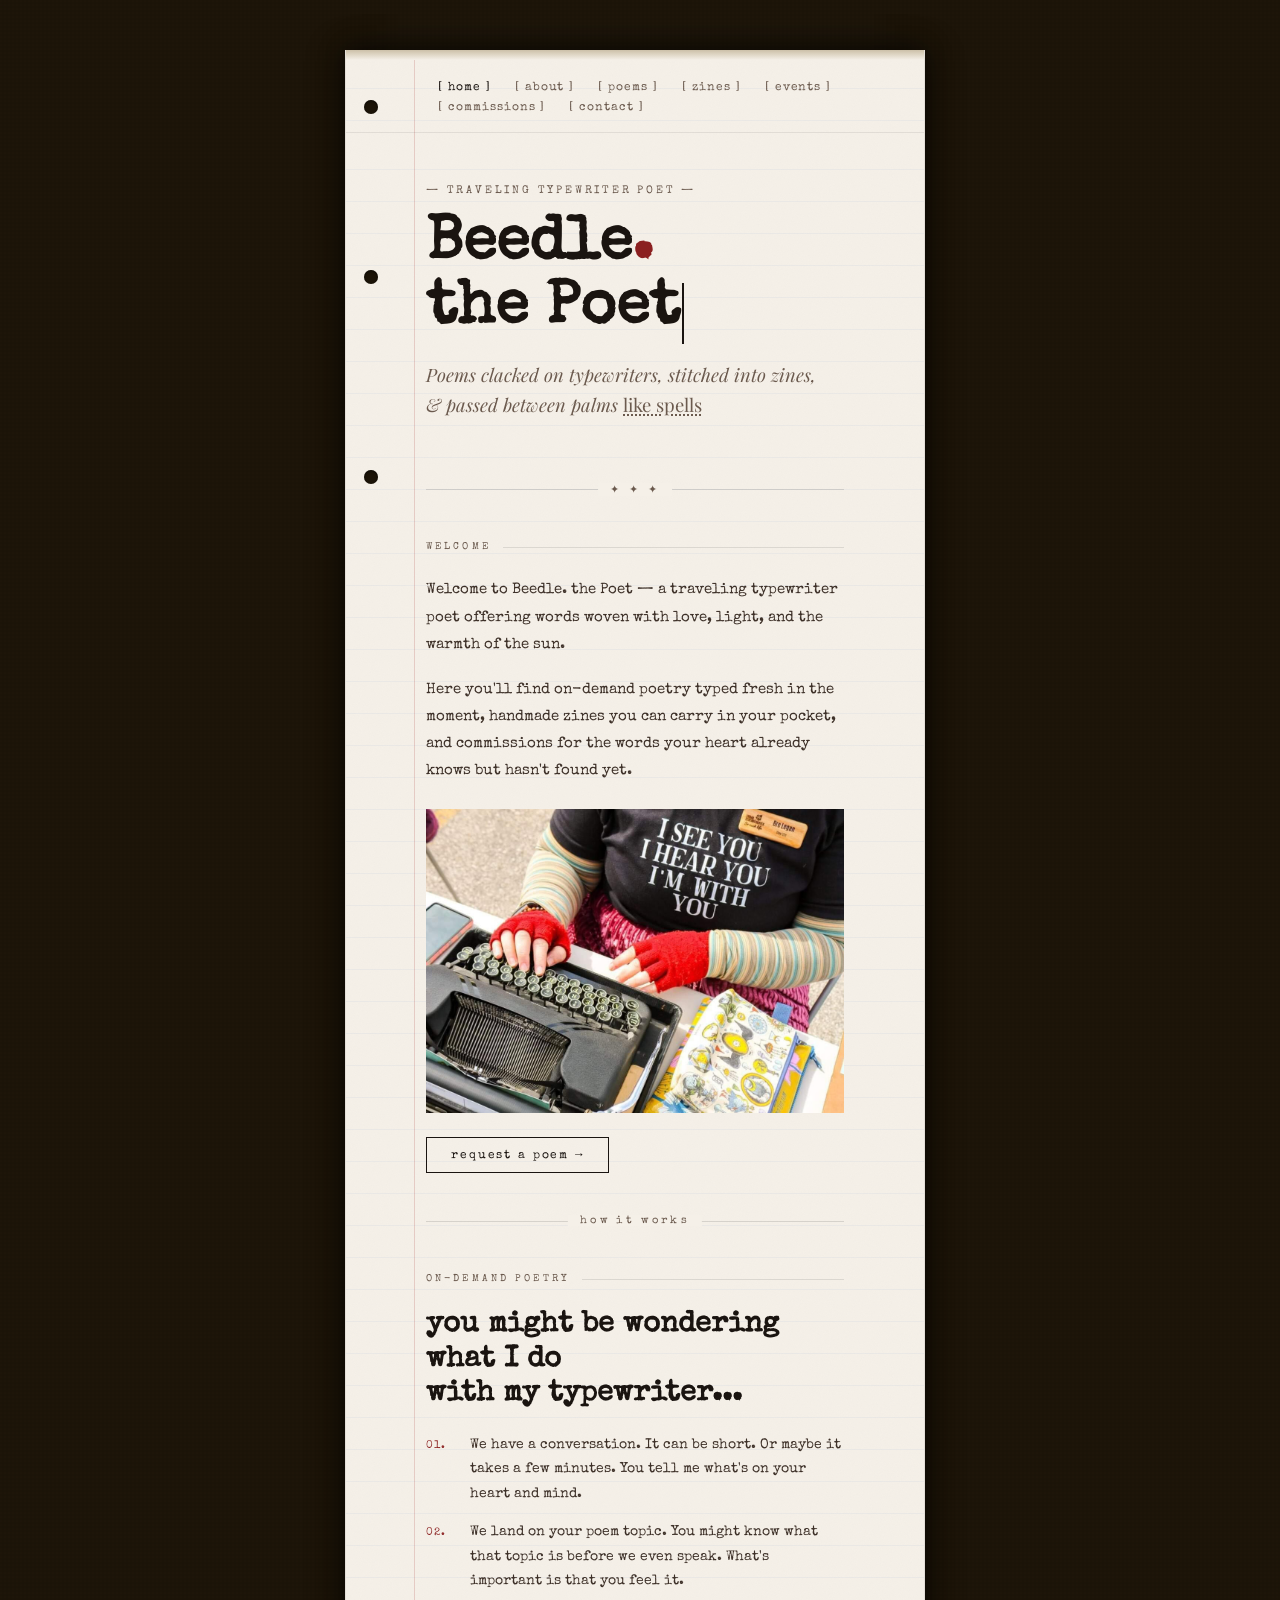
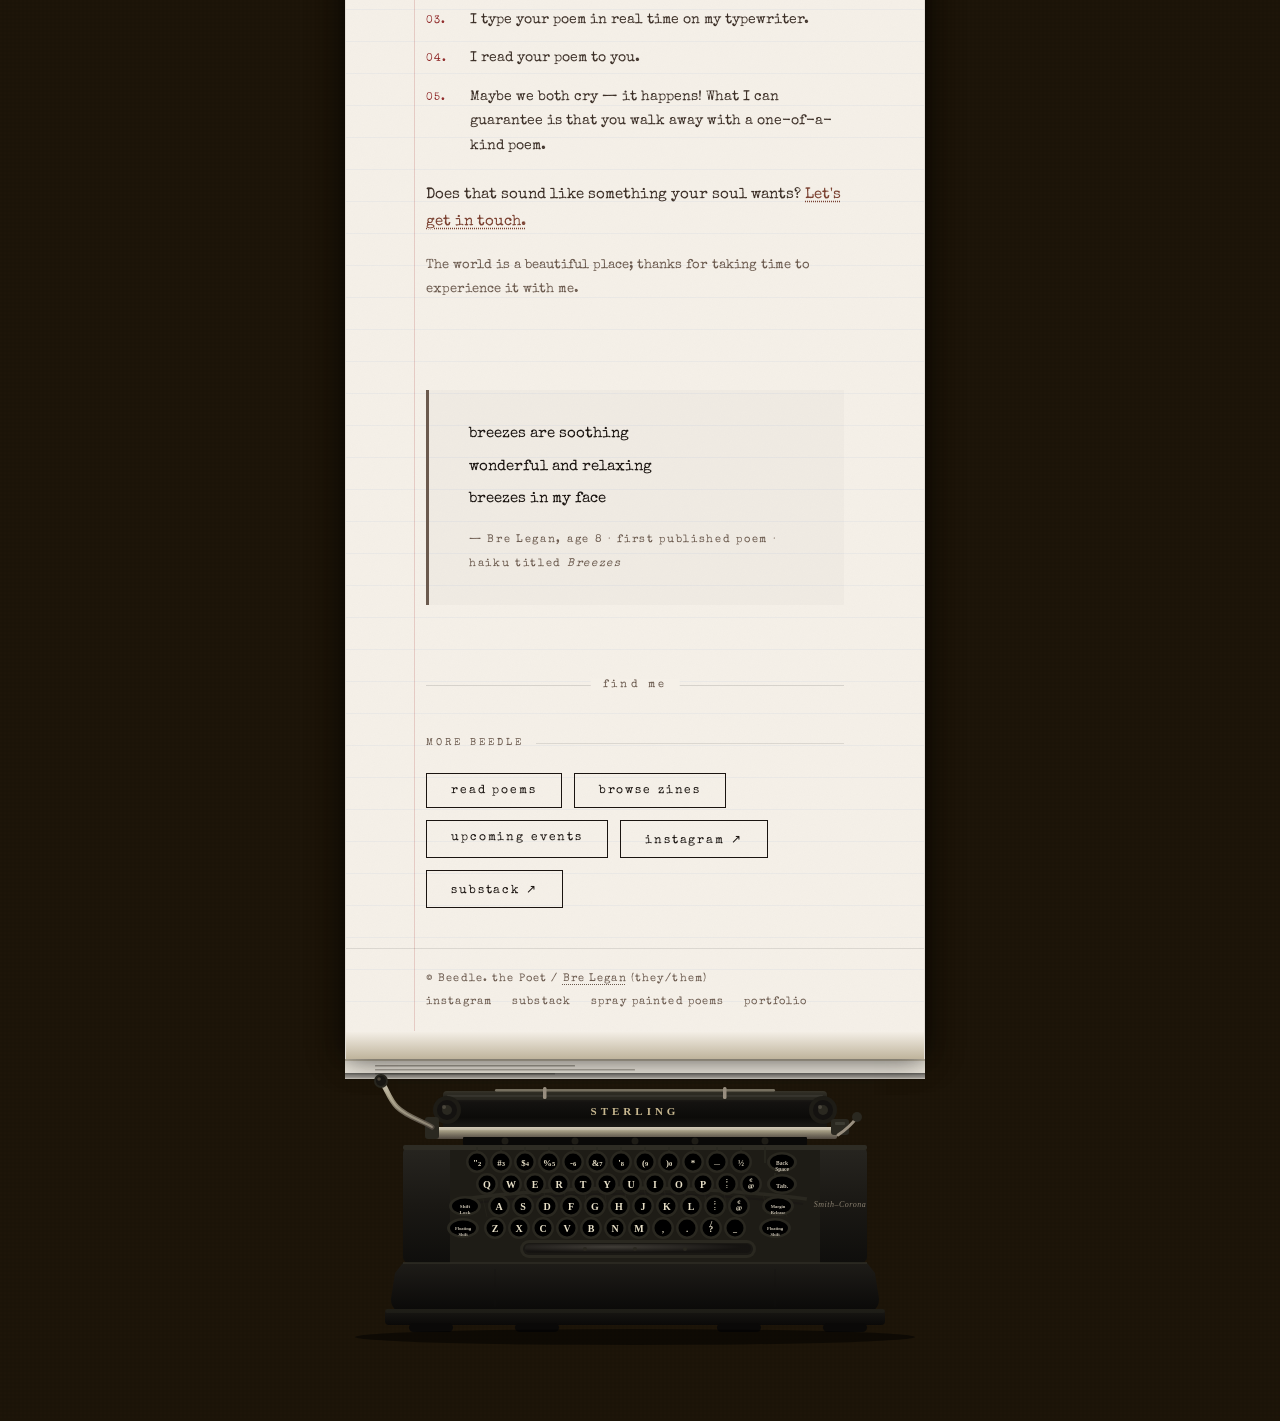
<file: index.html>
<!DOCTYPE html>
<html lang="en">
<head>
  <meta charset="UTF-8" />
  <meta name="viewport" content="width=device-width, initial-scale=1.0" />
  <title>Beedle. the Poet</title>
  <link rel="preconnect" href="https://fonts.googleapis.com">
  <link href="https://fonts.googleapis.com/css2?family=Special+Elite&family=Courier+Prime:ital,wght@0,400;0,700;1,400&family=Playfair+Display:ital@0;1&display=swap" rel="stylesheet">
  <style>
@import url('https://fonts.googleapis.com/css2?family=Special+Elite&family=Courier+Prime:ital,wght@0,400;0,700;1,400&family=Playfair+Display:ital@0;1&display=swap');

/* ─── Variables ─── */
:root {
  --paper:        #f5f0e8;
  --paper-dark:   #ede6d6;
  --paper-cream:  #faf7f0;
  --ink:          #1a1410;
  --ink-faded:    #3d3028;
  --ink-light:    #6b5a4e;
  --red-ink:      #8b2020;
  --rust:         #7a4030;
  --typewriter:   'Special Elite', 'Courier Prime', monospace;
  --serif:        'Playfair Display', Georgia, serif;
}

/* ─── Reset & Base ─── */
*, *::before, *::after { box-sizing: border-box; margin: 0; padding: 0; }
html { scroll-behavior: smooth; }

body {
  background-color: #1c1408;
  background-image:
    url("data:image/svg+xml,%3Csvg xmlns='http://www.w3.org/2000/svg' width='4' height='4'%3E%3Crect width='4' height='4' fill='%231c1408'/%3E%3Ccircle cx='1' cy='1' r='0.5' fill='%23261c0e' opacity='0.6'/%3E%3Ccircle cx='3' cy='3' r='0.5' fill='%23140e04' opacity='0.6'/%3E%3C/svg%3E");
  font-family: var(--typewriter);
  color: var(--ink);
  min-height: 100vh;
  overflow-x: hidden;
}

/* ─── Page wrapper — same width as typewriter SVG ─── */
.page-wrap {
  max-width: 690px;
  margin: 0 auto;
  padding-top: 50px;
  padding-left: 0;
  padding-right: 0;
}

/* ─── Outer shell that holds paper + typewriter together ─── */
.page-wrap .paper {
  margin-left: 7.25%;
  margin-right: 8.70%;
}

/* ════════════════════════════════
   TYPEWRITER FOOTER SVG
   ════════════════════════════════ */
.typewriter-footer {
  display: block;
  width: 100%;
  line-height: 0;
  font-size: 0;
  padding-bottom: 40px;
}
.typewriter-footer img {
  display: block;
  width: 100%;
  height: auto;
}

/* ─── Paper sheet ─── */
.paper {
  position: relative;
  background: var(--paper);
  border-left:  1px solid rgba(0,0,0,0.07);
  border-right: 1px solid rgba(0,0,0,0.07);
  box-shadow:
    -6px 0 30px rgba(0,0,0,0.35),
     6px 0 30px rgba(0,0,0,0.35),
     0 -4px 20px rgba(0,0,0,0.2);
}

/* Paper texture overlay */
.paper::after {
  content: '';
  position: absolute;
  inset: 0;
  background-image:
    url("data:image/svg+xml,%3Csvg xmlns='http://www.w3.org/2000/svg' width='300' height='300'%3E%3Cfilter id='n'%3E%3CfeTurbulence type='fractalNoise' baseFrequency='0.9' numOctaves='4' stitchTiles='stitch'/%3E%3CfeColorMatrix type='saturate' values='0'/%3E%3C/filter%3E%3Crect width='300' height='300' filter='url(%23n)' opacity='0.03'/%3E%3C/svg%3E");
  pointer-events: none;
  z-index: 1;
}

/* Ruled lines */
.paper-lines {
  position: absolute;
  inset: 0;
  pointer-events: none;
  z-index: 0;
}
.paper-lines::after {
  content: '';
  position: absolute;
  inset: 0;
  background-image: repeating-linear-gradient(
    to bottom,
    transparent 0px,
    transparent 31px,
    rgba(100,140,200,0.07) 31px,
    rgba(100,140,200,0.07) 32px
  );
  background-position: 0 88px;
}

/* Red margin line */
.margin-line {
  position: absolute;
  left: 68px; top: 0; bottom: 0;
  width: 1px;
  background: rgba(160,40,40,0.18);
  pointer-events: none;
  z-index: 2;
}

/* Hole punches */
.hole-punch {
  position: absolute;
  left: 18px;
  width: 14px; height: 14px;
  border-radius: 50%;
  background: #1c1408;
  box-shadow: inset 0 1px 3px rgba(0,0,0,0.6);
  z-index: 3;
}

/* Top edge of paper (where it curls out of platen) */
.paper-top-edge {
  height: 10px;
  background: linear-gradient(to bottom, #ccc0a8, var(--paper));
  position: relative;
  z-index: 5;
}

/* Bottom of paper fades into the typewriter slot */
.paper-bottom-fade {
  height: 28px;
  background: linear-gradient(to bottom, var(--paper), #bfb49c);
  position: relative;
  z-index: 4;
}

/* ─── Navigation ─── */
nav.site-nav {
  position: relative;
  z-index: 100;
  padding: 18px 80px 14px;
  display: flex;
  gap: 0;
  flex-wrap: wrap;
  border-bottom: 1px solid rgba(0,0,0,0.08);
}
nav.site-nav a {
  font-family: var(--typewriter);
  font-size: 0.75rem;
  letter-spacing: 0.08em;
  text-decoration: none;
  color: var(--ink-light);
  padding: 4px 12px;
  transition: color 0.2s;
  text-transform: lowercase;
}
nav.site-nav a::before { content: '[ '; }
nav.site-nav a::after  { content: ' ]'; }
nav.site-nav a:hover,
nav.site-nav a.active  { color: var(--ink); }

/* ─── Hero ─── */
.hero {
  position: relative;
  z-index: 10;
  padding: 48px 80px 40px;
}
.hero-eyebrow {
  font-family: var(--typewriter);
  font-size: 0.7rem;
  letter-spacing: 0.25em;
  color: var(--ink-light);
  text-transform: uppercase;
  margin-bottom: 12px;
}
.hero-title {
  font-family: var(--typewriter);
  font-size: clamp(2.4rem, 5vw, 3.8rem);
  line-height: 1.05;
  color: var(--ink);
}
.hero-title .period { color: var(--red-ink); }
.hero-subtitle {
  font-family: var(--serif);
  font-style: italic;
  font-size: clamp(0.95rem, 2vw, 1.15rem);
  color: var(--ink-light);
  margin-top: 16px;
  line-height: 1.6;
  max-width: 520px;
}
.hero-subtitle em {
  font-style: normal;
  text-decoration: underline;
  text-decoration-style: dotted;
  text-underline-offset: 3px;
}

/* Blinking cursor */
.cursor {
  display: inline-block;
  width: 2px; height: 1em;
  background: var(--ink);
  vertical-align: middle;
  animation: blink 1.1s step-end infinite;
  margin-left: 2px;
}
@keyframes blink { 0%,100%{opacity:1} 50%{opacity:0} }

/* ─── Divider ─── */
.divider {
  position: relative;
  z-index: 10;
  margin: 8px 80px;
  border: none;
  border-top: 1px solid rgba(0,0,0,0.12);
  overflow: visible;
}
.divider::after {
  content: attr(data-text);
  position: absolute;
  top: -0.6em; left: 50%;
  transform: translateX(-50%);
  background: var(--paper);
  padding: 0 12px;
  font-family: var(--typewriter);
  font-size: 0.7rem;
  letter-spacing: 0.3em;
  color: var(--ink-light);
}

/* ─── Sections ─── */
.section {
  position: relative;
  z-index: 10;
  padding: 40px 80px;
}
.section-label {
  font-family: var(--typewriter);
  font-size: 0.65rem;
  letter-spacing: 0.3em;
  text-transform: uppercase;
  color: var(--ink-light);
  margin-bottom: 20px;
  display: flex;
  align-items: center;
  gap: 12px;
}
.section-label::after {
  content: ''; flex: 1;
  height: 1px; background: rgba(0,0,0,0.1);
}

h2 {
  font-family: var(--typewriter);
  font-size: clamp(1.3rem,3vw,1.8rem);
  color: var(--ink); margin-bottom: 20px; line-height: 1.2;
}
h3 { font-family: var(--typewriter); font-size: 1.1rem; color: var(--ink); margin-bottom: 12px; }
p {
  font-family: var(--typewriter);
  font-size: 0.92rem; line-height: 1.85;
  color: var(--ink-faded); margin-bottom: 1.2em;
}
a { color: var(--rust); text-decoration: underline; text-decoration-style: dotted; text-underline-offset: 3px; }
a:hover { color: var(--red-ink); }

/* ─── Process list ─── */
.process-list { list-style: none; margin: 0 0 1.5em; }
.process-list li {
  display: flex; gap: 16px; margin-bottom: 14px;
  font-family: var(--typewriter); font-size: 0.9rem; line-height: 1.7; color: var(--ink-faded);
}
.process-list li .step-num {
  flex-shrink: 0; font-size: 0.7rem; color: var(--red-ink);
  letter-spacing: 0.1em; padding-top: 3px; min-width: 28px;
}

/* ─── Poem card ─── */
.poem-card {
  background: var(--paper-cream);
  border: 1px solid rgba(0,0,0,0.08);
  padding: 32px 36px; margin-bottom: 24px;
  box-shadow: 1px 2px 8px rgba(0,0,0,0.08);
}
.poem-title {
  font-size: 0.75rem; letter-spacing: 0.2em; text-transform: lowercase;
  color: var(--ink-light); margin-bottom: 16px; padding-bottom: 10px;
  border-bottom: 1px dashed rgba(0,0,0,0.15);
}
.poem-body { font-size: 0.92rem; line-height: 2; color: var(--ink); white-space: pre-line; }

/* ─── Zine cards ─── */
.zines-grid {
  display: grid; grid-template-columns: repeat(auto-fill, minmax(280px,1fr));
  gap: 24px; margin-top: 8px;
}
.zine-card {
  position: relative; background: var(--paper-cream);
  border: 1px solid rgba(0,0,0,0.1); padding: 28px 28px 24px;
  box-shadow: 2px 3px 12px rgba(0,0,0,0.1);
  transition: transform 0.2s, box-shadow 0.2s;
}
.zine-card:hover { transform: translateY(-2px) rotate(0.3deg); box-shadow: 4px 8px 24px rgba(0,0,0,0.15); }
.zine-spine { position: absolute; left: 0; top: 0; bottom: 0; width: 6px; }
.zine-year { font-size: 0.65rem; letter-spacing: 0.25em; color: var(--ink-light); margin-bottom: 8px; }
.zine-title { font-family: var(--typewriter); font-size: 1rem; color: var(--ink); margin-bottom: 8px; line-height: 1.3; }
.zine-subtitle { font-family: var(--serif); font-style: italic; font-size: 0.8rem; color: var(--ink-light); margin-bottom: 14px; }
.zine-desc { font-size: 0.8rem; line-height: 1.65; color: var(--ink-faded); margin-bottom: 0; }

/* ─── FAQ ─── */
.faq-item { margin-bottom: 20px; padding-left: 20px; border-left: 2px solid rgba(0,0,0,0.08); }
.faq-q { font-family: var(--typewriter); font-size: 0.88rem; font-weight: 700; color: var(--ink); margin-bottom: 6px; }
.faq-q::before { content: 'Q: '; color: var(--red-ink); }
.faq-a { font-size: 0.85rem; line-height: 1.7; color: var(--ink-faded); margin: 0; }
.faq-a::before { content: 'A: '; color: var(--ink-light); }

/* ─── CTA box ─── */
.contact-box {
  background: var(--paper-dark); border: 1px dashed rgba(0,0,0,0.2);
  padding: 36px; text-align: center; margin: 0 0 12px;
}
.contact-box p { font-size: 0.88rem; max-width: 460px; margin: 0 auto 20px; }

/* ─── Buttons ─── */
.btn {
  display: inline-block; font-family: var(--typewriter);
  font-size: 0.78rem; letter-spacing: 0.15em; text-transform: lowercase;
  text-decoration: none; color: var(--ink); border: 1.5px solid var(--ink);
  padding: 10px 24px; transition: background 0.2s, color 0.2s;
}
.btn:hover { background: var(--ink); color: var(--paper); text-decoration: none; }
.btn-ink { background: var(--ink); color: var(--paper); }
.btn-ink:hover { background: var(--ink-faded); color: var(--paper); }

/* ─── Haiku ─── */
.haiku {
  margin: 32px 0; padding: 28px 40px;
  border-left: 3px solid var(--ink-light);
  font-family: var(--typewriter); font-size: 0.92rem; line-height: 2.2;
  color: var(--ink); background: rgba(0,0,0,0.02);
}
.haiku cite {
  display: block; margin-top: 12px;
  font-size: 0.7rem; letter-spacing: 0.15em;
  color: var(--ink-light); font-style: normal;
}

/* ─── Sticker ─── */
.sticker {
  display: inline-block; font-family: var(--typewriter); font-size: 0.65rem;
  letter-spacing: 0.1em; padding: 4px 10px; border: 1px solid rgba(0,0,0,0.2);
  color: var(--ink-light); margin-bottom: 8px; text-transform: uppercase;
}

/* ─── Bio grid ─── */
.bio-grid { display: grid; grid-template-columns: 1fr 1fr; gap: 40px; align-items: start; }
@media (max-width: 600px) { .bio-grid { grid-template-columns: 1fr; } }

/* ─── Event list ─── */
.event-list { list-style: none; }
.event-list li {
  padding: 6px 0; font-size: 0.88rem; color: var(--ink-faded);
  border-bottom: 1px dotted rgba(0,0,0,0.1); display: flex; gap: 12px;
}
.event-list li::before { content: '•'; color: var(--red-ink); flex-shrink: 0; }

/* ─── Poems intro ─── */
.poems-intro {
  font-family: var(--serif); font-style: italic; font-size: 1rem; line-height: 1.8;
  color: var(--ink-light); border-bottom: 1px dashed rgba(0,0,0,0.12);
  padding-bottom: 24px; margin-bottom: 32px;
}

/* ─── Responsive ─── */
@media (max-width: 700px) {
  .section, .hero, nav.site-nav { padding-left: 36px; padding-right: 28px; }
  .divider { margin-left: 36px; margin-right: 36px; }
  .margin-line { left: 28px; }
  .zines-grid { grid-template-columns: 1fr; }
}

  </style>
</head>
<body>
<div class="page-wrap">
  <div class="paper">
    <div class="paper-top-edge"></div>
    <div class="paper-lines"></div>
    <div class="margin-line"></div>
    <div class="hole-punch" style="top:50px"></div>
    <div class="hole-punch" style="top:220px"></div>
    <div class="hole-punch" style="top:420px"></div>
    <nav class="site-nav">
      <a href="index.html" class="active">home</a>
      <a href="about.html">about</a>
      <a href="poems.html">poems</a>
      <a href="zines.html">zines</a>
      <a href="events.html">events</a>
      <a href="commissions.html">commissions</a>
      <a href="contact.html">contact</a>
    </nav>
    <header class="hero">
      <p class="hero-eyebrow">— traveling typewriter poet —</p>
      <h1 class="hero-title">Beedle<span class="period">.</span><br>the Poet<span class="cursor"></span></h1>
      <p class="hero-subtitle">Poems clacked on typewriters, stitched into zines,<br>&amp; passed between palms <em>like spells</em></p>
    </header>
    <hr class="divider" data-text="✦ ✦ ✦" />
    <section class="section">
      <p class="section-label">welcome</p>
      <p>Welcome to Beedle. the Poet — a traveling typewriter poet offering words woven with love, light, and the warmth of the sun.</p>
      <p>Here you'll find on-demand poetry typed fresh in the moment, handmade zines you can carry in your pocket, and commissions for the words your heart already knows but hasn't found yet.</p>
     <img src="typing-aerial.PNG" alt="Aerial view of hands typing on the Smith-Corona Sterling" style="width:100%;margin:24px 0;display:block;" />
      <a href="commissions.html" class="btn">request a poem →</a>
    </section>
    <hr class="divider" data-text="how it works" />
    <section class="section">
      <p class="section-label">on-demand poetry</p>
      <h2>you might be wondering what I do<br>with my typewriter...</h2>
      <ol class="process-list">
        <li><span class="step-num">01.</span> We have a conversation. It can be short. Or maybe it takes a few minutes. You tell me what's on your heart and mind.</li>
        <li><span class="step-num">02.</span> We land on your poem topic. You might know what that topic is before we even speak. What's important is that you feel it.</li>
        <li><span class="step-num">03.</span> I type your poem in real time on my typewriter.</li>
        <li><span class="step-num">04.</span> I read your poem to you.</li>
        <li><span class="step-num">05.</span> Maybe we both cry — it happens! What I can guarantee is that you walk away with a one-of-a-kind poem.</li>
      </ol>
      <p>Does that sound like something your soul wants? <a href="contact.html">Let's get in touch.</a></p>
      <p style="font-size:0.82rem;color:var(--ink-light);margin-top:8px;">The world is a beautiful place; thanks for taking time to experience it with me.</p>
    </section>
    <section class="section" style="padding-top:0;">
      <div class="haiku">breezes are soothing<br>wonderful and relaxing<br>breezes in my face<cite>— Bre Legan, age 8 · first published poem · haiku titled <em>Breezes</em></cite></div>
    </section>
    <hr class="divider" data-text="find me" />
    <section class="section">
      <p class="section-label">more beedle</p>
      <div style="display:flex;flex-wrap:wrap;gap:12px;">
        <a href="poems.html" class="btn">read poems</a>
        <a href="zines.html" class="btn">browse zines</a>
        <a href="events.html" class="btn">upcoming events</a>
        <a href="https://www.instagram.com/beedle.thepoet" target="_blank" class="btn">instagram ↗</a>
        <a href="https://thebecomingrambles.substack.com/t/poetics" target="_blank" class="btn">substack ↗</a>
      </div>
    </section>
    <footer class="site-footer" style="position:relative;z-index:10;padding:24px 80px;border-top:1px solid rgba(0,0,0,0.1);display:flex;justify-content:space-between;align-items:center;flex-wrap:wrap;gap:12px;">
      <span style="font-family:var(--typewriter);font-size:0.7rem;letter-spacing:0.1em;color:var(--ink-light);">© Beedle. the Poet / <a href="https://brelegan.com" target="_blank" style="color:inherit;">Bre Legan</a> (they/them)</span>
      <nav style="display:flex;gap:20px;">
        <a href="https://www.instagram.com/beedle.thepoet" target="_blank" style="font-family:var(--typewriter);font-size:0.7rem;letter-spacing:0.1em;color:var(--ink-light);text-decoration:none;">instagram</a>
        <a href="https://thebecomingrambles.substack.com/t/poetics" target="_blank" style="font-family:var(--typewriter);font-size:0.7rem;letter-spacing:0.1em;color:var(--ink-light);text-decoration:none;">substack</a>
        <a href="https://spraypaintedpoems.com" target="_blank" style="font-family:var(--typewriter);font-size:0.7rem;letter-spacing:0.1em;color:var(--ink-light);text-decoration:none;">spray painted poems</a>
        <a href="https://brelegan.com" target="_blank" style="font-family:var(--typewriter);font-size:0.7rem;letter-spacing:0.1em;color:var(--ink-light);text-decoration:none;">portfolio</a>
      </nav>
    </footer>
    <div class="paper-bottom-fade"></div>
  </div>
  <div class="typewriter-footer">
<svg width="100%" viewBox="0 0 690 320" role="img" xmlns="http://www.w3.org/2000/svg" style="">
<title style="fill:rgb(0, 0, 0);stroke:none;color:rgb(0, 0, 0);stroke-width:1px;stroke-linecap:butt;stroke-linejoin:miter;opacity:1;font-family:&quot;Anthropic Sans&quot;, -apple-system, BlinkMacSystemFont, &quot;Segoe UI&quot;, sans-serif;font-size:16px;font-weight:400;text-anchor:start;dominant-baseline:auto">Smith-Corona Sterling typewriter illustration</title>
<desc style="fill:rgb(0, 0, 0);stroke:none;color:rgb(0, 0, 0);stroke-width:1px;stroke-linecap:butt;stroke-linejoin:miter;opacity:1;font-family:&quot;Anthropic Sans&quot;, -apple-system, BlinkMacSystemFont, &quot;Segoe UI&quot;, sans-serif;font-size:16px;font-weight:400;text-anchor:start;dominant-baseline:auto">Front-facing illustration of a 1943 Smith-Corona Sterling typewriter, black body with round glass-topped keys on tall stems, prominent chrome carriage return lever, STERLING badge on platen bar, paper emerging from the top.</desc>
<defs>
  <linearGradient id="bodyG" x1="0" y1="0" x2="0" y2="1">
    <stop offset="0%" stop-color="#272520"/>
    <stop offset="50%" stop-color="#1a1814"/>
    <stop offset="100%" stop-color="#0f0e0c"/>
  </linearGradient>
  <linearGradient id="platenG" x1="0" y1="0" x2="0" y2="1">
    <stop offset="0%" stop-color="#353228"/>
    <stop offset="30%" stop-color="#141210"/>
    <stop offset="70%" stop-color="#0c0b09"/>
    <stop offset="100%" stop-color="#1e1c18"/>
  </linearGradient>
  <linearGradient id="chromeG" x1="0" y1="0" x2="0" y2="1">
    <stop offset="0%" stop-color="#d8d0c0"/>
    <stop offset="35%" stop-color="#a09880"/>
    <stop offset="65%" stop-color="#787060"/>
    <stop offset="100%" stop-color="#504840"/>
  </linearGradient>
  <linearGradient id="keyG" cx="38%" cy="32%" r="58%" gradientUnits="objectBoundingBox">
    <stop offset="0%" stop-color="#4a4640" stop-opacity="0.7"/>
    <stop offset="100%" stop-color="#1a1814" stop-opacity="0.95"/>
  </linearGradient>
  <radialGradient id="keyRad" cx="38%" cy="32%" r="58%">
    <stop offset="0%" stop-color="#4a4640"/>
    <stop offset="100%" stop-color="#141210"/>
  </radialGradient>
  <radialGradient id="keyShine" cx="35%" cy="28%" r="55%">
    <stop offset="0%" stop-color="#c8c0b0" stop-opacity="0.55"/>
    <stop offset="45%" stop-color="#706860" stop-opacity="0.2"/>
    <stop offset="100%" stop-color="#141210" stop-opacity="0.9"/>
  </radialGradient>
  <linearGradient id="baseG" x1="0" y1="0" x2="0" y2="1">
    <stop offset="0%" stop-color="#1a1814"/>
    <stop offset="100%" stop-color="#0a0908"/>
  </linearGradient>
  <linearGradient id="paperFade" x1="0" y1="0" x2="0" y2="1">
    <stop offset="0%" stop-color="rgba(0,0,0,0.6)"/>
    <stop offset="100%" stop-color="rgba(0,0,0,0)"/>
  </linearGradient>
  <linearGradient id="skirtG" x1="0" y1="0" x2="0" y2="1">
    <stop offset="0%" stop-color="#1e1c18"/>
    <stop offset="100%" stop-color="#0a0908"/>
  </linearGradient>
<mask id="imagine-text-gaps-62n0mh" maskUnits="userSpaceOnUse"><rect x="0" y="0" width="690" height="320" fill="white"/><rect x="291.03125" y="43.5" width="97.9375" height="17" fill="black" rx="2"/><rect x="511.71875" y="138.5" width="66.5625" height="13.5" fill="black" rx="2"/><rect x="-8.34375" y="-6.5" width="16.6875" height="14.5" fill="black" rx="2"/><rect x="-9.203125" y="-6.5" width="18.40625" height="14.5" fill="black" rx="2"/><rect x="-9" y="-6.5" width="18" height="14.5" fill="black" rx="2"/><rect x="-9.90625" y="-6.5" width="19.8125" height="14.5" fill="black" rx="2"/><rect x="-7.8125" y="-6.5" width="15.625" height="14.5" fill="black" rx="2"/><rect x="-9.40625" y="-6.5" width="18.8125" height="14.5" fill="black" rx="2"/><rect x="-7.421875" y="-6.5" width="14.84375" height="14.5" fill="black" rx="2"/><rect x="-8.125" y="-6.5" width="16.25" height="14.5" fill="black" rx="2"/><rect x="-8.296875" y="-6.5" width="16.59375" height="14.5" fill="black" rx="2"/><rect x="-6.171875" y="-6.5" width="12.34375" height="14.5" fill="black" rx="2"/><rect x="-6.796875" y="-4.5" width="13.59375" height="11.5" fill="black" rx="2"/><rect x="-8.296875" y="-5.5" width="16.59375" height="13.5" fill="black" rx="2"/><rect x="-12.265625" y="-4.5" width="24.53125" height="16.5" fill="black" rx="2"/><rect x="-8.109375" y="-7.5" width="16.21875" height="16" fill="black" rx="2"/><rect x="-9.640625" y="-7.5" width="19.28125" height="16" fill="black" rx="2"/><rect x="-7.609375" y="-7.5" width="15.21875" height="16" fill="black" rx="2"/><rect x="-8" y="-7.5" width="16" height="16" fill="black" rx="2"/><rect x="-7.421875" y="-7.5" width="14.84375" height="16" fill="black" rx="2"/><rect x="-7.671875" y="-7.5" width="15.34375" height="16" fill="black" rx="2"/><rect x="-8.171875" y="-7.5" width="16.34375" height="16" fill="black" rx="2"/><rect x="-6.234375" y="-7.5" width="12.46875" height="16" fill="black" rx="2"/><rect x="-8.109375" y="-7.5" width="16.21875" height="16" fill="black" rx="2"/><rect x="-7.515625" y="-7.5" width="15.03125" height="16" fill="black" rx="2"/><rect x="-5.296875" y="-11" width="10.59375" height="18.5" fill="black" rx="2"/><rect x="-7.390625" y="-11" width="14.78125" height="18.5" fill="black" rx="2"/><rect x="-11.328125" y="-4.5" width="22.65625" height="11.5" fill="black" rx="2"/><rect x="-10.21875" y="-5" width="20.4375" height="16" fill="black" rx="2"/><rect x="-7.796875" y="-7.5" width="15.59375" height="16" fill="black" rx="2"/><rect x="-7.25" y="-7.5" width="14.5" height="16" fill="black" rx="2"/><rect x="-8.171875" y="-7.5" width="16.34375" height="16" fill="black" rx="2"/><rect x="-7.359375" y="-7.5" width="14.71875" height="16" fill="black" rx="2"/><rect x="-8.046875" y="-7.5" width="16.09375" height="16" fill="black" rx="2"/><rect x="-8.578125" y="-7.5" width="17.15625" height="16" fill="black" rx="2"/><rect x="-6.984375" y="-7.5" width="13.96875" height="16" fill="black" rx="2"/><rect x="-8.09375" y="-7.5" width="16.1875" height="16" fill="black" rx="2"/><rect x="-7.4375" y="-7.5" width="14.875" height="16" fill="black" rx="2"/><rect x="-5.296875" y="-10.5" width="10.59375" height="18" fill="black" rx="2"/><rect x="-7.390625" y="-10.5" width="14.78125" height="18" fill="black" rx="2"/><rect x="-12.9375" y="-4.5" width="25.875" height="15" fill="black" rx="2"/><rect x="-13.609375" y="-4.5" width="27.21875" height="15" fill="black" rx="2"/><rect x="-7.453125" y="-7.5" width="14.90625" height="16" fill="black" rx="2"/><rect x="-8.046875" y="-7.5" width="16.09375" height="16" fill="black" rx="2"/><rect x="-7.578125" y="-7.5" width="15.15625" height="16" fill="black" rx="2"/><rect x="-7.8125" y="-7.5" width="15.625" height="16" fill="black" rx="2"/><rect x="-7.796875" y="-7.5" width="15.59375" height="16" fill="black" rx="2"/><rect x="-8.203125" y="-7.5" width="16.40625" height="16" fill="black" rx="2"/><rect x="-9.125" y="-7.5" width="18.25" height="16" fill="black" rx="2"/><rect x="-5.3125" y="-6" width="10.625" height="13.5" fill="black" rx="2"/><rect x="-5.484375" y="-6.5" width="10.96875" height="14.5" fill="black" rx="2"/><rect x="-6.46875" y="-12" width="12.9375" height="19.5" fill="black" rx="2"/><rect x="-6.8125" y="-6" width="13.625" height="13.5" fill="black" rx="2"/><rect x="-13.609375" y="-4.5" width="27.21875" height="15" fill="black" rx="2"/></mask></defs>





<!-- ═══ PAPER emerging from platen (top) ═══ -->
<rect x="50" y="0" width="580" height="20" fill="#f5f0e8" style="fill:rgb(240, 235, 224);stroke:none;color:rgb(0, 0, 0);stroke-width:1px;stroke-linecap:butt;stroke-linejoin:miter;opacity:1;font-family:&quot;Anthropic Sans&quot;, -apple-system, BlinkMacSystemFont, &quot;Segoe UI&quot;, sans-serif;font-size:16px;font-weight:400;text-anchor:start;dominant-baseline:auto"/>
<rect x="50" y="0" width="580" height="2" fill="#e0dbd0" style="fill:rgb(205, 196, 176);stroke:none;color:rgb(0, 0, 0);stroke-width:1px;stroke-linecap:butt;stroke-linejoin:miter;opacity:1;font-family:&quot;Anthropic Sans&quot;, -apple-system, BlinkMacSystemFont, &quot;Segoe UI&quot;, sans-serif;font-size:16px;font-weight:400;text-anchor:start;dominant-baseline:auto"/>
<line x1="50" y1="18" x2="630" y2="18" stroke="rgba(0,0,0,0.12)" stroke-width="1" style="fill:rgb(0, 0, 0);stroke:rgba(0, 0, 0, 0.12);color:rgb(0, 0, 0);stroke-width:1px;stroke-linecap:butt;stroke-linejoin:miter;opacity:1;font-family:&quot;Anthropic Sans&quot;, -apple-system, BlinkMacSystemFont, &quot;Segoe UI&quot;, sans-serif;font-size:16px;font-weight:400;text-anchor:start;dominant-baseline:auto"/>
<!-- typed text lines on paper (decorative) -->
<rect x="80" y="6" width="200" height="1.5" rx="0.5" fill="rgba(30,25,15,0.35)" style="fill:rgba(30, 25, 15, 0.35);stroke:none;color:rgb(0, 0, 0);stroke-width:1px;stroke-linecap:butt;stroke-linejoin:miter;opacity:1;font-family:&quot;Anthropic Sans&quot;, -apple-system, BlinkMacSystemFont, &quot;Segoe UI&quot;, sans-serif;font-size:16px;font-weight:400;text-anchor:start;dominant-baseline:auto"/>
<rect x="80" y="10" width="260" height="1.5" rx="0.5" fill="rgba(30,25,15,0.3)" style="fill:rgba(30, 25, 15, 0.3);stroke:none;color:rgb(0, 0, 0);stroke-width:1px;stroke-linecap:butt;stroke-linejoin:miter;opacity:1;font-family:&quot;Anthropic Sans&quot;, -apple-system, BlinkMacSystemFont, &quot;Segoe UI&quot;, sans-serif;font-size:16px;font-weight:400;text-anchor:start;dominant-baseline:auto"/>
<rect x="80" y="14" width="180" height="1.5" rx="0.5" fill="rgba(30,25,15,0.25)" style="fill:rgba(30, 25, 15, 0.25);stroke:none;color:rgb(0, 0, 0);stroke-width:1px;stroke-linecap:butt;stroke-linejoin:miter;opacity:1;font-family:&quot;Anthropic Sans&quot;, -apple-system, BlinkMacSystemFont, &quot;Segoe UI&quot;, sans-serif;font-size:16px;font-weight:400;text-anchor:start;dominant-baseline:auto"/>
<rect x="80" y="18" width="0" height="1.5" rx="0.5" fill="rgba(30,25,15,0.2)" style="fill:rgba(30, 25, 15, 0.2);stroke:none;color:rgb(0, 0, 0);stroke-width:1px;stroke-linecap:butt;stroke-linejoin:miter;opacity:1;font-family:&quot;Anthropic Sans&quot;, -apple-system, BlinkMacSystemFont, &quot;Segoe UI&quot;, sans-serif;font-size:16px;font-weight:400;text-anchor:start;dominant-baseline:auto"/>
<!-- paper shadow onto machine -->
<rect x="50" y="14" width="580" height="8" fill="url(#paperFade)" style="stroke:none;color:rgb(0, 0, 0);stroke-width:1px;stroke-linecap:butt;stroke-linejoin:miter;opacity:1;font-family:&quot;Anthropic Sans&quot;, -apple-system, BlinkMacSystemFont, &quot;Segoe UI&quot;, sans-serif;font-size:16px;font-weight:400;text-anchor:start;dominant-baseline:auto"/>

<!-- ═══ CARRIAGE ASSEMBLY ═══ -->
<!-- Main platen bar — wide, high-profile -->
<rect x="148" y="32" width="384" height="38" rx="4" fill="url(#platenG)" style="stroke:none;color:rgb(0, 0, 0);stroke-width:1px;stroke-linecap:butt;stroke-linejoin:miter;opacity:1;font-family:&quot;Anthropic Sans&quot;, -apple-system, BlinkMacSystemFont, &quot;Segoe UI&quot;, sans-serif;font-size:16px;font-weight:400;text-anchor:start;dominant-baseline:auto"/>
<!-- platen cylinder highlight -->
<rect x="152" y="34" width="376" height="7" rx="3" fill="#2e2c24" opacity="0.6" style="fill:rgb(46, 44, 36);stroke:none;color:rgb(0, 0, 0);stroke-width:1px;stroke-linecap:butt;stroke-linejoin:miter;opacity:0.6;font-family:&quot;Anthropic Sans&quot;, -apple-system, BlinkMacSystemFont, &quot;Segoe UI&quot;, sans-serif;font-size:16px;font-weight:400;text-anchor:start;dominant-baseline:auto"/>
<rect x="152" y="36" width="376" height="2" rx="1" fill="#484440" opacity="0.4" style="fill:rgb(72, 68, 64);stroke:none;color:rgb(0, 0, 0);stroke-width:1px;stroke-linecap:butt;stroke-linejoin:miter;opacity:0.4;font-family:&quot;Anthropic Sans&quot;, -apple-system, BlinkMacSystemFont, &quot;Segoe UI&quot;, sans-serif;font-size:16px;font-weight:400;text-anchor:start;dominant-baseline:auto"/>
<!-- STERLING badge text -->
<text x="340" y="56" font-family="Georgia,serif" font-size="11" font-weight="bold" fill="#c8b890" text-anchor="middle" letter-spacing="4" style="fill:rgb(200, 184, 144);stroke:none;color:rgb(0, 0, 0);stroke-width:1px;stroke-linecap:butt;stroke-linejoin:miter;opacity:1;font-family:Georgia, serif;font-size:11px;font-weight:700;text-anchor:middle;dominant-baseline:auto">STERLING</text>

<!-- Platen knob left -->
<circle cx="152" cy="51" r="14" fill="#1e1c16" style="fill:rgb(30, 28, 22);stroke:none;color:rgb(0, 0, 0);stroke-width:1px;stroke-linecap:butt;stroke-linejoin:miter;opacity:1;font-family:&quot;Anthropic Sans&quot;, -apple-system, BlinkMacSystemFont, &quot;Segoe UI&quot;, sans-serif;font-size:16px;font-weight:400;text-anchor:start;dominant-baseline:auto"/>
<circle cx="152" cy="51" r="10" fill="#141210" style="fill:rgb(20, 18, 16);stroke:none;color:rgb(0, 0, 0);stroke-width:1px;stroke-linecap:butt;stroke-linejoin:miter;opacity:1;font-family:&quot;Anthropic Sans&quot;, -apple-system, BlinkMacSystemFont, &quot;Segoe UI&quot;, sans-serif;font-size:16px;font-weight:400;text-anchor:start;dominant-baseline:auto"/>
<circle cx="152" cy="51" r="5" fill="#2a2820" style="fill:rgb(42, 40, 32);stroke:none;color:rgb(0, 0, 0);stroke-width:1px;stroke-linecap:butt;stroke-linejoin:miter;opacity:1;font-family:&quot;Anthropic Sans&quot;, -apple-system, BlinkMacSystemFont, &quot;Segoe UI&quot;, sans-serif;font-size:16px;font-weight:400;text-anchor:start;dominant-baseline:auto"/>
<circle cx="149" cy="48" r="2" fill="#5a5448" opacity="0.7" style="fill:rgb(90, 84, 72);stroke:none;color:rgb(0, 0, 0);stroke-width:1px;stroke-linecap:butt;stroke-linejoin:miter;opacity:0.7;font-family:&quot;Anthropic Sans&quot;, -apple-system, BlinkMacSystemFont, &quot;Segoe UI&quot;, sans-serif;font-size:16px;font-weight:400;text-anchor:start;dominant-baseline:auto"/>
<!-- Platen knob right -->
<circle cx="528" cy="51" r="14" fill="#1e1c16" style="fill:rgb(30, 28, 22);stroke:none;color:rgb(0, 0, 0);stroke-width:1px;stroke-linecap:butt;stroke-linejoin:miter;opacity:1;font-family:&quot;Anthropic Sans&quot;, -apple-system, BlinkMacSystemFont, &quot;Segoe UI&quot;, sans-serif;font-size:16px;font-weight:400;text-anchor:start;dominant-baseline:auto"/>
<circle cx="528" cy="51" r="10" fill="#141210" style="fill:rgb(20, 18, 16);stroke:none;color:rgb(0, 0, 0);stroke-width:1px;stroke-linecap:butt;stroke-linejoin:miter;opacity:1;font-family:&quot;Anthropic Sans&quot;, -apple-system, BlinkMacSystemFont, &quot;Segoe UI&quot;, sans-serif;font-size:16px;font-weight:400;text-anchor:start;dominant-baseline:auto"/>
<circle cx="528" cy="51" r="5" fill="#2a2820" style="fill:rgb(42, 40, 32);stroke:none;color:rgb(0, 0, 0);stroke-width:1px;stroke-linecap:butt;stroke-linejoin:miter;opacity:1;font-family:&quot;Anthropic Sans&quot;, -apple-system, BlinkMacSystemFont, &quot;Segoe UI&quot;, sans-serif;font-size:16px;font-weight:400;text-anchor:start;dominant-baseline:auto"/>
<circle cx="525" cy="48" r="2" fill="#5a5448" opacity="0.7" style="fill:rgb(90, 84, 72);stroke:none;color:rgb(0, 0, 0);stroke-width:1px;stroke-linecap:butt;stroke-linejoin:miter;opacity:0.7;font-family:&quot;Anthropic Sans&quot;, -apple-system, BlinkMacSystemFont, &quot;Segoe UI&quot;, sans-serif;font-size:16px;font-weight:400;text-anchor:start;dominant-baseline:auto"/>

<!-- Paper bail wire -->
<rect x="200" y="30" width="280" height="2.5" rx="1.2" fill="#888070" opacity="0.85" style="fill:rgb(136, 128, 112);stroke:none;color:rgb(0, 0, 0);stroke-width:1px;stroke-linecap:butt;stroke-linejoin:miter;opacity:0.85;font-family:&quot;Anthropic Sans&quot;, -apple-system, BlinkMacSystemFont, &quot;Segoe UI&quot;, sans-serif;font-size:16px;font-weight:400;text-anchor:start;dominant-baseline:auto"/>
<rect x="248" y="28" width="3.5" height="12" rx="1.5" fill="#9a9080" style="fill:rgb(154, 144, 128);stroke:none;color:rgb(0, 0, 0);stroke-width:1px;stroke-linecap:butt;stroke-linejoin:miter;opacity:1;font-family:&quot;Anthropic Sans&quot;, -apple-system, BlinkMacSystemFont, &quot;Segoe UI&quot;, sans-serif;font-size:16px;font-weight:400;text-anchor:start;dominant-baseline:auto"/>
<rect x="428" y="28" width="3.5" height="12" rx="1.5" fill="#9a9080" style="fill:rgb(154, 144, 128);stroke:none;color:rgb(0, 0, 0);stroke-width:1px;stroke-linecap:butt;stroke-linejoin:miter;opacity:1;font-family:&quot;Anthropic Sans&quot;, -apple-system, BlinkMacSystemFont, &quot;Segoe UI&quot;, sans-serif;font-size:16px;font-weight:400;text-anchor:start;dominant-baseline:auto"/>

<!-- Carriage rail -->
<rect x="138" y="68" width="404" height="12" rx="2" fill="url(#chromeG)" style="stroke:none;color:rgb(0, 0, 0);stroke-width:1px;stroke-linecap:butt;stroke-linejoin:miter;opacity:1;font-family:&quot;Anthropic Sans&quot;, -apple-system, BlinkMacSystemFont, &quot;Segoe UI&quot;, sans-serif;font-size:16px;font-weight:400;text-anchor:start;dominant-baseline:auto"/>
<rect x="138" y="68" width="404" height="3" rx="1" fill="#d0c8b4" opacity="0.5" style="fill:rgb(208, 200, 180);stroke:none;color:rgb(0, 0, 0);stroke-width:1px;stroke-linecap:butt;stroke-linejoin:miter;opacity:0.5;font-family:&quot;Anthropic Sans&quot;, -apple-system, BlinkMacSystemFont, &quot;Segoe UI&quot;, sans-serif;font-size:16px;font-weight:400;text-anchor:start;dominant-baseline:auto"/>

<!-- ═══ CARRIAGE RETURN LEVER — chrome S-curve, left side ═══ -->
<!-- Base mount on carriage left -->
<rect x="130" y="58" width="14" height="22" rx="3" fill="#2a2820" style="fill:rgb(42, 40, 32);stroke:none;color:rgb(0, 0, 0);stroke-width:1px;stroke-linecap:butt;stroke-linejoin:miter;opacity:1;font-family:&quot;Anthropic Sans&quot;, -apple-system, BlinkMacSystemFont, &quot;Segoe UI&quot;, sans-serif;font-size:16px;font-weight:400;text-anchor:start;dominant-baseline:auto"/>
<!-- S-curve chrome arm -->
<path d="M 137 68 C 128 62, 112 58, 102 48 C 94 40, 92 30, 86 22" stroke="url(#chromeG)" stroke-width="5" fill="none" stroke-linecap="round" style="fill:none;color:rgb(0, 0, 0);stroke-width:5px;stroke-linecap:round;stroke-linejoin:miter;opacity:1;font-family:&quot;Anthropic Sans&quot;, -apple-system, BlinkMacSystemFont, &quot;Segoe UI&quot;, sans-serif;font-size:16px;font-weight:400;text-anchor:start;dominant-baseline:auto"/>
<path d="M 137 68 C 128 62, 112 58, 102 48 C 94 40, 92 30, 86 22" stroke="#c8c0a8" stroke-width="2" fill="none" stroke-linecap="round" opacity="0.5" style="fill:none;stroke:rgb(200, 192, 168);color:rgb(0, 0, 0);stroke-width:2px;stroke-linecap:round;stroke-linejoin:miter;opacity:0.5;font-family:&quot;Anthropic Sans&quot;, -apple-system, BlinkMacSystemFont, &quot;Segoe UI&quot;, sans-serif;font-size:16px;font-weight:400;text-anchor:start;dominant-baseline:auto"/>
<!-- Lever handle knob -->
<circle cx="86" cy="22" r="7" fill="#2a2820" style="fill:rgb(42, 40, 32);stroke:none;color:rgb(0, 0, 0);stroke-width:1px;stroke-linecap:butt;stroke-linejoin:miter;opacity:1;font-family:&quot;Anthropic Sans&quot;, -apple-system, BlinkMacSystemFont, &quot;Segoe UI&quot;, sans-serif;font-size:16px;font-weight:400;text-anchor:start;dominant-baseline:auto"/>
<circle cx="86" cy="22" r="5" fill="#1a1814" style="fill:rgb(26, 24, 20);stroke:none;color:rgb(0, 0, 0);stroke-width:1px;stroke-linecap:butt;stroke-linejoin:miter;opacity:1;font-family:&quot;Anthropic Sans&quot;, -apple-system, BlinkMacSystemFont, &quot;Segoe UI&quot;, sans-serif;font-size:16px;font-weight:400;text-anchor:start;dominant-baseline:auto"/>
<circle cx="84" cy="20" r="1.8" fill="#6a6050" opacity="0.7" style="fill:rgb(106, 96, 80);stroke:none;color:rgb(0, 0, 0);stroke-width:1px;stroke-linecap:butt;stroke-linejoin:miter;opacity:0.7;font-family:&quot;Anthropic Sans&quot;, -apple-system, BlinkMacSystemFont, &quot;Segoe UI&quot;, sans-serif;font-size:16px;font-weight:400;text-anchor:start;dominant-baseline:auto"/>

<!-- ═══ MARGIN RELEASE / right side detail ═══ -->
<rect x="536" y="60" width="18" height="16" rx="3" fill="#2a2820" style="fill:rgb(42, 40, 32);stroke:none;color:rgb(0, 0, 0);stroke-width:1px;stroke-linecap:butt;stroke-linejoin:miter;opacity:1;font-family:&quot;Anthropic Sans&quot;, -apple-system, BlinkMacSystemFont, &quot;Segoe UI&quot;, sans-serif;font-size:16px;font-weight:400;text-anchor:start;dominant-baseline:auto"/>
<rect x="540" y="63" width="10" height="3" rx="1" fill="#4a4840" opacity="0.6" style="fill:rgb(74, 72, 64);stroke:none;color:rgb(0, 0, 0);stroke-width:1px;stroke-linecap:butt;stroke-linejoin:miter;opacity:0.6;font-family:&quot;Anthropic Sans&quot;, -apple-system, BlinkMacSystemFont, &quot;Segoe UI&quot;, sans-serif;font-size:16px;font-weight:400;text-anchor:start;dominant-baseline:auto"/>

<!-- Tab lever right -->
<path d="M 543 76 C 552 70, 558 64, 562 58" stroke="#9a9080" stroke-width="3" fill="none" stroke-linecap="round" style="fill:none;stroke:rgb(154, 144, 128);color:rgb(0, 0, 0);stroke-width:3px;stroke-linecap:round;stroke-linejoin:miter;opacity:1;font-family:&quot;Anthropic Sans&quot;, -apple-system, BlinkMacSystemFont, &quot;Segoe UI&quot;, sans-serif;font-size:16px;font-weight:400;text-anchor:start;dominant-baseline:auto"/>
<circle cx="562" cy="58" r="5" fill="#2a2820" style="fill:rgb(42, 40, 32);stroke:none;color:rgb(0, 0, 0);stroke-width:1px;stroke-linecap:butt;stroke-linejoin:miter;opacity:1;font-family:&quot;Anthropic Sans&quot;, -apple-system, BlinkMacSystemFont, &quot;Segoe UI&quot;, sans-serif;font-size:16px;font-weight:400;text-anchor:start;dominant-baseline:auto"/>

<!-- ═══ PAPER FEED SLOT ═══ -->
<rect x="168" y="78" width="344" height="8" rx="1" fill="#0a0908" style="fill:rgb(10, 9, 8);stroke:none;color:rgb(0, 0, 0);stroke-width:1px;stroke-linecap:butt;stroke-linejoin:miter;opacity:1;font-family:&quot;Anthropic Sans&quot;, -apple-system, BlinkMacSystemFont, &quot;Segoe UI&quot;, sans-serif;font-size:16px;font-weight:400;text-anchor:start;dominant-baseline:auto"/>
<!-- feed roller bumps -->
<circle cx="210" cy="82" r="3.5" fill="#1e1c16" style="fill:rgb(30, 28, 22);stroke:none;color:rgb(0, 0, 0);stroke-width:1px;stroke-linecap:butt;stroke-linejoin:miter;opacity:1;font-family:&quot;Anthropic Sans&quot;, -apple-system, BlinkMacSystemFont, &quot;Segoe UI&quot;, sans-serif;font-size:16px;font-weight:400;text-anchor:start;dominant-baseline:auto"/>
<circle cx="280" cy="82" r="3.5" fill="#1e1c16" style="fill:rgb(30, 28, 22);stroke:none;color:rgb(0, 0, 0);stroke-width:1px;stroke-linecap:butt;stroke-linejoin:miter;opacity:1;font-family:&quot;Anthropic Sans&quot;, -apple-system, BlinkMacSystemFont, &quot;Segoe UI&quot;, sans-serif;font-size:16px;font-weight:400;text-anchor:start;dominant-baseline:auto"/>
<circle cx="340" cy="82" r="3.5" fill="#1e1c16" style="fill:rgb(30, 28, 22);stroke:none;color:rgb(0, 0, 0);stroke-width:1px;stroke-linecap:butt;stroke-linejoin:miter;opacity:1;font-family:&quot;Anthropic Sans&quot;, -apple-system, BlinkMacSystemFont, &quot;Segoe UI&quot;, sans-serif;font-size:16px;font-weight:400;text-anchor:start;dominant-baseline:auto"/>
<circle cx="400" cy="82" r="3.5" fill="#1e1c16" style="fill:rgb(30, 28, 22);stroke:none;color:rgb(0, 0, 0);stroke-width:1px;stroke-linecap:butt;stroke-linejoin:miter;opacity:1;font-family:&quot;Anthropic Sans&quot;, -apple-system, BlinkMacSystemFont, &quot;Segoe UI&quot;, sans-serif;font-size:16px;font-weight:400;text-anchor:start;dominant-baseline:auto"/>
<circle cx="470" cy="82" r="3.5" fill="#1e1c16" style="fill:rgb(30, 28, 22);stroke:none;color:rgb(0, 0, 0);stroke-width:1px;stroke-linecap:butt;stroke-linejoin:miter;opacity:1;font-family:&quot;Anthropic Sans&quot;, -apple-system, BlinkMacSystemFont, &quot;Segoe UI&quot;, sans-serif;font-size:16px;font-weight:400;text-anchor:start;dominant-baseline:auto"/>

<!-- ═══ MAIN BODY ═══ -->
<!-- Side panels (slightly raised shoulders) -->
<rect x="108" y="88" width="60" height="116" rx="6" fill="url(#bodyG)" style="stroke:none;color:rgb(0, 0, 0);stroke-width:1px;stroke-linecap:butt;stroke-linejoin:miter;opacity:1;font-family:&quot;Anthropic Sans&quot;, -apple-system, BlinkMacSystemFont, &quot;Segoe UI&quot;, sans-serif;font-size:16px;font-weight:400;text-anchor:start;dominant-baseline:auto"/>
<rect x="512" y="88" width="60" height="116" rx="6" fill="url(#bodyG)" style="stroke:none;color:rgb(0, 0, 0);stroke-width:1px;stroke-linecap:butt;stroke-linejoin:miter;opacity:1;font-family:&quot;Anthropic Sans&quot;, -apple-system, BlinkMacSystemFont, &quot;Segoe UI&quot;, sans-serif;font-size:16px;font-weight:400;text-anchor:start;dominant-baseline:auto"/>
<!-- Center keyboard deck -->
<rect x="155" y="86" width="370" height="128" rx="2" fill="#1e1c16" style="fill:rgb(30, 28, 22);stroke:none;color:rgb(0, 0, 0);stroke-width:1px;stroke-linecap:butt;stroke-linejoin:miter;opacity:1;font-family:&quot;Anthropic Sans&quot;, -apple-system, BlinkMacSystemFont, &quot;Segoe UI&quot;, sans-serif;font-size:16px;font-weight:400;text-anchor:start;dominant-baseline:auto"/>
<!-- Body highlight seam at top -->
<rect x="108" y="86" width="464" height="5" rx="2" fill="#2e2c24" style="fill:rgb(46, 44, 36);stroke:none;color:rgb(0, 0, 0);stroke-width:1px;stroke-linecap:butt;stroke-linejoin:miter;opacity:1;font-family:&quot;Anthropic Sans&quot;, -apple-system, BlinkMacSystemFont, &quot;Segoe UI&quot;, sans-serif;font-size:16px;font-weight:400;text-anchor:start;dominant-baseline:auto"/>

<!-- Smith-Corona script on right body panel -->
<text x="545" y="148" font-family="Georgia,serif" font-style="italic" font-size="8" fill="#8a8070" text-anchor="middle" letter-spacing="0.5" style="fill:rgb(138, 128, 112);stroke:none;color:rgb(0, 0, 0);stroke-width:1px;stroke-linecap:butt;stroke-linejoin:miter;opacity:1;font-family:Georgia, serif;font-size:8px;font-weight:400;font-style:italic;text-anchor:middle;dominant-baseline:auto">Smith–Corona</text>

<!-- Typebar comb/basket — visible arch between body and keys -->
<path d="M 168 140 Q 340 118 512 140" stroke="#2a2820" stroke-width="3.5" fill="none" mask="url(#imagine-text-gaps-62n0mh)" style="fill:none;stroke:rgb(42, 40, 32);color:rgb(0, 0, 0);stroke-width:3.5px;stroke-linecap:butt;stroke-linejoin:miter;opacity:1;font-family:&quot;Anthropic Sans&quot;, -apple-system, BlinkMacSystemFont, &quot;Segoe UI&quot;, sans-serif;font-size:16px;font-weight:400;text-anchor:start;dominant-baseline:auto"/>
<path d="M 172 145 Q 340 124 508 145" stroke="#1a1814" stroke-width="2" fill="none" opacity="0.7" style="fill:none;stroke:rgb(26, 24, 20);color:rgb(0, 0, 0);stroke-width:2px;stroke-linecap:butt;stroke-linejoin:miter;opacity:0.7;font-family:&quot;Anthropic Sans&quot;, -apple-system, BlinkMacSystemFont, &quot;Segoe UI&quot;, sans-serif;font-size:16px;font-weight:400;text-anchor:start;dominant-baseline:auto"/>
<!-- Individual typebar stems visible as thin verticals rising from comb -->
<g stroke="#2a2820" stroke-width="1" opacity="0.5" style="fill:rgb(0, 0, 0);stroke:rgb(42, 40, 32);color:rgb(0, 0, 0);stroke-width:1px;stroke-linecap:butt;stroke-linejoin:miter;opacity:0.5;font-family:&quot;Anthropic Sans&quot;, -apple-system, BlinkMacSystemFont, &quot;Segoe UI&quot;, sans-serif;font-size:16px;font-weight:400;text-anchor:start;dominant-baseline:auto">
  <line x1="188" y1="140" x2="192" y2="158" style="fill:rgb(0, 0, 0);stroke:rgb(42, 40, 32);color:rgb(0, 0, 0);stroke-width:1px;stroke-linecap:butt;stroke-linejoin:miter;opacity:1;font-family:&quot;Anthropic Sans&quot;, -apple-system, BlinkMacSystemFont, &quot;Segoe UI&quot;, sans-serif;font-size:16px;font-weight:400;text-anchor:start;dominant-baseline:auto"/>
  <line x1="208" y1="134" x2="212" y2="155" style="fill:rgb(0, 0, 0);stroke:rgb(42, 40, 32);color:rgb(0, 0, 0);stroke-width:1px;stroke-linecap:butt;stroke-linejoin:miter;opacity:1;font-family:&quot;Anthropic Sans&quot;, -apple-system, BlinkMacSystemFont, &quot;Segoe UI&quot;, sans-serif;font-size:16px;font-weight:400;text-anchor:start;dominant-baseline:auto"/>
  <line x1="228" y1="130" x2="232" y2="153" style="fill:rgb(0, 0, 0);stroke:rgb(42, 40, 32);color:rgb(0, 0, 0);stroke-width:1px;stroke-linecap:butt;stroke-linejoin:miter;opacity:1;font-family:&quot;Anthropic Sans&quot;, -apple-system, BlinkMacSystemFont, &quot;Segoe UI&quot;, sans-serif;font-size:16px;font-weight:400;text-anchor:start;dominant-baseline:auto"/>
  <line x1="248" y1="127" x2="252" y2="151" style="fill:rgb(0, 0, 0);stroke:rgb(42, 40, 32);color:rgb(0, 0, 0);stroke-width:1px;stroke-linecap:butt;stroke-linejoin:miter;opacity:1;font-family:&quot;Anthropic Sans&quot;, -apple-system, BlinkMacSystemFont, &quot;Segoe UI&quot;, sans-serif;font-size:16px;font-weight:400;text-anchor:start;dominant-baseline:auto"/>
  <line x1="268" y1="124" x2="272" y2="150" style="fill:rgb(0, 0, 0);stroke:rgb(42, 40, 32);color:rgb(0, 0, 0);stroke-width:1px;stroke-linecap:butt;stroke-linejoin:miter;opacity:1;font-family:&quot;Anthropic Sans&quot;, -apple-system, BlinkMacSystemFont, &quot;Segoe UI&quot;, sans-serif;font-size:16px;font-weight:400;text-anchor:start;dominant-baseline:auto"/>
  <line x1="288" y1="122" x2="292" y2="149" style="fill:rgb(0, 0, 0);stroke:rgb(42, 40, 32);color:rgb(0, 0, 0);stroke-width:1px;stroke-linecap:butt;stroke-linejoin:miter;opacity:1;font-family:&quot;Anthropic Sans&quot;, -apple-system, BlinkMacSystemFont, &quot;Segoe UI&quot;, sans-serif;font-size:16px;font-weight:400;text-anchor:start;dominant-baseline:auto"/>
  <line x1="308" y1="121" x2="312" y2="149" style="fill:rgb(0, 0, 0);stroke:rgb(42, 40, 32);color:rgb(0, 0, 0);stroke-width:1px;stroke-linecap:butt;stroke-linejoin:miter;opacity:1;font-family:&quot;Anthropic Sans&quot;, -apple-system, BlinkMacSystemFont, &quot;Segoe UI&quot;, sans-serif;font-size:16px;font-weight:400;text-anchor:start;dominant-baseline:auto"/>
  <line x1="328" y1="120" x2="332" y2="148" style="fill:rgb(0, 0, 0);stroke:rgb(42, 40, 32);color:rgb(0, 0, 0);stroke-width:1px;stroke-linecap:butt;stroke-linejoin:miter;opacity:1;font-family:&quot;Anthropic Sans&quot;, -apple-system, BlinkMacSystemFont, &quot;Segoe UI&quot;, sans-serif;font-size:16px;font-weight:400;text-anchor:start;dominant-baseline:auto"/>
  <line x1="348" y1="120" x2="352" y2="148" style="fill:rgb(0, 0, 0);stroke:rgb(42, 40, 32);color:rgb(0, 0, 0);stroke-width:1px;stroke-linecap:butt;stroke-linejoin:miter;opacity:1;font-family:&quot;Anthropic Sans&quot;, -apple-system, BlinkMacSystemFont, &quot;Segoe UI&quot;, sans-serif;font-size:16px;font-weight:400;text-anchor:start;dominant-baseline:auto"/>
  <line x1="368" y1="121" x2="372" y2="149" style="fill:rgb(0, 0, 0);stroke:rgb(42, 40, 32);color:rgb(0, 0, 0);stroke-width:1px;stroke-linecap:butt;stroke-linejoin:miter;opacity:1;font-family:&quot;Anthropic Sans&quot;, -apple-system, BlinkMacSystemFont, &quot;Segoe UI&quot;, sans-serif;font-size:16px;font-weight:400;text-anchor:start;dominant-baseline:auto"/>
  <line x1="388" y1="122" x2="392" y2="149" style="fill:rgb(0, 0, 0);stroke:rgb(42, 40, 32);color:rgb(0, 0, 0);stroke-width:1px;stroke-linecap:butt;stroke-linejoin:miter;opacity:1;font-family:&quot;Anthropic Sans&quot;, -apple-system, BlinkMacSystemFont, &quot;Segoe UI&quot;, sans-serif;font-size:16px;font-weight:400;text-anchor:start;dominant-baseline:auto"/>
  <line x1="408" y1="124" x2="412" y2="150" style="fill:rgb(0, 0, 0);stroke:rgb(42, 40, 32);color:rgb(0, 0, 0);stroke-width:1px;stroke-linecap:butt;stroke-linejoin:miter;opacity:1;font-family:&quot;Anthropic Sans&quot;, -apple-system, BlinkMacSystemFont, &quot;Segoe UI&quot;, sans-serif;font-size:16px;font-weight:400;text-anchor:start;dominant-baseline:auto"/>
  <line x1="428" y1="127" x2="432" y2="151" style="fill:rgb(0, 0, 0);stroke:rgb(42, 40, 32);color:rgb(0, 0, 0);stroke-width:1px;stroke-linecap:butt;stroke-linejoin:miter;opacity:1;font-family:&quot;Anthropic Sans&quot;, -apple-system, BlinkMacSystemFont, &quot;Segoe UI&quot;, sans-serif;font-size:16px;font-weight:400;text-anchor:start;dominant-baseline:auto"/>
  <line x1="448" y1="130" x2="452" y2="153" style="fill:rgb(0, 0, 0);stroke:rgb(42, 40, 32);color:rgb(0, 0, 0);stroke-width:1px;stroke-linecap:butt;stroke-linejoin:miter;opacity:1;font-family:&quot;Anthropic Sans&quot;, -apple-system, BlinkMacSystemFont, &quot;Segoe UI&quot;, sans-serif;font-size:16px;font-weight:400;text-anchor:start;dominant-baseline:auto"/>
  <line x1="468" y1="134" x2="472" y2="155" style="fill:rgb(0, 0, 0);stroke:rgb(42, 40, 32);color:rgb(0, 0, 0);stroke-width:1px;stroke-linecap:butt;stroke-linejoin:miter;opacity:1;font-family:&quot;Anthropic Sans&quot;, -apple-system, BlinkMacSystemFont, &quot;Segoe UI&quot;, sans-serif;font-size:16px;font-weight:400;text-anchor:start;dominant-baseline:auto"/>
  <line x1="488" y1="140" x2="492" y2="158" style="fill:rgb(0, 0, 0);stroke:rgb(42, 40, 32);color:rgb(0, 0, 0);stroke-width:1px;stroke-linecap:butt;stroke-linejoin:miter;opacity:1;font-family:&quot;Anthropic Sans&quot;, -apple-system, BlinkMacSystemFont, &quot;Segoe UI&quot;, sans-serif;font-size:16px;font-weight:400;text-anchor:start;dominant-baseline:auto"/>
</g>

<!-- ═══ KEY ROWS ═══ -->
<!-- Each key: stem line up from deck, outer ring, dark body, shine cap, label -->
<!-- Key macro parameters: cx, cy, r_outer=11, r_inner=8.5, r_shine=7, label, font-size -->

<!-- ── ROW 1: Number row  y=103 ── -->
<!-- Stems -->
<g style="fill:none;stroke:rgb(42, 40, 32);color:rgb(0, 0, 0);stroke-width:1.5px;stroke-linecap:butt;stroke-linejoin:miter;opacity:1;font-family:&quot;Anthropic Sans&quot;, -apple-system, BlinkMacSystemFont, &quot;Segoe UI&quot;, sans-serif;font-size:16px;font-weight:400;text-anchor:start;dominant-baseline:auto">
  <line x1="182" y1="88" x2="182" y2="104" style="fill:none;stroke:rgb(42, 40, 32);color:rgb(0, 0, 0);stroke-width:1.5px;stroke-linecap:butt;stroke-linejoin:miter;opacity:1;font-family:&quot;Anthropic Sans&quot;, -apple-system, BlinkMacSystemFont, &quot;Segoe UI&quot;, sans-serif;font-size:16px;font-weight:400;text-anchor:start;dominant-baseline:auto"/><line x1="206" y1="88" x2="206" y2="104" style="fill:none;stroke:rgb(42, 40, 32);color:rgb(0, 0, 0);stroke-width:1.5px;stroke-linecap:butt;stroke-linejoin:miter;opacity:1;font-family:&quot;Anthropic Sans&quot;, -apple-system, BlinkMacSystemFont, &quot;Segoe UI&quot;, sans-serif;font-size:16px;font-weight:400;text-anchor:start;dominant-baseline:auto"/>
  <line x1="230" y1="88" x2="230" y2="104" style="fill:none;stroke:rgb(42, 40, 32);color:rgb(0, 0, 0);stroke-width:1.5px;stroke-linecap:butt;stroke-linejoin:miter;opacity:1;font-family:&quot;Anthropic Sans&quot;, -apple-system, BlinkMacSystemFont, &quot;Segoe UI&quot;, sans-serif;font-size:16px;font-weight:400;text-anchor:start;dominant-baseline:auto"/><line x1="254" y1="88" x2="254" y2="104" style="fill:none;stroke:rgb(42, 40, 32);color:rgb(0, 0, 0);stroke-width:1.5px;stroke-linecap:butt;stroke-linejoin:miter;opacity:1;font-family:&quot;Anthropic Sans&quot;, -apple-system, BlinkMacSystemFont, &quot;Segoe UI&quot;, sans-serif;font-size:16px;font-weight:400;text-anchor:start;dominant-baseline:auto"/>
  <line x1="278" y1="88" x2="278" y2="104" style="fill:none;stroke:rgb(42, 40, 32);color:rgb(0, 0, 0);stroke-width:1.5px;stroke-linecap:butt;stroke-linejoin:miter;opacity:1;font-family:&quot;Anthropic Sans&quot;, -apple-system, BlinkMacSystemFont, &quot;Segoe UI&quot;, sans-serif;font-size:16px;font-weight:400;text-anchor:start;dominant-baseline:auto"/><line x1="302" y1="88" x2="302" y2="104" style="fill:none;stroke:rgb(42, 40, 32);color:rgb(0, 0, 0);stroke-width:1.5px;stroke-linecap:butt;stroke-linejoin:miter;opacity:1;font-family:&quot;Anthropic Sans&quot;, -apple-system, BlinkMacSystemFont, &quot;Segoe UI&quot;, sans-serif;font-size:16px;font-weight:400;text-anchor:start;dominant-baseline:auto"/>
  <line x1="326" y1="88" x2="326" y2="104" style="fill:none;stroke:rgb(42, 40, 32);color:rgb(0, 0, 0);stroke-width:1.5px;stroke-linecap:butt;stroke-linejoin:miter;opacity:1;font-family:&quot;Anthropic Sans&quot;, -apple-system, BlinkMacSystemFont, &quot;Segoe UI&quot;, sans-serif;font-size:16px;font-weight:400;text-anchor:start;dominant-baseline:auto"/><line x1="350" y1="88" x2="350" y2="104" style="fill:none;stroke:rgb(42, 40, 32);color:rgb(0, 0, 0);stroke-width:1.5px;stroke-linecap:butt;stroke-linejoin:miter;opacity:1;font-family:&quot;Anthropic Sans&quot;, -apple-system, BlinkMacSystemFont, &quot;Segoe UI&quot;, sans-serif;font-size:16px;font-weight:400;text-anchor:start;dominant-baseline:auto"/>
  <line x1="374" y1="88" x2="374" y2="104" style="fill:none;stroke:rgb(42, 40, 32);color:rgb(0, 0, 0);stroke-width:1.5px;stroke-linecap:butt;stroke-linejoin:miter;opacity:1;font-family:&quot;Anthropic Sans&quot;, -apple-system, BlinkMacSystemFont, &quot;Segoe UI&quot;, sans-serif;font-size:16px;font-weight:400;text-anchor:start;dominant-baseline:auto"/><line x1="398" y1="88" x2="398" y2="104" style="fill:none;stroke:rgb(42, 40, 32);color:rgb(0, 0, 0);stroke-width:1.5px;stroke-linecap:butt;stroke-linejoin:miter;opacity:1;font-family:&quot;Anthropic Sans&quot;, -apple-system, BlinkMacSystemFont, &quot;Segoe UI&quot;, sans-serif;font-size:16px;font-weight:400;text-anchor:start;dominant-baseline:auto"/>
  <line x1="422" y1="88" x2="422" y2="104" style="fill:none;stroke:rgb(42, 40, 32);color:rgb(0, 0, 0);stroke-width:1.5px;stroke-linecap:butt;stroke-linejoin:miter;opacity:1;font-family:&quot;Anthropic Sans&quot;, -apple-system, BlinkMacSystemFont, &quot;Segoe UI&quot;, sans-serif;font-size:16px;font-weight:400;text-anchor:start;dominant-baseline:auto"/><line x1="446" y1="88" x2="446" y2="104" style="fill:none;stroke:rgb(42, 40, 32);color:rgb(0, 0, 0);stroke-width:1.5px;stroke-linecap:butt;stroke-linejoin:miter;opacity:1;font-family:&quot;Anthropic Sans&quot;, -apple-system, BlinkMacSystemFont, &quot;Segoe UI&quot;, sans-serif;font-size:16px;font-weight:400;text-anchor:start;dominant-baseline:auto"/>
  <line x1="470" y1="88" x2="470" y2="104" style="fill:none;stroke:rgb(42, 40, 32);color:rgb(0, 0, 0);stroke-width:1.5px;stroke-linecap:butt;stroke-linejoin:miter;opacity:1;font-family:&quot;Anthropic Sans&quot;, -apple-system, BlinkMacSystemFont, &quot;Segoe UI&quot;, sans-serif;font-size:16px;font-weight:400;text-anchor:start;dominant-baseline:auto"/>
</g>
<!-- Keys -->
<g style="fill:rgb(0, 0, 0);stroke:none;color:rgb(0, 0, 0);stroke-width:1px;stroke-linecap:butt;stroke-linejoin:miter;opacity:1;font-family:&quot;Anthropic Sans&quot;, -apple-system, BlinkMacSystemFont, &quot;Segoe UI&quot;, sans-serif;font-size:16px;font-weight:400;text-anchor:start;dominant-baseline:auto">
  <g transform="translate(182,103)" style="fill:rgb(0, 0, 0);stroke:none;color:rgb(0, 0, 0);stroke-width:1px;stroke-linecap:butt;stroke-linejoin:miter;opacity:1;font-family:&quot;Anthropic Sans&quot;, -apple-system, BlinkMacSystemFont, &quot;Segoe UI&quot;, sans-serif;font-size:16px;font-weight:400;text-anchor:start;dominant-baseline:auto"><circle r="11" style="fill:rgb(42, 40, 32);stroke:none;color:rgb(0, 0, 0);stroke-width:1px;stroke-linecap:butt;stroke-linejoin:miter;opacity:1;font-family:&quot;Anthropic Sans&quot;, -apple-system, BlinkMacSystemFont, &quot;Segoe UI&quot;, sans-serif;font-size:16px;font-weight:400;text-anchor:start;dominant-baseline:auto"/><circle r="8.5" style="stroke:none;color:rgb(0, 0, 0);stroke-width:1px;stroke-linecap:butt;stroke-linejoin:miter;opacity:1;font-family:&quot;Anthropic Sans&quot;, -apple-system, BlinkMacSystemFont, &quot;Segoe UI&quot;, sans-serif;font-size:16px;font-weight:400;text-anchor:start;dominant-baseline:auto"/><circle r="7" style="stroke:none;color:rgb(0, 0, 0);stroke-width:1px;stroke-linecap:butt;stroke-linejoin:miter;opacity:1;font-family:&quot;Anthropic Sans&quot;, -apple-system, BlinkMacSystemFont, &quot;Segoe UI&quot;, sans-serif;font-size:16px;font-weight:400;text-anchor:start;dominant-baseline:auto"/><text y="4" font-size="9" style="fill:rgb(232, 224, 200);stroke:none;color:rgb(0, 0, 0);stroke-width:1px;stroke-linecap:butt;stroke-linejoin:miter;opacity:1;font-family:Georgia, serif;font-size:9px;font-weight:700;text-anchor:middle;dominant-baseline:auto">"<tspan dy="0" font-size="6.5" style="fill:rgb(232, 224, 200);stroke:none;color:rgb(0, 0, 0);stroke-width:1px;stroke-linecap:butt;stroke-linejoin:miter;opacity:1;font-family:Georgia, serif;font-size:6.5px;font-weight:700;text-anchor:middle;dominant-baseline:auto">2</tspan></text></g>
  <g transform="translate(206,103)" style="fill:rgb(0, 0, 0);stroke:none;color:rgb(0, 0, 0);stroke-width:1px;stroke-linecap:butt;stroke-linejoin:miter;opacity:1;font-family:&quot;Anthropic Sans&quot;, -apple-system, BlinkMacSystemFont, &quot;Segoe UI&quot;, sans-serif;font-size:16px;font-weight:400;text-anchor:start;dominant-baseline:auto"><circle r="11" style="fill:rgb(42, 40, 32);stroke:none;color:rgb(0, 0, 0);stroke-width:1px;stroke-linecap:butt;stroke-linejoin:miter;opacity:1;font-family:&quot;Anthropic Sans&quot;, -apple-system, BlinkMacSystemFont, &quot;Segoe UI&quot;, sans-serif;font-size:16px;font-weight:400;text-anchor:start;dominant-baseline:auto"/><circle r="8.5" style="stroke:none;color:rgb(0, 0, 0);stroke-width:1px;stroke-linecap:butt;stroke-linejoin:miter;opacity:1;font-family:&quot;Anthropic Sans&quot;, -apple-system, BlinkMacSystemFont, &quot;Segoe UI&quot;, sans-serif;font-size:16px;font-weight:400;text-anchor:start;dominant-baseline:auto"/><circle r="7" style="stroke:none;color:rgb(0, 0, 0);stroke-width:1px;stroke-linecap:butt;stroke-linejoin:miter;opacity:1;font-family:&quot;Anthropic Sans&quot;, -apple-system, BlinkMacSystemFont, &quot;Segoe UI&quot;, sans-serif;font-size:16px;font-weight:400;text-anchor:start;dominant-baseline:auto"/><text y="4" font-size="9" style="fill:rgb(232, 224, 200);stroke:none;color:rgb(0, 0, 0);stroke-width:1px;stroke-linecap:butt;stroke-linejoin:miter;opacity:1;font-family:Georgia, serif;font-size:9px;font-weight:700;text-anchor:middle;dominant-baseline:auto">#<tspan dy="0" font-size="6.5" style="fill:rgb(232, 224, 200);stroke:none;color:rgb(0, 0, 0);stroke-width:1px;stroke-linecap:butt;stroke-linejoin:miter;opacity:1;font-family:Georgia, serif;font-size:6.5px;font-weight:700;text-anchor:middle;dominant-baseline:auto">3</tspan></text></g>
  <g transform="translate(230,103)" style="fill:rgb(0, 0, 0);stroke:none;color:rgb(0, 0, 0);stroke-width:1px;stroke-linecap:butt;stroke-linejoin:miter;opacity:1;font-family:&quot;Anthropic Sans&quot;, -apple-system, BlinkMacSystemFont, &quot;Segoe UI&quot;, sans-serif;font-size:16px;font-weight:400;text-anchor:start;dominant-baseline:auto"><circle r="11" style="fill:rgb(42, 40, 32);stroke:none;color:rgb(0, 0, 0);stroke-width:1px;stroke-linecap:butt;stroke-linejoin:miter;opacity:1;font-family:&quot;Anthropic Sans&quot;, -apple-system, BlinkMacSystemFont, &quot;Segoe UI&quot;, sans-serif;font-size:16px;font-weight:400;text-anchor:start;dominant-baseline:auto"/><circle r="8.5" style="stroke:none;color:rgb(0, 0, 0);stroke-width:1px;stroke-linecap:butt;stroke-linejoin:miter;opacity:1;font-family:&quot;Anthropic Sans&quot;, -apple-system, BlinkMacSystemFont, &quot;Segoe UI&quot;, sans-serif;font-size:16px;font-weight:400;text-anchor:start;dominant-baseline:auto"/><circle r="7" style="stroke:none;color:rgb(0, 0, 0);stroke-width:1px;stroke-linecap:butt;stroke-linejoin:miter;opacity:1;font-family:&quot;Anthropic Sans&quot;, -apple-system, BlinkMacSystemFont, &quot;Segoe UI&quot;, sans-serif;font-size:16px;font-weight:400;text-anchor:start;dominant-baseline:auto"/><text y="4" font-size="9" style="fill:rgb(232, 224, 200);stroke:none;color:rgb(0, 0, 0);stroke-width:1px;stroke-linecap:butt;stroke-linejoin:miter;opacity:1;font-family:Georgia, serif;font-size:9px;font-weight:700;text-anchor:middle;dominant-baseline:auto">$<tspan dy="0" font-size="6.5" style="fill:rgb(232, 224, 200);stroke:none;color:rgb(0, 0, 0);stroke-width:1px;stroke-linecap:butt;stroke-linejoin:miter;opacity:1;font-family:Georgia, serif;font-size:6.5px;font-weight:700;text-anchor:middle;dominant-baseline:auto">4</tspan></text></g>
  <g transform="translate(254,103)" style="fill:rgb(0, 0, 0);stroke:none;color:rgb(0, 0, 0);stroke-width:1px;stroke-linecap:butt;stroke-linejoin:miter;opacity:1;font-family:&quot;Anthropic Sans&quot;, -apple-system, BlinkMacSystemFont, &quot;Segoe UI&quot;, sans-serif;font-size:16px;font-weight:400;text-anchor:start;dominant-baseline:auto"><circle r="11" style="fill:rgb(42, 40, 32);stroke:none;color:rgb(0, 0, 0);stroke-width:1px;stroke-linecap:butt;stroke-linejoin:miter;opacity:1;font-family:&quot;Anthropic Sans&quot;, -apple-system, BlinkMacSystemFont, &quot;Segoe UI&quot;, sans-serif;font-size:16px;font-weight:400;text-anchor:start;dominant-baseline:auto"/><circle r="8.5" style="stroke:none;color:rgb(0, 0, 0);stroke-width:1px;stroke-linecap:butt;stroke-linejoin:miter;opacity:1;font-family:&quot;Anthropic Sans&quot;, -apple-system, BlinkMacSystemFont, &quot;Segoe UI&quot;, sans-serif;font-size:16px;font-weight:400;text-anchor:start;dominant-baseline:auto"/><circle r="7" style="stroke:none;color:rgb(0, 0, 0);stroke-width:1px;stroke-linecap:butt;stroke-linejoin:miter;opacity:1;font-family:&quot;Anthropic Sans&quot;, -apple-system, BlinkMacSystemFont, &quot;Segoe UI&quot;, sans-serif;font-size:16px;font-weight:400;text-anchor:start;dominant-baseline:auto"/><text y="4" font-size="9" style="fill:rgb(232, 224, 200);stroke:none;color:rgb(0, 0, 0);stroke-width:1px;stroke-linecap:butt;stroke-linejoin:miter;opacity:1;font-family:Georgia, serif;font-size:9px;font-weight:700;text-anchor:middle;dominant-baseline:auto">%<tspan dy="0" font-size="6.5" style="fill:rgb(232, 224, 200);stroke:none;color:rgb(0, 0, 0);stroke-width:1px;stroke-linecap:butt;stroke-linejoin:miter;opacity:1;font-family:Georgia, serif;font-size:6.5px;font-weight:700;text-anchor:middle;dominant-baseline:auto">5</tspan></text></g>
  <g transform="translate(278,103)" style="fill:rgb(0, 0, 0);stroke:none;color:rgb(0, 0, 0);stroke-width:1px;stroke-linecap:butt;stroke-linejoin:miter;opacity:1;font-family:&quot;Anthropic Sans&quot;, -apple-system, BlinkMacSystemFont, &quot;Segoe UI&quot;, sans-serif;font-size:16px;font-weight:400;text-anchor:start;dominant-baseline:auto"><circle r="11" style="fill:rgb(42, 40, 32);stroke:none;color:rgb(0, 0, 0);stroke-width:1px;stroke-linecap:butt;stroke-linejoin:miter;opacity:1;font-family:&quot;Anthropic Sans&quot;, -apple-system, BlinkMacSystemFont, &quot;Segoe UI&quot;, sans-serif;font-size:16px;font-weight:400;text-anchor:start;dominant-baseline:auto"/><circle r="8.5" style="stroke:none;color:rgb(0, 0, 0);stroke-width:1px;stroke-linecap:butt;stroke-linejoin:miter;opacity:1;font-family:&quot;Anthropic Sans&quot;, -apple-system, BlinkMacSystemFont, &quot;Segoe UI&quot;, sans-serif;font-size:16px;font-weight:400;text-anchor:start;dominant-baseline:auto"/><circle r="7" style="stroke:none;color:rgb(0, 0, 0);stroke-width:1px;stroke-linecap:butt;stroke-linejoin:miter;opacity:1;font-family:&quot;Anthropic Sans&quot;, -apple-system, BlinkMacSystemFont, &quot;Segoe UI&quot;, sans-serif;font-size:16px;font-weight:400;text-anchor:start;dominant-baseline:auto"/><text y="4" font-size="9" style="fill:rgb(232, 224, 200);stroke:none;color:rgb(0, 0, 0);stroke-width:1px;stroke-linecap:butt;stroke-linejoin:miter;opacity:1;font-family:Georgia, serif;font-size:9px;font-weight:700;text-anchor:middle;dominant-baseline:auto">-<tspan dy="0" font-size="6.5" style="fill:rgb(232, 224, 200);stroke:none;color:rgb(0, 0, 0);stroke-width:1px;stroke-linecap:butt;stroke-linejoin:miter;opacity:1;font-family:Georgia, serif;font-size:6.5px;font-weight:700;text-anchor:middle;dominant-baseline:auto">6</tspan></text></g>
  <g transform="translate(302,103)" style="fill:rgb(0, 0, 0);stroke:none;color:rgb(0, 0, 0);stroke-width:1px;stroke-linecap:butt;stroke-linejoin:miter;opacity:1;font-family:&quot;Anthropic Sans&quot;, -apple-system, BlinkMacSystemFont, &quot;Segoe UI&quot;, sans-serif;font-size:16px;font-weight:400;text-anchor:start;dominant-baseline:auto"><circle r="11" style="fill:rgb(42, 40, 32);stroke:none;color:rgb(0, 0, 0);stroke-width:1px;stroke-linecap:butt;stroke-linejoin:miter;opacity:1;font-family:&quot;Anthropic Sans&quot;, -apple-system, BlinkMacSystemFont, &quot;Segoe UI&quot;, sans-serif;font-size:16px;font-weight:400;text-anchor:start;dominant-baseline:auto"/><circle r="8.5" style="stroke:none;color:rgb(0, 0, 0);stroke-width:1px;stroke-linecap:butt;stroke-linejoin:miter;opacity:1;font-family:&quot;Anthropic Sans&quot;, -apple-system, BlinkMacSystemFont, &quot;Segoe UI&quot;, sans-serif;font-size:16px;font-weight:400;text-anchor:start;dominant-baseline:auto"/><circle r="7" style="stroke:none;color:rgb(0, 0, 0);stroke-width:1px;stroke-linecap:butt;stroke-linejoin:miter;opacity:1;font-family:&quot;Anthropic Sans&quot;, -apple-system, BlinkMacSystemFont, &quot;Segoe UI&quot;, sans-serif;font-size:16px;font-weight:400;text-anchor:start;dominant-baseline:auto"/><text y="4" font-size="9" style="fill:rgb(232, 224, 200);stroke:none;color:rgb(0, 0, 0);stroke-width:1px;stroke-linecap:butt;stroke-linejoin:miter;opacity:1;font-family:Georgia, serif;font-size:9px;font-weight:700;text-anchor:middle;dominant-baseline:auto">&amp;<tspan dy="0" font-size="6.5" style="fill:rgb(232, 224, 200);stroke:none;color:rgb(0, 0, 0);stroke-width:1px;stroke-linecap:butt;stroke-linejoin:miter;opacity:1;font-family:Georgia, serif;font-size:6.5px;font-weight:700;text-anchor:middle;dominant-baseline:auto">7</tspan></text></g>
  <g transform="translate(326,103)" style="fill:rgb(0, 0, 0);stroke:none;color:rgb(0, 0, 0);stroke-width:1px;stroke-linecap:butt;stroke-linejoin:miter;opacity:1;font-family:&quot;Anthropic Sans&quot;, -apple-system, BlinkMacSystemFont, &quot;Segoe UI&quot;, sans-serif;font-size:16px;font-weight:400;text-anchor:start;dominant-baseline:auto"><circle r="11" style="fill:rgb(42, 40, 32);stroke:none;color:rgb(0, 0, 0);stroke-width:1px;stroke-linecap:butt;stroke-linejoin:miter;opacity:1;font-family:&quot;Anthropic Sans&quot;, -apple-system, BlinkMacSystemFont, &quot;Segoe UI&quot;, sans-serif;font-size:16px;font-weight:400;text-anchor:start;dominant-baseline:auto"/><circle r="8.5" style="stroke:none;color:rgb(0, 0, 0);stroke-width:1px;stroke-linecap:butt;stroke-linejoin:miter;opacity:1;font-family:&quot;Anthropic Sans&quot;, -apple-system, BlinkMacSystemFont, &quot;Segoe UI&quot;, sans-serif;font-size:16px;font-weight:400;text-anchor:start;dominant-baseline:auto"/><circle r="7" style="stroke:none;color:rgb(0, 0, 0);stroke-width:1px;stroke-linecap:butt;stroke-linejoin:miter;opacity:1;font-family:&quot;Anthropic Sans&quot;, -apple-system, BlinkMacSystemFont, &quot;Segoe UI&quot;, sans-serif;font-size:16px;font-weight:400;text-anchor:start;dominant-baseline:auto"/><text y="4" font-size="9" style="fill:rgb(232, 224, 200);stroke:none;color:rgb(0, 0, 0);stroke-width:1px;stroke-linecap:butt;stroke-linejoin:miter;opacity:1;font-family:Georgia, serif;font-size:9px;font-weight:700;text-anchor:middle;dominant-baseline:auto">'<tspan dy="0" font-size="6.5" style="fill:rgb(232, 224, 200);stroke:none;color:rgb(0, 0, 0);stroke-width:1px;stroke-linecap:butt;stroke-linejoin:miter;opacity:1;font-family:Georgia, serif;font-size:6.5px;font-weight:700;text-anchor:middle;dominant-baseline:auto">8</tspan></text></g>
  <g transform="translate(350,103)" style="fill:rgb(0, 0, 0);stroke:none;color:rgb(0, 0, 0);stroke-width:1px;stroke-linecap:butt;stroke-linejoin:miter;opacity:1;font-family:&quot;Anthropic Sans&quot;, -apple-system, BlinkMacSystemFont, &quot;Segoe UI&quot;, sans-serif;font-size:16px;font-weight:400;text-anchor:start;dominant-baseline:auto"><circle r="11" style="fill:rgb(42, 40, 32);stroke:none;color:rgb(0, 0, 0);stroke-width:1px;stroke-linecap:butt;stroke-linejoin:miter;opacity:1;font-family:&quot;Anthropic Sans&quot;, -apple-system, BlinkMacSystemFont, &quot;Segoe UI&quot;, sans-serif;font-size:16px;font-weight:400;text-anchor:start;dominant-baseline:auto"/><circle r="8.5" style="stroke:none;color:rgb(0, 0, 0);stroke-width:1px;stroke-linecap:butt;stroke-linejoin:miter;opacity:1;font-family:&quot;Anthropic Sans&quot;, -apple-system, BlinkMacSystemFont, &quot;Segoe UI&quot;, sans-serif;font-size:16px;font-weight:400;text-anchor:start;dominant-baseline:auto"/><circle r="7" style="stroke:none;color:rgb(0, 0, 0);stroke-width:1px;stroke-linecap:butt;stroke-linejoin:miter;opacity:1;font-family:&quot;Anthropic Sans&quot;, -apple-system, BlinkMacSystemFont, &quot;Segoe UI&quot;, sans-serif;font-size:16px;font-weight:400;text-anchor:start;dominant-baseline:auto"/><text y="4" font-size="9" style="fill:rgb(232, 224, 200);stroke:none;color:rgb(0, 0, 0);stroke-width:1px;stroke-linecap:butt;stroke-linejoin:miter;opacity:1;font-family:Georgia, serif;font-size:9px;font-weight:700;text-anchor:middle;dominant-baseline:auto">(<tspan dy="0" font-size="6.5" style="fill:rgb(232, 224, 200);stroke:none;color:rgb(0, 0, 0);stroke-width:1px;stroke-linecap:butt;stroke-linejoin:miter;opacity:1;font-family:Georgia, serif;font-size:6.5px;font-weight:700;text-anchor:middle;dominant-baseline:auto">9</tspan></text></g>
  <g transform="translate(374,103)" style="fill:rgb(0, 0, 0);stroke:none;color:rgb(0, 0, 0);stroke-width:1px;stroke-linecap:butt;stroke-linejoin:miter;opacity:1;font-family:&quot;Anthropic Sans&quot;, -apple-system, BlinkMacSystemFont, &quot;Segoe UI&quot;, sans-serif;font-size:16px;font-weight:400;text-anchor:start;dominant-baseline:auto"><circle r="11" style="fill:rgb(42, 40, 32);stroke:none;color:rgb(0, 0, 0);stroke-width:1px;stroke-linecap:butt;stroke-linejoin:miter;opacity:1;font-family:&quot;Anthropic Sans&quot;, -apple-system, BlinkMacSystemFont, &quot;Segoe UI&quot;, sans-serif;font-size:16px;font-weight:400;text-anchor:start;dominant-baseline:auto"/><circle r="8.5" style="stroke:none;color:rgb(0, 0, 0);stroke-width:1px;stroke-linecap:butt;stroke-linejoin:miter;opacity:1;font-family:&quot;Anthropic Sans&quot;, -apple-system, BlinkMacSystemFont, &quot;Segoe UI&quot;, sans-serif;font-size:16px;font-weight:400;text-anchor:start;dominant-baseline:auto"/><circle r="7" style="stroke:none;color:rgb(0, 0, 0);stroke-width:1px;stroke-linecap:butt;stroke-linejoin:miter;opacity:1;font-family:&quot;Anthropic Sans&quot;, -apple-system, BlinkMacSystemFont, &quot;Segoe UI&quot;, sans-serif;font-size:16px;font-weight:400;text-anchor:start;dominant-baseline:auto"/><text y="4" font-size="9" style="fill:rgb(232, 224, 200);stroke:none;color:rgb(0, 0, 0);stroke-width:1px;stroke-linecap:butt;stroke-linejoin:miter;opacity:1;font-family:Georgia, serif;font-size:9px;font-weight:700;text-anchor:middle;dominant-baseline:auto">)<tspan dy="0" font-size="6.5" style="fill:rgb(232, 224, 200);stroke:none;color:rgb(0, 0, 0);stroke-width:1px;stroke-linecap:butt;stroke-linejoin:miter;opacity:1;font-family:Georgia, serif;font-size:6.5px;font-weight:700;text-anchor:middle;dominant-baseline:auto">0</tspan></text></g>
  <g transform="translate(398,103)" style="fill:rgb(0, 0, 0);stroke:none;color:rgb(0, 0, 0);stroke-width:1px;stroke-linecap:butt;stroke-linejoin:miter;opacity:1;font-family:&quot;Anthropic Sans&quot;, -apple-system, BlinkMacSystemFont, &quot;Segoe UI&quot;, sans-serif;font-size:16px;font-weight:400;text-anchor:start;dominant-baseline:auto"><circle r="11" style="fill:rgb(42, 40, 32);stroke:none;color:rgb(0, 0, 0);stroke-width:1px;stroke-linecap:butt;stroke-linejoin:miter;opacity:1;font-family:&quot;Anthropic Sans&quot;, -apple-system, BlinkMacSystemFont, &quot;Segoe UI&quot;, sans-serif;font-size:16px;font-weight:400;text-anchor:start;dominant-baseline:auto"/><circle r="8.5" style="stroke:none;color:rgb(0, 0, 0);stroke-width:1px;stroke-linecap:butt;stroke-linejoin:miter;opacity:1;font-family:&quot;Anthropic Sans&quot;, -apple-system, BlinkMacSystemFont, &quot;Segoe UI&quot;, sans-serif;font-size:16px;font-weight:400;text-anchor:start;dominant-baseline:auto"/><circle r="7" style="stroke:none;color:rgb(0, 0, 0);stroke-width:1px;stroke-linecap:butt;stroke-linejoin:miter;opacity:1;font-family:&quot;Anthropic Sans&quot;, -apple-system, BlinkMacSystemFont, &quot;Segoe UI&quot;, sans-serif;font-size:16px;font-weight:400;text-anchor:start;dominant-baseline:auto"/><text y="4" font-size="9" style="fill:rgb(232, 224, 200);stroke:none;color:rgb(0, 0, 0);stroke-width:1px;stroke-linecap:butt;stroke-linejoin:miter;opacity:1;font-family:Georgia, serif;font-size:9px;font-weight:700;text-anchor:middle;dominant-baseline:auto">*</text></g>
  <g transform="translate(422,103)" style="fill:rgb(0, 0, 0);stroke:none;color:rgb(0, 0, 0);stroke-width:1px;stroke-linecap:butt;stroke-linejoin:miter;opacity:1;font-family:&quot;Anthropic Sans&quot;, -apple-system, BlinkMacSystemFont, &quot;Segoe UI&quot;, sans-serif;font-size:16px;font-weight:400;text-anchor:start;dominant-baseline:auto"><circle r="11" style="fill:rgb(42, 40, 32);stroke:none;color:rgb(0, 0, 0);stroke-width:1px;stroke-linecap:butt;stroke-linejoin:miter;opacity:1;font-family:&quot;Anthropic Sans&quot;, -apple-system, BlinkMacSystemFont, &quot;Segoe UI&quot;, sans-serif;font-size:16px;font-weight:400;text-anchor:start;dominant-baseline:auto"/><circle r="8.5" style="stroke:none;color:rgb(0, 0, 0);stroke-width:1px;stroke-linecap:butt;stroke-linejoin:miter;opacity:1;font-family:&quot;Anthropic Sans&quot;, -apple-system, BlinkMacSystemFont, &quot;Segoe UI&quot;, sans-serif;font-size:16px;font-weight:400;text-anchor:start;dominant-baseline:auto"/><circle r="7" style="stroke:none;color:rgb(0, 0, 0);stroke-width:1px;stroke-linecap:butt;stroke-linejoin:miter;opacity:1;font-family:&quot;Anthropic Sans&quot;, -apple-system, BlinkMacSystemFont, &quot;Segoe UI&quot;, sans-serif;font-size:16px;font-weight:400;text-anchor:start;dominant-baseline:auto"/><text y="3.5" font-size="6" style="fill:rgb(232, 224, 200);stroke:none;color:rgb(0, 0, 0);stroke-width:1px;stroke-linecap:butt;stroke-linejoin:miter;opacity:1;font-family:Georgia, serif;font-size:6px;font-weight:700;text-anchor:middle;dominant-baseline:auto">—</text></g>
  <g transform="translate(446,103)" style="fill:rgb(0, 0, 0);stroke:none;color:rgb(0, 0, 0);stroke-width:1px;stroke-linecap:butt;stroke-linejoin:miter;opacity:1;font-family:&quot;Anthropic Sans&quot;, -apple-system, BlinkMacSystemFont, &quot;Segoe UI&quot;, sans-serif;font-size:16px;font-weight:400;text-anchor:start;dominant-baseline:auto"><circle r="11" style="fill:rgb(42, 40, 32);stroke:none;color:rgb(0, 0, 0);stroke-width:1px;stroke-linecap:butt;stroke-linejoin:miter;opacity:1;font-family:&quot;Anthropic Sans&quot;, -apple-system, BlinkMacSystemFont, &quot;Segoe UI&quot;, sans-serif;font-size:16px;font-weight:400;text-anchor:start;dominant-baseline:auto"/><circle r="8.5" style="stroke:none;color:rgb(0, 0, 0);stroke-width:1px;stroke-linecap:butt;stroke-linejoin:miter;opacity:1;font-family:&quot;Anthropic Sans&quot;, -apple-system, BlinkMacSystemFont, &quot;Segoe UI&quot;, sans-serif;font-size:16px;font-weight:400;text-anchor:start;dominant-baseline:auto"/><circle r="7" style="stroke:none;color:rgb(0, 0, 0);stroke-width:1px;stroke-linecap:butt;stroke-linejoin:miter;opacity:1;font-family:&quot;Anthropic Sans&quot;, -apple-system, BlinkMacSystemFont, &quot;Segoe UI&quot;, sans-serif;font-size:16px;font-weight:400;text-anchor:start;dominant-baseline:auto"/><text y="4" font-size="8" style="fill:rgb(232, 224, 200);stroke:none;color:rgb(0, 0, 0);stroke-width:1px;stroke-linecap:butt;stroke-linejoin:miter;opacity:1;font-family:Georgia, serif;font-size:8px;font-weight:700;text-anchor:middle;dominant-baseline:auto">½</text></g>
  <!-- Back Space (small oval, right side) -->
  <g transform="translate(487,103)" style="fill:rgb(0, 0, 0);stroke:none;color:rgb(0, 0, 0);stroke-width:1px;stroke-linecap:butt;stroke-linejoin:miter;opacity:1;font-family:&quot;Anthropic Sans&quot;, -apple-system, BlinkMacSystemFont, &quot;Segoe UI&quot;, sans-serif;font-size:16px;font-weight:400;text-anchor:start;dominant-baseline:auto">
    <ellipse rx="15" ry="10" style="fill:rgb(42, 40, 32);stroke:none;color:rgb(0, 0, 0);stroke-width:1px;stroke-linecap:butt;stroke-linejoin:miter;opacity:1;font-family:&quot;Anthropic Sans&quot;, -apple-system, BlinkMacSystemFont, &quot;Segoe UI&quot;, sans-serif;font-size:16px;font-weight:400;text-anchor:start;dominant-baseline:auto"/>
    <ellipse rx="12" ry="7.5" style="stroke:none;color:rgb(0, 0, 0);stroke-width:1px;stroke-linecap:butt;stroke-linejoin:miter;opacity:1;font-family:&quot;Anthropic Sans&quot;, -apple-system, BlinkMacSystemFont, &quot;Segoe UI&quot;, sans-serif;font-size:16px;font-weight:400;text-anchor:start;dominant-baseline:auto"/>
    <ellipse rx="10.5" ry="6" style="stroke:none;color:rgb(0, 0, 0);stroke-width:1px;stroke-linecap:butt;stroke-linejoin:miter;opacity:1;font-family:&quot;Anthropic Sans&quot;, -apple-system, BlinkMacSystemFont, &quot;Segoe UI&quot;, sans-serif;font-size:16px;font-weight:400;text-anchor:start;dominant-baseline:auto"/>
    <text y="3" font-size="5.5" style="fill:rgb(200, 192, 176);stroke:none;color:rgb(0, 0, 0);stroke-width:1px;stroke-linecap:butt;stroke-linejoin:miter;opacity:1;font-family:Georgia, serif;font-size:5.5px;font-weight:700;text-anchor:middle;dominant-baseline:auto">Back<tspan x="0" dy="5.5" style="fill:rgb(200, 192, 176);stroke:none;color:rgb(0, 0, 0);stroke-width:1px;stroke-linecap:butt;stroke-linejoin:miter;opacity:1;font-family:Georgia, serif;font-size:5.5px;font-weight:700;text-anchor:middle;dominant-baseline:auto">Space</tspan></text>
  </g>
</g>

<!-- ── ROW 2: QWERTY  y=125 ── -->
<g style="fill:none;stroke:rgb(42, 40, 32);color:rgb(0, 0, 0);stroke-width:1.5px;stroke-linecap:butt;stroke-linejoin:miter;opacity:1;font-family:&quot;Anthropic Sans&quot;, -apple-system, BlinkMacSystemFont, &quot;Segoe UI&quot;, sans-serif;font-size:16px;font-weight:400;text-anchor:start;dominant-baseline:auto">
  <line x1="192" y1="114" x2="192" y2="126" style="fill:none;stroke:rgb(42, 40, 32);color:rgb(0, 0, 0);stroke-width:1.5px;stroke-linecap:butt;stroke-linejoin:miter;opacity:1;font-family:&quot;Anthropic Sans&quot;, -apple-system, BlinkMacSystemFont, &quot;Segoe UI&quot;, sans-serif;font-size:16px;font-weight:400;text-anchor:start;dominant-baseline:auto"/><line x1="216" y1="114" x2="216" y2="126" style="fill:none;stroke:rgb(42, 40, 32);color:rgb(0, 0, 0);stroke-width:1.5px;stroke-linecap:butt;stroke-linejoin:miter;opacity:1;font-family:&quot;Anthropic Sans&quot;, -apple-system, BlinkMacSystemFont, &quot;Segoe UI&quot;, sans-serif;font-size:16px;font-weight:400;text-anchor:start;dominant-baseline:auto"/>
  <line x1="240" y1="114" x2="240" y2="126" style="fill:none;stroke:rgb(42, 40, 32);color:rgb(0, 0, 0);stroke-width:1.5px;stroke-linecap:butt;stroke-linejoin:miter;opacity:1;font-family:&quot;Anthropic Sans&quot;, -apple-system, BlinkMacSystemFont, &quot;Segoe UI&quot;, sans-serif;font-size:16px;font-weight:400;text-anchor:start;dominant-baseline:auto"/><line x1="264" y1="114" x2="264" y2="126" style="fill:none;stroke:rgb(42, 40, 32);color:rgb(0, 0, 0);stroke-width:1.5px;stroke-linecap:butt;stroke-linejoin:miter;opacity:1;font-family:&quot;Anthropic Sans&quot;, -apple-system, BlinkMacSystemFont, &quot;Segoe UI&quot;, sans-serif;font-size:16px;font-weight:400;text-anchor:start;dominant-baseline:auto"/>
  <line x1="288" y1="114" x2="288" y2="126" style="fill:none;stroke:rgb(42, 40, 32);color:rgb(0, 0, 0);stroke-width:1.5px;stroke-linecap:butt;stroke-linejoin:miter;opacity:1;font-family:&quot;Anthropic Sans&quot;, -apple-system, BlinkMacSystemFont, &quot;Segoe UI&quot;, sans-serif;font-size:16px;font-weight:400;text-anchor:start;dominant-baseline:auto"/><line x1="312" y1="114" x2="312" y2="126" style="fill:none;stroke:rgb(42, 40, 32);color:rgb(0, 0, 0);stroke-width:1.5px;stroke-linecap:butt;stroke-linejoin:miter;opacity:1;font-family:&quot;Anthropic Sans&quot;, -apple-system, BlinkMacSystemFont, &quot;Segoe UI&quot;, sans-serif;font-size:16px;font-weight:400;text-anchor:start;dominant-baseline:auto"/>
  <line x1="336" y1="114" x2="336" y2="126" style="fill:none;stroke:rgb(42, 40, 32);color:rgb(0, 0, 0);stroke-width:1.5px;stroke-linecap:butt;stroke-linejoin:miter;opacity:1;font-family:&quot;Anthropic Sans&quot;, -apple-system, BlinkMacSystemFont, &quot;Segoe UI&quot;, sans-serif;font-size:16px;font-weight:400;text-anchor:start;dominant-baseline:auto"/><line x1="360" y1="114" x2="360" y2="126" style="fill:none;stroke:rgb(42, 40, 32);color:rgb(0, 0, 0);stroke-width:1.5px;stroke-linecap:butt;stroke-linejoin:miter;opacity:1;font-family:&quot;Anthropic Sans&quot;, -apple-system, BlinkMacSystemFont, &quot;Segoe UI&quot;, sans-serif;font-size:16px;font-weight:400;text-anchor:start;dominant-baseline:auto"/>
  <line x1="384" y1="114" x2="384" y2="126" style="fill:none;stroke:rgb(42, 40, 32);color:rgb(0, 0, 0);stroke-width:1.5px;stroke-linecap:butt;stroke-linejoin:miter;opacity:1;font-family:&quot;Anthropic Sans&quot;, -apple-system, BlinkMacSystemFont, &quot;Segoe UI&quot;, sans-serif;font-size:16px;font-weight:400;text-anchor:start;dominant-baseline:auto"/><line x1="408" y1="114" x2="408" y2="126" style="fill:none;stroke:rgb(42, 40, 32);color:rgb(0, 0, 0);stroke-width:1.5px;stroke-linecap:butt;stroke-linejoin:miter;opacity:1;font-family:&quot;Anthropic Sans&quot;, -apple-system, BlinkMacSystemFont, &quot;Segoe UI&quot;, sans-serif;font-size:16px;font-weight:400;text-anchor:start;dominant-baseline:auto"/>
  <line x1="432" y1="114" x2="432" y2="126" style="fill:none;stroke:rgb(42, 40, 32);color:rgb(0, 0, 0);stroke-width:1.5px;stroke-linecap:butt;stroke-linejoin:miter;opacity:1;font-family:&quot;Anthropic Sans&quot;, -apple-system, BlinkMacSystemFont, &quot;Segoe UI&quot;, sans-serif;font-size:16px;font-weight:400;text-anchor:start;dominant-baseline:auto"/><line x1="456" y1="114" x2="456" y2="126" style="fill:none;stroke:rgb(42, 40, 32);color:rgb(0, 0, 0);stroke-width:1.5px;stroke-linecap:butt;stroke-linejoin:miter;opacity:1;font-family:&quot;Anthropic Sans&quot;, -apple-system, BlinkMacSystemFont, &quot;Segoe UI&quot;, sans-serif;font-size:16px;font-weight:400;text-anchor:start;dominant-baseline:auto"/>
  <line x1="480" y1="114" x2="480" y2="126" style="fill:none;stroke:rgb(42, 40, 32);color:rgb(0, 0, 0);stroke-width:1.5px;stroke-linecap:butt;stroke-linejoin:miter;opacity:1;font-family:&quot;Anthropic Sans&quot;, -apple-system, BlinkMacSystemFont, &quot;Segoe UI&quot;, sans-serif;font-size:16px;font-weight:400;text-anchor:start;dominant-baseline:auto"/>
</g>
<g style="fill:rgb(0, 0, 0);stroke:none;color:rgb(0, 0, 0);stroke-width:1px;stroke-linecap:butt;stroke-linejoin:miter;opacity:1;font-family:&quot;Anthropic Sans&quot;, -apple-system, BlinkMacSystemFont, &quot;Segoe UI&quot;, sans-serif;font-size:16px;font-weight:400;text-anchor:start;dominant-baseline:auto">
  <g transform="translate(192,125)" style="fill:rgb(0, 0, 0);stroke:none;color:rgb(0, 0, 0);stroke-width:1px;stroke-linecap:butt;stroke-linejoin:miter;opacity:1;font-family:&quot;Anthropic Sans&quot;, -apple-system, BlinkMacSystemFont, &quot;Segoe UI&quot;, sans-serif;font-size:16px;font-weight:400;text-anchor:start;dominant-baseline:auto"><circle r="11" style="fill:rgb(42, 40, 32);stroke:none;color:rgb(0, 0, 0);stroke-width:1px;stroke-linecap:butt;stroke-linejoin:miter;opacity:1;font-family:&quot;Anthropic Sans&quot;, -apple-system, BlinkMacSystemFont, &quot;Segoe UI&quot;, sans-serif;font-size:16px;font-weight:400;text-anchor:start;dominant-baseline:auto"/><circle r="8.5" style="stroke:none;color:rgb(0, 0, 0);stroke-width:1px;stroke-linecap:butt;stroke-linejoin:miter;opacity:1;font-family:&quot;Anthropic Sans&quot;, -apple-system, BlinkMacSystemFont, &quot;Segoe UI&quot;, sans-serif;font-size:16px;font-weight:400;text-anchor:start;dominant-baseline:auto"/><circle r="7" style="stroke:none;color:rgb(0, 0, 0);stroke-width:1px;stroke-linecap:butt;stroke-linejoin:miter;opacity:1;font-family:&quot;Anthropic Sans&quot;, -apple-system, BlinkMacSystemFont, &quot;Segoe UI&quot;, sans-serif;font-size:16px;font-weight:400;text-anchor:start;dominant-baseline:auto"/><text y="4" font-size="10" style="fill:rgb(232, 224, 200);stroke:none;color:rgb(0, 0, 0);stroke-width:1px;stroke-linecap:butt;stroke-linejoin:miter;opacity:1;font-family:Georgia, serif;font-size:10px;font-weight:700;text-anchor:middle;dominant-baseline:auto">Q</text></g>
  <g transform="translate(216,125)" style="fill:rgb(0, 0, 0);stroke:none;color:rgb(0, 0, 0);stroke-width:1px;stroke-linecap:butt;stroke-linejoin:miter;opacity:1;font-family:&quot;Anthropic Sans&quot;, -apple-system, BlinkMacSystemFont, &quot;Segoe UI&quot;, sans-serif;font-size:16px;font-weight:400;text-anchor:start;dominant-baseline:auto"><circle r="11" style="fill:rgb(42, 40, 32);stroke:none;color:rgb(0, 0, 0);stroke-width:1px;stroke-linecap:butt;stroke-linejoin:miter;opacity:1;font-family:&quot;Anthropic Sans&quot;, -apple-system, BlinkMacSystemFont, &quot;Segoe UI&quot;, sans-serif;font-size:16px;font-weight:400;text-anchor:start;dominant-baseline:auto"/><circle r="8.5" style="stroke:none;color:rgb(0, 0, 0);stroke-width:1px;stroke-linecap:butt;stroke-linejoin:miter;opacity:1;font-family:&quot;Anthropic Sans&quot;, -apple-system, BlinkMacSystemFont, &quot;Segoe UI&quot;, sans-serif;font-size:16px;font-weight:400;text-anchor:start;dominant-baseline:auto"/><circle r="7" style="stroke:none;color:rgb(0, 0, 0);stroke-width:1px;stroke-linecap:butt;stroke-linejoin:miter;opacity:1;font-family:&quot;Anthropic Sans&quot;, -apple-system, BlinkMacSystemFont, &quot;Segoe UI&quot;, sans-serif;font-size:16px;font-weight:400;text-anchor:start;dominant-baseline:auto"/><text y="4" font-size="10" style="fill:rgb(232, 224, 200);stroke:none;color:rgb(0, 0, 0);stroke-width:1px;stroke-linecap:butt;stroke-linejoin:miter;opacity:1;font-family:Georgia, serif;font-size:10px;font-weight:700;text-anchor:middle;dominant-baseline:auto">W</text></g>
  <g transform="translate(240,125)" style="fill:rgb(0, 0, 0);stroke:none;color:rgb(0, 0, 0);stroke-width:1px;stroke-linecap:butt;stroke-linejoin:miter;opacity:1;font-family:&quot;Anthropic Sans&quot;, -apple-system, BlinkMacSystemFont, &quot;Segoe UI&quot;, sans-serif;font-size:16px;font-weight:400;text-anchor:start;dominant-baseline:auto"><circle r="11" style="fill:rgb(42, 40, 32);stroke:none;color:rgb(0, 0, 0);stroke-width:1px;stroke-linecap:butt;stroke-linejoin:miter;opacity:1;font-family:&quot;Anthropic Sans&quot;, -apple-system, BlinkMacSystemFont, &quot;Segoe UI&quot;, sans-serif;font-size:16px;font-weight:400;text-anchor:start;dominant-baseline:auto"/><circle r="8.5" style="stroke:none;color:rgb(0, 0, 0);stroke-width:1px;stroke-linecap:butt;stroke-linejoin:miter;opacity:1;font-family:&quot;Anthropic Sans&quot;, -apple-system, BlinkMacSystemFont, &quot;Segoe UI&quot;, sans-serif;font-size:16px;font-weight:400;text-anchor:start;dominant-baseline:auto"/><circle r="7" style="stroke:none;color:rgb(0, 0, 0);stroke-width:1px;stroke-linecap:butt;stroke-linejoin:miter;opacity:1;font-family:&quot;Anthropic Sans&quot;, -apple-system, BlinkMacSystemFont, &quot;Segoe UI&quot;, sans-serif;font-size:16px;font-weight:400;text-anchor:start;dominant-baseline:auto"/><text y="4" font-size="10" style="fill:rgb(232, 224, 200);stroke:none;color:rgb(0, 0, 0);stroke-width:1px;stroke-linecap:butt;stroke-linejoin:miter;opacity:1;font-family:Georgia, serif;font-size:10px;font-weight:700;text-anchor:middle;dominant-baseline:auto">E</text></g>
  <g transform="translate(264,125)" style="fill:rgb(0, 0, 0);stroke:none;color:rgb(0, 0, 0);stroke-width:1px;stroke-linecap:butt;stroke-linejoin:miter;opacity:1;font-family:&quot;Anthropic Sans&quot;, -apple-system, BlinkMacSystemFont, &quot;Segoe UI&quot;, sans-serif;font-size:16px;font-weight:400;text-anchor:start;dominant-baseline:auto"><circle r="11" style="fill:rgb(42, 40, 32);stroke:none;color:rgb(0, 0, 0);stroke-width:1px;stroke-linecap:butt;stroke-linejoin:miter;opacity:1;font-family:&quot;Anthropic Sans&quot;, -apple-system, BlinkMacSystemFont, &quot;Segoe UI&quot;, sans-serif;font-size:16px;font-weight:400;text-anchor:start;dominant-baseline:auto"/><circle r="8.5" style="stroke:none;color:rgb(0, 0, 0);stroke-width:1px;stroke-linecap:butt;stroke-linejoin:miter;opacity:1;font-family:&quot;Anthropic Sans&quot;, -apple-system, BlinkMacSystemFont, &quot;Segoe UI&quot;, sans-serif;font-size:16px;font-weight:400;text-anchor:start;dominant-baseline:auto"/><circle r="7" style="stroke:none;color:rgb(0, 0, 0);stroke-width:1px;stroke-linecap:butt;stroke-linejoin:miter;opacity:1;font-family:&quot;Anthropic Sans&quot;, -apple-system, BlinkMacSystemFont, &quot;Segoe UI&quot;, sans-serif;font-size:16px;font-weight:400;text-anchor:start;dominant-baseline:auto"/><text y="4" font-size="10" style="fill:rgb(232, 224, 200);stroke:none;color:rgb(0, 0, 0);stroke-width:1px;stroke-linecap:butt;stroke-linejoin:miter;opacity:1;font-family:Georgia, serif;font-size:10px;font-weight:700;text-anchor:middle;dominant-baseline:auto">R</text></g>
  <g transform="translate(288,125)" style="fill:rgb(0, 0, 0);stroke:none;color:rgb(0, 0, 0);stroke-width:1px;stroke-linecap:butt;stroke-linejoin:miter;opacity:1;font-family:&quot;Anthropic Sans&quot;, -apple-system, BlinkMacSystemFont, &quot;Segoe UI&quot;, sans-serif;font-size:16px;font-weight:400;text-anchor:start;dominant-baseline:auto"><circle r="11" style="fill:rgb(42, 40, 32);stroke:none;color:rgb(0, 0, 0);stroke-width:1px;stroke-linecap:butt;stroke-linejoin:miter;opacity:1;font-family:&quot;Anthropic Sans&quot;, -apple-system, BlinkMacSystemFont, &quot;Segoe UI&quot;, sans-serif;font-size:16px;font-weight:400;text-anchor:start;dominant-baseline:auto"/><circle r="8.5" style="stroke:none;color:rgb(0, 0, 0);stroke-width:1px;stroke-linecap:butt;stroke-linejoin:miter;opacity:1;font-family:&quot;Anthropic Sans&quot;, -apple-system, BlinkMacSystemFont, &quot;Segoe UI&quot;, sans-serif;font-size:16px;font-weight:400;text-anchor:start;dominant-baseline:auto"/><circle r="7" style="stroke:none;color:rgb(0, 0, 0);stroke-width:1px;stroke-linecap:butt;stroke-linejoin:miter;opacity:1;font-family:&quot;Anthropic Sans&quot;, -apple-system, BlinkMacSystemFont, &quot;Segoe UI&quot;, sans-serif;font-size:16px;font-weight:400;text-anchor:start;dominant-baseline:auto"/><text y="4" font-size="10" style="fill:rgb(232, 224, 200);stroke:none;color:rgb(0, 0, 0);stroke-width:1px;stroke-linecap:butt;stroke-linejoin:miter;opacity:1;font-family:Georgia, serif;font-size:10px;font-weight:700;text-anchor:middle;dominant-baseline:auto">T</text></g>
  <g transform="translate(312,125)" style="fill:rgb(0, 0, 0);stroke:none;color:rgb(0, 0, 0);stroke-width:1px;stroke-linecap:butt;stroke-linejoin:miter;opacity:1;font-family:&quot;Anthropic Sans&quot;, -apple-system, BlinkMacSystemFont, &quot;Segoe UI&quot;, sans-serif;font-size:16px;font-weight:400;text-anchor:start;dominant-baseline:auto"><circle r="11" style="fill:rgb(42, 40, 32);stroke:none;color:rgb(0, 0, 0);stroke-width:1px;stroke-linecap:butt;stroke-linejoin:miter;opacity:1;font-family:&quot;Anthropic Sans&quot;, -apple-system, BlinkMacSystemFont, &quot;Segoe UI&quot;, sans-serif;font-size:16px;font-weight:400;text-anchor:start;dominant-baseline:auto"/><circle r="8.5" style="stroke:none;color:rgb(0, 0, 0);stroke-width:1px;stroke-linecap:butt;stroke-linejoin:miter;opacity:1;font-family:&quot;Anthropic Sans&quot;, -apple-system, BlinkMacSystemFont, &quot;Segoe UI&quot;, sans-serif;font-size:16px;font-weight:400;text-anchor:start;dominant-baseline:auto"/><circle r="7" style="stroke:none;color:rgb(0, 0, 0);stroke-width:1px;stroke-linecap:butt;stroke-linejoin:miter;opacity:1;font-family:&quot;Anthropic Sans&quot;, -apple-system, BlinkMacSystemFont, &quot;Segoe UI&quot;, sans-serif;font-size:16px;font-weight:400;text-anchor:start;dominant-baseline:auto"/><text y="4" font-size="10" style="fill:rgb(232, 224, 200);stroke:none;color:rgb(0, 0, 0);stroke-width:1px;stroke-linecap:butt;stroke-linejoin:miter;opacity:1;font-family:Georgia, serif;font-size:10px;font-weight:700;text-anchor:middle;dominant-baseline:auto">Y</text></g>
  <g transform="translate(336,125)" style="fill:rgb(0, 0, 0);stroke:none;color:rgb(0, 0, 0);stroke-width:1px;stroke-linecap:butt;stroke-linejoin:miter;opacity:1;font-family:&quot;Anthropic Sans&quot;, -apple-system, BlinkMacSystemFont, &quot;Segoe UI&quot;, sans-serif;font-size:16px;font-weight:400;text-anchor:start;dominant-baseline:auto"><circle r="11" style="fill:rgb(42, 40, 32);stroke:none;color:rgb(0, 0, 0);stroke-width:1px;stroke-linecap:butt;stroke-linejoin:miter;opacity:1;font-family:&quot;Anthropic Sans&quot;, -apple-system, BlinkMacSystemFont, &quot;Segoe UI&quot;, sans-serif;font-size:16px;font-weight:400;text-anchor:start;dominant-baseline:auto"/><circle r="8.5" style="stroke:none;color:rgb(0, 0, 0);stroke-width:1px;stroke-linecap:butt;stroke-linejoin:miter;opacity:1;font-family:&quot;Anthropic Sans&quot;, -apple-system, BlinkMacSystemFont, &quot;Segoe UI&quot;, sans-serif;font-size:16px;font-weight:400;text-anchor:start;dominant-baseline:auto"/><circle r="7" style="stroke:none;color:rgb(0, 0, 0);stroke-width:1px;stroke-linecap:butt;stroke-linejoin:miter;opacity:1;font-family:&quot;Anthropic Sans&quot;, -apple-system, BlinkMacSystemFont, &quot;Segoe UI&quot;, sans-serif;font-size:16px;font-weight:400;text-anchor:start;dominant-baseline:auto"/><text y="4" font-size="10" style="fill:rgb(232, 224, 200);stroke:none;color:rgb(0, 0, 0);stroke-width:1px;stroke-linecap:butt;stroke-linejoin:miter;opacity:1;font-family:Georgia, serif;font-size:10px;font-weight:700;text-anchor:middle;dominant-baseline:auto">U</text></g>
  <g transform="translate(360,125)" style="fill:rgb(0, 0, 0);stroke:none;color:rgb(0, 0, 0);stroke-width:1px;stroke-linecap:butt;stroke-linejoin:miter;opacity:1;font-family:&quot;Anthropic Sans&quot;, -apple-system, BlinkMacSystemFont, &quot;Segoe UI&quot;, sans-serif;font-size:16px;font-weight:400;text-anchor:start;dominant-baseline:auto"><circle r="11" style="fill:rgb(42, 40, 32);stroke:none;color:rgb(0, 0, 0);stroke-width:1px;stroke-linecap:butt;stroke-linejoin:miter;opacity:1;font-family:&quot;Anthropic Sans&quot;, -apple-system, BlinkMacSystemFont, &quot;Segoe UI&quot;, sans-serif;font-size:16px;font-weight:400;text-anchor:start;dominant-baseline:auto"/><circle r="8.5" style="stroke:none;color:rgb(0, 0, 0);stroke-width:1px;stroke-linecap:butt;stroke-linejoin:miter;opacity:1;font-family:&quot;Anthropic Sans&quot;, -apple-system, BlinkMacSystemFont, &quot;Segoe UI&quot;, sans-serif;font-size:16px;font-weight:400;text-anchor:start;dominant-baseline:auto"/><circle r="7" style="stroke:none;color:rgb(0, 0, 0);stroke-width:1px;stroke-linecap:butt;stroke-linejoin:miter;opacity:1;font-family:&quot;Anthropic Sans&quot;, -apple-system, BlinkMacSystemFont, &quot;Segoe UI&quot;, sans-serif;font-size:16px;font-weight:400;text-anchor:start;dominant-baseline:auto"/><text y="4" font-size="10" style="fill:rgb(232, 224, 200);stroke:none;color:rgb(0, 0, 0);stroke-width:1px;stroke-linecap:butt;stroke-linejoin:miter;opacity:1;font-family:Georgia, serif;font-size:10px;font-weight:700;text-anchor:middle;dominant-baseline:auto">I</text></g>
  <g transform="translate(384,125)" style="fill:rgb(0, 0, 0);stroke:none;color:rgb(0, 0, 0);stroke-width:1px;stroke-linecap:butt;stroke-linejoin:miter;opacity:1;font-family:&quot;Anthropic Sans&quot;, -apple-system, BlinkMacSystemFont, &quot;Segoe UI&quot;, sans-serif;font-size:16px;font-weight:400;text-anchor:start;dominant-baseline:auto"><circle r="11" style="fill:rgb(42, 40, 32);stroke:none;color:rgb(0, 0, 0);stroke-width:1px;stroke-linecap:butt;stroke-linejoin:miter;opacity:1;font-family:&quot;Anthropic Sans&quot;, -apple-system, BlinkMacSystemFont, &quot;Segoe UI&quot;, sans-serif;font-size:16px;font-weight:400;text-anchor:start;dominant-baseline:auto"/><circle r="8.5" style="stroke:none;color:rgb(0, 0, 0);stroke-width:1px;stroke-linecap:butt;stroke-linejoin:miter;opacity:1;font-family:&quot;Anthropic Sans&quot;, -apple-system, BlinkMacSystemFont, &quot;Segoe UI&quot;, sans-serif;font-size:16px;font-weight:400;text-anchor:start;dominant-baseline:auto"/><circle r="7" style="stroke:none;color:rgb(0, 0, 0);stroke-width:1px;stroke-linecap:butt;stroke-linejoin:miter;opacity:1;font-family:&quot;Anthropic Sans&quot;, -apple-system, BlinkMacSystemFont, &quot;Segoe UI&quot;, sans-serif;font-size:16px;font-weight:400;text-anchor:start;dominant-baseline:auto"/><text y="4" font-size="10" style="fill:rgb(232, 224, 200);stroke:none;color:rgb(0, 0, 0);stroke-width:1px;stroke-linecap:butt;stroke-linejoin:miter;opacity:1;font-family:Georgia, serif;font-size:10px;font-weight:700;text-anchor:middle;dominant-baseline:auto">O</text></g>
  <g transform="translate(408,125)" style="fill:rgb(0, 0, 0);stroke:none;color:rgb(0, 0, 0);stroke-width:1px;stroke-linecap:butt;stroke-linejoin:miter;opacity:1;font-family:&quot;Anthropic Sans&quot;, -apple-system, BlinkMacSystemFont, &quot;Segoe UI&quot;, sans-serif;font-size:16px;font-weight:400;text-anchor:start;dominant-baseline:auto"><circle r="11" style="fill:rgb(42, 40, 32);stroke:none;color:rgb(0, 0, 0);stroke-width:1px;stroke-linecap:butt;stroke-linejoin:miter;opacity:1;font-family:&quot;Anthropic Sans&quot;, -apple-system, BlinkMacSystemFont, &quot;Segoe UI&quot;, sans-serif;font-size:16px;font-weight:400;text-anchor:start;dominant-baseline:auto"/><circle r="8.5" style="stroke:none;color:rgb(0, 0, 0);stroke-width:1px;stroke-linecap:butt;stroke-linejoin:miter;opacity:1;font-family:&quot;Anthropic Sans&quot;, -apple-system, BlinkMacSystemFont, &quot;Segoe UI&quot;, sans-serif;font-size:16px;font-weight:400;text-anchor:start;dominant-baseline:auto"/><circle r="7" style="stroke:none;color:rgb(0, 0, 0);stroke-width:1px;stroke-linecap:butt;stroke-linejoin:miter;opacity:1;font-family:&quot;Anthropic Sans&quot;, -apple-system, BlinkMacSystemFont, &quot;Segoe UI&quot;, sans-serif;font-size:16px;font-weight:400;text-anchor:start;dominant-baseline:auto"/><text y="4" font-size="10" style="fill:rgb(232, 224, 200);stroke:none;color:rgb(0, 0, 0);stroke-width:1px;stroke-linecap:butt;stroke-linejoin:miter;opacity:1;font-family:Georgia, serif;font-size:10px;font-weight:700;text-anchor:middle;dominant-baseline:auto">P</text></g>
  <g transform="translate(432,125)" style="fill:rgb(0, 0, 0);stroke:none;color:rgb(0, 0, 0);stroke-width:1px;stroke-linecap:butt;stroke-linejoin:miter;opacity:1;font-family:&quot;Anthropic Sans&quot;, -apple-system, BlinkMacSystemFont, &quot;Segoe UI&quot;, sans-serif;font-size:16px;font-weight:400;text-anchor:start;dominant-baseline:auto"><circle r="11" style="fill:rgb(42, 40, 32);stroke:none;color:rgb(0, 0, 0);stroke-width:1px;stroke-linecap:butt;stroke-linejoin:miter;opacity:1;font-family:&quot;Anthropic Sans&quot;, -apple-system, BlinkMacSystemFont, &quot;Segoe UI&quot;, sans-serif;font-size:16px;font-weight:400;text-anchor:start;dominant-baseline:auto"/><circle r="8.5" style="stroke:none;color:rgb(0, 0, 0);stroke-width:1px;stroke-linecap:butt;stroke-linejoin:miter;opacity:1;font-family:&quot;Anthropic Sans&quot;, -apple-system, BlinkMacSystemFont, &quot;Segoe UI&quot;, sans-serif;font-size:16px;font-weight:400;text-anchor:start;dominant-baseline:auto"/><circle r="7" style="stroke:none;color:rgb(0, 0, 0);stroke-width:1px;stroke-linecap:butt;stroke-linejoin:miter;opacity:1;font-family:&quot;Anthropic Sans&quot;, -apple-system, BlinkMacSystemFont, &quot;Segoe UI&quot;, sans-serif;font-size:16px;font-weight:400;text-anchor:start;dominant-baseline:auto"/><text y="3.5" font-size="7" style="fill:rgb(232, 224, 200);stroke:none;color:rgb(0, 0, 0);stroke-width:1px;stroke-linecap:butt;stroke-linejoin:miter;opacity:1;font-family:Georgia, serif;font-size:7px;font-weight:700;text-anchor:middle;dominant-baseline:auto">:<tspan x="0" dy="-6" style="fill:rgb(232, 224, 200);stroke:none;color:rgb(0, 0, 0);stroke-width:1px;stroke-linecap:butt;stroke-linejoin:miter;opacity:1;font-family:Georgia, serif;font-size:7px;font-weight:700;text-anchor:middle;dominant-baseline:auto">;</tspan></text></g>
  <g transform="translate(456,125)" style="fill:rgb(0, 0, 0);stroke:none;color:rgb(0, 0, 0);stroke-width:1px;stroke-linecap:butt;stroke-linejoin:miter;opacity:1;font-family:&quot;Anthropic Sans&quot;, -apple-system, BlinkMacSystemFont, &quot;Segoe UI&quot;, sans-serif;font-size:16px;font-weight:400;text-anchor:start;dominant-baseline:auto"><circle r="11" style="fill:rgb(42, 40, 32);stroke:none;color:rgb(0, 0, 0);stroke-width:1px;stroke-linecap:butt;stroke-linejoin:miter;opacity:1;font-family:&quot;Anthropic Sans&quot;, -apple-system, BlinkMacSystemFont, &quot;Segoe UI&quot;, sans-serif;font-size:16px;font-weight:400;text-anchor:start;dominant-baseline:auto"/><circle r="8.5" style="stroke:none;color:rgb(0, 0, 0);stroke-width:1px;stroke-linecap:butt;stroke-linejoin:miter;opacity:1;font-family:&quot;Anthropic Sans&quot;, -apple-system, BlinkMacSystemFont, &quot;Segoe UI&quot;, sans-serif;font-size:16px;font-weight:400;text-anchor:start;dominant-baseline:auto"/><circle r="7" style="stroke:none;color:rgb(0, 0, 0);stroke-width:1px;stroke-linecap:butt;stroke-linejoin:miter;opacity:1;font-family:&quot;Anthropic Sans&quot;, -apple-system, BlinkMacSystemFont, &quot;Segoe UI&quot;, sans-serif;font-size:16px;font-weight:400;text-anchor:start;dominant-baseline:auto"/><text y="3.5" font-size="7" style="fill:rgb(232, 224, 200);stroke:none;color:rgb(0, 0, 0);stroke-width:1px;stroke-linecap:butt;stroke-linejoin:miter;opacity:1;font-family:Georgia, serif;font-size:7px;font-weight:700;text-anchor:middle;dominant-baseline:auto">@<tspan x="0" dy="-6" style="fill:rgb(232, 224, 200);stroke:none;color:rgb(0, 0, 0);stroke-width:1px;stroke-linecap:butt;stroke-linejoin:miter;opacity:1;font-family:Georgia, serif;font-size:7px;font-weight:700;text-anchor:middle;dominant-baseline:auto">¢</tspan></text></g>
  <!-- Tab key (small oval right) -->
  <g transform="translate(487,125)" style="fill:rgb(0, 0, 0);stroke:none;color:rgb(0, 0, 0);stroke-width:1px;stroke-linecap:butt;stroke-linejoin:miter;opacity:1;font-family:&quot;Anthropic Sans&quot;, -apple-system, BlinkMacSystemFont, &quot;Segoe UI&quot;, sans-serif;font-size:16px;font-weight:400;text-anchor:start;dominant-baseline:auto">
    <ellipse rx="15" ry="10" style="fill:rgb(42, 40, 32);stroke:none;color:rgb(0, 0, 0);stroke-width:1px;stroke-linecap:butt;stroke-linejoin:miter;opacity:1;font-family:&quot;Anthropic Sans&quot;, -apple-system, BlinkMacSystemFont, &quot;Segoe UI&quot;, sans-serif;font-size:16px;font-weight:400;text-anchor:start;dominant-baseline:auto"/>
    <ellipse rx="12" ry="7.5" style="stroke:none;color:rgb(0, 0, 0);stroke-width:1px;stroke-linecap:butt;stroke-linejoin:miter;opacity:1;font-family:&quot;Anthropic Sans&quot;, -apple-system, BlinkMacSystemFont, &quot;Segoe UI&quot;, sans-serif;font-size:16px;font-weight:400;text-anchor:start;dominant-baseline:auto"/>
    <ellipse rx="10.5" ry="6" style="stroke:none;color:rgb(0, 0, 0);stroke-width:1px;stroke-linecap:butt;stroke-linejoin:miter;opacity:1;font-family:&quot;Anthropic Sans&quot;, -apple-system, BlinkMacSystemFont, &quot;Segoe UI&quot;, sans-serif;font-size:16px;font-weight:400;text-anchor:start;dominant-baseline:auto"/>
    <text y="3.5" font-size="6.5" style="fill:rgb(200, 192, 176);stroke:none;color:rgb(0, 0, 0);stroke-width:1px;stroke-linecap:butt;stroke-linejoin:miter;opacity:1;font-family:Georgia, serif;font-size:6.5px;font-weight:700;text-anchor:middle;dominant-baseline:auto">Tab.</text>
  </g>
</g>

<!-- ── ROW 3: ASDF  y=147 ── -->
<!-- Shift Lock left -->
<g transform="translate(170,147)" style="fill:rgb(0, 0, 0);stroke:none;color:rgb(0, 0, 0);stroke-width:1px;stroke-linecap:butt;stroke-linejoin:miter;opacity:1;font-family:&quot;Anthropic Sans&quot;, -apple-system, BlinkMacSystemFont, &quot;Segoe UI&quot;, sans-serif;font-size:16px;font-weight:400;text-anchor:start;dominant-baseline:auto">
  <ellipse rx="16" ry="10" style="fill:rgb(42, 40, 32);stroke:none;color:rgb(0, 0, 0);stroke-width:1px;stroke-linecap:butt;stroke-linejoin:miter;opacity:1;font-family:&quot;Anthropic Sans&quot;, -apple-system, BlinkMacSystemFont, &quot;Segoe UI&quot;, sans-serif;font-size:16px;font-weight:400;text-anchor:start;dominant-baseline:auto"/>
  <ellipse rx="13" ry="7.5" style="stroke:none;color:rgb(0, 0, 0);stroke-width:1px;stroke-linecap:butt;stroke-linejoin:miter;opacity:1;font-family:&quot;Anthropic Sans&quot;, -apple-system, BlinkMacSystemFont, &quot;Segoe UI&quot;, sans-serif;font-size:16px;font-weight:400;text-anchor:start;dominant-baseline:auto"/>
  <ellipse rx="11" ry="6" style="stroke:none;color:rgb(0, 0, 0);stroke-width:1px;stroke-linecap:butt;stroke-linejoin:miter;opacity:1;font-family:&quot;Anthropic Sans&quot;, -apple-system, BlinkMacSystemFont, &quot;Segoe UI&quot;, sans-serif;font-size:16px;font-weight:400;text-anchor:start;dominant-baseline:auto"/>
  <text y="2" font-size="5" style="fill:rgb(200, 192, 176);stroke:none;color:rgb(0, 0, 0);stroke-width:1px;stroke-linecap:butt;stroke-linejoin:miter;opacity:1;font-family:Georgia, serif;font-size:5px;font-weight:700;text-anchor:middle;dominant-baseline:auto">Shift<tspan x="0" dy="5.5" style="fill:rgb(200, 192, 176);stroke:none;color:rgb(0, 0, 0);stroke-width:1px;stroke-linecap:butt;stroke-linejoin:miter;opacity:1;font-family:Georgia, serif;font-size:5px;font-weight:700;text-anchor:middle;dominant-baseline:auto">Lock</tspan></text>
</g>
<g style="fill:none;stroke:rgb(42, 40, 32);color:rgb(0, 0, 0);stroke-width:1.5px;stroke-linecap:butt;stroke-linejoin:miter;opacity:1;font-family:&quot;Anthropic Sans&quot;, -apple-system, BlinkMacSystemFont, &quot;Segoe UI&quot;, sans-serif;font-size:16px;font-weight:400;text-anchor:start;dominant-baseline:auto">
  <line x1="204" y1="136" x2="204" y2="148" style="fill:none;stroke:rgb(42, 40, 32);color:rgb(0, 0, 0);stroke-width:1.5px;stroke-linecap:butt;stroke-linejoin:miter;opacity:1;font-family:&quot;Anthropic Sans&quot;, -apple-system, BlinkMacSystemFont, &quot;Segoe UI&quot;, sans-serif;font-size:16px;font-weight:400;text-anchor:start;dominant-baseline:auto"/><line x1="228" y1="136" x2="228" y2="148" style="fill:none;stroke:rgb(42, 40, 32);color:rgb(0, 0, 0);stroke-width:1.5px;stroke-linecap:butt;stroke-linejoin:miter;opacity:1;font-family:&quot;Anthropic Sans&quot;, -apple-system, BlinkMacSystemFont, &quot;Segoe UI&quot;, sans-serif;font-size:16px;font-weight:400;text-anchor:start;dominant-baseline:auto"/>
  <line x1="252" y1="136" x2="252" y2="148" style="fill:none;stroke:rgb(42, 40, 32);color:rgb(0, 0, 0);stroke-width:1.5px;stroke-linecap:butt;stroke-linejoin:miter;opacity:1;font-family:&quot;Anthropic Sans&quot;, -apple-system, BlinkMacSystemFont, &quot;Segoe UI&quot;, sans-serif;font-size:16px;font-weight:400;text-anchor:start;dominant-baseline:auto"/><line x1="276" y1="136" x2="276" y2="148" style="fill:none;stroke:rgb(42, 40, 32);color:rgb(0, 0, 0);stroke-width:1.5px;stroke-linecap:butt;stroke-linejoin:miter;opacity:1;font-family:&quot;Anthropic Sans&quot;, -apple-system, BlinkMacSystemFont, &quot;Segoe UI&quot;, sans-serif;font-size:16px;font-weight:400;text-anchor:start;dominant-baseline:auto"/>
  <line x1="300" y1="136" x2="300" y2="148" style="fill:none;stroke:rgb(42, 40, 32);color:rgb(0, 0, 0);stroke-width:1.5px;stroke-linecap:butt;stroke-linejoin:miter;opacity:1;font-family:&quot;Anthropic Sans&quot;, -apple-system, BlinkMacSystemFont, &quot;Segoe UI&quot;, sans-serif;font-size:16px;font-weight:400;text-anchor:start;dominant-baseline:auto"/><line x1="324" y1="136" x2="324" y2="148" style="fill:none;stroke:rgb(42, 40, 32);color:rgb(0, 0, 0);stroke-width:1.5px;stroke-linecap:butt;stroke-linejoin:miter;opacity:1;font-family:&quot;Anthropic Sans&quot;, -apple-system, BlinkMacSystemFont, &quot;Segoe UI&quot;, sans-serif;font-size:16px;font-weight:400;text-anchor:start;dominant-baseline:auto"/>
  <line x1="348" y1="136" x2="348" y2="148" style="fill:none;stroke:rgb(42, 40, 32);color:rgb(0, 0, 0);stroke-width:1.5px;stroke-linecap:butt;stroke-linejoin:miter;opacity:1;font-family:&quot;Anthropic Sans&quot;, -apple-system, BlinkMacSystemFont, &quot;Segoe UI&quot;, sans-serif;font-size:16px;font-weight:400;text-anchor:start;dominant-baseline:auto"/><line x1="372" y1="136" x2="372" y2="148" style="fill:none;stroke:rgb(42, 40, 32);color:rgb(0, 0, 0);stroke-width:1.5px;stroke-linecap:butt;stroke-linejoin:miter;opacity:1;font-family:&quot;Anthropic Sans&quot;, -apple-system, BlinkMacSystemFont, &quot;Segoe UI&quot;, sans-serif;font-size:16px;font-weight:400;text-anchor:start;dominant-baseline:auto"/>
  <line x1="396" y1="136" x2="396" y2="148" style="fill:none;stroke:rgb(42, 40, 32);color:rgb(0, 0, 0);stroke-width:1.5px;stroke-linecap:butt;stroke-linejoin:miter;opacity:1;font-family:&quot;Anthropic Sans&quot;, -apple-system, BlinkMacSystemFont, &quot;Segoe UI&quot;, sans-serif;font-size:16px;font-weight:400;text-anchor:start;dominant-baseline:auto"/><line x1="420" y1="136" x2="420" y2="148" style="fill:none;stroke:rgb(42, 40, 32);color:rgb(0, 0, 0);stroke-width:1.5px;stroke-linecap:butt;stroke-linejoin:miter;opacity:1;font-family:&quot;Anthropic Sans&quot;, -apple-system, BlinkMacSystemFont, &quot;Segoe UI&quot;, sans-serif;font-size:16px;font-weight:400;text-anchor:start;dominant-baseline:auto"/>
  <line x1="444" y1="136" x2="444" y2="148" style="fill:none;stroke:rgb(42, 40, 32);color:rgb(0, 0, 0);stroke-width:1.5px;stroke-linecap:butt;stroke-linejoin:miter;opacity:1;font-family:&quot;Anthropic Sans&quot;, -apple-system, BlinkMacSystemFont, &quot;Segoe UI&quot;, sans-serif;font-size:16px;font-weight:400;text-anchor:start;dominant-baseline:auto"/>
</g>
<g style="fill:rgb(0, 0, 0);stroke:none;color:rgb(0, 0, 0);stroke-width:1px;stroke-linecap:butt;stroke-linejoin:miter;opacity:1;font-family:&quot;Anthropic Sans&quot;, -apple-system, BlinkMacSystemFont, &quot;Segoe UI&quot;, sans-serif;font-size:16px;font-weight:400;text-anchor:start;dominant-baseline:auto">
  <g transform="translate(204,147)" style="fill:rgb(0, 0, 0);stroke:none;color:rgb(0, 0, 0);stroke-width:1px;stroke-linecap:butt;stroke-linejoin:miter;opacity:1;font-family:&quot;Anthropic Sans&quot;, -apple-system, BlinkMacSystemFont, &quot;Segoe UI&quot;, sans-serif;font-size:16px;font-weight:400;text-anchor:start;dominant-baseline:auto"><circle r="11" style="fill:rgb(42, 40, 32);stroke:none;color:rgb(0, 0, 0);stroke-width:1px;stroke-linecap:butt;stroke-linejoin:miter;opacity:1;font-family:&quot;Anthropic Sans&quot;, -apple-system, BlinkMacSystemFont, &quot;Segoe UI&quot;, sans-serif;font-size:16px;font-weight:400;text-anchor:start;dominant-baseline:auto"/><circle r="8.5" style="stroke:none;color:rgb(0, 0, 0);stroke-width:1px;stroke-linecap:butt;stroke-linejoin:miter;opacity:1;font-family:&quot;Anthropic Sans&quot;, -apple-system, BlinkMacSystemFont, &quot;Segoe UI&quot;, sans-serif;font-size:16px;font-weight:400;text-anchor:start;dominant-baseline:auto"/><circle r="7" style="stroke:none;color:rgb(0, 0, 0);stroke-width:1px;stroke-linecap:butt;stroke-linejoin:miter;opacity:1;font-family:&quot;Anthropic Sans&quot;, -apple-system, BlinkMacSystemFont, &quot;Segoe UI&quot;, sans-serif;font-size:16px;font-weight:400;text-anchor:start;dominant-baseline:auto"/><text y="4" font-size="10" style="fill:rgb(232, 224, 200);stroke:none;color:rgb(0, 0, 0);stroke-width:1px;stroke-linecap:butt;stroke-linejoin:miter;opacity:1;font-family:Georgia, serif;font-size:10px;font-weight:700;text-anchor:middle;dominant-baseline:auto">A</text></g>
  <g transform="translate(228,147)" style="fill:rgb(0, 0, 0);stroke:none;color:rgb(0, 0, 0);stroke-width:1px;stroke-linecap:butt;stroke-linejoin:miter;opacity:1;font-family:&quot;Anthropic Sans&quot;, -apple-system, BlinkMacSystemFont, &quot;Segoe UI&quot;, sans-serif;font-size:16px;font-weight:400;text-anchor:start;dominant-baseline:auto"><circle r="11" style="fill:rgb(42, 40, 32);stroke:none;color:rgb(0, 0, 0);stroke-width:1px;stroke-linecap:butt;stroke-linejoin:miter;opacity:1;font-family:&quot;Anthropic Sans&quot;, -apple-system, BlinkMacSystemFont, &quot;Segoe UI&quot;, sans-serif;font-size:16px;font-weight:400;text-anchor:start;dominant-baseline:auto"/><circle r="8.5" style="stroke:none;color:rgb(0, 0, 0);stroke-width:1px;stroke-linecap:butt;stroke-linejoin:miter;opacity:1;font-family:&quot;Anthropic Sans&quot;, -apple-system, BlinkMacSystemFont, &quot;Segoe UI&quot;, sans-serif;font-size:16px;font-weight:400;text-anchor:start;dominant-baseline:auto"/><circle r="7" style="stroke:none;color:rgb(0, 0, 0);stroke-width:1px;stroke-linecap:butt;stroke-linejoin:miter;opacity:1;font-family:&quot;Anthropic Sans&quot;, -apple-system, BlinkMacSystemFont, &quot;Segoe UI&quot;, sans-serif;font-size:16px;font-weight:400;text-anchor:start;dominant-baseline:auto"/><text y="4" font-size="10" style="fill:rgb(232, 224, 200);stroke:none;color:rgb(0, 0, 0);stroke-width:1px;stroke-linecap:butt;stroke-linejoin:miter;opacity:1;font-family:Georgia, serif;font-size:10px;font-weight:700;text-anchor:middle;dominant-baseline:auto">S</text></g>
  <g transform="translate(252,147)" style="fill:rgb(0, 0, 0);stroke:none;color:rgb(0, 0, 0);stroke-width:1px;stroke-linecap:butt;stroke-linejoin:miter;opacity:1;font-family:&quot;Anthropic Sans&quot;, -apple-system, BlinkMacSystemFont, &quot;Segoe UI&quot;, sans-serif;font-size:16px;font-weight:400;text-anchor:start;dominant-baseline:auto"><circle r="11" style="fill:rgb(42, 40, 32);stroke:none;color:rgb(0, 0, 0);stroke-width:1px;stroke-linecap:butt;stroke-linejoin:miter;opacity:1;font-family:&quot;Anthropic Sans&quot;, -apple-system, BlinkMacSystemFont, &quot;Segoe UI&quot;, sans-serif;font-size:16px;font-weight:400;text-anchor:start;dominant-baseline:auto"/><circle r="8.5" style="stroke:none;color:rgb(0, 0, 0);stroke-width:1px;stroke-linecap:butt;stroke-linejoin:miter;opacity:1;font-family:&quot;Anthropic Sans&quot;, -apple-system, BlinkMacSystemFont, &quot;Segoe UI&quot;, sans-serif;font-size:16px;font-weight:400;text-anchor:start;dominant-baseline:auto"/><circle r="7" style="stroke:none;color:rgb(0, 0, 0);stroke-width:1px;stroke-linecap:butt;stroke-linejoin:miter;opacity:1;font-family:&quot;Anthropic Sans&quot;, -apple-system, BlinkMacSystemFont, &quot;Segoe UI&quot;, sans-serif;font-size:16px;font-weight:400;text-anchor:start;dominant-baseline:auto"/><text y="4" font-size="10" style="fill:rgb(232, 224, 200);stroke:none;color:rgb(0, 0, 0);stroke-width:1px;stroke-linecap:butt;stroke-linejoin:miter;opacity:1;font-family:Georgia, serif;font-size:10px;font-weight:700;text-anchor:middle;dominant-baseline:auto">D</text></g>
  <g transform="translate(276,147)" style="fill:rgb(0, 0, 0);stroke:none;color:rgb(0, 0, 0);stroke-width:1px;stroke-linecap:butt;stroke-linejoin:miter;opacity:1;font-family:&quot;Anthropic Sans&quot;, -apple-system, BlinkMacSystemFont, &quot;Segoe UI&quot;, sans-serif;font-size:16px;font-weight:400;text-anchor:start;dominant-baseline:auto"><circle r="11" style="fill:rgb(42, 40, 32);stroke:none;color:rgb(0, 0, 0);stroke-width:1px;stroke-linecap:butt;stroke-linejoin:miter;opacity:1;font-family:&quot;Anthropic Sans&quot;, -apple-system, BlinkMacSystemFont, &quot;Segoe UI&quot;, sans-serif;font-size:16px;font-weight:400;text-anchor:start;dominant-baseline:auto"/><circle r="8.5" style="stroke:none;color:rgb(0, 0, 0);stroke-width:1px;stroke-linecap:butt;stroke-linejoin:miter;opacity:1;font-family:&quot;Anthropic Sans&quot;, -apple-system, BlinkMacSystemFont, &quot;Segoe UI&quot;, sans-serif;font-size:16px;font-weight:400;text-anchor:start;dominant-baseline:auto"/><circle r="7" style="stroke:none;color:rgb(0, 0, 0);stroke-width:1px;stroke-linecap:butt;stroke-linejoin:miter;opacity:1;font-family:&quot;Anthropic Sans&quot;, -apple-system, BlinkMacSystemFont, &quot;Segoe UI&quot;, sans-serif;font-size:16px;font-weight:400;text-anchor:start;dominant-baseline:auto"/><text y="4" font-size="10" style="fill:rgb(232, 224, 200);stroke:none;color:rgb(0, 0, 0);stroke-width:1px;stroke-linecap:butt;stroke-linejoin:miter;opacity:1;font-family:Georgia, serif;font-size:10px;font-weight:700;text-anchor:middle;dominant-baseline:auto">F</text></g>
  <g transform="translate(300,147)" style="fill:rgb(0, 0, 0);stroke:none;color:rgb(0, 0, 0);stroke-width:1px;stroke-linecap:butt;stroke-linejoin:miter;opacity:1;font-family:&quot;Anthropic Sans&quot;, -apple-system, BlinkMacSystemFont, &quot;Segoe UI&quot;, sans-serif;font-size:16px;font-weight:400;text-anchor:start;dominant-baseline:auto"><circle r="11" style="fill:rgb(42, 40, 32);stroke:none;color:rgb(0, 0, 0);stroke-width:1px;stroke-linecap:butt;stroke-linejoin:miter;opacity:1;font-family:&quot;Anthropic Sans&quot;, -apple-system, BlinkMacSystemFont, &quot;Segoe UI&quot;, sans-serif;font-size:16px;font-weight:400;text-anchor:start;dominant-baseline:auto"/><circle r="8.5" style="stroke:none;color:rgb(0, 0, 0);stroke-width:1px;stroke-linecap:butt;stroke-linejoin:miter;opacity:1;font-family:&quot;Anthropic Sans&quot;, -apple-system, BlinkMacSystemFont, &quot;Segoe UI&quot;, sans-serif;font-size:16px;font-weight:400;text-anchor:start;dominant-baseline:auto"/><circle r="7" style="stroke:none;color:rgb(0, 0, 0);stroke-width:1px;stroke-linecap:butt;stroke-linejoin:miter;opacity:1;font-family:&quot;Anthropic Sans&quot;, -apple-system, BlinkMacSystemFont, &quot;Segoe UI&quot;, sans-serif;font-size:16px;font-weight:400;text-anchor:start;dominant-baseline:auto"/><text y="4" font-size="10" style="fill:rgb(232, 224, 200);stroke:none;color:rgb(0, 0, 0);stroke-width:1px;stroke-linecap:butt;stroke-linejoin:miter;opacity:1;font-family:Georgia, serif;font-size:10px;font-weight:700;text-anchor:middle;dominant-baseline:auto">G</text></g>
  <g transform="translate(324,147)" style="fill:rgb(0, 0, 0);stroke:none;color:rgb(0, 0, 0);stroke-width:1px;stroke-linecap:butt;stroke-linejoin:miter;opacity:1;font-family:&quot;Anthropic Sans&quot;, -apple-system, BlinkMacSystemFont, &quot;Segoe UI&quot;, sans-serif;font-size:16px;font-weight:400;text-anchor:start;dominant-baseline:auto"><circle r="11" style="fill:rgb(42, 40, 32);stroke:none;color:rgb(0, 0, 0);stroke-width:1px;stroke-linecap:butt;stroke-linejoin:miter;opacity:1;font-family:&quot;Anthropic Sans&quot;, -apple-system, BlinkMacSystemFont, &quot;Segoe UI&quot;, sans-serif;font-size:16px;font-weight:400;text-anchor:start;dominant-baseline:auto"/><circle r="8.5" style="stroke:none;color:rgb(0, 0, 0);stroke-width:1px;stroke-linecap:butt;stroke-linejoin:miter;opacity:1;font-family:&quot;Anthropic Sans&quot;, -apple-system, BlinkMacSystemFont, &quot;Segoe UI&quot;, sans-serif;font-size:16px;font-weight:400;text-anchor:start;dominant-baseline:auto"/><circle r="7" style="stroke:none;color:rgb(0, 0, 0);stroke-width:1px;stroke-linecap:butt;stroke-linejoin:miter;opacity:1;font-family:&quot;Anthropic Sans&quot;, -apple-system, BlinkMacSystemFont, &quot;Segoe UI&quot;, sans-serif;font-size:16px;font-weight:400;text-anchor:start;dominant-baseline:auto"/><text y="4" font-size="10" style="fill:rgb(232, 224, 200);stroke:none;color:rgb(0, 0, 0);stroke-width:1px;stroke-linecap:butt;stroke-linejoin:miter;opacity:1;font-family:Georgia, serif;font-size:10px;font-weight:700;text-anchor:middle;dominant-baseline:auto">H</text></g>
  <g transform="translate(348,147)" style="fill:rgb(0, 0, 0);stroke:none;color:rgb(0, 0, 0);stroke-width:1px;stroke-linecap:butt;stroke-linejoin:miter;opacity:1;font-family:&quot;Anthropic Sans&quot;, -apple-system, BlinkMacSystemFont, &quot;Segoe UI&quot;, sans-serif;font-size:16px;font-weight:400;text-anchor:start;dominant-baseline:auto"><circle r="11" style="fill:rgb(42, 40, 32);stroke:none;color:rgb(0, 0, 0);stroke-width:1px;stroke-linecap:butt;stroke-linejoin:miter;opacity:1;font-family:&quot;Anthropic Sans&quot;, -apple-system, BlinkMacSystemFont, &quot;Segoe UI&quot;, sans-serif;font-size:16px;font-weight:400;text-anchor:start;dominant-baseline:auto"/><circle r="8.5" style="stroke:none;color:rgb(0, 0, 0);stroke-width:1px;stroke-linecap:butt;stroke-linejoin:miter;opacity:1;font-family:&quot;Anthropic Sans&quot;, -apple-system, BlinkMacSystemFont, &quot;Segoe UI&quot;, sans-serif;font-size:16px;font-weight:400;text-anchor:start;dominant-baseline:auto"/><circle r="7" style="stroke:none;color:rgb(0, 0, 0);stroke-width:1px;stroke-linecap:butt;stroke-linejoin:miter;opacity:1;font-family:&quot;Anthropic Sans&quot;, -apple-system, BlinkMacSystemFont, &quot;Segoe UI&quot;, sans-serif;font-size:16px;font-weight:400;text-anchor:start;dominant-baseline:auto"/><text y="4" font-size="10" style="fill:rgb(232, 224, 200);stroke:none;color:rgb(0, 0, 0);stroke-width:1px;stroke-linecap:butt;stroke-linejoin:miter;opacity:1;font-family:Georgia, serif;font-size:10px;font-weight:700;text-anchor:middle;dominant-baseline:auto">J</text></g>
  <g transform="translate(372,147)" style="fill:rgb(0, 0, 0);stroke:none;color:rgb(0, 0, 0);stroke-width:1px;stroke-linecap:butt;stroke-linejoin:miter;opacity:1;font-family:&quot;Anthropic Sans&quot;, -apple-system, BlinkMacSystemFont, &quot;Segoe UI&quot;, sans-serif;font-size:16px;font-weight:400;text-anchor:start;dominant-baseline:auto"><circle r="11" style="fill:rgb(42, 40, 32);stroke:none;color:rgb(0, 0, 0);stroke-width:1px;stroke-linecap:butt;stroke-linejoin:miter;opacity:1;font-family:&quot;Anthropic Sans&quot;, -apple-system, BlinkMacSystemFont, &quot;Segoe UI&quot;, sans-serif;font-size:16px;font-weight:400;text-anchor:start;dominant-baseline:auto"/><circle r="8.5" style="stroke:none;color:rgb(0, 0, 0);stroke-width:1px;stroke-linecap:butt;stroke-linejoin:miter;opacity:1;font-family:&quot;Anthropic Sans&quot;, -apple-system, BlinkMacSystemFont, &quot;Segoe UI&quot;, sans-serif;font-size:16px;font-weight:400;text-anchor:start;dominant-baseline:auto"/><circle r="7" style="stroke:none;color:rgb(0, 0, 0);stroke-width:1px;stroke-linecap:butt;stroke-linejoin:miter;opacity:1;font-family:&quot;Anthropic Sans&quot;, -apple-system, BlinkMacSystemFont, &quot;Segoe UI&quot;, sans-serif;font-size:16px;font-weight:400;text-anchor:start;dominant-baseline:auto"/><text y="4" font-size="10" style="fill:rgb(232, 224, 200);stroke:none;color:rgb(0, 0, 0);stroke-width:1px;stroke-linecap:butt;stroke-linejoin:miter;opacity:1;font-family:Georgia, serif;font-size:10px;font-weight:700;text-anchor:middle;dominant-baseline:auto">K</text></g>
  <g transform="translate(396,147)" style="fill:rgb(0, 0, 0);stroke:none;color:rgb(0, 0, 0);stroke-width:1px;stroke-linecap:butt;stroke-linejoin:miter;opacity:1;font-family:&quot;Anthropic Sans&quot;, -apple-system, BlinkMacSystemFont, &quot;Segoe UI&quot;, sans-serif;font-size:16px;font-weight:400;text-anchor:start;dominant-baseline:auto"><circle r="11" style="fill:rgb(42, 40, 32);stroke:none;color:rgb(0, 0, 0);stroke-width:1px;stroke-linecap:butt;stroke-linejoin:miter;opacity:1;font-family:&quot;Anthropic Sans&quot;, -apple-system, BlinkMacSystemFont, &quot;Segoe UI&quot;, sans-serif;font-size:16px;font-weight:400;text-anchor:start;dominant-baseline:auto"/><circle r="8.5" style="stroke:none;color:rgb(0, 0, 0);stroke-width:1px;stroke-linecap:butt;stroke-linejoin:miter;opacity:1;font-family:&quot;Anthropic Sans&quot;, -apple-system, BlinkMacSystemFont, &quot;Segoe UI&quot;, sans-serif;font-size:16px;font-weight:400;text-anchor:start;dominant-baseline:auto"/><circle r="7" style="stroke:none;color:rgb(0, 0, 0);stroke-width:1px;stroke-linecap:butt;stroke-linejoin:miter;opacity:1;font-family:&quot;Anthropic Sans&quot;, -apple-system, BlinkMacSystemFont, &quot;Segoe UI&quot;, sans-serif;font-size:16px;font-weight:400;text-anchor:start;dominant-baseline:auto"/><text y="4" font-size="10" style="fill:rgb(232, 224, 200);stroke:none;color:rgb(0, 0, 0);stroke-width:1px;stroke-linecap:butt;stroke-linejoin:miter;opacity:1;font-family:Georgia, serif;font-size:10px;font-weight:700;text-anchor:middle;dominant-baseline:auto">L</text></g>
  <g transform="translate(420,147)" style="fill:rgb(0, 0, 0);stroke:none;color:rgb(0, 0, 0);stroke-width:1px;stroke-linecap:butt;stroke-linejoin:miter;opacity:1;font-family:&quot;Anthropic Sans&quot;, -apple-system, BlinkMacSystemFont, &quot;Segoe UI&quot;, sans-serif;font-size:16px;font-weight:400;text-anchor:start;dominant-baseline:auto"><circle r="11" style="fill:rgb(42, 40, 32);stroke:none;color:rgb(0, 0, 0);stroke-width:1px;stroke-linecap:butt;stroke-linejoin:miter;opacity:1;font-family:&quot;Anthropic Sans&quot;, -apple-system, BlinkMacSystemFont, &quot;Segoe UI&quot;, sans-serif;font-size:16px;font-weight:400;text-anchor:start;dominant-baseline:auto"/><circle r="8.5" style="stroke:none;color:rgb(0, 0, 0);stroke-width:1px;stroke-linecap:butt;stroke-linejoin:miter;opacity:1;font-family:&quot;Anthropic Sans&quot;, -apple-system, BlinkMacSystemFont, &quot;Segoe UI&quot;, sans-serif;font-size:16px;font-weight:400;text-anchor:start;dominant-baseline:auto"/><circle r="7" style="stroke:none;color:rgb(0, 0, 0);stroke-width:1px;stroke-linecap:butt;stroke-linejoin:miter;opacity:1;font-family:&quot;Anthropic Sans&quot;, -apple-system, BlinkMacSystemFont, &quot;Segoe UI&quot;, sans-serif;font-size:16px;font-weight:400;text-anchor:start;dominant-baseline:auto"/><text y="3.5" font-size="7" style="fill:rgb(232, 224, 200);stroke:none;color:rgb(0, 0, 0);stroke-width:1px;stroke-linecap:butt;stroke-linejoin:miter;opacity:1;font-family:Georgia, serif;font-size:7px;font-weight:700;text-anchor:middle;dominant-baseline:auto">:<tspan x="0" dy="-5.5" style="fill:rgb(232, 224, 200);stroke:none;color:rgb(0, 0, 0);stroke-width:1px;stroke-linecap:butt;stroke-linejoin:miter;opacity:1;font-family:Georgia, serif;font-size:7px;font-weight:700;text-anchor:middle;dominant-baseline:auto">;</tspan></text></g>
  <g transform="translate(444,147)" style="fill:rgb(0, 0, 0);stroke:none;color:rgb(0, 0, 0);stroke-width:1px;stroke-linecap:butt;stroke-linejoin:miter;opacity:1;font-family:&quot;Anthropic Sans&quot;, -apple-system, BlinkMacSystemFont, &quot;Segoe UI&quot;, sans-serif;font-size:16px;font-weight:400;text-anchor:start;dominant-baseline:auto"><circle r="11" style="fill:rgb(42, 40, 32);stroke:none;color:rgb(0, 0, 0);stroke-width:1px;stroke-linecap:butt;stroke-linejoin:miter;opacity:1;font-family:&quot;Anthropic Sans&quot;, -apple-system, BlinkMacSystemFont, &quot;Segoe UI&quot;, sans-serif;font-size:16px;font-weight:400;text-anchor:start;dominant-baseline:auto"/><circle r="8.5" style="stroke:none;color:rgb(0, 0, 0);stroke-width:1px;stroke-linecap:butt;stroke-linejoin:miter;opacity:1;font-family:&quot;Anthropic Sans&quot;, -apple-system, BlinkMacSystemFont, &quot;Segoe UI&quot;, sans-serif;font-size:16px;font-weight:400;text-anchor:start;dominant-baseline:auto"/><circle r="7" style="stroke:none;color:rgb(0, 0, 0);stroke-width:1px;stroke-linecap:butt;stroke-linejoin:miter;opacity:1;font-family:&quot;Anthropic Sans&quot;, -apple-system, BlinkMacSystemFont, &quot;Segoe UI&quot;, sans-serif;font-size:16px;font-weight:400;text-anchor:start;dominant-baseline:auto"/><text y="3.5" font-size="7" style="fill:rgb(232, 224, 200);stroke:none;color:rgb(0, 0, 0);stroke-width:1px;stroke-linecap:butt;stroke-linejoin:miter;opacity:1;font-family:Georgia, serif;font-size:7px;font-weight:700;text-anchor:middle;dominant-baseline:auto">@<tspan x="0" dy="-5.5" style="fill:rgb(232, 224, 200);stroke:none;color:rgb(0, 0, 0);stroke-width:1px;stroke-linecap:butt;stroke-linejoin:miter;opacity:1;font-family:Georgia, serif;font-size:7px;font-weight:700;text-anchor:middle;dominant-baseline:auto">¢</tspan></text></g>
  <!-- Margin Release right -->
  <g transform="translate(483,147)" style="fill:rgb(0, 0, 0);stroke:none;color:rgb(0, 0, 0);stroke-width:1px;stroke-linecap:butt;stroke-linejoin:miter;opacity:1;font-family:&quot;Anthropic Sans&quot;, -apple-system, BlinkMacSystemFont, &quot;Segoe UI&quot;, sans-serif;font-size:16px;font-weight:400;text-anchor:start;dominant-baseline:auto">
    <ellipse rx="16" ry="10" style="fill:rgb(42, 40, 32);stroke:none;color:rgb(0, 0, 0);stroke-width:1px;stroke-linecap:butt;stroke-linejoin:miter;opacity:1;font-family:&quot;Anthropic Sans&quot;, -apple-system, BlinkMacSystemFont, &quot;Segoe UI&quot;, sans-serif;font-size:16px;font-weight:400;text-anchor:start;dominant-baseline:auto"/>
    <ellipse rx="13" ry="7.5" style="stroke:none;color:rgb(0, 0, 0);stroke-width:1px;stroke-linecap:butt;stroke-linejoin:miter;opacity:1;font-family:&quot;Anthropic Sans&quot;, -apple-system, BlinkMacSystemFont, &quot;Segoe UI&quot;, sans-serif;font-size:16px;font-weight:400;text-anchor:start;dominant-baseline:auto"/>
    <ellipse rx="11" ry="6" style="stroke:none;color:rgb(0, 0, 0);stroke-width:1px;stroke-linecap:butt;stroke-linejoin:miter;opacity:1;font-family:&quot;Anthropic Sans&quot;, -apple-system, BlinkMacSystemFont, &quot;Segoe UI&quot;, sans-serif;font-size:16px;font-weight:400;text-anchor:start;dominant-baseline:auto"/>
    <text y="2" font-size="4.5" style="fill:rgb(200, 192, 176);stroke:none;color:rgb(0, 0, 0);stroke-width:1px;stroke-linecap:butt;stroke-linejoin:miter;opacity:1;font-family:Georgia, serif;font-size:4.5px;font-weight:700;text-anchor:middle;dominant-baseline:auto">Margin<tspan x="0" dy="5.5" style="fill:rgb(200, 192, 176);stroke:none;color:rgb(0, 0, 0);stroke-width:1px;stroke-linecap:butt;stroke-linejoin:miter;opacity:1;font-family:Georgia, serif;font-size:4.5px;font-weight:700;text-anchor:middle;dominant-baseline:auto">Release</tspan></text>
  </g>
</g>

<!-- ── ROW 4: ZXCV  y=169 ── -->
<!-- Floating Shift left -->
<g transform="translate(168,169)" style="fill:rgb(0, 0, 0);stroke:none;color:rgb(0, 0, 0);stroke-width:1px;stroke-linecap:butt;stroke-linejoin:miter;opacity:1;font-family:&quot;Anthropic Sans&quot;, -apple-system, BlinkMacSystemFont, &quot;Segoe UI&quot;, sans-serif;font-size:16px;font-weight:400;text-anchor:start;dominant-baseline:auto">
  <ellipse rx="16" ry="10" style="fill:rgb(42, 40, 32);stroke:none;color:rgb(0, 0, 0);stroke-width:1px;stroke-linecap:butt;stroke-linejoin:miter;opacity:1;font-family:&quot;Anthropic Sans&quot;, -apple-system, BlinkMacSystemFont, &quot;Segoe UI&quot;, sans-serif;font-size:16px;font-weight:400;text-anchor:start;dominant-baseline:auto"/>
  <ellipse rx="13" ry="7.5" style="stroke:none;color:rgb(0, 0, 0);stroke-width:1px;stroke-linecap:butt;stroke-linejoin:miter;opacity:1;font-family:&quot;Anthropic Sans&quot;, -apple-system, BlinkMacSystemFont, &quot;Segoe UI&quot;, sans-serif;font-size:16px;font-weight:400;text-anchor:start;dominant-baseline:auto"/>
  <ellipse rx="11" ry="6" style="stroke:none;color:rgb(0, 0, 0);stroke-width:1px;stroke-linecap:butt;stroke-linejoin:miter;opacity:1;font-family:&quot;Anthropic Sans&quot;, -apple-system, BlinkMacSystemFont, &quot;Segoe UI&quot;, sans-serif;font-size:16px;font-weight:400;text-anchor:start;dominant-baseline:auto"/>
  <text y="2" font-size="4.5" style="fill:rgb(200, 192, 176);stroke:none;color:rgb(0, 0, 0);stroke-width:1px;stroke-linecap:butt;stroke-linejoin:miter;opacity:1;font-family:Georgia, serif;font-size:4.5px;font-weight:700;text-anchor:middle;dominant-baseline:auto">Floating<tspan x="0" dy="5.5" style="fill:rgb(200, 192, 176);stroke:none;color:rgb(0, 0, 0);stroke-width:1px;stroke-linecap:butt;stroke-linejoin:miter;opacity:1;font-family:Georgia, serif;font-size:4.5px;font-weight:700;text-anchor:middle;dominant-baseline:auto">Shift</tspan></text>
</g>
<g style="fill:none;stroke:rgb(42, 40, 32);color:rgb(0, 0, 0);stroke-width:1.5px;stroke-linecap:butt;stroke-linejoin:miter;opacity:1;font-family:&quot;Anthropic Sans&quot;, -apple-system, BlinkMacSystemFont, &quot;Segoe UI&quot;, sans-serif;font-size:16px;font-weight:400;text-anchor:start;dominant-baseline:auto">
  <line x1="200" y1="158" x2="200" y2="170" style="fill:none;stroke:rgb(42, 40, 32);color:rgb(0, 0, 0);stroke-width:1.5px;stroke-linecap:butt;stroke-linejoin:miter;opacity:1;font-family:&quot;Anthropic Sans&quot;, -apple-system, BlinkMacSystemFont, &quot;Segoe UI&quot;, sans-serif;font-size:16px;font-weight:400;text-anchor:start;dominant-baseline:auto"/><line x1="224" y1="158" x2="224" y2="170" style="fill:none;stroke:rgb(42, 40, 32);color:rgb(0, 0, 0);stroke-width:1.5px;stroke-linecap:butt;stroke-linejoin:miter;opacity:1;font-family:&quot;Anthropic Sans&quot;, -apple-system, BlinkMacSystemFont, &quot;Segoe UI&quot;, sans-serif;font-size:16px;font-weight:400;text-anchor:start;dominant-baseline:auto"/>
  <line x1="248" y1="158" x2="248" y2="170" style="fill:none;stroke:rgb(42, 40, 32);color:rgb(0, 0, 0);stroke-width:1.5px;stroke-linecap:butt;stroke-linejoin:miter;opacity:1;font-family:&quot;Anthropic Sans&quot;, -apple-system, BlinkMacSystemFont, &quot;Segoe UI&quot;, sans-serif;font-size:16px;font-weight:400;text-anchor:start;dominant-baseline:auto"/><line x1="272" y1="158" x2="272" y2="170" style="fill:none;stroke:rgb(42, 40, 32);color:rgb(0, 0, 0);stroke-width:1.5px;stroke-linecap:butt;stroke-linejoin:miter;opacity:1;font-family:&quot;Anthropic Sans&quot;, -apple-system, BlinkMacSystemFont, &quot;Segoe UI&quot;, sans-serif;font-size:16px;font-weight:400;text-anchor:start;dominant-baseline:auto"/>
  <line x1="296" y1="158" x2="296" y2="170" style="fill:none;stroke:rgb(42, 40, 32);color:rgb(0, 0, 0);stroke-width:1.5px;stroke-linecap:butt;stroke-linejoin:miter;opacity:1;font-family:&quot;Anthropic Sans&quot;, -apple-system, BlinkMacSystemFont, &quot;Segoe UI&quot;, sans-serif;font-size:16px;font-weight:400;text-anchor:start;dominant-baseline:auto"/><line x1="320" y1="158" x2="320" y2="170" style="fill:none;stroke:rgb(42, 40, 32);color:rgb(0, 0, 0);stroke-width:1.5px;stroke-linecap:butt;stroke-linejoin:miter;opacity:1;font-family:&quot;Anthropic Sans&quot;, -apple-system, BlinkMacSystemFont, &quot;Segoe UI&quot;, sans-serif;font-size:16px;font-weight:400;text-anchor:start;dominant-baseline:auto"/>
  <line x1="344" y1="158" x2="344" y2="170" style="fill:none;stroke:rgb(42, 40, 32);color:rgb(0, 0, 0);stroke-width:1.5px;stroke-linecap:butt;stroke-linejoin:miter;opacity:1;font-family:&quot;Anthropic Sans&quot;, -apple-system, BlinkMacSystemFont, &quot;Segoe UI&quot;, sans-serif;font-size:16px;font-weight:400;text-anchor:start;dominant-baseline:auto"/><line x1="368" y1="158" x2="368" y2="170" style="fill:none;stroke:rgb(42, 40, 32);color:rgb(0, 0, 0);stroke-width:1.5px;stroke-linecap:butt;stroke-linejoin:miter;opacity:1;font-family:&quot;Anthropic Sans&quot;, -apple-system, BlinkMacSystemFont, &quot;Segoe UI&quot;, sans-serif;font-size:16px;font-weight:400;text-anchor:start;dominant-baseline:auto"/>
  <line x1="392" y1="158" x2="392" y2="170" style="fill:none;stroke:rgb(42, 40, 32);color:rgb(0, 0, 0);stroke-width:1.5px;stroke-linecap:butt;stroke-linejoin:miter;opacity:1;font-family:&quot;Anthropic Sans&quot;, -apple-system, BlinkMacSystemFont, &quot;Segoe UI&quot;, sans-serif;font-size:16px;font-weight:400;text-anchor:start;dominant-baseline:auto"/><line x1="416" y1="158" x2="416" y2="170" style="fill:none;stroke:rgb(42, 40, 32);color:rgb(0, 0, 0);stroke-width:1.5px;stroke-linecap:butt;stroke-linejoin:miter;opacity:1;font-family:&quot;Anthropic Sans&quot;, -apple-system, BlinkMacSystemFont, &quot;Segoe UI&quot;, sans-serif;font-size:16px;font-weight:400;text-anchor:start;dominant-baseline:auto"/>
  <line x1="440" y1="158" x2="440" y2="170" style="fill:none;stroke:rgb(42, 40, 32);color:rgb(0, 0, 0);stroke-width:1.5px;stroke-linecap:butt;stroke-linejoin:miter;opacity:1;font-family:&quot;Anthropic Sans&quot;, -apple-system, BlinkMacSystemFont, &quot;Segoe UI&quot;, sans-serif;font-size:16px;font-weight:400;text-anchor:start;dominant-baseline:auto"/>
</g>
<g style="fill:rgb(0, 0, 0);stroke:none;color:rgb(0, 0, 0);stroke-width:1px;stroke-linecap:butt;stroke-linejoin:miter;opacity:1;font-family:&quot;Anthropic Sans&quot;, -apple-system, BlinkMacSystemFont, &quot;Segoe UI&quot;, sans-serif;font-size:16px;font-weight:400;text-anchor:start;dominant-baseline:auto">
  <g transform="translate(200,169)" style="fill:rgb(0, 0, 0);stroke:none;color:rgb(0, 0, 0);stroke-width:1px;stroke-linecap:butt;stroke-linejoin:miter;opacity:1;font-family:&quot;Anthropic Sans&quot;, -apple-system, BlinkMacSystemFont, &quot;Segoe UI&quot;, sans-serif;font-size:16px;font-weight:400;text-anchor:start;dominant-baseline:auto"><circle r="11" style="fill:rgb(42, 40, 32);stroke:none;color:rgb(0, 0, 0);stroke-width:1px;stroke-linecap:butt;stroke-linejoin:miter;opacity:1;font-family:&quot;Anthropic Sans&quot;, -apple-system, BlinkMacSystemFont, &quot;Segoe UI&quot;, sans-serif;font-size:16px;font-weight:400;text-anchor:start;dominant-baseline:auto"/><circle r="8.5" style="stroke:none;color:rgb(0, 0, 0);stroke-width:1px;stroke-linecap:butt;stroke-linejoin:miter;opacity:1;font-family:&quot;Anthropic Sans&quot;, -apple-system, BlinkMacSystemFont, &quot;Segoe UI&quot;, sans-serif;font-size:16px;font-weight:400;text-anchor:start;dominant-baseline:auto"/><circle r="7" style="stroke:none;color:rgb(0, 0, 0);stroke-width:1px;stroke-linecap:butt;stroke-linejoin:miter;opacity:1;font-family:&quot;Anthropic Sans&quot;, -apple-system, BlinkMacSystemFont, &quot;Segoe UI&quot;, sans-serif;font-size:16px;font-weight:400;text-anchor:start;dominant-baseline:auto"/><text y="4" font-size="10" style="fill:rgb(232, 224, 200);stroke:none;color:rgb(0, 0, 0);stroke-width:1px;stroke-linecap:butt;stroke-linejoin:miter;opacity:1;font-family:Georgia, serif;font-size:10px;font-weight:700;text-anchor:middle;dominant-baseline:auto">Z</text></g>
  <g transform="translate(224,169)" style="fill:rgb(0, 0, 0);stroke:none;color:rgb(0, 0, 0);stroke-width:1px;stroke-linecap:butt;stroke-linejoin:miter;opacity:1;font-family:&quot;Anthropic Sans&quot;, -apple-system, BlinkMacSystemFont, &quot;Segoe UI&quot;, sans-serif;font-size:16px;font-weight:400;text-anchor:start;dominant-baseline:auto"><circle r="11" style="fill:rgb(42, 40, 32);stroke:none;color:rgb(0, 0, 0);stroke-width:1px;stroke-linecap:butt;stroke-linejoin:miter;opacity:1;font-family:&quot;Anthropic Sans&quot;, -apple-system, BlinkMacSystemFont, &quot;Segoe UI&quot;, sans-serif;font-size:16px;font-weight:400;text-anchor:start;dominant-baseline:auto"/><circle r="8.5" style="stroke:none;color:rgb(0, 0, 0);stroke-width:1px;stroke-linecap:butt;stroke-linejoin:miter;opacity:1;font-family:&quot;Anthropic Sans&quot;, -apple-system, BlinkMacSystemFont, &quot;Segoe UI&quot;, sans-serif;font-size:16px;font-weight:400;text-anchor:start;dominant-baseline:auto"/><circle r="7" style="stroke:none;color:rgb(0, 0, 0);stroke-width:1px;stroke-linecap:butt;stroke-linejoin:miter;opacity:1;font-family:&quot;Anthropic Sans&quot;, -apple-system, BlinkMacSystemFont, &quot;Segoe UI&quot;, sans-serif;font-size:16px;font-weight:400;text-anchor:start;dominant-baseline:auto"/><text y="4" font-size="10" style="fill:rgb(232, 224, 200);stroke:none;color:rgb(0, 0, 0);stroke-width:1px;stroke-linecap:butt;stroke-linejoin:miter;opacity:1;font-family:Georgia, serif;font-size:10px;font-weight:700;text-anchor:middle;dominant-baseline:auto">X</text></g>
  <g transform="translate(248,169)" style="fill:rgb(0, 0, 0);stroke:none;color:rgb(0, 0, 0);stroke-width:1px;stroke-linecap:butt;stroke-linejoin:miter;opacity:1;font-family:&quot;Anthropic Sans&quot;, -apple-system, BlinkMacSystemFont, &quot;Segoe UI&quot;, sans-serif;font-size:16px;font-weight:400;text-anchor:start;dominant-baseline:auto"><circle r="11" style="fill:rgb(42, 40, 32);stroke:none;color:rgb(0, 0, 0);stroke-width:1px;stroke-linecap:butt;stroke-linejoin:miter;opacity:1;font-family:&quot;Anthropic Sans&quot;, -apple-system, BlinkMacSystemFont, &quot;Segoe UI&quot;, sans-serif;font-size:16px;font-weight:400;text-anchor:start;dominant-baseline:auto"/><circle r="8.5" style="stroke:none;color:rgb(0, 0, 0);stroke-width:1px;stroke-linecap:butt;stroke-linejoin:miter;opacity:1;font-family:&quot;Anthropic Sans&quot;, -apple-system, BlinkMacSystemFont, &quot;Segoe UI&quot;, sans-serif;font-size:16px;font-weight:400;text-anchor:start;dominant-baseline:auto"/><circle r="7" style="stroke:none;color:rgb(0, 0, 0);stroke-width:1px;stroke-linecap:butt;stroke-linejoin:miter;opacity:1;font-family:&quot;Anthropic Sans&quot;, -apple-system, BlinkMacSystemFont, &quot;Segoe UI&quot;, sans-serif;font-size:16px;font-weight:400;text-anchor:start;dominant-baseline:auto"/><text y="4" font-size="10" style="fill:rgb(232, 224, 200);stroke:none;color:rgb(0, 0, 0);stroke-width:1px;stroke-linecap:butt;stroke-linejoin:miter;opacity:1;font-family:Georgia, serif;font-size:10px;font-weight:700;text-anchor:middle;dominant-baseline:auto">C</text></g>
  <g transform="translate(272,169)" style="fill:rgb(0, 0, 0);stroke:none;color:rgb(0, 0, 0);stroke-width:1px;stroke-linecap:butt;stroke-linejoin:miter;opacity:1;font-family:&quot;Anthropic Sans&quot;, -apple-system, BlinkMacSystemFont, &quot;Segoe UI&quot;, sans-serif;font-size:16px;font-weight:400;text-anchor:start;dominant-baseline:auto"><circle r="11" style="fill:rgb(42, 40, 32);stroke:none;color:rgb(0, 0, 0);stroke-width:1px;stroke-linecap:butt;stroke-linejoin:miter;opacity:1;font-family:&quot;Anthropic Sans&quot;, -apple-system, BlinkMacSystemFont, &quot;Segoe UI&quot;, sans-serif;font-size:16px;font-weight:400;text-anchor:start;dominant-baseline:auto"/><circle r="8.5" style="stroke:none;color:rgb(0, 0, 0);stroke-width:1px;stroke-linecap:butt;stroke-linejoin:miter;opacity:1;font-family:&quot;Anthropic Sans&quot;, -apple-system, BlinkMacSystemFont, &quot;Segoe UI&quot;, sans-serif;font-size:16px;font-weight:400;text-anchor:start;dominant-baseline:auto"/><circle r="7" style="stroke:none;color:rgb(0, 0, 0);stroke-width:1px;stroke-linecap:butt;stroke-linejoin:miter;opacity:1;font-family:&quot;Anthropic Sans&quot;, -apple-system, BlinkMacSystemFont, &quot;Segoe UI&quot;, sans-serif;font-size:16px;font-weight:400;text-anchor:start;dominant-baseline:auto"/><text y="4" font-size="10" style="fill:rgb(232, 224, 200);stroke:none;color:rgb(0, 0, 0);stroke-width:1px;stroke-linecap:butt;stroke-linejoin:miter;opacity:1;font-family:Georgia, serif;font-size:10px;font-weight:700;text-anchor:middle;dominant-baseline:auto">V</text></g>
  <g transform="translate(296,169)" style="fill:rgb(0, 0, 0);stroke:none;color:rgb(0, 0, 0);stroke-width:1px;stroke-linecap:butt;stroke-linejoin:miter;opacity:1;font-family:&quot;Anthropic Sans&quot;, -apple-system, BlinkMacSystemFont, &quot;Segoe UI&quot;, sans-serif;font-size:16px;font-weight:400;text-anchor:start;dominant-baseline:auto"><circle r="11" style="fill:rgb(42, 40, 32);stroke:none;color:rgb(0, 0, 0);stroke-width:1px;stroke-linecap:butt;stroke-linejoin:miter;opacity:1;font-family:&quot;Anthropic Sans&quot;, -apple-system, BlinkMacSystemFont, &quot;Segoe UI&quot;, sans-serif;font-size:16px;font-weight:400;text-anchor:start;dominant-baseline:auto"/><circle r="8.5" style="stroke:none;color:rgb(0, 0, 0);stroke-width:1px;stroke-linecap:butt;stroke-linejoin:miter;opacity:1;font-family:&quot;Anthropic Sans&quot;, -apple-system, BlinkMacSystemFont, &quot;Segoe UI&quot;, sans-serif;font-size:16px;font-weight:400;text-anchor:start;dominant-baseline:auto"/><circle r="7" style="stroke:none;color:rgb(0, 0, 0);stroke-width:1px;stroke-linecap:butt;stroke-linejoin:miter;opacity:1;font-family:&quot;Anthropic Sans&quot;, -apple-system, BlinkMacSystemFont, &quot;Segoe UI&quot;, sans-serif;font-size:16px;font-weight:400;text-anchor:start;dominant-baseline:auto"/><text y="4" font-size="10" style="fill:rgb(232, 224, 200);stroke:none;color:rgb(0, 0, 0);stroke-width:1px;stroke-linecap:butt;stroke-linejoin:miter;opacity:1;font-family:Georgia, serif;font-size:10px;font-weight:700;text-anchor:middle;dominant-baseline:auto">B</text></g>
  <g transform="translate(320,169)" style="fill:rgb(0, 0, 0);stroke:none;color:rgb(0, 0, 0);stroke-width:1px;stroke-linecap:butt;stroke-linejoin:miter;opacity:1;font-family:&quot;Anthropic Sans&quot;, -apple-system, BlinkMacSystemFont, &quot;Segoe UI&quot;, sans-serif;font-size:16px;font-weight:400;text-anchor:start;dominant-baseline:auto"><circle r="11" style="fill:rgb(42, 40, 32);stroke:none;color:rgb(0, 0, 0);stroke-width:1px;stroke-linecap:butt;stroke-linejoin:miter;opacity:1;font-family:&quot;Anthropic Sans&quot;, -apple-system, BlinkMacSystemFont, &quot;Segoe UI&quot;, sans-serif;font-size:16px;font-weight:400;text-anchor:start;dominant-baseline:auto"/><circle r="8.5" style="stroke:none;color:rgb(0, 0, 0);stroke-width:1px;stroke-linecap:butt;stroke-linejoin:miter;opacity:1;font-family:&quot;Anthropic Sans&quot;, -apple-system, BlinkMacSystemFont, &quot;Segoe UI&quot;, sans-serif;font-size:16px;font-weight:400;text-anchor:start;dominant-baseline:auto"/><circle r="7" style="stroke:none;color:rgb(0, 0, 0);stroke-width:1px;stroke-linecap:butt;stroke-linejoin:miter;opacity:1;font-family:&quot;Anthropic Sans&quot;, -apple-system, BlinkMacSystemFont, &quot;Segoe UI&quot;, sans-serif;font-size:16px;font-weight:400;text-anchor:start;dominant-baseline:auto"/><text y="4" font-size="10" style="fill:rgb(232, 224, 200);stroke:none;color:rgb(0, 0, 0);stroke-width:1px;stroke-linecap:butt;stroke-linejoin:miter;opacity:1;font-family:Georgia, serif;font-size:10px;font-weight:700;text-anchor:middle;dominant-baseline:auto">N</text></g>
  <g transform="translate(344,169)" style="fill:rgb(0, 0, 0);stroke:none;color:rgb(0, 0, 0);stroke-width:1px;stroke-linecap:butt;stroke-linejoin:miter;opacity:1;font-family:&quot;Anthropic Sans&quot;, -apple-system, BlinkMacSystemFont, &quot;Segoe UI&quot;, sans-serif;font-size:16px;font-weight:400;text-anchor:start;dominant-baseline:auto"><circle r="11" style="fill:rgb(42, 40, 32);stroke:none;color:rgb(0, 0, 0);stroke-width:1px;stroke-linecap:butt;stroke-linejoin:miter;opacity:1;font-family:&quot;Anthropic Sans&quot;, -apple-system, BlinkMacSystemFont, &quot;Segoe UI&quot;, sans-serif;font-size:16px;font-weight:400;text-anchor:start;dominant-baseline:auto"/><circle r="8.5" style="stroke:none;color:rgb(0, 0, 0);stroke-width:1px;stroke-linecap:butt;stroke-linejoin:miter;opacity:1;font-family:&quot;Anthropic Sans&quot;, -apple-system, BlinkMacSystemFont, &quot;Segoe UI&quot;, sans-serif;font-size:16px;font-weight:400;text-anchor:start;dominant-baseline:auto"/><circle r="7" style="stroke:none;color:rgb(0, 0, 0);stroke-width:1px;stroke-linecap:butt;stroke-linejoin:miter;opacity:1;font-family:&quot;Anthropic Sans&quot;, -apple-system, BlinkMacSystemFont, &quot;Segoe UI&quot;, sans-serif;font-size:16px;font-weight:400;text-anchor:start;dominant-baseline:auto"/><text y="4" font-size="10" style="fill:rgb(232, 224, 200);stroke:none;color:rgb(0, 0, 0);stroke-width:1px;stroke-linecap:butt;stroke-linejoin:miter;opacity:1;font-family:Georgia, serif;font-size:10px;font-weight:700;text-anchor:middle;dominant-baseline:auto">M</text></g>
  <g transform="translate(368,169)" style="fill:rgb(0, 0, 0);stroke:none;color:rgb(0, 0, 0);stroke-width:1px;stroke-linecap:butt;stroke-linejoin:miter;opacity:1;font-family:&quot;Anthropic Sans&quot;, -apple-system, BlinkMacSystemFont, &quot;Segoe UI&quot;, sans-serif;font-size:16px;font-weight:400;text-anchor:start;dominant-baseline:auto"><circle r="11" style="fill:rgb(42, 40, 32);stroke:none;color:rgb(0, 0, 0);stroke-width:1px;stroke-linecap:butt;stroke-linejoin:miter;opacity:1;font-family:&quot;Anthropic Sans&quot;, -apple-system, BlinkMacSystemFont, &quot;Segoe UI&quot;, sans-serif;font-size:16px;font-weight:400;text-anchor:start;dominant-baseline:auto"/><circle r="8.5" style="stroke:none;color:rgb(0, 0, 0);stroke-width:1px;stroke-linecap:butt;stroke-linejoin:miter;opacity:1;font-family:&quot;Anthropic Sans&quot;, -apple-system, BlinkMacSystemFont, &quot;Segoe UI&quot;, sans-serif;font-size:16px;font-weight:400;text-anchor:start;dominant-baseline:auto"/><circle r="7" style="stroke:none;color:rgb(0, 0, 0);stroke-width:1px;stroke-linecap:butt;stroke-linejoin:miter;opacity:1;font-family:&quot;Anthropic Sans&quot;, -apple-system, BlinkMacSystemFont, &quot;Segoe UI&quot;, sans-serif;font-size:16px;font-weight:400;text-anchor:start;dominant-baseline:auto"/><text y="3.5" font-size="8" style="fill:rgb(232, 224, 200);stroke:none;color:rgb(0, 0, 0);stroke-width:1px;stroke-linecap:butt;stroke-linejoin:miter;opacity:1;font-family:Georgia, serif;font-size:8px;font-weight:700;text-anchor:middle;dominant-baseline:auto">,</text></g>
  <g transform="translate(392,169)" style="fill:rgb(0, 0, 0);stroke:none;color:rgb(0, 0, 0);stroke-width:1px;stroke-linecap:butt;stroke-linejoin:miter;opacity:1;font-family:&quot;Anthropic Sans&quot;, -apple-system, BlinkMacSystemFont, &quot;Segoe UI&quot;, sans-serif;font-size:16px;font-weight:400;text-anchor:start;dominant-baseline:auto"><circle r="11" style="fill:rgb(42, 40, 32);stroke:none;color:rgb(0, 0, 0);stroke-width:1px;stroke-linecap:butt;stroke-linejoin:miter;opacity:1;font-family:&quot;Anthropic Sans&quot;, -apple-system, BlinkMacSystemFont, &quot;Segoe UI&quot;, sans-serif;font-size:16px;font-weight:400;text-anchor:start;dominant-baseline:auto"/><circle r="8.5" style="stroke:none;color:rgb(0, 0, 0);stroke-width:1px;stroke-linecap:butt;stroke-linejoin:miter;opacity:1;font-family:&quot;Anthropic Sans&quot;, -apple-system, BlinkMacSystemFont, &quot;Segoe UI&quot;, sans-serif;font-size:16px;font-weight:400;text-anchor:start;dominant-baseline:auto"/><circle r="7" style="stroke:none;color:rgb(0, 0, 0);stroke-width:1px;stroke-linecap:butt;stroke-linejoin:miter;opacity:1;font-family:&quot;Anthropic Sans&quot;, -apple-system, BlinkMacSystemFont, &quot;Segoe UI&quot;, sans-serif;font-size:16px;font-weight:400;text-anchor:start;dominant-baseline:auto"/><text y="4" font-size="9" style="fill:rgb(232, 224, 200);stroke:none;color:rgb(0, 0, 0);stroke-width:1px;stroke-linecap:butt;stroke-linejoin:miter;opacity:1;font-family:Georgia, serif;font-size:9px;font-weight:700;text-anchor:middle;dominant-baseline:auto">.</text></g>
  <g transform="translate(416,169)" style="fill:rgb(0, 0, 0);stroke:none;color:rgb(0, 0, 0);stroke-width:1px;stroke-linecap:butt;stroke-linejoin:miter;opacity:1;font-family:&quot;Anthropic Sans&quot;, -apple-system, BlinkMacSystemFont, &quot;Segoe UI&quot;, sans-serif;font-size:16px;font-weight:400;text-anchor:start;dominant-baseline:auto"><circle r="11" style="fill:rgb(42, 40, 32);stroke:none;color:rgb(0, 0, 0);stroke-width:1px;stroke-linecap:butt;stroke-linejoin:miter;opacity:1;font-family:&quot;Anthropic Sans&quot;, -apple-system, BlinkMacSystemFont, &quot;Segoe UI&quot;, sans-serif;font-size:16px;font-weight:400;text-anchor:start;dominant-baseline:auto"/><circle r="8.5" style="stroke:none;color:rgb(0, 0, 0);stroke-width:1px;stroke-linecap:butt;stroke-linejoin:miter;opacity:1;font-family:&quot;Anthropic Sans&quot;, -apple-system, BlinkMacSystemFont, &quot;Segoe UI&quot;, sans-serif;font-size:16px;font-weight:400;text-anchor:start;dominant-baseline:auto"/><circle r="7" style="stroke:none;color:rgb(0, 0, 0);stroke-width:1px;stroke-linecap:butt;stroke-linejoin:miter;opacity:1;font-family:&quot;Anthropic Sans&quot;, -apple-system, BlinkMacSystemFont, &quot;Segoe UI&quot;, sans-serif;font-size:16px;font-weight:400;text-anchor:start;dominant-baseline:auto"/><text y="3.5" font-size="9" style="fill:rgb(232, 224, 200);stroke:none;color:rgb(0, 0, 0);stroke-width:1px;stroke-linecap:butt;stroke-linejoin:miter;opacity:1;font-family:Georgia, serif;font-size:9px;font-weight:700;text-anchor:middle;dominant-baseline:auto">?<tspan x="0" dy="-5" style="fill:rgb(232, 224, 200);stroke:none;color:rgb(0, 0, 0);stroke-width:1px;stroke-linecap:butt;stroke-linejoin:miter;opacity:1;font-family:Georgia, serif;font-size:9px;font-weight:700;text-anchor:middle;dominant-baseline:auto">/</tspan></text></g>
  <g transform="translate(440,169)" style="fill:rgb(0, 0, 0);stroke:none;color:rgb(0, 0, 0);stroke-width:1px;stroke-linecap:butt;stroke-linejoin:miter;opacity:1;font-family:&quot;Anthropic Sans&quot;, -apple-system, BlinkMacSystemFont, &quot;Segoe UI&quot;, sans-serif;font-size:16px;font-weight:400;text-anchor:start;dominant-baseline:auto"><circle r="11" style="fill:rgb(42, 40, 32);stroke:none;color:rgb(0, 0, 0);stroke-width:1px;stroke-linecap:butt;stroke-linejoin:miter;opacity:1;font-family:&quot;Anthropic Sans&quot;, -apple-system, BlinkMacSystemFont, &quot;Segoe UI&quot;, sans-serif;font-size:16px;font-weight:400;text-anchor:start;dominant-baseline:auto"/><circle r="8.5" style="stroke:none;color:rgb(0, 0, 0);stroke-width:1px;stroke-linecap:butt;stroke-linejoin:miter;opacity:1;font-family:&quot;Anthropic Sans&quot;, -apple-system, BlinkMacSystemFont, &quot;Segoe UI&quot;, sans-serif;font-size:16px;font-weight:400;text-anchor:start;dominant-baseline:auto"/><circle r="7" style="stroke:none;color:rgb(0, 0, 0);stroke-width:1px;stroke-linecap:butt;stroke-linejoin:miter;opacity:1;font-family:&quot;Anthropic Sans&quot;, -apple-system, BlinkMacSystemFont, &quot;Segoe UI&quot;, sans-serif;font-size:16px;font-weight:400;text-anchor:start;dominant-baseline:auto"/><text y="3.5" font-size="8" style="fill:rgb(232, 224, 200);stroke:none;color:rgb(0, 0, 0);stroke-width:1px;stroke-linecap:butt;stroke-linejoin:miter;opacity:1;font-family:Georgia, serif;font-size:8px;font-weight:700;text-anchor:middle;dominant-baseline:auto">_</text></g>
  <!-- Floating Shift right -->
  <g transform="translate(480,169)" style="fill:rgb(0, 0, 0);stroke:none;color:rgb(0, 0, 0);stroke-width:1px;stroke-linecap:butt;stroke-linejoin:miter;opacity:1;font-family:&quot;Anthropic Sans&quot;, -apple-system, BlinkMacSystemFont, &quot;Segoe UI&quot;, sans-serif;font-size:16px;font-weight:400;text-anchor:start;dominant-baseline:auto">
    <ellipse rx="16" ry="10" style="fill:rgb(42, 40, 32);stroke:none;color:rgb(0, 0, 0);stroke-width:1px;stroke-linecap:butt;stroke-linejoin:miter;opacity:1;font-family:&quot;Anthropic Sans&quot;, -apple-system, BlinkMacSystemFont, &quot;Segoe UI&quot;, sans-serif;font-size:16px;font-weight:400;text-anchor:start;dominant-baseline:auto"/>
    <ellipse rx="13" ry="7.5" style="stroke:none;color:rgb(0, 0, 0);stroke-width:1px;stroke-linecap:butt;stroke-linejoin:miter;opacity:1;font-family:&quot;Anthropic Sans&quot;, -apple-system, BlinkMacSystemFont, &quot;Segoe UI&quot;, sans-serif;font-size:16px;font-weight:400;text-anchor:start;dominant-baseline:auto"/>
    <ellipse rx="11" ry="6" style="stroke:none;color:rgb(0, 0, 0);stroke-width:1px;stroke-linecap:butt;stroke-linejoin:miter;opacity:1;font-family:&quot;Anthropic Sans&quot;, -apple-system, BlinkMacSystemFont, &quot;Segoe UI&quot;, sans-serif;font-size:16px;font-weight:400;text-anchor:start;dominant-baseline:auto"/>
    <text y="2" font-size="4.5" style="fill:rgb(200, 192, 176);stroke:none;color:rgb(0, 0, 0);stroke-width:1px;stroke-linecap:butt;stroke-linejoin:miter;opacity:1;font-family:Georgia, serif;font-size:4.5px;font-weight:700;text-anchor:middle;dominant-baseline:auto">Floating<tspan x="0" dy="5.5" style="fill:rgb(200, 192, 176);stroke:none;color:rgb(0, 0, 0);stroke-width:1px;stroke-linecap:butt;stroke-linejoin:miter;opacity:1;font-family:Georgia, serif;font-size:4.5px;font-weight:700;text-anchor:middle;dominant-baseline:auto">Shift</tspan></text>
  </g>
</g>

<!-- ── SPACE BAR ── -->
<rect x="225" y="181" width="236" height="18" rx="9" fill="#2a2820" style="fill:rgb(42, 40, 32);stroke:none;color:rgb(0, 0, 0);stroke-width:1px;stroke-linecap:butt;stroke-linejoin:miter;opacity:1;font-family:&quot;Anthropic Sans&quot;, -apple-system, BlinkMacSystemFont, &quot;Segoe UI&quot;, sans-serif;font-size:16px;font-weight:400;text-anchor:start;dominant-baseline:auto"/>
<rect x="228" y="184" width="230" height="12" rx="6" fill="#1a1814" style="fill:rgb(26, 24, 20);stroke:none;color:rgb(0, 0, 0);stroke-width:1px;stroke-linecap:butt;stroke-linejoin:miter;opacity:1;font-family:&quot;Anthropic Sans&quot;, -apple-system, BlinkMacSystemFont, &quot;Segoe UI&quot;, sans-serif;font-size:16px;font-weight:400;text-anchor:start;dominant-baseline:auto"/>
<rect x="230" y="185" width="226" height="9" rx="4.5" fill="url(#keyRad)" opacity="0.8" style="stroke:none;color:rgb(0, 0, 0);stroke-width:1px;stroke-linecap:butt;stroke-linejoin:miter;opacity:0.8;font-family:&quot;Anthropic Sans&quot;, -apple-system, BlinkMacSystemFont, &quot;Segoe UI&quot;, sans-serif;font-size:16px;font-weight:400;text-anchor:start;dominant-baseline:auto"/>
<!-- stabilizer dots -->
<circle cx="290" cy="190" r="2" fill="#2a2820" style="fill:rgb(42, 40, 32);stroke:none;color:rgb(0, 0, 0);stroke-width:1px;stroke-linecap:butt;stroke-linejoin:miter;opacity:1;font-family:&quot;Anthropic Sans&quot;, -apple-system, BlinkMacSystemFont, &quot;Segoe UI&quot;, sans-serif;font-size:16px;font-weight:400;text-anchor:start;dominant-baseline:auto"/>
<circle cx="340" cy="190" r="2" fill="#2a2820" style="fill:rgb(42, 40, 32);stroke:none;color:rgb(0, 0, 0);stroke-width:1px;stroke-linecap:butt;stroke-linejoin:miter;opacity:1;font-family:&quot;Anthropic Sans&quot;, -apple-system, BlinkMacSystemFont, &quot;Segoe UI&quot;, sans-serif;font-size:16px;font-weight:400;text-anchor:start;dominant-baseline:auto"/>
<circle cx="390" cy="190" r="2" fill="#2a2820" style="fill:rgb(42, 40, 32);stroke:none;color:rgb(0, 0, 0);stroke-width:1px;stroke-linecap:butt;stroke-linejoin:miter;opacity:1;font-family:&quot;Anthropic Sans&quot;, -apple-system, BlinkMacSystemFont, &quot;Segoe UI&quot;, sans-serif;font-size:16px;font-weight:400;text-anchor:start;dominant-baseline:auto"/>

<!-- ═══ BODY LOWER / SKIRT ═══ -->
<path d="M 108 204 L 572 204 L 580 214 L 584 240 Q 584 252 572 253 L 108 253 Q 96 252 96 240 L 100 214 Z" fill="url(#skirtG)" style="stroke:none;color:rgb(0, 0, 0);stroke-width:1px;stroke-linecap:butt;stroke-linejoin:miter;opacity:1;font-family:&quot;Anthropic Sans&quot;, -apple-system, BlinkMacSystemFont, &quot;Segoe UI&quot;, sans-serif;font-size:16px;font-weight:400;text-anchor:start;dominant-baseline:auto"/>
<!-- body seam line -->
<line x1="108" y1="204" x2="572" y2="204" stroke="#2e2c24" stroke-width="1.5" style="fill:rgb(0, 0, 0);stroke:rgb(46, 44, 36);color:rgb(0, 0, 0);stroke-width:1.5px;stroke-linecap:butt;stroke-linejoin:miter;opacity:1;font-family:&quot;Anthropic Sans&quot;, -apple-system, BlinkMacSystemFont, &quot;Segoe UI&quot;, sans-serif;font-size:16px;font-weight:400;text-anchor:start;dominant-baseline:auto"/>
<!-- subtle body panel lines -->
<line x1="200" y1="210" x2="200" y2="248" stroke="#141210" stroke-width="1" opacity="0.4" style="fill:rgb(0, 0, 0);stroke:rgb(20, 18, 16);color:rgb(0, 0, 0);stroke-width:1px;stroke-linecap:butt;stroke-linejoin:miter;opacity:0.4;font-family:&quot;Anthropic Sans&quot;, -apple-system, BlinkMacSystemFont, &quot;Segoe UI&quot;, sans-serif;font-size:16px;font-weight:400;text-anchor:start;dominant-baseline:auto"/>
<line x1="480" y1="210" x2="480" y2="248" stroke="#141210" stroke-width="1" opacity="0.4" style="fill:rgb(0, 0, 0);stroke:rgb(20, 18, 16);color:rgb(0, 0, 0);stroke-width:1px;stroke-linecap:butt;stroke-linejoin:miter;opacity:0.4;font-family:&quot;Anthropic Sans&quot;, -apple-system, BlinkMacSystemFont, &quot;Segoe UI&quot;, sans-serif;font-size:16px;font-weight:400;text-anchor:start;dominant-baseline:auto"/>

<!-- ═══ BASE & FEET ═══ -->
<rect x="90" y="250" width="500" height="16" rx="4" fill="url(#baseG)" style="stroke:none;color:rgb(0, 0, 0);stroke-width:1px;stroke-linecap:butt;stroke-linejoin:miter;opacity:1;font-family:&quot;Anthropic Sans&quot;, -apple-system, BlinkMacSystemFont, &quot;Segoe UI&quot;, sans-serif;font-size:16px;font-weight:400;text-anchor:start;dominant-baseline:auto"/>
<rect x="90" y="250" width="500" height="4" rx="2" fill="#2a2820" opacity="0.4" style="fill:rgb(42, 40, 32);stroke:none;color:rgb(0, 0, 0);stroke-width:1px;stroke-linecap:butt;stroke-linejoin:miter;opacity:0.4;font-family:&quot;Anthropic Sans&quot;, -apple-system, BlinkMacSystemFont, &quot;Segoe UI&quot;, sans-serif;font-size:16px;font-weight:400;text-anchor:start;dominant-baseline:auto"/>
<!-- rubber feet -->
<rect x="114" y="264" width="44" height="9" rx="4.5" fill="#0a0908" style="fill:rgb(10, 9, 8);stroke:none;color:rgb(0, 0, 0);stroke-width:1px;stroke-linecap:butt;stroke-linejoin:miter;opacity:1;font-family:&quot;Anthropic Sans&quot;, -apple-system, BlinkMacSystemFont, &quot;Segoe UI&quot;, sans-serif;font-size:16px;font-weight:400;text-anchor:start;dominant-baseline:auto"/>
<rect x="220" y="264" width="44" height="9" rx="4.5" fill="#0a0908" style="fill:rgb(10, 9, 8);stroke:none;color:rgb(0, 0, 0);stroke-width:1px;stroke-linecap:butt;stroke-linejoin:miter;opacity:1;font-family:&quot;Anthropic Sans&quot;, -apple-system, BlinkMacSystemFont, &quot;Segoe UI&quot;, sans-serif;font-size:16px;font-weight:400;text-anchor:start;dominant-baseline:auto"/>
<rect x="422" y="264" width="44" height="9" rx="4.5" fill="#0a0908" style="fill:rgb(10, 9, 8);stroke:none;color:rgb(0, 0, 0);stroke-width:1px;stroke-linecap:butt;stroke-linejoin:miter;opacity:1;font-family:&quot;Anthropic Sans&quot;, -apple-system, BlinkMacSystemFont, &quot;Segoe UI&quot;, sans-serif;font-size:16px;font-weight:400;text-anchor:start;dominant-baseline:auto"/>
<rect x="528" y="264" width="44" height="9" rx="4.5" fill="#0a0908" style="fill:rgb(10, 9, 8);stroke:none;color:rgb(0, 0, 0);stroke-width:1px;stroke-linecap:butt;stroke-linejoin:miter;opacity:1;font-family:&quot;Anthropic Sans&quot;, -apple-system, BlinkMacSystemFont, &quot;Segoe UI&quot;, sans-serif;font-size:16px;font-weight:400;text-anchor:start;dominant-baseline:auto"/>

<!-- ground shadow -->
<ellipse cx="340" cy="278" rx="280" ry="8" fill="rgba(0,0,0,0.5)" style="fill:rgba(0, 0, 0, 0.5);stroke:none;color:rgb(0, 0, 0);stroke-width:1px;stroke-linecap:butt;stroke-linejoin:miter;opacity:1;font-family:&quot;Anthropic Sans&quot;, -apple-system, BlinkMacSystemFont, &quot;Segoe UI&quot;, sans-serif;font-size:16px;font-weight:400;text-anchor:start;dominant-baseline:auto"/>

</svg>
  </div>
</div>
</body>
</html>
</file>
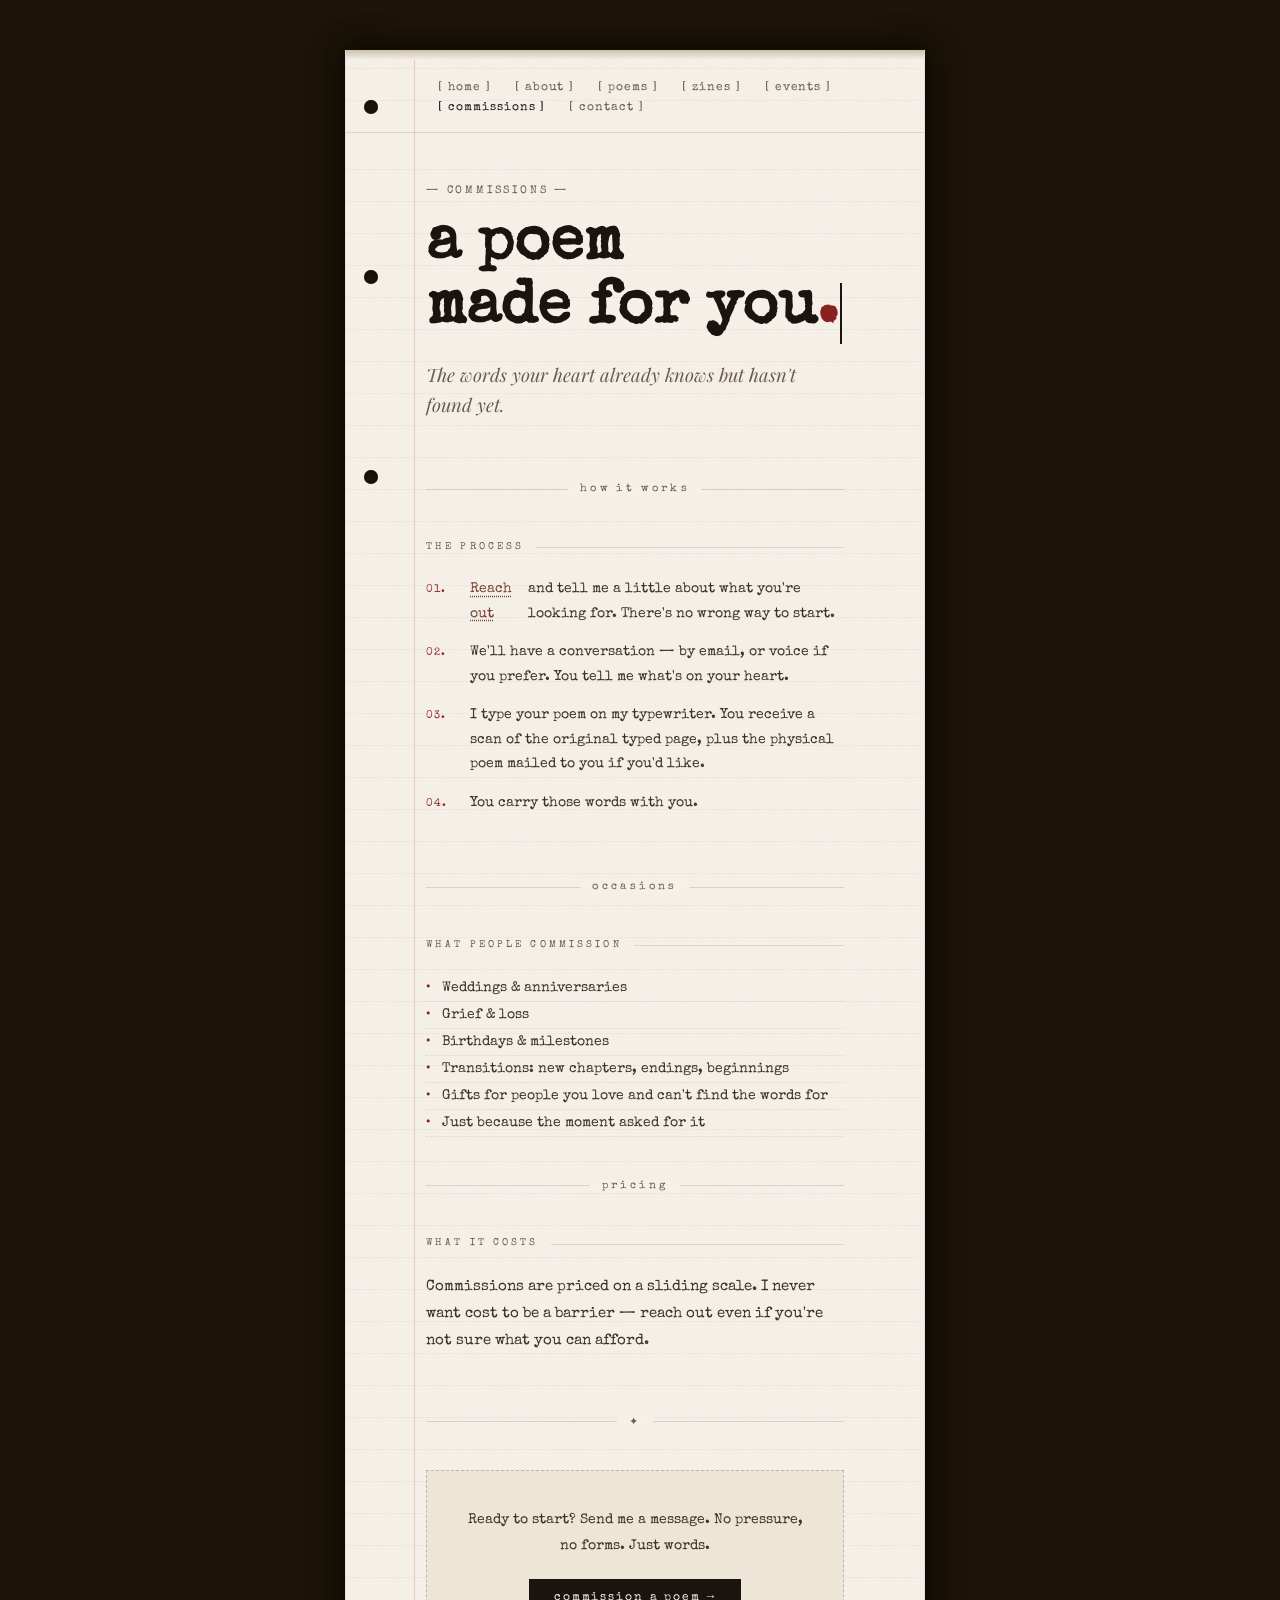
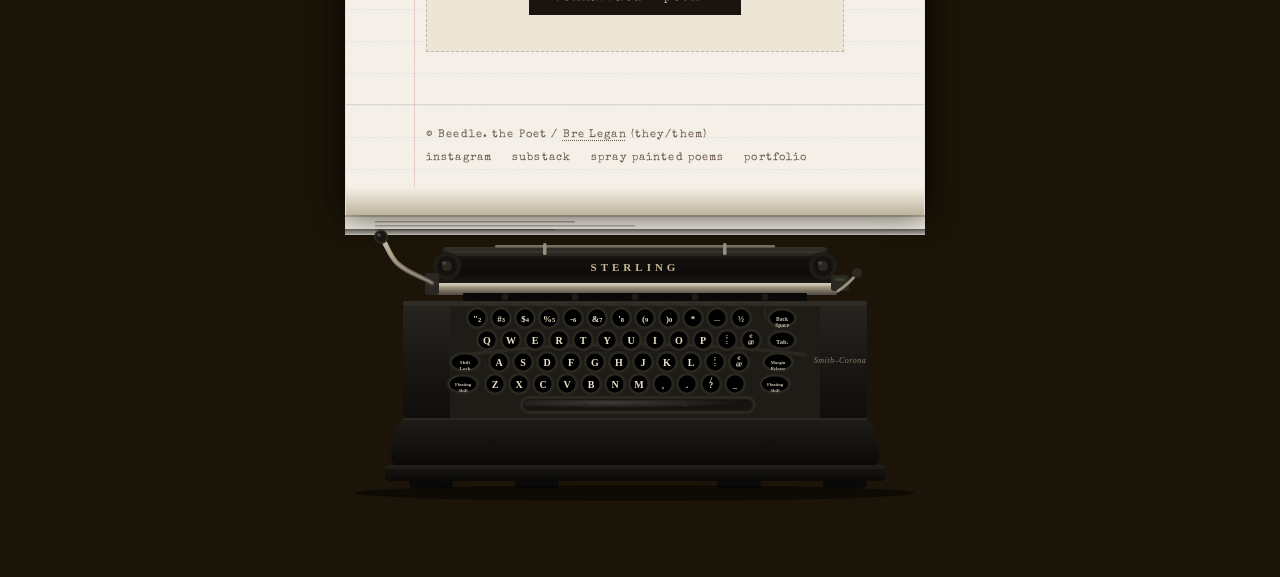
<file: commissions.html>
<!DOCTYPE html>
<html lang="en">
<head>
  <meta charset="UTF-8" />
  <meta name="viewport" content="width=device-width, initial-scale=1.0" />
  <title>Commissions · Beedle. the Poet</title>
  <link rel="preconnect" href="https://fonts.googleapis.com">
  <link href="https://fonts.googleapis.com/css2?family=Special+Elite&family=Courier+Prime:ital,wght@0,400;0,700;1,400&family=Playfair+Display:ital@0;1&display=swap" rel="stylesheet">
  <style>
@import url('https://fonts.googleapis.com/css2?family=Special+Elite&family=Courier+Prime:ital,wght@0,400;0,700;1,400&family=Playfair+Display:ital@0;1&display=swap');

/* ─── Variables ─── */
:root {
  --paper:        #f5f0e8;
  --paper-dark:   #ede6d6;
  --paper-cream:  #faf7f0;
  --ink:          #1a1410;
  --ink-faded:    #3d3028;
  --ink-light:    #6b5a4e;
  --red-ink:      #8b2020;
  --rust:         #7a4030;
  --typewriter:   'Special Elite', 'Courier Prime', monospace;
  --serif:        'Playfair Display', Georgia, serif;
}

/* ─── Reset & Base ─── */
*, *::before, *::after { box-sizing: border-box; margin: 0; padding: 0; }
html { scroll-behavior: smooth; }

body {
  background-color: #1c1408;
  background-image:
    url("data:image/svg+xml,%3Csvg xmlns='http://www.w3.org/2000/svg' width='4' height='4'%3E%3Crect width='4' height='4' fill='%231c1408'/%3E%3Ccircle cx='1' cy='1' r='0.5' fill='%23261c0e' opacity='0.6'/%3E%3Ccircle cx='3' cy='3' r='0.5' fill='%23140e04' opacity='0.6'/%3E%3C/svg%3E");
  font-family: var(--typewriter);
  color: var(--ink);
  min-height: 100vh;
  overflow-x: hidden;
}

/* ─── Page wrapper — same width as typewriter SVG ─── */
.page-wrap {
  max-width: 690px;
  margin: 0 auto;
  padding-top: 50px;
  padding-left: 0;
  padding-right: 0;
}

/* ─── Outer shell that holds paper + typewriter together ─── */
.page-wrap .paper {
  margin-left: 7.25%;
  margin-right: 8.70%;
}

/* ════════════════════════════════
   TYPEWRITER FOOTER SVG
   ════════════════════════════════ */
.typewriter-footer {
  display: block;
  width: 100%;
  line-height: 0;
  font-size: 0;
  padding-bottom: 40px;
}
.typewriter-footer img {
  display: block;
  width: 100%;
  height: auto;
}

/* ─── Paper sheet ─── */
.paper {
  position: relative;
  background: var(--paper);
  border-left:  1px solid rgba(0,0,0,0.07);
  border-right: 1px solid rgba(0,0,0,0.07);
  box-shadow:
    -6px 0 30px rgba(0,0,0,0.35),
     6px 0 30px rgba(0,0,0,0.35),
     0 -4px 20px rgba(0,0,0,0.2);
}

/* Paper texture overlay */
.paper::after {
  content: '';
  position: absolute;
  inset: 0;
  background-image:
    url("data:image/svg+xml,%3Csvg xmlns='http://www.w3.org/2000/svg' width='300' height='300'%3E%3Cfilter id='n'%3E%3CfeTurbulence type='fractalNoise' baseFrequency='0.9' numOctaves='4' stitchTiles='stitch'/%3E%3CfeColorMatrix type='saturate' values='0'/%3E%3C/filter%3E%3Crect width='300' height='300' filter='url(%23n)' opacity='0.03'/%3E%3C/svg%3E");
  pointer-events: none;
  z-index: 1;
}

/* Ruled lines */
.paper-lines {
  position: absolute;
  inset: 0;
  pointer-events: none;
  z-index: 0;
}
.paper-lines::after {
  content: '';
  position: absolute;
  inset: 0;
  background-image: repeating-linear-gradient(
    to bottom,
    transparent 0px,
    transparent 31px,
    rgba(100,140,200,0.07) 31px,
    rgba(100,140,200,0.07) 32px
  );
  background-position: 0 88px;
}

/* Red margin line */
.margin-line {
  position: absolute;
  left: 68px; top: 0; bottom: 0;
  width: 1px;
  background: rgba(160,40,40,0.18);
  pointer-events: none;
  z-index: 2;
}

/* Hole punches */
.hole-punch {
  position: absolute;
  left: 18px;
  width: 14px; height: 14px;
  border-radius: 50%;
  background: #1c1408;
  box-shadow: inset 0 1px 3px rgba(0,0,0,0.6);
  z-index: 3;
}

/* Top edge of paper (where it curls out of platen) */
.paper-top-edge {
  height: 10px;
  background: linear-gradient(to bottom, #ccc0a8, var(--paper));
  position: relative;
  z-index: 5;
}

/* Bottom of paper fades into the typewriter slot */
.paper-bottom-fade {
  height: 28px;
  background: linear-gradient(to bottom, var(--paper), #bfb49c);
  position: relative;
  z-index: 4;
}

/* ─── Navigation ─── */
nav.site-nav {
  position: relative;
  z-index: 100;
  padding: 18px 80px 14px;
  display: flex;
  gap: 0;
  flex-wrap: wrap;
  border-bottom: 1px solid rgba(0,0,0,0.08);
}
nav.site-nav a {
  font-family: var(--typewriter);
  font-size: 0.75rem;
  letter-spacing: 0.08em;
  text-decoration: none;
  color: var(--ink-light);
  padding: 4px 12px;
  transition: color 0.2s;
  text-transform: lowercase;
}
nav.site-nav a::before { content: '[ '; }
nav.site-nav a::after  { content: ' ]'; }
nav.site-nav a:hover,
nav.site-nav a.active  { color: var(--ink); }

/* ─── Hero ─── */
.hero {
  position: relative;
  z-index: 10;
  padding: 48px 80px 40px;
}
.hero-eyebrow {
  font-family: var(--typewriter);
  font-size: 0.7rem;
  letter-spacing: 0.25em;
  color: var(--ink-light);
  text-transform: uppercase;
  margin-bottom: 12px;
}
.hero-title {
  font-family: var(--typewriter);
  font-size: clamp(2.4rem, 5vw, 3.8rem);
  line-height: 1.05;
  color: var(--ink);
}
.hero-title .period { color: var(--red-ink); }
.hero-subtitle {
  font-family: var(--serif);
  font-style: italic;
  font-size: clamp(0.95rem, 2vw, 1.15rem);
  color: var(--ink-light);
  margin-top: 16px;
  line-height: 1.6;
  max-width: 520px;
}
.hero-subtitle em {
  font-style: normal;
  text-decoration: underline;
  text-decoration-style: dotted;
  text-underline-offset: 3px;
}

/* Blinking cursor */
.cursor {
  display: inline-block;
  width: 2px; height: 1em;
  background: var(--ink);
  vertical-align: middle;
  animation: blink 1.1s step-end infinite;
  margin-left: 2px;
}
@keyframes blink { 0%,100%{opacity:1} 50%{opacity:0} }

/* ─── Divider ─── */
.divider {
  position: relative;
  z-index: 10;
  margin: 8px 80px;
  border: none;
  border-top: 1px solid rgba(0,0,0,0.12);
  overflow: visible;
}
.divider::after {
  content: attr(data-text);
  position: absolute;
  top: -0.6em; left: 50%;
  transform: translateX(-50%);
  background: var(--paper);
  padding: 0 12px;
  font-family: var(--typewriter);
  font-size: 0.7rem;
  letter-spacing: 0.3em;
  color: var(--ink-light);
}

/* ─── Sections ─── */
.section {
  position: relative;
  z-index: 10;
  padding: 40px 80px;
}
.section-label {
  font-family: var(--typewriter);
  font-size: 0.65rem;
  letter-spacing: 0.3em;
  text-transform: uppercase;
  color: var(--ink-light);
  margin-bottom: 20px;
  display: flex;
  align-items: center;
  gap: 12px;
}
.section-label::after {
  content: ''; flex: 1;
  height: 1px; background: rgba(0,0,0,0.1);
}

h2 {
  font-family: var(--typewriter);
  font-size: clamp(1.3rem,3vw,1.8rem);
  color: var(--ink); margin-bottom: 20px; line-height: 1.2;
}
h3 { font-family: var(--typewriter); font-size: 1.1rem; color: var(--ink); margin-bottom: 12px; }
p {
  font-family: var(--typewriter);
  font-size: 0.92rem; line-height: 1.85;
  color: var(--ink-faded); margin-bottom: 1.2em;
}
a { color: var(--rust); text-decoration: underline; text-decoration-style: dotted; text-underline-offset: 3px; }
a:hover { color: var(--red-ink); }

/* ─── Process list ─── */
.process-list { list-style: none; margin: 0 0 1.5em; }
.process-list li {
  display: flex; gap: 16px; margin-bottom: 14px;
  font-family: var(--typewriter); font-size: 0.9rem; line-height: 1.7; color: var(--ink-faded);
}
.process-list li .step-num {
  flex-shrink: 0; font-size: 0.7rem; color: var(--red-ink);
  letter-spacing: 0.1em; padding-top: 3px; min-width: 28px;
}

/* ─── Poem card ─── */
.poem-card {
  background: var(--paper-cream);
  border: 1px solid rgba(0,0,0,0.08);
  padding: 32px 36px; margin-bottom: 24px;
  box-shadow: 1px 2px 8px rgba(0,0,0,0.08);
}
.poem-title {
  font-size: 0.75rem; letter-spacing: 0.2em; text-transform: lowercase;
  color: var(--ink-light); margin-bottom: 16px; padding-bottom: 10px;
  border-bottom: 1px dashed rgba(0,0,0,0.15);
}
.poem-body { font-size: 0.92rem; line-height: 2; color: var(--ink); white-space: pre-line; }

/* ─── Zine cards ─── */
.zines-grid {
  display: grid; grid-template-columns: repeat(auto-fill, minmax(280px,1fr));
  gap: 24px; margin-top: 8px;
}
.zine-card {
  position: relative; background: var(--paper-cream);
  border: 1px solid rgba(0,0,0,0.1); padding: 28px 28px 24px;
  box-shadow: 2px 3px 12px rgba(0,0,0,0.1);
  transition: transform 0.2s, box-shadow 0.2s;
}
.zine-card:hover { transform: translateY(-2px) rotate(0.3deg); box-shadow: 4px 8px 24px rgba(0,0,0,0.15); }
.zine-spine { position: absolute; left: 0; top: 0; bottom: 0; width: 6px; }
.zine-year { font-size: 0.65rem; letter-spacing: 0.25em; color: var(--ink-light); margin-bottom: 8px; }
.zine-title { font-family: var(--typewriter); font-size: 1rem; color: var(--ink); margin-bottom: 8px; line-height: 1.3; }
.zine-subtitle { font-family: var(--serif); font-style: italic; font-size: 0.8rem; color: var(--ink-light); margin-bottom: 14px; }
.zine-desc { font-size: 0.8rem; line-height: 1.65; color: var(--ink-faded); margin-bottom: 0; }

/* ─── FAQ ─── */
.faq-item { margin-bottom: 20px; padding-left: 20px; border-left: 2px solid rgba(0,0,0,0.08); }
.faq-q { font-family: var(--typewriter); font-size: 0.88rem; font-weight: 700; color: var(--ink); margin-bottom: 6px; }
.faq-q::before { content: 'Q: '; color: var(--red-ink); }
.faq-a { font-size: 0.85rem; line-height: 1.7; color: var(--ink-faded); margin: 0; }
.faq-a::before { content: 'A: '; color: var(--ink-light); }

/* ─── CTA box ─── */
.contact-box {
  background: var(--paper-dark); border: 1px dashed rgba(0,0,0,0.2);
  padding: 36px; text-align: center; margin: 0 0 12px;
}
.contact-box p { font-size: 0.88rem; max-width: 460px; margin: 0 auto 20px; }

/* ─── Buttons ─── */
.btn {
  display: inline-block; font-family: var(--typewriter);
  font-size: 0.78rem; letter-spacing: 0.15em; text-transform: lowercase;
  text-decoration: none; color: var(--ink); border: 1.5px solid var(--ink);
  padding: 10px 24px; transition: background 0.2s, color 0.2s;
}
.btn:hover { background: var(--ink); color: var(--paper); text-decoration: none; }
.btn-ink { background: var(--ink); color: var(--paper); }
.btn-ink:hover { background: var(--ink-faded); color: var(--paper); }

/* ─── Haiku ─── */
.haiku {
  margin: 32px 0; padding: 28px 40px;
  border-left: 3px solid var(--ink-light);
  font-family: var(--typewriter); font-size: 0.92rem; line-height: 2.2;
  color: var(--ink); background: rgba(0,0,0,0.02);
}
.haiku cite {
  display: block; margin-top: 12px;
  font-size: 0.7rem; letter-spacing: 0.15em;
  color: var(--ink-light); font-style: normal;
}

/* ─── Sticker ─── */
.sticker {
  display: inline-block; font-family: var(--typewriter); font-size: 0.65rem;
  letter-spacing: 0.1em; padding: 4px 10px; border: 1px solid rgba(0,0,0,0.2);
  color: var(--ink-light); margin-bottom: 8px; text-transform: uppercase;
}

/* ─── Bio grid ─── */
.bio-grid { display: grid; grid-template-columns: 1fr 1fr; gap: 40px; align-items: start; }
@media (max-width: 600px) { .bio-grid { grid-template-columns: 1fr; } }

/* ─── Event list ─── */
.event-list { list-style: none; }
.event-list li {
  padding: 6px 0; font-size: 0.88rem; color: var(--ink-faded);
  border-bottom: 1px dotted rgba(0,0,0,0.1); display: flex; gap: 12px;
}
.event-list li::before { content: '•'; color: var(--red-ink); flex-shrink: 0; }

/* ─── Poems intro ─── */
.poems-intro {
  font-family: var(--serif); font-style: italic; font-size: 1rem; line-height: 1.8;
  color: var(--ink-light); border-bottom: 1px dashed rgba(0,0,0,0.12);
  padding-bottom: 24px; margin-bottom: 32px;
}

/* ─── Responsive ─── */
@media (max-width: 700px) {
  .section, .hero, nav.site-nav { padding-left: 36px; padding-right: 28px; }
  .divider { margin-left: 36px; margin-right: 36px; }
  .margin-line { left: 28px; }
  .zines-grid { grid-template-columns: 1fr; }
}

  </style>
</head>
<body>
<div class="page-wrap">
  <div class="paper">
    <div class="paper-top-edge"></div>
    <div class="paper-lines"></div>
    <div class="margin-line"></div>
    <div class="hole-punch" style="top:50px"></div>
    <div class="hole-punch" style="top:220px"></div>
    <div class="hole-punch" style="top:420px"></div>
    <nav class="site-nav">
      <a href="index.html">home</a>
      <a href="about.html">about</a>
      <a href="poems.html">poems</a>
      <a href="zines.html">zines</a>
      <a href="events.html">events</a>
      <a href="commissions.html" class="active">commissions</a>
      <a href="contact.html">contact</a>
    </nav>
    <header class="hero">
      <p class="hero-eyebrow">— commissions —</p>
      <h1 class="hero-title">a poem<br>made for you<span class="period">.</span><span class="cursor"></span></h1>
      <p class="hero-subtitle">The words your heart already knows but hasn't found yet.</p>
    </header>
    <hr class="divider" data-text="how it works" />
    <section class="section">
      <p class="section-label">the process</p>
      <ol class="process-list">
        <li><span class="step-num">01.</span> <a href="contact.html">Reach out</a> and tell me a little about what you're looking for. There's no wrong way to start.</li>
        <li><span class="step-num">02.</span> We'll have a conversation — by email, or voice if you prefer. You tell me what's on your heart.</li>
        <li><span class="step-num">03.</span> I type your poem on my typewriter. You receive a scan of the original typed page, plus the physical poem mailed to you if you'd like.</li>
        <li><span class="step-num">04.</span> You carry those words with you.</li>
      </ol>
    </section>
    <hr class="divider" data-text="occasions" />
    <section class="section">
      <p class="section-label">what people commission</p>
      <ul class="event-list" style="margin-top:12px;">
        <li>Weddings &amp; anniversaries</li>
        <li>Grief &amp; loss</li>
        <li>Birthdays &amp; milestones</li>
        <li>Transitions: new chapters, endings, beginnings</li>
        <li>Gifts for people you love and can't find the words for</li>
        <li>Just because the moment asked for it</li>
      </ul>
    </section>
    <hr class="divider" data-text="pricing" />
    <section class="section">
      <p class="section-label">what it costs</p>
      <p>Commissions are priced on a sliding scale. I never want cost to be a barrier — reach out even if you're not sure what you can afford.</p>
    </section>
    <hr class="divider" data-text="✦" />
    <section class="section">
      <div class="contact-box">
        <p>Ready to start? Send me a message. No pressure, no forms. Just words.</p>
        <a href="contact.html" class="btn btn-ink">commission a poem →</a>
      </div>
    </section>
    <footer class="site-footer" style="position:relative;z-index:10;padding:24px 80px;border-top:1px solid rgba(0,0,0,0.1);display:flex;justify-content:space-between;align-items:center;flex-wrap:wrap;gap:12px;">
      <span style="font-family:var(--typewriter);font-size:0.7rem;letter-spacing:0.1em;color:var(--ink-light);">© Beedle. the Poet / <a href="https://brelegan.com" target="_blank" style="color:inherit;">Bre Legan</a> (they/them)</span>
      <nav style="display:flex;gap:20px;">
        <a href="https://www.instagram.com/beedle.thepoet" target="_blank" style="font-family:var(--typewriter);font-size:0.7rem;letter-spacing:0.1em;color:var(--ink-light);text-decoration:none;">instagram</a>
        <a href="https://thebecomingrambles.substack.com/t/poetics" target="_blank" style="font-family:var(--typewriter);font-size:0.7rem;letter-spacing:0.1em;color:var(--ink-light);text-decoration:none;">substack</a>
        <a href="https://spraypaintedpoems.com" target="_blank" style="font-family:var(--typewriter);font-size:0.7rem;letter-spacing:0.1em;color:var(--ink-light);text-decoration:none;">spray painted poems</a>
        <a href="https://brelegan.com" target="_blank" style="font-family:var(--typewriter);font-size:0.7rem;letter-spacing:0.1em;color:var(--ink-light);text-decoration:none;">portfolio</a>
      </nav>
    </footer>
    <div class="paper-bottom-fade"></div>
  </div>
  <div class="typewriter-footer">
<svg width="100%" viewBox="0 0 690 320" role="img" xmlns="http://www.w3.org/2000/svg" style="">
<title style="fill:rgb(0, 0, 0);stroke:none;color:rgb(0, 0, 0);stroke-width:1px;stroke-linecap:butt;stroke-linejoin:miter;opacity:1;font-family:&quot;Anthropic Sans&quot;, -apple-system, BlinkMacSystemFont, &quot;Segoe UI&quot;, sans-serif;font-size:16px;font-weight:400;text-anchor:start;dominant-baseline:auto">Smith-Corona Sterling typewriter illustration</title>
<desc style="fill:rgb(0, 0, 0);stroke:none;color:rgb(0, 0, 0);stroke-width:1px;stroke-linecap:butt;stroke-linejoin:miter;opacity:1;font-family:&quot;Anthropic Sans&quot;, -apple-system, BlinkMacSystemFont, &quot;Segoe UI&quot;, sans-serif;font-size:16px;font-weight:400;text-anchor:start;dominant-baseline:auto">Front-facing illustration of a 1943 Smith-Corona Sterling typewriter, black body with round glass-topped keys on tall stems, prominent chrome carriage return lever, STERLING badge on platen bar, paper emerging from the top.</desc>
<defs>
  <linearGradient id="bodyG" x1="0" y1="0" x2="0" y2="1">
    <stop offset="0%" stop-color="#272520"/>
    <stop offset="50%" stop-color="#1a1814"/>
    <stop offset="100%" stop-color="#0f0e0c"/>
  </linearGradient>
  <linearGradient id="platenG" x1="0" y1="0" x2="0" y2="1">
    <stop offset="0%" stop-color="#353228"/>
    <stop offset="30%" stop-color="#141210"/>
    <stop offset="70%" stop-color="#0c0b09"/>
    <stop offset="100%" stop-color="#1e1c18"/>
  </linearGradient>
  <linearGradient id="chromeG" x1="0" y1="0" x2="0" y2="1">
    <stop offset="0%" stop-color="#d8d0c0"/>
    <stop offset="35%" stop-color="#a09880"/>
    <stop offset="65%" stop-color="#787060"/>
    <stop offset="100%" stop-color="#504840"/>
  </linearGradient>
  <linearGradient id="keyG" cx="38%" cy="32%" r="58%" gradientUnits="objectBoundingBox">
    <stop offset="0%" stop-color="#4a4640" stop-opacity="0.7"/>
    <stop offset="100%" stop-color="#1a1814" stop-opacity="0.95"/>
  </linearGradient>
  <radialGradient id="keyRad" cx="38%" cy="32%" r="58%">
    <stop offset="0%" stop-color="#4a4640"/>
    <stop offset="100%" stop-color="#141210"/>
  </radialGradient>
  <radialGradient id="keyShine" cx="35%" cy="28%" r="55%">
    <stop offset="0%" stop-color="#c8c0b0" stop-opacity="0.55"/>
    <stop offset="45%" stop-color="#706860" stop-opacity="0.2"/>
    <stop offset="100%" stop-color="#141210" stop-opacity="0.9"/>
  </radialGradient>
  <linearGradient id="baseG" x1="0" y1="0" x2="0" y2="1">
    <stop offset="0%" stop-color="#1a1814"/>
    <stop offset="100%" stop-color="#0a0908"/>
  </linearGradient>
  <linearGradient id="paperFade" x1="0" y1="0" x2="0" y2="1">
    <stop offset="0%" stop-color="rgba(0,0,0,0.6)"/>
    <stop offset="100%" stop-color="rgba(0,0,0,0)"/>
  </linearGradient>
  <linearGradient id="skirtG" x1="0" y1="0" x2="0" y2="1">
    <stop offset="0%" stop-color="#1e1c18"/>
    <stop offset="100%" stop-color="#0a0908"/>
  </linearGradient>
<mask id="imagine-text-gaps-62n0mh" maskUnits="userSpaceOnUse"><rect x="0" y="0" width="690" height="320" fill="white"/><rect x="291.03125" y="43.5" width="97.9375" height="17" fill="black" rx="2"/><rect x="511.71875" y="138.5" width="66.5625" height="13.5" fill="black" rx="2"/><rect x="-8.34375" y="-6.5" width="16.6875" height="14.5" fill="black" rx="2"/><rect x="-9.203125" y="-6.5" width="18.40625" height="14.5" fill="black" rx="2"/><rect x="-9" y="-6.5" width="18" height="14.5" fill="black" rx="2"/><rect x="-9.90625" y="-6.5" width="19.8125" height="14.5" fill="black" rx="2"/><rect x="-7.8125" y="-6.5" width="15.625" height="14.5" fill="black" rx="2"/><rect x="-9.40625" y="-6.5" width="18.8125" height="14.5" fill="black" rx="2"/><rect x="-7.421875" y="-6.5" width="14.84375" height="14.5" fill="black" rx="2"/><rect x="-8.125" y="-6.5" width="16.25" height="14.5" fill="black" rx="2"/><rect x="-8.296875" y="-6.5" width="16.59375" height="14.5" fill="black" rx="2"/><rect x="-6.171875" y="-6.5" width="12.34375" height="14.5" fill="black" rx="2"/><rect x="-6.796875" y="-4.5" width="13.59375" height="11.5" fill="black" rx="2"/><rect x="-8.296875" y="-5.5" width="16.59375" height="13.5" fill="black" rx="2"/><rect x="-12.265625" y="-4.5" width="24.53125" height="16.5" fill="black" rx="2"/><rect x="-8.109375" y="-7.5" width="16.21875" height="16" fill="black" rx="2"/><rect x="-9.640625" y="-7.5" width="19.28125" height="16" fill="black" rx="2"/><rect x="-7.609375" y="-7.5" width="15.21875" height="16" fill="black" rx="2"/><rect x="-8" y="-7.5" width="16" height="16" fill="black" rx="2"/><rect x="-7.421875" y="-7.5" width="14.84375" height="16" fill="black" rx="2"/><rect x="-7.671875" y="-7.5" width="15.34375" height="16" fill="black" rx="2"/><rect x="-8.171875" y="-7.5" width="16.34375" height="16" fill="black" rx="2"/><rect x="-6.234375" y="-7.5" width="12.46875" height="16" fill="black" rx="2"/><rect x="-8.109375" y="-7.5" width="16.21875" height="16" fill="black" rx="2"/><rect x="-7.515625" y="-7.5" width="15.03125" height="16" fill="black" rx="2"/><rect x="-5.296875" y="-11" width="10.59375" height="18.5" fill="black" rx="2"/><rect x="-7.390625" y="-11" width="14.78125" height="18.5" fill="black" rx="2"/><rect x="-11.328125" y="-4.5" width="22.65625" height="11.5" fill="black" rx="2"/><rect x="-10.21875" y="-5" width="20.4375" height="16" fill="black" rx="2"/><rect x="-7.796875" y="-7.5" width="15.59375" height="16" fill="black" rx="2"/><rect x="-7.25" y="-7.5" width="14.5" height="16" fill="black" rx="2"/><rect x="-8.171875" y="-7.5" width="16.34375" height="16" fill="black" rx="2"/><rect x="-7.359375" y="-7.5" width="14.71875" height="16" fill="black" rx="2"/><rect x="-8.046875" y="-7.5" width="16.09375" height="16" fill="black" rx="2"/><rect x="-8.578125" y="-7.5" width="17.15625" height="16" fill="black" rx="2"/><rect x="-6.984375" y="-7.5" width="13.96875" height="16" fill="black" rx="2"/><rect x="-8.09375" y="-7.5" width="16.1875" height="16" fill="black" rx="2"/><rect x="-7.4375" y="-7.5" width="14.875" height="16" fill="black" rx="2"/><rect x="-5.296875" y="-10.5" width="10.59375" height="18" fill="black" rx="2"/><rect x="-7.390625" y="-10.5" width="14.78125" height="18" fill="black" rx="2"/><rect x="-12.9375" y="-4.5" width="25.875" height="15" fill="black" rx="2"/><rect x="-13.609375" y="-4.5" width="27.21875" height="15" fill="black" rx="2"/><rect x="-7.453125" y="-7.5" width="14.90625" height="16" fill="black" rx="2"/><rect x="-8.046875" y="-7.5" width="16.09375" height="16" fill="black" rx="2"/><rect x="-7.578125" y="-7.5" width="15.15625" height="16" fill="black" rx="2"/><rect x="-7.8125" y="-7.5" width="15.625" height="16" fill="black" rx="2"/><rect x="-7.796875" y="-7.5" width="15.59375" height="16" fill="black" rx="2"/><rect x="-8.203125" y="-7.5" width="16.40625" height="16" fill="black" rx="2"/><rect x="-9.125" y="-7.5" width="18.25" height="16" fill="black" rx="2"/><rect x="-5.3125" y="-6" width="10.625" height="13.5" fill="black" rx="2"/><rect x="-5.484375" y="-6.5" width="10.96875" height="14.5" fill="black" rx="2"/><rect x="-6.46875" y="-12" width="12.9375" height="19.5" fill="black" rx="2"/><rect x="-6.8125" y="-6" width="13.625" height="13.5" fill="black" rx="2"/><rect x="-13.609375" y="-4.5" width="27.21875" height="15" fill="black" rx="2"/></mask></defs>





<!-- ═══ PAPER emerging from platen (top) ═══ -->
<rect x="50" y="0" width="580" height="20" fill="#f5f0e8" style="fill:rgb(240, 235, 224);stroke:none;color:rgb(0, 0, 0);stroke-width:1px;stroke-linecap:butt;stroke-linejoin:miter;opacity:1;font-family:&quot;Anthropic Sans&quot;, -apple-system, BlinkMacSystemFont, &quot;Segoe UI&quot;, sans-serif;font-size:16px;font-weight:400;text-anchor:start;dominant-baseline:auto"/>
<rect x="50" y="0" width="580" height="2" fill="#e0dbd0" style="fill:rgb(205, 196, 176);stroke:none;color:rgb(0, 0, 0);stroke-width:1px;stroke-linecap:butt;stroke-linejoin:miter;opacity:1;font-family:&quot;Anthropic Sans&quot;, -apple-system, BlinkMacSystemFont, &quot;Segoe UI&quot;, sans-serif;font-size:16px;font-weight:400;text-anchor:start;dominant-baseline:auto"/>
<line x1="50" y1="18" x2="630" y2="18" stroke="rgba(0,0,0,0.12)" stroke-width="1" style="fill:rgb(0, 0, 0);stroke:rgba(0, 0, 0, 0.12);color:rgb(0, 0, 0);stroke-width:1px;stroke-linecap:butt;stroke-linejoin:miter;opacity:1;font-family:&quot;Anthropic Sans&quot;, -apple-system, BlinkMacSystemFont, &quot;Segoe UI&quot;, sans-serif;font-size:16px;font-weight:400;text-anchor:start;dominant-baseline:auto"/>
<!-- typed text lines on paper (decorative) -->
<rect x="80" y="6" width="200" height="1.5" rx="0.5" fill="rgba(30,25,15,0.35)" style="fill:rgba(30, 25, 15, 0.35);stroke:none;color:rgb(0, 0, 0);stroke-width:1px;stroke-linecap:butt;stroke-linejoin:miter;opacity:1;font-family:&quot;Anthropic Sans&quot;, -apple-system, BlinkMacSystemFont, &quot;Segoe UI&quot;, sans-serif;font-size:16px;font-weight:400;text-anchor:start;dominant-baseline:auto"/>
<rect x="80" y="10" width="260" height="1.5" rx="0.5" fill="rgba(30,25,15,0.3)" style="fill:rgba(30, 25, 15, 0.3);stroke:none;color:rgb(0, 0, 0);stroke-width:1px;stroke-linecap:butt;stroke-linejoin:miter;opacity:1;font-family:&quot;Anthropic Sans&quot;, -apple-system, BlinkMacSystemFont, &quot;Segoe UI&quot;, sans-serif;font-size:16px;font-weight:400;text-anchor:start;dominant-baseline:auto"/>
<rect x="80" y="14" width="180" height="1.5" rx="0.5" fill="rgba(30,25,15,0.25)" style="fill:rgba(30, 25, 15, 0.25);stroke:none;color:rgb(0, 0, 0);stroke-width:1px;stroke-linecap:butt;stroke-linejoin:miter;opacity:1;font-family:&quot;Anthropic Sans&quot;, -apple-system, BlinkMacSystemFont, &quot;Segoe UI&quot;, sans-serif;font-size:16px;font-weight:400;text-anchor:start;dominant-baseline:auto"/>
<rect x="80" y="18" width="0" height="1.5" rx="0.5" fill="rgba(30,25,15,0.2)" style="fill:rgba(30, 25, 15, 0.2);stroke:none;color:rgb(0, 0, 0);stroke-width:1px;stroke-linecap:butt;stroke-linejoin:miter;opacity:1;font-family:&quot;Anthropic Sans&quot;, -apple-system, BlinkMacSystemFont, &quot;Segoe UI&quot;, sans-serif;font-size:16px;font-weight:400;text-anchor:start;dominant-baseline:auto"/>
<!-- paper shadow onto machine -->
<rect x="50" y="14" width="580" height="8" fill="url(#paperFade)" style="stroke:none;color:rgb(0, 0, 0);stroke-width:1px;stroke-linecap:butt;stroke-linejoin:miter;opacity:1;font-family:&quot;Anthropic Sans&quot;, -apple-system, BlinkMacSystemFont, &quot;Segoe UI&quot;, sans-serif;font-size:16px;font-weight:400;text-anchor:start;dominant-baseline:auto"/>

<!-- ═══ CARRIAGE ASSEMBLY ═══ -->
<!-- Main platen bar — wide, high-profile -->
<rect x="148" y="32" width="384" height="38" rx="4" fill="url(#platenG)" style="stroke:none;color:rgb(0, 0, 0);stroke-width:1px;stroke-linecap:butt;stroke-linejoin:miter;opacity:1;font-family:&quot;Anthropic Sans&quot;, -apple-system, BlinkMacSystemFont, &quot;Segoe UI&quot;, sans-serif;font-size:16px;font-weight:400;text-anchor:start;dominant-baseline:auto"/>
<!-- platen cylinder highlight -->
<rect x="152" y="34" width="376" height="7" rx="3" fill="#2e2c24" opacity="0.6" style="fill:rgb(46, 44, 36);stroke:none;color:rgb(0, 0, 0);stroke-width:1px;stroke-linecap:butt;stroke-linejoin:miter;opacity:0.6;font-family:&quot;Anthropic Sans&quot;, -apple-system, BlinkMacSystemFont, &quot;Segoe UI&quot;, sans-serif;font-size:16px;font-weight:400;text-anchor:start;dominant-baseline:auto"/>
<rect x="152" y="36" width="376" height="2" rx="1" fill="#484440" opacity="0.4" style="fill:rgb(72, 68, 64);stroke:none;color:rgb(0, 0, 0);stroke-width:1px;stroke-linecap:butt;stroke-linejoin:miter;opacity:0.4;font-family:&quot;Anthropic Sans&quot;, -apple-system, BlinkMacSystemFont, &quot;Segoe UI&quot;, sans-serif;font-size:16px;font-weight:400;text-anchor:start;dominant-baseline:auto"/>
<!-- STERLING badge text -->
<text x="340" y="56" font-family="Georgia,serif" font-size="11" font-weight="bold" fill="#c8b890" text-anchor="middle" letter-spacing="4" style="fill:rgb(200, 184, 144);stroke:none;color:rgb(0, 0, 0);stroke-width:1px;stroke-linecap:butt;stroke-linejoin:miter;opacity:1;font-family:Georgia, serif;font-size:11px;font-weight:700;text-anchor:middle;dominant-baseline:auto">STERLING</text>

<!-- Platen knob left -->
<circle cx="152" cy="51" r="14" fill="#1e1c16" style="fill:rgb(30, 28, 22);stroke:none;color:rgb(0, 0, 0);stroke-width:1px;stroke-linecap:butt;stroke-linejoin:miter;opacity:1;font-family:&quot;Anthropic Sans&quot;, -apple-system, BlinkMacSystemFont, &quot;Segoe UI&quot;, sans-serif;font-size:16px;font-weight:400;text-anchor:start;dominant-baseline:auto"/>
<circle cx="152" cy="51" r="10" fill="#141210" style="fill:rgb(20, 18, 16);stroke:none;color:rgb(0, 0, 0);stroke-width:1px;stroke-linecap:butt;stroke-linejoin:miter;opacity:1;font-family:&quot;Anthropic Sans&quot;, -apple-system, BlinkMacSystemFont, &quot;Segoe UI&quot;, sans-serif;font-size:16px;font-weight:400;text-anchor:start;dominant-baseline:auto"/>
<circle cx="152" cy="51" r="5" fill="#2a2820" style="fill:rgb(42, 40, 32);stroke:none;color:rgb(0, 0, 0);stroke-width:1px;stroke-linecap:butt;stroke-linejoin:miter;opacity:1;font-family:&quot;Anthropic Sans&quot;, -apple-system, BlinkMacSystemFont, &quot;Segoe UI&quot;, sans-serif;font-size:16px;font-weight:400;text-anchor:start;dominant-baseline:auto"/>
<circle cx="149" cy="48" r="2" fill="#5a5448" opacity="0.7" style="fill:rgb(90, 84, 72);stroke:none;color:rgb(0, 0, 0);stroke-width:1px;stroke-linecap:butt;stroke-linejoin:miter;opacity:0.7;font-family:&quot;Anthropic Sans&quot;, -apple-system, BlinkMacSystemFont, &quot;Segoe UI&quot;, sans-serif;font-size:16px;font-weight:400;text-anchor:start;dominant-baseline:auto"/>
<!-- Platen knob right -->
<circle cx="528" cy="51" r="14" fill="#1e1c16" style="fill:rgb(30, 28, 22);stroke:none;color:rgb(0, 0, 0);stroke-width:1px;stroke-linecap:butt;stroke-linejoin:miter;opacity:1;font-family:&quot;Anthropic Sans&quot;, -apple-system, BlinkMacSystemFont, &quot;Segoe UI&quot;, sans-serif;font-size:16px;font-weight:400;text-anchor:start;dominant-baseline:auto"/>
<circle cx="528" cy="51" r="10" fill="#141210" style="fill:rgb(20, 18, 16);stroke:none;color:rgb(0, 0, 0);stroke-width:1px;stroke-linecap:butt;stroke-linejoin:miter;opacity:1;font-family:&quot;Anthropic Sans&quot;, -apple-system, BlinkMacSystemFont, &quot;Segoe UI&quot;, sans-serif;font-size:16px;font-weight:400;text-anchor:start;dominant-baseline:auto"/>
<circle cx="528" cy="51" r="5" fill="#2a2820" style="fill:rgb(42, 40, 32);stroke:none;color:rgb(0, 0, 0);stroke-width:1px;stroke-linecap:butt;stroke-linejoin:miter;opacity:1;font-family:&quot;Anthropic Sans&quot;, -apple-system, BlinkMacSystemFont, &quot;Segoe UI&quot;, sans-serif;font-size:16px;font-weight:400;text-anchor:start;dominant-baseline:auto"/>
<circle cx="525" cy="48" r="2" fill="#5a5448" opacity="0.7" style="fill:rgb(90, 84, 72);stroke:none;color:rgb(0, 0, 0);stroke-width:1px;stroke-linecap:butt;stroke-linejoin:miter;opacity:0.7;font-family:&quot;Anthropic Sans&quot;, -apple-system, BlinkMacSystemFont, &quot;Segoe UI&quot;, sans-serif;font-size:16px;font-weight:400;text-anchor:start;dominant-baseline:auto"/>

<!-- Paper bail wire -->
<rect x="200" y="30" width="280" height="2.5" rx="1.2" fill="#888070" opacity="0.85" style="fill:rgb(136, 128, 112);stroke:none;color:rgb(0, 0, 0);stroke-width:1px;stroke-linecap:butt;stroke-linejoin:miter;opacity:0.85;font-family:&quot;Anthropic Sans&quot;, -apple-system, BlinkMacSystemFont, &quot;Segoe UI&quot;, sans-serif;font-size:16px;font-weight:400;text-anchor:start;dominant-baseline:auto"/>
<rect x="248" y="28" width="3.5" height="12" rx="1.5" fill="#9a9080" style="fill:rgb(154, 144, 128);stroke:none;color:rgb(0, 0, 0);stroke-width:1px;stroke-linecap:butt;stroke-linejoin:miter;opacity:1;font-family:&quot;Anthropic Sans&quot;, -apple-system, BlinkMacSystemFont, &quot;Segoe UI&quot;, sans-serif;font-size:16px;font-weight:400;text-anchor:start;dominant-baseline:auto"/>
<rect x="428" y="28" width="3.5" height="12" rx="1.5" fill="#9a9080" style="fill:rgb(154, 144, 128);stroke:none;color:rgb(0, 0, 0);stroke-width:1px;stroke-linecap:butt;stroke-linejoin:miter;opacity:1;font-family:&quot;Anthropic Sans&quot;, -apple-system, BlinkMacSystemFont, &quot;Segoe UI&quot;, sans-serif;font-size:16px;font-weight:400;text-anchor:start;dominant-baseline:auto"/>

<!-- Carriage rail -->
<rect x="138" y="68" width="404" height="12" rx="2" fill="url(#chromeG)" style="stroke:none;color:rgb(0, 0, 0);stroke-width:1px;stroke-linecap:butt;stroke-linejoin:miter;opacity:1;font-family:&quot;Anthropic Sans&quot;, -apple-system, BlinkMacSystemFont, &quot;Segoe UI&quot;, sans-serif;font-size:16px;font-weight:400;text-anchor:start;dominant-baseline:auto"/>
<rect x="138" y="68" width="404" height="3" rx="1" fill="#d0c8b4" opacity="0.5" style="fill:rgb(208, 200, 180);stroke:none;color:rgb(0, 0, 0);stroke-width:1px;stroke-linecap:butt;stroke-linejoin:miter;opacity:0.5;font-family:&quot;Anthropic Sans&quot;, -apple-system, BlinkMacSystemFont, &quot;Segoe UI&quot;, sans-serif;font-size:16px;font-weight:400;text-anchor:start;dominant-baseline:auto"/>

<!-- ═══ CARRIAGE RETURN LEVER — chrome S-curve, left side ═══ -->
<!-- Base mount on carriage left -->
<rect x="130" y="58" width="14" height="22" rx="3" fill="#2a2820" style="fill:rgb(42, 40, 32);stroke:none;color:rgb(0, 0, 0);stroke-width:1px;stroke-linecap:butt;stroke-linejoin:miter;opacity:1;font-family:&quot;Anthropic Sans&quot;, -apple-system, BlinkMacSystemFont, &quot;Segoe UI&quot;, sans-serif;font-size:16px;font-weight:400;text-anchor:start;dominant-baseline:auto"/>
<!-- S-curve chrome arm -->
<path d="M 137 68 C 128 62, 112 58, 102 48 C 94 40, 92 30, 86 22" stroke="url(#chromeG)" stroke-width="5" fill="none" stroke-linecap="round" style="fill:none;color:rgb(0, 0, 0);stroke-width:5px;stroke-linecap:round;stroke-linejoin:miter;opacity:1;font-family:&quot;Anthropic Sans&quot;, -apple-system, BlinkMacSystemFont, &quot;Segoe UI&quot;, sans-serif;font-size:16px;font-weight:400;text-anchor:start;dominant-baseline:auto"/>
<path d="M 137 68 C 128 62, 112 58, 102 48 C 94 40, 92 30, 86 22" stroke="#c8c0a8" stroke-width="2" fill="none" stroke-linecap="round" opacity="0.5" style="fill:none;stroke:rgb(200, 192, 168);color:rgb(0, 0, 0);stroke-width:2px;stroke-linecap:round;stroke-linejoin:miter;opacity:0.5;font-family:&quot;Anthropic Sans&quot;, -apple-system, BlinkMacSystemFont, &quot;Segoe UI&quot;, sans-serif;font-size:16px;font-weight:400;text-anchor:start;dominant-baseline:auto"/>
<!-- Lever handle knob -->
<circle cx="86" cy="22" r="7" fill="#2a2820" style="fill:rgb(42, 40, 32);stroke:none;color:rgb(0, 0, 0);stroke-width:1px;stroke-linecap:butt;stroke-linejoin:miter;opacity:1;font-family:&quot;Anthropic Sans&quot;, -apple-system, BlinkMacSystemFont, &quot;Segoe UI&quot;, sans-serif;font-size:16px;font-weight:400;text-anchor:start;dominant-baseline:auto"/>
<circle cx="86" cy="22" r="5" fill="#1a1814" style="fill:rgb(26, 24, 20);stroke:none;color:rgb(0, 0, 0);stroke-width:1px;stroke-linecap:butt;stroke-linejoin:miter;opacity:1;font-family:&quot;Anthropic Sans&quot;, -apple-system, BlinkMacSystemFont, &quot;Segoe UI&quot;, sans-serif;font-size:16px;font-weight:400;text-anchor:start;dominant-baseline:auto"/>
<circle cx="84" cy="20" r="1.8" fill="#6a6050" opacity="0.7" style="fill:rgb(106, 96, 80);stroke:none;color:rgb(0, 0, 0);stroke-width:1px;stroke-linecap:butt;stroke-linejoin:miter;opacity:0.7;font-family:&quot;Anthropic Sans&quot;, -apple-system, BlinkMacSystemFont, &quot;Segoe UI&quot;, sans-serif;font-size:16px;font-weight:400;text-anchor:start;dominant-baseline:auto"/>

<!-- ═══ MARGIN RELEASE / right side detail ═══ -->
<rect x="536" y="60" width="18" height="16" rx="3" fill="#2a2820" style="fill:rgb(42, 40, 32);stroke:none;color:rgb(0, 0, 0);stroke-width:1px;stroke-linecap:butt;stroke-linejoin:miter;opacity:1;font-family:&quot;Anthropic Sans&quot;, -apple-system, BlinkMacSystemFont, &quot;Segoe UI&quot;, sans-serif;font-size:16px;font-weight:400;text-anchor:start;dominant-baseline:auto"/>
<rect x="540" y="63" width="10" height="3" rx="1" fill="#4a4840" opacity="0.6" style="fill:rgb(74, 72, 64);stroke:none;color:rgb(0, 0, 0);stroke-width:1px;stroke-linecap:butt;stroke-linejoin:miter;opacity:0.6;font-family:&quot;Anthropic Sans&quot;, -apple-system, BlinkMacSystemFont, &quot;Segoe UI&quot;, sans-serif;font-size:16px;font-weight:400;text-anchor:start;dominant-baseline:auto"/>

<!-- Tab lever right -->
<path d="M 543 76 C 552 70, 558 64, 562 58" stroke="#9a9080" stroke-width="3" fill="none" stroke-linecap="round" style="fill:none;stroke:rgb(154, 144, 128);color:rgb(0, 0, 0);stroke-width:3px;stroke-linecap:round;stroke-linejoin:miter;opacity:1;font-family:&quot;Anthropic Sans&quot;, -apple-system, BlinkMacSystemFont, &quot;Segoe UI&quot;, sans-serif;font-size:16px;font-weight:400;text-anchor:start;dominant-baseline:auto"/>
<circle cx="562" cy="58" r="5" fill="#2a2820" style="fill:rgb(42, 40, 32);stroke:none;color:rgb(0, 0, 0);stroke-width:1px;stroke-linecap:butt;stroke-linejoin:miter;opacity:1;font-family:&quot;Anthropic Sans&quot;, -apple-system, BlinkMacSystemFont, &quot;Segoe UI&quot;, sans-serif;font-size:16px;font-weight:400;text-anchor:start;dominant-baseline:auto"/>

<!-- ═══ PAPER FEED SLOT ═══ -->
<rect x="168" y="78" width="344" height="8" rx="1" fill="#0a0908" style="fill:rgb(10, 9, 8);stroke:none;color:rgb(0, 0, 0);stroke-width:1px;stroke-linecap:butt;stroke-linejoin:miter;opacity:1;font-family:&quot;Anthropic Sans&quot;, -apple-system, BlinkMacSystemFont, &quot;Segoe UI&quot;, sans-serif;font-size:16px;font-weight:400;text-anchor:start;dominant-baseline:auto"/>
<!-- feed roller bumps -->
<circle cx="210" cy="82" r="3.5" fill="#1e1c16" style="fill:rgb(30, 28, 22);stroke:none;color:rgb(0, 0, 0);stroke-width:1px;stroke-linecap:butt;stroke-linejoin:miter;opacity:1;font-family:&quot;Anthropic Sans&quot;, -apple-system, BlinkMacSystemFont, &quot;Segoe UI&quot;, sans-serif;font-size:16px;font-weight:400;text-anchor:start;dominant-baseline:auto"/>
<circle cx="280" cy="82" r="3.5" fill="#1e1c16" style="fill:rgb(30, 28, 22);stroke:none;color:rgb(0, 0, 0);stroke-width:1px;stroke-linecap:butt;stroke-linejoin:miter;opacity:1;font-family:&quot;Anthropic Sans&quot;, -apple-system, BlinkMacSystemFont, &quot;Segoe UI&quot;, sans-serif;font-size:16px;font-weight:400;text-anchor:start;dominant-baseline:auto"/>
<circle cx="340" cy="82" r="3.5" fill="#1e1c16" style="fill:rgb(30, 28, 22);stroke:none;color:rgb(0, 0, 0);stroke-width:1px;stroke-linecap:butt;stroke-linejoin:miter;opacity:1;font-family:&quot;Anthropic Sans&quot;, -apple-system, BlinkMacSystemFont, &quot;Segoe UI&quot;, sans-serif;font-size:16px;font-weight:400;text-anchor:start;dominant-baseline:auto"/>
<circle cx="400" cy="82" r="3.5" fill="#1e1c16" style="fill:rgb(30, 28, 22);stroke:none;color:rgb(0, 0, 0);stroke-width:1px;stroke-linecap:butt;stroke-linejoin:miter;opacity:1;font-family:&quot;Anthropic Sans&quot;, -apple-system, BlinkMacSystemFont, &quot;Segoe UI&quot;, sans-serif;font-size:16px;font-weight:400;text-anchor:start;dominant-baseline:auto"/>
<circle cx="470" cy="82" r="3.5" fill="#1e1c16" style="fill:rgb(30, 28, 22);stroke:none;color:rgb(0, 0, 0);stroke-width:1px;stroke-linecap:butt;stroke-linejoin:miter;opacity:1;font-family:&quot;Anthropic Sans&quot;, -apple-system, BlinkMacSystemFont, &quot;Segoe UI&quot;, sans-serif;font-size:16px;font-weight:400;text-anchor:start;dominant-baseline:auto"/>

<!-- ═══ MAIN BODY ═══ -->
<!-- Side panels (slightly raised shoulders) -->
<rect x="108" y="88" width="60" height="116" rx="6" fill="url(#bodyG)" style="stroke:none;color:rgb(0, 0, 0);stroke-width:1px;stroke-linecap:butt;stroke-linejoin:miter;opacity:1;font-family:&quot;Anthropic Sans&quot;, -apple-system, BlinkMacSystemFont, &quot;Segoe UI&quot;, sans-serif;font-size:16px;font-weight:400;text-anchor:start;dominant-baseline:auto"/>
<rect x="512" y="88" width="60" height="116" rx="6" fill="url(#bodyG)" style="stroke:none;color:rgb(0, 0, 0);stroke-width:1px;stroke-linecap:butt;stroke-linejoin:miter;opacity:1;font-family:&quot;Anthropic Sans&quot;, -apple-system, BlinkMacSystemFont, &quot;Segoe UI&quot;, sans-serif;font-size:16px;font-weight:400;text-anchor:start;dominant-baseline:auto"/>
<!-- Center keyboard deck -->
<rect x="155" y="86" width="370" height="128" rx="2" fill="#1e1c16" style="fill:rgb(30, 28, 22);stroke:none;color:rgb(0, 0, 0);stroke-width:1px;stroke-linecap:butt;stroke-linejoin:miter;opacity:1;font-family:&quot;Anthropic Sans&quot;, -apple-system, BlinkMacSystemFont, &quot;Segoe UI&quot;, sans-serif;font-size:16px;font-weight:400;text-anchor:start;dominant-baseline:auto"/>
<!-- Body highlight seam at top -->
<rect x="108" y="86" width="464" height="5" rx="2" fill="#2e2c24" style="fill:rgb(46, 44, 36);stroke:none;color:rgb(0, 0, 0);stroke-width:1px;stroke-linecap:butt;stroke-linejoin:miter;opacity:1;font-family:&quot;Anthropic Sans&quot;, -apple-system, BlinkMacSystemFont, &quot;Segoe UI&quot;, sans-serif;font-size:16px;font-weight:400;text-anchor:start;dominant-baseline:auto"/>

<!-- Smith-Corona script on right body panel -->
<text x="545" y="148" font-family="Georgia,serif" font-style="italic" font-size="8" fill="#8a8070" text-anchor="middle" letter-spacing="0.5" style="fill:rgb(138, 128, 112);stroke:none;color:rgb(0, 0, 0);stroke-width:1px;stroke-linecap:butt;stroke-linejoin:miter;opacity:1;font-family:Georgia, serif;font-size:8px;font-weight:400;font-style:italic;text-anchor:middle;dominant-baseline:auto">Smith–Corona</text>

<!-- Typebar comb/basket — visible arch between body and keys -->
<path d="M 168 140 Q 340 118 512 140" stroke="#2a2820" stroke-width="3.5" fill="none" mask="url(#imagine-text-gaps-62n0mh)" style="fill:none;stroke:rgb(42, 40, 32);color:rgb(0, 0, 0);stroke-width:3.5px;stroke-linecap:butt;stroke-linejoin:miter;opacity:1;font-family:&quot;Anthropic Sans&quot;, -apple-system, BlinkMacSystemFont, &quot;Segoe UI&quot;, sans-serif;font-size:16px;font-weight:400;text-anchor:start;dominant-baseline:auto"/>
<path d="M 172 145 Q 340 124 508 145" stroke="#1a1814" stroke-width="2" fill="none" opacity="0.7" style="fill:none;stroke:rgb(26, 24, 20);color:rgb(0, 0, 0);stroke-width:2px;stroke-linecap:butt;stroke-linejoin:miter;opacity:0.7;font-family:&quot;Anthropic Sans&quot;, -apple-system, BlinkMacSystemFont, &quot;Segoe UI&quot;, sans-serif;font-size:16px;font-weight:400;text-anchor:start;dominant-baseline:auto"/>
<!-- Individual typebar stems visible as thin verticals rising from comb -->
<g stroke="#2a2820" stroke-width="1" opacity="0.5" style="fill:rgb(0, 0, 0);stroke:rgb(42, 40, 32);color:rgb(0, 0, 0);stroke-width:1px;stroke-linecap:butt;stroke-linejoin:miter;opacity:0.5;font-family:&quot;Anthropic Sans&quot;, -apple-system, BlinkMacSystemFont, &quot;Segoe UI&quot;, sans-serif;font-size:16px;font-weight:400;text-anchor:start;dominant-baseline:auto">
  <line x1="188" y1="140" x2="192" y2="158" style="fill:rgb(0, 0, 0);stroke:rgb(42, 40, 32);color:rgb(0, 0, 0);stroke-width:1px;stroke-linecap:butt;stroke-linejoin:miter;opacity:1;font-family:&quot;Anthropic Sans&quot;, -apple-system, BlinkMacSystemFont, &quot;Segoe UI&quot;, sans-serif;font-size:16px;font-weight:400;text-anchor:start;dominant-baseline:auto"/>
  <line x1="208" y1="134" x2="212" y2="155" style="fill:rgb(0, 0, 0);stroke:rgb(42, 40, 32);color:rgb(0, 0, 0);stroke-width:1px;stroke-linecap:butt;stroke-linejoin:miter;opacity:1;font-family:&quot;Anthropic Sans&quot;, -apple-system, BlinkMacSystemFont, &quot;Segoe UI&quot;, sans-serif;font-size:16px;font-weight:400;text-anchor:start;dominant-baseline:auto"/>
  <line x1="228" y1="130" x2="232" y2="153" style="fill:rgb(0, 0, 0);stroke:rgb(42, 40, 32);color:rgb(0, 0, 0);stroke-width:1px;stroke-linecap:butt;stroke-linejoin:miter;opacity:1;font-family:&quot;Anthropic Sans&quot;, -apple-system, BlinkMacSystemFont, &quot;Segoe UI&quot;, sans-serif;font-size:16px;font-weight:400;text-anchor:start;dominant-baseline:auto"/>
  <line x1="248" y1="127" x2="252" y2="151" style="fill:rgb(0, 0, 0);stroke:rgb(42, 40, 32);color:rgb(0, 0, 0);stroke-width:1px;stroke-linecap:butt;stroke-linejoin:miter;opacity:1;font-family:&quot;Anthropic Sans&quot;, -apple-system, BlinkMacSystemFont, &quot;Segoe UI&quot;, sans-serif;font-size:16px;font-weight:400;text-anchor:start;dominant-baseline:auto"/>
  <line x1="268" y1="124" x2="272" y2="150" style="fill:rgb(0, 0, 0);stroke:rgb(42, 40, 32);color:rgb(0, 0, 0);stroke-width:1px;stroke-linecap:butt;stroke-linejoin:miter;opacity:1;font-family:&quot;Anthropic Sans&quot;, -apple-system, BlinkMacSystemFont, &quot;Segoe UI&quot;, sans-serif;font-size:16px;font-weight:400;text-anchor:start;dominant-baseline:auto"/>
  <line x1="288" y1="122" x2="292" y2="149" style="fill:rgb(0, 0, 0);stroke:rgb(42, 40, 32);color:rgb(0, 0, 0);stroke-width:1px;stroke-linecap:butt;stroke-linejoin:miter;opacity:1;font-family:&quot;Anthropic Sans&quot;, -apple-system, BlinkMacSystemFont, &quot;Segoe UI&quot;, sans-serif;font-size:16px;font-weight:400;text-anchor:start;dominant-baseline:auto"/>
  <line x1="308" y1="121" x2="312" y2="149" style="fill:rgb(0, 0, 0);stroke:rgb(42, 40, 32);color:rgb(0, 0, 0);stroke-width:1px;stroke-linecap:butt;stroke-linejoin:miter;opacity:1;font-family:&quot;Anthropic Sans&quot;, -apple-system, BlinkMacSystemFont, &quot;Segoe UI&quot;, sans-serif;font-size:16px;font-weight:400;text-anchor:start;dominant-baseline:auto"/>
  <line x1="328" y1="120" x2="332" y2="148" style="fill:rgb(0, 0, 0);stroke:rgb(42, 40, 32);color:rgb(0, 0, 0);stroke-width:1px;stroke-linecap:butt;stroke-linejoin:miter;opacity:1;font-family:&quot;Anthropic Sans&quot;, -apple-system, BlinkMacSystemFont, &quot;Segoe UI&quot;, sans-serif;font-size:16px;font-weight:400;text-anchor:start;dominant-baseline:auto"/>
  <line x1="348" y1="120" x2="352" y2="148" style="fill:rgb(0, 0, 0);stroke:rgb(42, 40, 32);color:rgb(0, 0, 0);stroke-width:1px;stroke-linecap:butt;stroke-linejoin:miter;opacity:1;font-family:&quot;Anthropic Sans&quot;, -apple-system, BlinkMacSystemFont, &quot;Segoe UI&quot;, sans-serif;font-size:16px;font-weight:400;text-anchor:start;dominant-baseline:auto"/>
  <line x1="368" y1="121" x2="372" y2="149" style="fill:rgb(0, 0, 0);stroke:rgb(42, 40, 32);color:rgb(0, 0, 0);stroke-width:1px;stroke-linecap:butt;stroke-linejoin:miter;opacity:1;font-family:&quot;Anthropic Sans&quot;, -apple-system, BlinkMacSystemFont, &quot;Segoe UI&quot;, sans-serif;font-size:16px;font-weight:400;text-anchor:start;dominant-baseline:auto"/>
  <line x1="388" y1="122" x2="392" y2="149" style="fill:rgb(0, 0, 0);stroke:rgb(42, 40, 32);color:rgb(0, 0, 0);stroke-width:1px;stroke-linecap:butt;stroke-linejoin:miter;opacity:1;font-family:&quot;Anthropic Sans&quot;, -apple-system, BlinkMacSystemFont, &quot;Segoe UI&quot;, sans-serif;font-size:16px;font-weight:400;text-anchor:start;dominant-baseline:auto"/>
  <line x1="408" y1="124" x2="412" y2="150" style="fill:rgb(0, 0, 0);stroke:rgb(42, 40, 32);color:rgb(0, 0, 0);stroke-width:1px;stroke-linecap:butt;stroke-linejoin:miter;opacity:1;font-family:&quot;Anthropic Sans&quot;, -apple-system, BlinkMacSystemFont, &quot;Segoe UI&quot;, sans-serif;font-size:16px;font-weight:400;text-anchor:start;dominant-baseline:auto"/>
  <line x1="428" y1="127" x2="432" y2="151" style="fill:rgb(0, 0, 0);stroke:rgb(42, 40, 32);color:rgb(0, 0, 0);stroke-width:1px;stroke-linecap:butt;stroke-linejoin:miter;opacity:1;font-family:&quot;Anthropic Sans&quot;, -apple-system, BlinkMacSystemFont, &quot;Segoe UI&quot;, sans-serif;font-size:16px;font-weight:400;text-anchor:start;dominant-baseline:auto"/>
  <line x1="448" y1="130" x2="452" y2="153" style="fill:rgb(0, 0, 0);stroke:rgb(42, 40, 32);color:rgb(0, 0, 0);stroke-width:1px;stroke-linecap:butt;stroke-linejoin:miter;opacity:1;font-family:&quot;Anthropic Sans&quot;, -apple-system, BlinkMacSystemFont, &quot;Segoe UI&quot;, sans-serif;font-size:16px;font-weight:400;text-anchor:start;dominant-baseline:auto"/>
  <line x1="468" y1="134" x2="472" y2="155" style="fill:rgb(0, 0, 0);stroke:rgb(42, 40, 32);color:rgb(0, 0, 0);stroke-width:1px;stroke-linecap:butt;stroke-linejoin:miter;opacity:1;font-family:&quot;Anthropic Sans&quot;, -apple-system, BlinkMacSystemFont, &quot;Segoe UI&quot;, sans-serif;font-size:16px;font-weight:400;text-anchor:start;dominant-baseline:auto"/>
  <line x1="488" y1="140" x2="492" y2="158" style="fill:rgb(0, 0, 0);stroke:rgb(42, 40, 32);color:rgb(0, 0, 0);stroke-width:1px;stroke-linecap:butt;stroke-linejoin:miter;opacity:1;font-family:&quot;Anthropic Sans&quot;, -apple-system, BlinkMacSystemFont, &quot;Segoe UI&quot;, sans-serif;font-size:16px;font-weight:400;text-anchor:start;dominant-baseline:auto"/>
</g>

<!-- ═══ KEY ROWS ═══ -->
<!-- Each key: stem line up from deck, outer ring, dark body, shine cap, label -->
<!-- Key macro parameters: cx, cy, r_outer=11, r_inner=8.5, r_shine=7, label, font-size -->

<!-- ── ROW 1: Number row  y=103 ── -->
<!-- Stems -->
<g style="fill:none;stroke:rgb(42, 40, 32);color:rgb(0, 0, 0);stroke-width:1.5px;stroke-linecap:butt;stroke-linejoin:miter;opacity:1;font-family:&quot;Anthropic Sans&quot;, -apple-system, BlinkMacSystemFont, &quot;Segoe UI&quot;, sans-serif;font-size:16px;font-weight:400;text-anchor:start;dominant-baseline:auto">
  <line x1="182" y1="88" x2="182" y2="104" style="fill:none;stroke:rgb(42, 40, 32);color:rgb(0, 0, 0);stroke-width:1.5px;stroke-linecap:butt;stroke-linejoin:miter;opacity:1;font-family:&quot;Anthropic Sans&quot;, -apple-system, BlinkMacSystemFont, &quot;Segoe UI&quot;, sans-serif;font-size:16px;font-weight:400;text-anchor:start;dominant-baseline:auto"/><line x1="206" y1="88" x2="206" y2="104" style="fill:none;stroke:rgb(42, 40, 32);color:rgb(0, 0, 0);stroke-width:1.5px;stroke-linecap:butt;stroke-linejoin:miter;opacity:1;font-family:&quot;Anthropic Sans&quot;, -apple-system, BlinkMacSystemFont, &quot;Segoe UI&quot;, sans-serif;font-size:16px;font-weight:400;text-anchor:start;dominant-baseline:auto"/>
  <line x1="230" y1="88" x2="230" y2="104" style="fill:none;stroke:rgb(42, 40, 32);color:rgb(0, 0, 0);stroke-width:1.5px;stroke-linecap:butt;stroke-linejoin:miter;opacity:1;font-family:&quot;Anthropic Sans&quot;, -apple-system, BlinkMacSystemFont, &quot;Segoe UI&quot;, sans-serif;font-size:16px;font-weight:400;text-anchor:start;dominant-baseline:auto"/><line x1="254" y1="88" x2="254" y2="104" style="fill:none;stroke:rgb(42, 40, 32);color:rgb(0, 0, 0);stroke-width:1.5px;stroke-linecap:butt;stroke-linejoin:miter;opacity:1;font-family:&quot;Anthropic Sans&quot;, -apple-system, BlinkMacSystemFont, &quot;Segoe UI&quot;, sans-serif;font-size:16px;font-weight:400;text-anchor:start;dominant-baseline:auto"/>
  <line x1="278" y1="88" x2="278" y2="104" style="fill:none;stroke:rgb(42, 40, 32);color:rgb(0, 0, 0);stroke-width:1.5px;stroke-linecap:butt;stroke-linejoin:miter;opacity:1;font-family:&quot;Anthropic Sans&quot;, -apple-system, BlinkMacSystemFont, &quot;Segoe UI&quot;, sans-serif;font-size:16px;font-weight:400;text-anchor:start;dominant-baseline:auto"/><line x1="302" y1="88" x2="302" y2="104" style="fill:none;stroke:rgb(42, 40, 32);color:rgb(0, 0, 0);stroke-width:1.5px;stroke-linecap:butt;stroke-linejoin:miter;opacity:1;font-family:&quot;Anthropic Sans&quot;, -apple-system, BlinkMacSystemFont, &quot;Segoe UI&quot;, sans-serif;font-size:16px;font-weight:400;text-anchor:start;dominant-baseline:auto"/>
  <line x1="326" y1="88" x2="326" y2="104" style="fill:none;stroke:rgb(42, 40, 32);color:rgb(0, 0, 0);stroke-width:1.5px;stroke-linecap:butt;stroke-linejoin:miter;opacity:1;font-family:&quot;Anthropic Sans&quot;, -apple-system, BlinkMacSystemFont, &quot;Segoe UI&quot;, sans-serif;font-size:16px;font-weight:400;text-anchor:start;dominant-baseline:auto"/><line x1="350" y1="88" x2="350" y2="104" style="fill:none;stroke:rgb(42, 40, 32);color:rgb(0, 0, 0);stroke-width:1.5px;stroke-linecap:butt;stroke-linejoin:miter;opacity:1;font-family:&quot;Anthropic Sans&quot;, -apple-system, BlinkMacSystemFont, &quot;Segoe UI&quot;, sans-serif;font-size:16px;font-weight:400;text-anchor:start;dominant-baseline:auto"/>
  <line x1="374" y1="88" x2="374" y2="104" style="fill:none;stroke:rgb(42, 40, 32);color:rgb(0, 0, 0);stroke-width:1.5px;stroke-linecap:butt;stroke-linejoin:miter;opacity:1;font-family:&quot;Anthropic Sans&quot;, -apple-system, BlinkMacSystemFont, &quot;Segoe UI&quot;, sans-serif;font-size:16px;font-weight:400;text-anchor:start;dominant-baseline:auto"/><line x1="398" y1="88" x2="398" y2="104" style="fill:none;stroke:rgb(42, 40, 32);color:rgb(0, 0, 0);stroke-width:1.5px;stroke-linecap:butt;stroke-linejoin:miter;opacity:1;font-family:&quot;Anthropic Sans&quot;, -apple-system, BlinkMacSystemFont, &quot;Segoe UI&quot;, sans-serif;font-size:16px;font-weight:400;text-anchor:start;dominant-baseline:auto"/>
  <line x1="422" y1="88" x2="422" y2="104" style="fill:none;stroke:rgb(42, 40, 32);color:rgb(0, 0, 0);stroke-width:1.5px;stroke-linecap:butt;stroke-linejoin:miter;opacity:1;font-family:&quot;Anthropic Sans&quot;, -apple-system, BlinkMacSystemFont, &quot;Segoe UI&quot;, sans-serif;font-size:16px;font-weight:400;text-anchor:start;dominant-baseline:auto"/><line x1="446" y1="88" x2="446" y2="104" style="fill:none;stroke:rgb(42, 40, 32);color:rgb(0, 0, 0);stroke-width:1.5px;stroke-linecap:butt;stroke-linejoin:miter;opacity:1;font-family:&quot;Anthropic Sans&quot;, -apple-system, BlinkMacSystemFont, &quot;Segoe UI&quot;, sans-serif;font-size:16px;font-weight:400;text-anchor:start;dominant-baseline:auto"/>
  <line x1="470" y1="88" x2="470" y2="104" style="fill:none;stroke:rgb(42, 40, 32);color:rgb(0, 0, 0);stroke-width:1.5px;stroke-linecap:butt;stroke-linejoin:miter;opacity:1;font-family:&quot;Anthropic Sans&quot;, -apple-system, BlinkMacSystemFont, &quot;Segoe UI&quot;, sans-serif;font-size:16px;font-weight:400;text-anchor:start;dominant-baseline:auto"/>
</g>
<!-- Keys -->
<g style="fill:rgb(0, 0, 0);stroke:none;color:rgb(0, 0, 0);stroke-width:1px;stroke-linecap:butt;stroke-linejoin:miter;opacity:1;font-family:&quot;Anthropic Sans&quot;, -apple-system, BlinkMacSystemFont, &quot;Segoe UI&quot;, sans-serif;font-size:16px;font-weight:400;text-anchor:start;dominant-baseline:auto">
  <g transform="translate(182,103)" style="fill:rgb(0, 0, 0);stroke:none;color:rgb(0, 0, 0);stroke-width:1px;stroke-linecap:butt;stroke-linejoin:miter;opacity:1;font-family:&quot;Anthropic Sans&quot;, -apple-system, BlinkMacSystemFont, &quot;Segoe UI&quot;, sans-serif;font-size:16px;font-weight:400;text-anchor:start;dominant-baseline:auto"><circle r="11" style="fill:rgb(42, 40, 32);stroke:none;color:rgb(0, 0, 0);stroke-width:1px;stroke-linecap:butt;stroke-linejoin:miter;opacity:1;font-family:&quot;Anthropic Sans&quot;, -apple-system, BlinkMacSystemFont, &quot;Segoe UI&quot;, sans-serif;font-size:16px;font-weight:400;text-anchor:start;dominant-baseline:auto"/><circle r="8.5" style="stroke:none;color:rgb(0, 0, 0);stroke-width:1px;stroke-linecap:butt;stroke-linejoin:miter;opacity:1;font-family:&quot;Anthropic Sans&quot;, -apple-system, BlinkMacSystemFont, &quot;Segoe UI&quot;, sans-serif;font-size:16px;font-weight:400;text-anchor:start;dominant-baseline:auto"/><circle r="7" style="stroke:none;color:rgb(0, 0, 0);stroke-width:1px;stroke-linecap:butt;stroke-linejoin:miter;opacity:1;font-family:&quot;Anthropic Sans&quot;, -apple-system, BlinkMacSystemFont, &quot;Segoe UI&quot;, sans-serif;font-size:16px;font-weight:400;text-anchor:start;dominant-baseline:auto"/><text y="4" font-size="9" style="fill:rgb(232, 224, 200);stroke:none;color:rgb(0, 0, 0);stroke-width:1px;stroke-linecap:butt;stroke-linejoin:miter;opacity:1;font-family:Georgia, serif;font-size:9px;font-weight:700;text-anchor:middle;dominant-baseline:auto">"<tspan dy="0" font-size="6.5" style="fill:rgb(232, 224, 200);stroke:none;color:rgb(0, 0, 0);stroke-width:1px;stroke-linecap:butt;stroke-linejoin:miter;opacity:1;font-family:Georgia, serif;font-size:6.5px;font-weight:700;text-anchor:middle;dominant-baseline:auto">2</tspan></text></g>
  <g transform="translate(206,103)" style="fill:rgb(0, 0, 0);stroke:none;color:rgb(0, 0, 0);stroke-width:1px;stroke-linecap:butt;stroke-linejoin:miter;opacity:1;font-family:&quot;Anthropic Sans&quot;, -apple-system, BlinkMacSystemFont, &quot;Segoe UI&quot;, sans-serif;font-size:16px;font-weight:400;text-anchor:start;dominant-baseline:auto"><circle r="11" style="fill:rgb(42, 40, 32);stroke:none;color:rgb(0, 0, 0);stroke-width:1px;stroke-linecap:butt;stroke-linejoin:miter;opacity:1;font-family:&quot;Anthropic Sans&quot;, -apple-system, BlinkMacSystemFont, &quot;Segoe UI&quot;, sans-serif;font-size:16px;font-weight:400;text-anchor:start;dominant-baseline:auto"/><circle r="8.5" style="stroke:none;color:rgb(0, 0, 0);stroke-width:1px;stroke-linecap:butt;stroke-linejoin:miter;opacity:1;font-family:&quot;Anthropic Sans&quot;, -apple-system, BlinkMacSystemFont, &quot;Segoe UI&quot;, sans-serif;font-size:16px;font-weight:400;text-anchor:start;dominant-baseline:auto"/><circle r="7" style="stroke:none;color:rgb(0, 0, 0);stroke-width:1px;stroke-linecap:butt;stroke-linejoin:miter;opacity:1;font-family:&quot;Anthropic Sans&quot;, -apple-system, BlinkMacSystemFont, &quot;Segoe UI&quot;, sans-serif;font-size:16px;font-weight:400;text-anchor:start;dominant-baseline:auto"/><text y="4" font-size="9" style="fill:rgb(232, 224, 200);stroke:none;color:rgb(0, 0, 0);stroke-width:1px;stroke-linecap:butt;stroke-linejoin:miter;opacity:1;font-family:Georgia, serif;font-size:9px;font-weight:700;text-anchor:middle;dominant-baseline:auto">#<tspan dy="0" font-size="6.5" style="fill:rgb(232, 224, 200);stroke:none;color:rgb(0, 0, 0);stroke-width:1px;stroke-linecap:butt;stroke-linejoin:miter;opacity:1;font-family:Georgia, serif;font-size:6.5px;font-weight:700;text-anchor:middle;dominant-baseline:auto">3</tspan></text></g>
  <g transform="translate(230,103)" style="fill:rgb(0, 0, 0);stroke:none;color:rgb(0, 0, 0);stroke-width:1px;stroke-linecap:butt;stroke-linejoin:miter;opacity:1;font-family:&quot;Anthropic Sans&quot;, -apple-system, BlinkMacSystemFont, &quot;Segoe UI&quot;, sans-serif;font-size:16px;font-weight:400;text-anchor:start;dominant-baseline:auto"><circle r="11" style="fill:rgb(42, 40, 32);stroke:none;color:rgb(0, 0, 0);stroke-width:1px;stroke-linecap:butt;stroke-linejoin:miter;opacity:1;font-family:&quot;Anthropic Sans&quot;, -apple-system, BlinkMacSystemFont, &quot;Segoe UI&quot;, sans-serif;font-size:16px;font-weight:400;text-anchor:start;dominant-baseline:auto"/><circle r="8.5" style="stroke:none;color:rgb(0, 0, 0);stroke-width:1px;stroke-linecap:butt;stroke-linejoin:miter;opacity:1;font-family:&quot;Anthropic Sans&quot;, -apple-system, BlinkMacSystemFont, &quot;Segoe UI&quot;, sans-serif;font-size:16px;font-weight:400;text-anchor:start;dominant-baseline:auto"/><circle r="7" style="stroke:none;color:rgb(0, 0, 0);stroke-width:1px;stroke-linecap:butt;stroke-linejoin:miter;opacity:1;font-family:&quot;Anthropic Sans&quot;, -apple-system, BlinkMacSystemFont, &quot;Segoe UI&quot;, sans-serif;font-size:16px;font-weight:400;text-anchor:start;dominant-baseline:auto"/><text y="4" font-size="9" style="fill:rgb(232, 224, 200);stroke:none;color:rgb(0, 0, 0);stroke-width:1px;stroke-linecap:butt;stroke-linejoin:miter;opacity:1;font-family:Georgia, serif;font-size:9px;font-weight:700;text-anchor:middle;dominant-baseline:auto">$<tspan dy="0" font-size="6.5" style="fill:rgb(232, 224, 200);stroke:none;color:rgb(0, 0, 0);stroke-width:1px;stroke-linecap:butt;stroke-linejoin:miter;opacity:1;font-family:Georgia, serif;font-size:6.5px;font-weight:700;text-anchor:middle;dominant-baseline:auto">4</tspan></text></g>
  <g transform="translate(254,103)" style="fill:rgb(0, 0, 0);stroke:none;color:rgb(0, 0, 0);stroke-width:1px;stroke-linecap:butt;stroke-linejoin:miter;opacity:1;font-family:&quot;Anthropic Sans&quot;, -apple-system, BlinkMacSystemFont, &quot;Segoe UI&quot;, sans-serif;font-size:16px;font-weight:400;text-anchor:start;dominant-baseline:auto"><circle r="11" style="fill:rgb(42, 40, 32);stroke:none;color:rgb(0, 0, 0);stroke-width:1px;stroke-linecap:butt;stroke-linejoin:miter;opacity:1;font-family:&quot;Anthropic Sans&quot;, -apple-system, BlinkMacSystemFont, &quot;Segoe UI&quot;, sans-serif;font-size:16px;font-weight:400;text-anchor:start;dominant-baseline:auto"/><circle r="8.5" style="stroke:none;color:rgb(0, 0, 0);stroke-width:1px;stroke-linecap:butt;stroke-linejoin:miter;opacity:1;font-family:&quot;Anthropic Sans&quot;, -apple-system, BlinkMacSystemFont, &quot;Segoe UI&quot;, sans-serif;font-size:16px;font-weight:400;text-anchor:start;dominant-baseline:auto"/><circle r="7" style="stroke:none;color:rgb(0, 0, 0);stroke-width:1px;stroke-linecap:butt;stroke-linejoin:miter;opacity:1;font-family:&quot;Anthropic Sans&quot;, -apple-system, BlinkMacSystemFont, &quot;Segoe UI&quot;, sans-serif;font-size:16px;font-weight:400;text-anchor:start;dominant-baseline:auto"/><text y="4" font-size="9" style="fill:rgb(232, 224, 200);stroke:none;color:rgb(0, 0, 0);stroke-width:1px;stroke-linecap:butt;stroke-linejoin:miter;opacity:1;font-family:Georgia, serif;font-size:9px;font-weight:700;text-anchor:middle;dominant-baseline:auto">%<tspan dy="0" font-size="6.5" style="fill:rgb(232, 224, 200);stroke:none;color:rgb(0, 0, 0);stroke-width:1px;stroke-linecap:butt;stroke-linejoin:miter;opacity:1;font-family:Georgia, serif;font-size:6.5px;font-weight:700;text-anchor:middle;dominant-baseline:auto">5</tspan></text></g>
  <g transform="translate(278,103)" style="fill:rgb(0, 0, 0);stroke:none;color:rgb(0, 0, 0);stroke-width:1px;stroke-linecap:butt;stroke-linejoin:miter;opacity:1;font-family:&quot;Anthropic Sans&quot;, -apple-system, BlinkMacSystemFont, &quot;Segoe UI&quot;, sans-serif;font-size:16px;font-weight:400;text-anchor:start;dominant-baseline:auto"><circle r="11" style="fill:rgb(42, 40, 32);stroke:none;color:rgb(0, 0, 0);stroke-width:1px;stroke-linecap:butt;stroke-linejoin:miter;opacity:1;font-family:&quot;Anthropic Sans&quot;, -apple-system, BlinkMacSystemFont, &quot;Segoe UI&quot;, sans-serif;font-size:16px;font-weight:400;text-anchor:start;dominant-baseline:auto"/><circle r="8.5" style="stroke:none;color:rgb(0, 0, 0);stroke-width:1px;stroke-linecap:butt;stroke-linejoin:miter;opacity:1;font-family:&quot;Anthropic Sans&quot;, -apple-system, BlinkMacSystemFont, &quot;Segoe UI&quot;, sans-serif;font-size:16px;font-weight:400;text-anchor:start;dominant-baseline:auto"/><circle r="7" style="stroke:none;color:rgb(0, 0, 0);stroke-width:1px;stroke-linecap:butt;stroke-linejoin:miter;opacity:1;font-family:&quot;Anthropic Sans&quot;, -apple-system, BlinkMacSystemFont, &quot;Segoe UI&quot;, sans-serif;font-size:16px;font-weight:400;text-anchor:start;dominant-baseline:auto"/><text y="4" font-size="9" style="fill:rgb(232, 224, 200);stroke:none;color:rgb(0, 0, 0);stroke-width:1px;stroke-linecap:butt;stroke-linejoin:miter;opacity:1;font-family:Georgia, serif;font-size:9px;font-weight:700;text-anchor:middle;dominant-baseline:auto">-<tspan dy="0" font-size="6.5" style="fill:rgb(232, 224, 200);stroke:none;color:rgb(0, 0, 0);stroke-width:1px;stroke-linecap:butt;stroke-linejoin:miter;opacity:1;font-family:Georgia, serif;font-size:6.5px;font-weight:700;text-anchor:middle;dominant-baseline:auto">6</tspan></text></g>
  <g transform="translate(302,103)" style="fill:rgb(0, 0, 0);stroke:none;color:rgb(0, 0, 0);stroke-width:1px;stroke-linecap:butt;stroke-linejoin:miter;opacity:1;font-family:&quot;Anthropic Sans&quot;, -apple-system, BlinkMacSystemFont, &quot;Segoe UI&quot;, sans-serif;font-size:16px;font-weight:400;text-anchor:start;dominant-baseline:auto"><circle r="11" style="fill:rgb(42, 40, 32);stroke:none;color:rgb(0, 0, 0);stroke-width:1px;stroke-linecap:butt;stroke-linejoin:miter;opacity:1;font-family:&quot;Anthropic Sans&quot;, -apple-system, BlinkMacSystemFont, &quot;Segoe UI&quot;, sans-serif;font-size:16px;font-weight:400;text-anchor:start;dominant-baseline:auto"/><circle r="8.5" style="stroke:none;color:rgb(0, 0, 0);stroke-width:1px;stroke-linecap:butt;stroke-linejoin:miter;opacity:1;font-family:&quot;Anthropic Sans&quot;, -apple-system, BlinkMacSystemFont, &quot;Segoe UI&quot;, sans-serif;font-size:16px;font-weight:400;text-anchor:start;dominant-baseline:auto"/><circle r="7" style="stroke:none;color:rgb(0, 0, 0);stroke-width:1px;stroke-linecap:butt;stroke-linejoin:miter;opacity:1;font-family:&quot;Anthropic Sans&quot;, -apple-system, BlinkMacSystemFont, &quot;Segoe UI&quot;, sans-serif;font-size:16px;font-weight:400;text-anchor:start;dominant-baseline:auto"/><text y="4" font-size="9" style="fill:rgb(232, 224, 200);stroke:none;color:rgb(0, 0, 0);stroke-width:1px;stroke-linecap:butt;stroke-linejoin:miter;opacity:1;font-family:Georgia, serif;font-size:9px;font-weight:700;text-anchor:middle;dominant-baseline:auto">&amp;<tspan dy="0" font-size="6.5" style="fill:rgb(232, 224, 200);stroke:none;color:rgb(0, 0, 0);stroke-width:1px;stroke-linecap:butt;stroke-linejoin:miter;opacity:1;font-family:Georgia, serif;font-size:6.5px;font-weight:700;text-anchor:middle;dominant-baseline:auto">7</tspan></text></g>
  <g transform="translate(326,103)" style="fill:rgb(0, 0, 0);stroke:none;color:rgb(0, 0, 0);stroke-width:1px;stroke-linecap:butt;stroke-linejoin:miter;opacity:1;font-family:&quot;Anthropic Sans&quot;, -apple-system, BlinkMacSystemFont, &quot;Segoe UI&quot;, sans-serif;font-size:16px;font-weight:400;text-anchor:start;dominant-baseline:auto"><circle r="11" style="fill:rgb(42, 40, 32);stroke:none;color:rgb(0, 0, 0);stroke-width:1px;stroke-linecap:butt;stroke-linejoin:miter;opacity:1;font-family:&quot;Anthropic Sans&quot;, -apple-system, BlinkMacSystemFont, &quot;Segoe UI&quot;, sans-serif;font-size:16px;font-weight:400;text-anchor:start;dominant-baseline:auto"/><circle r="8.5" style="stroke:none;color:rgb(0, 0, 0);stroke-width:1px;stroke-linecap:butt;stroke-linejoin:miter;opacity:1;font-family:&quot;Anthropic Sans&quot;, -apple-system, BlinkMacSystemFont, &quot;Segoe UI&quot;, sans-serif;font-size:16px;font-weight:400;text-anchor:start;dominant-baseline:auto"/><circle r="7" style="stroke:none;color:rgb(0, 0, 0);stroke-width:1px;stroke-linecap:butt;stroke-linejoin:miter;opacity:1;font-family:&quot;Anthropic Sans&quot;, -apple-system, BlinkMacSystemFont, &quot;Segoe UI&quot;, sans-serif;font-size:16px;font-weight:400;text-anchor:start;dominant-baseline:auto"/><text y="4" font-size="9" style="fill:rgb(232, 224, 200);stroke:none;color:rgb(0, 0, 0);stroke-width:1px;stroke-linecap:butt;stroke-linejoin:miter;opacity:1;font-family:Georgia, serif;font-size:9px;font-weight:700;text-anchor:middle;dominant-baseline:auto">'<tspan dy="0" font-size="6.5" style="fill:rgb(232, 224, 200);stroke:none;color:rgb(0, 0, 0);stroke-width:1px;stroke-linecap:butt;stroke-linejoin:miter;opacity:1;font-family:Georgia, serif;font-size:6.5px;font-weight:700;text-anchor:middle;dominant-baseline:auto">8</tspan></text></g>
  <g transform="translate(350,103)" style="fill:rgb(0, 0, 0);stroke:none;color:rgb(0, 0, 0);stroke-width:1px;stroke-linecap:butt;stroke-linejoin:miter;opacity:1;font-family:&quot;Anthropic Sans&quot;, -apple-system, BlinkMacSystemFont, &quot;Segoe UI&quot;, sans-serif;font-size:16px;font-weight:400;text-anchor:start;dominant-baseline:auto"><circle r="11" style="fill:rgb(42, 40, 32);stroke:none;color:rgb(0, 0, 0);stroke-width:1px;stroke-linecap:butt;stroke-linejoin:miter;opacity:1;font-family:&quot;Anthropic Sans&quot;, -apple-system, BlinkMacSystemFont, &quot;Segoe UI&quot;, sans-serif;font-size:16px;font-weight:400;text-anchor:start;dominant-baseline:auto"/><circle r="8.5" style="stroke:none;color:rgb(0, 0, 0);stroke-width:1px;stroke-linecap:butt;stroke-linejoin:miter;opacity:1;font-family:&quot;Anthropic Sans&quot;, -apple-system, BlinkMacSystemFont, &quot;Segoe UI&quot;, sans-serif;font-size:16px;font-weight:400;text-anchor:start;dominant-baseline:auto"/><circle r="7" style="stroke:none;color:rgb(0, 0, 0);stroke-width:1px;stroke-linecap:butt;stroke-linejoin:miter;opacity:1;font-family:&quot;Anthropic Sans&quot;, -apple-system, BlinkMacSystemFont, &quot;Segoe UI&quot;, sans-serif;font-size:16px;font-weight:400;text-anchor:start;dominant-baseline:auto"/><text y="4" font-size="9" style="fill:rgb(232, 224, 200);stroke:none;color:rgb(0, 0, 0);stroke-width:1px;stroke-linecap:butt;stroke-linejoin:miter;opacity:1;font-family:Georgia, serif;font-size:9px;font-weight:700;text-anchor:middle;dominant-baseline:auto">(<tspan dy="0" font-size="6.5" style="fill:rgb(232, 224, 200);stroke:none;color:rgb(0, 0, 0);stroke-width:1px;stroke-linecap:butt;stroke-linejoin:miter;opacity:1;font-family:Georgia, serif;font-size:6.5px;font-weight:700;text-anchor:middle;dominant-baseline:auto">9</tspan></text></g>
  <g transform="translate(374,103)" style="fill:rgb(0, 0, 0);stroke:none;color:rgb(0, 0, 0);stroke-width:1px;stroke-linecap:butt;stroke-linejoin:miter;opacity:1;font-family:&quot;Anthropic Sans&quot;, -apple-system, BlinkMacSystemFont, &quot;Segoe UI&quot;, sans-serif;font-size:16px;font-weight:400;text-anchor:start;dominant-baseline:auto"><circle r="11" style="fill:rgb(42, 40, 32);stroke:none;color:rgb(0, 0, 0);stroke-width:1px;stroke-linecap:butt;stroke-linejoin:miter;opacity:1;font-family:&quot;Anthropic Sans&quot;, -apple-system, BlinkMacSystemFont, &quot;Segoe UI&quot;, sans-serif;font-size:16px;font-weight:400;text-anchor:start;dominant-baseline:auto"/><circle r="8.5" style="stroke:none;color:rgb(0, 0, 0);stroke-width:1px;stroke-linecap:butt;stroke-linejoin:miter;opacity:1;font-family:&quot;Anthropic Sans&quot;, -apple-system, BlinkMacSystemFont, &quot;Segoe UI&quot;, sans-serif;font-size:16px;font-weight:400;text-anchor:start;dominant-baseline:auto"/><circle r="7" style="stroke:none;color:rgb(0, 0, 0);stroke-width:1px;stroke-linecap:butt;stroke-linejoin:miter;opacity:1;font-family:&quot;Anthropic Sans&quot;, -apple-system, BlinkMacSystemFont, &quot;Segoe UI&quot;, sans-serif;font-size:16px;font-weight:400;text-anchor:start;dominant-baseline:auto"/><text y="4" font-size="9" style="fill:rgb(232, 224, 200);stroke:none;color:rgb(0, 0, 0);stroke-width:1px;stroke-linecap:butt;stroke-linejoin:miter;opacity:1;font-family:Georgia, serif;font-size:9px;font-weight:700;text-anchor:middle;dominant-baseline:auto">)<tspan dy="0" font-size="6.5" style="fill:rgb(232, 224, 200);stroke:none;color:rgb(0, 0, 0);stroke-width:1px;stroke-linecap:butt;stroke-linejoin:miter;opacity:1;font-family:Georgia, serif;font-size:6.5px;font-weight:700;text-anchor:middle;dominant-baseline:auto">0</tspan></text></g>
  <g transform="translate(398,103)" style="fill:rgb(0, 0, 0);stroke:none;color:rgb(0, 0, 0);stroke-width:1px;stroke-linecap:butt;stroke-linejoin:miter;opacity:1;font-family:&quot;Anthropic Sans&quot;, -apple-system, BlinkMacSystemFont, &quot;Segoe UI&quot;, sans-serif;font-size:16px;font-weight:400;text-anchor:start;dominant-baseline:auto"><circle r="11" style="fill:rgb(42, 40, 32);stroke:none;color:rgb(0, 0, 0);stroke-width:1px;stroke-linecap:butt;stroke-linejoin:miter;opacity:1;font-family:&quot;Anthropic Sans&quot;, -apple-system, BlinkMacSystemFont, &quot;Segoe UI&quot;, sans-serif;font-size:16px;font-weight:400;text-anchor:start;dominant-baseline:auto"/><circle r="8.5" style="stroke:none;color:rgb(0, 0, 0);stroke-width:1px;stroke-linecap:butt;stroke-linejoin:miter;opacity:1;font-family:&quot;Anthropic Sans&quot;, -apple-system, BlinkMacSystemFont, &quot;Segoe UI&quot;, sans-serif;font-size:16px;font-weight:400;text-anchor:start;dominant-baseline:auto"/><circle r="7" style="stroke:none;color:rgb(0, 0, 0);stroke-width:1px;stroke-linecap:butt;stroke-linejoin:miter;opacity:1;font-family:&quot;Anthropic Sans&quot;, -apple-system, BlinkMacSystemFont, &quot;Segoe UI&quot;, sans-serif;font-size:16px;font-weight:400;text-anchor:start;dominant-baseline:auto"/><text y="4" font-size="9" style="fill:rgb(232, 224, 200);stroke:none;color:rgb(0, 0, 0);stroke-width:1px;stroke-linecap:butt;stroke-linejoin:miter;opacity:1;font-family:Georgia, serif;font-size:9px;font-weight:700;text-anchor:middle;dominant-baseline:auto">*</text></g>
  <g transform="translate(422,103)" style="fill:rgb(0, 0, 0);stroke:none;color:rgb(0, 0, 0);stroke-width:1px;stroke-linecap:butt;stroke-linejoin:miter;opacity:1;font-family:&quot;Anthropic Sans&quot;, -apple-system, BlinkMacSystemFont, &quot;Segoe UI&quot;, sans-serif;font-size:16px;font-weight:400;text-anchor:start;dominant-baseline:auto"><circle r="11" style="fill:rgb(42, 40, 32);stroke:none;color:rgb(0, 0, 0);stroke-width:1px;stroke-linecap:butt;stroke-linejoin:miter;opacity:1;font-family:&quot;Anthropic Sans&quot;, -apple-system, BlinkMacSystemFont, &quot;Segoe UI&quot;, sans-serif;font-size:16px;font-weight:400;text-anchor:start;dominant-baseline:auto"/><circle r="8.5" style="stroke:none;color:rgb(0, 0, 0);stroke-width:1px;stroke-linecap:butt;stroke-linejoin:miter;opacity:1;font-family:&quot;Anthropic Sans&quot;, -apple-system, BlinkMacSystemFont, &quot;Segoe UI&quot;, sans-serif;font-size:16px;font-weight:400;text-anchor:start;dominant-baseline:auto"/><circle r="7" style="stroke:none;color:rgb(0, 0, 0);stroke-width:1px;stroke-linecap:butt;stroke-linejoin:miter;opacity:1;font-family:&quot;Anthropic Sans&quot;, -apple-system, BlinkMacSystemFont, &quot;Segoe UI&quot;, sans-serif;font-size:16px;font-weight:400;text-anchor:start;dominant-baseline:auto"/><text y="3.5" font-size="6" style="fill:rgb(232, 224, 200);stroke:none;color:rgb(0, 0, 0);stroke-width:1px;stroke-linecap:butt;stroke-linejoin:miter;opacity:1;font-family:Georgia, serif;font-size:6px;font-weight:700;text-anchor:middle;dominant-baseline:auto">—</text></g>
  <g transform="translate(446,103)" style="fill:rgb(0, 0, 0);stroke:none;color:rgb(0, 0, 0);stroke-width:1px;stroke-linecap:butt;stroke-linejoin:miter;opacity:1;font-family:&quot;Anthropic Sans&quot;, -apple-system, BlinkMacSystemFont, &quot;Segoe UI&quot;, sans-serif;font-size:16px;font-weight:400;text-anchor:start;dominant-baseline:auto"><circle r="11" style="fill:rgb(42, 40, 32);stroke:none;color:rgb(0, 0, 0);stroke-width:1px;stroke-linecap:butt;stroke-linejoin:miter;opacity:1;font-family:&quot;Anthropic Sans&quot;, -apple-system, BlinkMacSystemFont, &quot;Segoe UI&quot;, sans-serif;font-size:16px;font-weight:400;text-anchor:start;dominant-baseline:auto"/><circle r="8.5" style="stroke:none;color:rgb(0, 0, 0);stroke-width:1px;stroke-linecap:butt;stroke-linejoin:miter;opacity:1;font-family:&quot;Anthropic Sans&quot;, -apple-system, BlinkMacSystemFont, &quot;Segoe UI&quot;, sans-serif;font-size:16px;font-weight:400;text-anchor:start;dominant-baseline:auto"/><circle r="7" style="stroke:none;color:rgb(0, 0, 0);stroke-width:1px;stroke-linecap:butt;stroke-linejoin:miter;opacity:1;font-family:&quot;Anthropic Sans&quot;, -apple-system, BlinkMacSystemFont, &quot;Segoe UI&quot;, sans-serif;font-size:16px;font-weight:400;text-anchor:start;dominant-baseline:auto"/><text y="4" font-size="8" style="fill:rgb(232, 224, 200);stroke:none;color:rgb(0, 0, 0);stroke-width:1px;stroke-linecap:butt;stroke-linejoin:miter;opacity:1;font-family:Georgia, serif;font-size:8px;font-weight:700;text-anchor:middle;dominant-baseline:auto">½</text></g>
  <!-- Back Space (small oval, right side) -->
  <g transform="translate(487,103)" style="fill:rgb(0, 0, 0);stroke:none;color:rgb(0, 0, 0);stroke-width:1px;stroke-linecap:butt;stroke-linejoin:miter;opacity:1;font-family:&quot;Anthropic Sans&quot;, -apple-system, BlinkMacSystemFont, &quot;Segoe UI&quot;, sans-serif;font-size:16px;font-weight:400;text-anchor:start;dominant-baseline:auto">
    <ellipse rx="15" ry="10" style="fill:rgb(42, 40, 32);stroke:none;color:rgb(0, 0, 0);stroke-width:1px;stroke-linecap:butt;stroke-linejoin:miter;opacity:1;font-family:&quot;Anthropic Sans&quot;, -apple-system, BlinkMacSystemFont, &quot;Segoe UI&quot;, sans-serif;font-size:16px;font-weight:400;text-anchor:start;dominant-baseline:auto"/>
    <ellipse rx="12" ry="7.5" style="stroke:none;color:rgb(0, 0, 0);stroke-width:1px;stroke-linecap:butt;stroke-linejoin:miter;opacity:1;font-family:&quot;Anthropic Sans&quot;, -apple-system, BlinkMacSystemFont, &quot;Segoe UI&quot;, sans-serif;font-size:16px;font-weight:400;text-anchor:start;dominant-baseline:auto"/>
    <ellipse rx="10.5" ry="6" style="stroke:none;color:rgb(0, 0, 0);stroke-width:1px;stroke-linecap:butt;stroke-linejoin:miter;opacity:1;font-family:&quot;Anthropic Sans&quot;, -apple-system, BlinkMacSystemFont, &quot;Segoe UI&quot;, sans-serif;font-size:16px;font-weight:400;text-anchor:start;dominant-baseline:auto"/>
    <text y="3" font-size="5.5" style="fill:rgb(200, 192, 176);stroke:none;color:rgb(0, 0, 0);stroke-width:1px;stroke-linecap:butt;stroke-linejoin:miter;opacity:1;font-family:Georgia, serif;font-size:5.5px;font-weight:700;text-anchor:middle;dominant-baseline:auto">Back<tspan x="0" dy="5.5" style="fill:rgb(200, 192, 176);stroke:none;color:rgb(0, 0, 0);stroke-width:1px;stroke-linecap:butt;stroke-linejoin:miter;opacity:1;font-family:Georgia, serif;font-size:5.5px;font-weight:700;text-anchor:middle;dominant-baseline:auto">Space</tspan></text>
  </g>
</g>

<!-- ── ROW 2: QWERTY  y=125 ── -->
<g style="fill:none;stroke:rgb(42, 40, 32);color:rgb(0, 0, 0);stroke-width:1.5px;stroke-linecap:butt;stroke-linejoin:miter;opacity:1;font-family:&quot;Anthropic Sans&quot;, -apple-system, BlinkMacSystemFont, &quot;Segoe UI&quot;, sans-serif;font-size:16px;font-weight:400;text-anchor:start;dominant-baseline:auto">
  <line x1="192" y1="114" x2="192" y2="126" style="fill:none;stroke:rgb(42, 40, 32);color:rgb(0, 0, 0);stroke-width:1.5px;stroke-linecap:butt;stroke-linejoin:miter;opacity:1;font-family:&quot;Anthropic Sans&quot;, -apple-system, BlinkMacSystemFont, &quot;Segoe UI&quot;, sans-serif;font-size:16px;font-weight:400;text-anchor:start;dominant-baseline:auto"/><line x1="216" y1="114" x2="216" y2="126" style="fill:none;stroke:rgb(42, 40, 32);color:rgb(0, 0, 0);stroke-width:1.5px;stroke-linecap:butt;stroke-linejoin:miter;opacity:1;font-family:&quot;Anthropic Sans&quot;, -apple-system, BlinkMacSystemFont, &quot;Segoe UI&quot;, sans-serif;font-size:16px;font-weight:400;text-anchor:start;dominant-baseline:auto"/>
  <line x1="240" y1="114" x2="240" y2="126" style="fill:none;stroke:rgb(42, 40, 32);color:rgb(0, 0, 0);stroke-width:1.5px;stroke-linecap:butt;stroke-linejoin:miter;opacity:1;font-family:&quot;Anthropic Sans&quot;, -apple-system, BlinkMacSystemFont, &quot;Segoe UI&quot;, sans-serif;font-size:16px;font-weight:400;text-anchor:start;dominant-baseline:auto"/><line x1="264" y1="114" x2="264" y2="126" style="fill:none;stroke:rgb(42, 40, 32);color:rgb(0, 0, 0);stroke-width:1.5px;stroke-linecap:butt;stroke-linejoin:miter;opacity:1;font-family:&quot;Anthropic Sans&quot;, -apple-system, BlinkMacSystemFont, &quot;Segoe UI&quot;, sans-serif;font-size:16px;font-weight:400;text-anchor:start;dominant-baseline:auto"/>
  <line x1="288" y1="114" x2="288" y2="126" style="fill:none;stroke:rgb(42, 40, 32);color:rgb(0, 0, 0);stroke-width:1.5px;stroke-linecap:butt;stroke-linejoin:miter;opacity:1;font-family:&quot;Anthropic Sans&quot;, -apple-system, BlinkMacSystemFont, &quot;Segoe UI&quot;, sans-serif;font-size:16px;font-weight:400;text-anchor:start;dominant-baseline:auto"/><line x1="312" y1="114" x2="312" y2="126" style="fill:none;stroke:rgb(42, 40, 32);color:rgb(0, 0, 0);stroke-width:1.5px;stroke-linecap:butt;stroke-linejoin:miter;opacity:1;font-family:&quot;Anthropic Sans&quot;, -apple-system, BlinkMacSystemFont, &quot;Segoe UI&quot;, sans-serif;font-size:16px;font-weight:400;text-anchor:start;dominant-baseline:auto"/>
  <line x1="336" y1="114" x2="336" y2="126" style="fill:none;stroke:rgb(42, 40, 32);color:rgb(0, 0, 0);stroke-width:1.5px;stroke-linecap:butt;stroke-linejoin:miter;opacity:1;font-family:&quot;Anthropic Sans&quot;, -apple-system, BlinkMacSystemFont, &quot;Segoe UI&quot;, sans-serif;font-size:16px;font-weight:400;text-anchor:start;dominant-baseline:auto"/><line x1="360" y1="114" x2="360" y2="126" style="fill:none;stroke:rgb(42, 40, 32);color:rgb(0, 0, 0);stroke-width:1.5px;stroke-linecap:butt;stroke-linejoin:miter;opacity:1;font-family:&quot;Anthropic Sans&quot;, -apple-system, BlinkMacSystemFont, &quot;Segoe UI&quot;, sans-serif;font-size:16px;font-weight:400;text-anchor:start;dominant-baseline:auto"/>
  <line x1="384" y1="114" x2="384" y2="126" style="fill:none;stroke:rgb(42, 40, 32);color:rgb(0, 0, 0);stroke-width:1.5px;stroke-linecap:butt;stroke-linejoin:miter;opacity:1;font-family:&quot;Anthropic Sans&quot;, -apple-system, BlinkMacSystemFont, &quot;Segoe UI&quot;, sans-serif;font-size:16px;font-weight:400;text-anchor:start;dominant-baseline:auto"/><line x1="408" y1="114" x2="408" y2="126" style="fill:none;stroke:rgb(42, 40, 32);color:rgb(0, 0, 0);stroke-width:1.5px;stroke-linecap:butt;stroke-linejoin:miter;opacity:1;font-family:&quot;Anthropic Sans&quot;, -apple-system, BlinkMacSystemFont, &quot;Segoe UI&quot;, sans-serif;font-size:16px;font-weight:400;text-anchor:start;dominant-baseline:auto"/>
  <line x1="432" y1="114" x2="432" y2="126" style="fill:none;stroke:rgb(42, 40, 32);color:rgb(0, 0, 0);stroke-width:1.5px;stroke-linecap:butt;stroke-linejoin:miter;opacity:1;font-family:&quot;Anthropic Sans&quot;, -apple-system, BlinkMacSystemFont, &quot;Segoe UI&quot;, sans-serif;font-size:16px;font-weight:400;text-anchor:start;dominant-baseline:auto"/><line x1="456" y1="114" x2="456" y2="126" style="fill:none;stroke:rgb(42, 40, 32);color:rgb(0, 0, 0);stroke-width:1.5px;stroke-linecap:butt;stroke-linejoin:miter;opacity:1;font-family:&quot;Anthropic Sans&quot;, -apple-system, BlinkMacSystemFont, &quot;Segoe UI&quot;, sans-serif;font-size:16px;font-weight:400;text-anchor:start;dominant-baseline:auto"/>
  <line x1="480" y1="114" x2="480" y2="126" style="fill:none;stroke:rgb(42, 40, 32);color:rgb(0, 0, 0);stroke-width:1.5px;stroke-linecap:butt;stroke-linejoin:miter;opacity:1;font-family:&quot;Anthropic Sans&quot;, -apple-system, BlinkMacSystemFont, &quot;Segoe UI&quot;, sans-serif;font-size:16px;font-weight:400;text-anchor:start;dominant-baseline:auto"/>
</g>
<g style="fill:rgb(0, 0, 0);stroke:none;color:rgb(0, 0, 0);stroke-width:1px;stroke-linecap:butt;stroke-linejoin:miter;opacity:1;font-family:&quot;Anthropic Sans&quot;, -apple-system, BlinkMacSystemFont, &quot;Segoe UI&quot;, sans-serif;font-size:16px;font-weight:400;text-anchor:start;dominant-baseline:auto">
  <g transform="translate(192,125)" style="fill:rgb(0, 0, 0);stroke:none;color:rgb(0, 0, 0);stroke-width:1px;stroke-linecap:butt;stroke-linejoin:miter;opacity:1;font-family:&quot;Anthropic Sans&quot;, -apple-system, BlinkMacSystemFont, &quot;Segoe UI&quot;, sans-serif;font-size:16px;font-weight:400;text-anchor:start;dominant-baseline:auto"><circle r="11" style="fill:rgb(42, 40, 32);stroke:none;color:rgb(0, 0, 0);stroke-width:1px;stroke-linecap:butt;stroke-linejoin:miter;opacity:1;font-family:&quot;Anthropic Sans&quot;, -apple-system, BlinkMacSystemFont, &quot;Segoe UI&quot;, sans-serif;font-size:16px;font-weight:400;text-anchor:start;dominant-baseline:auto"/><circle r="8.5" style="stroke:none;color:rgb(0, 0, 0);stroke-width:1px;stroke-linecap:butt;stroke-linejoin:miter;opacity:1;font-family:&quot;Anthropic Sans&quot;, -apple-system, BlinkMacSystemFont, &quot;Segoe UI&quot;, sans-serif;font-size:16px;font-weight:400;text-anchor:start;dominant-baseline:auto"/><circle r="7" style="stroke:none;color:rgb(0, 0, 0);stroke-width:1px;stroke-linecap:butt;stroke-linejoin:miter;opacity:1;font-family:&quot;Anthropic Sans&quot;, -apple-system, BlinkMacSystemFont, &quot;Segoe UI&quot;, sans-serif;font-size:16px;font-weight:400;text-anchor:start;dominant-baseline:auto"/><text y="4" font-size="10" style="fill:rgb(232, 224, 200);stroke:none;color:rgb(0, 0, 0);stroke-width:1px;stroke-linecap:butt;stroke-linejoin:miter;opacity:1;font-family:Georgia, serif;font-size:10px;font-weight:700;text-anchor:middle;dominant-baseline:auto">Q</text></g>
  <g transform="translate(216,125)" style="fill:rgb(0, 0, 0);stroke:none;color:rgb(0, 0, 0);stroke-width:1px;stroke-linecap:butt;stroke-linejoin:miter;opacity:1;font-family:&quot;Anthropic Sans&quot;, -apple-system, BlinkMacSystemFont, &quot;Segoe UI&quot;, sans-serif;font-size:16px;font-weight:400;text-anchor:start;dominant-baseline:auto"><circle r="11" style="fill:rgb(42, 40, 32);stroke:none;color:rgb(0, 0, 0);stroke-width:1px;stroke-linecap:butt;stroke-linejoin:miter;opacity:1;font-family:&quot;Anthropic Sans&quot;, -apple-system, BlinkMacSystemFont, &quot;Segoe UI&quot;, sans-serif;font-size:16px;font-weight:400;text-anchor:start;dominant-baseline:auto"/><circle r="8.5" style="stroke:none;color:rgb(0, 0, 0);stroke-width:1px;stroke-linecap:butt;stroke-linejoin:miter;opacity:1;font-family:&quot;Anthropic Sans&quot;, -apple-system, BlinkMacSystemFont, &quot;Segoe UI&quot;, sans-serif;font-size:16px;font-weight:400;text-anchor:start;dominant-baseline:auto"/><circle r="7" style="stroke:none;color:rgb(0, 0, 0);stroke-width:1px;stroke-linecap:butt;stroke-linejoin:miter;opacity:1;font-family:&quot;Anthropic Sans&quot;, -apple-system, BlinkMacSystemFont, &quot;Segoe UI&quot;, sans-serif;font-size:16px;font-weight:400;text-anchor:start;dominant-baseline:auto"/><text y="4" font-size="10" style="fill:rgb(232, 224, 200);stroke:none;color:rgb(0, 0, 0);stroke-width:1px;stroke-linecap:butt;stroke-linejoin:miter;opacity:1;font-family:Georgia, serif;font-size:10px;font-weight:700;text-anchor:middle;dominant-baseline:auto">W</text></g>
  <g transform="translate(240,125)" style="fill:rgb(0, 0, 0);stroke:none;color:rgb(0, 0, 0);stroke-width:1px;stroke-linecap:butt;stroke-linejoin:miter;opacity:1;font-family:&quot;Anthropic Sans&quot;, -apple-system, BlinkMacSystemFont, &quot;Segoe UI&quot;, sans-serif;font-size:16px;font-weight:400;text-anchor:start;dominant-baseline:auto"><circle r="11" style="fill:rgb(42, 40, 32);stroke:none;color:rgb(0, 0, 0);stroke-width:1px;stroke-linecap:butt;stroke-linejoin:miter;opacity:1;font-family:&quot;Anthropic Sans&quot;, -apple-system, BlinkMacSystemFont, &quot;Segoe UI&quot;, sans-serif;font-size:16px;font-weight:400;text-anchor:start;dominant-baseline:auto"/><circle r="8.5" style="stroke:none;color:rgb(0, 0, 0);stroke-width:1px;stroke-linecap:butt;stroke-linejoin:miter;opacity:1;font-family:&quot;Anthropic Sans&quot;, -apple-system, BlinkMacSystemFont, &quot;Segoe UI&quot;, sans-serif;font-size:16px;font-weight:400;text-anchor:start;dominant-baseline:auto"/><circle r="7" style="stroke:none;color:rgb(0, 0, 0);stroke-width:1px;stroke-linecap:butt;stroke-linejoin:miter;opacity:1;font-family:&quot;Anthropic Sans&quot;, -apple-system, BlinkMacSystemFont, &quot;Segoe UI&quot;, sans-serif;font-size:16px;font-weight:400;text-anchor:start;dominant-baseline:auto"/><text y="4" font-size="10" style="fill:rgb(232, 224, 200);stroke:none;color:rgb(0, 0, 0);stroke-width:1px;stroke-linecap:butt;stroke-linejoin:miter;opacity:1;font-family:Georgia, serif;font-size:10px;font-weight:700;text-anchor:middle;dominant-baseline:auto">E</text></g>
  <g transform="translate(264,125)" style="fill:rgb(0, 0, 0);stroke:none;color:rgb(0, 0, 0);stroke-width:1px;stroke-linecap:butt;stroke-linejoin:miter;opacity:1;font-family:&quot;Anthropic Sans&quot;, -apple-system, BlinkMacSystemFont, &quot;Segoe UI&quot;, sans-serif;font-size:16px;font-weight:400;text-anchor:start;dominant-baseline:auto"><circle r="11" style="fill:rgb(42, 40, 32);stroke:none;color:rgb(0, 0, 0);stroke-width:1px;stroke-linecap:butt;stroke-linejoin:miter;opacity:1;font-family:&quot;Anthropic Sans&quot;, -apple-system, BlinkMacSystemFont, &quot;Segoe UI&quot;, sans-serif;font-size:16px;font-weight:400;text-anchor:start;dominant-baseline:auto"/><circle r="8.5" style="stroke:none;color:rgb(0, 0, 0);stroke-width:1px;stroke-linecap:butt;stroke-linejoin:miter;opacity:1;font-family:&quot;Anthropic Sans&quot;, -apple-system, BlinkMacSystemFont, &quot;Segoe UI&quot;, sans-serif;font-size:16px;font-weight:400;text-anchor:start;dominant-baseline:auto"/><circle r="7" style="stroke:none;color:rgb(0, 0, 0);stroke-width:1px;stroke-linecap:butt;stroke-linejoin:miter;opacity:1;font-family:&quot;Anthropic Sans&quot;, -apple-system, BlinkMacSystemFont, &quot;Segoe UI&quot;, sans-serif;font-size:16px;font-weight:400;text-anchor:start;dominant-baseline:auto"/><text y="4" font-size="10" style="fill:rgb(232, 224, 200);stroke:none;color:rgb(0, 0, 0);stroke-width:1px;stroke-linecap:butt;stroke-linejoin:miter;opacity:1;font-family:Georgia, serif;font-size:10px;font-weight:700;text-anchor:middle;dominant-baseline:auto">R</text></g>
  <g transform="translate(288,125)" style="fill:rgb(0, 0, 0);stroke:none;color:rgb(0, 0, 0);stroke-width:1px;stroke-linecap:butt;stroke-linejoin:miter;opacity:1;font-family:&quot;Anthropic Sans&quot;, -apple-system, BlinkMacSystemFont, &quot;Segoe UI&quot;, sans-serif;font-size:16px;font-weight:400;text-anchor:start;dominant-baseline:auto"><circle r="11" style="fill:rgb(42, 40, 32);stroke:none;color:rgb(0, 0, 0);stroke-width:1px;stroke-linecap:butt;stroke-linejoin:miter;opacity:1;font-family:&quot;Anthropic Sans&quot;, -apple-system, BlinkMacSystemFont, &quot;Segoe UI&quot;, sans-serif;font-size:16px;font-weight:400;text-anchor:start;dominant-baseline:auto"/><circle r="8.5" style="stroke:none;color:rgb(0, 0, 0);stroke-width:1px;stroke-linecap:butt;stroke-linejoin:miter;opacity:1;font-family:&quot;Anthropic Sans&quot;, -apple-system, BlinkMacSystemFont, &quot;Segoe UI&quot;, sans-serif;font-size:16px;font-weight:400;text-anchor:start;dominant-baseline:auto"/><circle r="7" style="stroke:none;color:rgb(0, 0, 0);stroke-width:1px;stroke-linecap:butt;stroke-linejoin:miter;opacity:1;font-family:&quot;Anthropic Sans&quot;, -apple-system, BlinkMacSystemFont, &quot;Segoe UI&quot;, sans-serif;font-size:16px;font-weight:400;text-anchor:start;dominant-baseline:auto"/><text y="4" font-size="10" style="fill:rgb(232, 224, 200);stroke:none;color:rgb(0, 0, 0);stroke-width:1px;stroke-linecap:butt;stroke-linejoin:miter;opacity:1;font-family:Georgia, serif;font-size:10px;font-weight:700;text-anchor:middle;dominant-baseline:auto">T</text></g>
  <g transform="translate(312,125)" style="fill:rgb(0, 0, 0);stroke:none;color:rgb(0, 0, 0);stroke-width:1px;stroke-linecap:butt;stroke-linejoin:miter;opacity:1;font-family:&quot;Anthropic Sans&quot;, -apple-system, BlinkMacSystemFont, &quot;Segoe UI&quot;, sans-serif;font-size:16px;font-weight:400;text-anchor:start;dominant-baseline:auto"><circle r="11" style="fill:rgb(42, 40, 32);stroke:none;color:rgb(0, 0, 0);stroke-width:1px;stroke-linecap:butt;stroke-linejoin:miter;opacity:1;font-family:&quot;Anthropic Sans&quot;, -apple-system, BlinkMacSystemFont, &quot;Segoe UI&quot;, sans-serif;font-size:16px;font-weight:400;text-anchor:start;dominant-baseline:auto"/><circle r="8.5" style="stroke:none;color:rgb(0, 0, 0);stroke-width:1px;stroke-linecap:butt;stroke-linejoin:miter;opacity:1;font-family:&quot;Anthropic Sans&quot;, -apple-system, BlinkMacSystemFont, &quot;Segoe UI&quot;, sans-serif;font-size:16px;font-weight:400;text-anchor:start;dominant-baseline:auto"/><circle r="7" style="stroke:none;color:rgb(0, 0, 0);stroke-width:1px;stroke-linecap:butt;stroke-linejoin:miter;opacity:1;font-family:&quot;Anthropic Sans&quot;, -apple-system, BlinkMacSystemFont, &quot;Segoe UI&quot;, sans-serif;font-size:16px;font-weight:400;text-anchor:start;dominant-baseline:auto"/><text y="4" font-size="10" style="fill:rgb(232, 224, 200);stroke:none;color:rgb(0, 0, 0);stroke-width:1px;stroke-linecap:butt;stroke-linejoin:miter;opacity:1;font-family:Georgia, serif;font-size:10px;font-weight:700;text-anchor:middle;dominant-baseline:auto">Y</text></g>
  <g transform="translate(336,125)" style="fill:rgb(0, 0, 0);stroke:none;color:rgb(0, 0, 0);stroke-width:1px;stroke-linecap:butt;stroke-linejoin:miter;opacity:1;font-family:&quot;Anthropic Sans&quot;, -apple-system, BlinkMacSystemFont, &quot;Segoe UI&quot;, sans-serif;font-size:16px;font-weight:400;text-anchor:start;dominant-baseline:auto"><circle r="11" style="fill:rgb(42, 40, 32);stroke:none;color:rgb(0, 0, 0);stroke-width:1px;stroke-linecap:butt;stroke-linejoin:miter;opacity:1;font-family:&quot;Anthropic Sans&quot;, -apple-system, BlinkMacSystemFont, &quot;Segoe UI&quot;, sans-serif;font-size:16px;font-weight:400;text-anchor:start;dominant-baseline:auto"/><circle r="8.5" style="stroke:none;color:rgb(0, 0, 0);stroke-width:1px;stroke-linecap:butt;stroke-linejoin:miter;opacity:1;font-family:&quot;Anthropic Sans&quot;, -apple-system, BlinkMacSystemFont, &quot;Segoe UI&quot;, sans-serif;font-size:16px;font-weight:400;text-anchor:start;dominant-baseline:auto"/><circle r="7" style="stroke:none;color:rgb(0, 0, 0);stroke-width:1px;stroke-linecap:butt;stroke-linejoin:miter;opacity:1;font-family:&quot;Anthropic Sans&quot;, -apple-system, BlinkMacSystemFont, &quot;Segoe UI&quot;, sans-serif;font-size:16px;font-weight:400;text-anchor:start;dominant-baseline:auto"/><text y="4" font-size="10" style="fill:rgb(232, 224, 200);stroke:none;color:rgb(0, 0, 0);stroke-width:1px;stroke-linecap:butt;stroke-linejoin:miter;opacity:1;font-family:Georgia, serif;font-size:10px;font-weight:700;text-anchor:middle;dominant-baseline:auto">U</text></g>
  <g transform="translate(360,125)" style="fill:rgb(0, 0, 0);stroke:none;color:rgb(0, 0, 0);stroke-width:1px;stroke-linecap:butt;stroke-linejoin:miter;opacity:1;font-family:&quot;Anthropic Sans&quot;, -apple-system, BlinkMacSystemFont, &quot;Segoe UI&quot;, sans-serif;font-size:16px;font-weight:400;text-anchor:start;dominant-baseline:auto"><circle r="11" style="fill:rgb(42, 40, 32);stroke:none;color:rgb(0, 0, 0);stroke-width:1px;stroke-linecap:butt;stroke-linejoin:miter;opacity:1;font-family:&quot;Anthropic Sans&quot;, -apple-system, BlinkMacSystemFont, &quot;Segoe UI&quot;, sans-serif;font-size:16px;font-weight:400;text-anchor:start;dominant-baseline:auto"/><circle r="8.5" style="stroke:none;color:rgb(0, 0, 0);stroke-width:1px;stroke-linecap:butt;stroke-linejoin:miter;opacity:1;font-family:&quot;Anthropic Sans&quot;, -apple-system, BlinkMacSystemFont, &quot;Segoe UI&quot;, sans-serif;font-size:16px;font-weight:400;text-anchor:start;dominant-baseline:auto"/><circle r="7" style="stroke:none;color:rgb(0, 0, 0);stroke-width:1px;stroke-linecap:butt;stroke-linejoin:miter;opacity:1;font-family:&quot;Anthropic Sans&quot;, -apple-system, BlinkMacSystemFont, &quot;Segoe UI&quot;, sans-serif;font-size:16px;font-weight:400;text-anchor:start;dominant-baseline:auto"/><text y="4" font-size="10" style="fill:rgb(232, 224, 200);stroke:none;color:rgb(0, 0, 0);stroke-width:1px;stroke-linecap:butt;stroke-linejoin:miter;opacity:1;font-family:Georgia, serif;font-size:10px;font-weight:700;text-anchor:middle;dominant-baseline:auto">I</text></g>
  <g transform="translate(384,125)" style="fill:rgb(0, 0, 0);stroke:none;color:rgb(0, 0, 0);stroke-width:1px;stroke-linecap:butt;stroke-linejoin:miter;opacity:1;font-family:&quot;Anthropic Sans&quot;, -apple-system, BlinkMacSystemFont, &quot;Segoe UI&quot;, sans-serif;font-size:16px;font-weight:400;text-anchor:start;dominant-baseline:auto"><circle r="11" style="fill:rgb(42, 40, 32);stroke:none;color:rgb(0, 0, 0);stroke-width:1px;stroke-linecap:butt;stroke-linejoin:miter;opacity:1;font-family:&quot;Anthropic Sans&quot;, -apple-system, BlinkMacSystemFont, &quot;Segoe UI&quot;, sans-serif;font-size:16px;font-weight:400;text-anchor:start;dominant-baseline:auto"/><circle r="8.5" style="stroke:none;color:rgb(0, 0, 0);stroke-width:1px;stroke-linecap:butt;stroke-linejoin:miter;opacity:1;font-family:&quot;Anthropic Sans&quot;, -apple-system, BlinkMacSystemFont, &quot;Segoe UI&quot;, sans-serif;font-size:16px;font-weight:400;text-anchor:start;dominant-baseline:auto"/><circle r="7" style="stroke:none;color:rgb(0, 0, 0);stroke-width:1px;stroke-linecap:butt;stroke-linejoin:miter;opacity:1;font-family:&quot;Anthropic Sans&quot;, -apple-system, BlinkMacSystemFont, &quot;Segoe UI&quot;, sans-serif;font-size:16px;font-weight:400;text-anchor:start;dominant-baseline:auto"/><text y="4" font-size="10" style="fill:rgb(232, 224, 200);stroke:none;color:rgb(0, 0, 0);stroke-width:1px;stroke-linecap:butt;stroke-linejoin:miter;opacity:1;font-family:Georgia, serif;font-size:10px;font-weight:700;text-anchor:middle;dominant-baseline:auto">O</text></g>
  <g transform="translate(408,125)" style="fill:rgb(0, 0, 0);stroke:none;color:rgb(0, 0, 0);stroke-width:1px;stroke-linecap:butt;stroke-linejoin:miter;opacity:1;font-family:&quot;Anthropic Sans&quot;, -apple-system, BlinkMacSystemFont, &quot;Segoe UI&quot;, sans-serif;font-size:16px;font-weight:400;text-anchor:start;dominant-baseline:auto"><circle r="11" style="fill:rgb(42, 40, 32);stroke:none;color:rgb(0, 0, 0);stroke-width:1px;stroke-linecap:butt;stroke-linejoin:miter;opacity:1;font-family:&quot;Anthropic Sans&quot;, -apple-system, BlinkMacSystemFont, &quot;Segoe UI&quot;, sans-serif;font-size:16px;font-weight:400;text-anchor:start;dominant-baseline:auto"/><circle r="8.5" style="stroke:none;color:rgb(0, 0, 0);stroke-width:1px;stroke-linecap:butt;stroke-linejoin:miter;opacity:1;font-family:&quot;Anthropic Sans&quot;, -apple-system, BlinkMacSystemFont, &quot;Segoe UI&quot;, sans-serif;font-size:16px;font-weight:400;text-anchor:start;dominant-baseline:auto"/><circle r="7" style="stroke:none;color:rgb(0, 0, 0);stroke-width:1px;stroke-linecap:butt;stroke-linejoin:miter;opacity:1;font-family:&quot;Anthropic Sans&quot;, -apple-system, BlinkMacSystemFont, &quot;Segoe UI&quot;, sans-serif;font-size:16px;font-weight:400;text-anchor:start;dominant-baseline:auto"/><text y="4" font-size="10" style="fill:rgb(232, 224, 200);stroke:none;color:rgb(0, 0, 0);stroke-width:1px;stroke-linecap:butt;stroke-linejoin:miter;opacity:1;font-family:Georgia, serif;font-size:10px;font-weight:700;text-anchor:middle;dominant-baseline:auto">P</text></g>
  <g transform="translate(432,125)" style="fill:rgb(0, 0, 0);stroke:none;color:rgb(0, 0, 0);stroke-width:1px;stroke-linecap:butt;stroke-linejoin:miter;opacity:1;font-family:&quot;Anthropic Sans&quot;, -apple-system, BlinkMacSystemFont, &quot;Segoe UI&quot;, sans-serif;font-size:16px;font-weight:400;text-anchor:start;dominant-baseline:auto"><circle r="11" style="fill:rgb(42, 40, 32);stroke:none;color:rgb(0, 0, 0);stroke-width:1px;stroke-linecap:butt;stroke-linejoin:miter;opacity:1;font-family:&quot;Anthropic Sans&quot;, -apple-system, BlinkMacSystemFont, &quot;Segoe UI&quot;, sans-serif;font-size:16px;font-weight:400;text-anchor:start;dominant-baseline:auto"/><circle r="8.5" style="stroke:none;color:rgb(0, 0, 0);stroke-width:1px;stroke-linecap:butt;stroke-linejoin:miter;opacity:1;font-family:&quot;Anthropic Sans&quot;, -apple-system, BlinkMacSystemFont, &quot;Segoe UI&quot;, sans-serif;font-size:16px;font-weight:400;text-anchor:start;dominant-baseline:auto"/><circle r="7" style="stroke:none;color:rgb(0, 0, 0);stroke-width:1px;stroke-linecap:butt;stroke-linejoin:miter;opacity:1;font-family:&quot;Anthropic Sans&quot;, -apple-system, BlinkMacSystemFont, &quot;Segoe UI&quot;, sans-serif;font-size:16px;font-weight:400;text-anchor:start;dominant-baseline:auto"/><text y="3.5" font-size="7" style="fill:rgb(232, 224, 200);stroke:none;color:rgb(0, 0, 0);stroke-width:1px;stroke-linecap:butt;stroke-linejoin:miter;opacity:1;font-family:Georgia, serif;font-size:7px;font-weight:700;text-anchor:middle;dominant-baseline:auto">:<tspan x="0" dy="-6" style="fill:rgb(232, 224, 200);stroke:none;color:rgb(0, 0, 0);stroke-width:1px;stroke-linecap:butt;stroke-linejoin:miter;opacity:1;font-family:Georgia, serif;font-size:7px;font-weight:700;text-anchor:middle;dominant-baseline:auto">;</tspan></text></g>
  <g transform="translate(456,125)" style="fill:rgb(0, 0, 0);stroke:none;color:rgb(0, 0, 0);stroke-width:1px;stroke-linecap:butt;stroke-linejoin:miter;opacity:1;font-family:&quot;Anthropic Sans&quot;, -apple-system, BlinkMacSystemFont, &quot;Segoe UI&quot;, sans-serif;font-size:16px;font-weight:400;text-anchor:start;dominant-baseline:auto"><circle r="11" style="fill:rgb(42, 40, 32);stroke:none;color:rgb(0, 0, 0);stroke-width:1px;stroke-linecap:butt;stroke-linejoin:miter;opacity:1;font-family:&quot;Anthropic Sans&quot;, -apple-system, BlinkMacSystemFont, &quot;Segoe UI&quot;, sans-serif;font-size:16px;font-weight:400;text-anchor:start;dominant-baseline:auto"/><circle r="8.5" style="stroke:none;color:rgb(0, 0, 0);stroke-width:1px;stroke-linecap:butt;stroke-linejoin:miter;opacity:1;font-family:&quot;Anthropic Sans&quot;, -apple-system, BlinkMacSystemFont, &quot;Segoe UI&quot;, sans-serif;font-size:16px;font-weight:400;text-anchor:start;dominant-baseline:auto"/><circle r="7" style="stroke:none;color:rgb(0, 0, 0);stroke-width:1px;stroke-linecap:butt;stroke-linejoin:miter;opacity:1;font-family:&quot;Anthropic Sans&quot;, -apple-system, BlinkMacSystemFont, &quot;Segoe UI&quot;, sans-serif;font-size:16px;font-weight:400;text-anchor:start;dominant-baseline:auto"/><text y="3.5" font-size="7" style="fill:rgb(232, 224, 200);stroke:none;color:rgb(0, 0, 0);stroke-width:1px;stroke-linecap:butt;stroke-linejoin:miter;opacity:1;font-family:Georgia, serif;font-size:7px;font-weight:700;text-anchor:middle;dominant-baseline:auto">@<tspan x="0" dy="-6" style="fill:rgb(232, 224, 200);stroke:none;color:rgb(0, 0, 0);stroke-width:1px;stroke-linecap:butt;stroke-linejoin:miter;opacity:1;font-family:Georgia, serif;font-size:7px;font-weight:700;text-anchor:middle;dominant-baseline:auto">¢</tspan></text></g>
  <!-- Tab key (small oval right) -->
  <g transform="translate(487,125)" style="fill:rgb(0, 0, 0);stroke:none;color:rgb(0, 0, 0);stroke-width:1px;stroke-linecap:butt;stroke-linejoin:miter;opacity:1;font-family:&quot;Anthropic Sans&quot;, -apple-system, BlinkMacSystemFont, &quot;Segoe UI&quot;, sans-serif;font-size:16px;font-weight:400;text-anchor:start;dominant-baseline:auto">
    <ellipse rx="15" ry="10" style="fill:rgb(42, 40, 32);stroke:none;color:rgb(0, 0, 0);stroke-width:1px;stroke-linecap:butt;stroke-linejoin:miter;opacity:1;font-family:&quot;Anthropic Sans&quot;, -apple-system, BlinkMacSystemFont, &quot;Segoe UI&quot;, sans-serif;font-size:16px;font-weight:400;text-anchor:start;dominant-baseline:auto"/>
    <ellipse rx="12" ry="7.5" style="stroke:none;color:rgb(0, 0, 0);stroke-width:1px;stroke-linecap:butt;stroke-linejoin:miter;opacity:1;font-family:&quot;Anthropic Sans&quot;, -apple-system, BlinkMacSystemFont, &quot;Segoe UI&quot;, sans-serif;font-size:16px;font-weight:400;text-anchor:start;dominant-baseline:auto"/>
    <ellipse rx="10.5" ry="6" style="stroke:none;color:rgb(0, 0, 0);stroke-width:1px;stroke-linecap:butt;stroke-linejoin:miter;opacity:1;font-family:&quot;Anthropic Sans&quot;, -apple-system, BlinkMacSystemFont, &quot;Segoe UI&quot;, sans-serif;font-size:16px;font-weight:400;text-anchor:start;dominant-baseline:auto"/>
    <text y="3.5" font-size="6.5" style="fill:rgb(200, 192, 176);stroke:none;color:rgb(0, 0, 0);stroke-width:1px;stroke-linecap:butt;stroke-linejoin:miter;opacity:1;font-family:Georgia, serif;font-size:6.5px;font-weight:700;text-anchor:middle;dominant-baseline:auto">Tab.</text>
  </g>
</g>

<!-- ── ROW 3: ASDF  y=147 ── -->
<!-- Shift Lock left -->
<g transform="translate(170,147)" style="fill:rgb(0, 0, 0);stroke:none;color:rgb(0, 0, 0);stroke-width:1px;stroke-linecap:butt;stroke-linejoin:miter;opacity:1;font-family:&quot;Anthropic Sans&quot;, -apple-system, BlinkMacSystemFont, &quot;Segoe UI&quot;, sans-serif;font-size:16px;font-weight:400;text-anchor:start;dominant-baseline:auto">
  <ellipse rx="16" ry="10" style="fill:rgb(42, 40, 32);stroke:none;color:rgb(0, 0, 0);stroke-width:1px;stroke-linecap:butt;stroke-linejoin:miter;opacity:1;font-family:&quot;Anthropic Sans&quot;, -apple-system, BlinkMacSystemFont, &quot;Segoe UI&quot;, sans-serif;font-size:16px;font-weight:400;text-anchor:start;dominant-baseline:auto"/>
  <ellipse rx="13" ry="7.5" style="stroke:none;color:rgb(0, 0, 0);stroke-width:1px;stroke-linecap:butt;stroke-linejoin:miter;opacity:1;font-family:&quot;Anthropic Sans&quot;, -apple-system, BlinkMacSystemFont, &quot;Segoe UI&quot;, sans-serif;font-size:16px;font-weight:400;text-anchor:start;dominant-baseline:auto"/>
  <ellipse rx="11" ry="6" style="stroke:none;color:rgb(0, 0, 0);stroke-width:1px;stroke-linecap:butt;stroke-linejoin:miter;opacity:1;font-family:&quot;Anthropic Sans&quot;, -apple-system, BlinkMacSystemFont, &quot;Segoe UI&quot;, sans-serif;font-size:16px;font-weight:400;text-anchor:start;dominant-baseline:auto"/>
  <text y="2" font-size="5" style="fill:rgb(200, 192, 176);stroke:none;color:rgb(0, 0, 0);stroke-width:1px;stroke-linecap:butt;stroke-linejoin:miter;opacity:1;font-family:Georgia, serif;font-size:5px;font-weight:700;text-anchor:middle;dominant-baseline:auto">Shift<tspan x="0" dy="5.5" style="fill:rgb(200, 192, 176);stroke:none;color:rgb(0, 0, 0);stroke-width:1px;stroke-linecap:butt;stroke-linejoin:miter;opacity:1;font-family:Georgia, serif;font-size:5px;font-weight:700;text-anchor:middle;dominant-baseline:auto">Lock</tspan></text>
</g>
<g style="fill:none;stroke:rgb(42, 40, 32);color:rgb(0, 0, 0);stroke-width:1.5px;stroke-linecap:butt;stroke-linejoin:miter;opacity:1;font-family:&quot;Anthropic Sans&quot;, -apple-system, BlinkMacSystemFont, &quot;Segoe UI&quot;, sans-serif;font-size:16px;font-weight:400;text-anchor:start;dominant-baseline:auto">
  <line x1="204" y1="136" x2="204" y2="148" style="fill:none;stroke:rgb(42, 40, 32);color:rgb(0, 0, 0);stroke-width:1.5px;stroke-linecap:butt;stroke-linejoin:miter;opacity:1;font-family:&quot;Anthropic Sans&quot;, -apple-system, BlinkMacSystemFont, &quot;Segoe UI&quot;, sans-serif;font-size:16px;font-weight:400;text-anchor:start;dominant-baseline:auto"/><line x1="228" y1="136" x2="228" y2="148" style="fill:none;stroke:rgb(42, 40, 32);color:rgb(0, 0, 0);stroke-width:1.5px;stroke-linecap:butt;stroke-linejoin:miter;opacity:1;font-family:&quot;Anthropic Sans&quot;, -apple-system, BlinkMacSystemFont, &quot;Segoe UI&quot;, sans-serif;font-size:16px;font-weight:400;text-anchor:start;dominant-baseline:auto"/>
  <line x1="252" y1="136" x2="252" y2="148" style="fill:none;stroke:rgb(42, 40, 32);color:rgb(0, 0, 0);stroke-width:1.5px;stroke-linecap:butt;stroke-linejoin:miter;opacity:1;font-family:&quot;Anthropic Sans&quot;, -apple-system, BlinkMacSystemFont, &quot;Segoe UI&quot;, sans-serif;font-size:16px;font-weight:400;text-anchor:start;dominant-baseline:auto"/><line x1="276" y1="136" x2="276" y2="148" style="fill:none;stroke:rgb(42, 40, 32);color:rgb(0, 0, 0);stroke-width:1.5px;stroke-linecap:butt;stroke-linejoin:miter;opacity:1;font-family:&quot;Anthropic Sans&quot;, -apple-system, BlinkMacSystemFont, &quot;Segoe UI&quot;, sans-serif;font-size:16px;font-weight:400;text-anchor:start;dominant-baseline:auto"/>
  <line x1="300" y1="136" x2="300" y2="148" style="fill:none;stroke:rgb(42, 40, 32);color:rgb(0, 0, 0);stroke-width:1.5px;stroke-linecap:butt;stroke-linejoin:miter;opacity:1;font-family:&quot;Anthropic Sans&quot;, -apple-system, BlinkMacSystemFont, &quot;Segoe UI&quot;, sans-serif;font-size:16px;font-weight:400;text-anchor:start;dominant-baseline:auto"/><line x1="324" y1="136" x2="324" y2="148" style="fill:none;stroke:rgb(42, 40, 32);color:rgb(0, 0, 0);stroke-width:1.5px;stroke-linecap:butt;stroke-linejoin:miter;opacity:1;font-family:&quot;Anthropic Sans&quot;, -apple-system, BlinkMacSystemFont, &quot;Segoe UI&quot;, sans-serif;font-size:16px;font-weight:400;text-anchor:start;dominant-baseline:auto"/>
  <line x1="348" y1="136" x2="348" y2="148" style="fill:none;stroke:rgb(42, 40, 32);color:rgb(0, 0, 0);stroke-width:1.5px;stroke-linecap:butt;stroke-linejoin:miter;opacity:1;font-family:&quot;Anthropic Sans&quot;, -apple-system, BlinkMacSystemFont, &quot;Segoe UI&quot;, sans-serif;font-size:16px;font-weight:400;text-anchor:start;dominant-baseline:auto"/><line x1="372" y1="136" x2="372" y2="148" style="fill:none;stroke:rgb(42, 40, 32);color:rgb(0, 0, 0);stroke-width:1.5px;stroke-linecap:butt;stroke-linejoin:miter;opacity:1;font-family:&quot;Anthropic Sans&quot;, -apple-system, BlinkMacSystemFont, &quot;Segoe UI&quot;, sans-serif;font-size:16px;font-weight:400;text-anchor:start;dominant-baseline:auto"/>
  <line x1="396" y1="136" x2="396" y2="148" style="fill:none;stroke:rgb(42, 40, 32);color:rgb(0, 0, 0);stroke-width:1.5px;stroke-linecap:butt;stroke-linejoin:miter;opacity:1;font-family:&quot;Anthropic Sans&quot;, -apple-system, BlinkMacSystemFont, &quot;Segoe UI&quot;, sans-serif;font-size:16px;font-weight:400;text-anchor:start;dominant-baseline:auto"/><line x1="420" y1="136" x2="420" y2="148" style="fill:none;stroke:rgb(42, 40, 32);color:rgb(0, 0, 0);stroke-width:1.5px;stroke-linecap:butt;stroke-linejoin:miter;opacity:1;font-family:&quot;Anthropic Sans&quot;, -apple-system, BlinkMacSystemFont, &quot;Segoe UI&quot;, sans-serif;font-size:16px;font-weight:400;text-anchor:start;dominant-baseline:auto"/>
  <line x1="444" y1="136" x2="444" y2="148" style="fill:none;stroke:rgb(42, 40, 32);color:rgb(0, 0, 0);stroke-width:1.5px;stroke-linecap:butt;stroke-linejoin:miter;opacity:1;font-family:&quot;Anthropic Sans&quot;, -apple-system, BlinkMacSystemFont, &quot;Segoe UI&quot;, sans-serif;font-size:16px;font-weight:400;text-anchor:start;dominant-baseline:auto"/>
</g>
<g style="fill:rgb(0, 0, 0);stroke:none;color:rgb(0, 0, 0);stroke-width:1px;stroke-linecap:butt;stroke-linejoin:miter;opacity:1;font-family:&quot;Anthropic Sans&quot;, -apple-system, BlinkMacSystemFont, &quot;Segoe UI&quot;, sans-serif;font-size:16px;font-weight:400;text-anchor:start;dominant-baseline:auto">
  <g transform="translate(204,147)" style="fill:rgb(0, 0, 0);stroke:none;color:rgb(0, 0, 0);stroke-width:1px;stroke-linecap:butt;stroke-linejoin:miter;opacity:1;font-family:&quot;Anthropic Sans&quot;, -apple-system, BlinkMacSystemFont, &quot;Segoe UI&quot;, sans-serif;font-size:16px;font-weight:400;text-anchor:start;dominant-baseline:auto"><circle r="11" style="fill:rgb(42, 40, 32);stroke:none;color:rgb(0, 0, 0);stroke-width:1px;stroke-linecap:butt;stroke-linejoin:miter;opacity:1;font-family:&quot;Anthropic Sans&quot;, -apple-system, BlinkMacSystemFont, &quot;Segoe UI&quot;, sans-serif;font-size:16px;font-weight:400;text-anchor:start;dominant-baseline:auto"/><circle r="8.5" style="stroke:none;color:rgb(0, 0, 0);stroke-width:1px;stroke-linecap:butt;stroke-linejoin:miter;opacity:1;font-family:&quot;Anthropic Sans&quot;, -apple-system, BlinkMacSystemFont, &quot;Segoe UI&quot;, sans-serif;font-size:16px;font-weight:400;text-anchor:start;dominant-baseline:auto"/><circle r="7" style="stroke:none;color:rgb(0, 0, 0);stroke-width:1px;stroke-linecap:butt;stroke-linejoin:miter;opacity:1;font-family:&quot;Anthropic Sans&quot;, -apple-system, BlinkMacSystemFont, &quot;Segoe UI&quot;, sans-serif;font-size:16px;font-weight:400;text-anchor:start;dominant-baseline:auto"/><text y="4" font-size="10" style="fill:rgb(232, 224, 200);stroke:none;color:rgb(0, 0, 0);stroke-width:1px;stroke-linecap:butt;stroke-linejoin:miter;opacity:1;font-family:Georgia, serif;font-size:10px;font-weight:700;text-anchor:middle;dominant-baseline:auto">A</text></g>
  <g transform="translate(228,147)" style="fill:rgb(0, 0, 0);stroke:none;color:rgb(0, 0, 0);stroke-width:1px;stroke-linecap:butt;stroke-linejoin:miter;opacity:1;font-family:&quot;Anthropic Sans&quot;, -apple-system, BlinkMacSystemFont, &quot;Segoe UI&quot;, sans-serif;font-size:16px;font-weight:400;text-anchor:start;dominant-baseline:auto"><circle r="11" style="fill:rgb(42, 40, 32);stroke:none;color:rgb(0, 0, 0);stroke-width:1px;stroke-linecap:butt;stroke-linejoin:miter;opacity:1;font-family:&quot;Anthropic Sans&quot;, -apple-system, BlinkMacSystemFont, &quot;Segoe UI&quot;, sans-serif;font-size:16px;font-weight:400;text-anchor:start;dominant-baseline:auto"/><circle r="8.5" style="stroke:none;color:rgb(0, 0, 0);stroke-width:1px;stroke-linecap:butt;stroke-linejoin:miter;opacity:1;font-family:&quot;Anthropic Sans&quot;, -apple-system, BlinkMacSystemFont, &quot;Segoe UI&quot;, sans-serif;font-size:16px;font-weight:400;text-anchor:start;dominant-baseline:auto"/><circle r="7" style="stroke:none;color:rgb(0, 0, 0);stroke-width:1px;stroke-linecap:butt;stroke-linejoin:miter;opacity:1;font-family:&quot;Anthropic Sans&quot;, -apple-system, BlinkMacSystemFont, &quot;Segoe UI&quot;, sans-serif;font-size:16px;font-weight:400;text-anchor:start;dominant-baseline:auto"/><text y="4" font-size="10" style="fill:rgb(232, 224, 200);stroke:none;color:rgb(0, 0, 0);stroke-width:1px;stroke-linecap:butt;stroke-linejoin:miter;opacity:1;font-family:Georgia, serif;font-size:10px;font-weight:700;text-anchor:middle;dominant-baseline:auto">S</text></g>
  <g transform="translate(252,147)" style="fill:rgb(0, 0, 0);stroke:none;color:rgb(0, 0, 0);stroke-width:1px;stroke-linecap:butt;stroke-linejoin:miter;opacity:1;font-family:&quot;Anthropic Sans&quot;, -apple-system, BlinkMacSystemFont, &quot;Segoe UI&quot;, sans-serif;font-size:16px;font-weight:400;text-anchor:start;dominant-baseline:auto"><circle r="11" style="fill:rgb(42, 40, 32);stroke:none;color:rgb(0, 0, 0);stroke-width:1px;stroke-linecap:butt;stroke-linejoin:miter;opacity:1;font-family:&quot;Anthropic Sans&quot;, -apple-system, BlinkMacSystemFont, &quot;Segoe UI&quot;, sans-serif;font-size:16px;font-weight:400;text-anchor:start;dominant-baseline:auto"/><circle r="8.5" style="stroke:none;color:rgb(0, 0, 0);stroke-width:1px;stroke-linecap:butt;stroke-linejoin:miter;opacity:1;font-family:&quot;Anthropic Sans&quot;, -apple-system, BlinkMacSystemFont, &quot;Segoe UI&quot;, sans-serif;font-size:16px;font-weight:400;text-anchor:start;dominant-baseline:auto"/><circle r="7" style="stroke:none;color:rgb(0, 0, 0);stroke-width:1px;stroke-linecap:butt;stroke-linejoin:miter;opacity:1;font-family:&quot;Anthropic Sans&quot;, -apple-system, BlinkMacSystemFont, &quot;Segoe UI&quot;, sans-serif;font-size:16px;font-weight:400;text-anchor:start;dominant-baseline:auto"/><text y="4" font-size="10" style="fill:rgb(232, 224, 200);stroke:none;color:rgb(0, 0, 0);stroke-width:1px;stroke-linecap:butt;stroke-linejoin:miter;opacity:1;font-family:Georgia, serif;font-size:10px;font-weight:700;text-anchor:middle;dominant-baseline:auto">D</text></g>
  <g transform="translate(276,147)" style="fill:rgb(0, 0, 0);stroke:none;color:rgb(0, 0, 0);stroke-width:1px;stroke-linecap:butt;stroke-linejoin:miter;opacity:1;font-family:&quot;Anthropic Sans&quot;, -apple-system, BlinkMacSystemFont, &quot;Segoe UI&quot;, sans-serif;font-size:16px;font-weight:400;text-anchor:start;dominant-baseline:auto"><circle r="11" style="fill:rgb(42, 40, 32);stroke:none;color:rgb(0, 0, 0);stroke-width:1px;stroke-linecap:butt;stroke-linejoin:miter;opacity:1;font-family:&quot;Anthropic Sans&quot;, -apple-system, BlinkMacSystemFont, &quot;Segoe UI&quot;, sans-serif;font-size:16px;font-weight:400;text-anchor:start;dominant-baseline:auto"/><circle r="8.5" style="stroke:none;color:rgb(0, 0, 0);stroke-width:1px;stroke-linecap:butt;stroke-linejoin:miter;opacity:1;font-family:&quot;Anthropic Sans&quot;, -apple-system, BlinkMacSystemFont, &quot;Segoe UI&quot;, sans-serif;font-size:16px;font-weight:400;text-anchor:start;dominant-baseline:auto"/><circle r="7" style="stroke:none;color:rgb(0, 0, 0);stroke-width:1px;stroke-linecap:butt;stroke-linejoin:miter;opacity:1;font-family:&quot;Anthropic Sans&quot;, -apple-system, BlinkMacSystemFont, &quot;Segoe UI&quot;, sans-serif;font-size:16px;font-weight:400;text-anchor:start;dominant-baseline:auto"/><text y="4" font-size="10" style="fill:rgb(232, 224, 200);stroke:none;color:rgb(0, 0, 0);stroke-width:1px;stroke-linecap:butt;stroke-linejoin:miter;opacity:1;font-family:Georgia, serif;font-size:10px;font-weight:700;text-anchor:middle;dominant-baseline:auto">F</text></g>
  <g transform="translate(300,147)" style="fill:rgb(0, 0, 0);stroke:none;color:rgb(0, 0, 0);stroke-width:1px;stroke-linecap:butt;stroke-linejoin:miter;opacity:1;font-family:&quot;Anthropic Sans&quot;, -apple-system, BlinkMacSystemFont, &quot;Segoe UI&quot;, sans-serif;font-size:16px;font-weight:400;text-anchor:start;dominant-baseline:auto"><circle r="11" style="fill:rgb(42, 40, 32);stroke:none;color:rgb(0, 0, 0);stroke-width:1px;stroke-linecap:butt;stroke-linejoin:miter;opacity:1;font-family:&quot;Anthropic Sans&quot;, -apple-system, BlinkMacSystemFont, &quot;Segoe UI&quot;, sans-serif;font-size:16px;font-weight:400;text-anchor:start;dominant-baseline:auto"/><circle r="8.5" style="stroke:none;color:rgb(0, 0, 0);stroke-width:1px;stroke-linecap:butt;stroke-linejoin:miter;opacity:1;font-family:&quot;Anthropic Sans&quot;, -apple-system, BlinkMacSystemFont, &quot;Segoe UI&quot;, sans-serif;font-size:16px;font-weight:400;text-anchor:start;dominant-baseline:auto"/><circle r="7" style="stroke:none;color:rgb(0, 0, 0);stroke-width:1px;stroke-linecap:butt;stroke-linejoin:miter;opacity:1;font-family:&quot;Anthropic Sans&quot;, -apple-system, BlinkMacSystemFont, &quot;Segoe UI&quot;, sans-serif;font-size:16px;font-weight:400;text-anchor:start;dominant-baseline:auto"/><text y="4" font-size="10" style="fill:rgb(232, 224, 200);stroke:none;color:rgb(0, 0, 0);stroke-width:1px;stroke-linecap:butt;stroke-linejoin:miter;opacity:1;font-family:Georgia, serif;font-size:10px;font-weight:700;text-anchor:middle;dominant-baseline:auto">G</text></g>
  <g transform="translate(324,147)" style="fill:rgb(0, 0, 0);stroke:none;color:rgb(0, 0, 0);stroke-width:1px;stroke-linecap:butt;stroke-linejoin:miter;opacity:1;font-family:&quot;Anthropic Sans&quot;, -apple-system, BlinkMacSystemFont, &quot;Segoe UI&quot;, sans-serif;font-size:16px;font-weight:400;text-anchor:start;dominant-baseline:auto"><circle r="11" style="fill:rgb(42, 40, 32);stroke:none;color:rgb(0, 0, 0);stroke-width:1px;stroke-linecap:butt;stroke-linejoin:miter;opacity:1;font-family:&quot;Anthropic Sans&quot;, -apple-system, BlinkMacSystemFont, &quot;Segoe UI&quot;, sans-serif;font-size:16px;font-weight:400;text-anchor:start;dominant-baseline:auto"/><circle r="8.5" style="stroke:none;color:rgb(0, 0, 0);stroke-width:1px;stroke-linecap:butt;stroke-linejoin:miter;opacity:1;font-family:&quot;Anthropic Sans&quot;, -apple-system, BlinkMacSystemFont, &quot;Segoe UI&quot;, sans-serif;font-size:16px;font-weight:400;text-anchor:start;dominant-baseline:auto"/><circle r="7" style="stroke:none;color:rgb(0, 0, 0);stroke-width:1px;stroke-linecap:butt;stroke-linejoin:miter;opacity:1;font-family:&quot;Anthropic Sans&quot;, -apple-system, BlinkMacSystemFont, &quot;Segoe UI&quot;, sans-serif;font-size:16px;font-weight:400;text-anchor:start;dominant-baseline:auto"/><text y="4" font-size="10" style="fill:rgb(232, 224, 200);stroke:none;color:rgb(0, 0, 0);stroke-width:1px;stroke-linecap:butt;stroke-linejoin:miter;opacity:1;font-family:Georgia, serif;font-size:10px;font-weight:700;text-anchor:middle;dominant-baseline:auto">H</text></g>
  <g transform="translate(348,147)" style="fill:rgb(0, 0, 0);stroke:none;color:rgb(0, 0, 0);stroke-width:1px;stroke-linecap:butt;stroke-linejoin:miter;opacity:1;font-family:&quot;Anthropic Sans&quot;, -apple-system, BlinkMacSystemFont, &quot;Segoe UI&quot;, sans-serif;font-size:16px;font-weight:400;text-anchor:start;dominant-baseline:auto"><circle r="11" style="fill:rgb(42, 40, 32);stroke:none;color:rgb(0, 0, 0);stroke-width:1px;stroke-linecap:butt;stroke-linejoin:miter;opacity:1;font-family:&quot;Anthropic Sans&quot;, -apple-system, BlinkMacSystemFont, &quot;Segoe UI&quot;, sans-serif;font-size:16px;font-weight:400;text-anchor:start;dominant-baseline:auto"/><circle r="8.5" style="stroke:none;color:rgb(0, 0, 0);stroke-width:1px;stroke-linecap:butt;stroke-linejoin:miter;opacity:1;font-family:&quot;Anthropic Sans&quot;, -apple-system, BlinkMacSystemFont, &quot;Segoe UI&quot;, sans-serif;font-size:16px;font-weight:400;text-anchor:start;dominant-baseline:auto"/><circle r="7" style="stroke:none;color:rgb(0, 0, 0);stroke-width:1px;stroke-linecap:butt;stroke-linejoin:miter;opacity:1;font-family:&quot;Anthropic Sans&quot;, -apple-system, BlinkMacSystemFont, &quot;Segoe UI&quot;, sans-serif;font-size:16px;font-weight:400;text-anchor:start;dominant-baseline:auto"/><text y="4" font-size="10" style="fill:rgb(232, 224, 200);stroke:none;color:rgb(0, 0, 0);stroke-width:1px;stroke-linecap:butt;stroke-linejoin:miter;opacity:1;font-family:Georgia, serif;font-size:10px;font-weight:700;text-anchor:middle;dominant-baseline:auto">J</text></g>
  <g transform="translate(372,147)" style="fill:rgb(0, 0, 0);stroke:none;color:rgb(0, 0, 0);stroke-width:1px;stroke-linecap:butt;stroke-linejoin:miter;opacity:1;font-family:&quot;Anthropic Sans&quot;, -apple-system, BlinkMacSystemFont, &quot;Segoe UI&quot;, sans-serif;font-size:16px;font-weight:400;text-anchor:start;dominant-baseline:auto"><circle r="11" style="fill:rgb(42, 40, 32);stroke:none;color:rgb(0, 0, 0);stroke-width:1px;stroke-linecap:butt;stroke-linejoin:miter;opacity:1;font-family:&quot;Anthropic Sans&quot;, -apple-system, BlinkMacSystemFont, &quot;Segoe UI&quot;, sans-serif;font-size:16px;font-weight:400;text-anchor:start;dominant-baseline:auto"/><circle r="8.5" style="stroke:none;color:rgb(0, 0, 0);stroke-width:1px;stroke-linecap:butt;stroke-linejoin:miter;opacity:1;font-family:&quot;Anthropic Sans&quot;, -apple-system, BlinkMacSystemFont, &quot;Segoe UI&quot;, sans-serif;font-size:16px;font-weight:400;text-anchor:start;dominant-baseline:auto"/><circle r="7" style="stroke:none;color:rgb(0, 0, 0);stroke-width:1px;stroke-linecap:butt;stroke-linejoin:miter;opacity:1;font-family:&quot;Anthropic Sans&quot;, -apple-system, BlinkMacSystemFont, &quot;Segoe UI&quot;, sans-serif;font-size:16px;font-weight:400;text-anchor:start;dominant-baseline:auto"/><text y="4" font-size="10" style="fill:rgb(232, 224, 200);stroke:none;color:rgb(0, 0, 0);stroke-width:1px;stroke-linecap:butt;stroke-linejoin:miter;opacity:1;font-family:Georgia, serif;font-size:10px;font-weight:700;text-anchor:middle;dominant-baseline:auto">K</text></g>
  <g transform="translate(396,147)" style="fill:rgb(0, 0, 0);stroke:none;color:rgb(0, 0, 0);stroke-width:1px;stroke-linecap:butt;stroke-linejoin:miter;opacity:1;font-family:&quot;Anthropic Sans&quot;, -apple-system, BlinkMacSystemFont, &quot;Segoe UI&quot;, sans-serif;font-size:16px;font-weight:400;text-anchor:start;dominant-baseline:auto"><circle r="11" style="fill:rgb(42, 40, 32);stroke:none;color:rgb(0, 0, 0);stroke-width:1px;stroke-linecap:butt;stroke-linejoin:miter;opacity:1;font-family:&quot;Anthropic Sans&quot;, -apple-system, BlinkMacSystemFont, &quot;Segoe UI&quot;, sans-serif;font-size:16px;font-weight:400;text-anchor:start;dominant-baseline:auto"/><circle r="8.5" style="stroke:none;color:rgb(0, 0, 0);stroke-width:1px;stroke-linecap:butt;stroke-linejoin:miter;opacity:1;font-family:&quot;Anthropic Sans&quot;, -apple-system, BlinkMacSystemFont, &quot;Segoe UI&quot;, sans-serif;font-size:16px;font-weight:400;text-anchor:start;dominant-baseline:auto"/><circle r="7" style="stroke:none;color:rgb(0, 0, 0);stroke-width:1px;stroke-linecap:butt;stroke-linejoin:miter;opacity:1;font-family:&quot;Anthropic Sans&quot;, -apple-system, BlinkMacSystemFont, &quot;Segoe UI&quot;, sans-serif;font-size:16px;font-weight:400;text-anchor:start;dominant-baseline:auto"/><text y="4" font-size="10" style="fill:rgb(232, 224, 200);stroke:none;color:rgb(0, 0, 0);stroke-width:1px;stroke-linecap:butt;stroke-linejoin:miter;opacity:1;font-family:Georgia, serif;font-size:10px;font-weight:700;text-anchor:middle;dominant-baseline:auto">L</text></g>
  <g transform="translate(420,147)" style="fill:rgb(0, 0, 0);stroke:none;color:rgb(0, 0, 0);stroke-width:1px;stroke-linecap:butt;stroke-linejoin:miter;opacity:1;font-family:&quot;Anthropic Sans&quot;, -apple-system, BlinkMacSystemFont, &quot;Segoe UI&quot;, sans-serif;font-size:16px;font-weight:400;text-anchor:start;dominant-baseline:auto"><circle r="11" style="fill:rgb(42, 40, 32);stroke:none;color:rgb(0, 0, 0);stroke-width:1px;stroke-linecap:butt;stroke-linejoin:miter;opacity:1;font-family:&quot;Anthropic Sans&quot;, -apple-system, BlinkMacSystemFont, &quot;Segoe UI&quot;, sans-serif;font-size:16px;font-weight:400;text-anchor:start;dominant-baseline:auto"/><circle r="8.5" style="stroke:none;color:rgb(0, 0, 0);stroke-width:1px;stroke-linecap:butt;stroke-linejoin:miter;opacity:1;font-family:&quot;Anthropic Sans&quot;, -apple-system, BlinkMacSystemFont, &quot;Segoe UI&quot;, sans-serif;font-size:16px;font-weight:400;text-anchor:start;dominant-baseline:auto"/><circle r="7" style="stroke:none;color:rgb(0, 0, 0);stroke-width:1px;stroke-linecap:butt;stroke-linejoin:miter;opacity:1;font-family:&quot;Anthropic Sans&quot;, -apple-system, BlinkMacSystemFont, &quot;Segoe UI&quot;, sans-serif;font-size:16px;font-weight:400;text-anchor:start;dominant-baseline:auto"/><text y="3.5" font-size="7" style="fill:rgb(232, 224, 200);stroke:none;color:rgb(0, 0, 0);stroke-width:1px;stroke-linecap:butt;stroke-linejoin:miter;opacity:1;font-family:Georgia, serif;font-size:7px;font-weight:700;text-anchor:middle;dominant-baseline:auto">:<tspan x="0" dy="-5.5" style="fill:rgb(232, 224, 200);stroke:none;color:rgb(0, 0, 0);stroke-width:1px;stroke-linecap:butt;stroke-linejoin:miter;opacity:1;font-family:Georgia, serif;font-size:7px;font-weight:700;text-anchor:middle;dominant-baseline:auto">;</tspan></text></g>
  <g transform="translate(444,147)" style="fill:rgb(0, 0, 0);stroke:none;color:rgb(0, 0, 0);stroke-width:1px;stroke-linecap:butt;stroke-linejoin:miter;opacity:1;font-family:&quot;Anthropic Sans&quot;, -apple-system, BlinkMacSystemFont, &quot;Segoe UI&quot;, sans-serif;font-size:16px;font-weight:400;text-anchor:start;dominant-baseline:auto"><circle r="11" style="fill:rgb(42, 40, 32);stroke:none;color:rgb(0, 0, 0);stroke-width:1px;stroke-linecap:butt;stroke-linejoin:miter;opacity:1;font-family:&quot;Anthropic Sans&quot;, -apple-system, BlinkMacSystemFont, &quot;Segoe UI&quot;, sans-serif;font-size:16px;font-weight:400;text-anchor:start;dominant-baseline:auto"/><circle r="8.5" style="stroke:none;color:rgb(0, 0, 0);stroke-width:1px;stroke-linecap:butt;stroke-linejoin:miter;opacity:1;font-family:&quot;Anthropic Sans&quot;, -apple-system, BlinkMacSystemFont, &quot;Segoe UI&quot;, sans-serif;font-size:16px;font-weight:400;text-anchor:start;dominant-baseline:auto"/><circle r="7" style="stroke:none;color:rgb(0, 0, 0);stroke-width:1px;stroke-linecap:butt;stroke-linejoin:miter;opacity:1;font-family:&quot;Anthropic Sans&quot;, -apple-system, BlinkMacSystemFont, &quot;Segoe UI&quot;, sans-serif;font-size:16px;font-weight:400;text-anchor:start;dominant-baseline:auto"/><text y="3.5" font-size="7" style="fill:rgb(232, 224, 200);stroke:none;color:rgb(0, 0, 0);stroke-width:1px;stroke-linecap:butt;stroke-linejoin:miter;opacity:1;font-family:Georgia, serif;font-size:7px;font-weight:700;text-anchor:middle;dominant-baseline:auto">@<tspan x="0" dy="-5.5" style="fill:rgb(232, 224, 200);stroke:none;color:rgb(0, 0, 0);stroke-width:1px;stroke-linecap:butt;stroke-linejoin:miter;opacity:1;font-family:Georgia, serif;font-size:7px;font-weight:700;text-anchor:middle;dominant-baseline:auto">¢</tspan></text></g>
  <!-- Margin Release right -->
  <g transform="translate(483,147)" style="fill:rgb(0, 0, 0);stroke:none;color:rgb(0, 0, 0);stroke-width:1px;stroke-linecap:butt;stroke-linejoin:miter;opacity:1;font-family:&quot;Anthropic Sans&quot;, -apple-system, BlinkMacSystemFont, &quot;Segoe UI&quot;, sans-serif;font-size:16px;font-weight:400;text-anchor:start;dominant-baseline:auto">
    <ellipse rx="16" ry="10" style="fill:rgb(42, 40, 32);stroke:none;color:rgb(0, 0, 0);stroke-width:1px;stroke-linecap:butt;stroke-linejoin:miter;opacity:1;font-family:&quot;Anthropic Sans&quot;, -apple-system, BlinkMacSystemFont, &quot;Segoe UI&quot;, sans-serif;font-size:16px;font-weight:400;text-anchor:start;dominant-baseline:auto"/>
    <ellipse rx="13" ry="7.5" style="stroke:none;color:rgb(0, 0, 0);stroke-width:1px;stroke-linecap:butt;stroke-linejoin:miter;opacity:1;font-family:&quot;Anthropic Sans&quot;, -apple-system, BlinkMacSystemFont, &quot;Segoe UI&quot;, sans-serif;font-size:16px;font-weight:400;text-anchor:start;dominant-baseline:auto"/>
    <ellipse rx="11" ry="6" style="stroke:none;color:rgb(0, 0, 0);stroke-width:1px;stroke-linecap:butt;stroke-linejoin:miter;opacity:1;font-family:&quot;Anthropic Sans&quot;, -apple-system, BlinkMacSystemFont, &quot;Segoe UI&quot;, sans-serif;font-size:16px;font-weight:400;text-anchor:start;dominant-baseline:auto"/>
    <text y="2" font-size="4.5" style="fill:rgb(200, 192, 176);stroke:none;color:rgb(0, 0, 0);stroke-width:1px;stroke-linecap:butt;stroke-linejoin:miter;opacity:1;font-family:Georgia, serif;font-size:4.5px;font-weight:700;text-anchor:middle;dominant-baseline:auto">Margin<tspan x="0" dy="5.5" style="fill:rgb(200, 192, 176);stroke:none;color:rgb(0, 0, 0);stroke-width:1px;stroke-linecap:butt;stroke-linejoin:miter;opacity:1;font-family:Georgia, serif;font-size:4.5px;font-weight:700;text-anchor:middle;dominant-baseline:auto">Release</tspan></text>
  </g>
</g>

<!-- ── ROW 4: ZXCV  y=169 ── -->
<!-- Floating Shift left -->
<g transform="translate(168,169)" style="fill:rgb(0, 0, 0);stroke:none;color:rgb(0, 0, 0);stroke-width:1px;stroke-linecap:butt;stroke-linejoin:miter;opacity:1;font-family:&quot;Anthropic Sans&quot;, -apple-system, BlinkMacSystemFont, &quot;Segoe UI&quot;, sans-serif;font-size:16px;font-weight:400;text-anchor:start;dominant-baseline:auto">
  <ellipse rx="16" ry="10" style="fill:rgb(42, 40, 32);stroke:none;color:rgb(0, 0, 0);stroke-width:1px;stroke-linecap:butt;stroke-linejoin:miter;opacity:1;font-family:&quot;Anthropic Sans&quot;, -apple-system, BlinkMacSystemFont, &quot;Segoe UI&quot;, sans-serif;font-size:16px;font-weight:400;text-anchor:start;dominant-baseline:auto"/>
  <ellipse rx="13" ry="7.5" style="stroke:none;color:rgb(0, 0, 0);stroke-width:1px;stroke-linecap:butt;stroke-linejoin:miter;opacity:1;font-family:&quot;Anthropic Sans&quot;, -apple-system, BlinkMacSystemFont, &quot;Segoe UI&quot;, sans-serif;font-size:16px;font-weight:400;text-anchor:start;dominant-baseline:auto"/>
  <ellipse rx="11" ry="6" style="stroke:none;color:rgb(0, 0, 0);stroke-width:1px;stroke-linecap:butt;stroke-linejoin:miter;opacity:1;font-family:&quot;Anthropic Sans&quot;, -apple-system, BlinkMacSystemFont, &quot;Segoe UI&quot;, sans-serif;font-size:16px;font-weight:400;text-anchor:start;dominant-baseline:auto"/>
  <text y="2" font-size="4.5" style="fill:rgb(200, 192, 176);stroke:none;color:rgb(0, 0, 0);stroke-width:1px;stroke-linecap:butt;stroke-linejoin:miter;opacity:1;font-family:Georgia, serif;font-size:4.5px;font-weight:700;text-anchor:middle;dominant-baseline:auto">Floating<tspan x="0" dy="5.5" style="fill:rgb(200, 192, 176);stroke:none;color:rgb(0, 0, 0);stroke-width:1px;stroke-linecap:butt;stroke-linejoin:miter;opacity:1;font-family:Georgia, serif;font-size:4.5px;font-weight:700;text-anchor:middle;dominant-baseline:auto">Shift</tspan></text>
</g>
<g style="fill:none;stroke:rgb(42, 40, 32);color:rgb(0, 0, 0);stroke-width:1.5px;stroke-linecap:butt;stroke-linejoin:miter;opacity:1;font-family:&quot;Anthropic Sans&quot;, -apple-system, BlinkMacSystemFont, &quot;Segoe UI&quot;, sans-serif;font-size:16px;font-weight:400;text-anchor:start;dominant-baseline:auto">
  <line x1="200" y1="158" x2="200" y2="170" style="fill:none;stroke:rgb(42, 40, 32);color:rgb(0, 0, 0);stroke-width:1.5px;stroke-linecap:butt;stroke-linejoin:miter;opacity:1;font-family:&quot;Anthropic Sans&quot;, -apple-system, BlinkMacSystemFont, &quot;Segoe UI&quot;, sans-serif;font-size:16px;font-weight:400;text-anchor:start;dominant-baseline:auto"/><line x1="224" y1="158" x2="224" y2="170" style="fill:none;stroke:rgb(42, 40, 32);color:rgb(0, 0, 0);stroke-width:1.5px;stroke-linecap:butt;stroke-linejoin:miter;opacity:1;font-family:&quot;Anthropic Sans&quot;, -apple-system, BlinkMacSystemFont, &quot;Segoe UI&quot;, sans-serif;font-size:16px;font-weight:400;text-anchor:start;dominant-baseline:auto"/>
  <line x1="248" y1="158" x2="248" y2="170" style="fill:none;stroke:rgb(42, 40, 32);color:rgb(0, 0, 0);stroke-width:1.5px;stroke-linecap:butt;stroke-linejoin:miter;opacity:1;font-family:&quot;Anthropic Sans&quot;, -apple-system, BlinkMacSystemFont, &quot;Segoe UI&quot;, sans-serif;font-size:16px;font-weight:400;text-anchor:start;dominant-baseline:auto"/><line x1="272" y1="158" x2="272" y2="170" style="fill:none;stroke:rgb(42, 40, 32);color:rgb(0, 0, 0);stroke-width:1.5px;stroke-linecap:butt;stroke-linejoin:miter;opacity:1;font-family:&quot;Anthropic Sans&quot;, -apple-system, BlinkMacSystemFont, &quot;Segoe UI&quot;, sans-serif;font-size:16px;font-weight:400;text-anchor:start;dominant-baseline:auto"/>
  <line x1="296" y1="158" x2="296" y2="170" style="fill:none;stroke:rgb(42, 40, 32);color:rgb(0, 0, 0);stroke-width:1.5px;stroke-linecap:butt;stroke-linejoin:miter;opacity:1;font-family:&quot;Anthropic Sans&quot;, -apple-system, BlinkMacSystemFont, &quot;Segoe UI&quot;, sans-serif;font-size:16px;font-weight:400;text-anchor:start;dominant-baseline:auto"/><line x1="320" y1="158" x2="320" y2="170" style="fill:none;stroke:rgb(42, 40, 32);color:rgb(0, 0, 0);stroke-width:1.5px;stroke-linecap:butt;stroke-linejoin:miter;opacity:1;font-family:&quot;Anthropic Sans&quot;, -apple-system, BlinkMacSystemFont, &quot;Segoe UI&quot;, sans-serif;font-size:16px;font-weight:400;text-anchor:start;dominant-baseline:auto"/>
  <line x1="344" y1="158" x2="344" y2="170" style="fill:none;stroke:rgb(42, 40, 32);color:rgb(0, 0, 0);stroke-width:1.5px;stroke-linecap:butt;stroke-linejoin:miter;opacity:1;font-family:&quot;Anthropic Sans&quot;, -apple-system, BlinkMacSystemFont, &quot;Segoe UI&quot;, sans-serif;font-size:16px;font-weight:400;text-anchor:start;dominant-baseline:auto"/><line x1="368" y1="158" x2="368" y2="170" style="fill:none;stroke:rgb(42, 40, 32);color:rgb(0, 0, 0);stroke-width:1.5px;stroke-linecap:butt;stroke-linejoin:miter;opacity:1;font-family:&quot;Anthropic Sans&quot;, -apple-system, BlinkMacSystemFont, &quot;Segoe UI&quot;, sans-serif;font-size:16px;font-weight:400;text-anchor:start;dominant-baseline:auto"/>
  <line x1="392" y1="158" x2="392" y2="170" style="fill:none;stroke:rgb(42, 40, 32);color:rgb(0, 0, 0);stroke-width:1.5px;stroke-linecap:butt;stroke-linejoin:miter;opacity:1;font-family:&quot;Anthropic Sans&quot;, -apple-system, BlinkMacSystemFont, &quot;Segoe UI&quot;, sans-serif;font-size:16px;font-weight:400;text-anchor:start;dominant-baseline:auto"/><line x1="416" y1="158" x2="416" y2="170" style="fill:none;stroke:rgb(42, 40, 32);color:rgb(0, 0, 0);stroke-width:1.5px;stroke-linecap:butt;stroke-linejoin:miter;opacity:1;font-family:&quot;Anthropic Sans&quot;, -apple-system, BlinkMacSystemFont, &quot;Segoe UI&quot;, sans-serif;font-size:16px;font-weight:400;text-anchor:start;dominant-baseline:auto"/>
  <line x1="440" y1="158" x2="440" y2="170" style="fill:none;stroke:rgb(42, 40, 32);color:rgb(0, 0, 0);stroke-width:1.5px;stroke-linecap:butt;stroke-linejoin:miter;opacity:1;font-family:&quot;Anthropic Sans&quot;, -apple-system, BlinkMacSystemFont, &quot;Segoe UI&quot;, sans-serif;font-size:16px;font-weight:400;text-anchor:start;dominant-baseline:auto"/>
</g>
<g style="fill:rgb(0, 0, 0);stroke:none;color:rgb(0, 0, 0);stroke-width:1px;stroke-linecap:butt;stroke-linejoin:miter;opacity:1;font-family:&quot;Anthropic Sans&quot;, -apple-system, BlinkMacSystemFont, &quot;Segoe UI&quot;, sans-serif;font-size:16px;font-weight:400;text-anchor:start;dominant-baseline:auto">
  <g transform="translate(200,169)" style="fill:rgb(0, 0, 0);stroke:none;color:rgb(0, 0, 0);stroke-width:1px;stroke-linecap:butt;stroke-linejoin:miter;opacity:1;font-family:&quot;Anthropic Sans&quot;, -apple-system, BlinkMacSystemFont, &quot;Segoe UI&quot;, sans-serif;font-size:16px;font-weight:400;text-anchor:start;dominant-baseline:auto"><circle r="11" style="fill:rgb(42, 40, 32);stroke:none;color:rgb(0, 0, 0);stroke-width:1px;stroke-linecap:butt;stroke-linejoin:miter;opacity:1;font-family:&quot;Anthropic Sans&quot;, -apple-system, BlinkMacSystemFont, &quot;Segoe UI&quot;, sans-serif;font-size:16px;font-weight:400;text-anchor:start;dominant-baseline:auto"/><circle r="8.5" style="stroke:none;color:rgb(0, 0, 0);stroke-width:1px;stroke-linecap:butt;stroke-linejoin:miter;opacity:1;font-family:&quot;Anthropic Sans&quot;, -apple-system, BlinkMacSystemFont, &quot;Segoe UI&quot;, sans-serif;font-size:16px;font-weight:400;text-anchor:start;dominant-baseline:auto"/><circle r="7" style="stroke:none;color:rgb(0, 0, 0);stroke-width:1px;stroke-linecap:butt;stroke-linejoin:miter;opacity:1;font-family:&quot;Anthropic Sans&quot;, -apple-system, BlinkMacSystemFont, &quot;Segoe UI&quot;, sans-serif;font-size:16px;font-weight:400;text-anchor:start;dominant-baseline:auto"/><text y="4" font-size="10" style="fill:rgb(232, 224, 200);stroke:none;color:rgb(0, 0, 0);stroke-width:1px;stroke-linecap:butt;stroke-linejoin:miter;opacity:1;font-family:Georgia, serif;font-size:10px;font-weight:700;text-anchor:middle;dominant-baseline:auto">Z</text></g>
  <g transform="translate(224,169)" style="fill:rgb(0, 0, 0);stroke:none;color:rgb(0, 0, 0);stroke-width:1px;stroke-linecap:butt;stroke-linejoin:miter;opacity:1;font-family:&quot;Anthropic Sans&quot;, -apple-system, BlinkMacSystemFont, &quot;Segoe UI&quot;, sans-serif;font-size:16px;font-weight:400;text-anchor:start;dominant-baseline:auto"><circle r="11" style="fill:rgb(42, 40, 32);stroke:none;color:rgb(0, 0, 0);stroke-width:1px;stroke-linecap:butt;stroke-linejoin:miter;opacity:1;font-family:&quot;Anthropic Sans&quot;, -apple-system, BlinkMacSystemFont, &quot;Segoe UI&quot;, sans-serif;font-size:16px;font-weight:400;text-anchor:start;dominant-baseline:auto"/><circle r="8.5" style="stroke:none;color:rgb(0, 0, 0);stroke-width:1px;stroke-linecap:butt;stroke-linejoin:miter;opacity:1;font-family:&quot;Anthropic Sans&quot;, -apple-system, BlinkMacSystemFont, &quot;Segoe UI&quot;, sans-serif;font-size:16px;font-weight:400;text-anchor:start;dominant-baseline:auto"/><circle r="7" style="stroke:none;color:rgb(0, 0, 0);stroke-width:1px;stroke-linecap:butt;stroke-linejoin:miter;opacity:1;font-family:&quot;Anthropic Sans&quot;, -apple-system, BlinkMacSystemFont, &quot;Segoe UI&quot;, sans-serif;font-size:16px;font-weight:400;text-anchor:start;dominant-baseline:auto"/><text y="4" font-size="10" style="fill:rgb(232, 224, 200);stroke:none;color:rgb(0, 0, 0);stroke-width:1px;stroke-linecap:butt;stroke-linejoin:miter;opacity:1;font-family:Georgia, serif;font-size:10px;font-weight:700;text-anchor:middle;dominant-baseline:auto">X</text></g>
  <g transform="translate(248,169)" style="fill:rgb(0, 0, 0);stroke:none;color:rgb(0, 0, 0);stroke-width:1px;stroke-linecap:butt;stroke-linejoin:miter;opacity:1;font-family:&quot;Anthropic Sans&quot;, -apple-system, BlinkMacSystemFont, &quot;Segoe UI&quot;, sans-serif;font-size:16px;font-weight:400;text-anchor:start;dominant-baseline:auto"><circle r="11" style="fill:rgb(42, 40, 32);stroke:none;color:rgb(0, 0, 0);stroke-width:1px;stroke-linecap:butt;stroke-linejoin:miter;opacity:1;font-family:&quot;Anthropic Sans&quot;, -apple-system, BlinkMacSystemFont, &quot;Segoe UI&quot;, sans-serif;font-size:16px;font-weight:400;text-anchor:start;dominant-baseline:auto"/><circle r="8.5" style="stroke:none;color:rgb(0, 0, 0);stroke-width:1px;stroke-linecap:butt;stroke-linejoin:miter;opacity:1;font-family:&quot;Anthropic Sans&quot;, -apple-system, BlinkMacSystemFont, &quot;Segoe UI&quot;, sans-serif;font-size:16px;font-weight:400;text-anchor:start;dominant-baseline:auto"/><circle r="7" style="stroke:none;color:rgb(0, 0, 0);stroke-width:1px;stroke-linecap:butt;stroke-linejoin:miter;opacity:1;font-family:&quot;Anthropic Sans&quot;, -apple-system, BlinkMacSystemFont, &quot;Segoe UI&quot;, sans-serif;font-size:16px;font-weight:400;text-anchor:start;dominant-baseline:auto"/><text y="4" font-size="10" style="fill:rgb(232, 224, 200);stroke:none;color:rgb(0, 0, 0);stroke-width:1px;stroke-linecap:butt;stroke-linejoin:miter;opacity:1;font-family:Georgia, serif;font-size:10px;font-weight:700;text-anchor:middle;dominant-baseline:auto">C</text></g>
  <g transform="translate(272,169)" style="fill:rgb(0, 0, 0);stroke:none;color:rgb(0, 0, 0);stroke-width:1px;stroke-linecap:butt;stroke-linejoin:miter;opacity:1;font-family:&quot;Anthropic Sans&quot;, -apple-system, BlinkMacSystemFont, &quot;Segoe UI&quot;, sans-serif;font-size:16px;font-weight:400;text-anchor:start;dominant-baseline:auto"><circle r="11" style="fill:rgb(42, 40, 32);stroke:none;color:rgb(0, 0, 0);stroke-width:1px;stroke-linecap:butt;stroke-linejoin:miter;opacity:1;font-family:&quot;Anthropic Sans&quot;, -apple-system, BlinkMacSystemFont, &quot;Segoe UI&quot;, sans-serif;font-size:16px;font-weight:400;text-anchor:start;dominant-baseline:auto"/><circle r="8.5" style="stroke:none;color:rgb(0, 0, 0);stroke-width:1px;stroke-linecap:butt;stroke-linejoin:miter;opacity:1;font-family:&quot;Anthropic Sans&quot;, -apple-system, BlinkMacSystemFont, &quot;Segoe UI&quot;, sans-serif;font-size:16px;font-weight:400;text-anchor:start;dominant-baseline:auto"/><circle r="7" style="stroke:none;color:rgb(0, 0, 0);stroke-width:1px;stroke-linecap:butt;stroke-linejoin:miter;opacity:1;font-family:&quot;Anthropic Sans&quot;, -apple-system, BlinkMacSystemFont, &quot;Segoe UI&quot;, sans-serif;font-size:16px;font-weight:400;text-anchor:start;dominant-baseline:auto"/><text y="4" font-size="10" style="fill:rgb(232, 224, 200);stroke:none;color:rgb(0, 0, 0);stroke-width:1px;stroke-linecap:butt;stroke-linejoin:miter;opacity:1;font-family:Georgia, serif;font-size:10px;font-weight:700;text-anchor:middle;dominant-baseline:auto">V</text></g>
  <g transform="translate(296,169)" style="fill:rgb(0, 0, 0);stroke:none;color:rgb(0, 0, 0);stroke-width:1px;stroke-linecap:butt;stroke-linejoin:miter;opacity:1;font-family:&quot;Anthropic Sans&quot;, -apple-system, BlinkMacSystemFont, &quot;Segoe UI&quot;, sans-serif;font-size:16px;font-weight:400;text-anchor:start;dominant-baseline:auto"><circle r="11" style="fill:rgb(42, 40, 32);stroke:none;color:rgb(0, 0, 0);stroke-width:1px;stroke-linecap:butt;stroke-linejoin:miter;opacity:1;font-family:&quot;Anthropic Sans&quot;, -apple-system, BlinkMacSystemFont, &quot;Segoe UI&quot;, sans-serif;font-size:16px;font-weight:400;text-anchor:start;dominant-baseline:auto"/><circle r="8.5" style="stroke:none;color:rgb(0, 0, 0);stroke-width:1px;stroke-linecap:butt;stroke-linejoin:miter;opacity:1;font-family:&quot;Anthropic Sans&quot;, -apple-system, BlinkMacSystemFont, &quot;Segoe UI&quot;, sans-serif;font-size:16px;font-weight:400;text-anchor:start;dominant-baseline:auto"/><circle r="7" style="stroke:none;color:rgb(0, 0, 0);stroke-width:1px;stroke-linecap:butt;stroke-linejoin:miter;opacity:1;font-family:&quot;Anthropic Sans&quot;, -apple-system, BlinkMacSystemFont, &quot;Segoe UI&quot;, sans-serif;font-size:16px;font-weight:400;text-anchor:start;dominant-baseline:auto"/><text y="4" font-size="10" style="fill:rgb(232, 224, 200);stroke:none;color:rgb(0, 0, 0);stroke-width:1px;stroke-linecap:butt;stroke-linejoin:miter;opacity:1;font-family:Georgia, serif;font-size:10px;font-weight:700;text-anchor:middle;dominant-baseline:auto">B</text></g>
  <g transform="translate(320,169)" style="fill:rgb(0, 0, 0);stroke:none;color:rgb(0, 0, 0);stroke-width:1px;stroke-linecap:butt;stroke-linejoin:miter;opacity:1;font-family:&quot;Anthropic Sans&quot;, -apple-system, BlinkMacSystemFont, &quot;Segoe UI&quot;, sans-serif;font-size:16px;font-weight:400;text-anchor:start;dominant-baseline:auto"><circle r="11" style="fill:rgb(42, 40, 32);stroke:none;color:rgb(0, 0, 0);stroke-width:1px;stroke-linecap:butt;stroke-linejoin:miter;opacity:1;font-family:&quot;Anthropic Sans&quot;, -apple-system, BlinkMacSystemFont, &quot;Segoe UI&quot;, sans-serif;font-size:16px;font-weight:400;text-anchor:start;dominant-baseline:auto"/><circle r="8.5" style="stroke:none;color:rgb(0, 0, 0);stroke-width:1px;stroke-linecap:butt;stroke-linejoin:miter;opacity:1;font-family:&quot;Anthropic Sans&quot;, -apple-system, BlinkMacSystemFont, &quot;Segoe UI&quot;, sans-serif;font-size:16px;font-weight:400;text-anchor:start;dominant-baseline:auto"/><circle r="7" style="stroke:none;color:rgb(0, 0, 0);stroke-width:1px;stroke-linecap:butt;stroke-linejoin:miter;opacity:1;font-family:&quot;Anthropic Sans&quot;, -apple-system, BlinkMacSystemFont, &quot;Segoe UI&quot;, sans-serif;font-size:16px;font-weight:400;text-anchor:start;dominant-baseline:auto"/><text y="4" font-size="10" style="fill:rgb(232, 224, 200);stroke:none;color:rgb(0, 0, 0);stroke-width:1px;stroke-linecap:butt;stroke-linejoin:miter;opacity:1;font-family:Georgia, serif;font-size:10px;font-weight:700;text-anchor:middle;dominant-baseline:auto">N</text></g>
  <g transform="translate(344,169)" style="fill:rgb(0, 0, 0);stroke:none;color:rgb(0, 0, 0);stroke-width:1px;stroke-linecap:butt;stroke-linejoin:miter;opacity:1;font-family:&quot;Anthropic Sans&quot;, -apple-system, BlinkMacSystemFont, &quot;Segoe UI&quot;, sans-serif;font-size:16px;font-weight:400;text-anchor:start;dominant-baseline:auto"><circle r="11" style="fill:rgb(42, 40, 32);stroke:none;color:rgb(0, 0, 0);stroke-width:1px;stroke-linecap:butt;stroke-linejoin:miter;opacity:1;font-family:&quot;Anthropic Sans&quot;, -apple-system, BlinkMacSystemFont, &quot;Segoe UI&quot;, sans-serif;font-size:16px;font-weight:400;text-anchor:start;dominant-baseline:auto"/><circle r="8.5" style="stroke:none;color:rgb(0, 0, 0);stroke-width:1px;stroke-linecap:butt;stroke-linejoin:miter;opacity:1;font-family:&quot;Anthropic Sans&quot;, -apple-system, BlinkMacSystemFont, &quot;Segoe UI&quot;, sans-serif;font-size:16px;font-weight:400;text-anchor:start;dominant-baseline:auto"/><circle r="7" style="stroke:none;color:rgb(0, 0, 0);stroke-width:1px;stroke-linecap:butt;stroke-linejoin:miter;opacity:1;font-family:&quot;Anthropic Sans&quot;, -apple-system, BlinkMacSystemFont, &quot;Segoe UI&quot;, sans-serif;font-size:16px;font-weight:400;text-anchor:start;dominant-baseline:auto"/><text y="4" font-size="10" style="fill:rgb(232, 224, 200);stroke:none;color:rgb(0, 0, 0);stroke-width:1px;stroke-linecap:butt;stroke-linejoin:miter;opacity:1;font-family:Georgia, serif;font-size:10px;font-weight:700;text-anchor:middle;dominant-baseline:auto">M</text></g>
  <g transform="translate(368,169)" style="fill:rgb(0, 0, 0);stroke:none;color:rgb(0, 0, 0);stroke-width:1px;stroke-linecap:butt;stroke-linejoin:miter;opacity:1;font-family:&quot;Anthropic Sans&quot;, -apple-system, BlinkMacSystemFont, &quot;Segoe UI&quot;, sans-serif;font-size:16px;font-weight:400;text-anchor:start;dominant-baseline:auto"><circle r="11" style="fill:rgb(42, 40, 32);stroke:none;color:rgb(0, 0, 0);stroke-width:1px;stroke-linecap:butt;stroke-linejoin:miter;opacity:1;font-family:&quot;Anthropic Sans&quot;, -apple-system, BlinkMacSystemFont, &quot;Segoe UI&quot;, sans-serif;font-size:16px;font-weight:400;text-anchor:start;dominant-baseline:auto"/><circle r="8.5" style="stroke:none;color:rgb(0, 0, 0);stroke-width:1px;stroke-linecap:butt;stroke-linejoin:miter;opacity:1;font-family:&quot;Anthropic Sans&quot;, -apple-system, BlinkMacSystemFont, &quot;Segoe UI&quot;, sans-serif;font-size:16px;font-weight:400;text-anchor:start;dominant-baseline:auto"/><circle r="7" style="stroke:none;color:rgb(0, 0, 0);stroke-width:1px;stroke-linecap:butt;stroke-linejoin:miter;opacity:1;font-family:&quot;Anthropic Sans&quot;, -apple-system, BlinkMacSystemFont, &quot;Segoe UI&quot;, sans-serif;font-size:16px;font-weight:400;text-anchor:start;dominant-baseline:auto"/><text y="3.5" font-size="8" style="fill:rgb(232, 224, 200);stroke:none;color:rgb(0, 0, 0);stroke-width:1px;stroke-linecap:butt;stroke-linejoin:miter;opacity:1;font-family:Georgia, serif;font-size:8px;font-weight:700;text-anchor:middle;dominant-baseline:auto">,</text></g>
  <g transform="translate(392,169)" style="fill:rgb(0, 0, 0);stroke:none;color:rgb(0, 0, 0);stroke-width:1px;stroke-linecap:butt;stroke-linejoin:miter;opacity:1;font-family:&quot;Anthropic Sans&quot;, -apple-system, BlinkMacSystemFont, &quot;Segoe UI&quot;, sans-serif;font-size:16px;font-weight:400;text-anchor:start;dominant-baseline:auto"><circle r="11" style="fill:rgb(42, 40, 32);stroke:none;color:rgb(0, 0, 0);stroke-width:1px;stroke-linecap:butt;stroke-linejoin:miter;opacity:1;font-family:&quot;Anthropic Sans&quot;, -apple-system, BlinkMacSystemFont, &quot;Segoe UI&quot;, sans-serif;font-size:16px;font-weight:400;text-anchor:start;dominant-baseline:auto"/><circle r="8.5" style="stroke:none;color:rgb(0, 0, 0);stroke-width:1px;stroke-linecap:butt;stroke-linejoin:miter;opacity:1;font-family:&quot;Anthropic Sans&quot;, -apple-system, BlinkMacSystemFont, &quot;Segoe UI&quot;, sans-serif;font-size:16px;font-weight:400;text-anchor:start;dominant-baseline:auto"/><circle r="7" style="stroke:none;color:rgb(0, 0, 0);stroke-width:1px;stroke-linecap:butt;stroke-linejoin:miter;opacity:1;font-family:&quot;Anthropic Sans&quot;, -apple-system, BlinkMacSystemFont, &quot;Segoe UI&quot;, sans-serif;font-size:16px;font-weight:400;text-anchor:start;dominant-baseline:auto"/><text y="4" font-size="9" style="fill:rgb(232, 224, 200);stroke:none;color:rgb(0, 0, 0);stroke-width:1px;stroke-linecap:butt;stroke-linejoin:miter;opacity:1;font-family:Georgia, serif;font-size:9px;font-weight:700;text-anchor:middle;dominant-baseline:auto">.</text></g>
  <g transform="translate(416,169)" style="fill:rgb(0, 0, 0);stroke:none;color:rgb(0, 0, 0);stroke-width:1px;stroke-linecap:butt;stroke-linejoin:miter;opacity:1;font-family:&quot;Anthropic Sans&quot;, -apple-system, BlinkMacSystemFont, &quot;Segoe UI&quot;, sans-serif;font-size:16px;font-weight:400;text-anchor:start;dominant-baseline:auto"><circle r="11" style="fill:rgb(42, 40, 32);stroke:none;color:rgb(0, 0, 0);stroke-width:1px;stroke-linecap:butt;stroke-linejoin:miter;opacity:1;font-family:&quot;Anthropic Sans&quot;, -apple-system, BlinkMacSystemFont, &quot;Segoe UI&quot;, sans-serif;font-size:16px;font-weight:400;text-anchor:start;dominant-baseline:auto"/><circle r="8.5" style="stroke:none;color:rgb(0, 0, 0);stroke-width:1px;stroke-linecap:butt;stroke-linejoin:miter;opacity:1;font-family:&quot;Anthropic Sans&quot;, -apple-system, BlinkMacSystemFont, &quot;Segoe UI&quot;, sans-serif;font-size:16px;font-weight:400;text-anchor:start;dominant-baseline:auto"/><circle r="7" style="stroke:none;color:rgb(0, 0, 0);stroke-width:1px;stroke-linecap:butt;stroke-linejoin:miter;opacity:1;font-family:&quot;Anthropic Sans&quot;, -apple-system, BlinkMacSystemFont, &quot;Segoe UI&quot;, sans-serif;font-size:16px;font-weight:400;text-anchor:start;dominant-baseline:auto"/><text y="3.5" font-size="9" style="fill:rgb(232, 224, 200);stroke:none;color:rgb(0, 0, 0);stroke-width:1px;stroke-linecap:butt;stroke-linejoin:miter;opacity:1;font-family:Georgia, serif;font-size:9px;font-weight:700;text-anchor:middle;dominant-baseline:auto">?<tspan x="0" dy="-5" style="fill:rgb(232, 224, 200);stroke:none;color:rgb(0, 0, 0);stroke-width:1px;stroke-linecap:butt;stroke-linejoin:miter;opacity:1;font-family:Georgia, serif;font-size:9px;font-weight:700;text-anchor:middle;dominant-baseline:auto">/</tspan></text></g>
  <g transform="translate(440,169)" style="fill:rgb(0, 0, 0);stroke:none;color:rgb(0, 0, 0);stroke-width:1px;stroke-linecap:butt;stroke-linejoin:miter;opacity:1;font-family:&quot;Anthropic Sans&quot;, -apple-system, BlinkMacSystemFont, &quot;Segoe UI&quot;, sans-serif;font-size:16px;font-weight:400;text-anchor:start;dominant-baseline:auto"><circle r="11" style="fill:rgb(42, 40, 32);stroke:none;color:rgb(0, 0, 0);stroke-width:1px;stroke-linecap:butt;stroke-linejoin:miter;opacity:1;font-family:&quot;Anthropic Sans&quot;, -apple-system, BlinkMacSystemFont, &quot;Segoe UI&quot;, sans-serif;font-size:16px;font-weight:400;text-anchor:start;dominant-baseline:auto"/><circle r="8.5" style="stroke:none;color:rgb(0, 0, 0);stroke-width:1px;stroke-linecap:butt;stroke-linejoin:miter;opacity:1;font-family:&quot;Anthropic Sans&quot;, -apple-system, BlinkMacSystemFont, &quot;Segoe UI&quot;, sans-serif;font-size:16px;font-weight:400;text-anchor:start;dominant-baseline:auto"/><circle r="7" style="stroke:none;color:rgb(0, 0, 0);stroke-width:1px;stroke-linecap:butt;stroke-linejoin:miter;opacity:1;font-family:&quot;Anthropic Sans&quot;, -apple-system, BlinkMacSystemFont, &quot;Segoe UI&quot;, sans-serif;font-size:16px;font-weight:400;text-anchor:start;dominant-baseline:auto"/><text y="3.5" font-size="8" style="fill:rgb(232, 224, 200);stroke:none;color:rgb(0, 0, 0);stroke-width:1px;stroke-linecap:butt;stroke-linejoin:miter;opacity:1;font-family:Georgia, serif;font-size:8px;font-weight:700;text-anchor:middle;dominant-baseline:auto">_</text></g>
  <!-- Floating Shift right -->
  <g transform="translate(480,169)" style="fill:rgb(0, 0, 0);stroke:none;color:rgb(0, 0, 0);stroke-width:1px;stroke-linecap:butt;stroke-linejoin:miter;opacity:1;font-family:&quot;Anthropic Sans&quot;, -apple-system, BlinkMacSystemFont, &quot;Segoe UI&quot;, sans-serif;font-size:16px;font-weight:400;text-anchor:start;dominant-baseline:auto">
    <ellipse rx="16" ry="10" style="fill:rgb(42, 40, 32);stroke:none;color:rgb(0, 0, 0);stroke-width:1px;stroke-linecap:butt;stroke-linejoin:miter;opacity:1;font-family:&quot;Anthropic Sans&quot;, -apple-system, BlinkMacSystemFont, &quot;Segoe UI&quot;, sans-serif;font-size:16px;font-weight:400;text-anchor:start;dominant-baseline:auto"/>
    <ellipse rx="13" ry="7.5" style="stroke:none;color:rgb(0, 0, 0);stroke-width:1px;stroke-linecap:butt;stroke-linejoin:miter;opacity:1;font-family:&quot;Anthropic Sans&quot;, -apple-system, BlinkMacSystemFont, &quot;Segoe UI&quot;, sans-serif;font-size:16px;font-weight:400;text-anchor:start;dominant-baseline:auto"/>
    <ellipse rx="11" ry="6" style="stroke:none;color:rgb(0, 0, 0);stroke-width:1px;stroke-linecap:butt;stroke-linejoin:miter;opacity:1;font-family:&quot;Anthropic Sans&quot;, -apple-system, BlinkMacSystemFont, &quot;Segoe UI&quot;, sans-serif;font-size:16px;font-weight:400;text-anchor:start;dominant-baseline:auto"/>
    <text y="2" font-size="4.5" style="fill:rgb(200, 192, 176);stroke:none;color:rgb(0, 0, 0);stroke-width:1px;stroke-linecap:butt;stroke-linejoin:miter;opacity:1;font-family:Georgia, serif;font-size:4.5px;font-weight:700;text-anchor:middle;dominant-baseline:auto">Floating<tspan x="0" dy="5.5" style="fill:rgb(200, 192, 176);stroke:none;color:rgb(0, 0, 0);stroke-width:1px;stroke-linecap:butt;stroke-linejoin:miter;opacity:1;font-family:Georgia, serif;font-size:4.5px;font-weight:700;text-anchor:middle;dominant-baseline:auto">Shift</tspan></text>
  </g>
</g>

<!-- ── SPACE BAR ── -->
<rect x="225" y="181" width="236" height="18" rx="9" fill="#2a2820" style="fill:rgb(42, 40, 32);stroke:none;color:rgb(0, 0, 0);stroke-width:1px;stroke-linecap:butt;stroke-linejoin:miter;opacity:1;font-family:&quot;Anthropic Sans&quot;, -apple-system, BlinkMacSystemFont, &quot;Segoe UI&quot;, sans-serif;font-size:16px;font-weight:400;text-anchor:start;dominant-baseline:auto"/>
<rect x="228" y="184" width="230" height="12" rx="6" fill="#1a1814" style="fill:rgb(26, 24, 20);stroke:none;color:rgb(0, 0, 0);stroke-width:1px;stroke-linecap:butt;stroke-linejoin:miter;opacity:1;font-family:&quot;Anthropic Sans&quot;, -apple-system, BlinkMacSystemFont, &quot;Segoe UI&quot;, sans-serif;font-size:16px;font-weight:400;text-anchor:start;dominant-baseline:auto"/>
<rect x="230" y="185" width="226" height="9" rx="4.5" fill="url(#keyRad)" opacity="0.8" style="stroke:none;color:rgb(0, 0, 0);stroke-width:1px;stroke-linecap:butt;stroke-linejoin:miter;opacity:0.8;font-family:&quot;Anthropic Sans&quot;, -apple-system, BlinkMacSystemFont, &quot;Segoe UI&quot;, sans-serif;font-size:16px;font-weight:400;text-anchor:start;dominant-baseline:auto"/>
<!-- stabilizer dots -->
<circle cx="290" cy="190" r="2" fill="#2a2820" style="fill:rgb(42, 40, 32);stroke:none;color:rgb(0, 0, 0);stroke-width:1px;stroke-linecap:butt;stroke-linejoin:miter;opacity:1;font-family:&quot;Anthropic Sans&quot;, -apple-system, BlinkMacSystemFont, &quot;Segoe UI&quot;, sans-serif;font-size:16px;font-weight:400;text-anchor:start;dominant-baseline:auto"/>
<circle cx="340" cy="190" r="2" fill="#2a2820" style="fill:rgb(42, 40, 32);stroke:none;color:rgb(0, 0, 0);stroke-width:1px;stroke-linecap:butt;stroke-linejoin:miter;opacity:1;font-family:&quot;Anthropic Sans&quot;, -apple-system, BlinkMacSystemFont, &quot;Segoe UI&quot;, sans-serif;font-size:16px;font-weight:400;text-anchor:start;dominant-baseline:auto"/>
<circle cx="390" cy="190" r="2" fill="#2a2820" style="fill:rgb(42, 40, 32);stroke:none;color:rgb(0, 0, 0);stroke-width:1px;stroke-linecap:butt;stroke-linejoin:miter;opacity:1;font-family:&quot;Anthropic Sans&quot;, -apple-system, BlinkMacSystemFont, &quot;Segoe UI&quot;, sans-serif;font-size:16px;font-weight:400;text-anchor:start;dominant-baseline:auto"/>

<!-- ═══ BODY LOWER / SKIRT ═══ -->
<path d="M 108 204 L 572 204 L 580 214 L 584 240 Q 584 252 572 253 L 108 253 Q 96 252 96 240 L 100 214 Z" fill="url(#skirtG)" style="stroke:none;color:rgb(0, 0, 0);stroke-width:1px;stroke-linecap:butt;stroke-linejoin:miter;opacity:1;font-family:&quot;Anthropic Sans&quot;, -apple-system, BlinkMacSystemFont, &quot;Segoe UI&quot;, sans-serif;font-size:16px;font-weight:400;text-anchor:start;dominant-baseline:auto"/>
<!-- body seam line -->
<line x1="108" y1="204" x2="572" y2="204" stroke="#2e2c24" stroke-width="1.5" style="fill:rgb(0, 0, 0);stroke:rgb(46, 44, 36);color:rgb(0, 0, 0);stroke-width:1.5px;stroke-linecap:butt;stroke-linejoin:miter;opacity:1;font-family:&quot;Anthropic Sans&quot;, -apple-system, BlinkMacSystemFont, &quot;Segoe UI&quot;, sans-serif;font-size:16px;font-weight:400;text-anchor:start;dominant-baseline:auto"/>
<!-- subtle body panel lines -->
<line x1="200" y1="210" x2="200" y2="248" stroke="#141210" stroke-width="1" opacity="0.4" style="fill:rgb(0, 0, 0);stroke:rgb(20, 18, 16);color:rgb(0, 0, 0);stroke-width:1px;stroke-linecap:butt;stroke-linejoin:miter;opacity:0.4;font-family:&quot;Anthropic Sans&quot;, -apple-system, BlinkMacSystemFont, &quot;Segoe UI&quot;, sans-serif;font-size:16px;font-weight:400;text-anchor:start;dominant-baseline:auto"/>
<line x1="480" y1="210" x2="480" y2="248" stroke="#141210" stroke-width="1" opacity="0.4" style="fill:rgb(0, 0, 0);stroke:rgb(20, 18, 16);color:rgb(0, 0, 0);stroke-width:1px;stroke-linecap:butt;stroke-linejoin:miter;opacity:0.4;font-family:&quot;Anthropic Sans&quot;, -apple-system, BlinkMacSystemFont, &quot;Segoe UI&quot;, sans-serif;font-size:16px;font-weight:400;text-anchor:start;dominant-baseline:auto"/>

<!-- ═══ BASE & FEET ═══ -->
<rect x="90" y="250" width="500" height="16" rx="4" fill="url(#baseG)" style="stroke:none;color:rgb(0, 0, 0);stroke-width:1px;stroke-linecap:butt;stroke-linejoin:miter;opacity:1;font-family:&quot;Anthropic Sans&quot;, -apple-system, BlinkMacSystemFont, &quot;Segoe UI&quot;, sans-serif;font-size:16px;font-weight:400;text-anchor:start;dominant-baseline:auto"/>
<rect x="90" y="250" width="500" height="4" rx="2" fill="#2a2820" opacity="0.4" style="fill:rgb(42, 40, 32);stroke:none;color:rgb(0, 0, 0);stroke-width:1px;stroke-linecap:butt;stroke-linejoin:miter;opacity:0.4;font-family:&quot;Anthropic Sans&quot;, -apple-system, BlinkMacSystemFont, &quot;Segoe UI&quot;, sans-serif;font-size:16px;font-weight:400;text-anchor:start;dominant-baseline:auto"/>
<!-- rubber feet -->
<rect x="114" y="264" width="44" height="9" rx="4.5" fill="#0a0908" style="fill:rgb(10, 9, 8);stroke:none;color:rgb(0, 0, 0);stroke-width:1px;stroke-linecap:butt;stroke-linejoin:miter;opacity:1;font-family:&quot;Anthropic Sans&quot;, -apple-system, BlinkMacSystemFont, &quot;Segoe UI&quot;, sans-serif;font-size:16px;font-weight:400;text-anchor:start;dominant-baseline:auto"/>
<rect x="220" y="264" width="44" height="9" rx="4.5" fill="#0a0908" style="fill:rgb(10, 9, 8);stroke:none;color:rgb(0, 0, 0);stroke-width:1px;stroke-linecap:butt;stroke-linejoin:miter;opacity:1;font-family:&quot;Anthropic Sans&quot;, -apple-system, BlinkMacSystemFont, &quot;Segoe UI&quot;, sans-serif;font-size:16px;font-weight:400;text-anchor:start;dominant-baseline:auto"/>
<rect x="422" y="264" width="44" height="9" rx="4.5" fill="#0a0908" style="fill:rgb(10, 9, 8);stroke:none;color:rgb(0, 0, 0);stroke-width:1px;stroke-linecap:butt;stroke-linejoin:miter;opacity:1;font-family:&quot;Anthropic Sans&quot;, -apple-system, BlinkMacSystemFont, &quot;Segoe UI&quot;, sans-serif;font-size:16px;font-weight:400;text-anchor:start;dominant-baseline:auto"/>
<rect x="528" y="264" width="44" height="9" rx="4.5" fill="#0a0908" style="fill:rgb(10, 9, 8);stroke:none;color:rgb(0, 0, 0);stroke-width:1px;stroke-linecap:butt;stroke-linejoin:miter;opacity:1;font-family:&quot;Anthropic Sans&quot;, -apple-system, BlinkMacSystemFont, &quot;Segoe UI&quot;, sans-serif;font-size:16px;font-weight:400;text-anchor:start;dominant-baseline:auto"/>

<!-- ground shadow -->
<ellipse cx="340" cy="278" rx="280" ry="8" fill="rgba(0,0,0,0.5)" style="fill:rgba(0, 0, 0, 0.5);stroke:none;color:rgb(0, 0, 0);stroke-width:1px;stroke-linecap:butt;stroke-linejoin:miter;opacity:1;font-family:&quot;Anthropic Sans&quot;, -apple-system, BlinkMacSystemFont, &quot;Segoe UI&quot;, sans-serif;font-size:16px;font-weight:400;text-anchor:start;dominant-baseline:auto"/>

</svg>
  </div>
</div>
</body>
</html>
</file>
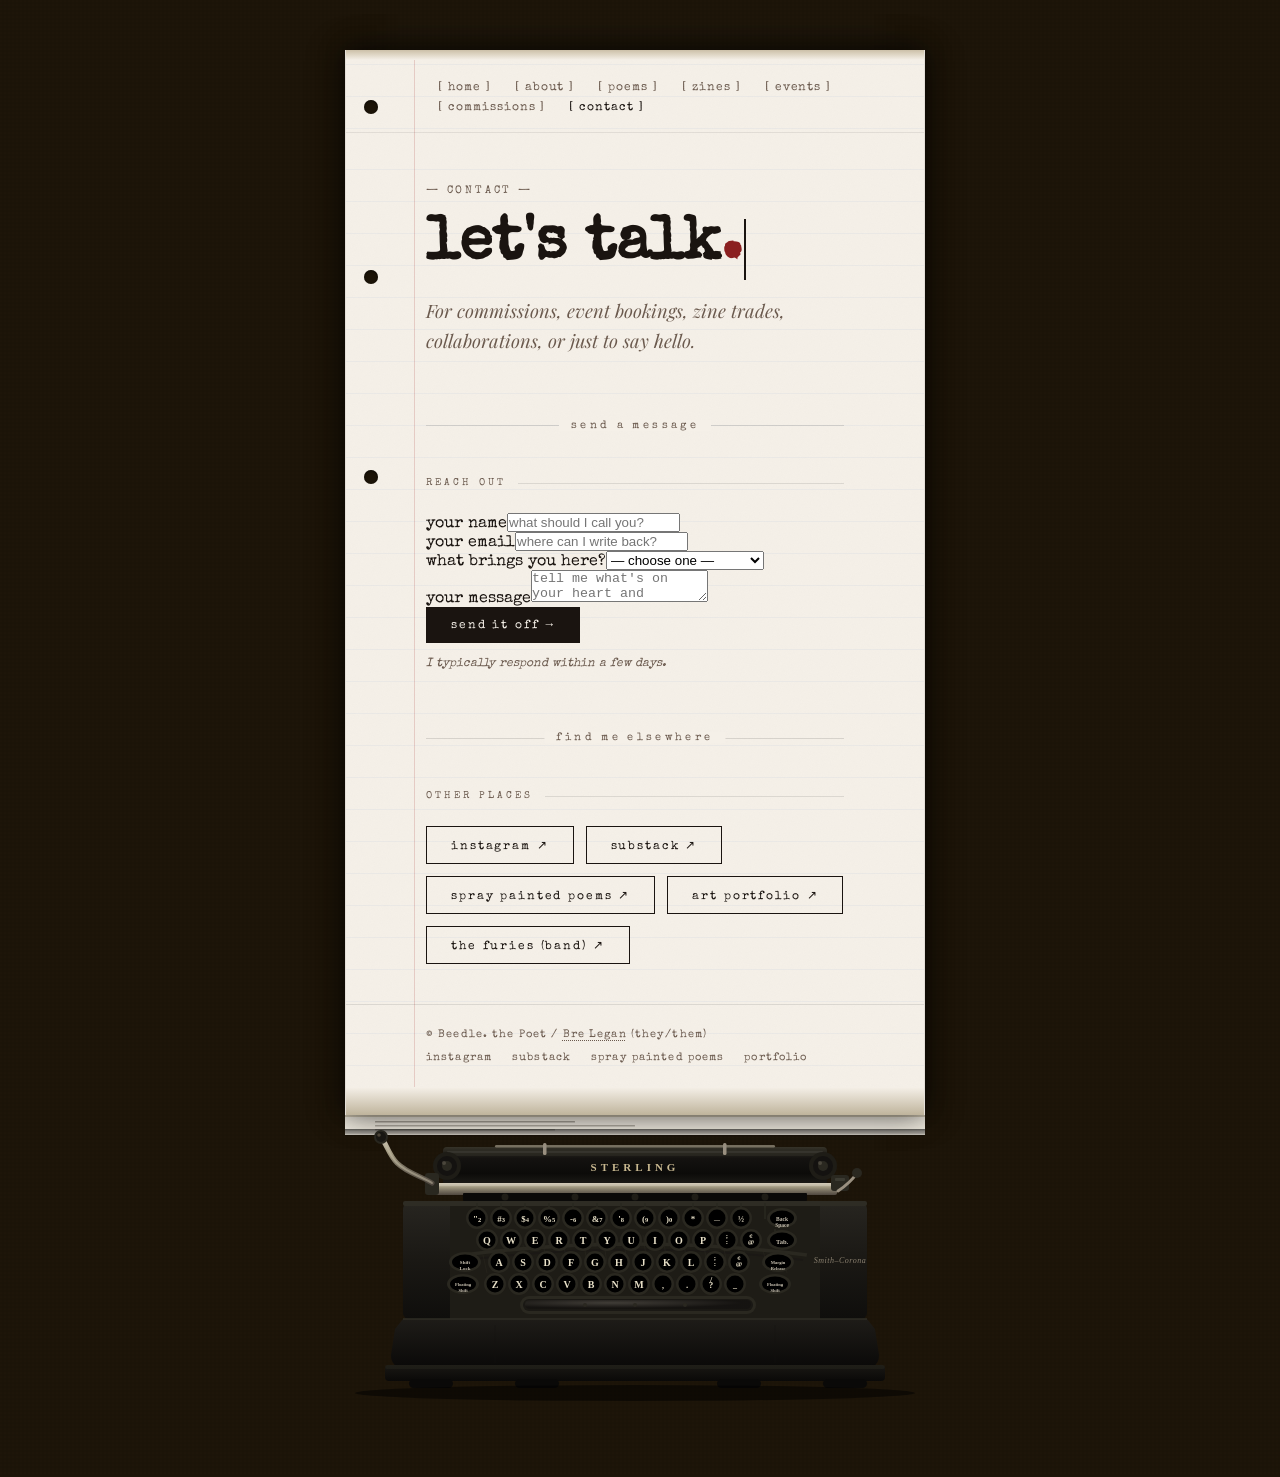
<file: contact.html>
<!DOCTYPE html>
<html lang="en">
<head>
  <meta charset="UTF-8" />
  <meta name="viewport" content="width=device-width, initial-scale=1.0" />
  <title>Contact · Beedle. the Poet</title>
  <link rel="preconnect" href="https://fonts.googleapis.com">
  <link href="https://fonts.googleapis.com/css2?family=Special+Elite&family=Courier+Prime:ital,wght@0,400;0,700;1,400&family=Playfair+Display:ital@0;1&display=swap" rel="stylesheet">
  <style>
@import url('https://fonts.googleapis.com/css2?family=Special+Elite&family=Courier+Prime:ital,wght@0,400;0,700;1,400&family=Playfair+Display:ital@0;1&display=swap');

/* ─── Variables ─── */
:root {
  --paper:        #f5f0e8;
  --paper-dark:   #ede6d6;
  --paper-cream:  #faf7f0;
  --ink:          #1a1410;
  --ink-faded:    #3d3028;
  --ink-light:    #6b5a4e;
  --red-ink:      #8b2020;
  --rust:         #7a4030;
  --typewriter:   'Special Elite', 'Courier Prime', monospace;
  --serif:        'Playfair Display', Georgia, serif;
}

/* ─── Reset & Base ─── */
*, *::before, *::after { box-sizing: border-box; margin: 0; padding: 0; }
html { scroll-behavior: smooth; }

body {
  background-color: #1c1408;
  background-image:
    url("data:image/svg+xml,%3Csvg xmlns='http://www.w3.org/2000/svg' width='4' height='4'%3E%3Crect width='4' height='4' fill='%231c1408'/%3E%3Ccircle cx='1' cy='1' r='0.5' fill='%23261c0e' opacity='0.6'/%3E%3Ccircle cx='3' cy='3' r='0.5' fill='%23140e04' opacity='0.6'/%3E%3C/svg%3E");
  font-family: var(--typewriter);
  color: var(--ink);
  min-height: 100vh;
  overflow-x: hidden;
}

/* ─── Page wrapper — same width as typewriter SVG ─── */
.page-wrap {
  max-width: 690px;
  margin: 0 auto;
  padding-top: 50px;
  padding-left: 0;
  padding-right: 0;
}

/* ─── Outer shell that holds paper + typewriter together ─── */
.page-wrap .paper {
  margin-left: 7.25%;
  margin-right: 8.70%;
}

/* ════════════════════════════════
   TYPEWRITER FOOTER SVG
   ════════════════════════════════ */
.typewriter-footer {
  display: block;
  width: 100%;
  line-height: 0;
  font-size: 0;
  padding-bottom: 40px;
}
.typewriter-footer img {
  display: block;
  width: 100%;
  height: auto;
}

/* ─── Paper sheet ─── */
.paper {
  position: relative;
  background: var(--paper);
  border-left:  1px solid rgba(0,0,0,0.07);
  border-right: 1px solid rgba(0,0,0,0.07);
  box-shadow:
    -6px 0 30px rgba(0,0,0,0.35),
     6px 0 30px rgba(0,0,0,0.35),
     0 -4px 20px rgba(0,0,0,0.2);
}

/* Paper texture overlay */
.paper::after {
  content: '';
  position: absolute;
  inset: 0;
  background-image:
    url("data:image/svg+xml,%3Csvg xmlns='http://www.w3.org/2000/svg' width='300' height='300'%3E%3Cfilter id='n'%3E%3CfeTurbulence type='fractalNoise' baseFrequency='0.9' numOctaves='4' stitchTiles='stitch'/%3E%3CfeColorMatrix type='saturate' values='0'/%3E%3C/filter%3E%3Crect width='300' height='300' filter='url(%23n)' opacity='0.03'/%3E%3C/svg%3E");
  pointer-events: none;
  z-index: 1;
}

/* Ruled lines */
.paper-lines {
  position: absolute;
  inset: 0;
  pointer-events: none;
  z-index: 0;
}
.paper-lines::after {
  content: '';
  position: absolute;
  inset: 0;
  background-image: repeating-linear-gradient(
    to bottom,
    transparent 0px,
    transparent 31px,
    rgba(100,140,200,0.07) 31px,
    rgba(100,140,200,0.07) 32px
  );
  background-position: 0 88px;
}

/* Red margin line */
.margin-line {
  position: absolute;
  left: 68px; top: 0; bottom: 0;
  width: 1px;
  background: rgba(160,40,40,0.18);
  pointer-events: none;
  z-index: 2;
}

/* Hole punches */
.hole-punch {
  position: absolute;
  left: 18px;
  width: 14px; height: 14px;
  border-radius: 50%;
  background: #1c1408;
  box-shadow: inset 0 1px 3px rgba(0,0,0,0.6);
  z-index: 3;
}

/* Top edge of paper (where it curls out of platen) */
.paper-top-edge {
  height: 10px;
  background: linear-gradient(to bottom, #ccc0a8, var(--paper));
  position: relative;
  z-index: 5;
}

/* Bottom of paper fades into the typewriter slot */
.paper-bottom-fade {
  height: 28px;
  background: linear-gradient(to bottom, var(--paper), #bfb49c);
  position: relative;
  z-index: 4;
}

/* ─── Navigation ─── */
nav.site-nav {
  position: relative;
  z-index: 100;
  padding: 18px 80px 14px;
  display: flex;
  gap: 0;
  flex-wrap: wrap;
  border-bottom: 1px solid rgba(0,0,0,0.08);
}
nav.site-nav a {
  font-family: var(--typewriter);
  font-size: 0.75rem;
  letter-spacing: 0.08em;
  text-decoration: none;
  color: var(--ink-light);
  padding: 4px 12px;
  transition: color 0.2s;
  text-transform: lowercase;
}
nav.site-nav a::before { content: '[ '; }
nav.site-nav a::after  { content: ' ]'; }
nav.site-nav a:hover,
nav.site-nav a.active  { color: var(--ink); }

/* ─── Hero ─── */
.hero {
  position: relative;
  z-index: 10;
  padding: 48px 80px 40px;
}
.hero-eyebrow {
  font-family: var(--typewriter);
  font-size: 0.7rem;
  letter-spacing: 0.25em;
  color: var(--ink-light);
  text-transform: uppercase;
  margin-bottom: 12px;
}
.hero-title {
  font-family: var(--typewriter);
  font-size: clamp(2.4rem, 5vw, 3.8rem);
  line-height: 1.05;
  color: var(--ink);
}
.hero-title .period { color: var(--red-ink); }
.hero-subtitle {
  font-family: var(--serif);
  font-style: italic;
  font-size: clamp(0.95rem, 2vw, 1.15rem);
  color: var(--ink-light);
  margin-top: 16px;
  line-height: 1.6;
  max-width: 520px;
}
.hero-subtitle em {
  font-style: normal;
  text-decoration: underline;
  text-decoration-style: dotted;
  text-underline-offset: 3px;
}

/* Blinking cursor */
.cursor {
  display: inline-block;
  width: 2px; height: 1em;
  background: var(--ink);
  vertical-align: middle;
  animation: blink 1.1s step-end infinite;
  margin-left: 2px;
}
@keyframes blink { 0%,100%{opacity:1} 50%{opacity:0} }

/* ─── Divider ─── */
.divider {
  position: relative;
  z-index: 10;
  margin: 8px 80px;
  border: none;
  border-top: 1px solid rgba(0,0,0,0.12);
  overflow: visible;
}
.divider::after {
  content: attr(data-text);
  position: absolute;
  top: -0.6em; left: 50%;
  transform: translateX(-50%);
  background: var(--paper);
  padding: 0 12px;
  font-family: var(--typewriter);
  font-size: 0.7rem;
  letter-spacing: 0.3em;
  color: var(--ink-light);
}

/* ─── Sections ─── */
.section {
  position: relative;
  z-index: 10;
  padding: 40px 80px;
}
.section-label {
  font-family: var(--typewriter);
  font-size: 0.65rem;
  letter-spacing: 0.3em;
  text-transform: uppercase;
  color: var(--ink-light);
  margin-bottom: 20px;
  display: flex;
  align-items: center;
  gap: 12px;
}
.section-label::after {
  content: ''; flex: 1;
  height: 1px; background: rgba(0,0,0,0.1);
}

h2 {
  font-family: var(--typewriter);
  font-size: clamp(1.3rem,3vw,1.8rem);
  color: var(--ink); margin-bottom: 20px; line-height: 1.2;
}
h3 { font-family: var(--typewriter); font-size: 1.1rem; color: var(--ink); margin-bottom: 12px; }
p {
  font-family: var(--typewriter);
  font-size: 0.92rem; line-height: 1.85;
  color: var(--ink-faded); margin-bottom: 1.2em;
}
a { color: var(--rust); text-decoration: underline; text-decoration-style: dotted; text-underline-offset: 3px; }
a:hover { color: var(--red-ink); }

/* ─── Process list ─── */
.process-list { list-style: none; margin: 0 0 1.5em; }
.process-list li {
  display: flex; gap: 16px; margin-bottom: 14px;
  font-family: var(--typewriter); font-size: 0.9rem; line-height: 1.7; color: var(--ink-faded);
}
.process-list li .step-num {
  flex-shrink: 0; font-size: 0.7rem; color: var(--red-ink);
  letter-spacing: 0.1em; padding-top: 3px; min-width: 28px;
}

/* ─── Poem card ─── */
.poem-card {
  background: var(--paper-cream);
  border: 1px solid rgba(0,0,0,0.08);
  padding: 32px 36px; margin-bottom: 24px;
  box-shadow: 1px 2px 8px rgba(0,0,0,0.08);
}
.poem-title {
  font-size: 0.75rem; letter-spacing: 0.2em; text-transform: lowercase;
  color: var(--ink-light); margin-bottom: 16px; padding-bottom: 10px;
  border-bottom: 1px dashed rgba(0,0,0,0.15);
}
.poem-body { font-size: 0.92rem; line-height: 2; color: var(--ink); white-space: pre-line; }

/* ─── Zine cards ─── */
.zines-grid {
  display: grid; grid-template-columns: repeat(auto-fill, minmax(280px,1fr));
  gap: 24px; margin-top: 8px;
}
.zine-card {
  position: relative; background: var(--paper-cream);
  border: 1px solid rgba(0,0,0,0.1); padding: 28px 28px 24px;
  box-shadow: 2px 3px 12px rgba(0,0,0,0.1);
  transition: transform 0.2s, box-shadow 0.2s;
}
.zine-card:hover { transform: translateY(-2px) rotate(0.3deg); box-shadow: 4px 8px 24px rgba(0,0,0,0.15); }
.zine-spine { position: absolute; left: 0; top: 0; bottom: 0; width: 6px; }
.zine-year { font-size: 0.65rem; letter-spacing: 0.25em; color: var(--ink-light); margin-bottom: 8px; }
.zine-title { font-family: var(--typewriter); font-size: 1rem; color: var(--ink); margin-bottom: 8px; line-height: 1.3; }
.zine-subtitle { font-family: var(--serif); font-style: italic; font-size: 0.8rem; color: var(--ink-light); margin-bottom: 14px; }
.zine-desc { font-size: 0.8rem; line-height: 1.65; color: var(--ink-faded); margin-bottom: 0; }

/* ─── FAQ ─── */
.faq-item { margin-bottom: 20px; padding-left: 20px; border-left: 2px solid rgba(0,0,0,0.08); }
.faq-q { font-family: var(--typewriter); font-size: 0.88rem; font-weight: 700; color: var(--ink); margin-bottom: 6px; }
.faq-q::before { content: 'Q: '; color: var(--red-ink); }
.faq-a { font-size: 0.85rem; line-height: 1.7; color: var(--ink-faded); margin: 0; }
.faq-a::before { content: 'A: '; color: var(--ink-light); }

/* ─── CTA box ─── */
.contact-box {
  background: var(--paper-dark); border: 1px dashed rgba(0,0,0,0.2);
  padding: 36px; text-align: center; margin: 0 0 12px;
}
.contact-box p { font-size: 0.88rem; max-width: 460px; margin: 0 auto 20px; }

/* ─── Buttons ─── */
.btn {
  display: inline-block; font-family: var(--typewriter);
  font-size: 0.78rem; letter-spacing: 0.15em; text-transform: lowercase;
  text-decoration: none; color: var(--ink); border: 1.5px solid var(--ink);
  padding: 10px 24px; transition: background 0.2s, color 0.2s;
}
.btn:hover { background: var(--ink); color: var(--paper); text-decoration: none; }
.btn-ink { background: var(--ink); color: var(--paper); }
.btn-ink:hover { background: var(--ink-faded); color: var(--paper); }

/* ─── Haiku ─── */
.haiku {
  margin: 32px 0; padding: 28px 40px;
  border-left: 3px solid var(--ink-light);
  font-family: var(--typewriter); font-size: 0.92rem; line-height: 2.2;
  color: var(--ink); background: rgba(0,0,0,0.02);
}
.haiku cite {
  display: block; margin-top: 12px;
  font-size: 0.7rem; letter-spacing: 0.15em;
  color: var(--ink-light); font-style: normal;
}

/* ─── Sticker ─── */
.sticker {
  display: inline-block; font-family: var(--typewriter); font-size: 0.65rem;
  letter-spacing: 0.1em; padding: 4px 10px; border: 1px solid rgba(0,0,0,0.2);
  color: var(--ink-light); margin-bottom: 8px; text-transform: uppercase;
}

/* ─── Bio grid ─── */
.bio-grid { display: grid; grid-template-columns: 1fr 1fr; gap: 40px; align-items: start; }
@media (max-width: 600px) { .bio-grid { grid-template-columns: 1fr; } }

/* ─── Event list ─── */
.event-list { list-style: none; }
.event-list li {
  padding: 6px 0; font-size: 0.88rem; color: var(--ink-faded);
  border-bottom: 1px dotted rgba(0,0,0,0.1); display: flex; gap: 12px;
}
.event-list li::before { content: '•'; color: var(--red-ink); flex-shrink: 0; }

/* ─── Poems intro ─── */
.poems-intro {
  font-family: var(--serif); font-style: italic; font-size: 1rem; line-height: 1.8;
  color: var(--ink-light); border-bottom: 1px dashed rgba(0,0,0,0.12);
  padding-bottom: 24px; margin-bottom: 32px;
}

/* ─── Responsive ─── */
@media (max-width: 700px) {
  .section, .hero, nav.site-nav { padding-left: 36px; padding-right: 28px; }
  .divider { margin-left: 36px; margin-right: 36px; }
  .margin-line { left: 28px; }
  .zines-grid { grid-template-columns: 1fr; }
}

  </style>
</head>
<body>
<div class="page-wrap">
  <div class="paper">
    <div class="paper-top-edge"></div>
    <div class="paper-lines"></div>
    <div class="margin-line"></div>
    <div class="hole-punch" style="top:50px"></div>
    <div class="hole-punch" style="top:220px"></div>
    <div class="hole-punch" style="top:420px"></div>
    <nav class="site-nav">
      <a href="index.html">home</a>
      <a href="about.html">about</a>
      <a href="poems.html">poems</a>
      <a href="zines.html">zines</a>
      <a href="events.html">events</a>
      <a href="commissions.html">commissions</a>
      <a href="contact.html" class="active">contact</a>
    </nav>
    <header class="hero">
      <p class="hero-eyebrow">— contact —</p>
      <h1 class="hero-title">let's talk<span class="period">.</span><span class="cursor"></span></h1>
      <p class="hero-subtitle">For commissions, event bookings, zine trades, collaborations, or just to say hello.</p>
    </header>
    <hr class="divider" data-text="send a message" />
    <section class="section">
      <p class="section-label">reach out</p>
      <style>
@import url('https://fonts.googleapis.com/css2?family=Special+Elite&family=Courier+Prime:ital,wght@0,400;0,700;1,400&family=Playfair+Display:ital@0;1&display=swap');

/* ─── Variables ─── */
:root {
  --paper:        #f5f0e8;
  --paper-dark:   #ede6d6;
  --paper-cream:  #faf7f0;
  --ink:          #1a1410;
  --ink-faded:    #3d3028;
  --ink-light:    #6b5a4e;
  --red-ink:      #8b2020;
  --rust:         #7a4030;
  --typewriter:   'Special Elite', 'Courier Prime', monospace;
  --serif:        'Playfair Display', Georgia, serif;
}

/* ─── Reset & Base ─── */
*, *::before, *::after { box-sizing: border-box; margin: 0; padding: 0; }
html { scroll-behavior: smooth; }

body {
  background-color: #1c1408;
  background-image:
    url("data:image/svg+xml,%3Csvg xmlns='http://www.w3.org/2000/svg' width='4' height='4'%3E%3Crect width='4' height='4' fill='%231c1408'/%3E%3Ccircle cx='1' cy='1' r='0.5' fill='%23261c0e' opacity='0.6'/%3E%3Ccircle cx='3' cy='3' r='0.5' fill='%23140e04' opacity='0.6'/%3E%3C/svg%3E");
  font-family: var(--typewriter);
  color: var(--ink);
  min-height: 100vh;
  overflow-x: hidden;
}

/* ─── Page wrapper — same width as typewriter SVG ─── */
.page-wrap {
  max-width: 690px;
  margin: 0 auto;
  padding-top: 50px;
  padding-left: 0;
  padding-right: 0;
}

/* ─── Outer shell that holds paper + typewriter together ─── */
.page-wrap .paper {
  margin-left: 7.25%;
  margin-right: 8.70%;
}

/* ════════════════════════════════
   TYPEWRITER FOOTER SVG
   ════════════════════════════════ */
.typewriter-footer {
  display: block;
  width: 100%;
  line-height: 0;
  font-size: 0;
  padding-bottom: 40px;
}
.typewriter-footer img {
  display: block;
  width: 100%;
  height: auto;
}

/* ─── Paper sheet ─── */
.paper {
  position: relative;
  background: var(--paper);
  border-left:  1px solid rgba(0,0,0,0.07);
  border-right: 1px solid rgba(0,0,0,0.07);
  box-shadow:
    -6px 0 30px rgba(0,0,0,0.35),
     6px 0 30px rgba(0,0,0,0.35),
     0 -4px 20px rgba(0,0,0,0.2);
}

/* Paper texture overlay */
.paper::after {
  content: '';
  position: absolute;
  inset: 0;
  background-image:
    url("data:image/svg+xml,%3Csvg xmlns='http://www.w3.org/2000/svg' width='300' height='300'%3E%3Cfilter id='n'%3E%3CfeTurbulence type='fractalNoise' baseFrequency='0.9' numOctaves='4' stitchTiles='stitch'/%3E%3CfeColorMatrix type='saturate' values='0'/%3E%3C/filter%3E%3Crect width='300' height='300' filter='url(%23n)' opacity='0.03'/%3E%3C/svg%3E");
  pointer-events: none;
  z-index: 1;
}

/* Ruled lines */
.paper-lines {
  position: absolute;
  inset: 0;
  pointer-events: none;
  z-index: 0;
}
.paper-lines::after {
  content: '';
  position: absolute;
  inset: 0;
  background-image: repeating-linear-gradient(
    to bottom,
    transparent 0px,
    transparent 31px,
    rgba(100,140,200,0.07) 31px,
    rgba(100,140,200,0.07) 32px
  );
  background-position: 0 88px;
}

/* Red margin line */
.margin-line {
  position: absolute;
  left: 68px; top: 0; bottom: 0;
  width: 1px;
  background: rgba(160,40,40,0.18);
  pointer-events: none;
  z-index: 2;
}

/* Hole punches */
.hole-punch {
  position: absolute;
  left: 18px;
  width: 14px; height: 14px;
  border-radius: 50%;
  background: #1c1408;
  box-shadow: inset 0 1px 3px rgba(0,0,0,0.6);
  z-index: 3;
}

/* Top edge of paper (where it curls out of platen) */
.paper-top-edge {
  height: 10px;
  background: linear-gradient(to bottom, #ccc0a8, var(--paper));
  position: relative;
  z-index: 5;
}

/* Bottom of paper fades into the typewriter slot */
.paper-bottom-fade {
  height: 28px;
  background: linear-gradient(to bottom, var(--paper), #bfb49c);
  position: relative;
  z-index: 4;
}

/* ─── Navigation ─── */
nav.site-nav {
  position: relative;
  z-index: 100;
  padding: 18px 80px 14px;
  display: flex;
  gap: 0;
  flex-wrap: wrap;
  border-bottom: 1px solid rgba(0,0,0,0.08);
}
nav.site-nav a {
  font-family: var(--typewriter);
  font-size: 0.75rem;
  letter-spacing: 0.08em;
  text-decoration: none;
  color: var(--ink-light);
  padding: 4px 12px;
  transition: color 0.2s;
  text-transform: lowercase;
}
nav.site-nav a::before { content: '[ '; }
nav.site-nav a::after  { content: ' ]'; }
nav.site-nav a:hover,
nav.site-nav a.active  { color: var(--ink); }

/* ─── Hero ─── */
.hero {
  position: relative;
  z-index: 10;
  padding: 48px 80px 40px;
}
.hero-eyebrow {
  font-family: var(--typewriter);
  font-size: 0.7rem;
  letter-spacing: 0.25em;
  color: var(--ink-light);
  text-transform: uppercase;
  margin-bottom: 12px;
}
.hero-title {
  font-family: var(--typewriter);
  font-size: clamp(2.4rem, 5vw, 3.8rem);
  line-height: 1.05;
  color: var(--ink);
}
.hero-title .period { color: var(--red-ink); }
.hero-subtitle {
  font-family: var(--serif);
  font-style: italic;
  font-size: clamp(0.95rem, 2vw, 1.15rem);
  color: var(--ink-light);
  margin-top: 16px;
  line-height: 1.6;
  max-width: 520px;
}
.hero-subtitle em {
  font-style: normal;
  text-decoration: underline;
  text-decoration-style: dotted;
  text-underline-offset: 3px;
}

/* Blinking cursor */
.cursor {
  display: inline-block;
  width: 2px; height: 1em;
  background: var(--ink);
  vertical-align: middle;
  animation: blink 1.1s step-end infinite;
  margin-left: 2px;
}
@keyframes blink { 0%,100%{opacity:1} 50%{opacity:0} }

/* ─── Divider ─── */
.divider {
  position: relative;
  z-index: 10;
  margin: 8px 80px;
  border: none;
  border-top: 1px solid rgba(0,0,0,0.12);
  overflow: visible;
}
.divider::after {
  content: attr(data-text);
  position: absolute;
  top: -0.6em; left: 50%;
  transform: translateX(-50%);
  background: var(--paper);
  padding: 0 12px;
  font-family: var(--typewriter);
  font-size: 0.7rem;
  letter-spacing: 0.3em;
  color: var(--ink-light);
}

/* ─── Sections ─── */
.section {
  position: relative;
  z-index: 10;
  padding: 40px 80px;
}
.section-label {
  font-family: var(--typewriter);
  font-size: 0.65rem;
  letter-spacing: 0.3em;
  text-transform: uppercase;
  color: var(--ink-light);
  margin-bottom: 20px;
  display: flex;
  align-items: center;
  gap: 12px;
}
.section-label::after {
  content: ''; flex: 1;
  height: 1px; background: rgba(0,0,0,0.1);
}

h2 {
  font-family: var(--typewriter);
  font-size: clamp(1.3rem,3vw,1.8rem);
  color: var(--ink); margin-bottom: 20px; line-height: 1.2;
}
h3 { font-family: var(--typewriter); font-size: 1.1rem; color: var(--ink); margin-bottom: 12px; }
p {
  font-family: var(--typewriter);
  font-size: 0.92rem; line-height: 1.85;
  color: var(--ink-faded); margin-bottom: 1.2em;
}
a { color: var(--rust); text-decoration: underline; text-decoration-style: dotted; text-underline-offset: 3px; }
a:hover { color: var(--red-ink); }

/* ─── Process list ─── */
.process-list { list-style: none; margin: 0 0 1.5em; }
.process-list li {
  display: flex; gap: 16px; margin-bottom: 14px;
  font-family: var(--typewriter); font-size: 0.9rem; line-height: 1.7; color: var(--ink-faded);
}
.process-list li .step-num {
  flex-shrink: 0; font-size: 0.7rem; color: var(--red-ink);
  letter-spacing: 0.1em; padding-top: 3px; min-width: 28px;
}

/* ─── Poem card ─── */
.poem-card {
  background: var(--paper-cream);
  border: 1px solid rgba(0,0,0,0.08);
  padding: 32px 36px; margin-bottom: 24px;
  box-shadow: 1px 2px 8px rgba(0,0,0,0.08);
}
.poem-title {
  font-size: 0.75rem; letter-spacing: 0.2em; text-transform: lowercase;
  color: var(--ink-light); margin-bottom: 16px; padding-bottom: 10px;
  border-bottom: 1px dashed rgba(0,0,0,0.15);
}
.poem-body { font-size: 0.92rem; line-height: 2; color: var(--ink); white-space: pre-line; }

/* ─── Zine cards ─── */
.zines-grid {
  display: grid; grid-template-columns: repeat(auto-fill, minmax(280px,1fr));
  gap: 24px; margin-top: 8px;
}
.zine-card {
  position: relative; background: var(--paper-cream);
  border: 1px solid rgba(0,0,0,0.1); padding: 28px 28px 24px;
  box-shadow: 2px 3px 12px rgba(0,0,0,0.1);
  transition: transform 0.2s, box-shadow 0.2s;
}
.zine-card:hover { transform: translateY(-2px) rotate(0.3deg); box-shadow: 4px 8px 24px rgba(0,0,0,0.15); }
.zine-spine { position: absolute; left: 0; top: 0; bottom: 0; width: 6px; }
.zine-year { font-size: 0.65rem; letter-spacing: 0.25em; color: var(--ink-light); margin-bottom: 8px; }
.zine-title { font-family: var(--typewriter); font-size: 1rem; color: var(--ink); margin-bottom: 8px; line-height: 1.3; }
.zine-subtitle { font-family: var(--serif); font-style: italic; font-size: 0.8rem; color: var(--ink-light); margin-bottom: 14px; }
.zine-desc { font-size: 0.8rem; line-height: 1.65; color: var(--ink-faded); margin-bottom: 0; }

/* ─── FAQ ─── */
.faq-item { margin-bottom: 20px; padding-left: 20px; border-left: 2px solid rgba(0,0,0,0.08); }
.faq-q { font-family: var(--typewriter); font-size: 0.88rem; font-weight: 700; color: var(--ink); margin-bottom: 6px; }
.faq-q::before { content: 'Q: '; color: var(--red-ink); }
.faq-a { font-size: 0.85rem; line-height: 1.7; color: var(--ink-faded); margin: 0; }
.faq-a::before { content: 'A: '; color: var(--ink-light); }

/* ─── CTA box ─── */
.contact-box {
  background: var(--paper-dark); border: 1px dashed rgba(0,0,0,0.2);
  padding: 36px; text-align: center; margin: 0 0 12px;
}
.contact-box p { font-size: 0.88rem; max-width: 460px; margin: 0 auto 20px; }

/* ─── Buttons ─── */
.btn {
  display: inline-block; font-family: var(--typewriter);
  font-size: 0.78rem; letter-spacing: 0.15em; text-transform: lowercase;
  text-decoration: none; color: var(--ink); border: 1.5px solid var(--ink);
  padding: 10px 24px; transition: background 0.2s, color 0.2s;
}
.btn:hover { background: var(--ink); color: var(--paper); text-decoration: none; }
.btn-ink { background: var(--ink); color: var(--paper); }
.btn-ink:hover { background: var(--ink-faded); color: var(--paper); }

/* ─── Haiku ─── */
.haiku {
  margin: 32px 0; padding: 28px 40px;
  border-left: 3px solid var(--ink-light);
  font-family: var(--typewriter); font-size: 0.92rem; line-height: 2.2;
  color: var(--ink); background: rgba(0,0,0,0.02);
}
.haiku cite {
  display: block; margin-top: 12px;
  font-size: 0.7rem; letter-spacing: 0.15em;
  color: var(--ink-light); font-style: normal;
}

/* ─── Sticker ─── */
.sticker {
  display: inline-block; font-family: var(--typewriter); font-size: 0.65rem;
  letter-spacing: 0.1em; padding: 4px 10px; border: 1px solid rgba(0,0,0,0.2);
  color: var(--ink-light); margin-bottom: 8px; text-transform: uppercase;
}

/* ─── Bio grid ─── */
.bio-grid { display: grid; grid-template-columns: 1fr 1fr; gap: 40px; align-items: start; }
@media (max-width: 600px) { .bio-grid { grid-template-columns: 1fr; } }

/* ─── Event list ─── */
.event-list { list-style: none; }
.event-list li {
  padding: 6px 0; font-size: 0.88rem; color: var(--ink-faded);
  border-bottom: 1px dotted rgba(0,0,0,0.1); display: flex; gap: 12px;
}
.event-list li::before { content: '•'; color: var(--red-ink); flex-shrink: 0; }

/* ─── Poems intro ─── */
.poems-intro {
  font-family: var(--serif); font-style: italic; font-size: 1rem; line-height: 1.8;
  color: var(--ink-light); border-bottom: 1px dashed rgba(0,0,0,0.12);
  padding-bottom: 24px; margin-bottom: 32px;
}

/* ─── Responsive ─── */
@media (max-width: 700px) {
  .section, .hero, nav.site-nav { padding-left: 36px; padding-right: 28px; }
  .divider { margin-left: 36px; margin-right: 36px; }
  .margin-line { left: 28px; }
  .zines-grid { grid-template-columns: 1fr; }
}

  </style>
      <form class="cf" action="https://formspree.io/f/YOUR_FORM_ID" method="POST">
        <div class="fg"><label for="name">your name</label><input type="text" id="name" name="name" placeholder="what should I call you?" required /></div>
        <div class="fg"><label for="email">your email</label><input type="email" id="email" name="email" placeholder="where can I write back?" required /></div>
        <div class="fg"><label for="reason">what brings you here?</label><select id="reason" name="reason"><option value="">— choose one —</option><option value="commission">commission a poem</option><option value="event">book me for an event</option><option value="zine">purchase / trade a zine</option><option value="collab">collaboration</option><option value="hello">just saying hello</option></select></div>
        <div class="fg"><label for="message">your message</label><textarea id="message" name="message" placeholder="tell me what's on your heart and mind..." required></textarea></div>
        <div><button type="submit" class="btn btn-ink">send it off →</button><p style="font-size:0.75rem;color:var(--ink-light);font-style:italic;margin-top:10px;">I typically respond within a few days.</p></div>
      </form>
    </section>
    <hr class="divider" data-text="find me elsewhere" />
    <section class="section">
      <p class="section-label">other places</p>
      <div style="display:flex;flex-wrap:wrap;gap:12px;">
        <a href="https://www.instagram.com/beedle.thepoet" target="_blank" class="btn">instagram ↗</a>
        <a href="https://thebecomingrambles.substack.com/t/poetics" target="_blank" class="btn">substack ↗</a>
        <a href="https://spraypaintedpoems.com" target="_blank" class="btn">spray painted poems ↗</a>
        <a href="https://brelegan.com" target="_blank" class="btn">art portfolio ↗</a>
        <a href="https://www.instagram.com/thefuriesband" target="_blank" class="btn">the furies (band) ↗</a>
      </div>
    </section>
    <footer class="site-footer" style="position:relative;z-index:10;padding:24px 80px;border-top:1px solid rgba(0,0,0,0.1);display:flex;justify-content:space-between;align-items:center;flex-wrap:wrap;gap:12px;">
      <span style="font-family:var(--typewriter);font-size:0.7rem;letter-spacing:0.1em;color:var(--ink-light);">© Beedle. the Poet / <a href="https://brelegan.com" target="_blank" style="color:inherit;">Bre Legan</a> (they/them)</span>
      <nav style="display:flex;gap:20px;">
        <a href="https://www.instagram.com/beedle.thepoet" target="_blank" style="font-family:var(--typewriter);font-size:0.7rem;letter-spacing:0.1em;color:var(--ink-light);text-decoration:none;">instagram</a>
        <a href="https://thebecomingrambles.substack.com/t/poetics" target="_blank" style="font-family:var(--typewriter);font-size:0.7rem;letter-spacing:0.1em;color:var(--ink-light);text-decoration:none;">substack</a>
        <a href="https://spraypaintedpoems.com" target="_blank" style="font-family:var(--typewriter);font-size:0.7rem;letter-spacing:0.1em;color:var(--ink-light);text-decoration:none;">spray painted poems</a>
        <a href="https://brelegan.com" target="_blank" style="font-family:var(--typewriter);font-size:0.7rem;letter-spacing:0.1em;color:var(--ink-light);text-decoration:none;">portfolio</a>
      </nav>
    </footer>
    <div class="paper-bottom-fade"></div>
  </div>
  <div class="typewriter-footer">
<svg width="100%" viewBox="0 0 690 320" role="img" xmlns="http://www.w3.org/2000/svg" style="">
<title style="fill:rgb(0, 0, 0);stroke:none;color:rgb(0, 0, 0);stroke-width:1px;stroke-linecap:butt;stroke-linejoin:miter;opacity:1;font-family:&quot;Anthropic Sans&quot;, -apple-system, BlinkMacSystemFont, &quot;Segoe UI&quot;, sans-serif;font-size:16px;font-weight:400;text-anchor:start;dominant-baseline:auto">Smith-Corona Sterling typewriter illustration</title>
<desc style="fill:rgb(0, 0, 0);stroke:none;color:rgb(0, 0, 0);stroke-width:1px;stroke-linecap:butt;stroke-linejoin:miter;opacity:1;font-family:&quot;Anthropic Sans&quot;, -apple-system, BlinkMacSystemFont, &quot;Segoe UI&quot;, sans-serif;font-size:16px;font-weight:400;text-anchor:start;dominant-baseline:auto">Front-facing illustration of a 1943 Smith-Corona Sterling typewriter, black body with round glass-topped keys on tall stems, prominent chrome carriage return lever, STERLING badge on platen bar, paper emerging from the top.</desc>
<defs>
  <linearGradient id="bodyG" x1="0" y1="0" x2="0" y2="1">
    <stop offset="0%" stop-color="#272520"/>
    <stop offset="50%" stop-color="#1a1814"/>
    <stop offset="100%" stop-color="#0f0e0c"/>
  </linearGradient>
  <linearGradient id="platenG" x1="0" y1="0" x2="0" y2="1">
    <stop offset="0%" stop-color="#353228"/>
    <stop offset="30%" stop-color="#141210"/>
    <stop offset="70%" stop-color="#0c0b09"/>
    <stop offset="100%" stop-color="#1e1c18"/>
  </linearGradient>
  <linearGradient id="chromeG" x1="0" y1="0" x2="0" y2="1">
    <stop offset="0%" stop-color="#d8d0c0"/>
    <stop offset="35%" stop-color="#a09880"/>
    <stop offset="65%" stop-color="#787060"/>
    <stop offset="100%" stop-color="#504840"/>
  </linearGradient>
  <linearGradient id="keyG" cx="38%" cy="32%" r="58%" gradientUnits="objectBoundingBox">
    <stop offset="0%" stop-color="#4a4640" stop-opacity="0.7"/>
    <stop offset="100%" stop-color="#1a1814" stop-opacity="0.95"/>
  </linearGradient>
  <radialGradient id="keyRad" cx="38%" cy="32%" r="58%">
    <stop offset="0%" stop-color="#4a4640"/>
    <stop offset="100%" stop-color="#141210"/>
  </radialGradient>
  <radialGradient id="keyShine" cx="35%" cy="28%" r="55%">
    <stop offset="0%" stop-color="#c8c0b0" stop-opacity="0.55"/>
    <stop offset="45%" stop-color="#706860" stop-opacity="0.2"/>
    <stop offset="100%" stop-color="#141210" stop-opacity="0.9"/>
  </radialGradient>
  <linearGradient id="baseG" x1="0" y1="0" x2="0" y2="1">
    <stop offset="0%" stop-color="#1a1814"/>
    <stop offset="100%" stop-color="#0a0908"/>
  </linearGradient>
  <linearGradient id="paperFade" x1="0" y1="0" x2="0" y2="1">
    <stop offset="0%" stop-color="rgba(0,0,0,0.6)"/>
    <stop offset="100%" stop-color="rgba(0,0,0,0)"/>
  </linearGradient>
  <linearGradient id="skirtG" x1="0" y1="0" x2="0" y2="1">
    <stop offset="0%" stop-color="#1e1c18"/>
    <stop offset="100%" stop-color="#0a0908"/>
  </linearGradient>
<mask id="imagine-text-gaps-62n0mh" maskUnits="userSpaceOnUse"><rect x="0" y="0" width="690" height="320" fill="white"/><rect x="291.03125" y="43.5" width="97.9375" height="17" fill="black" rx="2"/><rect x="511.71875" y="138.5" width="66.5625" height="13.5" fill="black" rx="2"/><rect x="-8.34375" y="-6.5" width="16.6875" height="14.5" fill="black" rx="2"/><rect x="-9.203125" y="-6.5" width="18.40625" height="14.5" fill="black" rx="2"/><rect x="-9" y="-6.5" width="18" height="14.5" fill="black" rx="2"/><rect x="-9.90625" y="-6.5" width="19.8125" height="14.5" fill="black" rx="2"/><rect x="-7.8125" y="-6.5" width="15.625" height="14.5" fill="black" rx="2"/><rect x="-9.40625" y="-6.5" width="18.8125" height="14.5" fill="black" rx="2"/><rect x="-7.421875" y="-6.5" width="14.84375" height="14.5" fill="black" rx="2"/><rect x="-8.125" y="-6.5" width="16.25" height="14.5" fill="black" rx="2"/><rect x="-8.296875" y="-6.5" width="16.59375" height="14.5" fill="black" rx="2"/><rect x="-6.171875" y="-6.5" width="12.34375" height="14.5" fill="black" rx="2"/><rect x="-6.796875" y="-4.5" width="13.59375" height="11.5" fill="black" rx="2"/><rect x="-8.296875" y="-5.5" width="16.59375" height="13.5" fill="black" rx="2"/><rect x="-12.265625" y="-4.5" width="24.53125" height="16.5" fill="black" rx="2"/><rect x="-8.109375" y="-7.5" width="16.21875" height="16" fill="black" rx="2"/><rect x="-9.640625" y="-7.5" width="19.28125" height="16" fill="black" rx="2"/><rect x="-7.609375" y="-7.5" width="15.21875" height="16" fill="black" rx="2"/><rect x="-8" y="-7.5" width="16" height="16" fill="black" rx="2"/><rect x="-7.421875" y="-7.5" width="14.84375" height="16" fill="black" rx="2"/><rect x="-7.671875" y="-7.5" width="15.34375" height="16" fill="black" rx="2"/><rect x="-8.171875" y="-7.5" width="16.34375" height="16" fill="black" rx="2"/><rect x="-6.234375" y="-7.5" width="12.46875" height="16" fill="black" rx="2"/><rect x="-8.109375" y="-7.5" width="16.21875" height="16" fill="black" rx="2"/><rect x="-7.515625" y="-7.5" width="15.03125" height="16" fill="black" rx="2"/><rect x="-5.296875" y="-11" width="10.59375" height="18.5" fill="black" rx="2"/><rect x="-7.390625" y="-11" width="14.78125" height="18.5" fill="black" rx="2"/><rect x="-11.328125" y="-4.5" width="22.65625" height="11.5" fill="black" rx="2"/><rect x="-10.21875" y="-5" width="20.4375" height="16" fill="black" rx="2"/><rect x="-7.796875" y="-7.5" width="15.59375" height="16" fill="black" rx="2"/><rect x="-7.25" y="-7.5" width="14.5" height="16" fill="black" rx="2"/><rect x="-8.171875" y="-7.5" width="16.34375" height="16" fill="black" rx="2"/><rect x="-7.359375" y="-7.5" width="14.71875" height="16" fill="black" rx="2"/><rect x="-8.046875" y="-7.5" width="16.09375" height="16" fill="black" rx="2"/><rect x="-8.578125" y="-7.5" width="17.15625" height="16" fill="black" rx="2"/><rect x="-6.984375" y="-7.5" width="13.96875" height="16" fill="black" rx="2"/><rect x="-8.09375" y="-7.5" width="16.1875" height="16" fill="black" rx="2"/><rect x="-7.4375" y="-7.5" width="14.875" height="16" fill="black" rx="2"/><rect x="-5.296875" y="-10.5" width="10.59375" height="18" fill="black" rx="2"/><rect x="-7.390625" y="-10.5" width="14.78125" height="18" fill="black" rx="2"/><rect x="-12.9375" y="-4.5" width="25.875" height="15" fill="black" rx="2"/><rect x="-13.609375" y="-4.5" width="27.21875" height="15" fill="black" rx="2"/><rect x="-7.453125" y="-7.5" width="14.90625" height="16" fill="black" rx="2"/><rect x="-8.046875" y="-7.5" width="16.09375" height="16" fill="black" rx="2"/><rect x="-7.578125" y="-7.5" width="15.15625" height="16" fill="black" rx="2"/><rect x="-7.8125" y="-7.5" width="15.625" height="16" fill="black" rx="2"/><rect x="-7.796875" y="-7.5" width="15.59375" height="16" fill="black" rx="2"/><rect x="-8.203125" y="-7.5" width="16.40625" height="16" fill="black" rx="2"/><rect x="-9.125" y="-7.5" width="18.25" height="16" fill="black" rx="2"/><rect x="-5.3125" y="-6" width="10.625" height="13.5" fill="black" rx="2"/><rect x="-5.484375" y="-6.5" width="10.96875" height="14.5" fill="black" rx="2"/><rect x="-6.46875" y="-12" width="12.9375" height="19.5" fill="black" rx="2"/><rect x="-6.8125" y="-6" width="13.625" height="13.5" fill="black" rx="2"/><rect x="-13.609375" y="-4.5" width="27.21875" height="15" fill="black" rx="2"/></mask></defs>





<!-- ═══ PAPER emerging from platen (top) ═══ -->
<rect x="50" y="0" width="580" height="20" fill="#f5f0e8" style="fill:rgb(240, 235, 224);stroke:none;color:rgb(0, 0, 0);stroke-width:1px;stroke-linecap:butt;stroke-linejoin:miter;opacity:1;font-family:&quot;Anthropic Sans&quot;, -apple-system, BlinkMacSystemFont, &quot;Segoe UI&quot;, sans-serif;font-size:16px;font-weight:400;text-anchor:start;dominant-baseline:auto"/>
<rect x="50" y="0" width="580" height="2" fill="#e0dbd0" style="fill:rgb(205, 196, 176);stroke:none;color:rgb(0, 0, 0);stroke-width:1px;stroke-linecap:butt;stroke-linejoin:miter;opacity:1;font-family:&quot;Anthropic Sans&quot;, -apple-system, BlinkMacSystemFont, &quot;Segoe UI&quot;, sans-serif;font-size:16px;font-weight:400;text-anchor:start;dominant-baseline:auto"/>
<line x1="50" y1="18" x2="630" y2="18" stroke="rgba(0,0,0,0.12)" stroke-width="1" style="fill:rgb(0, 0, 0);stroke:rgba(0, 0, 0, 0.12);color:rgb(0, 0, 0);stroke-width:1px;stroke-linecap:butt;stroke-linejoin:miter;opacity:1;font-family:&quot;Anthropic Sans&quot;, -apple-system, BlinkMacSystemFont, &quot;Segoe UI&quot;, sans-serif;font-size:16px;font-weight:400;text-anchor:start;dominant-baseline:auto"/>
<!-- typed text lines on paper (decorative) -->
<rect x="80" y="6" width="200" height="1.5" rx="0.5" fill="rgba(30,25,15,0.35)" style="fill:rgba(30, 25, 15, 0.35);stroke:none;color:rgb(0, 0, 0);stroke-width:1px;stroke-linecap:butt;stroke-linejoin:miter;opacity:1;font-family:&quot;Anthropic Sans&quot;, -apple-system, BlinkMacSystemFont, &quot;Segoe UI&quot;, sans-serif;font-size:16px;font-weight:400;text-anchor:start;dominant-baseline:auto"/>
<rect x="80" y="10" width="260" height="1.5" rx="0.5" fill="rgba(30,25,15,0.3)" style="fill:rgba(30, 25, 15, 0.3);stroke:none;color:rgb(0, 0, 0);stroke-width:1px;stroke-linecap:butt;stroke-linejoin:miter;opacity:1;font-family:&quot;Anthropic Sans&quot;, -apple-system, BlinkMacSystemFont, &quot;Segoe UI&quot;, sans-serif;font-size:16px;font-weight:400;text-anchor:start;dominant-baseline:auto"/>
<rect x="80" y="14" width="180" height="1.5" rx="0.5" fill="rgba(30,25,15,0.25)" style="fill:rgba(30, 25, 15, 0.25);stroke:none;color:rgb(0, 0, 0);stroke-width:1px;stroke-linecap:butt;stroke-linejoin:miter;opacity:1;font-family:&quot;Anthropic Sans&quot;, -apple-system, BlinkMacSystemFont, &quot;Segoe UI&quot;, sans-serif;font-size:16px;font-weight:400;text-anchor:start;dominant-baseline:auto"/>
<rect x="80" y="18" width="0" height="1.5" rx="0.5" fill="rgba(30,25,15,0.2)" style="fill:rgba(30, 25, 15, 0.2);stroke:none;color:rgb(0, 0, 0);stroke-width:1px;stroke-linecap:butt;stroke-linejoin:miter;opacity:1;font-family:&quot;Anthropic Sans&quot;, -apple-system, BlinkMacSystemFont, &quot;Segoe UI&quot;, sans-serif;font-size:16px;font-weight:400;text-anchor:start;dominant-baseline:auto"/>
<!-- paper shadow onto machine -->
<rect x="50" y="14" width="580" height="8" fill="url(#paperFade)" style="stroke:none;color:rgb(0, 0, 0);stroke-width:1px;stroke-linecap:butt;stroke-linejoin:miter;opacity:1;font-family:&quot;Anthropic Sans&quot;, -apple-system, BlinkMacSystemFont, &quot;Segoe UI&quot;, sans-serif;font-size:16px;font-weight:400;text-anchor:start;dominant-baseline:auto"/>

<!-- ═══ CARRIAGE ASSEMBLY ═══ -->
<!-- Main platen bar — wide, high-profile -->
<rect x="148" y="32" width="384" height="38" rx="4" fill="url(#platenG)" style="stroke:none;color:rgb(0, 0, 0);stroke-width:1px;stroke-linecap:butt;stroke-linejoin:miter;opacity:1;font-family:&quot;Anthropic Sans&quot;, -apple-system, BlinkMacSystemFont, &quot;Segoe UI&quot;, sans-serif;font-size:16px;font-weight:400;text-anchor:start;dominant-baseline:auto"/>
<!-- platen cylinder highlight -->
<rect x="152" y="34" width="376" height="7" rx="3" fill="#2e2c24" opacity="0.6" style="fill:rgb(46, 44, 36);stroke:none;color:rgb(0, 0, 0);stroke-width:1px;stroke-linecap:butt;stroke-linejoin:miter;opacity:0.6;font-family:&quot;Anthropic Sans&quot;, -apple-system, BlinkMacSystemFont, &quot;Segoe UI&quot;, sans-serif;font-size:16px;font-weight:400;text-anchor:start;dominant-baseline:auto"/>
<rect x="152" y="36" width="376" height="2" rx="1" fill="#484440" opacity="0.4" style="fill:rgb(72, 68, 64);stroke:none;color:rgb(0, 0, 0);stroke-width:1px;stroke-linecap:butt;stroke-linejoin:miter;opacity:0.4;font-family:&quot;Anthropic Sans&quot;, -apple-system, BlinkMacSystemFont, &quot;Segoe UI&quot;, sans-serif;font-size:16px;font-weight:400;text-anchor:start;dominant-baseline:auto"/>
<!-- STERLING badge text -->
<text x="340" y="56" font-family="Georgia,serif" font-size="11" font-weight="bold" fill="#c8b890" text-anchor="middle" letter-spacing="4" style="fill:rgb(200, 184, 144);stroke:none;color:rgb(0, 0, 0);stroke-width:1px;stroke-linecap:butt;stroke-linejoin:miter;opacity:1;font-family:Georgia, serif;font-size:11px;font-weight:700;text-anchor:middle;dominant-baseline:auto">STERLING</text>

<!-- Platen knob left -->
<circle cx="152" cy="51" r="14" fill="#1e1c16" style="fill:rgb(30, 28, 22);stroke:none;color:rgb(0, 0, 0);stroke-width:1px;stroke-linecap:butt;stroke-linejoin:miter;opacity:1;font-family:&quot;Anthropic Sans&quot;, -apple-system, BlinkMacSystemFont, &quot;Segoe UI&quot;, sans-serif;font-size:16px;font-weight:400;text-anchor:start;dominant-baseline:auto"/>
<circle cx="152" cy="51" r="10" fill="#141210" style="fill:rgb(20, 18, 16);stroke:none;color:rgb(0, 0, 0);stroke-width:1px;stroke-linecap:butt;stroke-linejoin:miter;opacity:1;font-family:&quot;Anthropic Sans&quot;, -apple-system, BlinkMacSystemFont, &quot;Segoe UI&quot;, sans-serif;font-size:16px;font-weight:400;text-anchor:start;dominant-baseline:auto"/>
<circle cx="152" cy="51" r="5" fill="#2a2820" style="fill:rgb(42, 40, 32);stroke:none;color:rgb(0, 0, 0);stroke-width:1px;stroke-linecap:butt;stroke-linejoin:miter;opacity:1;font-family:&quot;Anthropic Sans&quot;, -apple-system, BlinkMacSystemFont, &quot;Segoe UI&quot;, sans-serif;font-size:16px;font-weight:400;text-anchor:start;dominant-baseline:auto"/>
<circle cx="149" cy="48" r="2" fill="#5a5448" opacity="0.7" style="fill:rgb(90, 84, 72);stroke:none;color:rgb(0, 0, 0);stroke-width:1px;stroke-linecap:butt;stroke-linejoin:miter;opacity:0.7;font-family:&quot;Anthropic Sans&quot;, -apple-system, BlinkMacSystemFont, &quot;Segoe UI&quot;, sans-serif;font-size:16px;font-weight:400;text-anchor:start;dominant-baseline:auto"/>
<!-- Platen knob right -->
<circle cx="528" cy="51" r="14" fill="#1e1c16" style="fill:rgb(30, 28, 22);stroke:none;color:rgb(0, 0, 0);stroke-width:1px;stroke-linecap:butt;stroke-linejoin:miter;opacity:1;font-family:&quot;Anthropic Sans&quot;, -apple-system, BlinkMacSystemFont, &quot;Segoe UI&quot;, sans-serif;font-size:16px;font-weight:400;text-anchor:start;dominant-baseline:auto"/>
<circle cx="528" cy="51" r="10" fill="#141210" style="fill:rgb(20, 18, 16);stroke:none;color:rgb(0, 0, 0);stroke-width:1px;stroke-linecap:butt;stroke-linejoin:miter;opacity:1;font-family:&quot;Anthropic Sans&quot;, -apple-system, BlinkMacSystemFont, &quot;Segoe UI&quot;, sans-serif;font-size:16px;font-weight:400;text-anchor:start;dominant-baseline:auto"/>
<circle cx="528" cy="51" r="5" fill="#2a2820" style="fill:rgb(42, 40, 32);stroke:none;color:rgb(0, 0, 0);stroke-width:1px;stroke-linecap:butt;stroke-linejoin:miter;opacity:1;font-family:&quot;Anthropic Sans&quot;, -apple-system, BlinkMacSystemFont, &quot;Segoe UI&quot;, sans-serif;font-size:16px;font-weight:400;text-anchor:start;dominant-baseline:auto"/>
<circle cx="525" cy="48" r="2" fill="#5a5448" opacity="0.7" style="fill:rgb(90, 84, 72);stroke:none;color:rgb(0, 0, 0);stroke-width:1px;stroke-linecap:butt;stroke-linejoin:miter;opacity:0.7;font-family:&quot;Anthropic Sans&quot;, -apple-system, BlinkMacSystemFont, &quot;Segoe UI&quot;, sans-serif;font-size:16px;font-weight:400;text-anchor:start;dominant-baseline:auto"/>

<!-- Paper bail wire -->
<rect x="200" y="30" width="280" height="2.5" rx="1.2" fill="#888070" opacity="0.85" style="fill:rgb(136, 128, 112);stroke:none;color:rgb(0, 0, 0);stroke-width:1px;stroke-linecap:butt;stroke-linejoin:miter;opacity:0.85;font-family:&quot;Anthropic Sans&quot;, -apple-system, BlinkMacSystemFont, &quot;Segoe UI&quot;, sans-serif;font-size:16px;font-weight:400;text-anchor:start;dominant-baseline:auto"/>
<rect x="248" y="28" width="3.5" height="12" rx="1.5" fill="#9a9080" style="fill:rgb(154, 144, 128);stroke:none;color:rgb(0, 0, 0);stroke-width:1px;stroke-linecap:butt;stroke-linejoin:miter;opacity:1;font-family:&quot;Anthropic Sans&quot;, -apple-system, BlinkMacSystemFont, &quot;Segoe UI&quot;, sans-serif;font-size:16px;font-weight:400;text-anchor:start;dominant-baseline:auto"/>
<rect x="428" y="28" width="3.5" height="12" rx="1.5" fill="#9a9080" style="fill:rgb(154, 144, 128);stroke:none;color:rgb(0, 0, 0);stroke-width:1px;stroke-linecap:butt;stroke-linejoin:miter;opacity:1;font-family:&quot;Anthropic Sans&quot;, -apple-system, BlinkMacSystemFont, &quot;Segoe UI&quot;, sans-serif;font-size:16px;font-weight:400;text-anchor:start;dominant-baseline:auto"/>

<!-- Carriage rail -->
<rect x="138" y="68" width="404" height="12" rx="2" fill="url(#chromeG)" style="stroke:none;color:rgb(0, 0, 0);stroke-width:1px;stroke-linecap:butt;stroke-linejoin:miter;opacity:1;font-family:&quot;Anthropic Sans&quot;, -apple-system, BlinkMacSystemFont, &quot;Segoe UI&quot;, sans-serif;font-size:16px;font-weight:400;text-anchor:start;dominant-baseline:auto"/>
<rect x="138" y="68" width="404" height="3" rx="1" fill="#d0c8b4" opacity="0.5" style="fill:rgb(208, 200, 180);stroke:none;color:rgb(0, 0, 0);stroke-width:1px;stroke-linecap:butt;stroke-linejoin:miter;opacity:0.5;font-family:&quot;Anthropic Sans&quot;, -apple-system, BlinkMacSystemFont, &quot;Segoe UI&quot;, sans-serif;font-size:16px;font-weight:400;text-anchor:start;dominant-baseline:auto"/>

<!-- ═══ CARRIAGE RETURN LEVER — chrome S-curve, left side ═══ -->
<!-- Base mount on carriage left -->
<rect x="130" y="58" width="14" height="22" rx="3" fill="#2a2820" style="fill:rgb(42, 40, 32);stroke:none;color:rgb(0, 0, 0);stroke-width:1px;stroke-linecap:butt;stroke-linejoin:miter;opacity:1;font-family:&quot;Anthropic Sans&quot;, -apple-system, BlinkMacSystemFont, &quot;Segoe UI&quot;, sans-serif;font-size:16px;font-weight:400;text-anchor:start;dominant-baseline:auto"/>
<!-- S-curve chrome arm -->
<path d="M 137 68 C 128 62, 112 58, 102 48 C 94 40, 92 30, 86 22" stroke="url(#chromeG)" stroke-width="5" fill="none" stroke-linecap="round" style="fill:none;color:rgb(0, 0, 0);stroke-width:5px;stroke-linecap:round;stroke-linejoin:miter;opacity:1;font-family:&quot;Anthropic Sans&quot;, -apple-system, BlinkMacSystemFont, &quot;Segoe UI&quot;, sans-serif;font-size:16px;font-weight:400;text-anchor:start;dominant-baseline:auto"/>
<path d="M 137 68 C 128 62, 112 58, 102 48 C 94 40, 92 30, 86 22" stroke="#c8c0a8" stroke-width="2" fill="none" stroke-linecap="round" opacity="0.5" style="fill:none;stroke:rgb(200, 192, 168);color:rgb(0, 0, 0);stroke-width:2px;stroke-linecap:round;stroke-linejoin:miter;opacity:0.5;font-family:&quot;Anthropic Sans&quot;, -apple-system, BlinkMacSystemFont, &quot;Segoe UI&quot;, sans-serif;font-size:16px;font-weight:400;text-anchor:start;dominant-baseline:auto"/>
<!-- Lever handle knob -->
<circle cx="86" cy="22" r="7" fill="#2a2820" style="fill:rgb(42, 40, 32);stroke:none;color:rgb(0, 0, 0);stroke-width:1px;stroke-linecap:butt;stroke-linejoin:miter;opacity:1;font-family:&quot;Anthropic Sans&quot;, -apple-system, BlinkMacSystemFont, &quot;Segoe UI&quot;, sans-serif;font-size:16px;font-weight:400;text-anchor:start;dominant-baseline:auto"/>
<circle cx="86" cy="22" r="5" fill="#1a1814" style="fill:rgb(26, 24, 20);stroke:none;color:rgb(0, 0, 0);stroke-width:1px;stroke-linecap:butt;stroke-linejoin:miter;opacity:1;font-family:&quot;Anthropic Sans&quot;, -apple-system, BlinkMacSystemFont, &quot;Segoe UI&quot;, sans-serif;font-size:16px;font-weight:400;text-anchor:start;dominant-baseline:auto"/>
<circle cx="84" cy="20" r="1.8" fill="#6a6050" opacity="0.7" style="fill:rgb(106, 96, 80);stroke:none;color:rgb(0, 0, 0);stroke-width:1px;stroke-linecap:butt;stroke-linejoin:miter;opacity:0.7;font-family:&quot;Anthropic Sans&quot;, -apple-system, BlinkMacSystemFont, &quot;Segoe UI&quot;, sans-serif;font-size:16px;font-weight:400;text-anchor:start;dominant-baseline:auto"/>

<!-- ═══ MARGIN RELEASE / right side detail ═══ -->
<rect x="536" y="60" width="18" height="16" rx="3" fill="#2a2820" style="fill:rgb(42, 40, 32);stroke:none;color:rgb(0, 0, 0);stroke-width:1px;stroke-linecap:butt;stroke-linejoin:miter;opacity:1;font-family:&quot;Anthropic Sans&quot;, -apple-system, BlinkMacSystemFont, &quot;Segoe UI&quot;, sans-serif;font-size:16px;font-weight:400;text-anchor:start;dominant-baseline:auto"/>
<rect x="540" y="63" width="10" height="3" rx="1" fill="#4a4840" opacity="0.6" style="fill:rgb(74, 72, 64);stroke:none;color:rgb(0, 0, 0);stroke-width:1px;stroke-linecap:butt;stroke-linejoin:miter;opacity:0.6;font-family:&quot;Anthropic Sans&quot;, -apple-system, BlinkMacSystemFont, &quot;Segoe UI&quot;, sans-serif;font-size:16px;font-weight:400;text-anchor:start;dominant-baseline:auto"/>

<!-- Tab lever right -->
<path d="M 543 76 C 552 70, 558 64, 562 58" stroke="#9a9080" stroke-width="3" fill="none" stroke-linecap="round" style="fill:none;stroke:rgb(154, 144, 128);color:rgb(0, 0, 0);stroke-width:3px;stroke-linecap:round;stroke-linejoin:miter;opacity:1;font-family:&quot;Anthropic Sans&quot;, -apple-system, BlinkMacSystemFont, &quot;Segoe UI&quot;, sans-serif;font-size:16px;font-weight:400;text-anchor:start;dominant-baseline:auto"/>
<circle cx="562" cy="58" r="5" fill="#2a2820" style="fill:rgb(42, 40, 32);stroke:none;color:rgb(0, 0, 0);stroke-width:1px;stroke-linecap:butt;stroke-linejoin:miter;opacity:1;font-family:&quot;Anthropic Sans&quot;, -apple-system, BlinkMacSystemFont, &quot;Segoe UI&quot;, sans-serif;font-size:16px;font-weight:400;text-anchor:start;dominant-baseline:auto"/>

<!-- ═══ PAPER FEED SLOT ═══ -->
<rect x="168" y="78" width="344" height="8" rx="1" fill="#0a0908" style="fill:rgb(10, 9, 8);stroke:none;color:rgb(0, 0, 0);stroke-width:1px;stroke-linecap:butt;stroke-linejoin:miter;opacity:1;font-family:&quot;Anthropic Sans&quot;, -apple-system, BlinkMacSystemFont, &quot;Segoe UI&quot;, sans-serif;font-size:16px;font-weight:400;text-anchor:start;dominant-baseline:auto"/>
<!-- feed roller bumps -->
<circle cx="210" cy="82" r="3.5" fill="#1e1c16" style="fill:rgb(30, 28, 22);stroke:none;color:rgb(0, 0, 0);stroke-width:1px;stroke-linecap:butt;stroke-linejoin:miter;opacity:1;font-family:&quot;Anthropic Sans&quot;, -apple-system, BlinkMacSystemFont, &quot;Segoe UI&quot;, sans-serif;font-size:16px;font-weight:400;text-anchor:start;dominant-baseline:auto"/>
<circle cx="280" cy="82" r="3.5" fill="#1e1c16" style="fill:rgb(30, 28, 22);stroke:none;color:rgb(0, 0, 0);stroke-width:1px;stroke-linecap:butt;stroke-linejoin:miter;opacity:1;font-family:&quot;Anthropic Sans&quot;, -apple-system, BlinkMacSystemFont, &quot;Segoe UI&quot;, sans-serif;font-size:16px;font-weight:400;text-anchor:start;dominant-baseline:auto"/>
<circle cx="340" cy="82" r="3.5" fill="#1e1c16" style="fill:rgb(30, 28, 22);stroke:none;color:rgb(0, 0, 0);stroke-width:1px;stroke-linecap:butt;stroke-linejoin:miter;opacity:1;font-family:&quot;Anthropic Sans&quot;, -apple-system, BlinkMacSystemFont, &quot;Segoe UI&quot;, sans-serif;font-size:16px;font-weight:400;text-anchor:start;dominant-baseline:auto"/>
<circle cx="400" cy="82" r="3.5" fill="#1e1c16" style="fill:rgb(30, 28, 22);stroke:none;color:rgb(0, 0, 0);stroke-width:1px;stroke-linecap:butt;stroke-linejoin:miter;opacity:1;font-family:&quot;Anthropic Sans&quot;, -apple-system, BlinkMacSystemFont, &quot;Segoe UI&quot;, sans-serif;font-size:16px;font-weight:400;text-anchor:start;dominant-baseline:auto"/>
<circle cx="470" cy="82" r="3.5" fill="#1e1c16" style="fill:rgb(30, 28, 22);stroke:none;color:rgb(0, 0, 0);stroke-width:1px;stroke-linecap:butt;stroke-linejoin:miter;opacity:1;font-family:&quot;Anthropic Sans&quot;, -apple-system, BlinkMacSystemFont, &quot;Segoe UI&quot;, sans-serif;font-size:16px;font-weight:400;text-anchor:start;dominant-baseline:auto"/>

<!-- ═══ MAIN BODY ═══ -->
<!-- Side panels (slightly raised shoulders) -->
<rect x="108" y="88" width="60" height="116" rx="6" fill="url(#bodyG)" style="stroke:none;color:rgb(0, 0, 0);stroke-width:1px;stroke-linecap:butt;stroke-linejoin:miter;opacity:1;font-family:&quot;Anthropic Sans&quot;, -apple-system, BlinkMacSystemFont, &quot;Segoe UI&quot;, sans-serif;font-size:16px;font-weight:400;text-anchor:start;dominant-baseline:auto"/>
<rect x="512" y="88" width="60" height="116" rx="6" fill="url(#bodyG)" style="stroke:none;color:rgb(0, 0, 0);stroke-width:1px;stroke-linecap:butt;stroke-linejoin:miter;opacity:1;font-family:&quot;Anthropic Sans&quot;, -apple-system, BlinkMacSystemFont, &quot;Segoe UI&quot;, sans-serif;font-size:16px;font-weight:400;text-anchor:start;dominant-baseline:auto"/>
<!-- Center keyboard deck -->
<rect x="155" y="86" width="370" height="128" rx="2" fill="#1e1c16" style="fill:rgb(30, 28, 22);stroke:none;color:rgb(0, 0, 0);stroke-width:1px;stroke-linecap:butt;stroke-linejoin:miter;opacity:1;font-family:&quot;Anthropic Sans&quot;, -apple-system, BlinkMacSystemFont, &quot;Segoe UI&quot;, sans-serif;font-size:16px;font-weight:400;text-anchor:start;dominant-baseline:auto"/>
<!-- Body highlight seam at top -->
<rect x="108" y="86" width="464" height="5" rx="2" fill="#2e2c24" style="fill:rgb(46, 44, 36);stroke:none;color:rgb(0, 0, 0);stroke-width:1px;stroke-linecap:butt;stroke-linejoin:miter;opacity:1;font-family:&quot;Anthropic Sans&quot;, -apple-system, BlinkMacSystemFont, &quot;Segoe UI&quot;, sans-serif;font-size:16px;font-weight:400;text-anchor:start;dominant-baseline:auto"/>

<!-- Smith-Corona script on right body panel -->
<text x="545" y="148" font-family="Georgia,serif" font-style="italic" font-size="8" fill="#8a8070" text-anchor="middle" letter-spacing="0.5" style="fill:rgb(138, 128, 112);stroke:none;color:rgb(0, 0, 0);stroke-width:1px;stroke-linecap:butt;stroke-linejoin:miter;opacity:1;font-family:Georgia, serif;font-size:8px;font-weight:400;font-style:italic;text-anchor:middle;dominant-baseline:auto">Smith–Corona</text>

<!-- Typebar comb/basket — visible arch between body and keys -->
<path d="M 168 140 Q 340 118 512 140" stroke="#2a2820" stroke-width="3.5" fill="none" mask="url(#imagine-text-gaps-62n0mh)" style="fill:none;stroke:rgb(42, 40, 32);color:rgb(0, 0, 0);stroke-width:3.5px;stroke-linecap:butt;stroke-linejoin:miter;opacity:1;font-family:&quot;Anthropic Sans&quot;, -apple-system, BlinkMacSystemFont, &quot;Segoe UI&quot;, sans-serif;font-size:16px;font-weight:400;text-anchor:start;dominant-baseline:auto"/>
<path d="M 172 145 Q 340 124 508 145" stroke="#1a1814" stroke-width="2" fill="none" opacity="0.7" style="fill:none;stroke:rgb(26, 24, 20);color:rgb(0, 0, 0);stroke-width:2px;stroke-linecap:butt;stroke-linejoin:miter;opacity:0.7;font-family:&quot;Anthropic Sans&quot;, -apple-system, BlinkMacSystemFont, &quot;Segoe UI&quot;, sans-serif;font-size:16px;font-weight:400;text-anchor:start;dominant-baseline:auto"/>
<!-- Individual typebar stems visible as thin verticals rising from comb -->
<g stroke="#2a2820" stroke-width="1" opacity="0.5" style="fill:rgb(0, 0, 0);stroke:rgb(42, 40, 32);color:rgb(0, 0, 0);stroke-width:1px;stroke-linecap:butt;stroke-linejoin:miter;opacity:0.5;font-family:&quot;Anthropic Sans&quot;, -apple-system, BlinkMacSystemFont, &quot;Segoe UI&quot;, sans-serif;font-size:16px;font-weight:400;text-anchor:start;dominant-baseline:auto">
  <line x1="188" y1="140" x2="192" y2="158" style="fill:rgb(0, 0, 0);stroke:rgb(42, 40, 32);color:rgb(0, 0, 0);stroke-width:1px;stroke-linecap:butt;stroke-linejoin:miter;opacity:1;font-family:&quot;Anthropic Sans&quot;, -apple-system, BlinkMacSystemFont, &quot;Segoe UI&quot;, sans-serif;font-size:16px;font-weight:400;text-anchor:start;dominant-baseline:auto"/>
  <line x1="208" y1="134" x2="212" y2="155" style="fill:rgb(0, 0, 0);stroke:rgb(42, 40, 32);color:rgb(0, 0, 0);stroke-width:1px;stroke-linecap:butt;stroke-linejoin:miter;opacity:1;font-family:&quot;Anthropic Sans&quot;, -apple-system, BlinkMacSystemFont, &quot;Segoe UI&quot;, sans-serif;font-size:16px;font-weight:400;text-anchor:start;dominant-baseline:auto"/>
  <line x1="228" y1="130" x2="232" y2="153" style="fill:rgb(0, 0, 0);stroke:rgb(42, 40, 32);color:rgb(0, 0, 0);stroke-width:1px;stroke-linecap:butt;stroke-linejoin:miter;opacity:1;font-family:&quot;Anthropic Sans&quot;, -apple-system, BlinkMacSystemFont, &quot;Segoe UI&quot;, sans-serif;font-size:16px;font-weight:400;text-anchor:start;dominant-baseline:auto"/>
  <line x1="248" y1="127" x2="252" y2="151" style="fill:rgb(0, 0, 0);stroke:rgb(42, 40, 32);color:rgb(0, 0, 0);stroke-width:1px;stroke-linecap:butt;stroke-linejoin:miter;opacity:1;font-family:&quot;Anthropic Sans&quot;, -apple-system, BlinkMacSystemFont, &quot;Segoe UI&quot;, sans-serif;font-size:16px;font-weight:400;text-anchor:start;dominant-baseline:auto"/>
  <line x1="268" y1="124" x2="272" y2="150" style="fill:rgb(0, 0, 0);stroke:rgb(42, 40, 32);color:rgb(0, 0, 0);stroke-width:1px;stroke-linecap:butt;stroke-linejoin:miter;opacity:1;font-family:&quot;Anthropic Sans&quot;, -apple-system, BlinkMacSystemFont, &quot;Segoe UI&quot;, sans-serif;font-size:16px;font-weight:400;text-anchor:start;dominant-baseline:auto"/>
  <line x1="288" y1="122" x2="292" y2="149" style="fill:rgb(0, 0, 0);stroke:rgb(42, 40, 32);color:rgb(0, 0, 0);stroke-width:1px;stroke-linecap:butt;stroke-linejoin:miter;opacity:1;font-family:&quot;Anthropic Sans&quot;, -apple-system, BlinkMacSystemFont, &quot;Segoe UI&quot;, sans-serif;font-size:16px;font-weight:400;text-anchor:start;dominant-baseline:auto"/>
  <line x1="308" y1="121" x2="312" y2="149" style="fill:rgb(0, 0, 0);stroke:rgb(42, 40, 32);color:rgb(0, 0, 0);stroke-width:1px;stroke-linecap:butt;stroke-linejoin:miter;opacity:1;font-family:&quot;Anthropic Sans&quot;, -apple-system, BlinkMacSystemFont, &quot;Segoe UI&quot;, sans-serif;font-size:16px;font-weight:400;text-anchor:start;dominant-baseline:auto"/>
  <line x1="328" y1="120" x2="332" y2="148" style="fill:rgb(0, 0, 0);stroke:rgb(42, 40, 32);color:rgb(0, 0, 0);stroke-width:1px;stroke-linecap:butt;stroke-linejoin:miter;opacity:1;font-family:&quot;Anthropic Sans&quot;, -apple-system, BlinkMacSystemFont, &quot;Segoe UI&quot;, sans-serif;font-size:16px;font-weight:400;text-anchor:start;dominant-baseline:auto"/>
  <line x1="348" y1="120" x2="352" y2="148" style="fill:rgb(0, 0, 0);stroke:rgb(42, 40, 32);color:rgb(0, 0, 0);stroke-width:1px;stroke-linecap:butt;stroke-linejoin:miter;opacity:1;font-family:&quot;Anthropic Sans&quot;, -apple-system, BlinkMacSystemFont, &quot;Segoe UI&quot;, sans-serif;font-size:16px;font-weight:400;text-anchor:start;dominant-baseline:auto"/>
  <line x1="368" y1="121" x2="372" y2="149" style="fill:rgb(0, 0, 0);stroke:rgb(42, 40, 32);color:rgb(0, 0, 0);stroke-width:1px;stroke-linecap:butt;stroke-linejoin:miter;opacity:1;font-family:&quot;Anthropic Sans&quot;, -apple-system, BlinkMacSystemFont, &quot;Segoe UI&quot;, sans-serif;font-size:16px;font-weight:400;text-anchor:start;dominant-baseline:auto"/>
  <line x1="388" y1="122" x2="392" y2="149" style="fill:rgb(0, 0, 0);stroke:rgb(42, 40, 32);color:rgb(0, 0, 0);stroke-width:1px;stroke-linecap:butt;stroke-linejoin:miter;opacity:1;font-family:&quot;Anthropic Sans&quot;, -apple-system, BlinkMacSystemFont, &quot;Segoe UI&quot;, sans-serif;font-size:16px;font-weight:400;text-anchor:start;dominant-baseline:auto"/>
  <line x1="408" y1="124" x2="412" y2="150" style="fill:rgb(0, 0, 0);stroke:rgb(42, 40, 32);color:rgb(0, 0, 0);stroke-width:1px;stroke-linecap:butt;stroke-linejoin:miter;opacity:1;font-family:&quot;Anthropic Sans&quot;, -apple-system, BlinkMacSystemFont, &quot;Segoe UI&quot;, sans-serif;font-size:16px;font-weight:400;text-anchor:start;dominant-baseline:auto"/>
  <line x1="428" y1="127" x2="432" y2="151" style="fill:rgb(0, 0, 0);stroke:rgb(42, 40, 32);color:rgb(0, 0, 0);stroke-width:1px;stroke-linecap:butt;stroke-linejoin:miter;opacity:1;font-family:&quot;Anthropic Sans&quot;, -apple-system, BlinkMacSystemFont, &quot;Segoe UI&quot;, sans-serif;font-size:16px;font-weight:400;text-anchor:start;dominant-baseline:auto"/>
  <line x1="448" y1="130" x2="452" y2="153" style="fill:rgb(0, 0, 0);stroke:rgb(42, 40, 32);color:rgb(0, 0, 0);stroke-width:1px;stroke-linecap:butt;stroke-linejoin:miter;opacity:1;font-family:&quot;Anthropic Sans&quot;, -apple-system, BlinkMacSystemFont, &quot;Segoe UI&quot;, sans-serif;font-size:16px;font-weight:400;text-anchor:start;dominant-baseline:auto"/>
  <line x1="468" y1="134" x2="472" y2="155" style="fill:rgb(0, 0, 0);stroke:rgb(42, 40, 32);color:rgb(0, 0, 0);stroke-width:1px;stroke-linecap:butt;stroke-linejoin:miter;opacity:1;font-family:&quot;Anthropic Sans&quot;, -apple-system, BlinkMacSystemFont, &quot;Segoe UI&quot;, sans-serif;font-size:16px;font-weight:400;text-anchor:start;dominant-baseline:auto"/>
  <line x1="488" y1="140" x2="492" y2="158" style="fill:rgb(0, 0, 0);stroke:rgb(42, 40, 32);color:rgb(0, 0, 0);stroke-width:1px;stroke-linecap:butt;stroke-linejoin:miter;opacity:1;font-family:&quot;Anthropic Sans&quot;, -apple-system, BlinkMacSystemFont, &quot;Segoe UI&quot;, sans-serif;font-size:16px;font-weight:400;text-anchor:start;dominant-baseline:auto"/>
</g>

<!-- ═══ KEY ROWS ═══ -->
<!-- Each key: stem line up from deck, outer ring, dark body, shine cap, label -->
<!-- Key macro parameters: cx, cy, r_outer=11, r_inner=8.5, r_shine=7, label, font-size -->

<!-- ── ROW 1: Number row  y=103 ── -->
<!-- Stems -->
<g style="fill:none;stroke:rgb(42, 40, 32);color:rgb(0, 0, 0);stroke-width:1.5px;stroke-linecap:butt;stroke-linejoin:miter;opacity:1;font-family:&quot;Anthropic Sans&quot;, -apple-system, BlinkMacSystemFont, &quot;Segoe UI&quot;, sans-serif;font-size:16px;font-weight:400;text-anchor:start;dominant-baseline:auto">
  <line x1="182" y1="88" x2="182" y2="104" style="fill:none;stroke:rgb(42, 40, 32);color:rgb(0, 0, 0);stroke-width:1.5px;stroke-linecap:butt;stroke-linejoin:miter;opacity:1;font-family:&quot;Anthropic Sans&quot;, -apple-system, BlinkMacSystemFont, &quot;Segoe UI&quot;, sans-serif;font-size:16px;font-weight:400;text-anchor:start;dominant-baseline:auto"/><line x1="206" y1="88" x2="206" y2="104" style="fill:none;stroke:rgb(42, 40, 32);color:rgb(0, 0, 0);stroke-width:1.5px;stroke-linecap:butt;stroke-linejoin:miter;opacity:1;font-family:&quot;Anthropic Sans&quot;, -apple-system, BlinkMacSystemFont, &quot;Segoe UI&quot;, sans-serif;font-size:16px;font-weight:400;text-anchor:start;dominant-baseline:auto"/>
  <line x1="230" y1="88" x2="230" y2="104" style="fill:none;stroke:rgb(42, 40, 32);color:rgb(0, 0, 0);stroke-width:1.5px;stroke-linecap:butt;stroke-linejoin:miter;opacity:1;font-family:&quot;Anthropic Sans&quot;, -apple-system, BlinkMacSystemFont, &quot;Segoe UI&quot;, sans-serif;font-size:16px;font-weight:400;text-anchor:start;dominant-baseline:auto"/><line x1="254" y1="88" x2="254" y2="104" style="fill:none;stroke:rgb(42, 40, 32);color:rgb(0, 0, 0);stroke-width:1.5px;stroke-linecap:butt;stroke-linejoin:miter;opacity:1;font-family:&quot;Anthropic Sans&quot;, -apple-system, BlinkMacSystemFont, &quot;Segoe UI&quot;, sans-serif;font-size:16px;font-weight:400;text-anchor:start;dominant-baseline:auto"/>
  <line x1="278" y1="88" x2="278" y2="104" style="fill:none;stroke:rgb(42, 40, 32);color:rgb(0, 0, 0);stroke-width:1.5px;stroke-linecap:butt;stroke-linejoin:miter;opacity:1;font-family:&quot;Anthropic Sans&quot;, -apple-system, BlinkMacSystemFont, &quot;Segoe UI&quot;, sans-serif;font-size:16px;font-weight:400;text-anchor:start;dominant-baseline:auto"/><line x1="302" y1="88" x2="302" y2="104" style="fill:none;stroke:rgb(42, 40, 32);color:rgb(0, 0, 0);stroke-width:1.5px;stroke-linecap:butt;stroke-linejoin:miter;opacity:1;font-family:&quot;Anthropic Sans&quot;, -apple-system, BlinkMacSystemFont, &quot;Segoe UI&quot;, sans-serif;font-size:16px;font-weight:400;text-anchor:start;dominant-baseline:auto"/>
  <line x1="326" y1="88" x2="326" y2="104" style="fill:none;stroke:rgb(42, 40, 32);color:rgb(0, 0, 0);stroke-width:1.5px;stroke-linecap:butt;stroke-linejoin:miter;opacity:1;font-family:&quot;Anthropic Sans&quot;, -apple-system, BlinkMacSystemFont, &quot;Segoe UI&quot;, sans-serif;font-size:16px;font-weight:400;text-anchor:start;dominant-baseline:auto"/><line x1="350" y1="88" x2="350" y2="104" style="fill:none;stroke:rgb(42, 40, 32);color:rgb(0, 0, 0);stroke-width:1.5px;stroke-linecap:butt;stroke-linejoin:miter;opacity:1;font-family:&quot;Anthropic Sans&quot;, -apple-system, BlinkMacSystemFont, &quot;Segoe UI&quot;, sans-serif;font-size:16px;font-weight:400;text-anchor:start;dominant-baseline:auto"/>
  <line x1="374" y1="88" x2="374" y2="104" style="fill:none;stroke:rgb(42, 40, 32);color:rgb(0, 0, 0);stroke-width:1.5px;stroke-linecap:butt;stroke-linejoin:miter;opacity:1;font-family:&quot;Anthropic Sans&quot;, -apple-system, BlinkMacSystemFont, &quot;Segoe UI&quot;, sans-serif;font-size:16px;font-weight:400;text-anchor:start;dominant-baseline:auto"/><line x1="398" y1="88" x2="398" y2="104" style="fill:none;stroke:rgb(42, 40, 32);color:rgb(0, 0, 0);stroke-width:1.5px;stroke-linecap:butt;stroke-linejoin:miter;opacity:1;font-family:&quot;Anthropic Sans&quot;, -apple-system, BlinkMacSystemFont, &quot;Segoe UI&quot;, sans-serif;font-size:16px;font-weight:400;text-anchor:start;dominant-baseline:auto"/>
  <line x1="422" y1="88" x2="422" y2="104" style="fill:none;stroke:rgb(42, 40, 32);color:rgb(0, 0, 0);stroke-width:1.5px;stroke-linecap:butt;stroke-linejoin:miter;opacity:1;font-family:&quot;Anthropic Sans&quot;, -apple-system, BlinkMacSystemFont, &quot;Segoe UI&quot;, sans-serif;font-size:16px;font-weight:400;text-anchor:start;dominant-baseline:auto"/><line x1="446" y1="88" x2="446" y2="104" style="fill:none;stroke:rgb(42, 40, 32);color:rgb(0, 0, 0);stroke-width:1.5px;stroke-linecap:butt;stroke-linejoin:miter;opacity:1;font-family:&quot;Anthropic Sans&quot;, -apple-system, BlinkMacSystemFont, &quot;Segoe UI&quot;, sans-serif;font-size:16px;font-weight:400;text-anchor:start;dominant-baseline:auto"/>
  <line x1="470" y1="88" x2="470" y2="104" style="fill:none;stroke:rgb(42, 40, 32);color:rgb(0, 0, 0);stroke-width:1.5px;stroke-linecap:butt;stroke-linejoin:miter;opacity:1;font-family:&quot;Anthropic Sans&quot;, -apple-system, BlinkMacSystemFont, &quot;Segoe UI&quot;, sans-serif;font-size:16px;font-weight:400;text-anchor:start;dominant-baseline:auto"/>
</g>
<!-- Keys -->
<g style="fill:rgb(0, 0, 0);stroke:none;color:rgb(0, 0, 0);stroke-width:1px;stroke-linecap:butt;stroke-linejoin:miter;opacity:1;font-family:&quot;Anthropic Sans&quot;, -apple-system, BlinkMacSystemFont, &quot;Segoe UI&quot;, sans-serif;font-size:16px;font-weight:400;text-anchor:start;dominant-baseline:auto">
  <g transform="translate(182,103)" style="fill:rgb(0, 0, 0);stroke:none;color:rgb(0, 0, 0);stroke-width:1px;stroke-linecap:butt;stroke-linejoin:miter;opacity:1;font-family:&quot;Anthropic Sans&quot;, -apple-system, BlinkMacSystemFont, &quot;Segoe UI&quot;, sans-serif;font-size:16px;font-weight:400;text-anchor:start;dominant-baseline:auto"><circle r="11" style="fill:rgb(42, 40, 32);stroke:none;color:rgb(0, 0, 0);stroke-width:1px;stroke-linecap:butt;stroke-linejoin:miter;opacity:1;font-family:&quot;Anthropic Sans&quot;, -apple-system, BlinkMacSystemFont, &quot;Segoe UI&quot;, sans-serif;font-size:16px;font-weight:400;text-anchor:start;dominant-baseline:auto"/><circle r="8.5" style="stroke:none;color:rgb(0, 0, 0);stroke-width:1px;stroke-linecap:butt;stroke-linejoin:miter;opacity:1;font-family:&quot;Anthropic Sans&quot;, -apple-system, BlinkMacSystemFont, &quot;Segoe UI&quot;, sans-serif;font-size:16px;font-weight:400;text-anchor:start;dominant-baseline:auto"/><circle r="7" style="stroke:none;color:rgb(0, 0, 0);stroke-width:1px;stroke-linecap:butt;stroke-linejoin:miter;opacity:1;font-family:&quot;Anthropic Sans&quot;, -apple-system, BlinkMacSystemFont, &quot;Segoe UI&quot;, sans-serif;font-size:16px;font-weight:400;text-anchor:start;dominant-baseline:auto"/><text y="4" font-size="9" style="fill:rgb(232, 224, 200);stroke:none;color:rgb(0, 0, 0);stroke-width:1px;stroke-linecap:butt;stroke-linejoin:miter;opacity:1;font-family:Georgia, serif;font-size:9px;font-weight:700;text-anchor:middle;dominant-baseline:auto">"<tspan dy="0" font-size="6.5" style="fill:rgb(232, 224, 200);stroke:none;color:rgb(0, 0, 0);stroke-width:1px;stroke-linecap:butt;stroke-linejoin:miter;opacity:1;font-family:Georgia, serif;font-size:6.5px;font-weight:700;text-anchor:middle;dominant-baseline:auto">2</tspan></text></g>
  <g transform="translate(206,103)" style="fill:rgb(0, 0, 0);stroke:none;color:rgb(0, 0, 0);stroke-width:1px;stroke-linecap:butt;stroke-linejoin:miter;opacity:1;font-family:&quot;Anthropic Sans&quot;, -apple-system, BlinkMacSystemFont, &quot;Segoe UI&quot;, sans-serif;font-size:16px;font-weight:400;text-anchor:start;dominant-baseline:auto"><circle r="11" style="fill:rgb(42, 40, 32);stroke:none;color:rgb(0, 0, 0);stroke-width:1px;stroke-linecap:butt;stroke-linejoin:miter;opacity:1;font-family:&quot;Anthropic Sans&quot;, -apple-system, BlinkMacSystemFont, &quot;Segoe UI&quot;, sans-serif;font-size:16px;font-weight:400;text-anchor:start;dominant-baseline:auto"/><circle r="8.5" style="stroke:none;color:rgb(0, 0, 0);stroke-width:1px;stroke-linecap:butt;stroke-linejoin:miter;opacity:1;font-family:&quot;Anthropic Sans&quot;, -apple-system, BlinkMacSystemFont, &quot;Segoe UI&quot;, sans-serif;font-size:16px;font-weight:400;text-anchor:start;dominant-baseline:auto"/><circle r="7" style="stroke:none;color:rgb(0, 0, 0);stroke-width:1px;stroke-linecap:butt;stroke-linejoin:miter;opacity:1;font-family:&quot;Anthropic Sans&quot;, -apple-system, BlinkMacSystemFont, &quot;Segoe UI&quot;, sans-serif;font-size:16px;font-weight:400;text-anchor:start;dominant-baseline:auto"/><text y="4" font-size="9" style="fill:rgb(232, 224, 200);stroke:none;color:rgb(0, 0, 0);stroke-width:1px;stroke-linecap:butt;stroke-linejoin:miter;opacity:1;font-family:Georgia, serif;font-size:9px;font-weight:700;text-anchor:middle;dominant-baseline:auto">#<tspan dy="0" font-size="6.5" style="fill:rgb(232, 224, 200);stroke:none;color:rgb(0, 0, 0);stroke-width:1px;stroke-linecap:butt;stroke-linejoin:miter;opacity:1;font-family:Georgia, serif;font-size:6.5px;font-weight:700;text-anchor:middle;dominant-baseline:auto">3</tspan></text></g>
  <g transform="translate(230,103)" style="fill:rgb(0, 0, 0);stroke:none;color:rgb(0, 0, 0);stroke-width:1px;stroke-linecap:butt;stroke-linejoin:miter;opacity:1;font-family:&quot;Anthropic Sans&quot;, -apple-system, BlinkMacSystemFont, &quot;Segoe UI&quot;, sans-serif;font-size:16px;font-weight:400;text-anchor:start;dominant-baseline:auto"><circle r="11" style="fill:rgb(42, 40, 32);stroke:none;color:rgb(0, 0, 0);stroke-width:1px;stroke-linecap:butt;stroke-linejoin:miter;opacity:1;font-family:&quot;Anthropic Sans&quot;, -apple-system, BlinkMacSystemFont, &quot;Segoe UI&quot;, sans-serif;font-size:16px;font-weight:400;text-anchor:start;dominant-baseline:auto"/><circle r="8.5" style="stroke:none;color:rgb(0, 0, 0);stroke-width:1px;stroke-linecap:butt;stroke-linejoin:miter;opacity:1;font-family:&quot;Anthropic Sans&quot;, -apple-system, BlinkMacSystemFont, &quot;Segoe UI&quot;, sans-serif;font-size:16px;font-weight:400;text-anchor:start;dominant-baseline:auto"/><circle r="7" style="stroke:none;color:rgb(0, 0, 0);stroke-width:1px;stroke-linecap:butt;stroke-linejoin:miter;opacity:1;font-family:&quot;Anthropic Sans&quot;, -apple-system, BlinkMacSystemFont, &quot;Segoe UI&quot;, sans-serif;font-size:16px;font-weight:400;text-anchor:start;dominant-baseline:auto"/><text y="4" font-size="9" style="fill:rgb(232, 224, 200);stroke:none;color:rgb(0, 0, 0);stroke-width:1px;stroke-linecap:butt;stroke-linejoin:miter;opacity:1;font-family:Georgia, serif;font-size:9px;font-weight:700;text-anchor:middle;dominant-baseline:auto">$<tspan dy="0" font-size="6.5" style="fill:rgb(232, 224, 200);stroke:none;color:rgb(0, 0, 0);stroke-width:1px;stroke-linecap:butt;stroke-linejoin:miter;opacity:1;font-family:Georgia, serif;font-size:6.5px;font-weight:700;text-anchor:middle;dominant-baseline:auto">4</tspan></text></g>
  <g transform="translate(254,103)" style="fill:rgb(0, 0, 0);stroke:none;color:rgb(0, 0, 0);stroke-width:1px;stroke-linecap:butt;stroke-linejoin:miter;opacity:1;font-family:&quot;Anthropic Sans&quot;, -apple-system, BlinkMacSystemFont, &quot;Segoe UI&quot;, sans-serif;font-size:16px;font-weight:400;text-anchor:start;dominant-baseline:auto"><circle r="11" style="fill:rgb(42, 40, 32);stroke:none;color:rgb(0, 0, 0);stroke-width:1px;stroke-linecap:butt;stroke-linejoin:miter;opacity:1;font-family:&quot;Anthropic Sans&quot;, -apple-system, BlinkMacSystemFont, &quot;Segoe UI&quot;, sans-serif;font-size:16px;font-weight:400;text-anchor:start;dominant-baseline:auto"/><circle r="8.5" style="stroke:none;color:rgb(0, 0, 0);stroke-width:1px;stroke-linecap:butt;stroke-linejoin:miter;opacity:1;font-family:&quot;Anthropic Sans&quot;, -apple-system, BlinkMacSystemFont, &quot;Segoe UI&quot;, sans-serif;font-size:16px;font-weight:400;text-anchor:start;dominant-baseline:auto"/><circle r="7" style="stroke:none;color:rgb(0, 0, 0);stroke-width:1px;stroke-linecap:butt;stroke-linejoin:miter;opacity:1;font-family:&quot;Anthropic Sans&quot;, -apple-system, BlinkMacSystemFont, &quot;Segoe UI&quot;, sans-serif;font-size:16px;font-weight:400;text-anchor:start;dominant-baseline:auto"/><text y="4" font-size="9" style="fill:rgb(232, 224, 200);stroke:none;color:rgb(0, 0, 0);stroke-width:1px;stroke-linecap:butt;stroke-linejoin:miter;opacity:1;font-family:Georgia, serif;font-size:9px;font-weight:700;text-anchor:middle;dominant-baseline:auto">%<tspan dy="0" font-size="6.5" style="fill:rgb(232, 224, 200);stroke:none;color:rgb(0, 0, 0);stroke-width:1px;stroke-linecap:butt;stroke-linejoin:miter;opacity:1;font-family:Georgia, serif;font-size:6.5px;font-weight:700;text-anchor:middle;dominant-baseline:auto">5</tspan></text></g>
  <g transform="translate(278,103)" style="fill:rgb(0, 0, 0);stroke:none;color:rgb(0, 0, 0);stroke-width:1px;stroke-linecap:butt;stroke-linejoin:miter;opacity:1;font-family:&quot;Anthropic Sans&quot;, -apple-system, BlinkMacSystemFont, &quot;Segoe UI&quot;, sans-serif;font-size:16px;font-weight:400;text-anchor:start;dominant-baseline:auto"><circle r="11" style="fill:rgb(42, 40, 32);stroke:none;color:rgb(0, 0, 0);stroke-width:1px;stroke-linecap:butt;stroke-linejoin:miter;opacity:1;font-family:&quot;Anthropic Sans&quot;, -apple-system, BlinkMacSystemFont, &quot;Segoe UI&quot;, sans-serif;font-size:16px;font-weight:400;text-anchor:start;dominant-baseline:auto"/><circle r="8.5" style="stroke:none;color:rgb(0, 0, 0);stroke-width:1px;stroke-linecap:butt;stroke-linejoin:miter;opacity:1;font-family:&quot;Anthropic Sans&quot;, -apple-system, BlinkMacSystemFont, &quot;Segoe UI&quot;, sans-serif;font-size:16px;font-weight:400;text-anchor:start;dominant-baseline:auto"/><circle r="7" style="stroke:none;color:rgb(0, 0, 0);stroke-width:1px;stroke-linecap:butt;stroke-linejoin:miter;opacity:1;font-family:&quot;Anthropic Sans&quot;, -apple-system, BlinkMacSystemFont, &quot;Segoe UI&quot;, sans-serif;font-size:16px;font-weight:400;text-anchor:start;dominant-baseline:auto"/><text y="4" font-size="9" style="fill:rgb(232, 224, 200);stroke:none;color:rgb(0, 0, 0);stroke-width:1px;stroke-linecap:butt;stroke-linejoin:miter;opacity:1;font-family:Georgia, serif;font-size:9px;font-weight:700;text-anchor:middle;dominant-baseline:auto">-<tspan dy="0" font-size="6.5" style="fill:rgb(232, 224, 200);stroke:none;color:rgb(0, 0, 0);stroke-width:1px;stroke-linecap:butt;stroke-linejoin:miter;opacity:1;font-family:Georgia, serif;font-size:6.5px;font-weight:700;text-anchor:middle;dominant-baseline:auto">6</tspan></text></g>
  <g transform="translate(302,103)" style="fill:rgb(0, 0, 0);stroke:none;color:rgb(0, 0, 0);stroke-width:1px;stroke-linecap:butt;stroke-linejoin:miter;opacity:1;font-family:&quot;Anthropic Sans&quot;, -apple-system, BlinkMacSystemFont, &quot;Segoe UI&quot;, sans-serif;font-size:16px;font-weight:400;text-anchor:start;dominant-baseline:auto"><circle r="11" style="fill:rgb(42, 40, 32);stroke:none;color:rgb(0, 0, 0);stroke-width:1px;stroke-linecap:butt;stroke-linejoin:miter;opacity:1;font-family:&quot;Anthropic Sans&quot;, -apple-system, BlinkMacSystemFont, &quot;Segoe UI&quot;, sans-serif;font-size:16px;font-weight:400;text-anchor:start;dominant-baseline:auto"/><circle r="8.5" style="stroke:none;color:rgb(0, 0, 0);stroke-width:1px;stroke-linecap:butt;stroke-linejoin:miter;opacity:1;font-family:&quot;Anthropic Sans&quot;, -apple-system, BlinkMacSystemFont, &quot;Segoe UI&quot;, sans-serif;font-size:16px;font-weight:400;text-anchor:start;dominant-baseline:auto"/><circle r="7" style="stroke:none;color:rgb(0, 0, 0);stroke-width:1px;stroke-linecap:butt;stroke-linejoin:miter;opacity:1;font-family:&quot;Anthropic Sans&quot;, -apple-system, BlinkMacSystemFont, &quot;Segoe UI&quot;, sans-serif;font-size:16px;font-weight:400;text-anchor:start;dominant-baseline:auto"/><text y="4" font-size="9" style="fill:rgb(232, 224, 200);stroke:none;color:rgb(0, 0, 0);stroke-width:1px;stroke-linecap:butt;stroke-linejoin:miter;opacity:1;font-family:Georgia, serif;font-size:9px;font-weight:700;text-anchor:middle;dominant-baseline:auto">&amp;<tspan dy="0" font-size="6.5" style="fill:rgb(232, 224, 200);stroke:none;color:rgb(0, 0, 0);stroke-width:1px;stroke-linecap:butt;stroke-linejoin:miter;opacity:1;font-family:Georgia, serif;font-size:6.5px;font-weight:700;text-anchor:middle;dominant-baseline:auto">7</tspan></text></g>
  <g transform="translate(326,103)" style="fill:rgb(0, 0, 0);stroke:none;color:rgb(0, 0, 0);stroke-width:1px;stroke-linecap:butt;stroke-linejoin:miter;opacity:1;font-family:&quot;Anthropic Sans&quot;, -apple-system, BlinkMacSystemFont, &quot;Segoe UI&quot;, sans-serif;font-size:16px;font-weight:400;text-anchor:start;dominant-baseline:auto"><circle r="11" style="fill:rgb(42, 40, 32);stroke:none;color:rgb(0, 0, 0);stroke-width:1px;stroke-linecap:butt;stroke-linejoin:miter;opacity:1;font-family:&quot;Anthropic Sans&quot;, -apple-system, BlinkMacSystemFont, &quot;Segoe UI&quot;, sans-serif;font-size:16px;font-weight:400;text-anchor:start;dominant-baseline:auto"/><circle r="8.5" style="stroke:none;color:rgb(0, 0, 0);stroke-width:1px;stroke-linecap:butt;stroke-linejoin:miter;opacity:1;font-family:&quot;Anthropic Sans&quot;, -apple-system, BlinkMacSystemFont, &quot;Segoe UI&quot;, sans-serif;font-size:16px;font-weight:400;text-anchor:start;dominant-baseline:auto"/><circle r="7" style="stroke:none;color:rgb(0, 0, 0);stroke-width:1px;stroke-linecap:butt;stroke-linejoin:miter;opacity:1;font-family:&quot;Anthropic Sans&quot;, -apple-system, BlinkMacSystemFont, &quot;Segoe UI&quot;, sans-serif;font-size:16px;font-weight:400;text-anchor:start;dominant-baseline:auto"/><text y="4" font-size="9" style="fill:rgb(232, 224, 200);stroke:none;color:rgb(0, 0, 0);stroke-width:1px;stroke-linecap:butt;stroke-linejoin:miter;opacity:1;font-family:Georgia, serif;font-size:9px;font-weight:700;text-anchor:middle;dominant-baseline:auto">'<tspan dy="0" font-size="6.5" style="fill:rgb(232, 224, 200);stroke:none;color:rgb(0, 0, 0);stroke-width:1px;stroke-linecap:butt;stroke-linejoin:miter;opacity:1;font-family:Georgia, serif;font-size:6.5px;font-weight:700;text-anchor:middle;dominant-baseline:auto">8</tspan></text></g>
  <g transform="translate(350,103)" style="fill:rgb(0, 0, 0);stroke:none;color:rgb(0, 0, 0);stroke-width:1px;stroke-linecap:butt;stroke-linejoin:miter;opacity:1;font-family:&quot;Anthropic Sans&quot;, -apple-system, BlinkMacSystemFont, &quot;Segoe UI&quot;, sans-serif;font-size:16px;font-weight:400;text-anchor:start;dominant-baseline:auto"><circle r="11" style="fill:rgb(42, 40, 32);stroke:none;color:rgb(0, 0, 0);stroke-width:1px;stroke-linecap:butt;stroke-linejoin:miter;opacity:1;font-family:&quot;Anthropic Sans&quot;, -apple-system, BlinkMacSystemFont, &quot;Segoe UI&quot;, sans-serif;font-size:16px;font-weight:400;text-anchor:start;dominant-baseline:auto"/><circle r="8.5" style="stroke:none;color:rgb(0, 0, 0);stroke-width:1px;stroke-linecap:butt;stroke-linejoin:miter;opacity:1;font-family:&quot;Anthropic Sans&quot;, -apple-system, BlinkMacSystemFont, &quot;Segoe UI&quot;, sans-serif;font-size:16px;font-weight:400;text-anchor:start;dominant-baseline:auto"/><circle r="7" style="stroke:none;color:rgb(0, 0, 0);stroke-width:1px;stroke-linecap:butt;stroke-linejoin:miter;opacity:1;font-family:&quot;Anthropic Sans&quot;, -apple-system, BlinkMacSystemFont, &quot;Segoe UI&quot;, sans-serif;font-size:16px;font-weight:400;text-anchor:start;dominant-baseline:auto"/><text y="4" font-size="9" style="fill:rgb(232, 224, 200);stroke:none;color:rgb(0, 0, 0);stroke-width:1px;stroke-linecap:butt;stroke-linejoin:miter;opacity:1;font-family:Georgia, serif;font-size:9px;font-weight:700;text-anchor:middle;dominant-baseline:auto">(<tspan dy="0" font-size="6.5" style="fill:rgb(232, 224, 200);stroke:none;color:rgb(0, 0, 0);stroke-width:1px;stroke-linecap:butt;stroke-linejoin:miter;opacity:1;font-family:Georgia, serif;font-size:6.5px;font-weight:700;text-anchor:middle;dominant-baseline:auto">9</tspan></text></g>
  <g transform="translate(374,103)" style="fill:rgb(0, 0, 0);stroke:none;color:rgb(0, 0, 0);stroke-width:1px;stroke-linecap:butt;stroke-linejoin:miter;opacity:1;font-family:&quot;Anthropic Sans&quot;, -apple-system, BlinkMacSystemFont, &quot;Segoe UI&quot;, sans-serif;font-size:16px;font-weight:400;text-anchor:start;dominant-baseline:auto"><circle r="11" style="fill:rgb(42, 40, 32);stroke:none;color:rgb(0, 0, 0);stroke-width:1px;stroke-linecap:butt;stroke-linejoin:miter;opacity:1;font-family:&quot;Anthropic Sans&quot;, -apple-system, BlinkMacSystemFont, &quot;Segoe UI&quot;, sans-serif;font-size:16px;font-weight:400;text-anchor:start;dominant-baseline:auto"/><circle r="8.5" style="stroke:none;color:rgb(0, 0, 0);stroke-width:1px;stroke-linecap:butt;stroke-linejoin:miter;opacity:1;font-family:&quot;Anthropic Sans&quot;, -apple-system, BlinkMacSystemFont, &quot;Segoe UI&quot;, sans-serif;font-size:16px;font-weight:400;text-anchor:start;dominant-baseline:auto"/><circle r="7" style="stroke:none;color:rgb(0, 0, 0);stroke-width:1px;stroke-linecap:butt;stroke-linejoin:miter;opacity:1;font-family:&quot;Anthropic Sans&quot;, -apple-system, BlinkMacSystemFont, &quot;Segoe UI&quot;, sans-serif;font-size:16px;font-weight:400;text-anchor:start;dominant-baseline:auto"/><text y="4" font-size="9" style="fill:rgb(232, 224, 200);stroke:none;color:rgb(0, 0, 0);stroke-width:1px;stroke-linecap:butt;stroke-linejoin:miter;opacity:1;font-family:Georgia, serif;font-size:9px;font-weight:700;text-anchor:middle;dominant-baseline:auto">)<tspan dy="0" font-size="6.5" style="fill:rgb(232, 224, 200);stroke:none;color:rgb(0, 0, 0);stroke-width:1px;stroke-linecap:butt;stroke-linejoin:miter;opacity:1;font-family:Georgia, serif;font-size:6.5px;font-weight:700;text-anchor:middle;dominant-baseline:auto">0</tspan></text></g>
  <g transform="translate(398,103)" style="fill:rgb(0, 0, 0);stroke:none;color:rgb(0, 0, 0);stroke-width:1px;stroke-linecap:butt;stroke-linejoin:miter;opacity:1;font-family:&quot;Anthropic Sans&quot;, -apple-system, BlinkMacSystemFont, &quot;Segoe UI&quot;, sans-serif;font-size:16px;font-weight:400;text-anchor:start;dominant-baseline:auto"><circle r="11" style="fill:rgb(42, 40, 32);stroke:none;color:rgb(0, 0, 0);stroke-width:1px;stroke-linecap:butt;stroke-linejoin:miter;opacity:1;font-family:&quot;Anthropic Sans&quot;, -apple-system, BlinkMacSystemFont, &quot;Segoe UI&quot;, sans-serif;font-size:16px;font-weight:400;text-anchor:start;dominant-baseline:auto"/><circle r="8.5" style="stroke:none;color:rgb(0, 0, 0);stroke-width:1px;stroke-linecap:butt;stroke-linejoin:miter;opacity:1;font-family:&quot;Anthropic Sans&quot;, -apple-system, BlinkMacSystemFont, &quot;Segoe UI&quot;, sans-serif;font-size:16px;font-weight:400;text-anchor:start;dominant-baseline:auto"/><circle r="7" style="stroke:none;color:rgb(0, 0, 0);stroke-width:1px;stroke-linecap:butt;stroke-linejoin:miter;opacity:1;font-family:&quot;Anthropic Sans&quot;, -apple-system, BlinkMacSystemFont, &quot;Segoe UI&quot;, sans-serif;font-size:16px;font-weight:400;text-anchor:start;dominant-baseline:auto"/><text y="4" font-size="9" style="fill:rgb(232, 224, 200);stroke:none;color:rgb(0, 0, 0);stroke-width:1px;stroke-linecap:butt;stroke-linejoin:miter;opacity:1;font-family:Georgia, serif;font-size:9px;font-weight:700;text-anchor:middle;dominant-baseline:auto">*</text></g>
  <g transform="translate(422,103)" style="fill:rgb(0, 0, 0);stroke:none;color:rgb(0, 0, 0);stroke-width:1px;stroke-linecap:butt;stroke-linejoin:miter;opacity:1;font-family:&quot;Anthropic Sans&quot;, -apple-system, BlinkMacSystemFont, &quot;Segoe UI&quot;, sans-serif;font-size:16px;font-weight:400;text-anchor:start;dominant-baseline:auto"><circle r="11" style="fill:rgb(42, 40, 32);stroke:none;color:rgb(0, 0, 0);stroke-width:1px;stroke-linecap:butt;stroke-linejoin:miter;opacity:1;font-family:&quot;Anthropic Sans&quot;, -apple-system, BlinkMacSystemFont, &quot;Segoe UI&quot;, sans-serif;font-size:16px;font-weight:400;text-anchor:start;dominant-baseline:auto"/><circle r="8.5" style="stroke:none;color:rgb(0, 0, 0);stroke-width:1px;stroke-linecap:butt;stroke-linejoin:miter;opacity:1;font-family:&quot;Anthropic Sans&quot;, -apple-system, BlinkMacSystemFont, &quot;Segoe UI&quot;, sans-serif;font-size:16px;font-weight:400;text-anchor:start;dominant-baseline:auto"/><circle r="7" style="stroke:none;color:rgb(0, 0, 0);stroke-width:1px;stroke-linecap:butt;stroke-linejoin:miter;opacity:1;font-family:&quot;Anthropic Sans&quot;, -apple-system, BlinkMacSystemFont, &quot;Segoe UI&quot;, sans-serif;font-size:16px;font-weight:400;text-anchor:start;dominant-baseline:auto"/><text y="3.5" font-size="6" style="fill:rgb(232, 224, 200);stroke:none;color:rgb(0, 0, 0);stroke-width:1px;stroke-linecap:butt;stroke-linejoin:miter;opacity:1;font-family:Georgia, serif;font-size:6px;font-weight:700;text-anchor:middle;dominant-baseline:auto">—</text></g>
  <g transform="translate(446,103)" style="fill:rgb(0, 0, 0);stroke:none;color:rgb(0, 0, 0);stroke-width:1px;stroke-linecap:butt;stroke-linejoin:miter;opacity:1;font-family:&quot;Anthropic Sans&quot;, -apple-system, BlinkMacSystemFont, &quot;Segoe UI&quot;, sans-serif;font-size:16px;font-weight:400;text-anchor:start;dominant-baseline:auto"><circle r="11" style="fill:rgb(42, 40, 32);stroke:none;color:rgb(0, 0, 0);stroke-width:1px;stroke-linecap:butt;stroke-linejoin:miter;opacity:1;font-family:&quot;Anthropic Sans&quot;, -apple-system, BlinkMacSystemFont, &quot;Segoe UI&quot;, sans-serif;font-size:16px;font-weight:400;text-anchor:start;dominant-baseline:auto"/><circle r="8.5" style="stroke:none;color:rgb(0, 0, 0);stroke-width:1px;stroke-linecap:butt;stroke-linejoin:miter;opacity:1;font-family:&quot;Anthropic Sans&quot;, -apple-system, BlinkMacSystemFont, &quot;Segoe UI&quot;, sans-serif;font-size:16px;font-weight:400;text-anchor:start;dominant-baseline:auto"/><circle r="7" style="stroke:none;color:rgb(0, 0, 0);stroke-width:1px;stroke-linecap:butt;stroke-linejoin:miter;opacity:1;font-family:&quot;Anthropic Sans&quot;, -apple-system, BlinkMacSystemFont, &quot;Segoe UI&quot;, sans-serif;font-size:16px;font-weight:400;text-anchor:start;dominant-baseline:auto"/><text y="4" font-size="8" style="fill:rgb(232, 224, 200);stroke:none;color:rgb(0, 0, 0);stroke-width:1px;stroke-linecap:butt;stroke-linejoin:miter;opacity:1;font-family:Georgia, serif;font-size:8px;font-weight:700;text-anchor:middle;dominant-baseline:auto">½</text></g>
  <!-- Back Space (small oval, right side) -->
  <g transform="translate(487,103)" style="fill:rgb(0, 0, 0);stroke:none;color:rgb(0, 0, 0);stroke-width:1px;stroke-linecap:butt;stroke-linejoin:miter;opacity:1;font-family:&quot;Anthropic Sans&quot;, -apple-system, BlinkMacSystemFont, &quot;Segoe UI&quot;, sans-serif;font-size:16px;font-weight:400;text-anchor:start;dominant-baseline:auto">
    <ellipse rx="15" ry="10" style="fill:rgb(42, 40, 32);stroke:none;color:rgb(0, 0, 0);stroke-width:1px;stroke-linecap:butt;stroke-linejoin:miter;opacity:1;font-family:&quot;Anthropic Sans&quot;, -apple-system, BlinkMacSystemFont, &quot;Segoe UI&quot;, sans-serif;font-size:16px;font-weight:400;text-anchor:start;dominant-baseline:auto"/>
    <ellipse rx="12" ry="7.5" style="stroke:none;color:rgb(0, 0, 0);stroke-width:1px;stroke-linecap:butt;stroke-linejoin:miter;opacity:1;font-family:&quot;Anthropic Sans&quot;, -apple-system, BlinkMacSystemFont, &quot;Segoe UI&quot;, sans-serif;font-size:16px;font-weight:400;text-anchor:start;dominant-baseline:auto"/>
    <ellipse rx="10.5" ry="6" style="stroke:none;color:rgb(0, 0, 0);stroke-width:1px;stroke-linecap:butt;stroke-linejoin:miter;opacity:1;font-family:&quot;Anthropic Sans&quot;, -apple-system, BlinkMacSystemFont, &quot;Segoe UI&quot;, sans-serif;font-size:16px;font-weight:400;text-anchor:start;dominant-baseline:auto"/>
    <text y="3" font-size="5.5" style="fill:rgb(200, 192, 176);stroke:none;color:rgb(0, 0, 0);stroke-width:1px;stroke-linecap:butt;stroke-linejoin:miter;opacity:1;font-family:Georgia, serif;font-size:5.5px;font-weight:700;text-anchor:middle;dominant-baseline:auto">Back<tspan x="0" dy="5.5" style="fill:rgb(200, 192, 176);stroke:none;color:rgb(0, 0, 0);stroke-width:1px;stroke-linecap:butt;stroke-linejoin:miter;opacity:1;font-family:Georgia, serif;font-size:5.5px;font-weight:700;text-anchor:middle;dominant-baseline:auto">Space</tspan></text>
  </g>
</g>

<!-- ── ROW 2: QWERTY  y=125 ── -->
<g style="fill:none;stroke:rgb(42, 40, 32);color:rgb(0, 0, 0);stroke-width:1.5px;stroke-linecap:butt;stroke-linejoin:miter;opacity:1;font-family:&quot;Anthropic Sans&quot;, -apple-system, BlinkMacSystemFont, &quot;Segoe UI&quot;, sans-serif;font-size:16px;font-weight:400;text-anchor:start;dominant-baseline:auto">
  <line x1="192" y1="114" x2="192" y2="126" style="fill:none;stroke:rgb(42, 40, 32);color:rgb(0, 0, 0);stroke-width:1.5px;stroke-linecap:butt;stroke-linejoin:miter;opacity:1;font-family:&quot;Anthropic Sans&quot;, -apple-system, BlinkMacSystemFont, &quot;Segoe UI&quot;, sans-serif;font-size:16px;font-weight:400;text-anchor:start;dominant-baseline:auto"/><line x1="216" y1="114" x2="216" y2="126" style="fill:none;stroke:rgb(42, 40, 32);color:rgb(0, 0, 0);stroke-width:1.5px;stroke-linecap:butt;stroke-linejoin:miter;opacity:1;font-family:&quot;Anthropic Sans&quot;, -apple-system, BlinkMacSystemFont, &quot;Segoe UI&quot;, sans-serif;font-size:16px;font-weight:400;text-anchor:start;dominant-baseline:auto"/>
  <line x1="240" y1="114" x2="240" y2="126" style="fill:none;stroke:rgb(42, 40, 32);color:rgb(0, 0, 0);stroke-width:1.5px;stroke-linecap:butt;stroke-linejoin:miter;opacity:1;font-family:&quot;Anthropic Sans&quot;, -apple-system, BlinkMacSystemFont, &quot;Segoe UI&quot;, sans-serif;font-size:16px;font-weight:400;text-anchor:start;dominant-baseline:auto"/><line x1="264" y1="114" x2="264" y2="126" style="fill:none;stroke:rgb(42, 40, 32);color:rgb(0, 0, 0);stroke-width:1.5px;stroke-linecap:butt;stroke-linejoin:miter;opacity:1;font-family:&quot;Anthropic Sans&quot;, -apple-system, BlinkMacSystemFont, &quot;Segoe UI&quot;, sans-serif;font-size:16px;font-weight:400;text-anchor:start;dominant-baseline:auto"/>
  <line x1="288" y1="114" x2="288" y2="126" style="fill:none;stroke:rgb(42, 40, 32);color:rgb(0, 0, 0);stroke-width:1.5px;stroke-linecap:butt;stroke-linejoin:miter;opacity:1;font-family:&quot;Anthropic Sans&quot;, -apple-system, BlinkMacSystemFont, &quot;Segoe UI&quot;, sans-serif;font-size:16px;font-weight:400;text-anchor:start;dominant-baseline:auto"/><line x1="312" y1="114" x2="312" y2="126" style="fill:none;stroke:rgb(42, 40, 32);color:rgb(0, 0, 0);stroke-width:1.5px;stroke-linecap:butt;stroke-linejoin:miter;opacity:1;font-family:&quot;Anthropic Sans&quot;, -apple-system, BlinkMacSystemFont, &quot;Segoe UI&quot;, sans-serif;font-size:16px;font-weight:400;text-anchor:start;dominant-baseline:auto"/>
  <line x1="336" y1="114" x2="336" y2="126" style="fill:none;stroke:rgb(42, 40, 32);color:rgb(0, 0, 0);stroke-width:1.5px;stroke-linecap:butt;stroke-linejoin:miter;opacity:1;font-family:&quot;Anthropic Sans&quot;, -apple-system, BlinkMacSystemFont, &quot;Segoe UI&quot;, sans-serif;font-size:16px;font-weight:400;text-anchor:start;dominant-baseline:auto"/><line x1="360" y1="114" x2="360" y2="126" style="fill:none;stroke:rgb(42, 40, 32);color:rgb(0, 0, 0);stroke-width:1.5px;stroke-linecap:butt;stroke-linejoin:miter;opacity:1;font-family:&quot;Anthropic Sans&quot;, -apple-system, BlinkMacSystemFont, &quot;Segoe UI&quot;, sans-serif;font-size:16px;font-weight:400;text-anchor:start;dominant-baseline:auto"/>
  <line x1="384" y1="114" x2="384" y2="126" style="fill:none;stroke:rgb(42, 40, 32);color:rgb(0, 0, 0);stroke-width:1.5px;stroke-linecap:butt;stroke-linejoin:miter;opacity:1;font-family:&quot;Anthropic Sans&quot;, -apple-system, BlinkMacSystemFont, &quot;Segoe UI&quot;, sans-serif;font-size:16px;font-weight:400;text-anchor:start;dominant-baseline:auto"/><line x1="408" y1="114" x2="408" y2="126" style="fill:none;stroke:rgb(42, 40, 32);color:rgb(0, 0, 0);stroke-width:1.5px;stroke-linecap:butt;stroke-linejoin:miter;opacity:1;font-family:&quot;Anthropic Sans&quot;, -apple-system, BlinkMacSystemFont, &quot;Segoe UI&quot;, sans-serif;font-size:16px;font-weight:400;text-anchor:start;dominant-baseline:auto"/>
  <line x1="432" y1="114" x2="432" y2="126" style="fill:none;stroke:rgb(42, 40, 32);color:rgb(0, 0, 0);stroke-width:1.5px;stroke-linecap:butt;stroke-linejoin:miter;opacity:1;font-family:&quot;Anthropic Sans&quot;, -apple-system, BlinkMacSystemFont, &quot;Segoe UI&quot;, sans-serif;font-size:16px;font-weight:400;text-anchor:start;dominant-baseline:auto"/><line x1="456" y1="114" x2="456" y2="126" style="fill:none;stroke:rgb(42, 40, 32);color:rgb(0, 0, 0);stroke-width:1.5px;stroke-linecap:butt;stroke-linejoin:miter;opacity:1;font-family:&quot;Anthropic Sans&quot;, -apple-system, BlinkMacSystemFont, &quot;Segoe UI&quot;, sans-serif;font-size:16px;font-weight:400;text-anchor:start;dominant-baseline:auto"/>
  <line x1="480" y1="114" x2="480" y2="126" style="fill:none;stroke:rgb(42, 40, 32);color:rgb(0, 0, 0);stroke-width:1.5px;stroke-linecap:butt;stroke-linejoin:miter;opacity:1;font-family:&quot;Anthropic Sans&quot;, -apple-system, BlinkMacSystemFont, &quot;Segoe UI&quot;, sans-serif;font-size:16px;font-weight:400;text-anchor:start;dominant-baseline:auto"/>
</g>
<g style="fill:rgb(0, 0, 0);stroke:none;color:rgb(0, 0, 0);stroke-width:1px;stroke-linecap:butt;stroke-linejoin:miter;opacity:1;font-family:&quot;Anthropic Sans&quot;, -apple-system, BlinkMacSystemFont, &quot;Segoe UI&quot;, sans-serif;font-size:16px;font-weight:400;text-anchor:start;dominant-baseline:auto">
  <g transform="translate(192,125)" style="fill:rgb(0, 0, 0);stroke:none;color:rgb(0, 0, 0);stroke-width:1px;stroke-linecap:butt;stroke-linejoin:miter;opacity:1;font-family:&quot;Anthropic Sans&quot;, -apple-system, BlinkMacSystemFont, &quot;Segoe UI&quot;, sans-serif;font-size:16px;font-weight:400;text-anchor:start;dominant-baseline:auto"><circle r="11" style="fill:rgb(42, 40, 32);stroke:none;color:rgb(0, 0, 0);stroke-width:1px;stroke-linecap:butt;stroke-linejoin:miter;opacity:1;font-family:&quot;Anthropic Sans&quot;, -apple-system, BlinkMacSystemFont, &quot;Segoe UI&quot;, sans-serif;font-size:16px;font-weight:400;text-anchor:start;dominant-baseline:auto"/><circle r="8.5" style="stroke:none;color:rgb(0, 0, 0);stroke-width:1px;stroke-linecap:butt;stroke-linejoin:miter;opacity:1;font-family:&quot;Anthropic Sans&quot;, -apple-system, BlinkMacSystemFont, &quot;Segoe UI&quot;, sans-serif;font-size:16px;font-weight:400;text-anchor:start;dominant-baseline:auto"/><circle r="7" style="stroke:none;color:rgb(0, 0, 0);stroke-width:1px;stroke-linecap:butt;stroke-linejoin:miter;opacity:1;font-family:&quot;Anthropic Sans&quot;, -apple-system, BlinkMacSystemFont, &quot;Segoe UI&quot;, sans-serif;font-size:16px;font-weight:400;text-anchor:start;dominant-baseline:auto"/><text y="4" font-size="10" style="fill:rgb(232, 224, 200);stroke:none;color:rgb(0, 0, 0);stroke-width:1px;stroke-linecap:butt;stroke-linejoin:miter;opacity:1;font-family:Georgia, serif;font-size:10px;font-weight:700;text-anchor:middle;dominant-baseline:auto">Q</text></g>
  <g transform="translate(216,125)" style="fill:rgb(0, 0, 0);stroke:none;color:rgb(0, 0, 0);stroke-width:1px;stroke-linecap:butt;stroke-linejoin:miter;opacity:1;font-family:&quot;Anthropic Sans&quot;, -apple-system, BlinkMacSystemFont, &quot;Segoe UI&quot;, sans-serif;font-size:16px;font-weight:400;text-anchor:start;dominant-baseline:auto"><circle r="11" style="fill:rgb(42, 40, 32);stroke:none;color:rgb(0, 0, 0);stroke-width:1px;stroke-linecap:butt;stroke-linejoin:miter;opacity:1;font-family:&quot;Anthropic Sans&quot;, -apple-system, BlinkMacSystemFont, &quot;Segoe UI&quot;, sans-serif;font-size:16px;font-weight:400;text-anchor:start;dominant-baseline:auto"/><circle r="8.5" style="stroke:none;color:rgb(0, 0, 0);stroke-width:1px;stroke-linecap:butt;stroke-linejoin:miter;opacity:1;font-family:&quot;Anthropic Sans&quot;, -apple-system, BlinkMacSystemFont, &quot;Segoe UI&quot;, sans-serif;font-size:16px;font-weight:400;text-anchor:start;dominant-baseline:auto"/><circle r="7" style="stroke:none;color:rgb(0, 0, 0);stroke-width:1px;stroke-linecap:butt;stroke-linejoin:miter;opacity:1;font-family:&quot;Anthropic Sans&quot;, -apple-system, BlinkMacSystemFont, &quot;Segoe UI&quot;, sans-serif;font-size:16px;font-weight:400;text-anchor:start;dominant-baseline:auto"/><text y="4" font-size="10" style="fill:rgb(232, 224, 200);stroke:none;color:rgb(0, 0, 0);stroke-width:1px;stroke-linecap:butt;stroke-linejoin:miter;opacity:1;font-family:Georgia, serif;font-size:10px;font-weight:700;text-anchor:middle;dominant-baseline:auto">W</text></g>
  <g transform="translate(240,125)" style="fill:rgb(0, 0, 0);stroke:none;color:rgb(0, 0, 0);stroke-width:1px;stroke-linecap:butt;stroke-linejoin:miter;opacity:1;font-family:&quot;Anthropic Sans&quot;, -apple-system, BlinkMacSystemFont, &quot;Segoe UI&quot;, sans-serif;font-size:16px;font-weight:400;text-anchor:start;dominant-baseline:auto"><circle r="11" style="fill:rgb(42, 40, 32);stroke:none;color:rgb(0, 0, 0);stroke-width:1px;stroke-linecap:butt;stroke-linejoin:miter;opacity:1;font-family:&quot;Anthropic Sans&quot;, -apple-system, BlinkMacSystemFont, &quot;Segoe UI&quot;, sans-serif;font-size:16px;font-weight:400;text-anchor:start;dominant-baseline:auto"/><circle r="8.5" style="stroke:none;color:rgb(0, 0, 0);stroke-width:1px;stroke-linecap:butt;stroke-linejoin:miter;opacity:1;font-family:&quot;Anthropic Sans&quot;, -apple-system, BlinkMacSystemFont, &quot;Segoe UI&quot;, sans-serif;font-size:16px;font-weight:400;text-anchor:start;dominant-baseline:auto"/><circle r="7" style="stroke:none;color:rgb(0, 0, 0);stroke-width:1px;stroke-linecap:butt;stroke-linejoin:miter;opacity:1;font-family:&quot;Anthropic Sans&quot;, -apple-system, BlinkMacSystemFont, &quot;Segoe UI&quot;, sans-serif;font-size:16px;font-weight:400;text-anchor:start;dominant-baseline:auto"/><text y="4" font-size="10" style="fill:rgb(232, 224, 200);stroke:none;color:rgb(0, 0, 0);stroke-width:1px;stroke-linecap:butt;stroke-linejoin:miter;opacity:1;font-family:Georgia, serif;font-size:10px;font-weight:700;text-anchor:middle;dominant-baseline:auto">E</text></g>
  <g transform="translate(264,125)" style="fill:rgb(0, 0, 0);stroke:none;color:rgb(0, 0, 0);stroke-width:1px;stroke-linecap:butt;stroke-linejoin:miter;opacity:1;font-family:&quot;Anthropic Sans&quot;, -apple-system, BlinkMacSystemFont, &quot;Segoe UI&quot;, sans-serif;font-size:16px;font-weight:400;text-anchor:start;dominant-baseline:auto"><circle r="11" style="fill:rgb(42, 40, 32);stroke:none;color:rgb(0, 0, 0);stroke-width:1px;stroke-linecap:butt;stroke-linejoin:miter;opacity:1;font-family:&quot;Anthropic Sans&quot;, -apple-system, BlinkMacSystemFont, &quot;Segoe UI&quot;, sans-serif;font-size:16px;font-weight:400;text-anchor:start;dominant-baseline:auto"/><circle r="8.5" style="stroke:none;color:rgb(0, 0, 0);stroke-width:1px;stroke-linecap:butt;stroke-linejoin:miter;opacity:1;font-family:&quot;Anthropic Sans&quot;, -apple-system, BlinkMacSystemFont, &quot;Segoe UI&quot;, sans-serif;font-size:16px;font-weight:400;text-anchor:start;dominant-baseline:auto"/><circle r="7" style="stroke:none;color:rgb(0, 0, 0);stroke-width:1px;stroke-linecap:butt;stroke-linejoin:miter;opacity:1;font-family:&quot;Anthropic Sans&quot;, -apple-system, BlinkMacSystemFont, &quot;Segoe UI&quot;, sans-serif;font-size:16px;font-weight:400;text-anchor:start;dominant-baseline:auto"/><text y="4" font-size="10" style="fill:rgb(232, 224, 200);stroke:none;color:rgb(0, 0, 0);stroke-width:1px;stroke-linecap:butt;stroke-linejoin:miter;opacity:1;font-family:Georgia, serif;font-size:10px;font-weight:700;text-anchor:middle;dominant-baseline:auto">R</text></g>
  <g transform="translate(288,125)" style="fill:rgb(0, 0, 0);stroke:none;color:rgb(0, 0, 0);stroke-width:1px;stroke-linecap:butt;stroke-linejoin:miter;opacity:1;font-family:&quot;Anthropic Sans&quot;, -apple-system, BlinkMacSystemFont, &quot;Segoe UI&quot;, sans-serif;font-size:16px;font-weight:400;text-anchor:start;dominant-baseline:auto"><circle r="11" style="fill:rgb(42, 40, 32);stroke:none;color:rgb(0, 0, 0);stroke-width:1px;stroke-linecap:butt;stroke-linejoin:miter;opacity:1;font-family:&quot;Anthropic Sans&quot;, -apple-system, BlinkMacSystemFont, &quot;Segoe UI&quot;, sans-serif;font-size:16px;font-weight:400;text-anchor:start;dominant-baseline:auto"/><circle r="8.5" style="stroke:none;color:rgb(0, 0, 0);stroke-width:1px;stroke-linecap:butt;stroke-linejoin:miter;opacity:1;font-family:&quot;Anthropic Sans&quot;, -apple-system, BlinkMacSystemFont, &quot;Segoe UI&quot;, sans-serif;font-size:16px;font-weight:400;text-anchor:start;dominant-baseline:auto"/><circle r="7" style="stroke:none;color:rgb(0, 0, 0);stroke-width:1px;stroke-linecap:butt;stroke-linejoin:miter;opacity:1;font-family:&quot;Anthropic Sans&quot;, -apple-system, BlinkMacSystemFont, &quot;Segoe UI&quot;, sans-serif;font-size:16px;font-weight:400;text-anchor:start;dominant-baseline:auto"/><text y="4" font-size="10" style="fill:rgb(232, 224, 200);stroke:none;color:rgb(0, 0, 0);stroke-width:1px;stroke-linecap:butt;stroke-linejoin:miter;opacity:1;font-family:Georgia, serif;font-size:10px;font-weight:700;text-anchor:middle;dominant-baseline:auto">T</text></g>
  <g transform="translate(312,125)" style="fill:rgb(0, 0, 0);stroke:none;color:rgb(0, 0, 0);stroke-width:1px;stroke-linecap:butt;stroke-linejoin:miter;opacity:1;font-family:&quot;Anthropic Sans&quot;, -apple-system, BlinkMacSystemFont, &quot;Segoe UI&quot;, sans-serif;font-size:16px;font-weight:400;text-anchor:start;dominant-baseline:auto"><circle r="11" style="fill:rgb(42, 40, 32);stroke:none;color:rgb(0, 0, 0);stroke-width:1px;stroke-linecap:butt;stroke-linejoin:miter;opacity:1;font-family:&quot;Anthropic Sans&quot;, -apple-system, BlinkMacSystemFont, &quot;Segoe UI&quot;, sans-serif;font-size:16px;font-weight:400;text-anchor:start;dominant-baseline:auto"/><circle r="8.5" style="stroke:none;color:rgb(0, 0, 0);stroke-width:1px;stroke-linecap:butt;stroke-linejoin:miter;opacity:1;font-family:&quot;Anthropic Sans&quot;, -apple-system, BlinkMacSystemFont, &quot;Segoe UI&quot;, sans-serif;font-size:16px;font-weight:400;text-anchor:start;dominant-baseline:auto"/><circle r="7" style="stroke:none;color:rgb(0, 0, 0);stroke-width:1px;stroke-linecap:butt;stroke-linejoin:miter;opacity:1;font-family:&quot;Anthropic Sans&quot;, -apple-system, BlinkMacSystemFont, &quot;Segoe UI&quot;, sans-serif;font-size:16px;font-weight:400;text-anchor:start;dominant-baseline:auto"/><text y="4" font-size="10" style="fill:rgb(232, 224, 200);stroke:none;color:rgb(0, 0, 0);stroke-width:1px;stroke-linecap:butt;stroke-linejoin:miter;opacity:1;font-family:Georgia, serif;font-size:10px;font-weight:700;text-anchor:middle;dominant-baseline:auto">Y</text></g>
  <g transform="translate(336,125)" style="fill:rgb(0, 0, 0);stroke:none;color:rgb(0, 0, 0);stroke-width:1px;stroke-linecap:butt;stroke-linejoin:miter;opacity:1;font-family:&quot;Anthropic Sans&quot;, -apple-system, BlinkMacSystemFont, &quot;Segoe UI&quot;, sans-serif;font-size:16px;font-weight:400;text-anchor:start;dominant-baseline:auto"><circle r="11" style="fill:rgb(42, 40, 32);stroke:none;color:rgb(0, 0, 0);stroke-width:1px;stroke-linecap:butt;stroke-linejoin:miter;opacity:1;font-family:&quot;Anthropic Sans&quot;, -apple-system, BlinkMacSystemFont, &quot;Segoe UI&quot;, sans-serif;font-size:16px;font-weight:400;text-anchor:start;dominant-baseline:auto"/><circle r="8.5" style="stroke:none;color:rgb(0, 0, 0);stroke-width:1px;stroke-linecap:butt;stroke-linejoin:miter;opacity:1;font-family:&quot;Anthropic Sans&quot;, -apple-system, BlinkMacSystemFont, &quot;Segoe UI&quot;, sans-serif;font-size:16px;font-weight:400;text-anchor:start;dominant-baseline:auto"/><circle r="7" style="stroke:none;color:rgb(0, 0, 0);stroke-width:1px;stroke-linecap:butt;stroke-linejoin:miter;opacity:1;font-family:&quot;Anthropic Sans&quot;, -apple-system, BlinkMacSystemFont, &quot;Segoe UI&quot;, sans-serif;font-size:16px;font-weight:400;text-anchor:start;dominant-baseline:auto"/><text y="4" font-size="10" style="fill:rgb(232, 224, 200);stroke:none;color:rgb(0, 0, 0);stroke-width:1px;stroke-linecap:butt;stroke-linejoin:miter;opacity:1;font-family:Georgia, serif;font-size:10px;font-weight:700;text-anchor:middle;dominant-baseline:auto">U</text></g>
  <g transform="translate(360,125)" style="fill:rgb(0, 0, 0);stroke:none;color:rgb(0, 0, 0);stroke-width:1px;stroke-linecap:butt;stroke-linejoin:miter;opacity:1;font-family:&quot;Anthropic Sans&quot;, -apple-system, BlinkMacSystemFont, &quot;Segoe UI&quot;, sans-serif;font-size:16px;font-weight:400;text-anchor:start;dominant-baseline:auto"><circle r="11" style="fill:rgb(42, 40, 32);stroke:none;color:rgb(0, 0, 0);stroke-width:1px;stroke-linecap:butt;stroke-linejoin:miter;opacity:1;font-family:&quot;Anthropic Sans&quot;, -apple-system, BlinkMacSystemFont, &quot;Segoe UI&quot;, sans-serif;font-size:16px;font-weight:400;text-anchor:start;dominant-baseline:auto"/><circle r="8.5" style="stroke:none;color:rgb(0, 0, 0);stroke-width:1px;stroke-linecap:butt;stroke-linejoin:miter;opacity:1;font-family:&quot;Anthropic Sans&quot;, -apple-system, BlinkMacSystemFont, &quot;Segoe UI&quot;, sans-serif;font-size:16px;font-weight:400;text-anchor:start;dominant-baseline:auto"/><circle r="7" style="stroke:none;color:rgb(0, 0, 0);stroke-width:1px;stroke-linecap:butt;stroke-linejoin:miter;opacity:1;font-family:&quot;Anthropic Sans&quot;, -apple-system, BlinkMacSystemFont, &quot;Segoe UI&quot;, sans-serif;font-size:16px;font-weight:400;text-anchor:start;dominant-baseline:auto"/><text y="4" font-size="10" style="fill:rgb(232, 224, 200);stroke:none;color:rgb(0, 0, 0);stroke-width:1px;stroke-linecap:butt;stroke-linejoin:miter;opacity:1;font-family:Georgia, serif;font-size:10px;font-weight:700;text-anchor:middle;dominant-baseline:auto">I</text></g>
  <g transform="translate(384,125)" style="fill:rgb(0, 0, 0);stroke:none;color:rgb(0, 0, 0);stroke-width:1px;stroke-linecap:butt;stroke-linejoin:miter;opacity:1;font-family:&quot;Anthropic Sans&quot;, -apple-system, BlinkMacSystemFont, &quot;Segoe UI&quot;, sans-serif;font-size:16px;font-weight:400;text-anchor:start;dominant-baseline:auto"><circle r="11" style="fill:rgb(42, 40, 32);stroke:none;color:rgb(0, 0, 0);stroke-width:1px;stroke-linecap:butt;stroke-linejoin:miter;opacity:1;font-family:&quot;Anthropic Sans&quot;, -apple-system, BlinkMacSystemFont, &quot;Segoe UI&quot;, sans-serif;font-size:16px;font-weight:400;text-anchor:start;dominant-baseline:auto"/><circle r="8.5" style="stroke:none;color:rgb(0, 0, 0);stroke-width:1px;stroke-linecap:butt;stroke-linejoin:miter;opacity:1;font-family:&quot;Anthropic Sans&quot;, -apple-system, BlinkMacSystemFont, &quot;Segoe UI&quot;, sans-serif;font-size:16px;font-weight:400;text-anchor:start;dominant-baseline:auto"/><circle r="7" style="stroke:none;color:rgb(0, 0, 0);stroke-width:1px;stroke-linecap:butt;stroke-linejoin:miter;opacity:1;font-family:&quot;Anthropic Sans&quot;, -apple-system, BlinkMacSystemFont, &quot;Segoe UI&quot;, sans-serif;font-size:16px;font-weight:400;text-anchor:start;dominant-baseline:auto"/><text y="4" font-size="10" style="fill:rgb(232, 224, 200);stroke:none;color:rgb(0, 0, 0);stroke-width:1px;stroke-linecap:butt;stroke-linejoin:miter;opacity:1;font-family:Georgia, serif;font-size:10px;font-weight:700;text-anchor:middle;dominant-baseline:auto">O</text></g>
  <g transform="translate(408,125)" style="fill:rgb(0, 0, 0);stroke:none;color:rgb(0, 0, 0);stroke-width:1px;stroke-linecap:butt;stroke-linejoin:miter;opacity:1;font-family:&quot;Anthropic Sans&quot;, -apple-system, BlinkMacSystemFont, &quot;Segoe UI&quot;, sans-serif;font-size:16px;font-weight:400;text-anchor:start;dominant-baseline:auto"><circle r="11" style="fill:rgb(42, 40, 32);stroke:none;color:rgb(0, 0, 0);stroke-width:1px;stroke-linecap:butt;stroke-linejoin:miter;opacity:1;font-family:&quot;Anthropic Sans&quot;, -apple-system, BlinkMacSystemFont, &quot;Segoe UI&quot;, sans-serif;font-size:16px;font-weight:400;text-anchor:start;dominant-baseline:auto"/><circle r="8.5" style="stroke:none;color:rgb(0, 0, 0);stroke-width:1px;stroke-linecap:butt;stroke-linejoin:miter;opacity:1;font-family:&quot;Anthropic Sans&quot;, -apple-system, BlinkMacSystemFont, &quot;Segoe UI&quot;, sans-serif;font-size:16px;font-weight:400;text-anchor:start;dominant-baseline:auto"/><circle r="7" style="stroke:none;color:rgb(0, 0, 0);stroke-width:1px;stroke-linecap:butt;stroke-linejoin:miter;opacity:1;font-family:&quot;Anthropic Sans&quot;, -apple-system, BlinkMacSystemFont, &quot;Segoe UI&quot;, sans-serif;font-size:16px;font-weight:400;text-anchor:start;dominant-baseline:auto"/><text y="4" font-size="10" style="fill:rgb(232, 224, 200);stroke:none;color:rgb(0, 0, 0);stroke-width:1px;stroke-linecap:butt;stroke-linejoin:miter;opacity:1;font-family:Georgia, serif;font-size:10px;font-weight:700;text-anchor:middle;dominant-baseline:auto">P</text></g>
  <g transform="translate(432,125)" style="fill:rgb(0, 0, 0);stroke:none;color:rgb(0, 0, 0);stroke-width:1px;stroke-linecap:butt;stroke-linejoin:miter;opacity:1;font-family:&quot;Anthropic Sans&quot;, -apple-system, BlinkMacSystemFont, &quot;Segoe UI&quot;, sans-serif;font-size:16px;font-weight:400;text-anchor:start;dominant-baseline:auto"><circle r="11" style="fill:rgb(42, 40, 32);stroke:none;color:rgb(0, 0, 0);stroke-width:1px;stroke-linecap:butt;stroke-linejoin:miter;opacity:1;font-family:&quot;Anthropic Sans&quot;, -apple-system, BlinkMacSystemFont, &quot;Segoe UI&quot;, sans-serif;font-size:16px;font-weight:400;text-anchor:start;dominant-baseline:auto"/><circle r="8.5" style="stroke:none;color:rgb(0, 0, 0);stroke-width:1px;stroke-linecap:butt;stroke-linejoin:miter;opacity:1;font-family:&quot;Anthropic Sans&quot;, -apple-system, BlinkMacSystemFont, &quot;Segoe UI&quot;, sans-serif;font-size:16px;font-weight:400;text-anchor:start;dominant-baseline:auto"/><circle r="7" style="stroke:none;color:rgb(0, 0, 0);stroke-width:1px;stroke-linecap:butt;stroke-linejoin:miter;opacity:1;font-family:&quot;Anthropic Sans&quot;, -apple-system, BlinkMacSystemFont, &quot;Segoe UI&quot;, sans-serif;font-size:16px;font-weight:400;text-anchor:start;dominant-baseline:auto"/><text y="3.5" font-size="7" style="fill:rgb(232, 224, 200);stroke:none;color:rgb(0, 0, 0);stroke-width:1px;stroke-linecap:butt;stroke-linejoin:miter;opacity:1;font-family:Georgia, serif;font-size:7px;font-weight:700;text-anchor:middle;dominant-baseline:auto">:<tspan x="0" dy="-6" style="fill:rgb(232, 224, 200);stroke:none;color:rgb(0, 0, 0);stroke-width:1px;stroke-linecap:butt;stroke-linejoin:miter;opacity:1;font-family:Georgia, serif;font-size:7px;font-weight:700;text-anchor:middle;dominant-baseline:auto">;</tspan></text></g>
  <g transform="translate(456,125)" style="fill:rgb(0, 0, 0);stroke:none;color:rgb(0, 0, 0);stroke-width:1px;stroke-linecap:butt;stroke-linejoin:miter;opacity:1;font-family:&quot;Anthropic Sans&quot;, -apple-system, BlinkMacSystemFont, &quot;Segoe UI&quot;, sans-serif;font-size:16px;font-weight:400;text-anchor:start;dominant-baseline:auto"><circle r="11" style="fill:rgb(42, 40, 32);stroke:none;color:rgb(0, 0, 0);stroke-width:1px;stroke-linecap:butt;stroke-linejoin:miter;opacity:1;font-family:&quot;Anthropic Sans&quot;, -apple-system, BlinkMacSystemFont, &quot;Segoe UI&quot;, sans-serif;font-size:16px;font-weight:400;text-anchor:start;dominant-baseline:auto"/><circle r="8.5" style="stroke:none;color:rgb(0, 0, 0);stroke-width:1px;stroke-linecap:butt;stroke-linejoin:miter;opacity:1;font-family:&quot;Anthropic Sans&quot;, -apple-system, BlinkMacSystemFont, &quot;Segoe UI&quot;, sans-serif;font-size:16px;font-weight:400;text-anchor:start;dominant-baseline:auto"/><circle r="7" style="stroke:none;color:rgb(0, 0, 0);stroke-width:1px;stroke-linecap:butt;stroke-linejoin:miter;opacity:1;font-family:&quot;Anthropic Sans&quot;, -apple-system, BlinkMacSystemFont, &quot;Segoe UI&quot;, sans-serif;font-size:16px;font-weight:400;text-anchor:start;dominant-baseline:auto"/><text y="3.5" font-size="7" style="fill:rgb(232, 224, 200);stroke:none;color:rgb(0, 0, 0);stroke-width:1px;stroke-linecap:butt;stroke-linejoin:miter;opacity:1;font-family:Georgia, serif;font-size:7px;font-weight:700;text-anchor:middle;dominant-baseline:auto">@<tspan x="0" dy="-6" style="fill:rgb(232, 224, 200);stroke:none;color:rgb(0, 0, 0);stroke-width:1px;stroke-linecap:butt;stroke-linejoin:miter;opacity:1;font-family:Georgia, serif;font-size:7px;font-weight:700;text-anchor:middle;dominant-baseline:auto">¢</tspan></text></g>
  <!-- Tab key (small oval right) -->
  <g transform="translate(487,125)" style="fill:rgb(0, 0, 0);stroke:none;color:rgb(0, 0, 0);stroke-width:1px;stroke-linecap:butt;stroke-linejoin:miter;opacity:1;font-family:&quot;Anthropic Sans&quot;, -apple-system, BlinkMacSystemFont, &quot;Segoe UI&quot;, sans-serif;font-size:16px;font-weight:400;text-anchor:start;dominant-baseline:auto">
    <ellipse rx="15" ry="10" style="fill:rgb(42, 40, 32);stroke:none;color:rgb(0, 0, 0);stroke-width:1px;stroke-linecap:butt;stroke-linejoin:miter;opacity:1;font-family:&quot;Anthropic Sans&quot;, -apple-system, BlinkMacSystemFont, &quot;Segoe UI&quot;, sans-serif;font-size:16px;font-weight:400;text-anchor:start;dominant-baseline:auto"/>
    <ellipse rx="12" ry="7.5" style="stroke:none;color:rgb(0, 0, 0);stroke-width:1px;stroke-linecap:butt;stroke-linejoin:miter;opacity:1;font-family:&quot;Anthropic Sans&quot;, -apple-system, BlinkMacSystemFont, &quot;Segoe UI&quot;, sans-serif;font-size:16px;font-weight:400;text-anchor:start;dominant-baseline:auto"/>
    <ellipse rx="10.5" ry="6" style="stroke:none;color:rgb(0, 0, 0);stroke-width:1px;stroke-linecap:butt;stroke-linejoin:miter;opacity:1;font-family:&quot;Anthropic Sans&quot;, -apple-system, BlinkMacSystemFont, &quot;Segoe UI&quot;, sans-serif;font-size:16px;font-weight:400;text-anchor:start;dominant-baseline:auto"/>
    <text y="3.5" font-size="6.5" style="fill:rgb(200, 192, 176);stroke:none;color:rgb(0, 0, 0);stroke-width:1px;stroke-linecap:butt;stroke-linejoin:miter;opacity:1;font-family:Georgia, serif;font-size:6.5px;font-weight:700;text-anchor:middle;dominant-baseline:auto">Tab.</text>
  </g>
</g>

<!-- ── ROW 3: ASDF  y=147 ── -->
<!-- Shift Lock left -->
<g transform="translate(170,147)" style="fill:rgb(0, 0, 0);stroke:none;color:rgb(0, 0, 0);stroke-width:1px;stroke-linecap:butt;stroke-linejoin:miter;opacity:1;font-family:&quot;Anthropic Sans&quot;, -apple-system, BlinkMacSystemFont, &quot;Segoe UI&quot;, sans-serif;font-size:16px;font-weight:400;text-anchor:start;dominant-baseline:auto">
  <ellipse rx="16" ry="10" style="fill:rgb(42, 40, 32);stroke:none;color:rgb(0, 0, 0);stroke-width:1px;stroke-linecap:butt;stroke-linejoin:miter;opacity:1;font-family:&quot;Anthropic Sans&quot;, -apple-system, BlinkMacSystemFont, &quot;Segoe UI&quot;, sans-serif;font-size:16px;font-weight:400;text-anchor:start;dominant-baseline:auto"/>
  <ellipse rx="13" ry="7.5" style="stroke:none;color:rgb(0, 0, 0);stroke-width:1px;stroke-linecap:butt;stroke-linejoin:miter;opacity:1;font-family:&quot;Anthropic Sans&quot;, -apple-system, BlinkMacSystemFont, &quot;Segoe UI&quot;, sans-serif;font-size:16px;font-weight:400;text-anchor:start;dominant-baseline:auto"/>
  <ellipse rx="11" ry="6" style="stroke:none;color:rgb(0, 0, 0);stroke-width:1px;stroke-linecap:butt;stroke-linejoin:miter;opacity:1;font-family:&quot;Anthropic Sans&quot;, -apple-system, BlinkMacSystemFont, &quot;Segoe UI&quot;, sans-serif;font-size:16px;font-weight:400;text-anchor:start;dominant-baseline:auto"/>
  <text y="2" font-size="5" style="fill:rgb(200, 192, 176);stroke:none;color:rgb(0, 0, 0);stroke-width:1px;stroke-linecap:butt;stroke-linejoin:miter;opacity:1;font-family:Georgia, serif;font-size:5px;font-weight:700;text-anchor:middle;dominant-baseline:auto">Shift<tspan x="0" dy="5.5" style="fill:rgb(200, 192, 176);stroke:none;color:rgb(0, 0, 0);stroke-width:1px;stroke-linecap:butt;stroke-linejoin:miter;opacity:1;font-family:Georgia, serif;font-size:5px;font-weight:700;text-anchor:middle;dominant-baseline:auto">Lock</tspan></text>
</g>
<g style="fill:none;stroke:rgb(42, 40, 32);color:rgb(0, 0, 0);stroke-width:1.5px;stroke-linecap:butt;stroke-linejoin:miter;opacity:1;font-family:&quot;Anthropic Sans&quot;, -apple-system, BlinkMacSystemFont, &quot;Segoe UI&quot;, sans-serif;font-size:16px;font-weight:400;text-anchor:start;dominant-baseline:auto">
  <line x1="204" y1="136" x2="204" y2="148" style="fill:none;stroke:rgb(42, 40, 32);color:rgb(0, 0, 0);stroke-width:1.5px;stroke-linecap:butt;stroke-linejoin:miter;opacity:1;font-family:&quot;Anthropic Sans&quot;, -apple-system, BlinkMacSystemFont, &quot;Segoe UI&quot;, sans-serif;font-size:16px;font-weight:400;text-anchor:start;dominant-baseline:auto"/><line x1="228" y1="136" x2="228" y2="148" style="fill:none;stroke:rgb(42, 40, 32);color:rgb(0, 0, 0);stroke-width:1.5px;stroke-linecap:butt;stroke-linejoin:miter;opacity:1;font-family:&quot;Anthropic Sans&quot;, -apple-system, BlinkMacSystemFont, &quot;Segoe UI&quot;, sans-serif;font-size:16px;font-weight:400;text-anchor:start;dominant-baseline:auto"/>
  <line x1="252" y1="136" x2="252" y2="148" style="fill:none;stroke:rgb(42, 40, 32);color:rgb(0, 0, 0);stroke-width:1.5px;stroke-linecap:butt;stroke-linejoin:miter;opacity:1;font-family:&quot;Anthropic Sans&quot;, -apple-system, BlinkMacSystemFont, &quot;Segoe UI&quot;, sans-serif;font-size:16px;font-weight:400;text-anchor:start;dominant-baseline:auto"/><line x1="276" y1="136" x2="276" y2="148" style="fill:none;stroke:rgb(42, 40, 32);color:rgb(0, 0, 0);stroke-width:1.5px;stroke-linecap:butt;stroke-linejoin:miter;opacity:1;font-family:&quot;Anthropic Sans&quot;, -apple-system, BlinkMacSystemFont, &quot;Segoe UI&quot;, sans-serif;font-size:16px;font-weight:400;text-anchor:start;dominant-baseline:auto"/>
  <line x1="300" y1="136" x2="300" y2="148" style="fill:none;stroke:rgb(42, 40, 32);color:rgb(0, 0, 0);stroke-width:1.5px;stroke-linecap:butt;stroke-linejoin:miter;opacity:1;font-family:&quot;Anthropic Sans&quot;, -apple-system, BlinkMacSystemFont, &quot;Segoe UI&quot;, sans-serif;font-size:16px;font-weight:400;text-anchor:start;dominant-baseline:auto"/><line x1="324" y1="136" x2="324" y2="148" style="fill:none;stroke:rgb(42, 40, 32);color:rgb(0, 0, 0);stroke-width:1.5px;stroke-linecap:butt;stroke-linejoin:miter;opacity:1;font-family:&quot;Anthropic Sans&quot;, -apple-system, BlinkMacSystemFont, &quot;Segoe UI&quot;, sans-serif;font-size:16px;font-weight:400;text-anchor:start;dominant-baseline:auto"/>
  <line x1="348" y1="136" x2="348" y2="148" style="fill:none;stroke:rgb(42, 40, 32);color:rgb(0, 0, 0);stroke-width:1.5px;stroke-linecap:butt;stroke-linejoin:miter;opacity:1;font-family:&quot;Anthropic Sans&quot;, -apple-system, BlinkMacSystemFont, &quot;Segoe UI&quot;, sans-serif;font-size:16px;font-weight:400;text-anchor:start;dominant-baseline:auto"/><line x1="372" y1="136" x2="372" y2="148" style="fill:none;stroke:rgb(42, 40, 32);color:rgb(0, 0, 0);stroke-width:1.5px;stroke-linecap:butt;stroke-linejoin:miter;opacity:1;font-family:&quot;Anthropic Sans&quot;, -apple-system, BlinkMacSystemFont, &quot;Segoe UI&quot;, sans-serif;font-size:16px;font-weight:400;text-anchor:start;dominant-baseline:auto"/>
  <line x1="396" y1="136" x2="396" y2="148" style="fill:none;stroke:rgb(42, 40, 32);color:rgb(0, 0, 0);stroke-width:1.5px;stroke-linecap:butt;stroke-linejoin:miter;opacity:1;font-family:&quot;Anthropic Sans&quot;, -apple-system, BlinkMacSystemFont, &quot;Segoe UI&quot;, sans-serif;font-size:16px;font-weight:400;text-anchor:start;dominant-baseline:auto"/><line x1="420" y1="136" x2="420" y2="148" style="fill:none;stroke:rgb(42, 40, 32);color:rgb(0, 0, 0);stroke-width:1.5px;stroke-linecap:butt;stroke-linejoin:miter;opacity:1;font-family:&quot;Anthropic Sans&quot;, -apple-system, BlinkMacSystemFont, &quot;Segoe UI&quot;, sans-serif;font-size:16px;font-weight:400;text-anchor:start;dominant-baseline:auto"/>
  <line x1="444" y1="136" x2="444" y2="148" style="fill:none;stroke:rgb(42, 40, 32);color:rgb(0, 0, 0);stroke-width:1.5px;stroke-linecap:butt;stroke-linejoin:miter;opacity:1;font-family:&quot;Anthropic Sans&quot;, -apple-system, BlinkMacSystemFont, &quot;Segoe UI&quot;, sans-serif;font-size:16px;font-weight:400;text-anchor:start;dominant-baseline:auto"/>
</g>
<g style="fill:rgb(0, 0, 0);stroke:none;color:rgb(0, 0, 0);stroke-width:1px;stroke-linecap:butt;stroke-linejoin:miter;opacity:1;font-family:&quot;Anthropic Sans&quot;, -apple-system, BlinkMacSystemFont, &quot;Segoe UI&quot;, sans-serif;font-size:16px;font-weight:400;text-anchor:start;dominant-baseline:auto">
  <g transform="translate(204,147)" style="fill:rgb(0, 0, 0);stroke:none;color:rgb(0, 0, 0);stroke-width:1px;stroke-linecap:butt;stroke-linejoin:miter;opacity:1;font-family:&quot;Anthropic Sans&quot;, -apple-system, BlinkMacSystemFont, &quot;Segoe UI&quot;, sans-serif;font-size:16px;font-weight:400;text-anchor:start;dominant-baseline:auto"><circle r="11" style="fill:rgb(42, 40, 32);stroke:none;color:rgb(0, 0, 0);stroke-width:1px;stroke-linecap:butt;stroke-linejoin:miter;opacity:1;font-family:&quot;Anthropic Sans&quot;, -apple-system, BlinkMacSystemFont, &quot;Segoe UI&quot;, sans-serif;font-size:16px;font-weight:400;text-anchor:start;dominant-baseline:auto"/><circle r="8.5" style="stroke:none;color:rgb(0, 0, 0);stroke-width:1px;stroke-linecap:butt;stroke-linejoin:miter;opacity:1;font-family:&quot;Anthropic Sans&quot;, -apple-system, BlinkMacSystemFont, &quot;Segoe UI&quot;, sans-serif;font-size:16px;font-weight:400;text-anchor:start;dominant-baseline:auto"/><circle r="7" style="stroke:none;color:rgb(0, 0, 0);stroke-width:1px;stroke-linecap:butt;stroke-linejoin:miter;opacity:1;font-family:&quot;Anthropic Sans&quot;, -apple-system, BlinkMacSystemFont, &quot;Segoe UI&quot;, sans-serif;font-size:16px;font-weight:400;text-anchor:start;dominant-baseline:auto"/><text y="4" font-size="10" style="fill:rgb(232, 224, 200);stroke:none;color:rgb(0, 0, 0);stroke-width:1px;stroke-linecap:butt;stroke-linejoin:miter;opacity:1;font-family:Georgia, serif;font-size:10px;font-weight:700;text-anchor:middle;dominant-baseline:auto">A</text></g>
  <g transform="translate(228,147)" style="fill:rgb(0, 0, 0);stroke:none;color:rgb(0, 0, 0);stroke-width:1px;stroke-linecap:butt;stroke-linejoin:miter;opacity:1;font-family:&quot;Anthropic Sans&quot;, -apple-system, BlinkMacSystemFont, &quot;Segoe UI&quot;, sans-serif;font-size:16px;font-weight:400;text-anchor:start;dominant-baseline:auto"><circle r="11" style="fill:rgb(42, 40, 32);stroke:none;color:rgb(0, 0, 0);stroke-width:1px;stroke-linecap:butt;stroke-linejoin:miter;opacity:1;font-family:&quot;Anthropic Sans&quot;, -apple-system, BlinkMacSystemFont, &quot;Segoe UI&quot;, sans-serif;font-size:16px;font-weight:400;text-anchor:start;dominant-baseline:auto"/><circle r="8.5" style="stroke:none;color:rgb(0, 0, 0);stroke-width:1px;stroke-linecap:butt;stroke-linejoin:miter;opacity:1;font-family:&quot;Anthropic Sans&quot;, -apple-system, BlinkMacSystemFont, &quot;Segoe UI&quot;, sans-serif;font-size:16px;font-weight:400;text-anchor:start;dominant-baseline:auto"/><circle r="7" style="stroke:none;color:rgb(0, 0, 0);stroke-width:1px;stroke-linecap:butt;stroke-linejoin:miter;opacity:1;font-family:&quot;Anthropic Sans&quot;, -apple-system, BlinkMacSystemFont, &quot;Segoe UI&quot;, sans-serif;font-size:16px;font-weight:400;text-anchor:start;dominant-baseline:auto"/><text y="4" font-size="10" style="fill:rgb(232, 224, 200);stroke:none;color:rgb(0, 0, 0);stroke-width:1px;stroke-linecap:butt;stroke-linejoin:miter;opacity:1;font-family:Georgia, serif;font-size:10px;font-weight:700;text-anchor:middle;dominant-baseline:auto">S</text></g>
  <g transform="translate(252,147)" style="fill:rgb(0, 0, 0);stroke:none;color:rgb(0, 0, 0);stroke-width:1px;stroke-linecap:butt;stroke-linejoin:miter;opacity:1;font-family:&quot;Anthropic Sans&quot;, -apple-system, BlinkMacSystemFont, &quot;Segoe UI&quot;, sans-serif;font-size:16px;font-weight:400;text-anchor:start;dominant-baseline:auto"><circle r="11" style="fill:rgb(42, 40, 32);stroke:none;color:rgb(0, 0, 0);stroke-width:1px;stroke-linecap:butt;stroke-linejoin:miter;opacity:1;font-family:&quot;Anthropic Sans&quot;, -apple-system, BlinkMacSystemFont, &quot;Segoe UI&quot;, sans-serif;font-size:16px;font-weight:400;text-anchor:start;dominant-baseline:auto"/><circle r="8.5" style="stroke:none;color:rgb(0, 0, 0);stroke-width:1px;stroke-linecap:butt;stroke-linejoin:miter;opacity:1;font-family:&quot;Anthropic Sans&quot;, -apple-system, BlinkMacSystemFont, &quot;Segoe UI&quot;, sans-serif;font-size:16px;font-weight:400;text-anchor:start;dominant-baseline:auto"/><circle r="7" style="stroke:none;color:rgb(0, 0, 0);stroke-width:1px;stroke-linecap:butt;stroke-linejoin:miter;opacity:1;font-family:&quot;Anthropic Sans&quot;, -apple-system, BlinkMacSystemFont, &quot;Segoe UI&quot;, sans-serif;font-size:16px;font-weight:400;text-anchor:start;dominant-baseline:auto"/><text y="4" font-size="10" style="fill:rgb(232, 224, 200);stroke:none;color:rgb(0, 0, 0);stroke-width:1px;stroke-linecap:butt;stroke-linejoin:miter;opacity:1;font-family:Georgia, serif;font-size:10px;font-weight:700;text-anchor:middle;dominant-baseline:auto">D</text></g>
  <g transform="translate(276,147)" style="fill:rgb(0, 0, 0);stroke:none;color:rgb(0, 0, 0);stroke-width:1px;stroke-linecap:butt;stroke-linejoin:miter;opacity:1;font-family:&quot;Anthropic Sans&quot;, -apple-system, BlinkMacSystemFont, &quot;Segoe UI&quot;, sans-serif;font-size:16px;font-weight:400;text-anchor:start;dominant-baseline:auto"><circle r="11" style="fill:rgb(42, 40, 32);stroke:none;color:rgb(0, 0, 0);stroke-width:1px;stroke-linecap:butt;stroke-linejoin:miter;opacity:1;font-family:&quot;Anthropic Sans&quot;, -apple-system, BlinkMacSystemFont, &quot;Segoe UI&quot;, sans-serif;font-size:16px;font-weight:400;text-anchor:start;dominant-baseline:auto"/><circle r="8.5" style="stroke:none;color:rgb(0, 0, 0);stroke-width:1px;stroke-linecap:butt;stroke-linejoin:miter;opacity:1;font-family:&quot;Anthropic Sans&quot;, -apple-system, BlinkMacSystemFont, &quot;Segoe UI&quot;, sans-serif;font-size:16px;font-weight:400;text-anchor:start;dominant-baseline:auto"/><circle r="7" style="stroke:none;color:rgb(0, 0, 0);stroke-width:1px;stroke-linecap:butt;stroke-linejoin:miter;opacity:1;font-family:&quot;Anthropic Sans&quot;, -apple-system, BlinkMacSystemFont, &quot;Segoe UI&quot;, sans-serif;font-size:16px;font-weight:400;text-anchor:start;dominant-baseline:auto"/><text y="4" font-size="10" style="fill:rgb(232, 224, 200);stroke:none;color:rgb(0, 0, 0);stroke-width:1px;stroke-linecap:butt;stroke-linejoin:miter;opacity:1;font-family:Georgia, serif;font-size:10px;font-weight:700;text-anchor:middle;dominant-baseline:auto">F</text></g>
  <g transform="translate(300,147)" style="fill:rgb(0, 0, 0);stroke:none;color:rgb(0, 0, 0);stroke-width:1px;stroke-linecap:butt;stroke-linejoin:miter;opacity:1;font-family:&quot;Anthropic Sans&quot;, -apple-system, BlinkMacSystemFont, &quot;Segoe UI&quot;, sans-serif;font-size:16px;font-weight:400;text-anchor:start;dominant-baseline:auto"><circle r="11" style="fill:rgb(42, 40, 32);stroke:none;color:rgb(0, 0, 0);stroke-width:1px;stroke-linecap:butt;stroke-linejoin:miter;opacity:1;font-family:&quot;Anthropic Sans&quot;, -apple-system, BlinkMacSystemFont, &quot;Segoe UI&quot;, sans-serif;font-size:16px;font-weight:400;text-anchor:start;dominant-baseline:auto"/><circle r="8.5" style="stroke:none;color:rgb(0, 0, 0);stroke-width:1px;stroke-linecap:butt;stroke-linejoin:miter;opacity:1;font-family:&quot;Anthropic Sans&quot;, -apple-system, BlinkMacSystemFont, &quot;Segoe UI&quot;, sans-serif;font-size:16px;font-weight:400;text-anchor:start;dominant-baseline:auto"/><circle r="7" style="stroke:none;color:rgb(0, 0, 0);stroke-width:1px;stroke-linecap:butt;stroke-linejoin:miter;opacity:1;font-family:&quot;Anthropic Sans&quot;, -apple-system, BlinkMacSystemFont, &quot;Segoe UI&quot;, sans-serif;font-size:16px;font-weight:400;text-anchor:start;dominant-baseline:auto"/><text y="4" font-size="10" style="fill:rgb(232, 224, 200);stroke:none;color:rgb(0, 0, 0);stroke-width:1px;stroke-linecap:butt;stroke-linejoin:miter;opacity:1;font-family:Georgia, serif;font-size:10px;font-weight:700;text-anchor:middle;dominant-baseline:auto">G</text></g>
  <g transform="translate(324,147)" style="fill:rgb(0, 0, 0);stroke:none;color:rgb(0, 0, 0);stroke-width:1px;stroke-linecap:butt;stroke-linejoin:miter;opacity:1;font-family:&quot;Anthropic Sans&quot;, -apple-system, BlinkMacSystemFont, &quot;Segoe UI&quot;, sans-serif;font-size:16px;font-weight:400;text-anchor:start;dominant-baseline:auto"><circle r="11" style="fill:rgb(42, 40, 32);stroke:none;color:rgb(0, 0, 0);stroke-width:1px;stroke-linecap:butt;stroke-linejoin:miter;opacity:1;font-family:&quot;Anthropic Sans&quot;, -apple-system, BlinkMacSystemFont, &quot;Segoe UI&quot;, sans-serif;font-size:16px;font-weight:400;text-anchor:start;dominant-baseline:auto"/><circle r="8.5" style="stroke:none;color:rgb(0, 0, 0);stroke-width:1px;stroke-linecap:butt;stroke-linejoin:miter;opacity:1;font-family:&quot;Anthropic Sans&quot;, -apple-system, BlinkMacSystemFont, &quot;Segoe UI&quot;, sans-serif;font-size:16px;font-weight:400;text-anchor:start;dominant-baseline:auto"/><circle r="7" style="stroke:none;color:rgb(0, 0, 0);stroke-width:1px;stroke-linecap:butt;stroke-linejoin:miter;opacity:1;font-family:&quot;Anthropic Sans&quot;, -apple-system, BlinkMacSystemFont, &quot;Segoe UI&quot;, sans-serif;font-size:16px;font-weight:400;text-anchor:start;dominant-baseline:auto"/><text y="4" font-size="10" style="fill:rgb(232, 224, 200);stroke:none;color:rgb(0, 0, 0);stroke-width:1px;stroke-linecap:butt;stroke-linejoin:miter;opacity:1;font-family:Georgia, serif;font-size:10px;font-weight:700;text-anchor:middle;dominant-baseline:auto">H</text></g>
  <g transform="translate(348,147)" style="fill:rgb(0, 0, 0);stroke:none;color:rgb(0, 0, 0);stroke-width:1px;stroke-linecap:butt;stroke-linejoin:miter;opacity:1;font-family:&quot;Anthropic Sans&quot;, -apple-system, BlinkMacSystemFont, &quot;Segoe UI&quot;, sans-serif;font-size:16px;font-weight:400;text-anchor:start;dominant-baseline:auto"><circle r="11" style="fill:rgb(42, 40, 32);stroke:none;color:rgb(0, 0, 0);stroke-width:1px;stroke-linecap:butt;stroke-linejoin:miter;opacity:1;font-family:&quot;Anthropic Sans&quot;, -apple-system, BlinkMacSystemFont, &quot;Segoe UI&quot;, sans-serif;font-size:16px;font-weight:400;text-anchor:start;dominant-baseline:auto"/><circle r="8.5" style="stroke:none;color:rgb(0, 0, 0);stroke-width:1px;stroke-linecap:butt;stroke-linejoin:miter;opacity:1;font-family:&quot;Anthropic Sans&quot;, -apple-system, BlinkMacSystemFont, &quot;Segoe UI&quot;, sans-serif;font-size:16px;font-weight:400;text-anchor:start;dominant-baseline:auto"/><circle r="7" style="stroke:none;color:rgb(0, 0, 0);stroke-width:1px;stroke-linecap:butt;stroke-linejoin:miter;opacity:1;font-family:&quot;Anthropic Sans&quot;, -apple-system, BlinkMacSystemFont, &quot;Segoe UI&quot;, sans-serif;font-size:16px;font-weight:400;text-anchor:start;dominant-baseline:auto"/><text y="4" font-size="10" style="fill:rgb(232, 224, 200);stroke:none;color:rgb(0, 0, 0);stroke-width:1px;stroke-linecap:butt;stroke-linejoin:miter;opacity:1;font-family:Georgia, serif;font-size:10px;font-weight:700;text-anchor:middle;dominant-baseline:auto">J</text></g>
  <g transform="translate(372,147)" style="fill:rgb(0, 0, 0);stroke:none;color:rgb(0, 0, 0);stroke-width:1px;stroke-linecap:butt;stroke-linejoin:miter;opacity:1;font-family:&quot;Anthropic Sans&quot;, -apple-system, BlinkMacSystemFont, &quot;Segoe UI&quot;, sans-serif;font-size:16px;font-weight:400;text-anchor:start;dominant-baseline:auto"><circle r="11" style="fill:rgb(42, 40, 32);stroke:none;color:rgb(0, 0, 0);stroke-width:1px;stroke-linecap:butt;stroke-linejoin:miter;opacity:1;font-family:&quot;Anthropic Sans&quot;, -apple-system, BlinkMacSystemFont, &quot;Segoe UI&quot;, sans-serif;font-size:16px;font-weight:400;text-anchor:start;dominant-baseline:auto"/><circle r="8.5" style="stroke:none;color:rgb(0, 0, 0);stroke-width:1px;stroke-linecap:butt;stroke-linejoin:miter;opacity:1;font-family:&quot;Anthropic Sans&quot;, -apple-system, BlinkMacSystemFont, &quot;Segoe UI&quot;, sans-serif;font-size:16px;font-weight:400;text-anchor:start;dominant-baseline:auto"/><circle r="7" style="stroke:none;color:rgb(0, 0, 0);stroke-width:1px;stroke-linecap:butt;stroke-linejoin:miter;opacity:1;font-family:&quot;Anthropic Sans&quot;, -apple-system, BlinkMacSystemFont, &quot;Segoe UI&quot;, sans-serif;font-size:16px;font-weight:400;text-anchor:start;dominant-baseline:auto"/><text y="4" font-size="10" style="fill:rgb(232, 224, 200);stroke:none;color:rgb(0, 0, 0);stroke-width:1px;stroke-linecap:butt;stroke-linejoin:miter;opacity:1;font-family:Georgia, serif;font-size:10px;font-weight:700;text-anchor:middle;dominant-baseline:auto">K</text></g>
  <g transform="translate(396,147)" style="fill:rgb(0, 0, 0);stroke:none;color:rgb(0, 0, 0);stroke-width:1px;stroke-linecap:butt;stroke-linejoin:miter;opacity:1;font-family:&quot;Anthropic Sans&quot;, -apple-system, BlinkMacSystemFont, &quot;Segoe UI&quot;, sans-serif;font-size:16px;font-weight:400;text-anchor:start;dominant-baseline:auto"><circle r="11" style="fill:rgb(42, 40, 32);stroke:none;color:rgb(0, 0, 0);stroke-width:1px;stroke-linecap:butt;stroke-linejoin:miter;opacity:1;font-family:&quot;Anthropic Sans&quot;, -apple-system, BlinkMacSystemFont, &quot;Segoe UI&quot;, sans-serif;font-size:16px;font-weight:400;text-anchor:start;dominant-baseline:auto"/><circle r="8.5" style="stroke:none;color:rgb(0, 0, 0);stroke-width:1px;stroke-linecap:butt;stroke-linejoin:miter;opacity:1;font-family:&quot;Anthropic Sans&quot;, -apple-system, BlinkMacSystemFont, &quot;Segoe UI&quot;, sans-serif;font-size:16px;font-weight:400;text-anchor:start;dominant-baseline:auto"/><circle r="7" style="stroke:none;color:rgb(0, 0, 0);stroke-width:1px;stroke-linecap:butt;stroke-linejoin:miter;opacity:1;font-family:&quot;Anthropic Sans&quot;, -apple-system, BlinkMacSystemFont, &quot;Segoe UI&quot;, sans-serif;font-size:16px;font-weight:400;text-anchor:start;dominant-baseline:auto"/><text y="4" font-size="10" style="fill:rgb(232, 224, 200);stroke:none;color:rgb(0, 0, 0);stroke-width:1px;stroke-linecap:butt;stroke-linejoin:miter;opacity:1;font-family:Georgia, serif;font-size:10px;font-weight:700;text-anchor:middle;dominant-baseline:auto">L</text></g>
  <g transform="translate(420,147)" style="fill:rgb(0, 0, 0);stroke:none;color:rgb(0, 0, 0);stroke-width:1px;stroke-linecap:butt;stroke-linejoin:miter;opacity:1;font-family:&quot;Anthropic Sans&quot;, -apple-system, BlinkMacSystemFont, &quot;Segoe UI&quot;, sans-serif;font-size:16px;font-weight:400;text-anchor:start;dominant-baseline:auto"><circle r="11" style="fill:rgb(42, 40, 32);stroke:none;color:rgb(0, 0, 0);stroke-width:1px;stroke-linecap:butt;stroke-linejoin:miter;opacity:1;font-family:&quot;Anthropic Sans&quot;, -apple-system, BlinkMacSystemFont, &quot;Segoe UI&quot;, sans-serif;font-size:16px;font-weight:400;text-anchor:start;dominant-baseline:auto"/><circle r="8.5" style="stroke:none;color:rgb(0, 0, 0);stroke-width:1px;stroke-linecap:butt;stroke-linejoin:miter;opacity:1;font-family:&quot;Anthropic Sans&quot;, -apple-system, BlinkMacSystemFont, &quot;Segoe UI&quot;, sans-serif;font-size:16px;font-weight:400;text-anchor:start;dominant-baseline:auto"/><circle r="7" style="stroke:none;color:rgb(0, 0, 0);stroke-width:1px;stroke-linecap:butt;stroke-linejoin:miter;opacity:1;font-family:&quot;Anthropic Sans&quot;, -apple-system, BlinkMacSystemFont, &quot;Segoe UI&quot;, sans-serif;font-size:16px;font-weight:400;text-anchor:start;dominant-baseline:auto"/><text y="3.5" font-size="7" style="fill:rgb(232, 224, 200);stroke:none;color:rgb(0, 0, 0);stroke-width:1px;stroke-linecap:butt;stroke-linejoin:miter;opacity:1;font-family:Georgia, serif;font-size:7px;font-weight:700;text-anchor:middle;dominant-baseline:auto">:<tspan x="0" dy="-5.5" style="fill:rgb(232, 224, 200);stroke:none;color:rgb(0, 0, 0);stroke-width:1px;stroke-linecap:butt;stroke-linejoin:miter;opacity:1;font-family:Georgia, serif;font-size:7px;font-weight:700;text-anchor:middle;dominant-baseline:auto">;</tspan></text></g>
  <g transform="translate(444,147)" style="fill:rgb(0, 0, 0);stroke:none;color:rgb(0, 0, 0);stroke-width:1px;stroke-linecap:butt;stroke-linejoin:miter;opacity:1;font-family:&quot;Anthropic Sans&quot;, -apple-system, BlinkMacSystemFont, &quot;Segoe UI&quot;, sans-serif;font-size:16px;font-weight:400;text-anchor:start;dominant-baseline:auto"><circle r="11" style="fill:rgb(42, 40, 32);stroke:none;color:rgb(0, 0, 0);stroke-width:1px;stroke-linecap:butt;stroke-linejoin:miter;opacity:1;font-family:&quot;Anthropic Sans&quot;, -apple-system, BlinkMacSystemFont, &quot;Segoe UI&quot;, sans-serif;font-size:16px;font-weight:400;text-anchor:start;dominant-baseline:auto"/><circle r="8.5" style="stroke:none;color:rgb(0, 0, 0);stroke-width:1px;stroke-linecap:butt;stroke-linejoin:miter;opacity:1;font-family:&quot;Anthropic Sans&quot;, -apple-system, BlinkMacSystemFont, &quot;Segoe UI&quot;, sans-serif;font-size:16px;font-weight:400;text-anchor:start;dominant-baseline:auto"/><circle r="7" style="stroke:none;color:rgb(0, 0, 0);stroke-width:1px;stroke-linecap:butt;stroke-linejoin:miter;opacity:1;font-family:&quot;Anthropic Sans&quot;, -apple-system, BlinkMacSystemFont, &quot;Segoe UI&quot;, sans-serif;font-size:16px;font-weight:400;text-anchor:start;dominant-baseline:auto"/><text y="3.5" font-size="7" style="fill:rgb(232, 224, 200);stroke:none;color:rgb(0, 0, 0);stroke-width:1px;stroke-linecap:butt;stroke-linejoin:miter;opacity:1;font-family:Georgia, serif;font-size:7px;font-weight:700;text-anchor:middle;dominant-baseline:auto">@<tspan x="0" dy="-5.5" style="fill:rgb(232, 224, 200);stroke:none;color:rgb(0, 0, 0);stroke-width:1px;stroke-linecap:butt;stroke-linejoin:miter;opacity:1;font-family:Georgia, serif;font-size:7px;font-weight:700;text-anchor:middle;dominant-baseline:auto">¢</tspan></text></g>
  <!-- Margin Release right -->
  <g transform="translate(483,147)" style="fill:rgb(0, 0, 0);stroke:none;color:rgb(0, 0, 0);stroke-width:1px;stroke-linecap:butt;stroke-linejoin:miter;opacity:1;font-family:&quot;Anthropic Sans&quot;, -apple-system, BlinkMacSystemFont, &quot;Segoe UI&quot;, sans-serif;font-size:16px;font-weight:400;text-anchor:start;dominant-baseline:auto">
    <ellipse rx="16" ry="10" style="fill:rgb(42, 40, 32);stroke:none;color:rgb(0, 0, 0);stroke-width:1px;stroke-linecap:butt;stroke-linejoin:miter;opacity:1;font-family:&quot;Anthropic Sans&quot;, -apple-system, BlinkMacSystemFont, &quot;Segoe UI&quot;, sans-serif;font-size:16px;font-weight:400;text-anchor:start;dominant-baseline:auto"/>
    <ellipse rx="13" ry="7.5" style="stroke:none;color:rgb(0, 0, 0);stroke-width:1px;stroke-linecap:butt;stroke-linejoin:miter;opacity:1;font-family:&quot;Anthropic Sans&quot;, -apple-system, BlinkMacSystemFont, &quot;Segoe UI&quot;, sans-serif;font-size:16px;font-weight:400;text-anchor:start;dominant-baseline:auto"/>
    <ellipse rx="11" ry="6" style="stroke:none;color:rgb(0, 0, 0);stroke-width:1px;stroke-linecap:butt;stroke-linejoin:miter;opacity:1;font-family:&quot;Anthropic Sans&quot;, -apple-system, BlinkMacSystemFont, &quot;Segoe UI&quot;, sans-serif;font-size:16px;font-weight:400;text-anchor:start;dominant-baseline:auto"/>
    <text y="2" font-size="4.5" style="fill:rgb(200, 192, 176);stroke:none;color:rgb(0, 0, 0);stroke-width:1px;stroke-linecap:butt;stroke-linejoin:miter;opacity:1;font-family:Georgia, serif;font-size:4.5px;font-weight:700;text-anchor:middle;dominant-baseline:auto">Margin<tspan x="0" dy="5.5" style="fill:rgb(200, 192, 176);stroke:none;color:rgb(0, 0, 0);stroke-width:1px;stroke-linecap:butt;stroke-linejoin:miter;opacity:1;font-family:Georgia, serif;font-size:4.5px;font-weight:700;text-anchor:middle;dominant-baseline:auto">Release</tspan></text>
  </g>
</g>

<!-- ── ROW 4: ZXCV  y=169 ── -->
<!-- Floating Shift left -->
<g transform="translate(168,169)" style="fill:rgb(0, 0, 0);stroke:none;color:rgb(0, 0, 0);stroke-width:1px;stroke-linecap:butt;stroke-linejoin:miter;opacity:1;font-family:&quot;Anthropic Sans&quot;, -apple-system, BlinkMacSystemFont, &quot;Segoe UI&quot;, sans-serif;font-size:16px;font-weight:400;text-anchor:start;dominant-baseline:auto">
  <ellipse rx="16" ry="10" style="fill:rgb(42, 40, 32);stroke:none;color:rgb(0, 0, 0);stroke-width:1px;stroke-linecap:butt;stroke-linejoin:miter;opacity:1;font-family:&quot;Anthropic Sans&quot;, -apple-system, BlinkMacSystemFont, &quot;Segoe UI&quot;, sans-serif;font-size:16px;font-weight:400;text-anchor:start;dominant-baseline:auto"/>
  <ellipse rx="13" ry="7.5" style="stroke:none;color:rgb(0, 0, 0);stroke-width:1px;stroke-linecap:butt;stroke-linejoin:miter;opacity:1;font-family:&quot;Anthropic Sans&quot;, -apple-system, BlinkMacSystemFont, &quot;Segoe UI&quot;, sans-serif;font-size:16px;font-weight:400;text-anchor:start;dominant-baseline:auto"/>
  <ellipse rx="11" ry="6" style="stroke:none;color:rgb(0, 0, 0);stroke-width:1px;stroke-linecap:butt;stroke-linejoin:miter;opacity:1;font-family:&quot;Anthropic Sans&quot;, -apple-system, BlinkMacSystemFont, &quot;Segoe UI&quot;, sans-serif;font-size:16px;font-weight:400;text-anchor:start;dominant-baseline:auto"/>
  <text y="2" font-size="4.5" style="fill:rgb(200, 192, 176);stroke:none;color:rgb(0, 0, 0);stroke-width:1px;stroke-linecap:butt;stroke-linejoin:miter;opacity:1;font-family:Georgia, serif;font-size:4.5px;font-weight:700;text-anchor:middle;dominant-baseline:auto">Floating<tspan x="0" dy="5.5" style="fill:rgb(200, 192, 176);stroke:none;color:rgb(0, 0, 0);stroke-width:1px;stroke-linecap:butt;stroke-linejoin:miter;opacity:1;font-family:Georgia, serif;font-size:4.5px;font-weight:700;text-anchor:middle;dominant-baseline:auto">Shift</tspan></text>
</g>
<g style="fill:none;stroke:rgb(42, 40, 32);color:rgb(0, 0, 0);stroke-width:1.5px;stroke-linecap:butt;stroke-linejoin:miter;opacity:1;font-family:&quot;Anthropic Sans&quot;, -apple-system, BlinkMacSystemFont, &quot;Segoe UI&quot;, sans-serif;font-size:16px;font-weight:400;text-anchor:start;dominant-baseline:auto">
  <line x1="200" y1="158" x2="200" y2="170" style="fill:none;stroke:rgb(42, 40, 32);color:rgb(0, 0, 0);stroke-width:1.5px;stroke-linecap:butt;stroke-linejoin:miter;opacity:1;font-family:&quot;Anthropic Sans&quot;, -apple-system, BlinkMacSystemFont, &quot;Segoe UI&quot;, sans-serif;font-size:16px;font-weight:400;text-anchor:start;dominant-baseline:auto"/><line x1="224" y1="158" x2="224" y2="170" style="fill:none;stroke:rgb(42, 40, 32);color:rgb(0, 0, 0);stroke-width:1.5px;stroke-linecap:butt;stroke-linejoin:miter;opacity:1;font-family:&quot;Anthropic Sans&quot;, -apple-system, BlinkMacSystemFont, &quot;Segoe UI&quot;, sans-serif;font-size:16px;font-weight:400;text-anchor:start;dominant-baseline:auto"/>
  <line x1="248" y1="158" x2="248" y2="170" style="fill:none;stroke:rgb(42, 40, 32);color:rgb(0, 0, 0);stroke-width:1.5px;stroke-linecap:butt;stroke-linejoin:miter;opacity:1;font-family:&quot;Anthropic Sans&quot;, -apple-system, BlinkMacSystemFont, &quot;Segoe UI&quot;, sans-serif;font-size:16px;font-weight:400;text-anchor:start;dominant-baseline:auto"/><line x1="272" y1="158" x2="272" y2="170" style="fill:none;stroke:rgb(42, 40, 32);color:rgb(0, 0, 0);stroke-width:1.5px;stroke-linecap:butt;stroke-linejoin:miter;opacity:1;font-family:&quot;Anthropic Sans&quot;, -apple-system, BlinkMacSystemFont, &quot;Segoe UI&quot;, sans-serif;font-size:16px;font-weight:400;text-anchor:start;dominant-baseline:auto"/>
  <line x1="296" y1="158" x2="296" y2="170" style="fill:none;stroke:rgb(42, 40, 32);color:rgb(0, 0, 0);stroke-width:1.5px;stroke-linecap:butt;stroke-linejoin:miter;opacity:1;font-family:&quot;Anthropic Sans&quot;, -apple-system, BlinkMacSystemFont, &quot;Segoe UI&quot;, sans-serif;font-size:16px;font-weight:400;text-anchor:start;dominant-baseline:auto"/><line x1="320" y1="158" x2="320" y2="170" style="fill:none;stroke:rgb(42, 40, 32);color:rgb(0, 0, 0);stroke-width:1.5px;stroke-linecap:butt;stroke-linejoin:miter;opacity:1;font-family:&quot;Anthropic Sans&quot;, -apple-system, BlinkMacSystemFont, &quot;Segoe UI&quot;, sans-serif;font-size:16px;font-weight:400;text-anchor:start;dominant-baseline:auto"/>
  <line x1="344" y1="158" x2="344" y2="170" style="fill:none;stroke:rgb(42, 40, 32);color:rgb(0, 0, 0);stroke-width:1.5px;stroke-linecap:butt;stroke-linejoin:miter;opacity:1;font-family:&quot;Anthropic Sans&quot;, -apple-system, BlinkMacSystemFont, &quot;Segoe UI&quot;, sans-serif;font-size:16px;font-weight:400;text-anchor:start;dominant-baseline:auto"/><line x1="368" y1="158" x2="368" y2="170" style="fill:none;stroke:rgb(42, 40, 32);color:rgb(0, 0, 0);stroke-width:1.5px;stroke-linecap:butt;stroke-linejoin:miter;opacity:1;font-family:&quot;Anthropic Sans&quot;, -apple-system, BlinkMacSystemFont, &quot;Segoe UI&quot;, sans-serif;font-size:16px;font-weight:400;text-anchor:start;dominant-baseline:auto"/>
  <line x1="392" y1="158" x2="392" y2="170" style="fill:none;stroke:rgb(42, 40, 32);color:rgb(0, 0, 0);stroke-width:1.5px;stroke-linecap:butt;stroke-linejoin:miter;opacity:1;font-family:&quot;Anthropic Sans&quot;, -apple-system, BlinkMacSystemFont, &quot;Segoe UI&quot;, sans-serif;font-size:16px;font-weight:400;text-anchor:start;dominant-baseline:auto"/><line x1="416" y1="158" x2="416" y2="170" style="fill:none;stroke:rgb(42, 40, 32);color:rgb(0, 0, 0);stroke-width:1.5px;stroke-linecap:butt;stroke-linejoin:miter;opacity:1;font-family:&quot;Anthropic Sans&quot;, -apple-system, BlinkMacSystemFont, &quot;Segoe UI&quot;, sans-serif;font-size:16px;font-weight:400;text-anchor:start;dominant-baseline:auto"/>
  <line x1="440" y1="158" x2="440" y2="170" style="fill:none;stroke:rgb(42, 40, 32);color:rgb(0, 0, 0);stroke-width:1.5px;stroke-linecap:butt;stroke-linejoin:miter;opacity:1;font-family:&quot;Anthropic Sans&quot;, -apple-system, BlinkMacSystemFont, &quot;Segoe UI&quot;, sans-serif;font-size:16px;font-weight:400;text-anchor:start;dominant-baseline:auto"/>
</g>
<g style="fill:rgb(0, 0, 0);stroke:none;color:rgb(0, 0, 0);stroke-width:1px;stroke-linecap:butt;stroke-linejoin:miter;opacity:1;font-family:&quot;Anthropic Sans&quot;, -apple-system, BlinkMacSystemFont, &quot;Segoe UI&quot;, sans-serif;font-size:16px;font-weight:400;text-anchor:start;dominant-baseline:auto">
  <g transform="translate(200,169)" style="fill:rgb(0, 0, 0);stroke:none;color:rgb(0, 0, 0);stroke-width:1px;stroke-linecap:butt;stroke-linejoin:miter;opacity:1;font-family:&quot;Anthropic Sans&quot;, -apple-system, BlinkMacSystemFont, &quot;Segoe UI&quot;, sans-serif;font-size:16px;font-weight:400;text-anchor:start;dominant-baseline:auto"><circle r="11" style="fill:rgb(42, 40, 32);stroke:none;color:rgb(0, 0, 0);stroke-width:1px;stroke-linecap:butt;stroke-linejoin:miter;opacity:1;font-family:&quot;Anthropic Sans&quot;, -apple-system, BlinkMacSystemFont, &quot;Segoe UI&quot;, sans-serif;font-size:16px;font-weight:400;text-anchor:start;dominant-baseline:auto"/><circle r="8.5" style="stroke:none;color:rgb(0, 0, 0);stroke-width:1px;stroke-linecap:butt;stroke-linejoin:miter;opacity:1;font-family:&quot;Anthropic Sans&quot;, -apple-system, BlinkMacSystemFont, &quot;Segoe UI&quot;, sans-serif;font-size:16px;font-weight:400;text-anchor:start;dominant-baseline:auto"/><circle r="7" style="stroke:none;color:rgb(0, 0, 0);stroke-width:1px;stroke-linecap:butt;stroke-linejoin:miter;opacity:1;font-family:&quot;Anthropic Sans&quot;, -apple-system, BlinkMacSystemFont, &quot;Segoe UI&quot;, sans-serif;font-size:16px;font-weight:400;text-anchor:start;dominant-baseline:auto"/><text y="4" font-size="10" style="fill:rgb(232, 224, 200);stroke:none;color:rgb(0, 0, 0);stroke-width:1px;stroke-linecap:butt;stroke-linejoin:miter;opacity:1;font-family:Georgia, serif;font-size:10px;font-weight:700;text-anchor:middle;dominant-baseline:auto">Z</text></g>
  <g transform="translate(224,169)" style="fill:rgb(0, 0, 0);stroke:none;color:rgb(0, 0, 0);stroke-width:1px;stroke-linecap:butt;stroke-linejoin:miter;opacity:1;font-family:&quot;Anthropic Sans&quot;, -apple-system, BlinkMacSystemFont, &quot;Segoe UI&quot;, sans-serif;font-size:16px;font-weight:400;text-anchor:start;dominant-baseline:auto"><circle r="11" style="fill:rgb(42, 40, 32);stroke:none;color:rgb(0, 0, 0);stroke-width:1px;stroke-linecap:butt;stroke-linejoin:miter;opacity:1;font-family:&quot;Anthropic Sans&quot;, -apple-system, BlinkMacSystemFont, &quot;Segoe UI&quot;, sans-serif;font-size:16px;font-weight:400;text-anchor:start;dominant-baseline:auto"/><circle r="8.5" style="stroke:none;color:rgb(0, 0, 0);stroke-width:1px;stroke-linecap:butt;stroke-linejoin:miter;opacity:1;font-family:&quot;Anthropic Sans&quot;, -apple-system, BlinkMacSystemFont, &quot;Segoe UI&quot;, sans-serif;font-size:16px;font-weight:400;text-anchor:start;dominant-baseline:auto"/><circle r="7" style="stroke:none;color:rgb(0, 0, 0);stroke-width:1px;stroke-linecap:butt;stroke-linejoin:miter;opacity:1;font-family:&quot;Anthropic Sans&quot;, -apple-system, BlinkMacSystemFont, &quot;Segoe UI&quot;, sans-serif;font-size:16px;font-weight:400;text-anchor:start;dominant-baseline:auto"/><text y="4" font-size="10" style="fill:rgb(232, 224, 200);stroke:none;color:rgb(0, 0, 0);stroke-width:1px;stroke-linecap:butt;stroke-linejoin:miter;opacity:1;font-family:Georgia, serif;font-size:10px;font-weight:700;text-anchor:middle;dominant-baseline:auto">X</text></g>
  <g transform="translate(248,169)" style="fill:rgb(0, 0, 0);stroke:none;color:rgb(0, 0, 0);stroke-width:1px;stroke-linecap:butt;stroke-linejoin:miter;opacity:1;font-family:&quot;Anthropic Sans&quot;, -apple-system, BlinkMacSystemFont, &quot;Segoe UI&quot;, sans-serif;font-size:16px;font-weight:400;text-anchor:start;dominant-baseline:auto"><circle r="11" style="fill:rgb(42, 40, 32);stroke:none;color:rgb(0, 0, 0);stroke-width:1px;stroke-linecap:butt;stroke-linejoin:miter;opacity:1;font-family:&quot;Anthropic Sans&quot;, -apple-system, BlinkMacSystemFont, &quot;Segoe UI&quot;, sans-serif;font-size:16px;font-weight:400;text-anchor:start;dominant-baseline:auto"/><circle r="8.5" style="stroke:none;color:rgb(0, 0, 0);stroke-width:1px;stroke-linecap:butt;stroke-linejoin:miter;opacity:1;font-family:&quot;Anthropic Sans&quot;, -apple-system, BlinkMacSystemFont, &quot;Segoe UI&quot;, sans-serif;font-size:16px;font-weight:400;text-anchor:start;dominant-baseline:auto"/><circle r="7" style="stroke:none;color:rgb(0, 0, 0);stroke-width:1px;stroke-linecap:butt;stroke-linejoin:miter;opacity:1;font-family:&quot;Anthropic Sans&quot;, -apple-system, BlinkMacSystemFont, &quot;Segoe UI&quot;, sans-serif;font-size:16px;font-weight:400;text-anchor:start;dominant-baseline:auto"/><text y="4" font-size="10" style="fill:rgb(232, 224, 200);stroke:none;color:rgb(0, 0, 0);stroke-width:1px;stroke-linecap:butt;stroke-linejoin:miter;opacity:1;font-family:Georgia, serif;font-size:10px;font-weight:700;text-anchor:middle;dominant-baseline:auto">C</text></g>
  <g transform="translate(272,169)" style="fill:rgb(0, 0, 0);stroke:none;color:rgb(0, 0, 0);stroke-width:1px;stroke-linecap:butt;stroke-linejoin:miter;opacity:1;font-family:&quot;Anthropic Sans&quot;, -apple-system, BlinkMacSystemFont, &quot;Segoe UI&quot;, sans-serif;font-size:16px;font-weight:400;text-anchor:start;dominant-baseline:auto"><circle r="11" style="fill:rgb(42, 40, 32);stroke:none;color:rgb(0, 0, 0);stroke-width:1px;stroke-linecap:butt;stroke-linejoin:miter;opacity:1;font-family:&quot;Anthropic Sans&quot;, -apple-system, BlinkMacSystemFont, &quot;Segoe UI&quot;, sans-serif;font-size:16px;font-weight:400;text-anchor:start;dominant-baseline:auto"/><circle r="8.5" style="stroke:none;color:rgb(0, 0, 0);stroke-width:1px;stroke-linecap:butt;stroke-linejoin:miter;opacity:1;font-family:&quot;Anthropic Sans&quot;, -apple-system, BlinkMacSystemFont, &quot;Segoe UI&quot;, sans-serif;font-size:16px;font-weight:400;text-anchor:start;dominant-baseline:auto"/><circle r="7" style="stroke:none;color:rgb(0, 0, 0);stroke-width:1px;stroke-linecap:butt;stroke-linejoin:miter;opacity:1;font-family:&quot;Anthropic Sans&quot;, -apple-system, BlinkMacSystemFont, &quot;Segoe UI&quot;, sans-serif;font-size:16px;font-weight:400;text-anchor:start;dominant-baseline:auto"/><text y="4" font-size="10" style="fill:rgb(232, 224, 200);stroke:none;color:rgb(0, 0, 0);stroke-width:1px;stroke-linecap:butt;stroke-linejoin:miter;opacity:1;font-family:Georgia, serif;font-size:10px;font-weight:700;text-anchor:middle;dominant-baseline:auto">V</text></g>
  <g transform="translate(296,169)" style="fill:rgb(0, 0, 0);stroke:none;color:rgb(0, 0, 0);stroke-width:1px;stroke-linecap:butt;stroke-linejoin:miter;opacity:1;font-family:&quot;Anthropic Sans&quot;, -apple-system, BlinkMacSystemFont, &quot;Segoe UI&quot;, sans-serif;font-size:16px;font-weight:400;text-anchor:start;dominant-baseline:auto"><circle r="11" style="fill:rgb(42, 40, 32);stroke:none;color:rgb(0, 0, 0);stroke-width:1px;stroke-linecap:butt;stroke-linejoin:miter;opacity:1;font-family:&quot;Anthropic Sans&quot;, -apple-system, BlinkMacSystemFont, &quot;Segoe UI&quot;, sans-serif;font-size:16px;font-weight:400;text-anchor:start;dominant-baseline:auto"/><circle r="8.5" style="stroke:none;color:rgb(0, 0, 0);stroke-width:1px;stroke-linecap:butt;stroke-linejoin:miter;opacity:1;font-family:&quot;Anthropic Sans&quot;, -apple-system, BlinkMacSystemFont, &quot;Segoe UI&quot;, sans-serif;font-size:16px;font-weight:400;text-anchor:start;dominant-baseline:auto"/><circle r="7" style="stroke:none;color:rgb(0, 0, 0);stroke-width:1px;stroke-linecap:butt;stroke-linejoin:miter;opacity:1;font-family:&quot;Anthropic Sans&quot;, -apple-system, BlinkMacSystemFont, &quot;Segoe UI&quot;, sans-serif;font-size:16px;font-weight:400;text-anchor:start;dominant-baseline:auto"/><text y="4" font-size="10" style="fill:rgb(232, 224, 200);stroke:none;color:rgb(0, 0, 0);stroke-width:1px;stroke-linecap:butt;stroke-linejoin:miter;opacity:1;font-family:Georgia, serif;font-size:10px;font-weight:700;text-anchor:middle;dominant-baseline:auto">B</text></g>
  <g transform="translate(320,169)" style="fill:rgb(0, 0, 0);stroke:none;color:rgb(0, 0, 0);stroke-width:1px;stroke-linecap:butt;stroke-linejoin:miter;opacity:1;font-family:&quot;Anthropic Sans&quot;, -apple-system, BlinkMacSystemFont, &quot;Segoe UI&quot;, sans-serif;font-size:16px;font-weight:400;text-anchor:start;dominant-baseline:auto"><circle r="11" style="fill:rgb(42, 40, 32);stroke:none;color:rgb(0, 0, 0);stroke-width:1px;stroke-linecap:butt;stroke-linejoin:miter;opacity:1;font-family:&quot;Anthropic Sans&quot;, -apple-system, BlinkMacSystemFont, &quot;Segoe UI&quot;, sans-serif;font-size:16px;font-weight:400;text-anchor:start;dominant-baseline:auto"/><circle r="8.5" style="stroke:none;color:rgb(0, 0, 0);stroke-width:1px;stroke-linecap:butt;stroke-linejoin:miter;opacity:1;font-family:&quot;Anthropic Sans&quot;, -apple-system, BlinkMacSystemFont, &quot;Segoe UI&quot;, sans-serif;font-size:16px;font-weight:400;text-anchor:start;dominant-baseline:auto"/><circle r="7" style="stroke:none;color:rgb(0, 0, 0);stroke-width:1px;stroke-linecap:butt;stroke-linejoin:miter;opacity:1;font-family:&quot;Anthropic Sans&quot;, -apple-system, BlinkMacSystemFont, &quot;Segoe UI&quot;, sans-serif;font-size:16px;font-weight:400;text-anchor:start;dominant-baseline:auto"/><text y="4" font-size="10" style="fill:rgb(232, 224, 200);stroke:none;color:rgb(0, 0, 0);stroke-width:1px;stroke-linecap:butt;stroke-linejoin:miter;opacity:1;font-family:Georgia, serif;font-size:10px;font-weight:700;text-anchor:middle;dominant-baseline:auto">N</text></g>
  <g transform="translate(344,169)" style="fill:rgb(0, 0, 0);stroke:none;color:rgb(0, 0, 0);stroke-width:1px;stroke-linecap:butt;stroke-linejoin:miter;opacity:1;font-family:&quot;Anthropic Sans&quot;, -apple-system, BlinkMacSystemFont, &quot;Segoe UI&quot;, sans-serif;font-size:16px;font-weight:400;text-anchor:start;dominant-baseline:auto"><circle r="11" style="fill:rgb(42, 40, 32);stroke:none;color:rgb(0, 0, 0);stroke-width:1px;stroke-linecap:butt;stroke-linejoin:miter;opacity:1;font-family:&quot;Anthropic Sans&quot;, -apple-system, BlinkMacSystemFont, &quot;Segoe UI&quot;, sans-serif;font-size:16px;font-weight:400;text-anchor:start;dominant-baseline:auto"/><circle r="8.5" style="stroke:none;color:rgb(0, 0, 0);stroke-width:1px;stroke-linecap:butt;stroke-linejoin:miter;opacity:1;font-family:&quot;Anthropic Sans&quot;, -apple-system, BlinkMacSystemFont, &quot;Segoe UI&quot;, sans-serif;font-size:16px;font-weight:400;text-anchor:start;dominant-baseline:auto"/><circle r="7" style="stroke:none;color:rgb(0, 0, 0);stroke-width:1px;stroke-linecap:butt;stroke-linejoin:miter;opacity:1;font-family:&quot;Anthropic Sans&quot;, -apple-system, BlinkMacSystemFont, &quot;Segoe UI&quot;, sans-serif;font-size:16px;font-weight:400;text-anchor:start;dominant-baseline:auto"/><text y="4" font-size="10" style="fill:rgb(232, 224, 200);stroke:none;color:rgb(0, 0, 0);stroke-width:1px;stroke-linecap:butt;stroke-linejoin:miter;opacity:1;font-family:Georgia, serif;font-size:10px;font-weight:700;text-anchor:middle;dominant-baseline:auto">M</text></g>
  <g transform="translate(368,169)" style="fill:rgb(0, 0, 0);stroke:none;color:rgb(0, 0, 0);stroke-width:1px;stroke-linecap:butt;stroke-linejoin:miter;opacity:1;font-family:&quot;Anthropic Sans&quot;, -apple-system, BlinkMacSystemFont, &quot;Segoe UI&quot;, sans-serif;font-size:16px;font-weight:400;text-anchor:start;dominant-baseline:auto"><circle r="11" style="fill:rgb(42, 40, 32);stroke:none;color:rgb(0, 0, 0);stroke-width:1px;stroke-linecap:butt;stroke-linejoin:miter;opacity:1;font-family:&quot;Anthropic Sans&quot;, -apple-system, BlinkMacSystemFont, &quot;Segoe UI&quot;, sans-serif;font-size:16px;font-weight:400;text-anchor:start;dominant-baseline:auto"/><circle r="8.5" style="stroke:none;color:rgb(0, 0, 0);stroke-width:1px;stroke-linecap:butt;stroke-linejoin:miter;opacity:1;font-family:&quot;Anthropic Sans&quot;, -apple-system, BlinkMacSystemFont, &quot;Segoe UI&quot;, sans-serif;font-size:16px;font-weight:400;text-anchor:start;dominant-baseline:auto"/><circle r="7" style="stroke:none;color:rgb(0, 0, 0);stroke-width:1px;stroke-linecap:butt;stroke-linejoin:miter;opacity:1;font-family:&quot;Anthropic Sans&quot;, -apple-system, BlinkMacSystemFont, &quot;Segoe UI&quot;, sans-serif;font-size:16px;font-weight:400;text-anchor:start;dominant-baseline:auto"/><text y="3.5" font-size="8" style="fill:rgb(232, 224, 200);stroke:none;color:rgb(0, 0, 0);stroke-width:1px;stroke-linecap:butt;stroke-linejoin:miter;opacity:1;font-family:Georgia, serif;font-size:8px;font-weight:700;text-anchor:middle;dominant-baseline:auto">,</text></g>
  <g transform="translate(392,169)" style="fill:rgb(0, 0, 0);stroke:none;color:rgb(0, 0, 0);stroke-width:1px;stroke-linecap:butt;stroke-linejoin:miter;opacity:1;font-family:&quot;Anthropic Sans&quot;, -apple-system, BlinkMacSystemFont, &quot;Segoe UI&quot;, sans-serif;font-size:16px;font-weight:400;text-anchor:start;dominant-baseline:auto"><circle r="11" style="fill:rgb(42, 40, 32);stroke:none;color:rgb(0, 0, 0);stroke-width:1px;stroke-linecap:butt;stroke-linejoin:miter;opacity:1;font-family:&quot;Anthropic Sans&quot;, -apple-system, BlinkMacSystemFont, &quot;Segoe UI&quot;, sans-serif;font-size:16px;font-weight:400;text-anchor:start;dominant-baseline:auto"/><circle r="8.5" style="stroke:none;color:rgb(0, 0, 0);stroke-width:1px;stroke-linecap:butt;stroke-linejoin:miter;opacity:1;font-family:&quot;Anthropic Sans&quot;, -apple-system, BlinkMacSystemFont, &quot;Segoe UI&quot;, sans-serif;font-size:16px;font-weight:400;text-anchor:start;dominant-baseline:auto"/><circle r="7" style="stroke:none;color:rgb(0, 0, 0);stroke-width:1px;stroke-linecap:butt;stroke-linejoin:miter;opacity:1;font-family:&quot;Anthropic Sans&quot;, -apple-system, BlinkMacSystemFont, &quot;Segoe UI&quot;, sans-serif;font-size:16px;font-weight:400;text-anchor:start;dominant-baseline:auto"/><text y="4" font-size="9" style="fill:rgb(232, 224, 200);stroke:none;color:rgb(0, 0, 0);stroke-width:1px;stroke-linecap:butt;stroke-linejoin:miter;opacity:1;font-family:Georgia, serif;font-size:9px;font-weight:700;text-anchor:middle;dominant-baseline:auto">.</text></g>
  <g transform="translate(416,169)" style="fill:rgb(0, 0, 0);stroke:none;color:rgb(0, 0, 0);stroke-width:1px;stroke-linecap:butt;stroke-linejoin:miter;opacity:1;font-family:&quot;Anthropic Sans&quot;, -apple-system, BlinkMacSystemFont, &quot;Segoe UI&quot;, sans-serif;font-size:16px;font-weight:400;text-anchor:start;dominant-baseline:auto"><circle r="11" style="fill:rgb(42, 40, 32);stroke:none;color:rgb(0, 0, 0);stroke-width:1px;stroke-linecap:butt;stroke-linejoin:miter;opacity:1;font-family:&quot;Anthropic Sans&quot;, -apple-system, BlinkMacSystemFont, &quot;Segoe UI&quot;, sans-serif;font-size:16px;font-weight:400;text-anchor:start;dominant-baseline:auto"/><circle r="8.5" style="stroke:none;color:rgb(0, 0, 0);stroke-width:1px;stroke-linecap:butt;stroke-linejoin:miter;opacity:1;font-family:&quot;Anthropic Sans&quot;, -apple-system, BlinkMacSystemFont, &quot;Segoe UI&quot;, sans-serif;font-size:16px;font-weight:400;text-anchor:start;dominant-baseline:auto"/><circle r="7" style="stroke:none;color:rgb(0, 0, 0);stroke-width:1px;stroke-linecap:butt;stroke-linejoin:miter;opacity:1;font-family:&quot;Anthropic Sans&quot;, -apple-system, BlinkMacSystemFont, &quot;Segoe UI&quot;, sans-serif;font-size:16px;font-weight:400;text-anchor:start;dominant-baseline:auto"/><text y="3.5" font-size="9" style="fill:rgb(232, 224, 200);stroke:none;color:rgb(0, 0, 0);stroke-width:1px;stroke-linecap:butt;stroke-linejoin:miter;opacity:1;font-family:Georgia, serif;font-size:9px;font-weight:700;text-anchor:middle;dominant-baseline:auto">?<tspan x="0" dy="-5" style="fill:rgb(232, 224, 200);stroke:none;color:rgb(0, 0, 0);stroke-width:1px;stroke-linecap:butt;stroke-linejoin:miter;opacity:1;font-family:Georgia, serif;font-size:9px;font-weight:700;text-anchor:middle;dominant-baseline:auto">/</tspan></text></g>
  <g transform="translate(440,169)" style="fill:rgb(0, 0, 0);stroke:none;color:rgb(0, 0, 0);stroke-width:1px;stroke-linecap:butt;stroke-linejoin:miter;opacity:1;font-family:&quot;Anthropic Sans&quot;, -apple-system, BlinkMacSystemFont, &quot;Segoe UI&quot;, sans-serif;font-size:16px;font-weight:400;text-anchor:start;dominant-baseline:auto"><circle r="11" style="fill:rgb(42, 40, 32);stroke:none;color:rgb(0, 0, 0);stroke-width:1px;stroke-linecap:butt;stroke-linejoin:miter;opacity:1;font-family:&quot;Anthropic Sans&quot;, -apple-system, BlinkMacSystemFont, &quot;Segoe UI&quot;, sans-serif;font-size:16px;font-weight:400;text-anchor:start;dominant-baseline:auto"/><circle r="8.5" style="stroke:none;color:rgb(0, 0, 0);stroke-width:1px;stroke-linecap:butt;stroke-linejoin:miter;opacity:1;font-family:&quot;Anthropic Sans&quot;, -apple-system, BlinkMacSystemFont, &quot;Segoe UI&quot;, sans-serif;font-size:16px;font-weight:400;text-anchor:start;dominant-baseline:auto"/><circle r="7" style="stroke:none;color:rgb(0, 0, 0);stroke-width:1px;stroke-linecap:butt;stroke-linejoin:miter;opacity:1;font-family:&quot;Anthropic Sans&quot;, -apple-system, BlinkMacSystemFont, &quot;Segoe UI&quot;, sans-serif;font-size:16px;font-weight:400;text-anchor:start;dominant-baseline:auto"/><text y="3.5" font-size="8" style="fill:rgb(232, 224, 200);stroke:none;color:rgb(0, 0, 0);stroke-width:1px;stroke-linecap:butt;stroke-linejoin:miter;opacity:1;font-family:Georgia, serif;font-size:8px;font-weight:700;text-anchor:middle;dominant-baseline:auto">_</text></g>
  <!-- Floating Shift right -->
  <g transform="translate(480,169)" style="fill:rgb(0, 0, 0);stroke:none;color:rgb(0, 0, 0);stroke-width:1px;stroke-linecap:butt;stroke-linejoin:miter;opacity:1;font-family:&quot;Anthropic Sans&quot;, -apple-system, BlinkMacSystemFont, &quot;Segoe UI&quot;, sans-serif;font-size:16px;font-weight:400;text-anchor:start;dominant-baseline:auto">
    <ellipse rx="16" ry="10" style="fill:rgb(42, 40, 32);stroke:none;color:rgb(0, 0, 0);stroke-width:1px;stroke-linecap:butt;stroke-linejoin:miter;opacity:1;font-family:&quot;Anthropic Sans&quot;, -apple-system, BlinkMacSystemFont, &quot;Segoe UI&quot;, sans-serif;font-size:16px;font-weight:400;text-anchor:start;dominant-baseline:auto"/>
    <ellipse rx="13" ry="7.5" style="stroke:none;color:rgb(0, 0, 0);stroke-width:1px;stroke-linecap:butt;stroke-linejoin:miter;opacity:1;font-family:&quot;Anthropic Sans&quot;, -apple-system, BlinkMacSystemFont, &quot;Segoe UI&quot;, sans-serif;font-size:16px;font-weight:400;text-anchor:start;dominant-baseline:auto"/>
    <ellipse rx="11" ry="6" style="stroke:none;color:rgb(0, 0, 0);stroke-width:1px;stroke-linecap:butt;stroke-linejoin:miter;opacity:1;font-family:&quot;Anthropic Sans&quot;, -apple-system, BlinkMacSystemFont, &quot;Segoe UI&quot;, sans-serif;font-size:16px;font-weight:400;text-anchor:start;dominant-baseline:auto"/>
    <text y="2" font-size="4.5" style="fill:rgb(200, 192, 176);stroke:none;color:rgb(0, 0, 0);stroke-width:1px;stroke-linecap:butt;stroke-linejoin:miter;opacity:1;font-family:Georgia, serif;font-size:4.5px;font-weight:700;text-anchor:middle;dominant-baseline:auto">Floating<tspan x="0" dy="5.5" style="fill:rgb(200, 192, 176);stroke:none;color:rgb(0, 0, 0);stroke-width:1px;stroke-linecap:butt;stroke-linejoin:miter;opacity:1;font-family:Georgia, serif;font-size:4.5px;font-weight:700;text-anchor:middle;dominant-baseline:auto">Shift</tspan></text>
  </g>
</g>

<!-- ── SPACE BAR ── -->
<rect x="225" y="181" width="236" height="18" rx="9" fill="#2a2820" style="fill:rgb(42, 40, 32);stroke:none;color:rgb(0, 0, 0);stroke-width:1px;stroke-linecap:butt;stroke-linejoin:miter;opacity:1;font-family:&quot;Anthropic Sans&quot;, -apple-system, BlinkMacSystemFont, &quot;Segoe UI&quot;, sans-serif;font-size:16px;font-weight:400;text-anchor:start;dominant-baseline:auto"/>
<rect x="228" y="184" width="230" height="12" rx="6" fill="#1a1814" style="fill:rgb(26, 24, 20);stroke:none;color:rgb(0, 0, 0);stroke-width:1px;stroke-linecap:butt;stroke-linejoin:miter;opacity:1;font-family:&quot;Anthropic Sans&quot;, -apple-system, BlinkMacSystemFont, &quot;Segoe UI&quot;, sans-serif;font-size:16px;font-weight:400;text-anchor:start;dominant-baseline:auto"/>
<rect x="230" y="185" width="226" height="9" rx="4.5" fill="url(#keyRad)" opacity="0.8" style="stroke:none;color:rgb(0, 0, 0);stroke-width:1px;stroke-linecap:butt;stroke-linejoin:miter;opacity:0.8;font-family:&quot;Anthropic Sans&quot;, -apple-system, BlinkMacSystemFont, &quot;Segoe UI&quot;, sans-serif;font-size:16px;font-weight:400;text-anchor:start;dominant-baseline:auto"/>
<!-- stabilizer dots -->
<circle cx="290" cy="190" r="2" fill="#2a2820" style="fill:rgb(42, 40, 32);stroke:none;color:rgb(0, 0, 0);stroke-width:1px;stroke-linecap:butt;stroke-linejoin:miter;opacity:1;font-family:&quot;Anthropic Sans&quot;, -apple-system, BlinkMacSystemFont, &quot;Segoe UI&quot;, sans-serif;font-size:16px;font-weight:400;text-anchor:start;dominant-baseline:auto"/>
<circle cx="340" cy="190" r="2" fill="#2a2820" style="fill:rgb(42, 40, 32);stroke:none;color:rgb(0, 0, 0);stroke-width:1px;stroke-linecap:butt;stroke-linejoin:miter;opacity:1;font-family:&quot;Anthropic Sans&quot;, -apple-system, BlinkMacSystemFont, &quot;Segoe UI&quot;, sans-serif;font-size:16px;font-weight:400;text-anchor:start;dominant-baseline:auto"/>
<circle cx="390" cy="190" r="2" fill="#2a2820" style="fill:rgb(42, 40, 32);stroke:none;color:rgb(0, 0, 0);stroke-width:1px;stroke-linecap:butt;stroke-linejoin:miter;opacity:1;font-family:&quot;Anthropic Sans&quot;, -apple-system, BlinkMacSystemFont, &quot;Segoe UI&quot;, sans-serif;font-size:16px;font-weight:400;text-anchor:start;dominant-baseline:auto"/>

<!-- ═══ BODY LOWER / SKIRT ═══ -->
<path d="M 108 204 L 572 204 L 580 214 L 584 240 Q 584 252 572 253 L 108 253 Q 96 252 96 240 L 100 214 Z" fill="url(#skirtG)" style="stroke:none;color:rgb(0, 0, 0);stroke-width:1px;stroke-linecap:butt;stroke-linejoin:miter;opacity:1;font-family:&quot;Anthropic Sans&quot;, -apple-system, BlinkMacSystemFont, &quot;Segoe UI&quot;, sans-serif;font-size:16px;font-weight:400;text-anchor:start;dominant-baseline:auto"/>
<!-- body seam line -->
<line x1="108" y1="204" x2="572" y2="204" stroke="#2e2c24" stroke-width="1.5" style="fill:rgb(0, 0, 0);stroke:rgb(46, 44, 36);color:rgb(0, 0, 0);stroke-width:1.5px;stroke-linecap:butt;stroke-linejoin:miter;opacity:1;font-family:&quot;Anthropic Sans&quot;, -apple-system, BlinkMacSystemFont, &quot;Segoe UI&quot;, sans-serif;font-size:16px;font-weight:400;text-anchor:start;dominant-baseline:auto"/>
<!-- subtle body panel lines -->
<line x1="200" y1="210" x2="200" y2="248" stroke="#141210" stroke-width="1" opacity="0.4" style="fill:rgb(0, 0, 0);stroke:rgb(20, 18, 16);color:rgb(0, 0, 0);stroke-width:1px;stroke-linecap:butt;stroke-linejoin:miter;opacity:0.4;font-family:&quot;Anthropic Sans&quot;, -apple-system, BlinkMacSystemFont, &quot;Segoe UI&quot;, sans-serif;font-size:16px;font-weight:400;text-anchor:start;dominant-baseline:auto"/>
<line x1="480" y1="210" x2="480" y2="248" stroke="#141210" stroke-width="1" opacity="0.4" style="fill:rgb(0, 0, 0);stroke:rgb(20, 18, 16);color:rgb(0, 0, 0);stroke-width:1px;stroke-linecap:butt;stroke-linejoin:miter;opacity:0.4;font-family:&quot;Anthropic Sans&quot;, -apple-system, BlinkMacSystemFont, &quot;Segoe UI&quot;, sans-serif;font-size:16px;font-weight:400;text-anchor:start;dominant-baseline:auto"/>

<!-- ═══ BASE & FEET ═══ -->
<rect x="90" y="250" width="500" height="16" rx="4" fill="url(#baseG)" style="stroke:none;color:rgb(0, 0, 0);stroke-width:1px;stroke-linecap:butt;stroke-linejoin:miter;opacity:1;font-family:&quot;Anthropic Sans&quot;, -apple-system, BlinkMacSystemFont, &quot;Segoe UI&quot;, sans-serif;font-size:16px;font-weight:400;text-anchor:start;dominant-baseline:auto"/>
<rect x="90" y="250" width="500" height="4" rx="2" fill="#2a2820" opacity="0.4" style="fill:rgb(42, 40, 32);stroke:none;color:rgb(0, 0, 0);stroke-width:1px;stroke-linecap:butt;stroke-linejoin:miter;opacity:0.4;font-family:&quot;Anthropic Sans&quot;, -apple-system, BlinkMacSystemFont, &quot;Segoe UI&quot;, sans-serif;font-size:16px;font-weight:400;text-anchor:start;dominant-baseline:auto"/>
<!-- rubber feet -->
<rect x="114" y="264" width="44" height="9" rx="4.5" fill="#0a0908" style="fill:rgb(10, 9, 8);stroke:none;color:rgb(0, 0, 0);stroke-width:1px;stroke-linecap:butt;stroke-linejoin:miter;opacity:1;font-family:&quot;Anthropic Sans&quot;, -apple-system, BlinkMacSystemFont, &quot;Segoe UI&quot;, sans-serif;font-size:16px;font-weight:400;text-anchor:start;dominant-baseline:auto"/>
<rect x="220" y="264" width="44" height="9" rx="4.5" fill="#0a0908" style="fill:rgb(10, 9, 8);stroke:none;color:rgb(0, 0, 0);stroke-width:1px;stroke-linecap:butt;stroke-linejoin:miter;opacity:1;font-family:&quot;Anthropic Sans&quot;, -apple-system, BlinkMacSystemFont, &quot;Segoe UI&quot;, sans-serif;font-size:16px;font-weight:400;text-anchor:start;dominant-baseline:auto"/>
<rect x="422" y="264" width="44" height="9" rx="4.5" fill="#0a0908" style="fill:rgb(10, 9, 8);stroke:none;color:rgb(0, 0, 0);stroke-width:1px;stroke-linecap:butt;stroke-linejoin:miter;opacity:1;font-family:&quot;Anthropic Sans&quot;, -apple-system, BlinkMacSystemFont, &quot;Segoe UI&quot;, sans-serif;font-size:16px;font-weight:400;text-anchor:start;dominant-baseline:auto"/>
<rect x="528" y="264" width="44" height="9" rx="4.5" fill="#0a0908" style="fill:rgb(10, 9, 8);stroke:none;color:rgb(0, 0, 0);stroke-width:1px;stroke-linecap:butt;stroke-linejoin:miter;opacity:1;font-family:&quot;Anthropic Sans&quot;, -apple-system, BlinkMacSystemFont, &quot;Segoe UI&quot;, sans-serif;font-size:16px;font-weight:400;text-anchor:start;dominant-baseline:auto"/>

<!-- ground shadow -->
<ellipse cx="340" cy="278" rx="280" ry="8" fill="rgba(0,0,0,0.5)" style="fill:rgba(0, 0, 0, 0.5);stroke:none;color:rgb(0, 0, 0);stroke-width:1px;stroke-linecap:butt;stroke-linejoin:miter;opacity:1;font-family:&quot;Anthropic Sans&quot;, -apple-system, BlinkMacSystemFont, &quot;Segoe UI&quot;, sans-serif;font-size:16px;font-weight:400;text-anchor:start;dominant-baseline:auto"/>

</svg>
  </div>
</div>
</body>
</html>
</file>
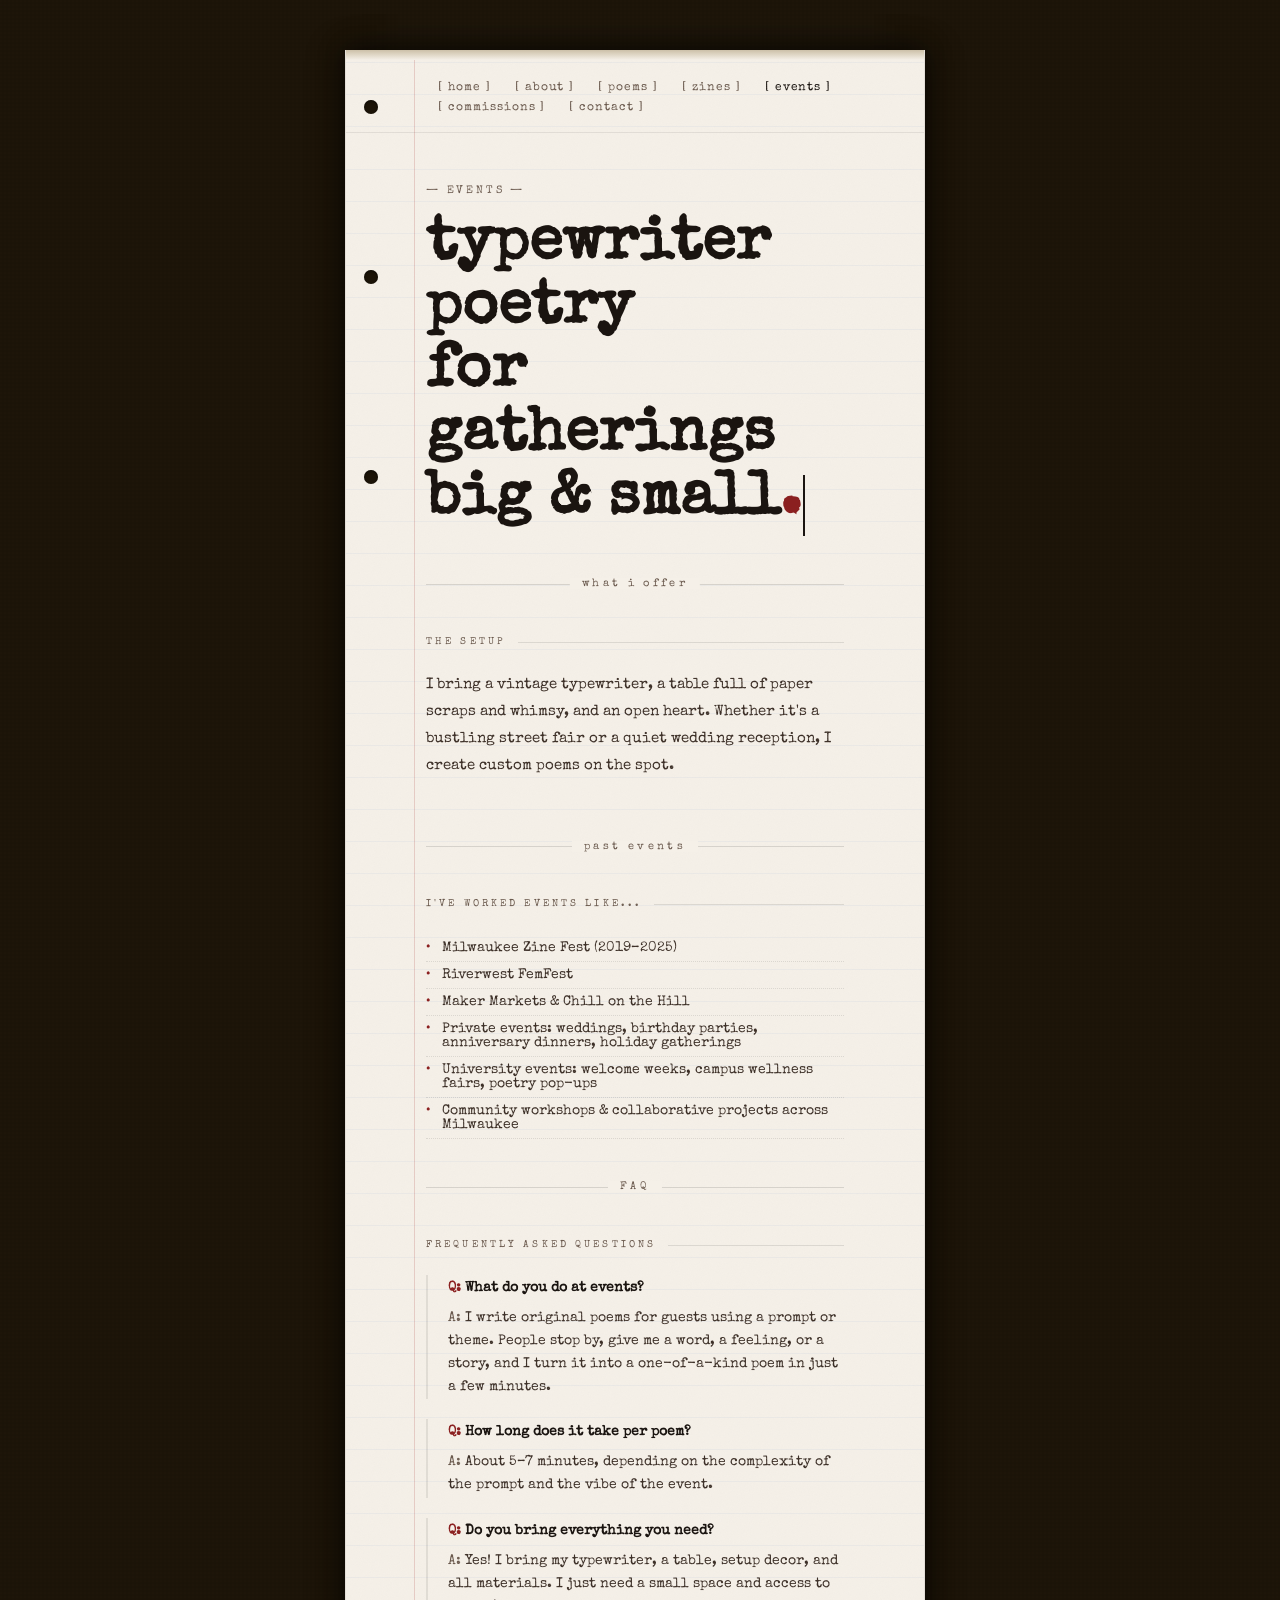
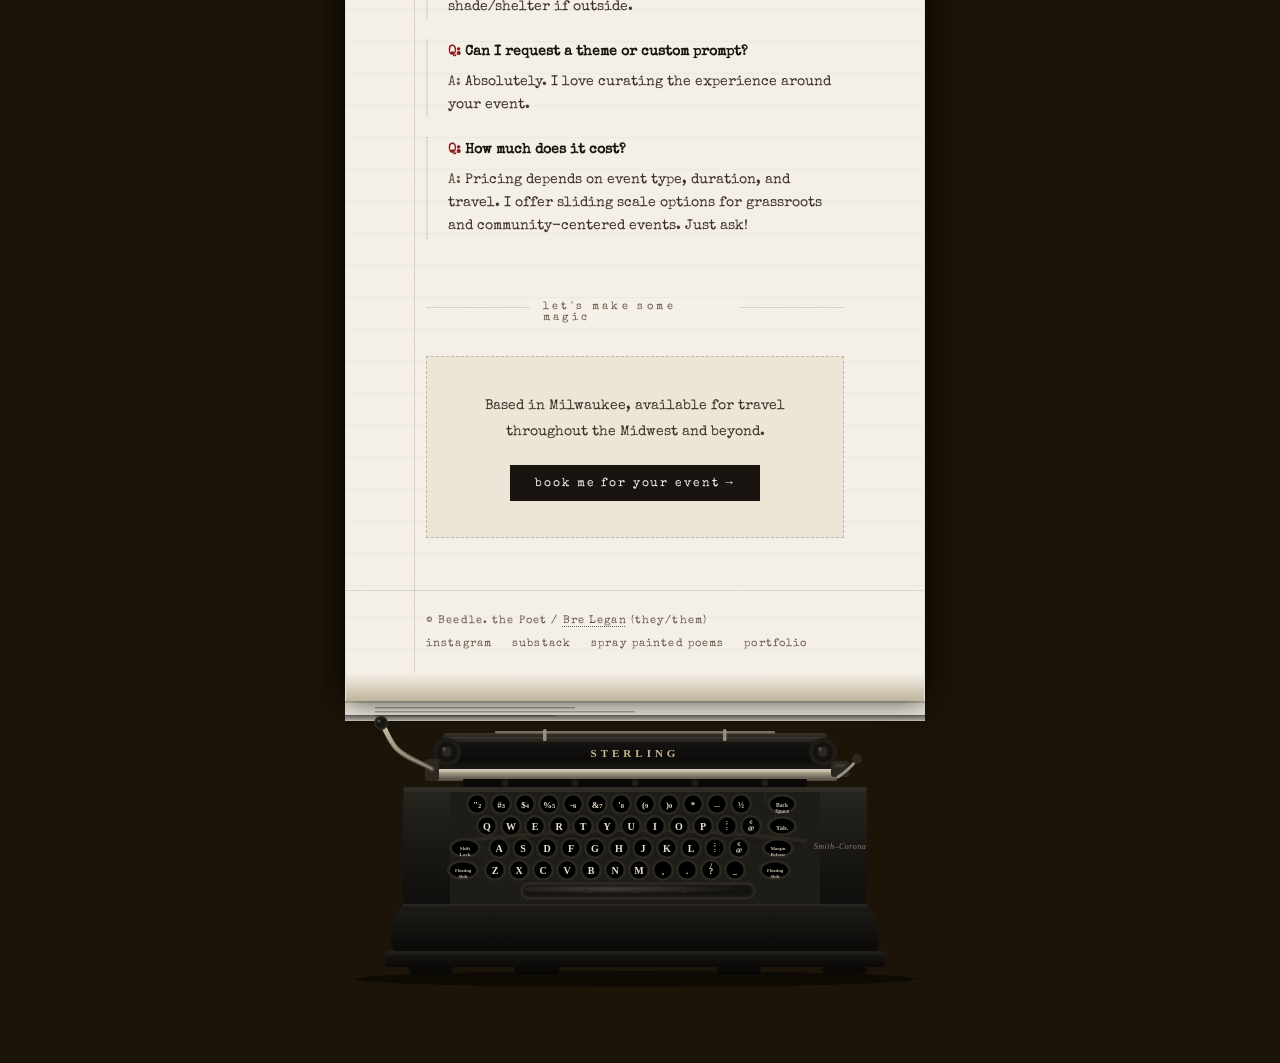
<file: events.html>
<!DOCTYPE html>
<html lang="en">
<head>
  <meta charset="UTF-8" />
  <meta name="viewport" content="width=device-width, initial-scale=1.0" />
  <title>Events · Beedle. the Poet</title>
  <link rel="preconnect" href="https://fonts.googleapis.com">
  <link href="https://fonts.googleapis.com/css2?family=Special+Elite&family=Courier+Prime:ital,wght@0,400;0,700;1,400&family=Playfair+Display:ital@0;1&display=swap" rel="stylesheet">
  <style>
@import url('https://fonts.googleapis.com/css2?family=Special+Elite&family=Courier+Prime:ital,wght@0,400;0,700;1,400&family=Playfair+Display:ital@0;1&display=swap');

/* ─── Variables ─── */
:root {
  --paper:        #f5f0e8;
  --paper-dark:   #ede6d6;
  --paper-cream:  #faf7f0;
  --ink:          #1a1410;
  --ink-faded:    #3d3028;
  --ink-light:    #6b5a4e;
  --red-ink:      #8b2020;
  --rust:         #7a4030;
  --typewriter:   'Special Elite', 'Courier Prime', monospace;
  --serif:        'Playfair Display', Georgia, serif;
}

/* ─── Reset & Base ─── */
*, *::before, *::after { box-sizing: border-box; margin: 0; padding: 0; }
html { scroll-behavior: smooth; }

body {
  background-color: #1c1408;
  background-image:
    url("data:image/svg+xml,%3Csvg xmlns='http://www.w3.org/2000/svg' width='4' height='4'%3E%3Crect width='4' height='4' fill='%231c1408'/%3E%3Ccircle cx='1' cy='1' r='0.5' fill='%23261c0e' opacity='0.6'/%3E%3Ccircle cx='3' cy='3' r='0.5' fill='%23140e04' opacity='0.6'/%3E%3C/svg%3E");
  font-family: var(--typewriter);
  color: var(--ink);
  min-height: 100vh;
  overflow-x: hidden;
}

/* ─── Page wrapper — same width as typewriter SVG ─── */
.page-wrap {
  max-width: 690px;
  margin: 0 auto;
  padding-top: 50px;
  padding-left: 0;
  padding-right: 0;
}

/* ─── Outer shell that holds paper + typewriter together ─── */
.page-wrap .paper {
  margin-left: 7.25%;
  margin-right: 8.70%;
}

/* ════════════════════════════════
   TYPEWRITER FOOTER SVG
   ════════════════════════════════ */
.typewriter-footer {
  display: block;
  width: 100%;
  line-height: 0;
  font-size: 0;
  padding-bottom: 40px;
}
.typewriter-footer img {
  display: block;
  width: 100%;
  height: auto;
}

/* ─── Paper sheet ─── */
.paper {
  position: relative;
  background: var(--paper);
  border-left:  1px solid rgba(0,0,0,0.07);
  border-right: 1px solid rgba(0,0,0,0.07);
  box-shadow:
    -6px 0 30px rgba(0,0,0,0.35),
     6px 0 30px rgba(0,0,0,0.35),
     0 -4px 20px rgba(0,0,0,0.2);
}

/* Paper texture overlay */
.paper::after {
  content: '';
  position: absolute;
  inset: 0;
  background-image:
    url("data:image/svg+xml,%3Csvg xmlns='http://www.w3.org/2000/svg' width='300' height='300'%3E%3Cfilter id='n'%3E%3CfeTurbulence type='fractalNoise' baseFrequency='0.9' numOctaves='4' stitchTiles='stitch'/%3E%3CfeColorMatrix type='saturate' values='0'/%3E%3C/filter%3E%3Crect width='300' height='300' filter='url(%23n)' opacity='0.03'/%3E%3C/svg%3E");
  pointer-events: none;
  z-index: 1;
}

/* Ruled lines */
.paper-lines {
  position: absolute;
  inset: 0;
  pointer-events: none;
  z-index: 0;
}
.paper-lines::after {
  content: '';
  position: absolute;
  inset: 0;
  background-image: repeating-linear-gradient(
    to bottom,
    transparent 0px,
    transparent 31px,
    rgba(100,140,200,0.07) 31px,
    rgba(100,140,200,0.07) 32px
  );
  background-position: 0 88px;
}

/* Red margin line */
.margin-line {
  position: absolute;
  left: 68px; top: 0; bottom: 0;
  width: 1px;
  background: rgba(160,40,40,0.18);
  pointer-events: none;
  z-index: 2;
}

/* Hole punches */
.hole-punch {
  position: absolute;
  left: 18px;
  width: 14px; height: 14px;
  border-radius: 50%;
  background: #1c1408;
  box-shadow: inset 0 1px 3px rgba(0,0,0,0.6);
  z-index: 3;
}

/* Top edge of paper (where it curls out of platen) */
.paper-top-edge {
  height: 10px;
  background: linear-gradient(to bottom, #ccc0a8, var(--paper));
  position: relative;
  z-index: 5;
}

/* Bottom of paper fades into the typewriter slot */
.paper-bottom-fade {
  height: 28px;
  background: linear-gradient(to bottom, var(--paper), #bfb49c);
  position: relative;
  z-index: 4;
}

/* ─── Navigation ─── */
nav.site-nav {
  position: relative;
  z-index: 100;
  padding: 18px 80px 14px;
  display: flex;
  gap: 0;
  flex-wrap: wrap;
  border-bottom: 1px solid rgba(0,0,0,0.08);
}
nav.site-nav a {
  font-family: var(--typewriter);
  font-size: 0.75rem;
  letter-spacing: 0.08em;
  text-decoration: none;
  color: var(--ink-light);
  padding: 4px 12px;
  transition: color 0.2s;
  text-transform: lowercase;
}
nav.site-nav a::before { content: '[ '; }
nav.site-nav a::after  { content: ' ]'; }
nav.site-nav a:hover,
nav.site-nav a.active  { color: var(--ink); }

/* ─── Hero ─── */
.hero {
  position: relative;
  z-index: 10;
  padding: 48px 80px 40px;
}
.hero-eyebrow {
  font-family: var(--typewriter);
  font-size: 0.7rem;
  letter-spacing: 0.25em;
  color: var(--ink-light);
  text-transform: uppercase;
  margin-bottom: 12px;
}
.hero-title {
  font-family: var(--typewriter);
  font-size: clamp(2.4rem, 5vw, 3.8rem);
  line-height: 1.05;
  color: var(--ink);
}
.hero-title .period { color: var(--red-ink); }
.hero-subtitle {
  font-family: var(--serif);
  font-style: italic;
  font-size: clamp(0.95rem, 2vw, 1.15rem);
  color: var(--ink-light);
  margin-top: 16px;
  line-height: 1.6;
  max-width: 520px;
}
.hero-subtitle em {
  font-style: normal;
  text-decoration: underline;
  text-decoration-style: dotted;
  text-underline-offset: 3px;
}

/* Blinking cursor */
.cursor {
  display: inline-block;
  width: 2px; height: 1em;
  background: var(--ink);
  vertical-align: middle;
  animation: blink 1.1s step-end infinite;
  margin-left: 2px;
}
@keyframes blink { 0%,100%{opacity:1} 50%{opacity:0} }

/* ─── Divider ─── */
.divider {
  position: relative;
  z-index: 10;
  margin: 8px 80px;
  border: none;
  border-top: 1px solid rgba(0,0,0,0.12);
  overflow: visible;
}
.divider::after {
  content: attr(data-text);
  position: absolute;
  top: -0.6em; left: 50%;
  transform: translateX(-50%);
  background: var(--paper);
  padding: 0 12px;
  font-family: var(--typewriter);
  font-size: 0.7rem;
  letter-spacing: 0.3em;
  color: var(--ink-light);
}

/* ─── Sections ─── */
.section {
  position: relative;
  z-index: 10;
  padding: 40px 80px;
}
.section-label {
  font-family: var(--typewriter);
  font-size: 0.65rem;
  letter-spacing: 0.3em;
  text-transform: uppercase;
  color: var(--ink-light);
  margin-bottom: 20px;
  display: flex;
  align-items: center;
  gap: 12px;
}
.section-label::after {
  content: ''; flex: 1;
  height: 1px; background: rgba(0,0,0,0.1);
}

h2 {
  font-family: var(--typewriter);
  font-size: clamp(1.3rem,3vw,1.8rem);
  color: var(--ink); margin-bottom: 20px; line-height: 1.2;
}
h3 { font-family: var(--typewriter); font-size: 1.1rem; color: var(--ink); margin-bottom: 12px; }
p {
  font-family: var(--typewriter);
  font-size: 0.92rem; line-height: 1.85;
  color: var(--ink-faded); margin-bottom: 1.2em;
}
a { color: var(--rust); text-decoration: underline; text-decoration-style: dotted; text-underline-offset: 3px; }
a:hover { color: var(--red-ink); }

/* ─── Process list ─── */
.process-list { list-style: none; margin: 0 0 1.5em; }
.process-list li {
  display: flex; gap: 16px; margin-bottom: 14px;
  font-family: var(--typewriter); font-size: 0.9rem; line-height: 1.7; color: var(--ink-faded);
}
.process-list li .step-num {
  flex-shrink: 0; font-size: 0.7rem; color: var(--red-ink);
  letter-spacing: 0.1em; padding-top: 3px; min-width: 28px;
}

/* ─── Poem card ─── */
.poem-card {
  background: var(--paper-cream);
  border: 1px solid rgba(0,0,0,0.08);
  padding: 32px 36px; margin-bottom: 24px;
  box-shadow: 1px 2px 8px rgba(0,0,0,0.08);
}
.poem-title {
  font-size: 0.75rem; letter-spacing: 0.2em; text-transform: lowercase;
  color: var(--ink-light); margin-bottom: 16px; padding-bottom: 10px;
  border-bottom: 1px dashed rgba(0,0,0,0.15);
}
.poem-body { font-size: 0.92rem; line-height: 2; color: var(--ink); white-space: pre-line; }

/* ─── Zine cards ─── */
.zines-grid {
  display: grid; grid-template-columns: repeat(auto-fill, minmax(280px,1fr));
  gap: 24px; margin-top: 8px;
}
.zine-card {
  position: relative; background: var(--paper-cream);
  border: 1px solid rgba(0,0,0,0.1); padding: 28px 28px 24px;
  box-shadow: 2px 3px 12px rgba(0,0,0,0.1);
  transition: transform 0.2s, box-shadow 0.2s;
}
.zine-card:hover { transform: translateY(-2px) rotate(0.3deg); box-shadow: 4px 8px 24px rgba(0,0,0,0.15); }
.zine-spine { position: absolute; left: 0; top: 0; bottom: 0; width: 6px; }
.zine-year { font-size: 0.65rem; letter-spacing: 0.25em; color: var(--ink-light); margin-bottom: 8px; }
.zine-title { font-family: var(--typewriter); font-size: 1rem; color: var(--ink); margin-bottom: 8px; line-height: 1.3; }
.zine-subtitle { font-family: var(--serif); font-style: italic; font-size: 0.8rem; color: var(--ink-light); margin-bottom: 14px; }
.zine-desc { font-size: 0.8rem; line-height: 1.65; color: var(--ink-faded); margin-bottom: 0; }

/* ─── FAQ ─── */
.faq-item { margin-bottom: 20px; padding-left: 20px; border-left: 2px solid rgba(0,0,0,0.08); }
.faq-q { font-family: var(--typewriter); font-size: 0.88rem; font-weight: 700; color: var(--ink); margin-bottom: 6px; }
.faq-q::before { content: 'Q: '; color: var(--red-ink); }
.faq-a { font-size: 0.85rem; line-height: 1.7; color: var(--ink-faded); margin: 0; }
.faq-a::before { content: 'A: '; color: var(--ink-light); }

/* ─── CTA box ─── */
.contact-box {
  background: var(--paper-dark); border: 1px dashed rgba(0,0,0,0.2);
  padding: 36px; text-align: center; margin: 0 0 12px;
}
.contact-box p { font-size: 0.88rem; max-width: 460px; margin: 0 auto 20px; }

/* ─── Buttons ─── */
.btn {
  display: inline-block; font-family: var(--typewriter);
  font-size: 0.78rem; letter-spacing: 0.15em; text-transform: lowercase;
  text-decoration: none; color: var(--ink); border: 1.5px solid var(--ink);
  padding: 10px 24px; transition: background 0.2s, color 0.2s;
}
.btn:hover { background: var(--ink); color: var(--paper); text-decoration: none; }
.btn-ink { background: var(--ink); color: var(--paper); }
.btn-ink:hover { background: var(--ink-faded); color: var(--paper); }

/* ─── Haiku ─── */
.haiku {
  margin: 32px 0; padding: 28px 40px;
  border-left: 3px solid var(--ink-light);
  font-family: var(--typewriter); font-size: 0.92rem; line-height: 2.2;
  color: var(--ink); background: rgba(0,0,0,0.02);
}
.haiku cite {
  display: block; margin-top: 12px;
  font-size: 0.7rem; letter-spacing: 0.15em;
  color: var(--ink-light); font-style: normal;
}

/* ─── Sticker ─── */
.sticker {
  display: inline-block; font-family: var(--typewriter); font-size: 0.65rem;
  letter-spacing: 0.1em; padding: 4px 10px; border: 1px solid rgba(0,0,0,0.2);
  color: var(--ink-light); margin-bottom: 8px; text-transform: uppercase;
}

/* ─── Bio grid ─── */
.bio-grid { display: grid; grid-template-columns: 1fr 1fr; gap: 40px; align-items: start; }
@media (max-width: 600px) { .bio-grid { grid-template-columns: 1fr; } }

/* ─── Event list ─── */
.event-list { list-style: none; }
.event-list li {
  padding: 6px 0; font-size: 0.88rem; color: var(--ink-faded);
  border-bottom: 1px dotted rgba(0,0,0,0.1); display: flex; gap: 12px;
}
.event-list li::before { content: '•'; color: var(--red-ink); flex-shrink: 0; }

/* ─── Poems intro ─── */
.poems-intro {
  font-family: var(--serif); font-style: italic; font-size: 1rem; line-height: 1.8;
  color: var(--ink-light); border-bottom: 1px dashed rgba(0,0,0,0.12);
  padding-bottom: 24px; margin-bottom: 32px;
}

/* ─── Responsive ─── */
@media (max-width: 700px) {
  .section, .hero, nav.site-nav { padding-left: 36px; padding-right: 28px; }
  .divider { margin-left: 36px; margin-right: 36px; }
  .margin-line { left: 28px; }
  .zines-grid { grid-template-columns: 1fr; }
}

  </style>
</head>
<body>
<div class="page-wrap">
  <div class="paper">
    <div class="paper-top-edge"></div>
    <div class="paper-lines"></div>
    <div class="margin-line"></div>
    <div class="hole-punch" style="top:50px"></div>
    <div class="hole-punch" style="top:220px"></div>
    <div class="hole-punch" style="top:420px"></div>
    <nav class="site-nav">
      <a href="index.html">home</a>
      <a href="about.html">about</a>
      <a href="poems.html">poems</a>
      <a href="zines.html">zines</a>
      <a href="events.html" class="active">events</a>
      <a href="commissions.html">commissions</a>
      <a href="contact.html">contact</a>
    </nav>
    <header class="hero">
      <p class="hero-eyebrow">— events —</p>
      <h1 class="hero-title">typewriter poetry<br>for gatherings<br>big &amp; small<span class="period">.</span><span class="cursor"></span></h1>
    </header>
    <hr class="divider" data-text="what i offer" />
    <section class="section">
      <p class="section-label">the setup</p>
      <p>I bring a vintage typewriter, a table full of paper scraps and whimsy, and an open heart. Whether it's a bustling street fair or a quiet wedding reception, I create custom poems on the spot.</p>
    </section>
    <hr class="divider" data-text="past events" />
    <section class="section">
      <p class="section-label">i've worked events like...</p>
      <ul class="event-list">
        <li>Milwaukee Zine Fest (2019–2025)</li>
        <li>Riverwest FemFest</li>
        <li>Maker Markets &amp; Chill on the Hill</li>
        <li>Private events: weddings, birthday parties, anniversary dinners, holiday gatherings</li>
        <li>University events: welcome weeks, campus wellness fairs, poetry pop-ups</li>
        <li>Community workshops &amp; collaborative projects across Milwaukee</li>
      </ul>
    </section>
    <hr class="divider" data-text="FAQ" />
    <section class="section">
      <p class="section-label">frequently asked questions</p>
      <div class="faq-item"><p class="faq-q">What do you do at events?</p><p class="faq-a">I write original poems for guests using a prompt or theme. People stop by, give me a word, a feeling, or a story, and I turn it into a one-of-a-kind poem in just a few minutes.</p></div>
      <div class="faq-item"><p class="faq-q">How long does it take per poem?</p><p class="faq-a">About 5–7 minutes, depending on the complexity of the prompt and the vibe of the event.</p></div>
      <div class="faq-item"><p class="faq-q">Do you bring everything you need?</p><p class="faq-a">Yes! I bring my typewriter, a table, setup decor, and all materials. I just need a small space and access to shade/shelter if outside.</p></div>
      <div class="faq-item"><p class="faq-q">Can I request a theme or custom prompt?</p><p class="faq-a">Absolutely. I love curating the experience around your event.</p></div>
      <div class="faq-item"><p class="faq-q">How much does it cost?</p><p class="faq-a">Pricing depends on event type, duration, and travel. I offer sliding scale options for grassroots and community-centered events. Just ask!</p></div>
    </section>
    <hr class="divider" data-text="let's make some magic" />
    <section class="section">
      <div class="contact-box">
        <p>Based in Milwaukee, available for travel throughout the Midwest and beyond.</p>
        <a href="contact.html" class="btn btn-ink">book me for your event →</a>
      </div>
    </section>
    <footer class="site-footer" style="position:relative;z-index:10;padding:24px 80px;border-top:1px solid rgba(0,0,0,0.1);display:flex;justify-content:space-between;align-items:center;flex-wrap:wrap;gap:12px;">
      <span style="font-family:var(--typewriter);font-size:0.7rem;letter-spacing:0.1em;color:var(--ink-light);">© Beedle. the Poet / <a href="https://brelegan.com" target="_blank" style="color:inherit;">Bre Legan</a> (they/them)</span>
      <nav style="display:flex;gap:20px;">
        <a href="https://www.instagram.com/beedle.thepoet" target="_blank" style="font-family:var(--typewriter);font-size:0.7rem;letter-spacing:0.1em;color:var(--ink-light);text-decoration:none;">instagram</a>
        <a href="https://thebecomingrambles.substack.com/t/poetics" target="_blank" style="font-family:var(--typewriter);font-size:0.7rem;letter-spacing:0.1em;color:var(--ink-light);text-decoration:none;">substack</a>
        <a href="https://spraypaintedpoems.com" target="_blank" style="font-family:var(--typewriter);font-size:0.7rem;letter-spacing:0.1em;color:var(--ink-light);text-decoration:none;">spray painted poems</a>
        <a href="https://brelegan.com" target="_blank" style="font-family:var(--typewriter);font-size:0.7rem;letter-spacing:0.1em;color:var(--ink-light);text-decoration:none;">portfolio</a>
      </nav>
    </footer>
    <div class="paper-bottom-fade"></div>
  </div>
  <div class="typewriter-footer">
<svg width="100%" viewBox="0 0 690 320" role="img" xmlns="http://www.w3.org/2000/svg" style="">
<title style="fill:rgb(0, 0, 0);stroke:none;color:rgb(0, 0, 0);stroke-width:1px;stroke-linecap:butt;stroke-linejoin:miter;opacity:1;font-family:&quot;Anthropic Sans&quot;, -apple-system, BlinkMacSystemFont, &quot;Segoe UI&quot;, sans-serif;font-size:16px;font-weight:400;text-anchor:start;dominant-baseline:auto">Smith-Corona Sterling typewriter illustration</title>
<desc style="fill:rgb(0, 0, 0);stroke:none;color:rgb(0, 0, 0);stroke-width:1px;stroke-linecap:butt;stroke-linejoin:miter;opacity:1;font-family:&quot;Anthropic Sans&quot;, -apple-system, BlinkMacSystemFont, &quot;Segoe UI&quot;, sans-serif;font-size:16px;font-weight:400;text-anchor:start;dominant-baseline:auto">Front-facing illustration of a 1943 Smith-Corona Sterling typewriter, black body with round glass-topped keys on tall stems, prominent chrome carriage return lever, STERLING badge on platen bar, paper emerging from the top.</desc>
<defs>
  <linearGradient id="bodyG" x1="0" y1="0" x2="0" y2="1">
    <stop offset="0%" stop-color="#272520"/>
    <stop offset="50%" stop-color="#1a1814"/>
    <stop offset="100%" stop-color="#0f0e0c"/>
  </linearGradient>
  <linearGradient id="platenG" x1="0" y1="0" x2="0" y2="1">
    <stop offset="0%" stop-color="#353228"/>
    <stop offset="30%" stop-color="#141210"/>
    <stop offset="70%" stop-color="#0c0b09"/>
    <stop offset="100%" stop-color="#1e1c18"/>
  </linearGradient>
  <linearGradient id="chromeG" x1="0" y1="0" x2="0" y2="1">
    <stop offset="0%" stop-color="#d8d0c0"/>
    <stop offset="35%" stop-color="#a09880"/>
    <stop offset="65%" stop-color="#787060"/>
    <stop offset="100%" stop-color="#504840"/>
  </linearGradient>
  <linearGradient id="keyG" cx="38%" cy="32%" r="58%" gradientUnits="objectBoundingBox">
    <stop offset="0%" stop-color="#4a4640" stop-opacity="0.7"/>
    <stop offset="100%" stop-color="#1a1814" stop-opacity="0.95"/>
  </linearGradient>
  <radialGradient id="keyRad" cx="38%" cy="32%" r="58%">
    <stop offset="0%" stop-color="#4a4640"/>
    <stop offset="100%" stop-color="#141210"/>
  </radialGradient>
  <radialGradient id="keyShine" cx="35%" cy="28%" r="55%">
    <stop offset="0%" stop-color="#c8c0b0" stop-opacity="0.55"/>
    <stop offset="45%" stop-color="#706860" stop-opacity="0.2"/>
    <stop offset="100%" stop-color="#141210" stop-opacity="0.9"/>
  </radialGradient>
  <linearGradient id="baseG" x1="0" y1="0" x2="0" y2="1">
    <stop offset="0%" stop-color="#1a1814"/>
    <stop offset="100%" stop-color="#0a0908"/>
  </linearGradient>
  <linearGradient id="paperFade" x1="0" y1="0" x2="0" y2="1">
    <stop offset="0%" stop-color="rgba(0,0,0,0.6)"/>
    <stop offset="100%" stop-color="rgba(0,0,0,0)"/>
  </linearGradient>
  <linearGradient id="skirtG" x1="0" y1="0" x2="0" y2="1">
    <stop offset="0%" stop-color="#1e1c18"/>
    <stop offset="100%" stop-color="#0a0908"/>
  </linearGradient>
<mask id="imagine-text-gaps-62n0mh" maskUnits="userSpaceOnUse"><rect x="0" y="0" width="690" height="320" fill="white"/><rect x="291.03125" y="43.5" width="97.9375" height="17" fill="black" rx="2"/><rect x="511.71875" y="138.5" width="66.5625" height="13.5" fill="black" rx="2"/><rect x="-8.34375" y="-6.5" width="16.6875" height="14.5" fill="black" rx="2"/><rect x="-9.203125" y="-6.5" width="18.40625" height="14.5" fill="black" rx="2"/><rect x="-9" y="-6.5" width="18" height="14.5" fill="black" rx="2"/><rect x="-9.90625" y="-6.5" width="19.8125" height="14.5" fill="black" rx="2"/><rect x="-7.8125" y="-6.5" width="15.625" height="14.5" fill="black" rx="2"/><rect x="-9.40625" y="-6.5" width="18.8125" height="14.5" fill="black" rx="2"/><rect x="-7.421875" y="-6.5" width="14.84375" height="14.5" fill="black" rx="2"/><rect x="-8.125" y="-6.5" width="16.25" height="14.5" fill="black" rx="2"/><rect x="-8.296875" y="-6.5" width="16.59375" height="14.5" fill="black" rx="2"/><rect x="-6.171875" y="-6.5" width="12.34375" height="14.5" fill="black" rx="2"/><rect x="-6.796875" y="-4.5" width="13.59375" height="11.5" fill="black" rx="2"/><rect x="-8.296875" y="-5.5" width="16.59375" height="13.5" fill="black" rx="2"/><rect x="-12.265625" y="-4.5" width="24.53125" height="16.5" fill="black" rx="2"/><rect x="-8.109375" y="-7.5" width="16.21875" height="16" fill="black" rx="2"/><rect x="-9.640625" y="-7.5" width="19.28125" height="16" fill="black" rx="2"/><rect x="-7.609375" y="-7.5" width="15.21875" height="16" fill="black" rx="2"/><rect x="-8" y="-7.5" width="16" height="16" fill="black" rx="2"/><rect x="-7.421875" y="-7.5" width="14.84375" height="16" fill="black" rx="2"/><rect x="-7.671875" y="-7.5" width="15.34375" height="16" fill="black" rx="2"/><rect x="-8.171875" y="-7.5" width="16.34375" height="16" fill="black" rx="2"/><rect x="-6.234375" y="-7.5" width="12.46875" height="16" fill="black" rx="2"/><rect x="-8.109375" y="-7.5" width="16.21875" height="16" fill="black" rx="2"/><rect x="-7.515625" y="-7.5" width="15.03125" height="16" fill="black" rx="2"/><rect x="-5.296875" y="-11" width="10.59375" height="18.5" fill="black" rx="2"/><rect x="-7.390625" y="-11" width="14.78125" height="18.5" fill="black" rx="2"/><rect x="-11.328125" y="-4.5" width="22.65625" height="11.5" fill="black" rx="2"/><rect x="-10.21875" y="-5" width="20.4375" height="16" fill="black" rx="2"/><rect x="-7.796875" y="-7.5" width="15.59375" height="16" fill="black" rx="2"/><rect x="-7.25" y="-7.5" width="14.5" height="16" fill="black" rx="2"/><rect x="-8.171875" y="-7.5" width="16.34375" height="16" fill="black" rx="2"/><rect x="-7.359375" y="-7.5" width="14.71875" height="16" fill="black" rx="2"/><rect x="-8.046875" y="-7.5" width="16.09375" height="16" fill="black" rx="2"/><rect x="-8.578125" y="-7.5" width="17.15625" height="16" fill="black" rx="2"/><rect x="-6.984375" y="-7.5" width="13.96875" height="16" fill="black" rx="2"/><rect x="-8.09375" y="-7.5" width="16.1875" height="16" fill="black" rx="2"/><rect x="-7.4375" y="-7.5" width="14.875" height="16" fill="black" rx="2"/><rect x="-5.296875" y="-10.5" width="10.59375" height="18" fill="black" rx="2"/><rect x="-7.390625" y="-10.5" width="14.78125" height="18" fill="black" rx="2"/><rect x="-12.9375" y="-4.5" width="25.875" height="15" fill="black" rx="2"/><rect x="-13.609375" y="-4.5" width="27.21875" height="15" fill="black" rx="2"/><rect x="-7.453125" y="-7.5" width="14.90625" height="16" fill="black" rx="2"/><rect x="-8.046875" y="-7.5" width="16.09375" height="16" fill="black" rx="2"/><rect x="-7.578125" y="-7.5" width="15.15625" height="16" fill="black" rx="2"/><rect x="-7.8125" y="-7.5" width="15.625" height="16" fill="black" rx="2"/><rect x="-7.796875" y="-7.5" width="15.59375" height="16" fill="black" rx="2"/><rect x="-8.203125" y="-7.5" width="16.40625" height="16" fill="black" rx="2"/><rect x="-9.125" y="-7.5" width="18.25" height="16" fill="black" rx="2"/><rect x="-5.3125" y="-6" width="10.625" height="13.5" fill="black" rx="2"/><rect x="-5.484375" y="-6.5" width="10.96875" height="14.5" fill="black" rx="2"/><rect x="-6.46875" y="-12" width="12.9375" height="19.5" fill="black" rx="2"/><rect x="-6.8125" y="-6" width="13.625" height="13.5" fill="black" rx="2"/><rect x="-13.609375" y="-4.5" width="27.21875" height="15" fill="black" rx="2"/></mask></defs>





<!-- ═══ PAPER emerging from platen (top) ═══ -->
<rect x="50" y="0" width="580" height="20" fill="#f5f0e8" style="fill:rgb(240, 235, 224);stroke:none;color:rgb(0, 0, 0);stroke-width:1px;stroke-linecap:butt;stroke-linejoin:miter;opacity:1;font-family:&quot;Anthropic Sans&quot;, -apple-system, BlinkMacSystemFont, &quot;Segoe UI&quot;, sans-serif;font-size:16px;font-weight:400;text-anchor:start;dominant-baseline:auto"/>
<rect x="50" y="0" width="580" height="2" fill="#e0dbd0" style="fill:rgb(205, 196, 176);stroke:none;color:rgb(0, 0, 0);stroke-width:1px;stroke-linecap:butt;stroke-linejoin:miter;opacity:1;font-family:&quot;Anthropic Sans&quot;, -apple-system, BlinkMacSystemFont, &quot;Segoe UI&quot;, sans-serif;font-size:16px;font-weight:400;text-anchor:start;dominant-baseline:auto"/>
<line x1="50" y1="18" x2="630" y2="18" stroke="rgba(0,0,0,0.12)" stroke-width="1" style="fill:rgb(0, 0, 0);stroke:rgba(0, 0, 0, 0.12);color:rgb(0, 0, 0);stroke-width:1px;stroke-linecap:butt;stroke-linejoin:miter;opacity:1;font-family:&quot;Anthropic Sans&quot;, -apple-system, BlinkMacSystemFont, &quot;Segoe UI&quot;, sans-serif;font-size:16px;font-weight:400;text-anchor:start;dominant-baseline:auto"/>
<!-- typed text lines on paper (decorative) -->
<rect x="80" y="6" width="200" height="1.5" rx="0.5" fill="rgba(30,25,15,0.35)" style="fill:rgba(30, 25, 15, 0.35);stroke:none;color:rgb(0, 0, 0);stroke-width:1px;stroke-linecap:butt;stroke-linejoin:miter;opacity:1;font-family:&quot;Anthropic Sans&quot;, -apple-system, BlinkMacSystemFont, &quot;Segoe UI&quot;, sans-serif;font-size:16px;font-weight:400;text-anchor:start;dominant-baseline:auto"/>
<rect x="80" y="10" width="260" height="1.5" rx="0.5" fill="rgba(30,25,15,0.3)" style="fill:rgba(30, 25, 15, 0.3);stroke:none;color:rgb(0, 0, 0);stroke-width:1px;stroke-linecap:butt;stroke-linejoin:miter;opacity:1;font-family:&quot;Anthropic Sans&quot;, -apple-system, BlinkMacSystemFont, &quot;Segoe UI&quot;, sans-serif;font-size:16px;font-weight:400;text-anchor:start;dominant-baseline:auto"/>
<rect x="80" y="14" width="180" height="1.5" rx="0.5" fill="rgba(30,25,15,0.25)" style="fill:rgba(30, 25, 15, 0.25);stroke:none;color:rgb(0, 0, 0);stroke-width:1px;stroke-linecap:butt;stroke-linejoin:miter;opacity:1;font-family:&quot;Anthropic Sans&quot;, -apple-system, BlinkMacSystemFont, &quot;Segoe UI&quot;, sans-serif;font-size:16px;font-weight:400;text-anchor:start;dominant-baseline:auto"/>
<rect x="80" y="18" width="0" height="1.5" rx="0.5" fill="rgba(30,25,15,0.2)" style="fill:rgba(30, 25, 15, 0.2);stroke:none;color:rgb(0, 0, 0);stroke-width:1px;stroke-linecap:butt;stroke-linejoin:miter;opacity:1;font-family:&quot;Anthropic Sans&quot;, -apple-system, BlinkMacSystemFont, &quot;Segoe UI&quot;, sans-serif;font-size:16px;font-weight:400;text-anchor:start;dominant-baseline:auto"/>
<!-- paper shadow onto machine -->
<rect x="50" y="14" width="580" height="8" fill="url(#paperFade)" style="stroke:none;color:rgb(0, 0, 0);stroke-width:1px;stroke-linecap:butt;stroke-linejoin:miter;opacity:1;font-family:&quot;Anthropic Sans&quot;, -apple-system, BlinkMacSystemFont, &quot;Segoe UI&quot;, sans-serif;font-size:16px;font-weight:400;text-anchor:start;dominant-baseline:auto"/>

<!-- ═══ CARRIAGE ASSEMBLY ═══ -->
<!-- Main platen bar — wide, high-profile -->
<rect x="148" y="32" width="384" height="38" rx="4" fill="url(#platenG)" style="stroke:none;color:rgb(0, 0, 0);stroke-width:1px;stroke-linecap:butt;stroke-linejoin:miter;opacity:1;font-family:&quot;Anthropic Sans&quot;, -apple-system, BlinkMacSystemFont, &quot;Segoe UI&quot;, sans-serif;font-size:16px;font-weight:400;text-anchor:start;dominant-baseline:auto"/>
<!-- platen cylinder highlight -->
<rect x="152" y="34" width="376" height="7" rx="3" fill="#2e2c24" opacity="0.6" style="fill:rgb(46, 44, 36);stroke:none;color:rgb(0, 0, 0);stroke-width:1px;stroke-linecap:butt;stroke-linejoin:miter;opacity:0.6;font-family:&quot;Anthropic Sans&quot;, -apple-system, BlinkMacSystemFont, &quot;Segoe UI&quot;, sans-serif;font-size:16px;font-weight:400;text-anchor:start;dominant-baseline:auto"/>
<rect x="152" y="36" width="376" height="2" rx="1" fill="#484440" opacity="0.4" style="fill:rgb(72, 68, 64);stroke:none;color:rgb(0, 0, 0);stroke-width:1px;stroke-linecap:butt;stroke-linejoin:miter;opacity:0.4;font-family:&quot;Anthropic Sans&quot;, -apple-system, BlinkMacSystemFont, &quot;Segoe UI&quot;, sans-serif;font-size:16px;font-weight:400;text-anchor:start;dominant-baseline:auto"/>
<!-- STERLING badge text -->
<text x="340" y="56" font-family="Georgia,serif" font-size="11" font-weight="bold" fill="#c8b890" text-anchor="middle" letter-spacing="4" style="fill:rgb(200, 184, 144);stroke:none;color:rgb(0, 0, 0);stroke-width:1px;stroke-linecap:butt;stroke-linejoin:miter;opacity:1;font-family:Georgia, serif;font-size:11px;font-weight:700;text-anchor:middle;dominant-baseline:auto">STERLING</text>

<!-- Platen knob left -->
<circle cx="152" cy="51" r="14" fill="#1e1c16" style="fill:rgb(30, 28, 22);stroke:none;color:rgb(0, 0, 0);stroke-width:1px;stroke-linecap:butt;stroke-linejoin:miter;opacity:1;font-family:&quot;Anthropic Sans&quot;, -apple-system, BlinkMacSystemFont, &quot;Segoe UI&quot;, sans-serif;font-size:16px;font-weight:400;text-anchor:start;dominant-baseline:auto"/>
<circle cx="152" cy="51" r="10" fill="#141210" style="fill:rgb(20, 18, 16);stroke:none;color:rgb(0, 0, 0);stroke-width:1px;stroke-linecap:butt;stroke-linejoin:miter;opacity:1;font-family:&quot;Anthropic Sans&quot;, -apple-system, BlinkMacSystemFont, &quot;Segoe UI&quot;, sans-serif;font-size:16px;font-weight:400;text-anchor:start;dominant-baseline:auto"/>
<circle cx="152" cy="51" r="5" fill="#2a2820" style="fill:rgb(42, 40, 32);stroke:none;color:rgb(0, 0, 0);stroke-width:1px;stroke-linecap:butt;stroke-linejoin:miter;opacity:1;font-family:&quot;Anthropic Sans&quot;, -apple-system, BlinkMacSystemFont, &quot;Segoe UI&quot;, sans-serif;font-size:16px;font-weight:400;text-anchor:start;dominant-baseline:auto"/>
<circle cx="149" cy="48" r="2" fill="#5a5448" opacity="0.7" style="fill:rgb(90, 84, 72);stroke:none;color:rgb(0, 0, 0);stroke-width:1px;stroke-linecap:butt;stroke-linejoin:miter;opacity:0.7;font-family:&quot;Anthropic Sans&quot;, -apple-system, BlinkMacSystemFont, &quot;Segoe UI&quot;, sans-serif;font-size:16px;font-weight:400;text-anchor:start;dominant-baseline:auto"/>
<!-- Platen knob right -->
<circle cx="528" cy="51" r="14" fill="#1e1c16" style="fill:rgb(30, 28, 22);stroke:none;color:rgb(0, 0, 0);stroke-width:1px;stroke-linecap:butt;stroke-linejoin:miter;opacity:1;font-family:&quot;Anthropic Sans&quot;, -apple-system, BlinkMacSystemFont, &quot;Segoe UI&quot;, sans-serif;font-size:16px;font-weight:400;text-anchor:start;dominant-baseline:auto"/>
<circle cx="528" cy="51" r="10" fill="#141210" style="fill:rgb(20, 18, 16);stroke:none;color:rgb(0, 0, 0);stroke-width:1px;stroke-linecap:butt;stroke-linejoin:miter;opacity:1;font-family:&quot;Anthropic Sans&quot;, -apple-system, BlinkMacSystemFont, &quot;Segoe UI&quot;, sans-serif;font-size:16px;font-weight:400;text-anchor:start;dominant-baseline:auto"/>
<circle cx="528" cy="51" r="5" fill="#2a2820" style="fill:rgb(42, 40, 32);stroke:none;color:rgb(0, 0, 0);stroke-width:1px;stroke-linecap:butt;stroke-linejoin:miter;opacity:1;font-family:&quot;Anthropic Sans&quot;, -apple-system, BlinkMacSystemFont, &quot;Segoe UI&quot;, sans-serif;font-size:16px;font-weight:400;text-anchor:start;dominant-baseline:auto"/>
<circle cx="525" cy="48" r="2" fill="#5a5448" opacity="0.7" style="fill:rgb(90, 84, 72);stroke:none;color:rgb(0, 0, 0);stroke-width:1px;stroke-linecap:butt;stroke-linejoin:miter;opacity:0.7;font-family:&quot;Anthropic Sans&quot;, -apple-system, BlinkMacSystemFont, &quot;Segoe UI&quot;, sans-serif;font-size:16px;font-weight:400;text-anchor:start;dominant-baseline:auto"/>

<!-- Paper bail wire -->
<rect x="200" y="30" width="280" height="2.5" rx="1.2" fill="#888070" opacity="0.85" style="fill:rgb(136, 128, 112);stroke:none;color:rgb(0, 0, 0);stroke-width:1px;stroke-linecap:butt;stroke-linejoin:miter;opacity:0.85;font-family:&quot;Anthropic Sans&quot;, -apple-system, BlinkMacSystemFont, &quot;Segoe UI&quot;, sans-serif;font-size:16px;font-weight:400;text-anchor:start;dominant-baseline:auto"/>
<rect x="248" y="28" width="3.5" height="12" rx="1.5" fill="#9a9080" style="fill:rgb(154, 144, 128);stroke:none;color:rgb(0, 0, 0);stroke-width:1px;stroke-linecap:butt;stroke-linejoin:miter;opacity:1;font-family:&quot;Anthropic Sans&quot;, -apple-system, BlinkMacSystemFont, &quot;Segoe UI&quot;, sans-serif;font-size:16px;font-weight:400;text-anchor:start;dominant-baseline:auto"/>
<rect x="428" y="28" width="3.5" height="12" rx="1.5" fill="#9a9080" style="fill:rgb(154, 144, 128);stroke:none;color:rgb(0, 0, 0);stroke-width:1px;stroke-linecap:butt;stroke-linejoin:miter;opacity:1;font-family:&quot;Anthropic Sans&quot;, -apple-system, BlinkMacSystemFont, &quot;Segoe UI&quot;, sans-serif;font-size:16px;font-weight:400;text-anchor:start;dominant-baseline:auto"/>

<!-- Carriage rail -->
<rect x="138" y="68" width="404" height="12" rx="2" fill="url(#chromeG)" style="stroke:none;color:rgb(0, 0, 0);stroke-width:1px;stroke-linecap:butt;stroke-linejoin:miter;opacity:1;font-family:&quot;Anthropic Sans&quot;, -apple-system, BlinkMacSystemFont, &quot;Segoe UI&quot;, sans-serif;font-size:16px;font-weight:400;text-anchor:start;dominant-baseline:auto"/>
<rect x="138" y="68" width="404" height="3" rx="1" fill="#d0c8b4" opacity="0.5" style="fill:rgb(208, 200, 180);stroke:none;color:rgb(0, 0, 0);stroke-width:1px;stroke-linecap:butt;stroke-linejoin:miter;opacity:0.5;font-family:&quot;Anthropic Sans&quot;, -apple-system, BlinkMacSystemFont, &quot;Segoe UI&quot;, sans-serif;font-size:16px;font-weight:400;text-anchor:start;dominant-baseline:auto"/>

<!-- ═══ CARRIAGE RETURN LEVER — chrome S-curve, left side ═══ -->
<!-- Base mount on carriage left -->
<rect x="130" y="58" width="14" height="22" rx="3" fill="#2a2820" style="fill:rgb(42, 40, 32);stroke:none;color:rgb(0, 0, 0);stroke-width:1px;stroke-linecap:butt;stroke-linejoin:miter;opacity:1;font-family:&quot;Anthropic Sans&quot;, -apple-system, BlinkMacSystemFont, &quot;Segoe UI&quot;, sans-serif;font-size:16px;font-weight:400;text-anchor:start;dominant-baseline:auto"/>
<!-- S-curve chrome arm -->
<path d="M 137 68 C 128 62, 112 58, 102 48 C 94 40, 92 30, 86 22" stroke="url(#chromeG)" stroke-width="5" fill="none" stroke-linecap="round" style="fill:none;color:rgb(0, 0, 0);stroke-width:5px;stroke-linecap:round;stroke-linejoin:miter;opacity:1;font-family:&quot;Anthropic Sans&quot;, -apple-system, BlinkMacSystemFont, &quot;Segoe UI&quot;, sans-serif;font-size:16px;font-weight:400;text-anchor:start;dominant-baseline:auto"/>
<path d="M 137 68 C 128 62, 112 58, 102 48 C 94 40, 92 30, 86 22" stroke="#c8c0a8" stroke-width="2" fill="none" stroke-linecap="round" opacity="0.5" style="fill:none;stroke:rgb(200, 192, 168);color:rgb(0, 0, 0);stroke-width:2px;stroke-linecap:round;stroke-linejoin:miter;opacity:0.5;font-family:&quot;Anthropic Sans&quot;, -apple-system, BlinkMacSystemFont, &quot;Segoe UI&quot;, sans-serif;font-size:16px;font-weight:400;text-anchor:start;dominant-baseline:auto"/>
<!-- Lever handle knob -->
<circle cx="86" cy="22" r="7" fill="#2a2820" style="fill:rgb(42, 40, 32);stroke:none;color:rgb(0, 0, 0);stroke-width:1px;stroke-linecap:butt;stroke-linejoin:miter;opacity:1;font-family:&quot;Anthropic Sans&quot;, -apple-system, BlinkMacSystemFont, &quot;Segoe UI&quot;, sans-serif;font-size:16px;font-weight:400;text-anchor:start;dominant-baseline:auto"/>
<circle cx="86" cy="22" r="5" fill="#1a1814" style="fill:rgb(26, 24, 20);stroke:none;color:rgb(0, 0, 0);stroke-width:1px;stroke-linecap:butt;stroke-linejoin:miter;opacity:1;font-family:&quot;Anthropic Sans&quot;, -apple-system, BlinkMacSystemFont, &quot;Segoe UI&quot;, sans-serif;font-size:16px;font-weight:400;text-anchor:start;dominant-baseline:auto"/>
<circle cx="84" cy="20" r="1.8" fill="#6a6050" opacity="0.7" style="fill:rgb(106, 96, 80);stroke:none;color:rgb(0, 0, 0);stroke-width:1px;stroke-linecap:butt;stroke-linejoin:miter;opacity:0.7;font-family:&quot;Anthropic Sans&quot;, -apple-system, BlinkMacSystemFont, &quot;Segoe UI&quot;, sans-serif;font-size:16px;font-weight:400;text-anchor:start;dominant-baseline:auto"/>

<!-- ═══ MARGIN RELEASE / right side detail ═══ -->
<rect x="536" y="60" width="18" height="16" rx="3" fill="#2a2820" style="fill:rgb(42, 40, 32);stroke:none;color:rgb(0, 0, 0);stroke-width:1px;stroke-linecap:butt;stroke-linejoin:miter;opacity:1;font-family:&quot;Anthropic Sans&quot;, -apple-system, BlinkMacSystemFont, &quot;Segoe UI&quot;, sans-serif;font-size:16px;font-weight:400;text-anchor:start;dominant-baseline:auto"/>
<rect x="540" y="63" width="10" height="3" rx="1" fill="#4a4840" opacity="0.6" style="fill:rgb(74, 72, 64);stroke:none;color:rgb(0, 0, 0);stroke-width:1px;stroke-linecap:butt;stroke-linejoin:miter;opacity:0.6;font-family:&quot;Anthropic Sans&quot;, -apple-system, BlinkMacSystemFont, &quot;Segoe UI&quot;, sans-serif;font-size:16px;font-weight:400;text-anchor:start;dominant-baseline:auto"/>

<!-- Tab lever right -->
<path d="M 543 76 C 552 70, 558 64, 562 58" stroke="#9a9080" stroke-width="3" fill="none" stroke-linecap="round" style="fill:none;stroke:rgb(154, 144, 128);color:rgb(0, 0, 0);stroke-width:3px;stroke-linecap:round;stroke-linejoin:miter;opacity:1;font-family:&quot;Anthropic Sans&quot;, -apple-system, BlinkMacSystemFont, &quot;Segoe UI&quot;, sans-serif;font-size:16px;font-weight:400;text-anchor:start;dominant-baseline:auto"/>
<circle cx="562" cy="58" r="5" fill="#2a2820" style="fill:rgb(42, 40, 32);stroke:none;color:rgb(0, 0, 0);stroke-width:1px;stroke-linecap:butt;stroke-linejoin:miter;opacity:1;font-family:&quot;Anthropic Sans&quot;, -apple-system, BlinkMacSystemFont, &quot;Segoe UI&quot;, sans-serif;font-size:16px;font-weight:400;text-anchor:start;dominant-baseline:auto"/>

<!-- ═══ PAPER FEED SLOT ═══ -->
<rect x="168" y="78" width="344" height="8" rx="1" fill="#0a0908" style="fill:rgb(10, 9, 8);stroke:none;color:rgb(0, 0, 0);stroke-width:1px;stroke-linecap:butt;stroke-linejoin:miter;opacity:1;font-family:&quot;Anthropic Sans&quot;, -apple-system, BlinkMacSystemFont, &quot;Segoe UI&quot;, sans-serif;font-size:16px;font-weight:400;text-anchor:start;dominant-baseline:auto"/>
<!-- feed roller bumps -->
<circle cx="210" cy="82" r="3.5" fill="#1e1c16" style="fill:rgb(30, 28, 22);stroke:none;color:rgb(0, 0, 0);stroke-width:1px;stroke-linecap:butt;stroke-linejoin:miter;opacity:1;font-family:&quot;Anthropic Sans&quot;, -apple-system, BlinkMacSystemFont, &quot;Segoe UI&quot;, sans-serif;font-size:16px;font-weight:400;text-anchor:start;dominant-baseline:auto"/>
<circle cx="280" cy="82" r="3.5" fill="#1e1c16" style="fill:rgb(30, 28, 22);stroke:none;color:rgb(0, 0, 0);stroke-width:1px;stroke-linecap:butt;stroke-linejoin:miter;opacity:1;font-family:&quot;Anthropic Sans&quot;, -apple-system, BlinkMacSystemFont, &quot;Segoe UI&quot;, sans-serif;font-size:16px;font-weight:400;text-anchor:start;dominant-baseline:auto"/>
<circle cx="340" cy="82" r="3.5" fill="#1e1c16" style="fill:rgb(30, 28, 22);stroke:none;color:rgb(0, 0, 0);stroke-width:1px;stroke-linecap:butt;stroke-linejoin:miter;opacity:1;font-family:&quot;Anthropic Sans&quot;, -apple-system, BlinkMacSystemFont, &quot;Segoe UI&quot;, sans-serif;font-size:16px;font-weight:400;text-anchor:start;dominant-baseline:auto"/>
<circle cx="400" cy="82" r="3.5" fill="#1e1c16" style="fill:rgb(30, 28, 22);stroke:none;color:rgb(0, 0, 0);stroke-width:1px;stroke-linecap:butt;stroke-linejoin:miter;opacity:1;font-family:&quot;Anthropic Sans&quot;, -apple-system, BlinkMacSystemFont, &quot;Segoe UI&quot;, sans-serif;font-size:16px;font-weight:400;text-anchor:start;dominant-baseline:auto"/>
<circle cx="470" cy="82" r="3.5" fill="#1e1c16" style="fill:rgb(30, 28, 22);stroke:none;color:rgb(0, 0, 0);stroke-width:1px;stroke-linecap:butt;stroke-linejoin:miter;opacity:1;font-family:&quot;Anthropic Sans&quot;, -apple-system, BlinkMacSystemFont, &quot;Segoe UI&quot;, sans-serif;font-size:16px;font-weight:400;text-anchor:start;dominant-baseline:auto"/>

<!-- ═══ MAIN BODY ═══ -->
<!-- Side panels (slightly raised shoulders) -->
<rect x="108" y="88" width="60" height="116" rx="6" fill="url(#bodyG)" style="stroke:none;color:rgb(0, 0, 0);stroke-width:1px;stroke-linecap:butt;stroke-linejoin:miter;opacity:1;font-family:&quot;Anthropic Sans&quot;, -apple-system, BlinkMacSystemFont, &quot;Segoe UI&quot;, sans-serif;font-size:16px;font-weight:400;text-anchor:start;dominant-baseline:auto"/>
<rect x="512" y="88" width="60" height="116" rx="6" fill="url(#bodyG)" style="stroke:none;color:rgb(0, 0, 0);stroke-width:1px;stroke-linecap:butt;stroke-linejoin:miter;opacity:1;font-family:&quot;Anthropic Sans&quot;, -apple-system, BlinkMacSystemFont, &quot;Segoe UI&quot;, sans-serif;font-size:16px;font-weight:400;text-anchor:start;dominant-baseline:auto"/>
<!-- Center keyboard deck -->
<rect x="155" y="86" width="370" height="128" rx="2" fill="#1e1c16" style="fill:rgb(30, 28, 22);stroke:none;color:rgb(0, 0, 0);stroke-width:1px;stroke-linecap:butt;stroke-linejoin:miter;opacity:1;font-family:&quot;Anthropic Sans&quot;, -apple-system, BlinkMacSystemFont, &quot;Segoe UI&quot;, sans-serif;font-size:16px;font-weight:400;text-anchor:start;dominant-baseline:auto"/>
<!-- Body highlight seam at top -->
<rect x="108" y="86" width="464" height="5" rx="2" fill="#2e2c24" style="fill:rgb(46, 44, 36);stroke:none;color:rgb(0, 0, 0);stroke-width:1px;stroke-linecap:butt;stroke-linejoin:miter;opacity:1;font-family:&quot;Anthropic Sans&quot;, -apple-system, BlinkMacSystemFont, &quot;Segoe UI&quot;, sans-serif;font-size:16px;font-weight:400;text-anchor:start;dominant-baseline:auto"/>

<!-- Smith-Corona script on right body panel -->
<text x="545" y="148" font-family="Georgia,serif" font-style="italic" font-size="8" fill="#8a8070" text-anchor="middle" letter-spacing="0.5" style="fill:rgb(138, 128, 112);stroke:none;color:rgb(0, 0, 0);stroke-width:1px;stroke-linecap:butt;stroke-linejoin:miter;opacity:1;font-family:Georgia, serif;font-size:8px;font-weight:400;font-style:italic;text-anchor:middle;dominant-baseline:auto">Smith–Corona</text>

<!-- Typebar comb/basket — visible arch between body and keys -->
<path d="M 168 140 Q 340 118 512 140" stroke="#2a2820" stroke-width="3.5" fill="none" mask="url(#imagine-text-gaps-62n0mh)" style="fill:none;stroke:rgb(42, 40, 32);color:rgb(0, 0, 0);stroke-width:3.5px;stroke-linecap:butt;stroke-linejoin:miter;opacity:1;font-family:&quot;Anthropic Sans&quot;, -apple-system, BlinkMacSystemFont, &quot;Segoe UI&quot;, sans-serif;font-size:16px;font-weight:400;text-anchor:start;dominant-baseline:auto"/>
<path d="M 172 145 Q 340 124 508 145" stroke="#1a1814" stroke-width="2" fill="none" opacity="0.7" style="fill:none;stroke:rgb(26, 24, 20);color:rgb(0, 0, 0);stroke-width:2px;stroke-linecap:butt;stroke-linejoin:miter;opacity:0.7;font-family:&quot;Anthropic Sans&quot;, -apple-system, BlinkMacSystemFont, &quot;Segoe UI&quot;, sans-serif;font-size:16px;font-weight:400;text-anchor:start;dominant-baseline:auto"/>
<!-- Individual typebar stems visible as thin verticals rising from comb -->
<g stroke="#2a2820" stroke-width="1" opacity="0.5" style="fill:rgb(0, 0, 0);stroke:rgb(42, 40, 32);color:rgb(0, 0, 0);stroke-width:1px;stroke-linecap:butt;stroke-linejoin:miter;opacity:0.5;font-family:&quot;Anthropic Sans&quot;, -apple-system, BlinkMacSystemFont, &quot;Segoe UI&quot;, sans-serif;font-size:16px;font-weight:400;text-anchor:start;dominant-baseline:auto">
  <line x1="188" y1="140" x2="192" y2="158" style="fill:rgb(0, 0, 0);stroke:rgb(42, 40, 32);color:rgb(0, 0, 0);stroke-width:1px;stroke-linecap:butt;stroke-linejoin:miter;opacity:1;font-family:&quot;Anthropic Sans&quot;, -apple-system, BlinkMacSystemFont, &quot;Segoe UI&quot;, sans-serif;font-size:16px;font-weight:400;text-anchor:start;dominant-baseline:auto"/>
  <line x1="208" y1="134" x2="212" y2="155" style="fill:rgb(0, 0, 0);stroke:rgb(42, 40, 32);color:rgb(0, 0, 0);stroke-width:1px;stroke-linecap:butt;stroke-linejoin:miter;opacity:1;font-family:&quot;Anthropic Sans&quot;, -apple-system, BlinkMacSystemFont, &quot;Segoe UI&quot;, sans-serif;font-size:16px;font-weight:400;text-anchor:start;dominant-baseline:auto"/>
  <line x1="228" y1="130" x2="232" y2="153" style="fill:rgb(0, 0, 0);stroke:rgb(42, 40, 32);color:rgb(0, 0, 0);stroke-width:1px;stroke-linecap:butt;stroke-linejoin:miter;opacity:1;font-family:&quot;Anthropic Sans&quot;, -apple-system, BlinkMacSystemFont, &quot;Segoe UI&quot;, sans-serif;font-size:16px;font-weight:400;text-anchor:start;dominant-baseline:auto"/>
  <line x1="248" y1="127" x2="252" y2="151" style="fill:rgb(0, 0, 0);stroke:rgb(42, 40, 32);color:rgb(0, 0, 0);stroke-width:1px;stroke-linecap:butt;stroke-linejoin:miter;opacity:1;font-family:&quot;Anthropic Sans&quot;, -apple-system, BlinkMacSystemFont, &quot;Segoe UI&quot;, sans-serif;font-size:16px;font-weight:400;text-anchor:start;dominant-baseline:auto"/>
  <line x1="268" y1="124" x2="272" y2="150" style="fill:rgb(0, 0, 0);stroke:rgb(42, 40, 32);color:rgb(0, 0, 0);stroke-width:1px;stroke-linecap:butt;stroke-linejoin:miter;opacity:1;font-family:&quot;Anthropic Sans&quot;, -apple-system, BlinkMacSystemFont, &quot;Segoe UI&quot;, sans-serif;font-size:16px;font-weight:400;text-anchor:start;dominant-baseline:auto"/>
  <line x1="288" y1="122" x2="292" y2="149" style="fill:rgb(0, 0, 0);stroke:rgb(42, 40, 32);color:rgb(0, 0, 0);stroke-width:1px;stroke-linecap:butt;stroke-linejoin:miter;opacity:1;font-family:&quot;Anthropic Sans&quot;, -apple-system, BlinkMacSystemFont, &quot;Segoe UI&quot;, sans-serif;font-size:16px;font-weight:400;text-anchor:start;dominant-baseline:auto"/>
  <line x1="308" y1="121" x2="312" y2="149" style="fill:rgb(0, 0, 0);stroke:rgb(42, 40, 32);color:rgb(0, 0, 0);stroke-width:1px;stroke-linecap:butt;stroke-linejoin:miter;opacity:1;font-family:&quot;Anthropic Sans&quot;, -apple-system, BlinkMacSystemFont, &quot;Segoe UI&quot;, sans-serif;font-size:16px;font-weight:400;text-anchor:start;dominant-baseline:auto"/>
  <line x1="328" y1="120" x2="332" y2="148" style="fill:rgb(0, 0, 0);stroke:rgb(42, 40, 32);color:rgb(0, 0, 0);stroke-width:1px;stroke-linecap:butt;stroke-linejoin:miter;opacity:1;font-family:&quot;Anthropic Sans&quot;, -apple-system, BlinkMacSystemFont, &quot;Segoe UI&quot;, sans-serif;font-size:16px;font-weight:400;text-anchor:start;dominant-baseline:auto"/>
  <line x1="348" y1="120" x2="352" y2="148" style="fill:rgb(0, 0, 0);stroke:rgb(42, 40, 32);color:rgb(0, 0, 0);stroke-width:1px;stroke-linecap:butt;stroke-linejoin:miter;opacity:1;font-family:&quot;Anthropic Sans&quot;, -apple-system, BlinkMacSystemFont, &quot;Segoe UI&quot;, sans-serif;font-size:16px;font-weight:400;text-anchor:start;dominant-baseline:auto"/>
  <line x1="368" y1="121" x2="372" y2="149" style="fill:rgb(0, 0, 0);stroke:rgb(42, 40, 32);color:rgb(0, 0, 0);stroke-width:1px;stroke-linecap:butt;stroke-linejoin:miter;opacity:1;font-family:&quot;Anthropic Sans&quot;, -apple-system, BlinkMacSystemFont, &quot;Segoe UI&quot;, sans-serif;font-size:16px;font-weight:400;text-anchor:start;dominant-baseline:auto"/>
  <line x1="388" y1="122" x2="392" y2="149" style="fill:rgb(0, 0, 0);stroke:rgb(42, 40, 32);color:rgb(0, 0, 0);stroke-width:1px;stroke-linecap:butt;stroke-linejoin:miter;opacity:1;font-family:&quot;Anthropic Sans&quot;, -apple-system, BlinkMacSystemFont, &quot;Segoe UI&quot;, sans-serif;font-size:16px;font-weight:400;text-anchor:start;dominant-baseline:auto"/>
  <line x1="408" y1="124" x2="412" y2="150" style="fill:rgb(0, 0, 0);stroke:rgb(42, 40, 32);color:rgb(0, 0, 0);stroke-width:1px;stroke-linecap:butt;stroke-linejoin:miter;opacity:1;font-family:&quot;Anthropic Sans&quot;, -apple-system, BlinkMacSystemFont, &quot;Segoe UI&quot;, sans-serif;font-size:16px;font-weight:400;text-anchor:start;dominant-baseline:auto"/>
  <line x1="428" y1="127" x2="432" y2="151" style="fill:rgb(0, 0, 0);stroke:rgb(42, 40, 32);color:rgb(0, 0, 0);stroke-width:1px;stroke-linecap:butt;stroke-linejoin:miter;opacity:1;font-family:&quot;Anthropic Sans&quot;, -apple-system, BlinkMacSystemFont, &quot;Segoe UI&quot;, sans-serif;font-size:16px;font-weight:400;text-anchor:start;dominant-baseline:auto"/>
  <line x1="448" y1="130" x2="452" y2="153" style="fill:rgb(0, 0, 0);stroke:rgb(42, 40, 32);color:rgb(0, 0, 0);stroke-width:1px;stroke-linecap:butt;stroke-linejoin:miter;opacity:1;font-family:&quot;Anthropic Sans&quot;, -apple-system, BlinkMacSystemFont, &quot;Segoe UI&quot;, sans-serif;font-size:16px;font-weight:400;text-anchor:start;dominant-baseline:auto"/>
  <line x1="468" y1="134" x2="472" y2="155" style="fill:rgb(0, 0, 0);stroke:rgb(42, 40, 32);color:rgb(0, 0, 0);stroke-width:1px;stroke-linecap:butt;stroke-linejoin:miter;opacity:1;font-family:&quot;Anthropic Sans&quot;, -apple-system, BlinkMacSystemFont, &quot;Segoe UI&quot;, sans-serif;font-size:16px;font-weight:400;text-anchor:start;dominant-baseline:auto"/>
  <line x1="488" y1="140" x2="492" y2="158" style="fill:rgb(0, 0, 0);stroke:rgb(42, 40, 32);color:rgb(0, 0, 0);stroke-width:1px;stroke-linecap:butt;stroke-linejoin:miter;opacity:1;font-family:&quot;Anthropic Sans&quot;, -apple-system, BlinkMacSystemFont, &quot;Segoe UI&quot;, sans-serif;font-size:16px;font-weight:400;text-anchor:start;dominant-baseline:auto"/>
</g>

<!-- ═══ KEY ROWS ═══ -->
<!-- Each key: stem line up from deck, outer ring, dark body, shine cap, label -->
<!-- Key macro parameters: cx, cy, r_outer=11, r_inner=8.5, r_shine=7, label, font-size -->

<!-- ── ROW 1: Number row  y=103 ── -->
<!-- Stems -->
<g style="fill:none;stroke:rgb(42, 40, 32);color:rgb(0, 0, 0);stroke-width:1.5px;stroke-linecap:butt;stroke-linejoin:miter;opacity:1;font-family:&quot;Anthropic Sans&quot;, -apple-system, BlinkMacSystemFont, &quot;Segoe UI&quot;, sans-serif;font-size:16px;font-weight:400;text-anchor:start;dominant-baseline:auto">
  <line x1="182" y1="88" x2="182" y2="104" style="fill:none;stroke:rgb(42, 40, 32);color:rgb(0, 0, 0);stroke-width:1.5px;stroke-linecap:butt;stroke-linejoin:miter;opacity:1;font-family:&quot;Anthropic Sans&quot;, -apple-system, BlinkMacSystemFont, &quot;Segoe UI&quot;, sans-serif;font-size:16px;font-weight:400;text-anchor:start;dominant-baseline:auto"/><line x1="206" y1="88" x2="206" y2="104" style="fill:none;stroke:rgb(42, 40, 32);color:rgb(0, 0, 0);stroke-width:1.5px;stroke-linecap:butt;stroke-linejoin:miter;opacity:1;font-family:&quot;Anthropic Sans&quot;, -apple-system, BlinkMacSystemFont, &quot;Segoe UI&quot;, sans-serif;font-size:16px;font-weight:400;text-anchor:start;dominant-baseline:auto"/>
  <line x1="230" y1="88" x2="230" y2="104" style="fill:none;stroke:rgb(42, 40, 32);color:rgb(0, 0, 0);stroke-width:1.5px;stroke-linecap:butt;stroke-linejoin:miter;opacity:1;font-family:&quot;Anthropic Sans&quot;, -apple-system, BlinkMacSystemFont, &quot;Segoe UI&quot;, sans-serif;font-size:16px;font-weight:400;text-anchor:start;dominant-baseline:auto"/><line x1="254" y1="88" x2="254" y2="104" style="fill:none;stroke:rgb(42, 40, 32);color:rgb(0, 0, 0);stroke-width:1.5px;stroke-linecap:butt;stroke-linejoin:miter;opacity:1;font-family:&quot;Anthropic Sans&quot;, -apple-system, BlinkMacSystemFont, &quot;Segoe UI&quot;, sans-serif;font-size:16px;font-weight:400;text-anchor:start;dominant-baseline:auto"/>
  <line x1="278" y1="88" x2="278" y2="104" style="fill:none;stroke:rgb(42, 40, 32);color:rgb(0, 0, 0);stroke-width:1.5px;stroke-linecap:butt;stroke-linejoin:miter;opacity:1;font-family:&quot;Anthropic Sans&quot;, -apple-system, BlinkMacSystemFont, &quot;Segoe UI&quot;, sans-serif;font-size:16px;font-weight:400;text-anchor:start;dominant-baseline:auto"/><line x1="302" y1="88" x2="302" y2="104" style="fill:none;stroke:rgb(42, 40, 32);color:rgb(0, 0, 0);stroke-width:1.5px;stroke-linecap:butt;stroke-linejoin:miter;opacity:1;font-family:&quot;Anthropic Sans&quot;, -apple-system, BlinkMacSystemFont, &quot;Segoe UI&quot;, sans-serif;font-size:16px;font-weight:400;text-anchor:start;dominant-baseline:auto"/>
  <line x1="326" y1="88" x2="326" y2="104" style="fill:none;stroke:rgb(42, 40, 32);color:rgb(0, 0, 0);stroke-width:1.5px;stroke-linecap:butt;stroke-linejoin:miter;opacity:1;font-family:&quot;Anthropic Sans&quot;, -apple-system, BlinkMacSystemFont, &quot;Segoe UI&quot;, sans-serif;font-size:16px;font-weight:400;text-anchor:start;dominant-baseline:auto"/><line x1="350" y1="88" x2="350" y2="104" style="fill:none;stroke:rgb(42, 40, 32);color:rgb(0, 0, 0);stroke-width:1.5px;stroke-linecap:butt;stroke-linejoin:miter;opacity:1;font-family:&quot;Anthropic Sans&quot;, -apple-system, BlinkMacSystemFont, &quot;Segoe UI&quot;, sans-serif;font-size:16px;font-weight:400;text-anchor:start;dominant-baseline:auto"/>
  <line x1="374" y1="88" x2="374" y2="104" style="fill:none;stroke:rgb(42, 40, 32);color:rgb(0, 0, 0);stroke-width:1.5px;stroke-linecap:butt;stroke-linejoin:miter;opacity:1;font-family:&quot;Anthropic Sans&quot;, -apple-system, BlinkMacSystemFont, &quot;Segoe UI&quot;, sans-serif;font-size:16px;font-weight:400;text-anchor:start;dominant-baseline:auto"/><line x1="398" y1="88" x2="398" y2="104" style="fill:none;stroke:rgb(42, 40, 32);color:rgb(0, 0, 0);stroke-width:1.5px;stroke-linecap:butt;stroke-linejoin:miter;opacity:1;font-family:&quot;Anthropic Sans&quot;, -apple-system, BlinkMacSystemFont, &quot;Segoe UI&quot;, sans-serif;font-size:16px;font-weight:400;text-anchor:start;dominant-baseline:auto"/>
  <line x1="422" y1="88" x2="422" y2="104" style="fill:none;stroke:rgb(42, 40, 32);color:rgb(0, 0, 0);stroke-width:1.5px;stroke-linecap:butt;stroke-linejoin:miter;opacity:1;font-family:&quot;Anthropic Sans&quot;, -apple-system, BlinkMacSystemFont, &quot;Segoe UI&quot;, sans-serif;font-size:16px;font-weight:400;text-anchor:start;dominant-baseline:auto"/><line x1="446" y1="88" x2="446" y2="104" style="fill:none;stroke:rgb(42, 40, 32);color:rgb(0, 0, 0);stroke-width:1.5px;stroke-linecap:butt;stroke-linejoin:miter;opacity:1;font-family:&quot;Anthropic Sans&quot;, -apple-system, BlinkMacSystemFont, &quot;Segoe UI&quot;, sans-serif;font-size:16px;font-weight:400;text-anchor:start;dominant-baseline:auto"/>
  <line x1="470" y1="88" x2="470" y2="104" style="fill:none;stroke:rgb(42, 40, 32);color:rgb(0, 0, 0);stroke-width:1.5px;stroke-linecap:butt;stroke-linejoin:miter;opacity:1;font-family:&quot;Anthropic Sans&quot;, -apple-system, BlinkMacSystemFont, &quot;Segoe UI&quot;, sans-serif;font-size:16px;font-weight:400;text-anchor:start;dominant-baseline:auto"/>
</g>
<!-- Keys -->
<g style="fill:rgb(0, 0, 0);stroke:none;color:rgb(0, 0, 0);stroke-width:1px;stroke-linecap:butt;stroke-linejoin:miter;opacity:1;font-family:&quot;Anthropic Sans&quot;, -apple-system, BlinkMacSystemFont, &quot;Segoe UI&quot;, sans-serif;font-size:16px;font-weight:400;text-anchor:start;dominant-baseline:auto">
  <g transform="translate(182,103)" style="fill:rgb(0, 0, 0);stroke:none;color:rgb(0, 0, 0);stroke-width:1px;stroke-linecap:butt;stroke-linejoin:miter;opacity:1;font-family:&quot;Anthropic Sans&quot;, -apple-system, BlinkMacSystemFont, &quot;Segoe UI&quot;, sans-serif;font-size:16px;font-weight:400;text-anchor:start;dominant-baseline:auto"><circle r="11" style="fill:rgb(42, 40, 32);stroke:none;color:rgb(0, 0, 0);stroke-width:1px;stroke-linecap:butt;stroke-linejoin:miter;opacity:1;font-family:&quot;Anthropic Sans&quot;, -apple-system, BlinkMacSystemFont, &quot;Segoe UI&quot;, sans-serif;font-size:16px;font-weight:400;text-anchor:start;dominant-baseline:auto"/><circle r="8.5" style="stroke:none;color:rgb(0, 0, 0);stroke-width:1px;stroke-linecap:butt;stroke-linejoin:miter;opacity:1;font-family:&quot;Anthropic Sans&quot;, -apple-system, BlinkMacSystemFont, &quot;Segoe UI&quot;, sans-serif;font-size:16px;font-weight:400;text-anchor:start;dominant-baseline:auto"/><circle r="7" style="stroke:none;color:rgb(0, 0, 0);stroke-width:1px;stroke-linecap:butt;stroke-linejoin:miter;opacity:1;font-family:&quot;Anthropic Sans&quot;, -apple-system, BlinkMacSystemFont, &quot;Segoe UI&quot;, sans-serif;font-size:16px;font-weight:400;text-anchor:start;dominant-baseline:auto"/><text y="4" font-size="9" style="fill:rgb(232, 224, 200);stroke:none;color:rgb(0, 0, 0);stroke-width:1px;stroke-linecap:butt;stroke-linejoin:miter;opacity:1;font-family:Georgia, serif;font-size:9px;font-weight:700;text-anchor:middle;dominant-baseline:auto">"<tspan dy="0" font-size="6.5" style="fill:rgb(232, 224, 200);stroke:none;color:rgb(0, 0, 0);stroke-width:1px;stroke-linecap:butt;stroke-linejoin:miter;opacity:1;font-family:Georgia, serif;font-size:6.5px;font-weight:700;text-anchor:middle;dominant-baseline:auto">2</tspan></text></g>
  <g transform="translate(206,103)" style="fill:rgb(0, 0, 0);stroke:none;color:rgb(0, 0, 0);stroke-width:1px;stroke-linecap:butt;stroke-linejoin:miter;opacity:1;font-family:&quot;Anthropic Sans&quot;, -apple-system, BlinkMacSystemFont, &quot;Segoe UI&quot;, sans-serif;font-size:16px;font-weight:400;text-anchor:start;dominant-baseline:auto"><circle r="11" style="fill:rgb(42, 40, 32);stroke:none;color:rgb(0, 0, 0);stroke-width:1px;stroke-linecap:butt;stroke-linejoin:miter;opacity:1;font-family:&quot;Anthropic Sans&quot;, -apple-system, BlinkMacSystemFont, &quot;Segoe UI&quot;, sans-serif;font-size:16px;font-weight:400;text-anchor:start;dominant-baseline:auto"/><circle r="8.5" style="stroke:none;color:rgb(0, 0, 0);stroke-width:1px;stroke-linecap:butt;stroke-linejoin:miter;opacity:1;font-family:&quot;Anthropic Sans&quot;, -apple-system, BlinkMacSystemFont, &quot;Segoe UI&quot;, sans-serif;font-size:16px;font-weight:400;text-anchor:start;dominant-baseline:auto"/><circle r="7" style="stroke:none;color:rgb(0, 0, 0);stroke-width:1px;stroke-linecap:butt;stroke-linejoin:miter;opacity:1;font-family:&quot;Anthropic Sans&quot;, -apple-system, BlinkMacSystemFont, &quot;Segoe UI&quot;, sans-serif;font-size:16px;font-weight:400;text-anchor:start;dominant-baseline:auto"/><text y="4" font-size="9" style="fill:rgb(232, 224, 200);stroke:none;color:rgb(0, 0, 0);stroke-width:1px;stroke-linecap:butt;stroke-linejoin:miter;opacity:1;font-family:Georgia, serif;font-size:9px;font-weight:700;text-anchor:middle;dominant-baseline:auto">#<tspan dy="0" font-size="6.5" style="fill:rgb(232, 224, 200);stroke:none;color:rgb(0, 0, 0);stroke-width:1px;stroke-linecap:butt;stroke-linejoin:miter;opacity:1;font-family:Georgia, serif;font-size:6.5px;font-weight:700;text-anchor:middle;dominant-baseline:auto">3</tspan></text></g>
  <g transform="translate(230,103)" style="fill:rgb(0, 0, 0);stroke:none;color:rgb(0, 0, 0);stroke-width:1px;stroke-linecap:butt;stroke-linejoin:miter;opacity:1;font-family:&quot;Anthropic Sans&quot;, -apple-system, BlinkMacSystemFont, &quot;Segoe UI&quot;, sans-serif;font-size:16px;font-weight:400;text-anchor:start;dominant-baseline:auto"><circle r="11" style="fill:rgb(42, 40, 32);stroke:none;color:rgb(0, 0, 0);stroke-width:1px;stroke-linecap:butt;stroke-linejoin:miter;opacity:1;font-family:&quot;Anthropic Sans&quot;, -apple-system, BlinkMacSystemFont, &quot;Segoe UI&quot;, sans-serif;font-size:16px;font-weight:400;text-anchor:start;dominant-baseline:auto"/><circle r="8.5" style="stroke:none;color:rgb(0, 0, 0);stroke-width:1px;stroke-linecap:butt;stroke-linejoin:miter;opacity:1;font-family:&quot;Anthropic Sans&quot;, -apple-system, BlinkMacSystemFont, &quot;Segoe UI&quot;, sans-serif;font-size:16px;font-weight:400;text-anchor:start;dominant-baseline:auto"/><circle r="7" style="stroke:none;color:rgb(0, 0, 0);stroke-width:1px;stroke-linecap:butt;stroke-linejoin:miter;opacity:1;font-family:&quot;Anthropic Sans&quot;, -apple-system, BlinkMacSystemFont, &quot;Segoe UI&quot;, sans-serif;font-size:16px;font-weight:400;text-anchor:start;dominant-baseline:auto"/><text y="4" font-size="9" style="fill:rgb(232, 224, 200);stroke:none;color:rgb(0, 0, 0);stroke-width:1px;stroke-linecap:butt;stroke-linejoin:miter;opacity:1;font-family:Georgia, serif;font-size:9px;font-weight:700;text-anchor:middle;dominant-baseline:auto">$<tspan dy="0" font-size="6.5" style="fill:rgb(232, 224, 200);stroke:none;color:rgb(0, 0, 0);stroke-width:1px;stroke-linecap:butt;stroke-linejoin:miter;opacity:1;font-family:Georgia, serif;font-size:6.5px;font-weight:700;text-anchor:middle;dominant-baseline:auto">4</tspan></text></g>
  <g transform="translate(254,103)" style="fill:rgb(0, 0, 0);stroke:none;color:rgb(0, 0, 0);stroke-width:1px;stroke-linecap:butt;stroke-linejoin:miter;opacity:1;font-family:&quot;Anthropic Sans&quot;, -apple-system, BlinkMacSystemFont, &quot;Segoe UI&quot;, sans-serif;font-size:16px;font-weight:400;text-anchor:start;dominant-baseline:auto"><circle r="11" style="fill:rgb(42, 40, 32);stroke:none;color:rgb(0, 0, 0);stroke-width:1px;stroke-linecap:butt;stroke-linejoin:miter;opacity:1;font-family:&quot;Anthropic Sans&quot;, -apple-system, BlinkMacSystemFont, &quot;Segoe UI&quot;, sans-serif;font-size:16px;font-weight:400;text-anchor:start;dominant-baseline:auto"/><circle r="8.5" style="stroke:none;color:rgb(0, 0, 0);stroke-width:1px;stroke-linecap:butt;stroke-linejoin:miter;opacity:1;font-family:&quot;Anthropic Sans&quot;, -apple-system, BlinkMacSystemFont, &quot;Segoe UI&quot;, sans-serif;font-size:16px;font-weight:400;text-anchor:start;dominant-baseline:auto"/><circle r="7" style="stroke:none;color:rgb(0, 0, 0);stroke-width:1px;stroke-linecap:butt;stroke-linejoin:miter;opacity:1;font-family:&quot;Anthropic Sans&quot;, -apple-system, BlinkMacSystemFont, &quot;Segoe UI&quot;, sans-serif;font-size:16px;font-weight:400;text-anchor:start;dominant-baseline:auto"/><text y="4" font-size="9" style="fill:rgb(232, 224, 200);stroke:none;color:rgb(0, 0, 0);stroke-width:1px;stroke-linecap:butt;stroke-linejoin:miter;opacity:1;font-family:Georgia, serif;font-size:9px;font-weight:700;text-anchor:middle;dominant-baseline:auto">%<tspan dy="0" font-size="6.5" style="fill:rgb(232, 224, 200);stroke:none;color:rgb(0, 0, 0);stroke-width:1px;stroke-linecap:butt;stroke-linejoin:miter;opacity:1;font-family:Georgia, serif;font-size:6.5px;font-weight:700;text-anchor:middle;dominant-baseline:auto">5</tspan></text></g>
  <g transform="translate(278,103)" style="fill:rgb(0, 0, 0);stroke:none;color:rgb(0, 0, 0);stroke-width:1px;stroke-linecap:butt;stroke-linejoin:miter;opacity:1;font-family:&quot;Anthropic Sans&quot;, -apple-system, BlinkMacSystemFont, &quot;Segoe UI&quot;, sans-serif;font-size:16px;font-weight:400;text-anchor:start;dominant-baseline:auto"><circle r="11" style="fill:rgb(42, 40, 32);stroke:none;color:rgb(0, 0, 0);stroke-width:1px;stroke-linecap:butt;stroke-linejoin:miter;opacity:1;font-family:&quot;Anthropic Sans&quot;, -apple-system, BlinkMacSystemFont, &quot;Segoe UI&quot;, sans-serif;font-size:16px;font-weight:400;text-anchor:start;dominant-baseline:auto"/><circle r="8.5" style="stroke:none;color:rgb(0, 0, 0);stroke-width:1px;stroke-linecap:butt;stroke-linejoin:miter;opacity:1;font-family:&quot;Anthropic Sans&quot;, -apple-system, BlinkMacSystemFont, &quot;Segoe UI&quot;, sans-serif;font-size:16px;font-weight:400;text-anchor:start;dominant-baseline:auto"/><circle r="7" style="stroke:none;color:rgb(0, 0, 0);stroke-width:1px;stroke-linecap:butt;stroke-linejoin:miter;opacity:1;font-family:&quot;Anthropic Sans&quot;, -apple-system, BlinkMacSystemFont, &quot;Segoe UI&quot;, sans-serif;font-size:16px;font-weight:400;text-anchor:start;dominant-baseline:auto"/><text y="4" font-size="9" style="fill:rgb(232, 224, 200);stroke:none;color:rgb(0, 0, 0);stroke-width:1px;stroke-linecap:butt;stroke-linejoin:miter;opacity:1;font-family:Georgia, serif;font-size:9px;font-weight:700;text-anchor:middle;dominant-baseline:auto">-<tspan dy="0" font-size="6.5" style="fill:rgb(232, 224, 200);stroke:none;color:rgb(0, 0, 0);stroke-width:1px;stroke-linecap:butt;stroke-linejoin:miter;opacity:1;font-family:Georgia, serif;font-size:6.5px;font-weight:700;text-anchor:middle;dominant-baseline:auto">6</tspan></text></g>
  <g transform="translate(302,103)" style="fill:rgb(0, 0, 0);stroke:none;color:rgb(0, 0, 0);stroke-width:1px;stroke-linecap:butt;stroke-linejoin:miter;opacity:1;font-family:&quot;Anthropic Sans&quot;, -apple-system, BlinkMacSystemFont, &quot;Segoe UI&quot;, sans-serif;font-size:16px;font-weight:400;text-anchor:start;dominant-baseline:auto"><circle r="11" style="fill:rgb(42, 40, 32);stroke:none;color:rgb(0, 0, 0);stroke-width:1px;stroke-linecap:butt;stroke-linejoin:miter;opacity:1;font-family:&quot;Anthropic Sans&quot;, -apple-system, BlinkMacSystemFont, &quot;Segoe UI&quot;, sans-serif;font-size:16px;font-weight:400;text-anchor:start;dominant-baseline:auto"/><circle r="8.5" style="stroke:none;color:rgb(0, 0, 0);stroke-width:1px;stroke-linecap:butt;stroke-linejoin:miter;opacity:1;font-family:&quot;Anthropic Sans&quot;, -apple-system, BlinkMacSystemFont, &quot;Segoe UI&quot;, sans-serif;font-size:16px;font-weight:400;text-anchor:start;dominant-baseline:auto"/><circle r="7" style="stroke:none;color:rgb(0, 0, 0);stroke-width:1px;stroke-linecap:butt;stroke-linejoin:miter;opacity:1;font-family:&quot;Anthropic Sans&quot;, -apple-system, BlinkMacSystemFont, &quot;Segoe UI&quot;, sans-serif;font-size:16px;font-weight:400;text-anchor:start;dominant-baseline:auto"/><text y="4" font-size="9" style="fill:rgb(232, 224, 200);stroke:none;color:rgb(0, 0, 0);stroke-width:1px;stroke-linecap:butt;stroke-linejoin:miter;opacity:1;font-family:Georgia, serif;font-size:9px;font-weight:700;text-anchor:middle;dominant-baseline:auto">&amp;<tspan dy="0" font-size="6.5" style="fill:rgb(232, 224, 200);stroke:none;color:rgb(0, 0, 0);stroke-width:1px;stroke-linecap:butt;stroke-linejoin:miter;opacity:1;font-family:Georgia, serif;font-size:6.5px;font-weight:700;text-anchor:middle;dominant-baseline:auto">7</tspan></text></g>
  <g transform="translate(326,103)" style="fill:rgb(0, 0, 0);stroke:none;color:rgb(0, 0, 0);stroke-width:1px;stroke-linecap:butt;stroke-linejoin:miter;opacity:1;font-family:&quot;Anthropic Sans&quot;, -apple-system, BlinkMacSystemFont, &quot;Segoe UI&quot;, sans-serif;font-size:16px;font-weight:400;text-anchor:start;dominant-baseline:auto"><circle r="11" style="fill:rgb(42, 40, 32);stroke:none;color:rgb(0, 0, 0);stroke-width:1px;stroke-linecap:butt;stroke-linejoin:miter;opacity:1;font-family:&quot;Anthropic Sans&quot;, -apple-system, BlinkMacSystemFont, &quot;Segoe UI&quot;, sans-serif;font-size:16px;font-weight:400;text-anchor:start;dominant-baseline:auto"/><circle r="8.5" style="stroke:none;color:rgb(0, 0, 0);stroke-width:1px;stroke-linecap:butt;stroke-linejoin:miter;opacity:1;font-family:&quot;Anthropic Sans&quot;, -apple-system, BlinkMacSystemFont, &quot;Segoe UI&quot;, sans-serif;font-size:16px;font-weight:400;text-anchor:start;dominant-baseline:auto"/><circle r="7" style="stroke:none;color:rgb(0, 0, 0);stroke-width:1px;stroke-linecap:butt;stroke-linejoin:miter;opacity:1;font-family:&quot;Anthropic Sans&quot;, -apple-system, BlinkMacSystemFont, &quot;Segoe UI&quot;, sans-serif;font-size:16px;font-weight:400;text-anchor:start;dominant-baseline:auto"/><text y="4" font-size="9" style="fill:rgb(232, 224, 200);stroke:none;color:rgb(0, 0, 0);stroke-width:1px;stroke-linecap:butt;stroke-linejoin:miter;opacity:1;font-family:Georgia, serif;font-size:9px;font-weight:700;text-anchor:middle;dominant-baseline:auto">'<tspan dy="0" font-size="6.5" style="fill:rgb(232, 224, 200);stroke:none;color:rgb(0, 0, 0);stroke-width:1px;stroke-linecap:butt;stroke-linejoin:miter;opacity:1;font-family:Georgia, serif;font-size:6.5px;font-weight:700;text-anchor:middle;dominant-baseline:auto">8</tspan></text></g>
  <g transform="translate(350,103)" style="fill:rgb(0, 0, 0);stroke:none;color:rgb(0, 0, 0);stroke-width:1px;stroke-linecap:butt;stroke-linejoin:miter;opacity:1;font-family:&quot;Anthropic Sans&quot;, -apple-system, BlinkMacSystemFont, &quot;Segoe UI&quot;, sans-serif;font-size:16px;font-weight:400;text-anchor:start;dominant-baseline:auto"><circle r="11" style="fill:rgb(42, 40, 32);stroke:none;color:rgb(0, 0, 0);stroke-width:1px;stroke-linecap:butt;stroke-linejoin:miter;opacity:1;font-family:&quot;Anthropic Sans&quot;, -apple-system, BlinkMacSystemFont, &quot;Segoe UI&quot;, sans-serif;font-size:16px;font-weight:400;text-anchor:start;dominant-baseline:auto"/><circle r="8.5" style="stroke:none;color:rgb(0, 0, 0);stroke-width:1px;stroke-linecap:butt;stroke-linejoin:miter;opacity:1;font-family:&quot;Anthropic Sans&quot;, -apple-system, BlinkMacSystemFont, &quot;Segoe UI&quot;, sans-serif;font-size:16px;font-weight:400;text-anchor:start;dominant-baseline:auto"/><circle r="7" style="stroke:none;color:rgb(0, 0, 0);stroke-width:1px;stroke-linecap:butt;stroke-linejoin:miter;opacity:1;font-family:&quot;Anthropic Sans&quot;, -apple-system, BlinkMacSystemFont, &quot;Segoe UI&quot;, sans-serif;font-size:16px;font-weight:400;text-anchor:start;dominant-baseline:auto"/><text y="4" font-size="9" style="fill:rgb(232, 224, 200);stroke:none;color:rgb(0, 0, 0);stroke-width:1px;stroke-linecap:butt;stroke-linejoin:miter;opacity:1;font-family:Georgia, serif;font-size:9px;font-weight:700;text-anchor:middle;dominant-baseline:auto">(<tspan dy="0" font-size="6.5" style="fill:rgb(232, 224, 200);stroke:none;color:rgb(0, 0, 0);stroke-width:1px;stroke-linecap:butt;stroke-linejoin:miter;opacity:1;font-family:Georgia, serif;font-size:6.5px;font-weight:700;text-anchor:middle;dominant-baseline:auto">9</tspan></text></g>
  <g transform="translate(374,103)" style="fill:rgb(0, 0, 0);stroke:none;color:rgb(0, 0, 0);stroke-width:1px;stroke-linecap:butt;stroke-linejoin:miter;opacity:1;font-family:&quot;Anthropic Sans&quot;, -apple-system, BlinkMacSystemFont, &quot;Segoe UI&quot;, sans-serif;font-size:16px;font-weight:400;text-anchor:start;dominant-baseline:auto"><circle r="11" style="fill:rgb(42, 40, 32);stroke:none;color:rgb(0, 0, 0);stroke-width:1px;stroke-linecap:butt;stroke-linejoin:miter;opacity:1;font-family:&quot;Anthropic Sans&quot;, -apple-system, BlinkMacSystemFont, &quot;Segoe UI&quot;, sans-serif;font-size:16px;font-weight:400;text-anchor:start;dominant-baseline:auto"/><circle r="8.5" style="stroke:none;color:rgb(0, 0, 0);stroke-width:1px;stroke-linecap:butt;stroke-linejoin:miter;opacity:1;font-family:&quot;Anthropic Sans&quot;, -apple-system, BlinkMacSystemFont, &quot;Segoe UI&quot;, sans-serif;font-size:16px;font-weight:400;text-anchor:start;dominant-baseline:auto"/><circle r="7" style="stroke:none;color:rgb(0, 0, 0);stroke-width:1px;stroke-linecap:butt;stroke-linejoin:miter;opacity:1;font-family:&quot;Anthropic Sans&quot;, -apple-system, BlinkMacSystemFont, &quot;Segoe UI&quot;, sans-serif;font-size:16px;font-weight:400;text-anchor:start;dominant-baseline:auto"/><text y="4" font-size="9" style="fill:rgb(232, 224, 200);stroke:none;color:rgb(0, 0, 0);stroke-width:1px;stroke-linecap:butt;stroke-linejoin:miter;opacity:1;font-family:Georgia, serif;font-size:9px;font-weight:700;text-anchor:middle;dominant-baseline:auto">)<tspan dy="0" font-size="6.5" style="fill:rgb(232, 224, 200);stroke:none;color:rgb(0, 0, 0);stroke-width:1px;stroke-linecap:butt;stroke-linejoin:miter;opacity:1;font-family:Georgia, serif;font-size:6.5px;font-weight:700;text-anchor:middle;dominant-baseline:auto">0</tspan></text></g>
  <g transform="translate(398,103)" style="fill:rgb(0, 0, 0);stroke:none;color:rgb(0, 0, 0);stroke-width:1px;stroke-linecap:butt;stroke-linejoin:miter;opacity:1;font-family:&quot;Anthropic Sans&quot;, -apple-system, BlinkMacSystemFont, &quot;Segoe UI&quot;, sans-serif;font-size:16px;font-weight:400;text-anchor:start;dominant-baseline:auto"><circle r="11" style="fill:rgb(42, 40, 32);stroke:none;color:rgb(0, 0, 0);stroke-width:1px;stroke-linecap:butt;stroke-linejoin:miter;opacity:1;font-family:&quot;Anthropic Sans&quot;, -apple-system, BlinkMacSystemFont, &quot;Segoe UI&quot;, sans-serif;font-size:16px;font-weight:400;text-anchor:start;dominant-baseline:auto"/><circle r="8.5" style="stroke:none;color:rgb(0, 0, 0);stroke-width:1px;stroke-linecap:butt;stroke-linejoin:miter;opacity:1;font-family:&quot;Anthropic Sans&quot;, -apple-system, BlinkMacSystemFont, &quot;Segoe UI&quot;, sans-serif;font-size:16px;font-weight:400;text-anchor:start;dominant-baseline:auto"/><circle r="7" style="stroke:none;color:rgb(0, 0, 0);stroke-width:1px;stroke-linecap:butt;stroke-linejoin:miter;opacity:1;font-family:&quot;Anthropic Sans&quot;, -apple-system, BlinkMacSystemFont, &quot;Segoe UI&quot;, sans-serif;font-size:16px;font-weight:400;text-anchor:start;dominant-baseline:auto"/><text y="4" font-size="9" style="fill:rgb(232, 224, 200);stroke:none;color:rgb(0, 0, 0);stroke-width:1px;stroke-linecap:butt;stroke-linejoin:miter;opacity:1;font-family:Georgia, serif;font-size:9px;font-weight:700;text-anchor:middle;dominant-baseline:auto">*</text></g>
  <g transform="translate(422,103)" style="fill:rgb(0, 0, 0);stroke:none;color:rgb(0, 0, 0);stroke-width:1px;stroke-linecap:butt;stroke-linejoin:miter;opacity:1;font-family:&quot;Anthropic Sans&quot;, -apple-system, BlinkMacSystemFont, &quot;Segoe UI&quot;, sans-serif;font-size:16px;font-weight:400;text-anchor:start;dominant-baseline:auto"><circle r="11" style="fill:rgb(42, 40, 32);stroke:none;color:rgb(0, 0, 0);stroke-width:1px;stroke-linecap:butt;stroke-linejoin:miter;opacity:1;font-family:&quot;Anthropic Sans&quot;, -apple-system, BlinkMacSystemFont, &quot;Segoe UI&quot;, sans-serif;font-size:16px;font-weight:400;text-anchor:start;dominant-baseline:auto"/><circle r="8.5" style="stroke:none;color:rgb(0, 0, 0);stroke-width:1px;stroke-linecap:butt;stroke-linejoin:miter;opacity:1;font-family:&quot;Anthropic Sans&quot;, -apple-system, BlinkMacSystemFont, &quot;Segoe UI&quot;, sans-serif;font-size:16px;font-weight:400;text-anchor:start;dominant-baseline:auto"/><circle r="7" style="stroke:none;color:rgb(0, 0, 0);stroke-width:1px;stroke-linecap:butt;stroke-linejoin:miter;opacity:1;font-family:&quot;Anthropic Sans&quot;, -apple-system, BlinkMacSystemFont, &quot;Segoe UI&quot;, sans-serif;font-size:16px;font-weight:400;text-anchor:start;dominant-baseline:auto"/><text y="3.5" font-size="6" style="fill:rgb(232, 224, 200);stroke:none;color:rgb(0, 0, 0);stroke-width:1px;stroke-linecap:butt;stroke-linejoin:miter;opacity:1;font-family:Georgia, serif;font-size:6px;font-weight:700;text-anchor:middle;dominant-baseline:auto">—</text></g>
  <g transform="translate(446,103)" style="fill:rgb(0, 0, 0);stroke:none;color:rgb(0, 0, 0);stroke-width:1px;stroke-linecap:butt;stroke-linejoin:miter;opacity:1;font-family:&quot;Anthropic Sans&quot;, -apple-system, BlinkMacSystemFont, &quot;Segoe UI&quot;, sans-serif;font-size:16px;font-weight:400;text-anchor:start;dominant-baseline:auto"><circle r="11" style="fill:rgb(42, 40, 32);stroke:none;color:rgb(0, 0, 0);stroke-width:1px;stroke-linecap:butt;stroke-linejoin:miter;opacity:1;font-family:&quot;Anthropic Sans&quot;, -apple-system, BlinkMacSystemFont, &quot;Segoe UI&quot;, sans-serif;font-size:16px;font-weight:400;text-anchor:start;dominant-baseline:auto"/><circle r="8.5" style="stroke:none;color:rgb(0, 0, 0);stroke-width:1px;stroke-linecap:butt;stroke-linejoin:miter;opacity:1;font-family:&quot;Anthropic Sans&quot;, -apple-system, BlinkMacSystemFont, &quot;Segoe UI&quot;, sans-serif;font-size:16px;font-weight:400;text-anchor:start;dominant-baseline:auto"/><circle r="7" style="stroke:none;color:rgb(0, 0, 0);stroke-width:1px;stroke-linecap:butt;stroke-linejoin:miter;opacity:1;font-family:&quot;Anthropic Sans&quot;, -apple-system, BlinkMacSystemFont, &quot;Segoe UI&quot;, sans-serif;font-size:16px;font-weight:400;text-anchor:start;dominant-baseline:auto"/><text y="4" font-size="8" style="fill:rgb(232, 224, 200);stroke:none;color:rgb(0, 0, 0);stroke-width:1px;stroke-linecap:butt;stroke-linejoin:miter;opacity:1;font-family:Georgia, serif;font-size:8px;font-weight:700;text-anchor:middle;dominant-baseline:auto">½</text></g>
  <!-- Back Space (small oval, right side) -->
  <g transform="translate(487,103)" style="fill:rgb(0, 0, 0);stroke:none;color:rgb(0, 0, 0);stroke-width:1px;stroke-linecap:butt;stroke-linejoin:miter;opacity:1;font-family:&quot;Anthropic Sans&quot;, -apple-system, BlinkMacSystemFont, &quot;Segoe UI&quot;, sans-serif;font-size:16px;font-weight:400;text-anchor:start;dominant-baseline:auto">
    <ellipse rx="15" ry="10" style="fill:rgb(42, 40, 32);stroke:none;color:rgb(0, 0, 0);stroke-width:1px;stroke-linecap:butt;stroke-linejoin:miter;opacity:1;font-family:&quot;Anthropic Sans&quot;, -apple-system, BlinkMacSystemFont, &quot;Segoe UI&quot;, sans-serif;font-size:16px;font-weight:400;text-anchor:start;dominant-baseline:auto"/>
    <ellipse rx="12" ry="7.5" style="stroke:none;color:rgb(0, 0, 0);stroke-width:1px;stroke-linecap:butt;stroke-linejoin:miter;opacity:1;font-family:&quot;Anthropic Sans&quot;, -apple-system, BlinkMacSystemFont, &quot;Segoe UI&quot;, sans-serif;font-size:16px;font-weight:400;text-anchor:start;dominant-baseline:auto"/>
    <ellipse rx="10.5" ry="6" style="stroke:none;color:rgb(0, 0, 0);stroke-width:1px;stroke-linecap:butt;stroke-linejoin:miter;opacity:1;font-family:&quot;Anthropic Sans&quot;, -apple-system, BlinkMacSystemFont, &quot;Segoe UI&quot;, sans-serif;font-size:16px;font-weight:400;text-anchor:start;dominant-baseline:auto"/>
    <text y="3" font-size="5.5" style="fill:rgb(200, 192, 176);stroke:none;color:rgb(0, 0, 0);stroke-width:1px;stroke-linecap:butt;stroke-linejoin:miter;opacity:1;font-family:Georgia, serif;font-size:5.5px;font-weight:700;text-anchor:middle;dominant-baseline:auto">Back<tspan x="0" dy="5.5" style="fill:rgb(200, 192, 176);stroke:none;color:rgb(0, 0, 0);stroke-width:1px;stroke-linecap:butt;stroke-linejoin:miter;opacity:1;font-family:Georgia, serif;font-size:5.5px;font-weight:700;text-anchor:middle;dominant-baseline:auto">Space</tspan></text>
  </g>
</g>

<!-- ── ROW 2: QWERTY  y=125 ── -->
<g style="fill:none;stroke:rgb(42, 40, 32);color:rgb(0, 0, 0);stroke-width:1.5px;stroke-linecap:butt;stroke-linejoin:miter;opacity:1;font-family:&quot;Anthropic Sans&quot;, -apple-system, BlinkMacSystemFont, &quot;Segoe UI&quot;, sans-serif;font-size:16px;font-weight:400;text-anchor:start;dominant-baseline:auto">
  <line x1="192" y1="114" x2="192" y2="126" style="fill:none;stroke:rgb(42, 40, 32);color:rgb(0, 0, 0);stroke-width:1.5px;stroke-linecap:butt;stroke-linejoin:miter;opacity:1;font-family:&quot;Anthropic Sans&quot;, -apple-system, BlinkMacSystemFont, &quot;Segoe UI&quot;, sans-serif;font-size:16px;font-weight:400;text-anchor:start;dominant-baseline:auto"/><line x1="216" y1="114" x2="216" y2="126" style="fill:none;stroke:rgb(42, 40, 32);color:rgb(0, 0, 0);stroke-width:1.5px;stroke-linecap:butt;stroke-linejoin:miter;opacity:1;font-family:&quot;Anthropic Sans&quot;, -apple-system, BlinkMacSystemFont, &quot;Segoe UI&quot;, sans-serif;font-size:16px;font-weight:400;text-anchor:start;dominant-baseline:auto"/>
  <line x1="240" y1="114" x2="240" y2="126" style="fill:none;stroke:rgb(42, 40, 32);color:rgb(0, 0, 0);stroke-width:1.5px;stroke-linecap:butt;stroke-linejoin:miter;opacity:1;font-family:&quot;Anthropic Sans&quot;, -apple-system, BlinkMacSystemFont, &quot;Segoe UI&quot;, sans-serif;font-size:16px;font-weight:400;text-anchor:start;dominant-baseline:auto"/><line x1="264" y1="114" x2="264" y2="126" style="fill:none;stroke:rgb(42, 40, 32);color:rgb(0, 0, 0);stroke-width:1.5px;stroke-linecap:butt;stroke-linejoin:miter;opacity:1;font-family:&quot;Anthropic Sans&quot;, -apple-system, BlinkMacSystemFont, &quot;Segoe UI&quot;, sans-serif;font-size:16px;font-weight:400;text-anchor:start;dominant-baseline:auto"/>
  <line x1="288" y1="114" x2="288" y2="126" style="fill:none;stroke:rgb(42, 40, 32);color:rgb(0, 0, 0);stroke-width:1.5px;stroke-linecap:butt;stroke-linejoin:miter;opacity:1;font-family:&quot;Anthropic Sans&quot;, -apple-system, BlinkMacSystemFont, &quot;Segoe UI&quot;, sans-serif;font-size:16px;font-weight:400;text-anchor:start;dominant-baseline:auto"/><line x1="312" y1="114" x2="312" y2="126" style="fill:none;stroke:rgb(42, 40, 32);color:rgb(0, 0, 0);stroke-width:1.5px;stroke-linecap:butt;stroke-linejoin:miter;opacity:1;font-family:&quot;Anthropic Sans&quot;, -apple-system, BlinkMacSystemFont, &quot;Segoe UI&quot;, sans-serif;font-size:16px;font-weight:400;text-anchor:start;dominant-baseline:auto"/>
  <line x1="336" y1="114" x2="336" y2="126" style="fill:none;stroke:rgb(42, 40, 32);color:rgb(0, 0, 0);stroke-width:1.5px;stroke-linecap:butt;stroke-linejoin:miter;opacity:1;font-family:&quot;Anthropic Sans&quot;, -apple-system, BlinkMacSystemFont, &quot;Segoe UI&quot;, sans-serif;font-size:16px;font-weight:400;text-anchor:start;dominant-baseline:auto"/><line x1="360" y1="114" x2="360" y2="126" style="fill:none;stroke:rgb(42, 40, 32);color:rgb(0, 0, 0);stroke-width:1.5px;stroke-linecap:butt;stroke-linejoin:miter;opacity:1;font-family:&quot;Anthropic Sans&quot;, -apple-system, BlinkMacSystemFont, &quot;Segoe UI&quot;, sans-serif;font-size:16px;font-weight:400;text-anchor:start;dominant-baseline:auto"/>
  <line x1="384" y1="114" x2="384" y2="126" style="fill:none;stroke:rgb(42, 40, 32);color:rgb(0, 0, 0);stroke-width:1.5px;stroke-linecap:butt;stroke-linejoin:miter;opacity:1;font-family:&quot;Anthropic Sans&quot;, -apple-system, BlinkMacSystemFont, &quot;Segoe UI&quot;, sans-serif;font-size:16px;font-weight:400;text-anchor:start;dominant-baseline:auto"/><line x1="408" y1="114" x2="408" y2="126" style="fill:none;stroke:rgb(42, 40, 32);color:rgb(0, 0, 0);stroke-width:1.5px;stroke-linecap:butt;stroke-linejoin:miter;opacity:1;font-family:&quot;Anthropic Sans&quot;, -apple-system, BlinkMacSystemFont, &quot;Segoe UI&quot;, sans-serif;font-size:16px;font-weight:400;text-anchor:start;dominant-baseline:auto"/>
  <line x1="432" y1="114" x2="432" y2="126" style="fill:none;stroke:rgb(42, 40, 32);color:rgb(0, 0, 0);stroke-width:1.5px;stroke-linecap:butt;stroke-linejoin:miter;opacity:1;font-family:&quot;Anthropic Sans&quot;, -apple-system, BlinkMacSystemFont, &quot;Segoe UI&quot;, sans-serif;font-size:16px;font-weight:400;text-anchor:start;dominant-baseline:auto"/><line x1="456" y1="114" x2="456" y2="126" style="fill:none;stroke:rgb(42, 40, 32);color:rgb(0, 0, 0);stroke-width:1.5px;stroke-linecap:butt;stroke-linejoin:miter;opacity:1;font-family:&quot;Anthropic Sans&quot;, -apple-system, BlinkMacSystemFont, &quot;Segoe UI&quot;, sans-serif;font-size:16px;font-weight:400;text-anchor:start;dominant-baseline:auto"/>
  <line x1="480" y1="114" x2="480" y2="126" style="fill:none;stroke:rgb(42, 40, 32);color:rgb(0, 0, 0);stroke-width:1.5px;stroke-linecap:butt;stroke-linejoin:miter;opacity:1;font-family:&quot;Anthropic Sans&quot;, -apple-system, BlinkMacSystemFont, &quot;Segoe UI&quot;, sans-serif;font-size:16px;font-weight:400;text-anchor:start;dominant-baseline:auto"/>
</g>
<g style="fill:rgb(0, 0, 0);stroke:none;color:rgb(0, 0, 0);stroke-width:1px;stroke-linecap:butt;stroke-linejoin:miter;opacity:1;font-family:&quot;Anthropic Sans&quot;, -apple-system, BlinkMacSystemFont, &quot;Segoe UI&quot;, sans-serif;font-size:16px;font-weight:400;text-anchor:start;dominant-baseline:auto">
  <g transform="translate(192,125)" style="fill:rgb(0, 0, 0);stroke:none;color:rgb(0, 0, 0);stroke-width:1px;stroke-linecap:butt;stroke-linejoin:miter;opacity:1;font-family:&quot;Anthropic Sans&quot;, -apple-system, BlinkMacSystemFont, &quot;Segoe UI&quot;, sans-serif;font-size:16px;font-weight:400;text-anchor:start;dominant-baseline:auto"><circle r="11" style="fill:rgb(42, 40, 32);stroke:none;color:rgb(0, 0, 0);stroke-width:1px;stroke-linecap:butt;stroke-linejoin:miter;opacity:1;font-family:&quot;Anthropic Sans&quot;, -apple-system, BlinkMacSystemFont, &quot;Segoe UI&quot;, sans-serif;font-size:16px;font-weight:400;text-anchor:start;dominant-baseline:auto"/><circle r="8.5" style="stroke:none;color:rgb(0, 0, 0);stroke-width:1px;stroke-linecap:butt;stroke-linejoin:miter;opacity:1;font-family:&quot;Anthropic Sans&quot;, -apple-system, BlinkMacSystemFont, &quot;Segoe UI&quot;, sans-serif;font-size:16px;font-weight:400;text-anchor:start;dominant-baseline:auto"/><circle r="7" style="stroke:none;color:rgb(0, 0, 0);stroke-width:1px;stroke-linecap:butt;stroke-linejoin:miter;opacity:1;font-family:&quot;Anthropic Sans&quot;, -apple-system, BlinkMacSystemFont, &quot;Segoe UI&quot;, sans-serif;font-size:16px;font-weight:400;text-anchor:start;dominant-baseline:auto"/><text y="4" font-size="10" style="fill:rgb(232, 224, 200);stroke:none;color:rgb(0, 0, 0);stroke-width:1px;stroke-linecap:butt;stroke-linejoin:miter;opacity:1;font-family:Georgia, serif;font-size:10px;font-weight:700;text-anchor:middle;dominant-baseline:auto">Q</text></g>
  <g transform="translate(216,125)" style="fill:rgb(0, 0, 0);stroke:none;color:rgb(0, 0, 0);stroke-width:1px;stroke-linecap:butt;stroke-linejoin:miter;opacity:1;font-family:&quot;Anthropic Sans&quot;, -apple-system, BlinkMacSystemFont, &quot;Segoe UI&quot;, sans-serif;font-size:16px;font-weight:400;text-anchor:start;dominant-baseline:auto"><circle r="11" style="fill:rgb(42, 40, 32);stroke:none;color:rgb(0, 0, 0);stroke-width:1px;stroke-linecap:butt;stroke-linejoin:miter;opacity:1;font-family:&quot;Anthropic Sans&quot;, -apple-system, BlinkMacSystemFont, &quot;Segoe UI&quot;, sans-serif;font-size:16px;font-weight:400;text-anchor:start;dominant-baseline:auto"/><circle r="8.5" style="stroke:none;color:rgb(0, 0, 0);stroke-width:1px;stroke-linecap:butt;stroke-linejoin:miter;opacity:1;font-family:&quot;Anthropic Sans&quot;, -apple-system, BlinkMacSystemFont, &quot;Segoe UI&quot;, sans-serif;font-size:16px;font-weight:400;text-anchor:start;dominant-baseline:auto"/><circle r="7" style="stroke:none;color:rgb(0, 0, 0);stroke-width:1px;stroke-linecap:butt;stroke-linejoin:miter;opacity:1;font-family:&quot;Anthropic Sans&quot;, -apple-system, BlinkMacSystemFont, &quot;Segoe UI&quot;, sans-serif;font-size:16px;font-weight:400;text-anchor:start;dominant-baseline:auto"/><text y="4" font-size="10" style="fill:rgb(232, 224, 200);stroke:none;color:rgb(0, 0, 0);stroke-width:1px;stroke-linecap:butt;stroke-linejoin:miter;opacity:1;font-family:Georgia, serif;font-size:10px;font-weight:700;text-anchor:middle;dominant-baseline:auto">W</text></g>
  <g transform="translate(240,125)" style="fill:rgb(0, 0, 0);stroke:none;color:rgb(0, 0, 0);stroke-width:1px;stroke-linecap:butt;stroke-linejoin:miter;opacity:1;font-family:&quot;Anthropic Sans&quot;, -apple-system, BlinkMacSystemFont, &quot;Segoe UI&quot;, sans-serif;font-size:16px;font-weight:400;text-anchor:start;dominant-baseline:auto"><circle r="11" style="fill:rgb(42, 40, 32);stroke:none;color:rgb(0, 0, 0);stroke-width:1px;stroke-linecap:butt;stroke-linejoin:miter;opacity:1;font-family:&quot;Anthropic Sans&quot;, -apple-system, BlinkMacSystemFont, &quot;Segoe UI&quot;, sans-serif;font-size:16px;font-weight:400;text-anchor:start;dominant-baseline:auto"/><circle r="8.5" style="stroke:none;color:rgb(0, 0, 0);stroke-width:1px;stroke-linecap:butt;stroke-linejoin:miter;opacity:1;font-family:&quot;Anthropic Sans&quot;, -apple-system, BlinkMacSystemFont, &quot;Segoe UI&quot;, sans-serif;font-size:16px;font-weight:400;text-anchor:start;dominant-baseline:auto"/><circle r="7" style="stroke:none;color:rgb(0, 0, 0);stroke-width:1px;stroke-linecap:butt;stroke-linejoin:miter;opacity:1;font-family:&quot;Anthropic Sans&quot;, -apple-system, BlinkMacSystemFont, &quot;Segoe UI&quot;, sans-serif;font-size:16px;font-weight:400;text-anchor:start;dominant-baseline:auto"/><text y="4" font-size="10" style="fill:rgb(232, 224, 200);stroke:none;color:rgb(0, 0, 0);stroke-width:1px;stroke-linecap:butt;stroke-linejoin:miter;opacity:1;font-family:Georgia, serif;font-size:10px;font-weight:700;text-anchor:middle;dominant-baseline:auto">E</text></g>
  <g transform="translate(264,125)" style="fill:rgb(0, 0, 0);stroke:none;color:rgb(0, 0, 0);stroke-width:1px;stroke-linecap:butt;stroke-linejoin:miter;opacity:1;font-family:&quot;Anthropic Sans&quot;, -apple-system, BlinkMacSystemFont, &quot;Segoe UI&quot;, sans-serif;font-size:16px;font-weight:400;text-anchor:start;dominant-baseline:auto"><circle r="11" style="fill:rgb(42, 40, 32);stroke:none;color:rgb(0, 0, 0);stroke-width:1px;stroke-linecap:butt;stroke-linejoin:miter;opacity:1;font-family:&quot;Anthropic Sans&quot;, -apple-system, BlinkMacSystemFont, &quot;Segoe UI&quot;, sans-serif;font-size:16px;font-weight:400;text-anchor:start;dominant-baseline:auto"/><circle r="8.5" style="stroke:none;color:rgb(0, 0, 0);stroke-width:1px;stroke-linecap:butt;stroke-linejoin:miter;opacity:1;font-family:&quot;Anthropic Sans&quot;, -apple-system, BlinkMacSystemFont, &quot;Segoe UI&quot;, sans-serif;font-size:16px;font-weight:400;text-anchor:start;dominant-baseline:auto"/><circle r="7" style="stroke:none;color:rgb(0, 0, 0);stroke-width:1px;stroke-linecap:butt;stroke-linejoin:miter;opacity:1;font-family:&quot;Anthropic Sans&quot;, -apple-system, BlinkMacSystemFont, &quot;Segoe UI&quot;, sans-serif;font-size:16px;font-weight:400;text-anchor:start;dominant-baseline:auto"/><text y="4" font-size="10" style="fill:rgb(232, 224, 200);stroke:none;color:rgb(0, 0, 0);stroke-width:1px;stroke-linecap:butt;stroke-linejoin:miter;opacity:1;font-family:Georgia, serif;font-size:10px;font-weight:700;text-anchor:middle;dominant-baseline:auto">R</text></g>
  <g transform="translate(288,125)" style="fill:rgb(0, 0, 0);stroke:none;color:rgb(0, 0, 0);stroke-width:1px;stroke-linecap:butt;stroke-linejoin:miter;opacity:1;font-family:&quot;Anthropic Sans&quot;, -apple-system, BlinkMacSystemFont, &quot;Segoe UI&quot;, sans-serif;font-size:16px;font-weight:400;text-anchor:start;dominant-baseline:auto"><circle r="11" style="fill:rgb(42, 40, 32);stroke:none;color:rgb(0, 0, 0);stroke-width:1px;stroke-linecap:butt;stroke-linejoin:miter;opacity:1;font-family:&quot;Anthropic Sans&quot;, -apple-system, BlinkMacSystemFont, &quot;Segoe UI&quot;, sans-serif;font-size:16px;font-weight:400;text-anchor:start;dominant-baseline:auto"/><circle r="8.5" style="stroke:none;color:rgb(0, 0, 0);stroke-width:1px;stroke-linecap:butt;stroke-linejoin:miter;opacity:1;font-family:&quot;Anthropic Sans&quot;, -apple-system, BlinkMacSystemFont, &quot;Segoe UI&quot;, sans-serif;font-size:16px;font-weight:400;text-anchor:start;dominant-baseline:auto"/><circle r="7" style="stroke:none;color:rgb(0, 0, 0);stroke-width:1px;stroke-linecap:butt;stroke-linejoin:miter;opacity:1;font-family:&quot;Anthropic Sans&quot;, -apple-system, BlinkMacSystemFont, &quot;Segoe UI&quot;, sans-serif;font-size:16px;font-weight:400;text-anchor:start;dominant-baseline:auto"/><text y="4" font-size="10" style="fill:rgb(232, 224, 200);stroke:none;color:rgb(0, 0, 0);stroke-width:1px;stroke-linecap:butt;stroke-linejoin:miter;opacity:1;font-family:Georgia, serif;font-size:10px;font-weight:700;text-anchor:middle;dominant-baseline:auto">T</text></g>
  <g transform="translate(312,125)" style="fill:rgb(0, 0, 0);stroke:none;color:rgb(0, 0, 0);stroke-width:1px;stroke-linecap:butt;stroke-linejoin:miter;opacity:1;font-family:&quot;Anthropic Sans&quot;, -apple-system, BlinkMacSystemFont, &quot;Segoe UI&quot;, sans-serif;font-size:16px;font-weight:400;text-anchor:start;dominant-baseline:auto"><circle r="11" style="fill:rgb(42, 40, 32);stroke:none;color:rgb(0, 0, 0);stroke-width:1px;stroke-linecap:butt;stroke-linejoin:miter;opacity:1;font-family:&quot;Anthropic Sans&quot;, -apple-system, BlinkMacSystemFont, &quot;Segoe UI&quot;, sans-serif;font-size:16px;font-weight:400;text-anchor:start;dominant-baseline:auto"/><circle r="8.5" style="stroke:none;color:rgb(0, 0, 0);stroke-width:1px;stroke-linecap:butt;stroke-linejoin:miter;opacity:1;font-family:&quot;Anthropic Sans&quot;, -apple-system, BlinkMacSystemFont, &quot;Segoe UI&quot;, sans-serif;font-size:16px;font-weight:400;text-anchor:start;dominant-baseline:auto"/><circle r="7" style="stroke:none;color:rgb(0, 0, 0);stroke-width:1px;stroke-linecap:butt;stroke-linejoin:miter;opacity:1;font-family:&quot;Anthropic Sans&quot;, -apple-system, BlinkMacSystemFont, &quot;Segoe UI&quot;, sans-serif;font-size:16px;font-weight:400;text-anchor:start;dominant-baseline:auto"/><text y="4" font-size="10" style="fill:rgb(232, 224, 200);stroke:none;color:rgb(0, 0, 0);stroke-width:1px;stroke-linecap:butt;stroke-linejoin:miter;opacity:1;font-family:Georgia, serif;font-size:10px;font-weight:700;text-anchor:middle;dominant-baseline:auto">Y</text></g>
  <g transform="translate(336,125)" style="fill:rgb(0, 0, 0);stroke:none;color:rgb(0, 0, 0);stroke-width:1px;stroke-linecap:butt;stroke-linejoin:miter;opacity:1;font-family:&quot;Anthropic Sans&quot;, -apple-system, BlinkMacSystemFont, &quot;Segoe UI&quot;, sans-serif;font-size:16px;font-weight:400;text-anchor:start;dominant-baseline:auto"><circle r="11" style="fill:rgb(42, 40, 32);stroke:none;color:rgb(0, 0, 0);stroke-width:1px;stroke-linecap:butt;stroke-linejoin:miter;opacity:1;font-family:&quot;Anthropic Sans&quot;, -apple-system, BlinkMacSystemFont, &quot;Segoe UI&quot;, sans-serif;font-size:16px;font-weight:400;text-anchor:start;dominant-baseline:auto"/><circle r="8.5" style="stroke:none;color:rgb(0, 0, 0);stroke-width:1px;stroke-linecap:butt;stroke-linejoin:miter;opacity:1;font-family:&quot;Anthropic Sans&quot;, -apple-system, BlinkMacSystemFont, &quot;Segoe UI&quot;, sans-serif;font-size:16px;font-weight:400;text-anchor:start;dominant-baseline:auto"/><circle r="7" style="stroke:none;color:rgb(0, 0, 0);stroke-width:1px;stroke-linecap:butt;stroke-linejoin:miter;opacity:1;font-family:&quot;Anthropic Sans&quot;, -apple-system, BlinkMacSystemFont, &quot;Segoe UI&quot;, sans-serif;font-size:16px;font-weight:400;text-anchor:start;dominant-baseline:auto"/><text y="4" font-size="10" style="fill:rgb(232, 224, 200);stroke:none;color:rgb(0, 0, 0);stroke-width:1px;stroke-linecap:butt;stroke-linejoin:miter;opacity:1;font-family:Georgia, serif;font-size:10px;font-weight:700;text-anchor:middle;dominant-baseline:auto">U</text></g>
  <g transform="translate(360,125)" style="fill:rgb(0, 0, 0);stroke:none;color:rgb(0, 0, 0);stroke-width:1px;stroke-linecap:butt;stroke-linejoin:miter;opacity:1;font-family:&quot;Anthropic Sans&quot;, -apple-system, BlinkMacSystemFont, &quot;Segoe UI&quot;, sans-serif;font-size:16px;font-weight:400;text-anchor:start;dominant-baseline:auto"><circle r="11" style="fill:rgb(42, 40, 32);stroke:none;color:rgb(0, 0, 0);stroke-width:1px;stroke-linecap:butt;stroke-linejoin:miter;opacity:1;font-family:&quot;Anthropic Sans&quot;, -apple-system, BlinkMacSystemFont, &quot;Segoe UI&quot;, sans-serif;font-size:16px;font-weight:400;text-anchor:start;dominant-baseline:auto"/><circle r="8.5" style="stroke:none;color:rgb(0, 0, 0);stroke-width:1px;stroke-linecap:butt;stroke-linejoin:miter;opacity:1;font-family:&quot;Anthropic Sans&quot;, -apple-system, BlinkMacSystemFont, &quot;Segoe UI&quot;, sans-serif;font-size:16px;font-weight:400;text-anchor:start;dominant-baseline:auto"/><circle r="7" style="stroke:none;color:rgb(0, 0, 0);stroke-width:1px;stroke-linecap:butt;stroke-linejoin:miter;opacity:1;font-family:&quot;Anthropic Sans&quot;, -apple-system, BlinkMacSystemFont, &quot;Segoe UI&quot;, sans-serif;font-size:16px;font-weight:400;text-anchor:start;dominant-baseline:auto"/><text y="4" font-size="10" style="fill:rgb(232, 224, 200);stroke:none;color:rgb(0, 0, 0);stroke-width:1px;stroke-linecap:butt;stroke-linejoin:miter;opacity:1;font-family:Georgia, serif;font-size:10px;font-weight:700;text-anchor:middle;dominant-baseline:auto">I</text></g>
  <g transform="translate(384,125)" style="fill:rgb(0, 0, 0);stroke:none;color:rgb(0, 0, 0);stroke-width:1px;stroke-linecap:butt;stroke-linejoin:miter;opacity:1;font-family:&quot;Anthropic Sans&quot;, -apple-system, BlinkMacSystemFont, &quot;Segoe UI&quot;, sans-serif;font-size:16px;font-weight:400;text-anchor:start;dominant-baseline:auto"><circle r="11" style="fill:rgb(42, 40, 32);stroke:none;color:rgb(0, 0, 0);stroke-width:1px;stroke-linecap:butt;stroke-linejoin:miter;opacity:1;font-family:&quot;Anthropic Sans&quot;, -apple-system, BlinkMacSystemFont, &quot;Segoe UI&quot;, sans-serif;font-size:16px;font-weight:400;text-anchor:start;dominant-baseline:auto"/><circle r="8.5" style="stroke:none;color:rgb(0, 0, 0);stroke-width:1px;stroke-linecap:butt;stroke-linejoin:miter;opacity:1;font-family:&quot;Anthropic Sans&quot;, -apple-system, BlinkMacSystemFont, &quot;Segoe UI&quot;, sans-serif;font-size:16px;font-weight:400;text-anchor:start;dominant-baseline:auto"/><circle r="7" style="stroke:none;color:rgb(0, 0, 0);stroke-width:1px;stroke-linecap:butt;stroke-linejoin:miter;opacity:1;font-family:&quot;Anthropic Sans&quot;, -apple-system, BlinkMacSystemFont, &quot;Segoe UI&quot;, sans-serif;font-size:16px;font-weight:400;text-anchor:start;dominant-baseline:auto"/><text y="4" font-size="10" style="fill:rgb(232, 224, 200);stroke:none;color:rgb(0, 0, 0);stroke-width:1px;stroke-linecap:butt;stroke-linejoin:miter;opacity:1;font-family:Georgia, serif;font-size:10px;font-weight:700;text-anchor:middle;dominant-baseline:auto">O</text></g>
  <g transform="translate(408,125)" style="fill:rgb(0, 0, 0);stroke:none;color:rgb(0, 0, 0);stroke-width:1px;stroke-linecap:butt;stroke-linejoin:miter;opacity:1;font-family:&quot;Anthropic Sans&quot;, -apple-system, BlinkMacSystemFont, &quot;Segoe UI&quot;, sans-serif;font-size:16px;font-weight:400;text-anchor:start;dominant-baseline:auto"><circle r="11" style="fill:rgb(42, 40, 32);stroke:none;color:rgb(0, 0, 0);stroke-width:1px;stroke-linecap:butt;stroke-linejoin:miter;opacity:1;font-family:&quot;Anthropic Sans&quot;, -apple-system, BlinkMacSystemFont, &quot;Segoe UI&quot;, sans-serif;font-size:16px;font-weight:400;text-anchor:start;dominant-baseline:auto"/><circle r="8.5" style="stroke:none;color:rgb(0, 0, 0);stroke-width:1px;stroke-linecap:butt;stroke-linejoin:miter;opacity:1;font-family:&quot;Anthropic Sans&quot;, -apple-system, BlinkMacSystemFont, &quot;Segoe UI&quot;, sans-serif;font-size:16px;font-weight:400;text-anchor:start;dominant-baseline:auto"/><circle r="7" style="stroke:none;color:rgb(0, 0, 0);stroke-width:1px;stroke-linecap:butt;stroke-linejoin:miter;opacity:1;font-family:&quot;Anthropic Sans&quot;, -apple-system, BlinkMacSystemFont, &quot;Segoe UI&quot;, sans-serif;font-size:16px;font-weight:400;text-anchor:start;dominant-baseline:auto"/><text y="4" font-size="10" style="fill:rgb(232, 224, 200);stroke:none;color:rgb(0, 0, 0);stroke-width:1px;stroke-linecap:butt;stroke-linejoin:miter;opacity:1;font-family:Georgia, serif;font-size:10px;font-weight:700;text-anchor:middle;dominant-baseline:auto">P</text></g>
  <g transform="translate(432,125)" style="fill:rgb(0, 0, 0);stroke:none;color:rgb(0, 0, 0);stroke-width:1px;stroke-linecap:butt;stroke-linejoin:miter;opacity:1;font-family:&quot;Anthropic Sans&quot;, -apple-system, BlinkMacSystemFont, &quot;Segoe UI&quot;, sans-serif;font-size:16px;font-weight:400;text-anchor:start;dominant-baseline:auto"><circle r="11" style="fill:rgb(42, 40, 32);stroke:none;color:rgb(0, 0, 0);stroke-width:1px;stroke-linecap:butt;stroke-linejoin:miter;opacity:1;font-family:&quot;Anthropic Sans&quot;, -apple-system, BlinkMacSystemFont, &quot;Segoe UI&quot;, sans-serif;font-size:16px;font-weight:400;text-anchor:start;dominant-baseline:auto"/><circle r="8.5" style="stroke:none;color:rgb(0, 0, 0);stroke-width:1px;stroke-linecap:butt;stroke-linejoin:miter;opacity:1;font-family:&quot;Anthropic Sans&quot;, -apple-system, BlinkMacSystemFont, &quot;Segoe UI&quot;, sans-serif;font-size:16px;font-weight:400;text-anchor:start;dominant-baseline:auto"/><circle r="7" style="stroke:none;color:rgb(0, 0, 0);stroke-width:1px;stroke-linecap:butt;stroke-linejoin:miter;opacity:1;font-family:&quot;Anthropic Sans&quot;, -apple-system, BlinkMacSystemFont, &quot;Segoe UI&quot;, sans-serif;font-size:16px;font-weight:400;text-anchor:start;dominant-baseline:auto"/><text y="3.5" font-size="7" style="fill:rgb(232, 224, 200);stroke:none;color:rgb(0, 0, 0);stroke-width:1px;stroke-linecap:butt;stroke-linejoin:miter;opacity:1;font-family:Georgia, serif;font-size:7px;font-weight:700;text-anchor:middle;dominant-baseline:auto">:<tspan x="0" dy="-6" style="fill:rgb(232, 224, 200);stroke:none;color:rgb(0, 0, 0);stroke-width:1px;stroke-linecap:butt;stroke-linejoin:miter;opacity:1;font-family:Georgia, serif;font-size:7px;font-weight:700;text-anchor:middle;dominant-baseline:auto">;</tspan></text></g>
  <g transform="translate(456,125)" style="fill:rgb(0, 0, 0);stroke:none;color:rgb(0, 0, 0);stroke-width:1px;stroke-linecap:butt;stroke-linejoin:miter;opacity:1;font-family:&quot;Anthropic Sans&quot;, -apple-system, BlinkMacSystemFont, &quot;Segoe UI&quot;, sans-serif;font-size:16px;font-weight:400;text-anchor:start;dominant-baseline:auto"><circle r="11" style="fill:rgb(42, 40, 32);stroke:none;color:rgb(0, 0, 0);stroke-width:1px;stroke-linecap:butt;stroke-linejoin:miter;opacity:1;font-family:&quot;Anthropic Sans&quot;, -apple-system, BlinkMacSystemFont, &quot;Segoe UI&quot;, sans-serif;font-size:16px;font-weight:400;text-anchor:start;dominant-baseline:auto"/><circle r="8.5" style="stroke:none;color:rgb(0, 0, 0);stroke-width:1px;stroke-linecap:butt;stroke-linejoin:miter;opacity:1;font-family:&quot;Anthropic Sans&quot;, -apple-system, BlinkMacSystemFont, &quot;Segoe UI&quot;, sans-serif;font-size:16px;font-weight:400;text-anchor:start;dominant-baseline:auto"/><circle r="7" style="stroke:none;color:rgb(0, 0, 0);stroke-width:1px;stroke-linecap:butt;stroke-linejoin:miter;opacity:1;font-family:&quot;Anthropic Sans&quot;, -apple-system, BlinkMacSystemFont, &quot;Segoe UI&quot;, sans-serif;font-size:16px;font-weight:400;text-anchor:start;dominant-baseline:auto"/><text y="3.5" font-size="7" style="fill:rgb(232, 224, 200);stroke:none;color:rgb(0, 0, 0);stroke-width:1px;stroke-linecap:butt;stroke-linejoin:miter;opacity:1;font-family:Georgia, serif;font-size:7px;font-weight:700;text-anchor:middle;dominant-baseline:auto">@<tspan x="0" dy="-6" style="fill:rgb(232, 224, 200);stroke:none;color:rgb(0, 0, 0);stroke-width:1px;stroke-linecap:butt;stroke-linejoin:miter;opacity:1;font-family:Georgia, serif;font-size:7px;font-weight:700;text-anchor:middle;dominant-baseline:auto">¢</tspan></text></g>
  <!-- Tab key (small oval right) -->
  <g transform="translate(487,125)" style="fill:rgb(0, 0, 0);stroke:none;color:rgb(0, 0, 0);stroke-width:1px;stroke-linecap:butt;stroke-linejoin:miter;opacity:1;font-family:&quot;Anthropic Sans&quot;, -apple-system, BlinkMacSystemFont, &quot;Segoe UI&quot;, sans-serif;font-size:16px;font-weight:400;text-anchor:start;dominant-baseline:auto">
    <ellipse rx="15" ry="10" style="fill:rgb(42, 40, 32);stroke:none;color:rgb(0, 0, 0);stroke-width:1px;stroke-linecap:butt;stroke-linejoin:miter;opacity:1;font-family:&quot;Anthropic Sans&quot;, -apple-system, BlinkMacSystemFont, &quot;Segoe UI&quot;, sans-serif;font-size:16px;font-weight:400;text-anchor:start;dominant-baseline:auto"/>
    <ellipse rx="12" ry="7.5" style="stroke:none;color:rgb(0, 0, 0);stroke-width:1px;stroke-linecap:butt;stroke-linejoin:miter;opacity:1;font-family:&quot;Anthropic Sans&quot;, -apple-system, BlinkMacSystemFont, &quot;Segoe UI&quot;, sans-serif;font-size:16px;font-weight:400;text-anchor:start;dominant-baseline:auto"/>
    <ellipse rx="10.5" ry="6" style="stroke:none;color:rgb(0, 0, 0);stroke-width:1px;stroke-linecap:butt;stroke-linejoin:miter;opacity:1;font-family:&quot;Anthropic Sans&quot;, -apple-system, BlinkMacSystemFont, &quot;Segoe UI&quot;, sans-serif;font-size:16px;font-weight:400;text-anchor:start;dominant-baseline:auto"/>
    <text y="3.5" font-size="6.5" style="fill:rgb(200, 192, 176);stroke:none;color:rgb(0, 0, 0);stroke-width:1px;stroke-linecap:butt;stroke-linejoin:miter;opacity:1;font-family:Georgia, serif;font-size:6.5px;font-weight:700;text-anchor:middle;dominant-baseline:auto">Tab.</text>
  </g>
</g>

<!-- ── ROW 3: ASDF  y=147 ── -->
<!-- Shift Lock left -->
<g transform="translate(170,147)" style="fill:rgb(0, 0, 0);stroke:none;color:rgb(0, 0, 0);stroke-width:1px;stroke-linecap:butt;stroke-linejoin:miter;opacity:1;font-family:&quot;Anthropic Sans&quot;, -apple-system, BlinkMacSystemFont, &quot;Segoe UI&quot;, sans-serif;font-size:16px;font-weight:400;text-anchor:start;dominant-baseline:auto">
  <ellipse rx="16" ry="10" style="fill:rgb(42, 40, 32);stroke:none;color:rgb(0, 0, 0);stroke-width:1px;stroke-linecap:butt;stroke-linejoin:miter;opacity:1;font-family:&quot;Anthropic Sans&quot;, -apple-system, BlinkMacSystemFont, &quot;Segoe UI&quot;, sans-serif;font-size:16px;font-weight:400;text-anchor:start;dominant-baseline:auto"/>
  <ellipse rx="13" ry="7.5" style="stroke:none;color:rgb(0, 0, 0);stroke-width:1px;stroke-linecap:butt;stroke-linejoin:miter;opacity:1;font-family:&quot;Anthropic Sans&quot;, -apple-system, BlinkMacSystemFont, &quot;Segoe UI&quot;, sans-serif;font-size:16px;font-weight:400;text-anchor:start;dominant-baseline:auto"/>
  <ellipse rx="11" ry="6" style="stroke:none;color:rgb(0, 0, 0);stroke-width:1px;stroke-linecap:butt;stroke-linejoin:miter;opacity:1;font-family:&quot;Anthropic Sans&quot;, -apple-system, BlinkMacSystemFont, &quot;Segoe UI&quot;, sans-serif;font-size:16px;font-weight:400;text-anchor:start;dominant-baseline:auto"/>
  <text y="2" font-size="5" style="fill:rgb(200, 192, 176);stroke:none;color:rgb(0, 0, 0);stroke-width:1px;stroke-linecap:butt;stroke-linejoin:miter;opacity:1;font-family:Georgia, serif;font-size:5px;font-weight:700;text-anchor:middle;dominant-baseline:auto">Shift<tspan x="0" dy="5.5" style="fill:rgb(200, 192, 176);stroke:none;color:rgb(0, 0, 0);stroke-width:1px;stroke-linecap:butt;stroke-linejoin:miter;opacity:1;font-family:Georgia, serif;font-size:5px;font-weight:700;text-anchor:middle;dominant-baseline:auto">Lock</tspan></text>
</g>
<g style="fill:none;stroke:rgb(42, 40, 32);color:rgb(0, 0, 0);stroke-width:1.5px;stroke-linecap:butt;stroke-linejoin:miter;opacity:1;font-family:&quot;Anthropic Sans&quot;, -apple-system, BlinkMacSystemFont, &quot;Segoe UI&quot;, sans-serif;font-size:16px;font-weight:400;text-anchor:start;dominant-baseline:auto">
  <line x1="204" y1="136" x2="204" y2="148" style="fill:none;stroke:rgb(42, 40, 32);color:rgb(0, 0, 0);stroke-width:1.5px;stroke-linecap:butt;stroke-linejoin:miter;opacity:1;font-family:&quot;Anthropic Sans&quot;, -apple-system, BlinkMacSystemFont, &quot;Segoe UI&quot;, sans-serif;font-size:16px;font-weight:400;text-anchor:start;dominant-baseline:auto"/><line x1="228" y1="136" x2="228" y2="148" style="fill:none;stroke:rgb(42, 40, 32);color:rgb(0, 0, 0);stroke-width:1.5px;stroke-linecap:butt;stroke-linejoin:miter;opacity:1;font-family:&quot;Anthropic Sans&quot;, -apple-system, BlinkMacSystemFont, &quot;Segoe UI&quot;, sans-serif;font-size:16px;font-weight:400;text-anchor:start;dominant-baseline:auto"/>
  <line x1="252" y1="136" x2="252" y2="148" style="fill:none;stroke:rgb(42, 40, 32);color:rgb(0, 0, 0);stroke-width:1.5px;stroke-linecap:butt;stroke-linejoin:miter;opacity:1;font-family:&quot;Anthropic Sans&quot;, -apple-system, BlinkMacSystemFont, &quot;Segoe UI&quot;, sans-serif;font-size:16px;font-weight:400;text-anchor:start;dominant-baseline:auto"/><line x1="276" y1="136" x2="276" y2="148" style="fill:none;stroke:rgb(42, 40, 32);color:rgb(0, 0, 0);stroke-width:1.5px;stroke-linecap:butt;stroke-linejoin:miter;opacity:1;font-family:&quot;Anthropic Sans&quot;, -apple-system, BlinkMacSystemFont, &quot;Segoe UI&quot;, sans-serif;font-size:16px;font-weight:400;text-anchor:start;dominant-baseline:auto"/>
  <line x1="300" y1="136" x2="300" y2="148" style="fill:none;stroke:rgb(42, 40, 32);color:rgb(0, 0, 0);stroke-width:1.5px;stroke-linecap:butt;stroke-linejoin:miter;opacity:1;font-family:&quot;Anthropic Sans&quot;, -apple-system, BlinkMacSystemFont, &quot;Segoe UI&quot;, sans-serif;font-size:16px;font-weight:400;text-anchor:start;dominant-baseline:auto"/><line x1="324" y1="136" x2="324" y2="148" style="fill:none;stroke:rgb(42, 40, 32);color:rgb(0, 0, 0);stroke-width:1.5px;stroke-linecap:butt;stroke-linejoin:miter;opacity:1;font-family:&quot;Anthropic Sans&quot;, -apple-system, BlinkMacSystemFont, &quot;Segoe UI&quot;, sans-serif;font-size:16px;font-weight:400;text-anchor:start;dominant-baseline:auto"/>
  <line x1="348" y1="136" x2="348" y2="148" style="fill:none;stroke:rgb(42, 40, 32);color:rgb(0, 0, 0);stroke-width:1.5px;stroke-linecap:butt;stroke-linejoin:miter;opacity:1;font-family:&quot;Anthropic Sans&quot;, -apple-system, BlinkMacSystemFont, &quot;Segoe UI&quot;, sans-serif;font-size:16px;font-weight:400;text-anchor:start;dominant-baseline:auto"/><line x1="372" y1="136" x2="372" y2="148" style="fill:none;stroke:rgb(42, 40, 32);color:rgb(0, 0, 0);stroke-width:1.5px;stroke-linecap:butt;stroke-linejoin:miter;opacity:1;font-family:&quot;Anthropic Sans&quot;, -apple-system, BlinkMacSystemFont, &quot;Segoe UI&quot;, sans-serif;font-size:16px;font-weight:400;text-anchor:start;dominant-baseline:auto"/>
  <line x1="396" y1="136" x2="396" y2="148" style="fill:none;stroke:rgb(42, 40, 32);color:rgb(0, 0, 0);stroke-width:1.5px;stroke-linecap:butt;stroke-linejoin:miter;opacity:1;font-family:&quot;Anthropic Sans&quot;, -apple-system, BlinkMacSystemFont, &quot;Segoe UI&quot;, sans-serif;font-size:16px;font-weight:400;text-anchor:start;dominant-baseline:auto"/><line x1="420" y1="136" x2="420" y2="148" style="fill:none;stroke:rgb(42, 40, 32);color:rgb(0, 0, 0);stroke-width:1.5px;stroke-linecap:butt;stroke-linejoin:miter;opacity:1;font-family:&quot;Anthropic Sans&quot;, -apple-system, BlinkMacSystemFont, &quot;Segoe UI&quot;, sans-serif;font-size:16px;font-weight:400;text-anchor:start;dominant-baseline:auto"/>
  <line x1="444" y1="136" x2="444" y2="148" style="fill:none;stroke:rgb(42, 40, 32);color:rgb(0, 0, 0);stroke-width:1.5px;stroke-linecap:butt;stroke-linejoin:miter;opacity:1;font-family:&quot;Anthropic Sans&quot;, -apple-system, BlinkMacSystemFont, &quot;Segoe UI&quot;, sans-serif;font-size:16px;font-weight:400;text-anchor:start;dominant-baseline:auto"/>
</g>
<g style="fill:rgb(0, 0, 0);stroke:none;color:rgb(0, 0, 0);stroke-width:1px;stroke-linecap:butt;stroke-linejoin:miter;opacity:1;font-family:&quot;Anthropic Sans&quot;, -apple-system, BlinkMacSystemFont, &quot;Segoe UI&quot;, sans-serif;font-size:16px;font-weight:400;text-anchor:start;dominant-baseline:auto">
  <g transform="translate(204,147)" style="fill:rgb(0, 0, 0);stroke:none;color:rgb(0, 0, 0);stroke-width:1px;stroke-linecap:butt;stroke-linejoin:miter;opacity:1;font-family:&quot;Anthropic Sans&quot;, -apple-system, BlinkMacSystemFont, &quot;Segoe UI&quot;, sans-serif;font-size:16px;font-weight:400;text-anchor:start;dominant-baseline:auto"><circle r="11" style="fill:rgb(42, 40, 32);stroke:none;color:rgb(0, 0, 0);stroke-width:1px;stroke-linecap:butt;stroke-linejoin:miter;opacity:1;font-family:&quot;Anthropic Sans&quot;, -apple-system, BlinkMacSystemFont, &quot;Segoe UI&quot;, sans-serif;font-size:16px;font-weight:400;text-anchor:start;dominant-baseline:auto"/><circle r="8.5" style="stroke:none;color:rgb(0, 0, 0);stroke-width:1px;stroke-linecap:butt;stroke-linejoin:miter;opacity:1;font-family:&quot;Anthropic Sans&quot;, -apple-system, BlinkMacSystemFont, &quot;Segoe UI&quot;, sans-serif;font-size:16px;font-weight:400;text-anchor:start;dominant-baseline:auto"/><circle r="7" style="stroke:none;color:rgb(0, 0, 0);stroke-width:1px;stroke-linecap:butt;stroke-linejoin:miter;opacity:1;font-family:&quot;Anthropic Sans&quot;, -apple-system, BlinkMacSystemFont, &quot;Segoe UI&quot;, sans-serif;font-size:16px;font-weight:400;text-anchor:start;dominant-baseline:auto"/><text y="4" font-size="10" style="fill:rgb(232, 224, 200);stroke:none;color:rgb(0, 0, 0);stroke-width:1px;stroke-linecap:butt;stroke-linejoin:miter;opacity:1;font-family:Georgia, serif;font-size:10px;font-weight:700;text-anchor:middle;dominant-baseline:auto">A</text></g>
  <g transform="translate(228,147)" style="fill:rgb(0, 0, 0);stroke:none;color:rgb(0, 0, 0);stroke-width:1px;stroke-linecap:butt;stroke-linejoin:miter;opacity:1;font-family:&quot;Anthropic Sans&quot;, -apple-system, BlinkMacSystemFont, &quot;Segoe UI&quot;, sans-serif;font-size:16px;font-weight:400;text-anchor:start;dominant-baseline:auto"><circle r="11" style="fill:rgb(42, 40, 32);stroke:none;color:rgb(0, 0, 0);stroke-width:1px;stroke-linecap:butt;stroke-linejoin:miter;opacity:1;font-family:&quot;Anthropic Sans&quot;, -apple-system, BlinkMacSystemFont, &quot;Segoe UI&quot;, sans-serif;font-size:16px;font-weight:400;text-anchor:start;dominant-baseline:auto"/><circle r="8.5" style="stroke:none;color:rgb(0, 0, 0);stroke-width:1px;stroke-linecap:butt;stroke-linejoin:miter;opacity:1;font-family:&quot;Anthropic Sans&quot;, -apple-system, BlinkMacSystemFont, &quot;Segoe UI&quot;, sans-serif;font-size:16px;font-weight:400;text-anchor:start;dominant-baseline:auto"/><circle r="7" style="stroke:none;color:rgb(0, 0, 0);stroke-width:1px;stroke-linecap:butt;stroke-linejoin:miter;opacity:1;font-family:&quot;Anthropic Sans&quot;, -apple-system, BlinkMacSystemFont, &quot;Segoe UI&quot;, sans-serif;font-size:16px;font-weight:400;text-anchor:start;dominant-baseline:auto"/><text y="4" font-size="10" style="fill:rgb(232, 224, 200);stroke:none;color:rgb(0, 0, 0);stroke-width:1px;stroke-linecap:butt;stroke-linejoin:miter;opacity:1;font-family:Georgia, serif;font-size:10px;font-weight:700;text-anchor:middle;dominant-baseline:auto">S</text></g>
  <g transform="translate(252,147)" style="fill:rgb(0, 0, 0);stroke:none;color:rgb(0, 0, 0);stroke-width:1px;stroke-linecap:butt;stroke-linejoin:miter;opacity:1;font-family:&quot;Anthropic Sans&quot;, -apple-system, BlinkMacSystemFont, &quot;Segoe UI&quot;, sans-serif;font-size:16px;font-weight:400;text-anchor:start;dominant-baseline:auto"><circle r="11" style="fill:rgb(42, 40, 32);stroke:none;color:rgb(0, 0, 0);stroke-width:1px;stroke-linecap:butt;stroke-linejoin:miter;opacity:1;font-family:&quot;Anthropic Sans&quot;, -apple-system, BlinkMacSystemFont, &quot;Segoe UI&quot;, sans-serif;font-size:16px;font-weight:400;text-anchor:start;dominant-baseline:auto"/><circle r="8.5" style="stroke:none;color:rgb(0, 0, 0);stroke-width:1px;stroke-linecap:butt;stroke-linejoin:miter;opacity:1;font-family:&quot;Anthropic Sans&quot;, -apple-system, BlinkMacSystemFont, &quot;Segoe UI&quot;, sans-serif;font-size:16px;font-weight:400;text-anchor:start;dominant-baseline:auto"/><circle r="7" style="stroke:none;color:rgb(0, 0, 0);stroke-width:1px;stroke-linecap:butt;stroke-linejoin:miter;opacity:1;font-family:&quot;Anthropic Sans&quot;, -apple-system, BlinkMacSystemFont, &quot;Segoe UI&quot;, sans-serif;font-size:16px;font-weight:400;text-anchor:start;dominant-baseline:auto"/><text y="4" font-size="10" style="fill:rgb(232, 224, 200);stroke:none;color:rgb(0, 0, 0);stroke-width:1px;stroke-linecap:butt;stroke-linejoin:miter;opacity:1;font-family:Georgia, serif;font-size:10px;font-weight:700;text-anchor:middle;dominant-baseline:auto">D</text></g>
  <g transform="translate(276,147)" style="fill:rgb(0, 0, 0);stroke:none;color:rgb(0, 0, 0);stroke-width:1px;stroke-linecap:butt;stroke-linejoin:miter;opacity:1;font-family:&quot;Anthropic Sans&quot;, -apple-system, BlinkMacSystemFont, &quot;Segoe UI&quot;, sans-serif;font-size:16px;font-weight:400;text-anchor:start;dominant-baseline:auto"><circle r="11" style="fill:rgb(42, 40, 32);stroke:none;color:rgb(0, 0, 0);stroke-width:1px;stroke-linecap:butt;stroke-linejoin:miter;opacity:1;font-family:&quot;Anthropic Sans&quot;, -apple-system, BlinkMacSystemFont, &quot;Segoe UI&quot;, sans-serif;font-size:16px;font-weight:400;text-anchor:start;dominant-baseline:auto"/><circle r="8.5" style="stroke:none;color:rgb(0, 0, 0);stroke-width:1px;stroke-linecap:butt;stroke-linejoin:miter;opacity:1;font-family:&quot;Anthropic Sans&quot;, -apple-system, BlinkMacSystemFont, &quot;Segoe UI&quot;, sans-serif;font-size:16px;font-weight:400;text-anchor:start;dominant-baseline:auto"/><circle r="7" style="stroke:none;color:rgb(0, 0, 0);stroke-width:1px;stroke-linecap:butt;stroke-linejoin:miter;opacity:1;font-family:&quot;Anthropic Sans&quot;, -apple-system, BlinkMacSystemFont, &quot;Segoe UI&quot;, sans-serif;font-size:16px;font-weight:400;text-anchor:start;dominant-baseline:auto"/><text y="4" font-size="10" style="fill:rgb(232, 224, 200);stroke:none;color:rgb(0, 0, 0);stroke-width:1px;stroke-linecap:butt;stroke-linejoin:miter;opacity:1;font-family:Georgia, serif;font-size:10px;font-weight:700;text-anchor:middle;dominant-baseline:auto">F</text></g>
  <g transform="translate(300,147)" style="fill:rgb(0, 0, 0);stroke:none;color:rgb(0, 0, 0);stroke-width:1px;stroke-linecap:butt;stroke-linejoin:miter;opacity:1;font-family:&quot;Anthropic Sans&quot;, -apple-system, BlinkMacSystemFont, &quot;Segoe UI&quot;, sans-serif;font-size:16px;font-weight:400;text-anchor:start;dominant-baseline:auto"><circle r="11" style="fill:rgb(42, 40, 32);stroke:none;color:rgb(0, 0, 0);stroke-width:1px;stroke-linecap:butt;stroke-linejoin:miter;opacity:1;font-family:&quot;Anthropic Sans&quot;, -apple-system, BlinkMacSystemFont, &quot;Segoe UI&quot;, sans-serif;font-size:16px;font-weight:400;text-anchor:start;dominant-baseline:auto"/><circle r="8.5" style="stroke:none;color:rgb(0, 0, 0);stroke-width:1px;stroke-linecap:butt;stroke-linejoin:miter;opacity:1;font-family:&quot;Anthropic Sans&quot;, -apple-system, BlinkMacSystemFont, &quot;Segoe UI&quot;, sans-serif;font-size:16px;font-weight:400;text-anchor:start;dominant-baseline:auto"/><circle r="7" style="stroke:none;color:rgb(0, 0, 0);stroke-width:1px;stroke-linecap:butt;stroke-linejoin:miter;opacity:1;font-family:&quot;Anthropic Sans&quot;, -apple-system, BlinkMacSystemFont, &quot;Segoe UI&quot;, sans-serif;font-size:16px;font-weight:400;text-anchor:start;dominant-baseline:auto"/><text y="4" font-size="10" style="fill:rgb(232, 224, 200);stroke:none;color:rgb(0, 0, 0);stroke-width:1px;stroke-linecap:butt;stroke-linejoin:miter;opacity:1;font-family:Georgia, serif;font-size:10px;font-weight:700;text-anchor:middle;dominant-baseline:auto">G</text></g>
  <g transform="translate(324,147)" style="fill:rgb(0, 0, 0);stroke:none;color:rgb(0, 0, 0);stroke-width:1px;stroke-linecap:butt;stroke-linejoin:miter;opacity:1;font-family:&quot;Anthropic Sans&quot;, -apple-system, BlinkMacSystemFont, &quot;Segoe UI&quot;, sans-serif;font-size:16px;font-weight:400;text-anchor:start;dominant-baseline:auto"><circle r="11" style="fill:rgb(42, 40, 32);stroke:none;color:rgb(0, 0, 0);stroke-width:1px;stroke-linecap:butt;stroke-linejoin:miter;opacity:1;font-family:&quot;Anthropic Sans&quot;, -apple-system, BlinkMacSystemFont, &quot;Segoe UI&quot;, sans-serif;font-size:16px;font-weight:400;text-anchor:start;dominant-baseline:auto"/><circle r="8.5" style="stroke:none;color:rgb(0, 0, 0);stroke-width:1px;stroke-linecap:butt;stroke-linejoin:miter;opacity:1;font-family:&quot;Anthropic Sans&quot;, -apple-system, BlinkMacSystemFont, &quot;Segoe UI&quot;, sans-serif;font-size:16px;font-weight:400;text-anchor:start;dominant-baseline:auto"/><circle r="7" style="stroke:none;color:rgb(0, 0, 0);stroke-width:1px;stroke-linecap:butt;stroke-linejoin:miter;opacity:1;font-family:&quot;Anthropic Sans&quot;, -apple-system, BlinkMacSystemFont, &quot;Segoe UI&quot;, sans-serif;font-size:16px;font-weight:400;text-anchor:start;dominant-baseline:auto"/><text y="4" font-size="10" style="fill:rgb(232, 224, 200);stroke:none;color:rgb(0, 0, 0);stroke-width:1px;stroke-linecap:butt;stroke-linejoin:miter;opacity:1;font-family:Georgia, serif;font-size:10px;font-weight:700;text-anchor:middle;dominant-baseline:auto">H</text></g>
  <g transform="translate(348,147)" style="fill:rgb(0, 0, 0);stroke:none;color:rgb(0, 0, 0);stroke-width:1px;stroke-linecap:butt;stroke-linejoin:miter;opacity:1;font-family:&quot;Anthropic Sans&quot;, -apple-system, BlinkMacSystemFont, &quot;Segoe UI&quot;, sans-serif;font-size:16px;font-weight:400;text-anchor:start;dominant-baseline:auto"><circle r="11" style="fill:rgb(42, 40, 32);stroke:none;color:rgb(0, 0, 0);stroke-width:1px;stroke-linecap:butt;stroke-linejoin:miter;opacity:1;font-family:&quot;Anthropic Sans&quot;, -apple-system, BlinkMacSystemFont, &quot;Segoe UI&quot;, sans-serif;font-size:16px;font-weight:400;text-anchor:start;dominant-baseline:auto"/><circle r="8.5" style="stroke:none;color:rgb(0, 0, 0);stroke-width:1px;stroke-linecap:butt;stroke-linejoin:miter;opacity:1;font-family:&quot;Anthropic Sans&quot;, -apple-system, BlinkMacSystemFont, &quot;Segoe UI&quot;, sans-serif;font-size:16px;font-weight:400;text-anchor:start;dominant-baseline:auto"/><circle r="7" style="stroke:none;color:rgb(0, 0, 0);stroke-width:1px;stroke-linecap:butt;stroke-linejoin:miter;opacity:1;font-family:&quot;Anthropic Sans&quot;, -apple-system, BlinkMacSystemFont, &quot;Segoe UI&quot;, sans-serif;font-size:16px;font-weight:400;text-anchor:start;dominant-baseline:auto"/><text y="4" font-size="10" style="fill:rgb(232, 224, 200);stroke:none;color:rgb(0, 0, 0);stroke-width:1px;stroke-linecap:butt;stroke-linejoin:miter;opacity:1;font-family:Georgia, serif;font-size:10px;font-weight:700;text-anchor:middle;dominant-baseline:auto">J</text></g>
  <g transform="translate(372,147)" style="fill:rgb(0, 0, 0);stroke:none;color:rgb(0, 0, 0);stroke-width:1px;stroke-linecap:butt;stroke-linejoin:miter;opacity:1;font-family:&quot;Anthropic Sans&quot;, -apple-system, BlinkMacSystemFont, &quot;Segoe UI&quot;, sans-serif;font-size:16px;font-weight:400;text-anchor:start;dominant-baseline:auto"><circle r="11" style="fill:rgb(42, 40, 32);stroke:none;color:rgb(0, 0, 0);stroke-width:1px;stroke-linecap:butt;stroke-linejoin:miter;opacity:1;font-family:&quot;Anthropic Sans&quot;, -apple-system, BlinkMacSystemFont, &quot;Segoe UI&quot;, sans-serif;font-size:16px;font-weight:400;text-anchor:start;dominant-baseline:auto"/><circle r="8.5" style="stroke:none;color:rgb(0, 0, 0);stroke-width:1px;stroke-linecap:butt;stroke-linejoin:miter;opacity:1;font-family:&quot;Anthropic Sans&quot;, -apple-system, BlinkMacSystemFont, &quot;Segoe UI&quot;, sans-serif;font-size:16px;font-weight:400;text-anchor:start;dominant-baseline:auto"/><circle r="7" style="stroke:none;color:rgb(0, 0, 0);stroke-width:1px;stroke-linecap:butt;stroke-linejoin:miter;opacity:1;font-family:&quot;Anthropic Sans&quot;, -apple-system, BlinkMacSystemFont, &quot;Segoe UI&quot;, sans-serif;font-size:16px;font-weight:400;text-anchor:start;dominant-baseline:auto"/><text y="4" font-size="10" style="fill:rgb(232, 224, 200);stroke:none;color:rgb(0, 0, 0);stroke-width:1px;stroke-linecap:butt;stroke-linejoin:miter;opacity:1;font-family:Georgia, serif;font-size:10px;font-weight:700;text-anchor:middle;dominant-baseline:auto">K</text></g>
  <g transform="translate(396,147)" style="fill:rgb(0, 0, 0);stroke:none;color:rgb(0, 0, 0);stroke-width:1px;stroke-linecap:butt;stroke-linejoin:miter;opacity:1;font-family:&quot;Anthropic Sans&quot;, -apple-system, BlinkMacSystemFont, &quot;Segoe UI&quot;, sans-serif;font-size:16px;font-weight:400;text-anchor:start;dominant-baseline:auto"><circle r="11" style="fill:rgb(42, 40, 32);stroke:none;color:rgb(0, 0, 0);stroke-width:1px;stroke-linecap:butt;stroke-linejoin:miter;opacity:1;font-family:&quot;Anthropic Sans&quot;, -apple-system, BlinkMacSystemFont, &quot;Segoe UI&quot;, sans-serif;font-size:16px;font-weight:400;text-anchor:start;dominant-baseline:auto"/><circle r="8.5" style="stroke:none;color:rgb(0, 0, 0);stroke-width:1px;stroke-linecap:butt;stroke-linejoin:miter;opacity:1;font-family:&quot;Anthropic Sans&quot;, -apple-system, BlinkMacSystemFont, &quot;Segoe UI&quot;, sans-serif;font-size:16px;font-weight:400;text-anchor:start;dominant-baseline:auto"/><circle r="7" style="stroke:none;color:rgb(0, 0, 0);stroke-width:1px;stroke-linecap:butt;stroke-linejoin:miter;opacity:1;font-family:&quot;Anthropic Sans&quot;, -apple-system, BlinkMacSystemFont, &quot;Segoe UI&quot;, sans-serif;font-size:16px;font-weight:400;text-anchor:start;dominant-baseline:auto"/><text y="4" font-size="10" style="fill:rgb(232, 224, 200);stroke:none;color:rgb(0, 0, 0);stroke-width:1px;stroke-linecap:butt;stroke-linejoin:miter;opacity:1;font-family:Georgia, serif;font-size:10px;font-weight:700;text-anchor:middle;dominant-baseline:auto">L</text></g>
  <g transform="translate(420,147)" style="fill:rgb(0, 0, 0);stroke:none;color:rgb(0, 0, 0);stroke-width:1px;stroke-linecap:butt;stroke-linejoin:miter;opacity:1;font-family:&quot;Anthropic Sans&quot;, -apple-system, BlinkMacSystemFont, &quot;Segoe UI&quot;, sans-serif;font-size:16px;font-weight:400;text-anchor:start;dominant-baseline:auto"><circle r="11" style="fill:rgb(42, 40, 32);stroke:none;color:rgb(0, 0, 0);stroke-width:1px;stroke-linecap:butt;stroke-linejoin:miter;opacity:1;font-family:&quot;Anthropic Sans&quot;, -apple-system, BlinkMacSystemFont, &quot;Segoe UI&quot;, sans-serif;font-size:16px;font-weight:400;text-anchor:start;dominant-baseline:auto"/><circle r="8.5" style="stroke:none;color:rgb(0, 0, 0);stroke-width:1px;stroke-linecap:butt;stroke-linejoin:miter;opacity:1;font-family:&quot;Anthropic Sans&quot;, -apple-system, BlinkMacSystemFont, &quot;Segoe UI&quot;, sans-serif;font-size:16px;font-weight:400;text-anchor:start;dominant-baseline:auto"/><circle r="7" style="stroke:none;color:rgb(0, 0, 0);stroke-width:1px;stroke-linecap:butt;stroke-linejoin:miter;opacity:1;font-family:&quot;Anthropic Sans&quot;, -apple-system, BlinkMacSystemFont, &quot;Segoe UI&quot;, sans-serif;font-size:16px;font-weight:400;text-anchor:start;dominant-baseline:auto"/><text y="3.5" font-size="7" style="fill:rgb(232, 224, 200);stroke:none;color:rgb(0, 0, 0);stroke-width:1px;stroke-linecap:butt;stroke-linejoin:miter;opacity:1;font-family:Georgia, serif;font-size:7px;font-weight:700;text-anchor:middle;dominant-baseline:auto">:<tspan x="0" dy="-5.5" style="fill:rgb(232, 224, 200);stroke:none;color:rgb(0, 0, 0);stroke-width:1px;stroke-linecap:butt;stroke-linejoin:miter;opacity:1;font-family:Georgia, serif;font-size:7px;font-weight:700;text-anchor:middle;dominant-baseline:auto">;</tspan></text></g>
  <g transform="translate(444,147)" style="fill:rgb(0, 0, 0);stroke:none;color:rgb(0, 0, 0);stroke-width:1px;stroke-linecap:butt;stroke-linejoin:miter;opacity:1;font-family:&quot;Anthropic Sans&quot;, -apple-system, BlinkMacSystemFont, &quot;Segoe UI&quot;, sans-serif;font-size:16px;font-weight:400;text-anchor:start;dominant-baseline:auto"><circle r="11" style="fill:rgb(42, 40, 32);stroke:none;color:rgb(0, 0, 0);stroke-width:1px;stroke-linecap:butt;stroke-linejoin:miter;opacity:1;font-family:&quot;Anthropic Sans&quot;, -apple-system, BlinkMacSystemFont, &quot;Segoe UI&quot;, sans-serif;font-size:16px;font-weight:400;text-anchor:start;dominant-baseline:auto"/><circle r="8.5" style="stroke:none;color:rgb(0, 0, 0);stroke-width:1px;stroke-linecap:butt;stroke-linejoin:miter;opacity:1;font-family:&quot;Anthropic Sans&quot;, -apple-system, BlinkMacSystemFont, &quot;Segoe UI&quot;, sans-serif;font-size:16px;font-weight:400;text-anchor:start;dominant-baseline:auto"/><circle r="7" style="stroke:none;color:rgb(0, 0, 0);stroke-width:1px;stroke-linecap:butt;stroke-linejoin:miter;opacity:1;font-family:&quot;Anthropic Sans&quot;, -apple-system, BlinkMacSystemFont, &quot;Segoe UI&quot;, sans-serif;font-size:16px;font-weight:400;text-anchor:start;dominant-baseline:auto"/><text y="3.5" font-size="7" style="fill:rgb(232, 224, 200);stroke:none;color:rgb(0, 0, 0);stroke-width:1px;stroke-linecap:butt;stroke-linejoin:miter;opacity:1;font-family:Georgia, serif;font-size:7px;font-weight:700;text-anchor:middle;dominant-baseline:auto">@<tspan x="0" dy="-5.5" style="fill:rgb(232, 224, 200);stroke:none;color:rgb(0, 0, 0);stroke-width:1px;stroke-linecap:butt;stroke-linejoin:miter;opacity:1;font-family:Georgia, serif;font-size:7px;font-weight:700;text-anchor:middle;dominant-baseline:auto">¢</tspan></text></g>
  <!-- Margin Release right -->
  <g transform="translate(483,147)" style="fill:rgb(0, 0, 0);stroke:none;color:rgb(0, 0, 0);stroke-width:1px;stroke-linecap:butt;stroke-linejoin:miter;opacity:1;font-family:&quot;Anthropic Sans&quot;, -apple-system, BlinkMacSystemFont, &quot;Segoe UI&quot;, sans-serif;font-size:16px;font-weight:400;text-anchor:start;dominant-baseline:auto">
    <ellipse rx="16" ry="10" style="fill:rgb(42, 40, 32);stroke:none;color:rgb(0, 0, 0);stroke-width:1px;stroke-linecap:butt;stroke-linejoin:miter;opacity:1;font-family:&quot;Anthropic Sans&quot;, -apple-system, BlinkMacSystemFont, &quot;Segoe UI&quot;, sans-serif;font-size:16px;font-weight:400;text-anchor:start;dominant-baseline:auto"/>
    <ellipse rx="13" ry="7.5" style="stroke:none;color:rgb(0, 0, 0);stroke-width:1px;stroke-linecap:butt;stroke-linejoin:miter;opacity:1;font-family:&quot;Anthropic Sans&quot;, -apple-system, BlinkMacSystemFont, &quot;Segoe UI&quot;, sans-serif;font-size:16px;font-weight:400;text-anchor:start;dominant-baseline:auto"/>
    <ellipse rx="11" ry="6" style="stroke:none;color:rgb(0, 0, 0);stroke-width:1px;stroke-linecap:butt;stroke-linejoin:miter;opacity:1;font-family:&quot;Anthropic Sans&quot;, -apple-system, BlinkMacSystemFont, &quot;Segoe UI&quot;, sans-serif;font-size:16px;font-weight:400;text-anchor:start;dominant-baseline:auto"/>
    <text y="2" font-size="4.5" style="fill:rgb(200, 192, 176);stroke:none;color:rgb(0, 0, 0);stroke-width:1px;stroke-linecap:butt;stroke-linejoin:miter;opacity:1;font-family:Georgia, serif;font-size:4.5px;font-weight:700;text-anchor:middle;dominant-baseline:auto">Margin<tspan x="0" dy="5.5" style="fill:rgb(200, 192, 176);stroke:none;color:rgb(0, 0, 0);stroke-width:1px;stroke-linecap:butt;stroke-linejoin:miter;opacity:1;font-family:Georgia, serif;font-size:4.5px;font-weight:700;text-anchor:middle;dominant-baseline:auto">Release</tspan></text>
  </g>
</g>

<!-- ── ROW 4: ZXCV  y=169 ── -->
<!-- Floating Shift left -->
<g transform="translate(168,169)" style="fill:rgb(0, 0, 0);stroke:none;color:rgb(0, 0, 0);stroke-width:1px;stroke-linecap:butt;stroke-linejoin:miter;opacity:1;font-family:&quot;Anthropic Sans&quot;, -apple-system, BlinkMacSystemFont, &quot;Segoe UI&quot;, sans-serif;font-size:16px;font-weight:400;text-anchor:start;dominant-baseline:auto">
  <ellipse rx="16" ry="10" style="fill:rgb(42, 40, 32);stroke:none;color:rgb(0, 0, 0);stroke-width:1px;stroke-linecap:butt;stroke-linejoin:miter;opacity:1;font-family:&quot;Anthropic Sans&quot;, -apple-system, BlinkMacSystemFont, &quot;Segoe UI&quot;, sans-serif;font-size:16px;font-weight:400;text-anchor:start;dominant-baseline:auto"/>
  <ellipse rx="13" ry="7.5" style="stroke:none;color:rgb(0, 0, 0);stroke-width:1px;stroke-linecap:butt;stroke-linejoin:miter;opacity:1;font-family:&quot;Anthropic Sans&quot;, -apple-system, BlinkMacSystemFont, &quot;Segoe UI&quot;, sans-serif;font-size:16px;font-weight:400;text-anchor:start;dominant-baseline:auto"/>
  <ellipse rx="11" ry="6" style="stroke:none;color:rgb(0, 0, 0);stroke-width:1px;stroke-linecap:butt;stroke-linejoin:miter;opacity:1;font-family:&quot;Anthropic Sans&quot;, -apple-system, BlinkMacSystemFont, &quot;Segoe UI&quot;, sans-serif;font-size:16px;font-weight:400;text-anchor:start;dominant-baseline:auto"/>
  <text y="2" font-size="4.5" style="fill:rgb(200, 192, 176);stroke:none;color:rgb(0, 0, 0);stroke-width:1px;stroke-linecap:butt;stroke-linejoin:miter;opacity:1;font-family:Georgia, serif;font-size:4.5px;font-weight:700;text-anchor:middle;dominant-baseline:auto">Floating<tspan x="0" dy="5.5" style="fill:rgb(200, 192, 176);stroke:none;color:rgb(0, 0, 0);stroke-width:1px;stroke-linecap:butt;stroke-linejoin:miter;opacity:1;font-family:Georgia, serif;font-size:4.5px;font-weight:700;text-anchor:middle;dominant-baseline:auto">Shift</tspan></text>
</g>
<g style="fill:none;stroke:rgb(42, 40, 32);color:rgb(0, 0, 0);stroke-width:1.5px;stroke-linecap:butt;stroke-linejoin:miter;opacity:1;font-family:&quot;Anthropic Sans&quot;, -apple-system, BlinkMacSystemFont, &quot;Segoe UI&quot;, sans-serif;font-size:16px;font-weight:400;text-anchor:start;dominant-baseline:auto">
  <line x1="200" y1="158" x2="200" y2="170" style="fill:none;stroke:rgb(42, 40, 32);color:rgb(0, 0, 0);stroke-width:1.5px;stroke-linecap:butt;stroke-linejoin:miter;opacity:1;font-family:&quot;Anthropic Sans&quot;, -apple-system, BlinkMacSystemFont, &quot;Segoe UI&quot;, sans-serif;font-size:16px;font-weight:400;text-anchor:start;dominant-baseline:auto"/><line x1="224" y1="158" x2="224" y2="170" style="fill:none;stroke:rgb(42, 40, 32);color:rgb(0, 0, 0);stroke-width:1.5px;stroke-linecap:butt;stroke-linejoin:miter;opacity:1;font-family:&quot;Anthropic Sans&quot;, -apple-system, BlinkMacSystemFont, &quot;Segoe UI&quot;, sans-serif;font-size:16px;font-weight:400;text-anchor:start;dominant-baseline:auto"/>
  <line x1="248" y1="158" x2="248" y2="170" style="fill:none;stroke:rgb(42, 40, 32);color:rgb(0, 0, 0);stroke-width:1.5px;stroke-linecap:butt;stroke-linejoin:miter;opacity:1;font-family:&quot;Anthropic Sans&quot;, -apple-system, BlinkMacSystemFont, &quot;Segoe UI&quot;, sans-serif;font-size:16px;font-weight:400;text-anchor:start;dominant-baseline:auto"/><line x1="272" y1="158" x2="272" y2="170" style="fill:none;stroke:rgb(42, 40, 32);color:rgb(0, 0, 0);stroke-width:1.5px;stroke-linecap:butt;stroke-linejoin:miter;opacity:1;font-family:&quot;Anthropic Sans&quot;, -apple-system, BlinkMacSystemFont, &quot;Segoe UI&quot;, sans-serif;font-size:16px;font-weight:400;text-anchor:start;dominant-baseline:auto"/>
  <line x1="296" y1="158" x2="296" y2="170" style="fill:none;stroke:rgb(42, 40, 32);color:rgb(0, 0, 0);stroke-width:1.5px;stroke-linecap:butt;stroke-linejoin:miter;opacity:1;font-family:&quot;Anthropic Sans&quot;, -apple-system, BlinkMacSystemFont, &quot;Segoe UI&quot;, sans-serif;font-size:16px;font-weight:400;text-anchor:start;dominant-baseline:auto"/><line x1="320" y1="158" x2="320" y2="170" style="fill:none;stroke:rgb(42, 40, 32);color:rgb(0, 0, 0);stroke-width:1.5px;stroke-linecap:butt;stroke-linejoin:miter;opacity:1;font-family:&quot;Anthropic Sans&quot;, -apple-system, BlinkMacSystemFont, &quot;Segoe UI&quot;, sans-serif;font-size:16px;font-weight:400;text-anchor:start;dominant-baseline:auto"/>
  <line x1="344" y1="158" x2="344" y2="170" style="fill:none;stroke:rgb(42, 40, 32);color:rgb(0, 0, 0);stroke-width:1.5px;stroke-linecap:butt;stroke-linejoin:miter;opacity:1;font-family:&quot;Anthropic Sans&quot;, -apple-system, BlinkMacSystemFont, &quot;Segoe UI&quot;, sans-serif;font-size:16px;font-weight:400;text-anchor:start;dominant-baseline:auto"/><line x1="368" y1="158" x2="368" y2="170" style="fill:none;stroke:rgb(42, 40, 32);color:rgb(0, 0, 0);stroke-width:1.5px;stroke-linecap:butt;stroke-linejoin:miter;opacity:1;font-family:&quot;Anthropic Sans&quot;, -apple-system, BlinkMacSystemFont, &quot;Segoe UI&quot;, sans-serif;font-size:16px;font-weight:400;text-anchor:start;dominant-baseline:auto"/>
  <line x1="392" y1="158" x2="392" y2="170" style="fill:none;stroke:rgb(42, 40, 32);color:rgb(0, 0, 0);stroke-width:1.5px;stroke-linecap:butt;stroke-linejoin:miter;opacity:1;font-family:&quot;Anthropic Sans&quot;, -apple-system, BlinkMacSystemFont, &quot;Segoe UI&quot;, sans-serif;font-size:16px;font-weight:400;text-anchor:start;dominant-baseline:auto"/><line x1="416" y1="158" x2="416" y2="170" style="fill:none;stroke:rgb(42, 40, 32);color:rgb(0, 0, 0);stroke-width:1.5px;stroke-linecap:butt;stroke-linejoin:miter;opacity:1;font-family:&quot;Anthropic Sans&quot;, -apple-system, BlinkMacSystemFont, &quot;Segoe UI&quot;, sans-serif;font-size:16px;font-weight:400;text-anchor:start;dominant-baseline:auto"/>
  <line x1="440" y1="158" x2="440" y2="170" style="fill:none;stroke:rgb(42, 40, 32);color:rgb(0, 0, 0);stroke-width:1.5px;stroke-linecap:butt;stroke-linejoin:miter;opacity:1;font-family:&quot;Anthropic Sans&quot;, -apple-system, BlinkMacSystemFont, &quot;Segoe UI&quot;, sans-serif;font-size:16px;font-weight:400;text-anchor:start;dominant-baseline:auto"/>
</g>
<g style="fill:rgb(0, 0, 0);stroke:none;color:rgb(0, 0, 0);stroke-width:1px;stroke-linecap:butt;stroke-linejoin:miter;opacity:1;font-family:&quot;Anthropic Sans&quot;, -apple-system, BlinkMacSystemFont, &quot;Segoe UI&quot;, sans-serif;font-size:16px;font-weight:400;text-anchor:start;dominant-baseline:auto">
  <g transform="translate(200,169)" style="fill:rgb(0, 0, 0);stroke:none;color:rgb(0, 0, 0);stroke-width:1px;stroke-linecap:butt;stroke-linejoin:miter;opacity:1;font-family:&quot;Anthropic Sans&quot;, -apple-system, BlinkMacSystemFont, &quot;Segoe UI&quot;, sans-serif;font-size:16px;font-weight:400;text-anchor:start;dominant-baseline:auto"><circle r="11" style="fill:rgb(42, 40, 32);stroke:none;color:rgb(0, 0, 0);stroke-width:1px;stroke-linecap:butt;stroke-linejoin:miter;opacity:1;font-family:&quot;Anthropic Sans&quot;, -apple-system, BlinkMacSystemFont, &quot;Segoe UI&quot;, sans-serif;font-size:16px;font-weight:400;text-anchor:start;dominant-baseline:auto"/><circle r="8.5" style="stroke:none;color:rgb(0, 0, 0);stroke-width:1px;stroke-linecap:butt;stroke-linejoin:miter;opacity:1;font-family:&quot;Anthropic Sans&quot;, -apple-system, BlinkMacSystemFont, &quot;Segoe UI&quot;, sans-serif;font-size:16px;font-weight:400;text-anchor:start;dominant-baseline:auto"/><circle r="7" style="stroke:none;color:rgb(0, 0, 0);stroke-width:1px;stroke-linecap:butt;stroke-linejoin:miter;opacity:1;font-family:&quot;Anthropic Sans&quot;, -apple-system, BlinkMacSystemFont, &quot;Segoe UI&quot;, sans-serif;font-size:16px;font-weight:400;text-anchor:start;dominant-baseline:auto"/><text y="4" font-size="10" style="fill:rgb(232, 224, 200);stroke:none;color:rgb(0, 0, 0);stroke-width:1px;stroke-linecap:butt;stroke-linejoin:miter;opacity:1;font-family:Georgia, serif;font-size:10px;font-weight:700;text-anchor:middle;dominant-baseline:auto">Z</text></g>
  <g transform="translate(224,169)" style="fill:rgb(0, 0, 0);stroke:none;color:rgb(0, 0, 0);stroke-width:1px;stroke-linecap:butt;stroke-linejoin:miter;opacity:1;font-family:&quot;Anthropic Sans&quot;, -apple-system, BlinkMacSystemFont, &quot;Segoe UI&quot;, sans-serif;font-size:16px;font-weight:400;text-anchor:start;dominant-baseline:auto"><circle r="11" style="fill:rgb(42, 40, 32);stroke:none;color:rgb(0, 0, 0);stroke-width:1px;stroke-linecap:butt;stroke-linejoin:miter;opacity:1;font-family:&quot;Anthropic Sans&quot;, -apple-system, BlinkMacSystemFont, &quot;Segoe UI&quot;, sans-serif;font-size:16px;font-weight:400;text-anchor:start;dominant-baseline:auto"/><circle r="8.5" style="stroke:none;color:rgb(0, 0, 0);stroke-width:1px;stroke-linecap:butt;stroke-linejoin:miter;opacity:1;font-family:&quot;Anthropic Sans&quot;, -apple-system, BlinkMacSystemFont, &quot;Segoe UI&quot;, sans-serif;font-size:16px;font-weight:400;text-anchor:start;dominant-baseline:auto"/><circle r="7" style="stroke:none;color:rgb(0, 0, 0);stroke-width:1px;stroke-linecap:butt;stroke-linejoin:miter;opacity:1;font-family:&quot;Anthropic Sans&quot;, -apple-system, BlinkMacSystemFont, &quot;Segoe UI&quot;, sans-serif;font-size:16px;font-weight:400;text-anchor:start;dominant-baseline:auto"/><text y="4" font-size="10" style="fill:rgb(232, 224, 200);stroke:none;color:rgb(0, 0, 0);stroke-width:1px;stroke-linecap:butt;stroke-linejoin:miter;opacity:1;font-family:Georgia, serif;font-size:10px;font-weight:700;text-anchor:middle;dominant-baseline:auto">X</text></g>
  <g transform="translate(248,169)" style="fill:rgb(0, 0, 0);stroke:none;color:rgb(0, 0, 0);stroke-width:1px;stroke-linecap:butt;stroke-linejoin:miter;opacity:1;font-family:&quot;Anthropic Sans&quot;, -apple-system, BlinkMacSystemFont, &quot;Segoe UI&quot;, sans-serif;font-size:16px;font-weight:400;text-anchor:start;dominant-baseline:auto"><circle r="11" style="fill:rgb(42, 40, 32);stroke:none;color:rgb(0, 0, 0);stroke-width:1px;stroke-linecap:butt;stroke-linejoin:miter;opacity:1;font-family:&quot;Anthropic Sans&quot;, -apple-system, BlinkMacSystemFont, &quot;Segoe UI&quot;, sans-serif;font-size:16px;font-weight:400;text-anchor:start;dominant-baseline:auto"/><circle r="8.5" style="stroke:none;color:rgb(0, 0, 0);stroke-width:1px;stroke-linecap:butt;stroke-linejoin:miter;opacity:1;font-family:&quot;Anthropic Sans&quot;, -apple-system, BlinkMacSystemFont, &quot;Segoe UI&quot;, sans-serif;font-size:16px;font-weight:400;text-anchor:start;dominant-baseline:auto"/><circle r="7" style="stroke:none;color:rgb(0, 0, 0);stroke-width:1px;stroke-linecap:butt;stroke-linejoin:miter;opacity:1;font-family:&quot;Anthropic Sans&quot;, -apple-system, BlinkMacSystemFont, &quot;Segoe UI&quot;, sans-serif;font-size:16px;font-weight:400;text-anchor:start;dominant-baseline:auto"/><text y="4" font-size="10" style="fill:rgb(232, 224, 200);stroke:none;color:rgb(0, 0, 0);stroke-width:1px;stroke-linecap:butt;stroke-linejoin:miter;opacity:1;font-family:Georgia, serif;font-size:10px;font-weight:700;text-anchor:middle;dominant-baseline:auto">C</text></g>
  <g transform="translate(272,169)" style="fill:rgb(0, 0, 0);stroke:none;color:rgb(0, 0, 0);stroke-width:1px;stroke-linecap:butt;stroke-linejoin:miter;opacity:1;font-family:&quot;Anthropic Sans&quot;, -apple-system, BlinkMacSystemFont, &quot;Segoe UI&quot;, sans-serif;font-size:16px;font-weight:400;text-anchor:start;dominant-baseline:auto"><circle r="11" style="fill:rgb(42, 40, 32);stroke:none;color:rgb(0, 0, 0);stroke-width:1px;stroke-linecap:butt;stroke-linejoin:miter;opacity:1;font-family:&quot;Anthropic Sans&quot;, -apple-system, BlinkMacSystemFont, &quot;Segoe UI&quot;, sans-serif;font-size:16px;font-weight:400;text-anchor:start;dominant-baseline:auto"/><circle r="8.5" style="stroke:none;color:rgb(0, 0, 0);stroke-width:1px;stroke-linecap:butt;stroke-linejoin:miter;opacity:1;font-family:&quot;Anthropic Sans&quot;, -apple-system, BlinkMacSystemFont, &quot;Segoe UI&quot;, sans-serif;font-size:16px;font-weight:400;text-anchor:start;dominant-baseline:auto"/><circle r="7" style="stroke:none;color:rgb(0, 0, 0);stroke-width:1px;stroke-linecap:butt;stroke-linejoin:miter;opacity:1;font-family:&quot;Anthropic Sans&quot;, -apple-system, BlinkMacSystemFont, &quot;Segoe UI&quot;, sans-serif;font-size:16px;font-weight:400;text-anchor:start;dominant-baseline:auto"/><text y="4" font-size="10" style="fill:rgb(232, 224, 200);stroke:none;color:rgb(0, 0, 0);stroke-width:1px;stroke-linecap:butt;stroke-linejoin:miter;opacity:1;font-family:Georgia, serif;font-size:10px;font-weight:700;text-anchor:middle;dominant-baseline:auto">V</text></g>
  <g transform="translate(296,169)" style="fill:rgb(0, 0, 0);stroke:none;color:rgb(0, 0, 0);stroke-width:1px;stroke-linecap:butt;stroke-linejoin:miter;opacity:1;font-family:&quot;Anthropic Sans&quot;, -apple-system, BlinkMacSystemFont, &quot;Segoe UI&quot;, sans-serif;font-size:16px;font-weight:400;text-anchor:start;dominant-baseline:auto"><circle r="11" style="fill:rgb(42, 40, 32);stroke:none;color:rgb(0, 0, 0);stroke-width:1px;stroke-linecap:butt;stroke-linejoin:miter;opacity:1;font-family:&quot;Anthropic Sans&quot;, -apple-system, BlinkMacSystemFont, &quot;Segoe UI&quot;, sans-serif;font-size:16px;font-weight:400;text-anchor:start;dominant-baseline:auto"/><circle r="8.5" style="stroke:none;color:rgb(0, 0, 0);stroke-width:1px;stroke-linecap:butt;stroke-linejoin:miter;opacity:1;font-family:&quot;Anthropic Sans&quot;, -apple-system, BlinkMacSystemFont, &quot;Segoe UI&quot;, sans-serif;font-size:16px;font-weight:400;text-anchor:start;dominant-baseline:auto"/><circle r="7" style="stroke:none;color:rgb(0, 0, 0);stroke-width:1px;stroke-linecap:butt;stroke-linejoin:miter;opacity:1;font-family:&quot;Anthropic Sans&quot;, -apple-system, BlinkMacSystemFont, &quot;Segoe UI&quot;, sans-serif;font-size:16px;font-weight:400;text-anchor:start;dominant-baseline:auto"/><text y="4" font-size="10" style="fill:rgb(232, 224, 200);stroke:none;color:rgb(0, 0, 0);stroke-width:1px;stroke-linecap:butt;stroke-linejoin:miter;opacity:1;font-family:Georgia, serif;font-size:10px;font-weight:700;text-anchor:middle;dominant-baseline:auto">B</text></g>
  <g transform="translate(320,169)" style="fill:rgb(0, 0, 0);stroke:none;color:rgb(0, 0, 0);stroke-width:1px;stroke-linecap:butt;stroke-linejoin:miter;opacity:1;font-family:&quot;Anthropic Sans&quot;, -apple-system, BlinkMacSystemFont, &quot;Segoe UI&quot;, sans-serif;font-size:16px;font-weight:400;text-anchor:start;dominant-baseline:auto"><circle r="11" style="fill:rgb(42, 40, 32);stroke:none;color:rgb(0, 0, 0);stroke-width:1px;stroke-linecap:butt;stroke-linejoin:miter;opacity:1;font-family:&quot;Anthropic Sans&quot;, -apple-system, BlinkMacSystemFont, &quot;Segoe UI&quot;, sans-serif;font-size:16px;font-weight:400;text-anchor:start;dominant-baseline:auto"/><circle r="8.5" style="stroke:none;color:rgb(0, 0, 0);stroke-width:1px;stroke-linecap:butt;stroke-linejoin:miter;opacity:1;font-family:&quot;Anthropic Sans&quot;, -apple-system, BlinkMacSystemFont, &quot;Segoe UI&quot;, sans-serif;font-size:16px;font-weight:400;text-anchor:start;dominant-baseline:auto"/><circle r="7" style="stroke:none;color:rgb(0, 0, 0);stroke-width:1px;stroke-linecap:butt;stroke-linejoin:miter;opacity:1;font-family:&quot;Anthropic Sans&quot;, -apple-system, BlinkMacSystemFont, &quot;Segoe UI&quot;, sans-serif;font-size:16px;font-weight:400;text-anchor:start;dominant-baseline:auto"/><text y="4" font-size="10" style="fill:rgb(232, 224, 200);stroke:none;color:rgb(0, 0, 0);stroke-width:1px;stroke-linecap:butt;stroke-linejoin:miter;opacity:1;font-family:Georgia, serif;font-size:10px;font-weight:700;text-anchor:middle;dominant-baseline:auto">N</text></g>
  <g transform="translate(344,169)" style="fill:rgb(0, 0, 0);stroke:none;color:rgb(0, 0, 0);stroke-width:1px;stroke-linecap:butt;stroke-linejoin:miter;opacity:1;font-family:&quot;Anthropic Sans&quot;, -apple-system, BlinkMacSystemFont, &quot;Segoe UI&quot;, sans-serif;font-size:16px;font-weight:400;text-anchor:start;dominant-baseline:auto"><circle r="11" style="fill:rgb(42, 40, 32);stroke:none;color:rgb(0, 0, 0);stroke-width:1px;stroke-linecap:butt;stroke-linejoin:miter;opacity:1;font-family:&quot;Anthropic Sans&quot;, -apple-system, BlinkMacSystemFont, &quot;Segoe UI&quot;, sans-serif;font-size:16px;font-weight:400;text-anchor:start;dominant-baseline:auto"/><circle r="8.5" style="stroke:none;color:rgb(0, 0, 0);stroke-width:1px;stroke-linecap:butt;stroke-linejoin:miter;opacity:1;font-family:&quot;Anthropic Sans&quot;, -apple-system, BlinkMacSystemFont, &quot;Segoe UI&quot;, sans-serif;font-size:16px;font-weight:400;text-anchor:start;dominant-baseline:auto"/><circle r="7" style="stroke:none;color:rgb(0, 0, 0);stroke-width:1px;stroke-linecap:butt;stroke-linejoin:miter;opacity:1;font-family:&quot;Anthropic Sans&quot;, -apple-system, BlinkMacSystemFont, &quot;Segoe UI&quot;, sans-serif;font-size:16px;font-weight:400;text-anchor:start;dominant-baseline:auto"/><text y="4" font-size="10" style="fill:rgb(232, 224, 200);stroke:none;color:rgb(0, 0, 0);stroke-width:1px;stroke-linecap:butt;stroke-linejoin:miter;opacity:1;font-family:Georgia, serif;font-size:10px;font-weight:700;text-anchor:middle;dominant-baseline:auto">M</text></g>
  <g transform="translate(368,169)" style="fill:rgb(0, 0, 0);stroke:none;color:rgb(0, 0, 0);stroke-width:1px;stroke-linecap:butt;stroke-linejoin:miter;opacity:1;font-family:&quot;Anthropic Sans&quot;, -apple-system, BlinkMacSystemFont, &quot;Segoe UI&quot;, sans-serif;font-size:16px;font-weight:400;text-anchor:start;dominant-baseline:auto"><circle r="11" style="fill:rgb(42, 40, 32);stroke:none;color:rgb(0, 0, 0);stroke-width:1px;stroke-linecap:butt;stroke-linejoin:miter;opacity:1;font-family:&quot;Anthropic Sans&quot;, -apple-system, BlinkMacSystemFont, &quot;Segoe UI&quot;, sans-serif;font-size:16px;font-weight:400;text-anchor:start;dominant-baseline:auto"/><circle r="8.5" style="stroke:none;color:rgb(0, 0, 0);stroke-width:1px;stroke-linecap:butt;stroke-linejoin:miter;opacity:1;font-family:&quot;Anthropic Sans&quot;, -apple-system, BlinkMacSystemFont, &quot;Segoe UI&quot;, sans-serif;font-size:16px;font-weight:400;text-anchor:start;dominant-baseline:auto"/><circle r="7" style="stroke:none;color:rgb(0, 0, 0);stroke-width:1px;stroke-linecap:butt;stroke-linejoin:miter;opacity:1;font-family:&quot;Anthropic Sans&quot;, -apple-system, BlinkMacSystemFont, &quot;Segoe UI&quot;, sans-serif;font-size:16px;font-weight:400;text-anchor:start;dominant-baseline:auto"/><text y="3.5" font-size="8" style="fill:rgb(232, 224, 200);stroke:none;color:rgb(0, 0, 0);stroke-width:1px;stroke-linecap:butt;stroke-linejoin:miter;opacity:1;font-family:Georgia, serif;font-size:8px;font-weight:700;text-anchor:middle;dominant-baseline:auto">,</text></g>
  <g transform="translate(392,169)" style="fill:rgb(0, 0, 0);stroke:none;color:rgb(0, 0, 0);stroke-width:1px;stroke-linecap:butt;stroke-linejoin:miter;opacity:1;font-family:&quot;Anthropic Sans&quot;, -apple-system, BlinkMacSystemFont, &quot;Segoe UI&quot;, sans-serif;font-size:16px;font-weight:400;text-anchor:start;dominant-baseline:auto"><circle r="11" style="fill:rgb(42, 40, 32);stroke:none;color:rgb(0, 0, 0);stroke-width:1px;stroke-linecap:butt;stroke-linejoin:miter;opacity:1;font-family:&quot;Anthropic Sans&quot;, -apple-system, BlinkMacSystemFont, &quot;Segoe UI&quot;, sans-serif;font-size:16px;font-weight:400;text-anchor:start;dominant-baseline:auto"/><circle r="8.5" style="stroke:none;color:rgb(0, 0, 0);stroke-width:1px;stroke-linecap:butt;stroke-linejoin:miter;opacity:1;font-family:&quot;Anthropic Sans&quot;, -apple-system, BlinkMacSystemFont, &quot;Segoe UI&quot;, sans-serif;font-size:16px;font-weight:400;text-anchor:start;dominant-baseline:auto"/><circle r="7" style="stroke:none;color:rgb(0, 0, 0);stroke-width:1px;stroke-linecap:butt;stroke-linejoin:miter;opacity:1;font-family:&quot;Anthropic Sans&quot;, -apple-system, BlinkMacSystemFont, &quot;Segoe UI&quot;, sans-serif;font-size:16px;font-weight:400;text-anchor:start;dominant-baseline:auto"/><text y="4" font-size="9" style="fill:rgb(232, 224, 200);stroke:none;color:rgb(0, 0, 0);stroke-width:1px;stroke-linecap:butt;stroke-linejoin:miter;opacity:1;font-family:Georgia, serif;font-size:9px;font-weight:700;text-anchor:middle;dominant-baseline:auto">.</text></g>
  <g transform="translate(416,169)" style="fill:rgb(0, 0, 0);stroke:none;color:rgb(0, 0, 0);stroke-width:1px;stroke-linecap:butt;stroke-linejoin:miter;opacity:1;font-family:&quot;Anthropic Sans&quot;, -apple-system, BlinkMacSystemFont, &quot;Segoe UI&quot;, sans-serif;font-size:16px;font-weight:400;text-anchor:start;dominant-baseline:auto"><circle r="11" style="fill:rgb(42, 40, 32);stroke:none;color:rgb(0, 0, 0);stroke-width:1px;stroke-linecap:butt;stroke-linejoin:miter;opacity:1;font-family:&quot;Anthropic Sans&quot;, -apple-system, BlinkMacSystemFont, &quot;Segoe UI&quot;, sans-serif;font-size:16px;font-weight:400;text-anchor:start;dominant-baseline:auto"/><circle r="8.5" style="stroke:none;color:rgb(0, 0, 0);stroke-width:1px;stroke-linecap:butt;stroke-linejoin:miter;opacity:1;font-family:&quot;Anthropic Sans&quot;, -apple-system, BlinkMacSystemFont, &quot;Segoe UI&quot;, sans-serif;font-size:16px;font-weight:400;text-anchor:start;dominant-baseline:auto"/><circle r="7" style="stroke:none;color:rgb(0, 0, 0);stroke-width:1px;stroke-linecap:butt;stroke-linejoin:miter;opacity:1;font-family:&quot;Anthropic Sans&quot;, -apple-system, BlinkMacSystemFont, &quot;Segoe UI&quot;, sans-serif;font-size:16px;font-weight:400;text-anchor:start;dominant-baseline:auto"/><text y="3.5" font-size="9" style="fill:rgb(232, 224, 200);stroke:none;color:rgb(0, 0, 0);stroke-width:1px;stroke-linecap:butt;stroke-linejoin:miter;opacity:1;font-family:Georgia, serif;font-size:9px;font-weight:700;text-anchor:middle;dominant-baseline:auto">?<tspan x="0" dy="-5" style="fill:rgb(232, 224, 200);stroke:none;color:rgb(0, 0, 0);stroke-width:1px;stroke-linecap:butt;stroke-linejoin:miter;opacity:1;font-family:Georgia, serif;font-size:9px;font-weight:700;text-anchor:middle;dominant-baseline:auto">/</tspan></text></g>
  <g transform="translate(440,169)" style="fill:rgb(0, 0, 0);stroke:none;color:rgb(0, 0, 0);stroke-width:1px;stroke-linecap:butt;stroke-linejoin:miter;opacity:1;font-family:&quot;Anthropic Sans&quot;, -apple-system, BlinkMacSystemFont, &quot;Segoe UI&quot;, sans-serif;font-size:16px;font-weight:400;text-anchor:start;dominant-baseline:auto"><circle r="11" style="fill:rgb(42, 40, 32);stroke:none;color:rgb(0, 0, 0);stroke-width:1px;stroke-linecap:butt;stroke-linejoin:miter;opacity:1;font-family:&quot;Anthropic Sans&quot;, -apple-system, BlinkMacSystemFont, &quot;Segoe UI&quot;, sans-serif;font-size:16px;font-weight:400;text-anchor:start;dominant-baseline:auto"/><circle r="8.5" style="stroke:none;color:rgb(0, 0, 0);stroke-width:1px;stroke-linecap:butt;stroke-linejoin:miter;opacity:1;font-family:&quot;Anthropic Sans&quot;, -apple-system, BlinkMacSystemFont, &quot;Segoe UI&quot;, sans-serif;font-size:16px;font-weight:400;text-anchor:start;dominant-baseline:auto"/><circle r="7" style="stroke:none;color:rgb(0, 0, 0);stroke-width:1px;stroke-linecap:butt;stroke-linejoin:miter;opacity:1;font-family:&quot;Anthropic Sans&quot;, -apple-system, BlinkMacSystemFont, &quot;Segoe UI&quot;, sans-serif;font-size:16px;font-weight:400;text-anchor:start;dominant-baseline:auto"/><text y="3.5" font-size="8" style="fill:rgb(232, 224, 200);stroke:none;color:rgb(0, 0, 0);stroke-width:1px;stroke-linecap:butt;stroke-linejoin:miter;opacity:1;font-family:Georgia, serif;font-size:8px;font-weight:700;text-anchor:middle;dominant-baseline:auto">_</text></g>
  <!-- Floating Shift right -->
  <g transform="translate(480,169)" style="fill:rgb(0, 0, 0);stroke:none;color:rgb(0, 0, 0);stroke-width:1px;stroke-linecap:butt;stroke-linejoin:miter;opacity:1;font-family:&quot;Anthropic Sans&quot;, -apple-system, BlinkMacSystemFont, &quot;Segoe UI&quot;, sans-serif;font-size:16px;font-weight:400;text-anchor:start;dominant-baseline:auto">
    <ellipse rx="16" ry="10" style="fill:rgb(42, 40, 32);stroke:none;color:rgb(0, 0, 0);stroke-width:1px;stroke-linecap:butt;stroke-linejoin:miter;opacity:1;font-family:&quot;Anthropic Sans&quot;, -apple-system, BlinkMacSystemFont, &quot;Segoe UI&quot;, sans-serif;font-size:16px;font-weight:400;text-anchor:start;dominant-baseline:auto"/>
    <ellipse rx="13" ry="7.5" style="stroke:none;color:rgb(0, 0, 0);stroke-width:1px;stroke-linecap:butt;stroke-linejoin:miter;opacity:1;font-family:&quot;Anthropic Sans&quot;, -apple-system, BlinkMacSystemFont, &quot;Segoe UI&quot;, sans-serif;font-size:16px;font-weight:400;text-anchor:start;dominant-baseline:auto"/>
    <ellipse rx="11" ry="6" style="stroke:none;color:rgb(0, 0, 0);stroke-width:1px;stroke-linecap:butt;stroke-linejoin:miter;opacity:1;font-family:&quot;Anthropic Sans&quot;, -apple-system, BlinkMacSystemFont, &quot;Segoe UI&quot;, sans-serif;font-size:16px;font-weight:400;text-anchor:start;dominant-baseline:auto"/>
    <text y="2" font-size="4.5" style="fill:rgb(200, 192, 176);stroke:none;color:rgb(0, 0, 0);stroke-width:1px;stroke-linecap:butt;stroke-linejoin:miter;opacity:1;font-family:Georgia, serif;font-size:4.5px;font-weight:700;text-anchor:middle;dominant-baseline:auto">Floating<tspan x="0" dy="5.5" style="fill:rgb(200, 192, 176);stroke:none;color:rgb(0, 0, 0);stroke-width:1px;stroke-linecap:butt;stroke-linejoin:miter;opacity:1;font-family:Georgia, serif;font-size:4.5px;font-weight:700;text-anchor:middle;dominant-baseline:auto">Shift</tspan></text>
  </g>
</g>

<!-- ── SPACE BAR ── -->
<rect x="225" y="181" width="236" height="18" rx="9" fill="#2a2820" style="fill:rgb(42, 40, 32);stroke:none;color:rgb(0, 0, 0);stroke-width:1px;stroke-linecap:butt;stroke-linejoin:miter;opacity:1;font-family:&quot;Anthropic Sans&quot;, -apple-system, BlinkMacSystemFont, &quot;Segoe UI&quot;, sans-serif;font-size:16px;font-weight:400;text-anchor:start;dominant-baseline:auto"/>
<rect x="228" y="184" width="230" height="12" rx="6" fill="#1a1814" style="fill:rgb(26, 24, 20);stroke:none;color:rgb(0, 0, 0);stroke-width:1px;stroke-linecap:butt;stroke-linejoin:miter;opacity:1;font-family:&quot;Anthropic Sans&quot;, -apple-system, BlinkMacSystemFont, &quot;Segoe UI&quot;, sans-serif;font-size:16px;font-weight:400;text-anchor:start;dominant-baseline:auto"/>
<rect x="230" y="185" width="226" height="9" rx="4.5" fill="url(#keyRad)" opacity="0.8" style="stroke:none;color:rgb(0, 0, 0);stroke-width:1px;stroke-linecap:butt;stroke-linejoin:miter;opacity:0.8;font-family:&quot;Anthropic Sans&quot;, -apple-system, BlinkMacSystemFont, &quot;Segoe UI&quot;, sans-serif;font-size:16px;font-weight:400;text-anchor:start;dominant-baseline:auto"/>
<!-- stabilizer dots -->
<circle cx="290" cy="190" r="2" fill="#2a2820" style="fill:rgb(42, 40, 32);stroke:none;color:rgb(0, 0, 0);stroke-width:1px;stroke-linecap:butt;stroke-linejoin:miter;opacity:1;font-family:&quot;Anthropic Sans&quot;, -apple-system, BlinkMacSystemFont, &quot;Segoe UI&quot;, sans-serif;font-size:16px;font-weight:400;text-anchor:start;dominant-baseline:auto"/>
<circle cx="340" cy="190" r="2" fill="#2a2820" style="fill:rgb(42, 40, 32);stroke:none;color:rgb(0, 0, 0);stroke-width:1px;stroke-linecap:butt;stroke-linejoin:miter;opacity:1;font-family:&quot;Anthropic Sans&quot;, -apple-system, BlinkMacSystemFont, &quot;Segoe UI&quot;, sans-serif;font-size:16px;font-weight:400;text-anchor:start;dominant-baseline:auto"/>
<circle cx="390" cy="190" r="2" fill="#2a2820" style="fill:rgb(42, 40, 32);stroke:none;color:rgb(0, 0, 0);stroke-width:1px;stroke-linecap:butt;stroke-linejoin:miter;opacity:1;font-family:&quot;Anthropic Sans&quot;, -apple-system, BlinkMacSystemFont, &quot;Segoe UI&quot;, sans-serif;font-size:16px;font-weight:400;text-anchor:start;dominant-baseline:auto"/>

<!-- ═══ BODY LOWER / SKIRT ═══ -->
<path d="M 108 204 L 572 204 L 580 214 L 584 240 Q 584 252 572 253 L 108 253 Q 96 252 96 240 L 100 214 Z" fill="url(#skirtG)" style="stroke:none;color:rgb(0, 0, 0);stroke-width:1px;stroke-linecap:butt;stroke-linejoin:miter;opacity:1;font-family:&quot;Anthropic Sans&quot;, -apple-system, BlinkMacSystemFont, &quot;Segoe UI&quot;, sans-serif;font-size:16px;font-weight:400;text-anchor:start;dominant-baseline:auto"/>
<!-- body seam line -->
<line x1="108" y1="204" x2="572" y2="204" stroke="#2e2c24" stroke-width="1.5" style="fill:rgb(0, 0, 0);stroke:rgb(46, 44, 36);color:rgb(0, 0, 0);stroke-width:1.5px;stroke-linecap:butt;stroke-linejoin:miter;opacity:1;font-family:&quot;Anthropic Sans&quot;, -apple-system, BlinkMacSystemFont, &quot;Segoe UI&quot;, sans-serif;font-size:16px;font-weight:400;text-anchor:start;dominant-baseline:auto"/>
<!-- subtle body panel lines -->
<line x1="200" y1="210" x2="200" y2="248" stroke="#141210" stroke-width="1" opacity="0.4" style="fill:rgb(0, 0, 0);stroke:rgb(20, 18, 16);color:rgb(0, 0, 0);stroke-width:1px;stroke-linecap:butt;stroke-linejoin:miter;opacity:0.4;font-family:&quot;Anthropic Sans&quot;, -apple-system, BlinkMacSystemFont, &quot;Segoe UI&quot;, sans-serif;font-size:16px;font-weight:400;text-anchor:start;dominant-baseline:auto"/>
<line x1="480" y1="210" x2="480" y2="248" stroke="#141210" stroke-width="1" opacity="0.4" style="fill:rgb(0, 0, 0);stroke:rgb(20, 18, 16);color:rgb(0, 0, 0);stroke-width:1px;stroke-linecap:butt;stroke-linejoin:miter;opacity:0.4;font-family:&quot;Anthropic Sans&quot;, -apple-system, BlinkMacSystemFont, &quot;Segoe UI&quot;, sans-serif;font-size:16px;font-weight:400;text-anchor:start;dominant-baseline:auto"/>

<!-- ═══ BASE & FEET ═══ -->
<rect x="90" y="250" width="500" height="16" rx="4" fill="url(#baseG)" style="stroke:none;color:rgb(0, 0, 0);stroke-width:1px;stroke-linecap:butt;stroke-linejoin:miter;opacity:1;font-family:&quot;Anthropic Sans&quot;, -apple-system, BlinkMacSystemFont, &quot;Segoe UI&quot;, sans-serif;font-size:16px;font-weight:400;text-anchor:start;dominant-baseline:auto"/>
<rect x="90" y="250" width="500" height="4" rx="2" fill="#2a2820" opacity="0.4" style="fill:rgb(42, 40, 32);stroke:none;color:rgb(0, 0, 0);stroke-width:1px;stroke-linecap:butt;stroke-linejoin:miter;opacity:0.4;font-family:&quot;Anthropic Sans&quot;, -apple-system, BlinkMacSystemFont, &quot;Segoe UI&quot;, sans-serif;font-size:16px;font-weight:400;text-anchor:start;dominant-baseline:auto"/>
<!-- rubber feet -->
<rect x="114" y="264" width="44" height="9" rx="4.5" fill="#0a0908" style="fill:rgb(10, 9, 8);stroke:none;color:rgb(0, 0, 0);stroke-width:1px;stroke-linecap:butt;stroke-linejoin:miter;opacity:1;font-family:&quot;Anthropic Sans&quot;, -apple-system, BlinkMacSystemFont, &quot;Segoe UI&quot;, sans-serif;font-size:16px;font-weight:400;text-anchor:start;dominant-baseline:auto"/>
<rect x="220" y="264" width="44" height="9" rx="4.5" fill="#0a0908" style="fill:rgb(10, 9, 8);stroke:none;color:rgb(0, 0, 0);stroke-width:1px;stroke-linecap:butt;stroke-linejoin:miter;opacity:1;font-family:&quot;Anthropic Sans&quot;, -apple-system, BlinkMacSystemFont, &quot;Segoe UI&quot;, sans-serif;font-size:16px;font-weight:400;text-anchor:start;dominant-baseline:auto"/>
<rect x="422" y="264" width="44" height="9" rx="4.5" fill="#0a0908" style="fill:rgb(10, 9, 8);stroke:none;color:rgb(0, 0, 0);stroke-width:1px;stroke-linecap:butt;stroke-linejoin:miter;opacity:1;font-family:&quot;Anthropic Sans&quot;, -apple-system, BlinkMacSystemFont, &quot;Segoe UI&quot;, sans-serif;font-size:16px;font-weight:400;text-anchor:start;dominant-baseline:auto"/>
<rect x="528" y="264" width="44" height="9" rx="4.5" fill="#0a0908" style="fill:rgb(10, 9, 8);stroke:none;color:rgb(0, 0, 0);stroke-width:1px;stroke-linecap:butt;stroke-linejoin:miter;opacity:1;font-family:&quot;Anthropic Sans&quot;, -apple-system, BlinkMacSystemFont, &quot;Segoe UI&quot;, sans-serif;font-size:16px;font-weight:400;text-anchor:start;dominant-baseline:auto"/>

<!-- ground shadow -->
<ellipse cx="340" cy="278" rx="280" ry="8" fill="rgba(0,0,0,0.5)" style="fill:rgba(0, 0, 0, 0.5);stroke:none;color:rgb(0, 0, 0);stroke-width:1px;stroke-linecap:butt;stroke-linejoin:miter;opacity:1;font-family:&quot;Anthropic Sans&quot;, -apple-system, BlinkMacSystemFont, &quot;Segoe UI&quot;, sans-serif;font-size:16px;font-weight:400;text-anchor:start;dominant-baseline:auto"/>

</svg>
  </div>
</div>
</body>
</html>
</file>
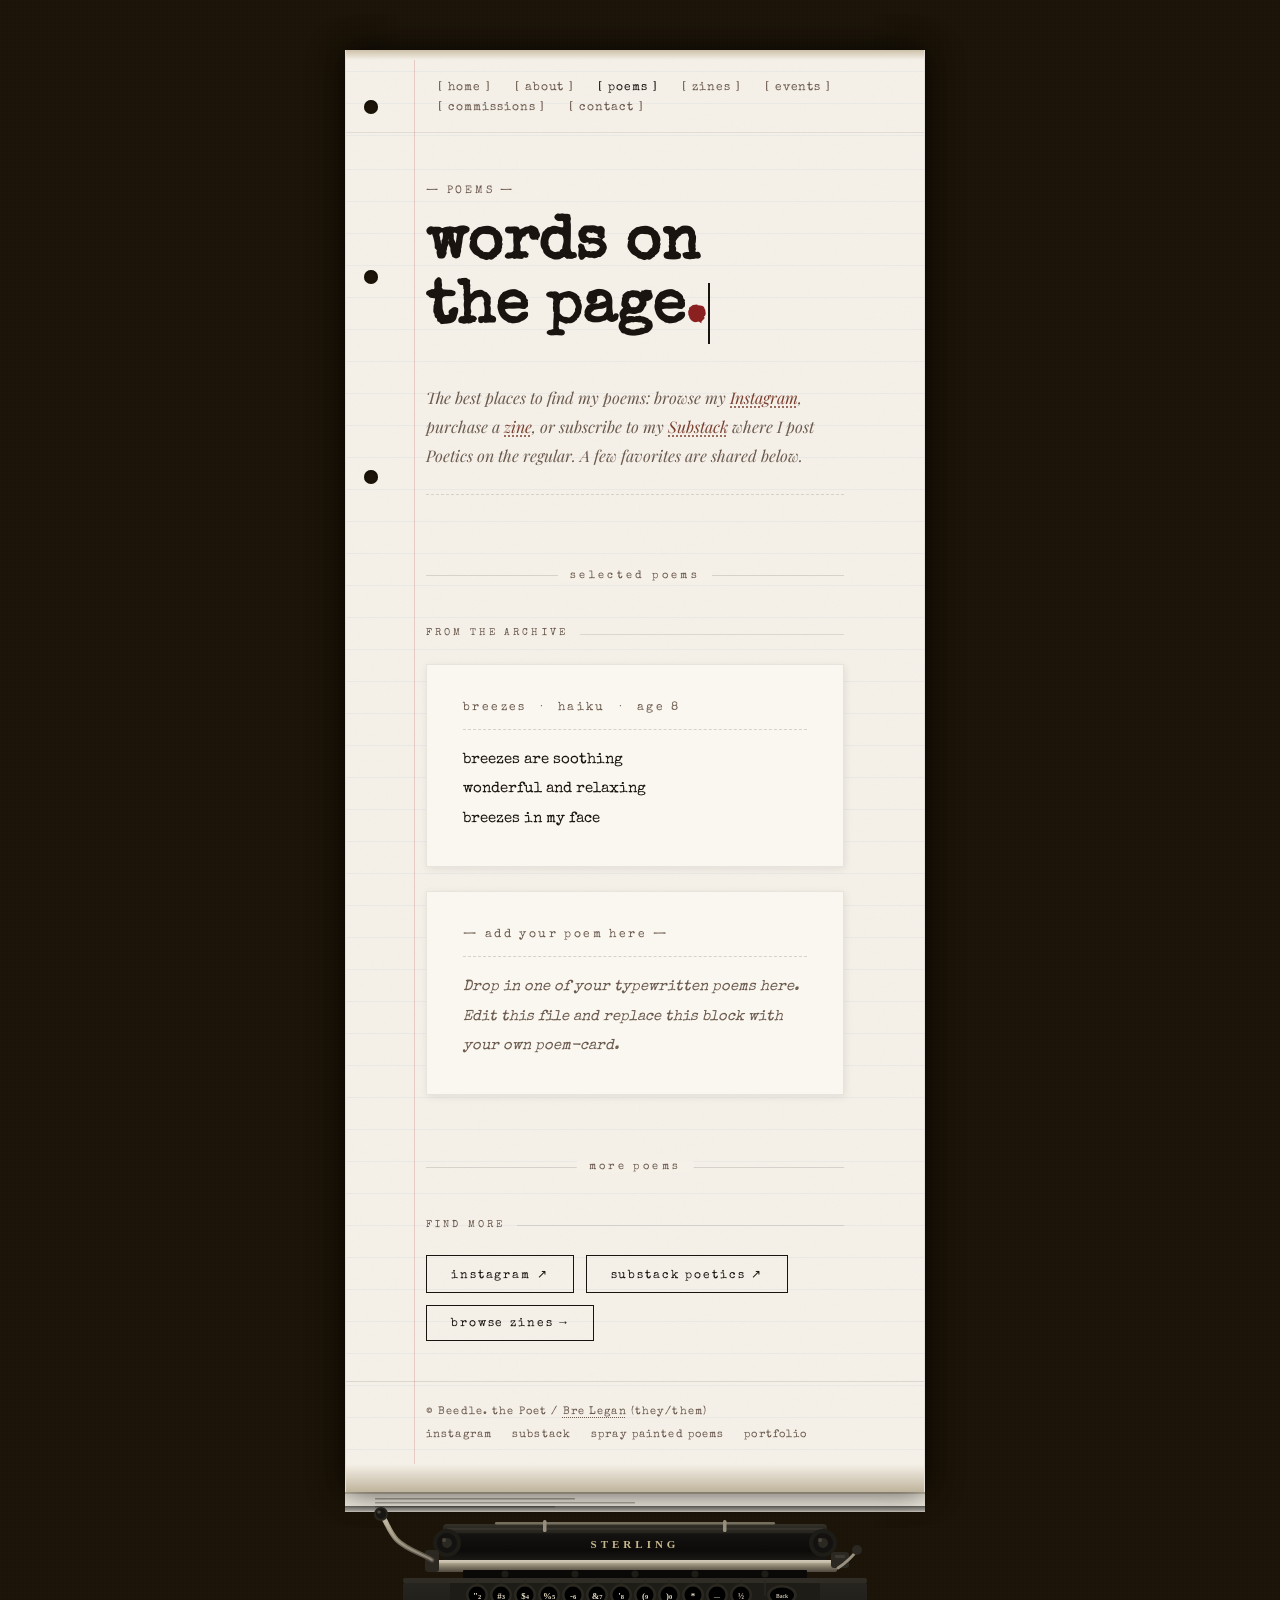
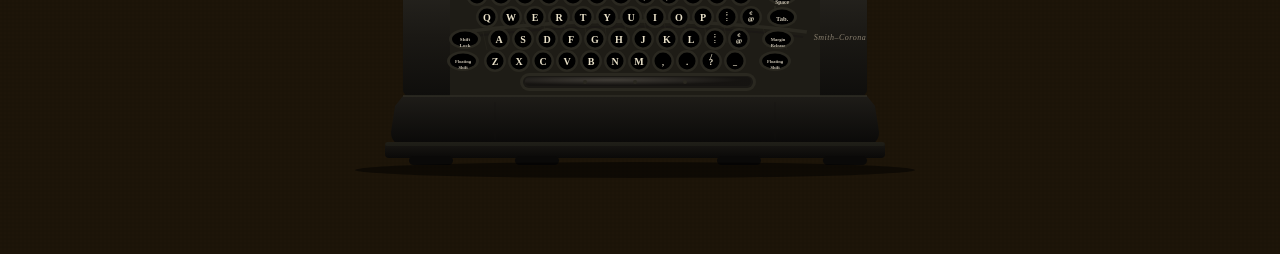
<file: poems.html>
<!DOCTYPE html>
<html lang="en">
<head>
  <meta charset="UTF-8" />
  <meta name="viewport" content="width=device-width, initial-scale=1.0" />
  <title>Poems · Beedle. the Poet</title>
  <link rel="preconnect" href="https://fonts.googleapis.com">
  <link href="https://fonts.googleapis.com/css2?family=Special+Elite&family=Courier+Prime:ital,wght@0,400;0,700;1,400&family=Playfair+Display:ital@0;1&display=swap" rel="stylesheet">
  <style>
@import url('https://fonts.googleapis.com/css2?family=Special+Elite&family=Courier+Prime:ital,wght@0,400;0,700;1,400&family=Playfair+Display:ital@0;1&display=swap');

/* ─── Variables ─── */
:root {
  --paper:        #f5f0e8;
  --paper-dark:   #ede6d6;
  --paper-cream:  #faf7f0;
  --ink:          #1a1410;
  --ink-faded:    #3d3028;
  --ink-light:    #6b5a4e;
  --red-ink:      #8b2020;
  --rust:         #7a4030;
  --typewriter:   'Special Elite', 'Courier Prime', monospace;
  --serif:        'Playfair Display', Georgia, serif;
}

/* ─── Reset & Base ─── */
*, *::before, *::after { box-sizing: border-box; margin: 0; padding: 0; }
html { scroll-behavior: smooth; }

body {
  background-color: #1c1408;
  background-image:
    url("data:image/svg+xml,%3Csvg xmlns='http://www.w3.org/2000/svg' width='4' height='4'%3E%3Crect width='4' height='4' fill='%231c1408'/%3E%3Ccircle cx='1' cy='1' r='0.5' fill='%23261c0e' opacity='0.6'/%3E%3Ccircle cx='3' cy='3' r='0.5' fill='%23140e04' opacity='0.6'/%3E%3C/svg%3E");
  font-family: var(--typewriter);
  color: var(--ink);
  min-height: 100vh;
  overflow-x: hidden;
}

/* ─── Page wrapper — same width as typewriter SVG ─── */
.page-wrap {
  max-width: 690px;
  margin: 0 auto;
  padding-top: 50px;
  padding-left: 0;
  padding-right: 0;
}

/* ─── Outer shell that holds paper + typewriter together ─── */
.page-wrap .paper {
  margin-left: 7.25%;
  margin-right: 8.70%;
}

/* ════════════════════════════════
   TYPEWRITER FOOTER SVG
   ════════════════════════════════ */
.typewriter-footer {
  display: block;
  width: 100%;
  line-height: 0;
  font-size: 0;
  padding-bottom: 40px;
}
.typewriter-footer img {
  display: block;
  width: 100%;
  height: auto;
}

/* ─── Paper sheet ─── */
.paper {
  position: relative;
  background: var(--paper);
  border-left:  1px solid rgba(0,0,0,0.07);
  border-right: 1px solid rgba(0,0,0,0.07);
  box-shadow:
    -6px 0 30px rgba(0,0,0,0.35),
     6px 0 30px rgba(0,0,0,0.35),
     0 -4px 20px rgba(0,0,0,0.2);
}

/* Paper texture overlay */
.paper::after {
  content: '';
  position: absolute;
  inset: 0;
  background-image:
    url("data:image/svg+xml,%3Csvg xmlns='http://www.w3.org/2000/svg' width='300' height='300'%3E%3Cfilter id='n'%3E%3CfeTurbulence type='fractalNoise' baseFrequency='0.9' numOctaves='4' stitchTiles='stitch'/%3E%3CfeColorMatrix type='saturate' values='0'/%3E%3C/filter%3E%3Crect width='300' height='300' filter='url(%23n)' opacity='0.03'/%3E%3C/svg%3E");
  pointer-events: none;
  z-index: 1;
}

/* Ruled lines */
.paper-lines {
  position: absolute;
  inset: 0;
  pointer-events: none;
  z-index: 0;
}
.paper-lines::after {
  content: '';
  position: absolute;
  inset: 0;
  background-image: repeating-linear-gradient(
    to bottom,
    transparent 0px,
    transparent 31px,
    rgba(100,140,200,0.07) 31px,
    rgba(100,140,200,0.07) 32px
  );
  background-position: 0 88px;
}

/* Red margin line */
.margin-line {
  position: absolute;
  left: 68px; top: 0; bottom: 0;
  width: 1px;
  background: rgba(160,40,40,0.18);
  pointer-events: none;
  z-index: 2;
}

/* Hole punches */
.hole-punch {
  position: absolute;
  left: 18px;
  width: 14px; height: 14px;
  border-radius: 50%;
  background: #1c1408;
  box-shadow: inset 0 1px 3px rgba(0,0,0,0.6);
  z-index: 3;
}

/* Top edge of paper (where it curls out of platen) */
.paper-top-edge {
  height: 10px;
  background: linear-gradient(to bottom, #ccc0a8, var(--paper));
  position: relative;
  z-index: 5;
}

/* Bottom of paper fades into the typewriter slot */
.paper-bottom-fade {
  height: 28px;
  background: linear-gradient(to bottom, var(--paper), #bfb49c);
  position: relative;
  z-index: 4;
}

/* ─── Navigation ─── */
nav.site-nav {
  position: relative;
  z-index: 100;
  padding: 18px 80px 14px;
  display: flex;
  gap: 0;
  flex-wrap: wrap;
  border-bottom: 1px solid rgba(0,0,0,0.08);
}
nav.site-nav a {
  font-family: var(--typewriter);
  font-size: 0.75rem;
  letter-spacing: 0.08em;
  text-decoration: none;
  color: var(--ink-light);
  padding: 4px 12px;
  transition: color 0.2s;
  text-transform: lowercase;
}
nav.site-nav a::before { content: '[ '; }
nav.site-nav a::after  { content: ' ]'; }
nav.site-nav a:hover,
nav.site-nav a.active  { color: var(--ink); }

/* ─── Hero ─── */
.hero {
  position: relative;
  z-index: 10;
  padding: 48px 80px 40px;
}
.hero-eyebrow {
  font-family: var(--typewriter);
  font-size: 0.7rem;
  letter-spacing: 0.25em;
  color: var(--ink-light);
  text-transform: uppercase;
  margin-bottom: 12px;
}
.hero-title {
  font-family: var(--typewriter);
  font-size: clamp(2.4rem, 5vw, 3.8rem);
  line-height: 1.05;
  color: var(--ink);
}
.hero-title .period { color: var(--red-ink); }
.hero-subtitle {
  font-family: var(--serif);
  font-style: italic;
  font-size: clamp(0.95rem, 2vw, 1.15rem);
  color: var(--ink-light);
  margin-top: 16px;
  line-height: 1.6;
  max-width: 520px;
}
.hero-subtitle em {
  font-style: normal;
  text-decoration: underline;
  text-decoration-style: dotted;
  text-underline-offset: 3px;
}

/* Blinking cursor */
.cursor {
  display: inline-block;
  width: 2px; height: 1em;
  background: var(--ink);
  vertical-align: middle;
  animation: blink 1.1s step-end infinite;
  margin-left: 2px;
}
@keyframes blink { 0%,100%{opacity:1} 50%{opacity:0} }

/* ─── Divider ─── */
.divider {
  position: relative;
  z-index: 10;
  margin: 8px 80px;
  border: none;
  border-top: 1px solid rgba(0,0,0,0.12);
  overflow: visible;
}
.divider::after {
  content: attr(data-text);
  position: absolute;
  top: -0.6em; left: 50%;
  transform: translateX(-50%);
  background: var(--paper);
  padding: 0 12px;
  font-family: var(--typewriter);
  font-size: 0.7rem;
  letter-spacing: 0.3em;
  color: var(--ink-light);
}

/* ─── Sections ─── */
.section {
  position: relative;
  z-index: 10;
  padding: 40px 80px;
}
.section-label {
  font-family: var(--typewriter);
  font-size: 0.65rem;
  letter-spacing: 0.3em;
  text-transform: uppercase;
  color: var(--ink-light);
  margin-bottom: 20px;
  display: flex;
  align-items: center;
  gap: 12px;
}
.section-label::after {
  content: ''; flex: 1;
  height: 1px; background: rgba(0,0,0,0.1);
}

h2 {
  font-family: var(--typewriter);
  font-size: clamp(1.3rem,3vw,1.8rem);
  color: var(--ink); margin-bottom: 20px; line-height: 1.2;
}
h3 { font-family: var(--typewriter); font-size: 1.1rem; color: var(--ink); margin-bottom: 12px; }
p {
  font-family: var(--typewriter);
  font-size: 0.92rem; line-height: 1.85;
  color: var(--ink-faded); margin-bottom: 1.2em;
}
a { color: var(--rust); text-decoration: underline; text-decoration-style: dotted; text-underline-offset: 3px; }
a:hover { color: var(--red-ink); }

/* ─── Process list ─── */
.process-list { list-style: none; margin: 0 0 1.5em; }
.process-list li {
  display: flex; gap: 16px; margin-bottom: 14px;
  font-family: var(--typewriter); font-size: 0.9rem; line-height: 1.7; color: var(--ink-faded);
}
.process-list li .step-num {
  flex-shrink: 0; font-size: 0.7rem; color: var(--red-ink);
  letter-spacing: 0.1em; padding-top: 3px; min-width: 28px;
}

/* ─── Poem card ─── */
.poem-card {
  background: var(--paper-cream);
  border: 1px solid rgba(0,0,0,0.08);
  padding: 32px 36px; margin-bottom: 24px;
  box-shadow: 1px 2px 8px rgba(0,0,0,0.08);
}
.poem-title {
  font-size: 0.75rem; letter-spacing: 0.2em; text-transform: lowercase;
  color: var(--ink-light); margin-bottom: 16px; padding-bottom: 10px;
  border-bottom: 1px dashed rgba(0,0,0,0.15);
}
.poem-body { font-size: 0.92rem; line-height: 2; color: var(--ink); white-space: pre-line; }

/* ─── Zine cards ─── */
.zines-grid {
  display: grid; grid-template-columns: repeat(auto-fill, minmax(280px,1fr));
  gap: 24px; margin-top: 8px;
}
.zine-card {
  position: relative; background: var(--paper-cream);
  border: 1px solid rgba(0,0,0,0.1); padding: 28px 28px 24px;
  box-shadow: 2px 3px 12px rgba(0,0,0,0.1);
  transition: transform 0.2s, box-shadow 0.2s;
}
.zine-card:hover { transform: translateY(-2px) rotate(0.3deg); box-shadow: 4px 8px 24px rgba(0,0,0,0.15); }
.zine-spine { position: absolute; left: 0; top: 0; bottom: 0; width: 6px; }
.zine-year { font-size: 0.65rem; letter-spacing: 0.25em; color: var(--ink-light); margin-bottom: 8px; }
.zine-title { font-family: var(--typewriter); font-size: 1rem; color: var(--ink); margin-bottom: 8px; line-height: 1.3; }
.zine-subtitle { font-family: var(--serif); font-style: italic; font-size: 0.8rem; color: var(--ink-light); margin-bottom: 14px; }
.zine-desc { font-size: 0.8rem; line-height: 1.65; color: var(--ink-faded); margin-bottom: 0; }

/* ─── FAQ ─── */
.faq-item { margin-bottom: 20px; padding-left: 20px; border-left: 2px solid rgba(0,0,0,0.08); }
.faq-q { font-family: var(--typewriter); font-size: 0.88rem; font-weight: 700; color: var(--ink); margin-bottom: 6px; }
.faq-q::before { content: 'Q: '; color: var(--red-ink); }
.faq-a { font-size: 0.85rem; line-height: 1.7; color: var(--ink-faded); margin: 0; }
.faq-a::before { content: 'A: '; color: var(--ink-light); }

/* ─── CTA box ─── */
.contact-box {
  background: var(--paper-dark); border: 1px dashed rgba(0,0,0,0.2);
  padding: 36px; text-align: center; margin: 0 0 12px;
}
.contact-box p { font-size: 0.88rem; max-width: 460px; margin: 0 auto 20px; }

/* ─── Buttons ─── */
.btn {
  display: inline-block; font-family: var(--typewriter);
  font-size: 0.78rem; letter-spacing: 0.15em; text-transform: lowercase;
  text-decoration: none; color: var(--ink); border: 1.5px solid var(--ink);
  padding: 10px 24px; transition: background 0.2s, color 0.2s;
}
.btn:hover { background: var(--ink); color: var(--paper); text-decoration: none; }
.btn-ink { background: var(--ink); color: var(--paper); }
.btn-ink:hover { background: var(--ink-faded); color: var(--paper); }

/* ─── Haiku ─── */
.haiku {
  margin: 32px 0; padding: 28px 40px;
  border-left: 3px solid var(--ink-light);
  font-family: var(--typewriter); font-size: 0.92rem; line-height: 2.2;
  color: var(--ink); background: rgba(0,0,0,0.02);
}
.haiku cite {
  display: block; margin-top: 12px;
  font-size: 0.7rem; letter-spacing: 0.15em;
  color: var(--ink-light); font-style: normal;
}

/* ─── Sticker ─── */
.sticker {
  display: inline-block; font-family: var(--typewriter); font-size: 0.65rem;
  letter-spacing: 0.1em; padding: 4px 10px; border: 1px solid rgba(0,0,0,0.2);
  color: var(--ink-light); margin-bottom: 8px; text-transform: uppercase;
}

/* ─── Bio grid ─── */
.bio-grid { display: grid; grid-template-columns: 1fr 1fr; gap: 40px; align-items: start; }
@media (max-width: 600px) { .bio-grid { grid-template-columns: 1fr; } }

/* ─── Event list ─── */
.event-list { list-style: none; }
.event-list li {
  padding: 6px 0; font-size: 0.88rem; color: var(--ink-faded);
  border-bottom: 1px dotted rgba(0,0,0,0.1); display: flex; gap: 12px;
}
.event-list li::before { content: '•'; color: var(--red-ink); flex-shrink: 0; }

/* ─── Poems intro ─── */
.poems-intro {
  font-family: var(--serif); font-style: italic; font-size: 1rem; line-height: 1.8;
  color: var(--ink-light); border-bottom: 1px dashed rgba(0,0,0,0.12);
  padding-bottom: 24px; margin-bottom: 32px;
}

/* ─── Responsive ─── */
@media (max-width: 700px) {
  .section, .hero, nav.site-nav { padding-left: 36px; padding-right: 28px; }
  .divider { margin-left: 36px; margin-right: 36px; }
  .margin-line { left: 28px; }
  .zines-grid { grid-template-columns: 1fr; }
}

  </style>
</head>
<body>
<div class="page-wrap">
  <div class="paper">
    <div class="paper-top-edge"></div>
    <div class="paper-lines"></div>
    <div class="margin-line"></div>
    <div class="hole-punch" style="top:50px"></div>
    <div class="hole-punch" style="top:220px"></div>
    <div class="hole-punch" style="top:420px"></div>
    <nav class="site-nav">
      <a href="index.html">home</a>
      <a href="about.html">about</a>
      <a href="poems.html" class="active">poems</a>
      <a href="zines.html">zines</a>
      <a href="events.html">events</a>
      <a href="commissions.html">commissions</a>
      <a href="contact.html">contact</a>
    </nav>
    <header class="hero">
      <p class="hero-eyebrow">— poems —</p>
      <h1 class="hero-title">words on<br>the page<span class="period">.</span><span class="cursor"></span></h1>
    </header>
    <section class="section" style="padding-top:0;">
      <p class="poems-intro">The best places to find my poems: browse my <a href="https://www.instagram.com/beedle.thepoet" target="_blank">Instagram</a>, purchase a <a href="zines.html">zine</a>, or subscribe to my <a href="https://thebecomingrambles.substack.com/t/poetics" target="_blank">Substack</a> where I post Poetics on the regular. A few favorites are shared below.</p>
    </section>
    <hr class="divider" data-text="selected poems" />
    <section class="section">
      <p class="section-label">from the archive</p>
      <div class="poem-card">
        <p class="poem-title">breezes &nbsp;·&nbsp; haiku &nbsp;·&nbsp; age 8</p>
        <div class="poem-body">breezes are soothing
wonderful and relaxing
breezes in my face</div>
      </div>
      <div class="poem-card">
        <p class="poem-title">— add your poem here —</p>
        <div class="poem-body" style="color:var(--ink-light);font-style:italic;">Drop in one of your typewritten poems here.
Edit this file and replace this block with your own poem-card.</div>
      </div>
    </section>
    <hr class="divider" data-text="more poems" />
    <section class="section">
      <p class="section-label">find more</p>
      <div style="display:flex;flex-wrap:wrap;gap:12px;margin-top:8px;">
        <a href="https://www.instagram.com/beedle.thepoet" target="_blank" class="btn">instagram ↗</a>
        <a href="https://thebecomingrambles.substack.com/t/poetics" target="_blank" class="btn">substack poetics ↗</a>
        <a href="zines.html" class="btn">browse zines →</a>
      </div>
    </section>
    <footer class="site-footer" style="position:relative;z-index:10;padding:24px 80px;border-top:1px solid rgba(0,0,0,0.1);display:flex;justify-content:space-between;align-items:center;flex-wrap:wrap;gap:12px;">
      <span style="font-family:var(--typewriter);font-size:0.7rem;letter-spacing:0.1em;color:var(--ink-light);">© Beedle. the Poet / <a href="https://brelegan.com" target="_blank" style="color:inherit;">Bre Legan</a> (they/them)</span>
      <nav style="display:flex;gap:20px;">
        <a href="https://www.instagram.com/beedle.thepoet" target="_blank" style="font-family:var(--typewriter);font-size:0.7rem;letter-spacing:0.1em;color:var(--ink-light);text-decoration:none;">instagram</a>
        <a href="https://thebecomingrambles.substack.com/t/poetics" target="_blank" style="font-family:var(--typewriter);font-size:0.7rem;letter-spacing:0.1em;color:var(--ink-light);text-decoration:none;">substack</a>
        <a href="https://spraypaintedpoems.com" target="_blank" style="font-family:var(--typewriter);font-size:0.7rem;letter-spacing:0.1em;color:var(--ink-light);text-decoration:none;">spray painted poems</a>
        <a href="https://brelegan.com" target="_blank" style="font-family:var(--typewriter);font-size:0.7rem;letter-spacing:0.1em;color:var(--ink-light);text-decoration:none;">portfolio</a>
      </nav>
    </footer>
    <div class="paper-bottom-fade"></div>
  </div>
  <div class="typewriter-footer">
<svg width="100%" viewBox="0 0 690 320" role="img" xmlns="http://www.w3.org/2000/svg" style="">
<title style="fill:rgb(0, 0, 0);stroke:none;color:rgb(0, 0, 0);stroke-width:1px;stroke-linecap:butt;stroke-linejoin:miter;opacity:1;font-family:&quot;Anthropic Sans&quot;, -apple-system, BlinkMacSystemFont, &quot;Segoe UI&quot;, sans-serif;font-size:16px;font-weight:400;text-anchor:start;dominant-baseline:auto">Smith-Corona Sterling typewriter illustration</title>
<desc style="fill:rgb(0, 0, 0);stroke:none;color:rgb(0, 0, 0);stroke-width:1px;stroke-linecap:butt;stroke-linejoin:miter;opacity:1;font-family:&quot;Anthropic Sans&quot;, -apple-system, BlinkMacSystemFont, &quot;Segoe UI&quot;, sans-serif;font-size:16px;font-weight:400;text-anchor:start;dominant-baseline:auto">Front-facing illustration of a 1943 Smith-Corona Sterling typewriter, black body with round glass-topped keys on tall stems, prominent chrome carriage return lever, STERLING badge on platen bar, paper emerging from the top.</desc>
<defs>
  <linearGradient id="bodyG" x1="0" y1="0" x2="0" y2="1">
    <stop offset="0%" stop-color="#272520"/>
    <stop offset="50%" stop-color="#1a1814"/>
    <stop offset="100%" stop-color="#0f0e0c"/>
  </linearGradient>
  <linearGradient id="platenG" x1="0" y1="0" x2="0" y2="1">
    <stop offset="0%" stop-color="#353228"/>
    <stop offset="30%" stop-color="#141210"/>
    <stop offset="70%" stop-color="#0c0b09"/>
    <stop offset="100%" stop-color="#1e1c18"/>
  </linearGradient>
  <linearGradient id="chromeG" x1="0" y1="0" x2="0" y2="1">
    <stop offset="0%" stop-color="#d8d0c0"/>
    <stop offset="35%" stop-color="#a09880"/>
    <stop offset="65%" stop-color="#787060"/>
    <stop offset="100%" stop-color="#504840"/>
  </linearGradient>
  <linearGradient id="keyG" cx="38%" cy="32%" r="58%" gradientUnits="objectBoundingBox">
    <stop offset="0%" stop-color="#4a4640" stop-opacity="0.7"/>
    <stop offset="100%" stop-color="#1a1814" stop-opacity="0.95"/>
  </linearGradient>
  <radialGradient id="keyRad" cx="38%" cy="32%" r="58%">
    <stop offset="0%" stop-color="#4a4640"/>
    <stop offset="100%" stop-color="#141210"/>
  </radialGradient>
  <radialGradient id="keyShine" cx="35%" cy="28%" r="55%">
    <stop offset="0%" stop-color="#c8c0b0" stop-opacity="0.55"/>
    <stop offset="45%" stop-color="#706860" stop-opacity="0.2"/>
    <stop offset="100%" stop-color="#141210" stop-opacity="0.9"/>
  </radialGradient>
  <linearGradient id="baseG" x1="0" y1="0" x2="0" y2="1">
    <stop offset="0%" stop-color="#1a1814"/>
    <stop offset="100%" stop-color="#0a0908"/>
  </linearGradient>
  <linearGradient id="paperFade" x1="0" y1="0" x2="0" y2="1">
    <stop offset="0%" stop-color="rgba(0,0,0,0.6)"/>
    <stop offset="100%" stop-color="rgba(0,0,0,0)"/>
  </linearGradient>
  <linearGradient id="skirtG" x1="0" y1="0" x2="0" y2="1">
    <stop offset="0%" stop-color="#1e1c18"/>
    <stop offset="100%" stop-color="#0a0908"/>
  </linearGradient>
<mask id="imagine-text-gaps-62n0mh" maskUnits="userSpaceOnUse"><rect x="0" y="0" width="690" height="320" fill="white"/><rect x="291.03125" y="43.5" width="97.9375" height="17" fill="black" rx="2"/><rect x="511.71875" y="138.5" width="66.5625" height="13.5" fill="black" rx="2"/><rect x="-8.34375" y="-6.5" width="16.6875" height="14.5" fill="black" rx="2"/><rect x="-9.203125" y="-6.5" width="18.40625" height="14.5" fill="black" rx="2"/><rect x="-9" y="-6.5" width="18" height="14.5" fill="black" rx="2"/><rect x="-9.90625" y="-6.5" width="19.8125" height="14.5" fill="black" rx="2"/><rect x="-7.8125" y="-6.5" width="15.625" height="14.5" fill="black" rx="2"/><rect x="-9.40625" y="-6.5" width="18.8125" height="14.5" fill="black" rx="2"/><rect x="-7.421875" y="-6.5" width="14.84375" height="14.5" fill="black" rx="2"/><rect x="-8.125" y="-6.5" width="16.25" height="14.5" fill="black" rx="2"/><rect x="-8.296875" y="-6.5" width="16.59375" height="14.5" fill="black" rx="2"/><rect x="-6.171875" y="-6.5" width="12.34375" height="14.5" fill="black" rx="2"/><rect x="-6.796875" y="-4.5" width="13.59375" height="11.5" fill="black" rx="2"/><rect x="-8.296875" y="-5.5" width="16.59375" height="13.5" fill="black" rx="2"/><rect x="-12.265625" y="-4.5" width="24.53125" height="16.5" fill="black" rx="2"/><rect x="-8.109375" y="-7.5" width="16.21875" height="16" fill="black" rx="2"/><rect x="-9.640625" y="-7.5" width="19.28125" height="16" fill="black" rx="2"/><rect x="-7.609375" y="-7.5" width="15.21875" height="16" fill="black" rx="2"/><rect x="-8" y="-7.5" width="16" height="16" fill="black" rx="2"/><rect x="-7.421875" y="-7.5" width="14.84375" height="16" fill="black" rx="2"/><rect x="-7.671875" y="-7.5" width="15.34375" height="16" fill="black" rx="2"/><rect x="-8.171875" y="-7.5" width="16.34375" height="16" fill="black" rx="2"/><rect x="-6.234375" y="-7.5" width="12.46875" height="16" fill="black" rx="2"/><rect x="-8.109375" y="-7.5" width="16.21875" height="16" fill="black" rx="2"/><rect x="-7.515625" y="-7.5" width="15.03125" height="16" fill="black" rx="2"/><rect x="-5.296875" y="-11" width="10.59375" height="18.5" fill="black" rx="2"/><rect x="-7.390625" y="-11" width="14.78125" height="18.5" fill="black" rx="2"/><rect x="-11.328125" y="-4.5" width="22.65625" height="11.5" fill="black" rx="2"/><rect x="-10.21875" y="-5" width="20.4375" height="16" fill="black" rx="2"/><rect x="-7.796875" y="-7.5" width="15.59375" height="16" fill="black" rx="2"/><rect x="-7.25" y="-7.5" width="14.5" height="16" fill="black" rx="2"/><rect x="-8.171875" y="-7.5" width="16.34375" height="16" fill="black" rx="2"/><rect x="-7.359375" y="-7.5" width="14.71875" height="16" fill="black" rx="2"/><rect x="-8.046875" y="-7.5" width="16.09375" height="16" fill="black" rx="2"/><rect x="-8.578125" y="-7.5" width="17.15625" height="16" fill="black" rx="2"/><rect x="-6.984375" y="-7.5" width="13.96875" height="16" fill="black" rx="2"/><rect x="-8.09375" y="-7.5" width="16.1875" height="16" fill="black" rx="2"/><rect x="-7.4375" y="-7.5" width="14.875" height="16" fill="black" rx="2"/><rect x="-5.296875" y="-10.5" width="10.59375" height="18" fill="black" rx="2"/><rect x="-7.390625" y="-10.5" width="14.78125" height="18" fill="black" rx="2"/><rect x="-12.9375" y="-4.5" width="25.875" height="15" fill="black" rx="2"/><rect x="-13.609375" y="-4.5" width="27.21875" height="15" fill="black" rx="2"/><rect x="-7.453125" y="-7.5" width="14.90625" height="16" fill="black" rx="2"/><rect x="-8.046875" y="-7.5" width="16.09375" height="16" fill="black" rx="2"/><rect x="-7.578125" y="-7.5" width="15.15625" height="16" fill="black" rx="2"/><rect x="-7.8125" y="-7.5" width="15.625" height="16" fill="black" rx="2"/><rect x="-7.796875" y="-7.5" width="15.59375" height="16" fill="black" rx="2"/><rect x="-8.203125" y="-7.5" width="16.40625" height="16" fill="black" rx="2"/><rect x="-9.125" y="-7.5" width="18.25" height="16" fill="black" rx="2"/><rect x="-5.3125" y="-6" width="10.625" height="13.5" fill="black" rx="2"/><rect x="-5.484375" y="-6.5" width="10.96875" height="14.5" fill="black" rx="2"/><rect x="-6.46875" y="-12" width="12.9375" height="19.5" fill="black" rx="2"/><rect x="-6.8125" y="-6" width="13.625" height="13.5" fill="black" rx="2"/><rect x="-13.609375" y="-4.5" width="27.21875" height="15" fill="black" rx="2"/></mask></defs>





<!-- ═══ PAPER emerging from platen (top) ═══ -->
<rect x="50" y="0" width="580" height="20" fill="#f5f0e8" style="fill:rgb(240, 235, 224);stroke:none;color:rgb(0, 0, 0);stroke-width:1px;stroke-linecap:butt;stroke-linejoin:miter;opacity:1;font-family:&quot;Anthropic Sans&quot;, -apple-system, BlinkMacSystemFont, &quot;Segoe UI&quot;, sans-serif;font-size:16px;font-weight:400;text-anchor:start;dominant-baseline:auto"/>
<rect x="50" y="0" width="580" height="2" fill="#e0dbd0" style="fill:rgb(205, 196, 176);stroke:none;color:rgb(0, 0, 0);stroke-width:1px;stroke-linecap:butt;stroke-linejoin:miter;opacity:1;font-family:&quot;Anthropic Sans&quot;, -apple-system, BlinkMacSystemFont, &quot;Segoe UI&quot;, sans-serif;font-size:16px;font-weight:400;text-anchor:start;dominant-baseline:auto"/>
<line x1="50" y1="18" x2="630" y2="18" stroke="rgba(0,0,0,0.12)" stroke-width="1" style="fill:rgb(0, 0, 0);stroke:rgba(0, 0, 0, 0.12);color:rgb(0, 0, 0);stroke-width:1px;stroke-linecap:butt;stroke-linejoin:miter;opacity:1;font-family:&quot;Anthropic Sans&quot;, -apple-system, BlinkMacSystemFont, &quot;Segoe UI&quot;, sans-serif;font-size:16px;font-weight:400;text-anchor:start;dominant-baseline:auto"/>
<!-- typed text lines on paper (decorative) -->
<rect x="80" y="6" width="200" height="1.5" rx="0.5" fill="rgba(30,25,15,0.35)" style="fill:rgba(30, 25, 15, 0.35);stroke:none;color:rgb(0, 0, 0);stroke-width:1px;stroke-linecap:butt;stroke-linejoin:miter;opacity:1;font-family:&quot;Anthropic Sans&quot;, -apple-system, BlinkMacSystemFont, &quot;Segoe UI&quot;, sans-serif;font-size:16px;font-weight:400;text-anchor:start;dominant-baseline:auto"/>
<rect x="80" y="10" width="260" height="1.5" rx="0.5" fill="rgba(30,25,15,0.3)" style="fill:rgba(30, 25, 15, 0.3);stroke:none;color:rgb(0, 0, 0);stroke-width:1px;stroke-linecap:butt;stroke-linejoin:miter;opacity:1;font-family:&quot;Anthropic Sans&quot;, -apple-system, BlinkMacSystemFont, &quot;Segoe UI&quot;, sans-serif;font-size:16px;font-weight:400;text-anchor:start;dominant-baseline:auto"/>
<rect x="80" y="14" width="180" height="1.5" rx="0.5" fill="rgba(30,25,15,0.25)" style="fill:rgba(30, 25, 15, 0.25);stroke:none;color:rgb(0, 0, 0);stroke-width:1px;stroke-linecap:butt;stroke-linejoin:miter;opacity:1;font-family:&quot;Anthropic Sans&quot;, -apple-system, BlinkMacSystemFont, &quot;Segoe UI&quot;, sans-serif;font-size:16px;font-weight:400;text-anchor:start;dominant-baseline:auto"/>
<rect x="80" y="18" width="0" height="1.5" rx="0.5" fill="rgba(30,25,15,0.2)" style="fill:rgba(30, 25, 15, 0.2);stroke:none;color:rgb(0, 0, 0);stroke-width:1px;stroke-linecap:butt;stroke-linejoin:miter;opacity:1;font-family:&quot;Anthropic Sans&quot;, -apple-system, BlinkMacSystemFont, &quot;Segoe UI&quot;, sans-serif;font-size:16px;font-weight:400;text-anchor:start;dominant-baseline:auto"/>
<!-- paper shadow onto machine -->
<rect x="50" y="14" width="580" height="8" fill="url(#paperFade)" style="stroke:none;color:rgb(0, 0, 0);stroke-width:1px;stroke-linecap:butt;stroke-linejoin:miter;opacity:1;font-family:&quot;Anthropic Sans&quot;, -apple-system, BlinkMacSystemFont, &quot;Segoe UI&quot;, sans-serif;font-size:16px;font-weight:400;text-anchor:start;dominant-baseline:auto"/>

<!-- ═══ CARRIAGE ASSEMBLY ═══ -->
<!-- Main platen bar — wide, high-profile -->
<rect x="148" y="32" width="384" height="38" rx="4" fill="url(#platenG)" style="stroke:none;color:rgb(0, 0, 0);stroke-width:1px;stroke-linecap:butt;stroke-linejoin:miter;opacity:1;font-family:&quot;Anthropic Sans&quot;, -apple-system, BlinkMacSystemFont, &quot;Segoe UI&quot;, sans-serif;font-size:16px;font-weight:400;text-anchor:start;dominant-baseline:auto"/>
<!-- platen cylinder highlight -->
<rect x="152" y="34" width="376" height="7" rx="3" fill="#2e2c24" opacity="0.6" style="fill:rgb(46, 44, 36);stroke:none;color:rgb(0, 0, 0);stroke-width:1px;stroke-linecap:butt;stroke-linejoin:miter;opacity:0.6;font-family:&quot;Anthropic Sans&quot;, -apple-system, BlinkMacSystemFont, &quot;Segoe UI&quot;, sans-serif;font-size:16px;font-weight:400;text-anchor:start;dominant-baseline:auto"/>
<rect x="152" y="36" width="376" height="2" rx="1" fill="#484440" opacity="0.4" style="fill:rgb(72, 68, 64);stroke:none;color:rgb(0, 0, 0);stroke-width:1px;stroke-linecap:butt;stroke-linejoin:miter;opacity:0.4;font-family:&quot;Anthropic Sans&quot;, -apple-system, BlinkMacSystemFont, &quot;Segoe UI&quot;, sans-serif;font-size:16px;font-weight:400;text-anchor:start;dominant-baseline:auto"/>
<!-- STERLING badge text -->
<text x="340" y="56" font-family="Georgia,serif" font-size="11" font-weight="bold" fill="#c8b890" text-anchor="middle" letter-spacing="4" style="fill:rgb(200, 184, 144);stroke:none;color:rgb(0, 0, 0);stroke-width:1px;stroke-linecap:butt;stroke-linejoin:miter;opacity:1;font-family:Georgia, serif;font-size:11px;font-weight:700;text-anchor:middle;dominant-baseline:auto">STERLING</text>

<!-- Platen knob left -->
<circle cx="152" cy="51" r="14" fill="#1e1c16" style="fill:rgb(30, 28, 22);stroke:none;color:rgb(0, 0, 0);stroke-width:1px;stroke-linecap:butt;stroke-linejoin:miter;opacity:1;font-family:&quot;Anthropic Sans&quot;, -apple-system, BlinkMacSystemFont, &quot;Segoe UI&quot;, sans-serif;font-size:16px;font-weight:400;text-anchor:start;dominant-baseline:auto"/>
<circle cx="152" cy="51" r="10" fill="#141210" style="fill:rgb(20, 18, 16);stroke:none;color:rgb(0, 0, 0);stroke-width:1px;stroke-linecap:butt;stroke-linejoin:miter;opacity:1;font-family:&quot;Anthropic Sans&quot;, -apple-system, BlinkMacSystemFont, &quot;Segoe UI&quot;, sans-serif;font-size:16px;font-weight:400;text-anchor:start;dominant-baseline:auto"/>
<circle cx="152" cy="51" r="5" fill="#2a2820" style="fill:rgb(42, 40, 32);stroke:none;color:rgb(0, 0, 0);stroke-width:1px;stroke-linecap:butt;stroke-linejoin:miter;opacity:1;font-family:&quot;Anthropic Sans&quot;, -apple-system, BlinkMacSystemFont, &quot;Segoe UI&quot;, sans-serif;font-size:16px;font-weight:400;text-anchor:start;dominant-baseline:auto"/>
<circle cx="149" cy="48" r="2" fill="#5a5448" opacity="0.7" style="fill:rgb(90, 84, 72);stroke:none;color:rgb(0, 0, 0);stroke-width:1px;stroke-linecap:butt;stroke-linejoin:miter;opacity:0.7;font-family:&quot;Anthropic Sans&quot;, -apple-system, BlinkMacSystemFont, &quot;Segoe UI&quot;, sans-serif;font-size:16px;font-weight:400;text-anchor:start;dominant-baseline:auto"/>
<!-- Platen knob right -->
<circle cx="528" cy="51" r="14" fill="#1e1c16" style="fill:rgb(30, 28, 22);stroke:none;color:rgb(0, 0, 0);stroke-width:1px;stroke-linecap:butt;stroke-linejoin:miter;opacity:1;font-family:&quot;Anthropic Sans&quot;, -apple-system, BlinkMacSystemFont, &quot;Segoe UI&quot;, sans-serif;font-size:16px;font-weight:400;text-anchor:start;dominant-baseline:auto"/>
<circle cx="528" cy="51" r="10" fill="#141210" style="fill:rgb(20, 18, 16);stroke:none;color:rgb(0, 0, 0);stroke-width:1px;stroke-linecap:butt;stroke-linejoin:miter;opacity:1;font-family:&quot;Anthropic Sans&quot;, -apple-system, BlinkMacSystemFont, &quot;Segoe UI&quot;, sans-serif;font-size:16px;font-weight:400;text-anchor:start;dominant-baseline:auto"/>
<circle cx="528" cy="51" r="5" fill="#2a2820" style="fill:rgb(42, 40, 32);stroke:none;color:rgb(0, 0, 0);stroke-width:1px;stroke-linecap:butt;stroke-linejoin:miter;opacity:1;font-family:&quot;Anthropic Sans&quot;, -apple-system, BlinkMacSystemFont, &quot;Segoe UI&quot;, sans-serif;font-size:16px;font-weight:400;text-anchor:start;dominant-baseline:auto"/>
<circle cx="525" cy="48" r="2" fill="#5a5448" opacity="0.7" style="fill:rgb(90, 84, 72);stroke:none;color:rgb(0, 0, 0);stroke-width:1px;stroke-linecap:butt;stroke-linejoin:miter;opacity:0.7;font-family:&quot;Anthropic Sans&quot;, -apple-system, BlinkMacSystemFont, &quot;Segoe UI&quot;, sans-serif;font-size:16px;font-weight:400;text-anchor:start;dominant-baseline:auto"/>

<!-- Paper bail wire -->
<rect x="200" y="30" width="280" height="2.5" rx="1.2" fill="#888070" opacity="0.85" style="fill:rgb(136, 128, 112);stroke:none;color:rgb(0, 0, 0);stroke-width:1px;stroke-linecap:butt;stroke-linejoin:miter;opacity:0.85;font-family:&quot;Anthropic Sans&quot;, -apple-system, BlinkMacSystemFont, &quot;Segoe UI&quot;, sans-serif;font-size:16px;font-weight:400;text-anchor:start;dominant-baseline:auto"/>
<rect x="248" y="28" width="3.5" height="12" rx="1.5" fill="#9a9080" style="fill:rgb(154, 144, 128);stroke:none;color:rgb(0, 0, 0);stroke-width:1px;stroke-linecap:butt;stroke-linejoin:miter;opacity:1;font-family:&quot;Anthropic Sans&quot;, -apple-system, BlinkMacSystemFont, &quot;Segoe UI&quot;, sans-serif;font-size:16px;font-weight:400;text-anchor:start;dominant-baseline:auto"/>
<rect x="428" y="28" width="3.5" height="12" rx="1.5" fill="#9a9080" style="fill:rgb(154, 144, 128);stroke:none;color:rgb(0, 0, 0);stroke-width:1px;stroke-linecap:butt;stroke-linejoin:miter;opacity:1;font-family:&quot;Anthropic Sans&quot;, -apple-system, BlinkMacSystemFont, &quot;Segoe UI&quot;, sans-serif;font-size:16px;font-weight:400;text-anchor:start;dominant-baseline:auto"/>

<!-- Carriage rail -->
<rect x="138" y="68" width="404" height="12" rx="2" fill="url(#chromeG)" style="stroke:none;color:rgb(0, 0, 0);stroke-width:1px;stroke-linecap:butt;stroke-linejoin:miter;opacity:1;font-family:&quot;Anthropic Sans&quot;, -apple-system, BlinkMacSystemFont, &quot;Segoe UI&quot;, sans-serif;font-size:16px;font-weight:400;text-anchor:start;dominant-baseline:auto"/>
<rect x="138" y="68" width="404" height="3" rx="1" fill="#d0c8b4" opacity="0.5" style="fill:rgb(208, 200, 180);stroke:none;color:rgb(0, 0, 0);stroke-width:1px;stroke-linecap:butt;stroke-linejoin:miter;opacity:0.5;font-family:&quot;Anthropic Sans&quot;, -apple-system, BlinkMacSystemFont, &quot;Segoe UI&quot;, sans-serif;font-size:16px;font-weight:400;text-anchor:start;dominant-baseline:auto"/>

<!-- ═══ CARRIAGE RETURN LEVER — chrome S-curve, left side ═══ -->
<!-- Base mount on carriage left -->
<rect x="130" y="58" width="14" height="22" rx="3" fill="#2a2820" style="fill:rgb(42, 40, 32);stroke:none;color:rgb(0, 0, 0);stroke-width:1px;stroke-linecap:butt;stroke-linejoin:miter;opacity:1;font-family:&quot;Anthropic Sans&quot;, -apple-system, BlinkMacSystemFont, &quot;Segoe UI&quot;, sans-serif;font-size:16px;font-weight:400;text-anchor:start;dominant-baseline:auto"/>
<!-- S-curve chrome arm -->
<path d="M 137 68 C 128 62, 112 58, 102 48 C 94 40, 92 30, 86 22" stroke="url(#chromeG)" stroke-width="5" fill="none" stroke-linecap="round" style="fill:none;color:rgb(0, 0, 0);stroke-width:5px;stroke-linecap:round;stroke-linejoin:miter;opacity:1;font-family:&quot;Anthropic Sans&quot;, -apple-system, BlinkMacSystemFont, &quot;Segoe UI&quot;, sans-serif;font-size:16px;font-weight:400;text-anchor:start;dominant-baseline:auto"/>
<path d="M 137 68 C 128 62, 112 58, 102 48 C 94 40, 92 30, 86 22" stroke="#c8c0a8" stroke-width="2" fill="none" stroke-linecap="round" opacity="0.5" style="fill:none;stroke:rgb(200, 192, 168);color:rgb(0, 0, 0);stroke-width:2px;stroke-linecap:round;stroke-linejoin:miter;opacity:0.5;font-family:&quot;Anthropic Sans&quot;, -apple-system, BlinkMacSystemFont, &quot;Segoe UI&quot;, sans-serif;font-size:16px;font-weight:400;text-anchor:start;dominant-baseline:auto"/>
<!-- Lever handle knob -->
<circle cx="86" cy="22" r="7" fill="#2a2820" style="fill:rgb(42, 40, 32);stroke:none;color:rgb(0, 0, 0);stroke-width:1px;stroke-linecap:butt;stroke-linejoin:miter;opacity:1;font-family:&quot;Anthropic Sans&quot;, -apple-system, BlinkMacSystemFont, &quot;Segoe UI&quot;, sans-serif;font-size:16px;font-weight:400;text-anchor:start;dominant-baseline:auto"/>
<circle cx="86" cy="22" r="5" fill="#1a1814" style="fill:rgb(26, 24, 20);stroke:none;color:rgb(0, 0, 0);stroke-width:1px;stroke-linecap:butt;stroke-linejoin:miter;opacity:1;font-family:&quot;Anthropic Sans&quot;, -apple-system, BlinkMacSystemFont, &quot;Segoe UI&quot;, sans-serif;font-size:16px;font-weight:400;text-anchor:start;dominant-baseline:auto"/>
<circle cx="84" cy="20" r="1.8" fill="#6a6050" opacity="0.7" style="fill:rgb(106, 96, 80);stroke:none;color:rgb(0, 0, 0);stroke-width:1px;stroke-linecap:butt;stroke-linejoin:miter;opacity:0.7;font-family:&quot;Anthropic Sans&quot;, -apple-system, BlinkMacSystemFont, &quot;Segoe UI&quot;, sans-serif;font-size:16px;font-weight:400;text-anchor:start;dominant-baseline:auto"/>

<!-- ═══ MARGIN RELEASE / right side detail ═══ -->
<rect x="536" y="60" width="18" height="16" rx="3" fill="#2a2820" style="fill:rgb(42, 40, 32);stroke:none;color:rgb(0, 0, 0);stroke-width:1px;stroke-linecap:butt;stroke-linejoin:miter;opacity:1;font-family:&quot;Anthropic Sans&quot;, -apple-system, BlinkMacSystemFont, &quot;Segoe UI&quot;, sans-serif;font-size:16px;font-weight:400;text-anchor:start;dominant-baseline:auto"/>
<rect x="540" y="63" width="10" height="3" rx="1" fill="#4a4840" opacity="0.6" style="fill:rgb(74, 72, 64);stroke:none;color:rgb(0, 0, 0);stroke-width:1px;stroke-linecap:butt;stroke-linejoin:miter;opacity:0.6;font-family:&quot;Anthropic Sans&quot;, -apple-system, BlinkMacSystemFont, &quot;Segoe UI&quot;, sans-serif;font-size:16px;font-weight:400;text-anchor:start;dominant-baseline:auto"/>

<!-- Tab lever right -->
<path d="M 543 76 C 552 70, 558 64, 562 58" stroke="#9a9080" stroke-width="3" fill="none" stroke-linecap="round" style="fill:none;stroke:rgb(154, 144, 128);color:rgb(0, 0, 0);stroke-width:3px;stroke-linecap:round;stroke-linejoin:miter;opacity:1;font-family:&quot;Anthropic Sans&quot;, -apple-system, BlinkMacSystemFont, &quot;Segoe UI&quot;, sans-serif;font-size:16px;font-weight:400;text-anchor:start;dominant-baseline:auto"/>
<circle cx="562" cy="58" r="5" fill="#2a2820" style="fill:rgb(42, 40, 32);stroke:none;color:rgb(0, 0, 0);stroke-width:1px;stroke-linecap:butt;stroke-linejoin:miter;opacity:1;font-family:&quot;Anthropic Sans&quot;, -apple-system, BlinkMacSystemFont, &quot;Segoe UI&quot;, sans-serif;font-size:16px;font-weight:400;text-anchor:start;dominant-baseline:auto"/>

<!-- ═══ PAPER FEED SLOT ═══ -->
<rect x="168" y="78" width="344" height="8" rx="1" fill="#0a0908" style="fill:rgb(10, 9, 8);stroke:none;color:rgb(0, 0, 0);stroke-width:1px;stroke-linecap:butt;stroke-linejoin:miter;opacity:1;font-family:&quot;Anthropic Sans&quot;, -apple-system, BlinkMacSystemFont, &quot;Segoe UI&quot;, sans-serif;font-size:16px;font-weight:400;text-anchor:start;dominant-baseline:auto"/>
<!-- feed roller bumps -->
<circle cx="210" cy="82" r="3.5" fill="#1e1c16" style="fill:rgb(30, 28, 22);stroke:none;color:rgb(0, 0, 0);stroke-width:1px;stroke-linecap:butt;stroke-linejoin:miter;opacity:1;font-family:&quot;Anthropic Sans&quot;, -apple-system, BlinkMacSystemFont, &quot;Segoe UI&quot;, sans-serif;font-size:16px;font-weight:400;text-anchor:start;dominant-baseline:auto"/>
<circle cx="280" cy="82" r="3.5" fill="#1e1c16" style="fill:rgb(30, 28, 22);stroke:none;color:rgb(0, 0, 0);stroke-width:1px;stroke-linecap:butt;stroke-linejoin:miter;opacity:1;font-family:&quot;Anthropic Sans&quot;, -apple-system, BlinkMacSystemFont, &quot;Segoe UI&quot;, sans-serif;font-size:16px;font-weight:400;text-anchor:start;dominant-baseline:auto"/>
<circle cx="340" cy="82" r="3.5" fill="#1e1c16" style="fill:rgb(30, 28, 22);stroke:none;color:rgb(0, 0, 0);stroke-width:1px;stroke-linecap:butt;stroke-linejoin:miter;opacity:1;font-family:&quot;Anthropic Sans&quot;, -apple-system, BlinkMacSystemFont, &quot;Segoe UI&quot;, sans-serif;font-size:16px;font-weight:400;text-anchor:start;dominant-baseline:auto"/>
<circle cx="400" cy="82" r="3.5" fill="#1e1c16" style="fill:rgb(30, 28, 22);stroke:none;color:rgb(0, 0, 0);stroke-width:1px;stroke-linecap:butt;stroke-linejoin:miter;opacity:1;font-family:&quot;Anthropic Sans&quot;, -apple-system, BlinkMacSystemFont, &quot;Segoe UI&quot;, sans-serif;font-size:16px;font-weight:400;text-anchor:start;dominant-baseline:auto"/>
<circle cx="470" cy="82" r="3.5" fill="#1e1c16" style="fill:rgb(30, 28, 22);stroke:none;color:rgb(0, 0, 0);stroke-width:1px;stroke-linecap:butt;stroke-linejoin:miter;opacity:1;font-family:&quot;Anthropic Sans&quot;, -apple-system, BlinkMacSystemFont, &quot;Segoe UI&quot;, sans-serif;font-size:16px;font-weight:400;text-anchor:start;dominant-baseline:auto"/>

<!-- ═══ MAIN BODY ═══ -->
<!-- Side panels (slightly raised shoulders) -->
<rect x="108" y="88" width="60" height="116" rx="6" fill="url(#bodyG)" style="stroke:none;color:rgb(0, 0, 0);stroke-width:1px;stroke-linecap:butt;stroke-linejoin:miter;opacity:1;font-family:&quot;Anthropic Sans&quot;, -apple-system, BlinkMacSystemFont, &quot;Segoe UI&quot;, sans-serif;font-size:16px;font-weight:400;text-anchor:start;dominant-baseline:auto"/>
<rect x="512" y="88" width="60" height="116" rx="6" fill="url(#bodyG)" style="stroke:none;color:rgb(0, 0, 0);stroke-width:1px;stroke-linecap:butt;stroke-linejoin:miter;opacity:1;font-family:&quot;Anthropic Sans&quot;, -apple-system, BlinkMacSystemFont, &quot;Segoe UI&quot;, sans-serif;font-size:16px;font-weight:400;text-anchor:start;dominant-baseline:auto"/>
<!-- Center keyboard deck -->
<rect x="155" y="86" width="370" height="128" rx="2" fill="#1e1c16" style="fill:rgb(30, 28, 22);stroke:none;color:rgb(0, 0, 0);stroke-width:1px;stroke-linecap:butt;stroke-linejoin:miter;opacity:1;font-family:&quot;Anthropic Sans&quot;, -apple-system, BlinkMacSystemFont, &quot;Segoe UI&quot;, sans-serif;font-size:16px;font-weight:400;text-anchor:start;dominant-baseline:auto"/>
<!-- Body highlight seam at top -->
<rect x="108" y="86" width="464" height="5" rx="2" fill="#2e2c24" style="fill:rgb(46, 44, 36);stroke:none;color:rgb(0, 0, 0);stroke-width:1px;stroke-linecap:butt;stroke-linejoin:miter;opacity:1;font-family:&quot;Anthropic Sans&quot;, -apple-system, BlinkMacSystemFont, &quot;Segoe UI&quot;, sans-serif;font-size:16px;font-weight:400;text-anchor:start;dominant-baseline:auto"/>

<!-- Smith-Corona script on right body panel -->
<text x="545" y="148" font-family="Georgia,serif" font-style="italic" font-size="8" fill="#8a8070" text-anchor="middle" letter-spacing="0.5" style="fill:rgb(138, 128, 112);stroke:none;color:rgb(0, 0, 0);stroke-width:1px;stroke-linecap:butt;stroke-linejoin:miter;opacity:1;font-family:Georgia, serif;font-size:8px;font-weight:400;font-style:italic;text-anchor:middle;dominant-baseline:auto">Smith–Corona</text>

<!-- Typebar comb/basket — visible arch between body and keys -->
<path d="M 168 140 Q 340 118 512 140" stroke="#2a2820" stroke-width="3.5" fill="none" mask="url(#imagine-text-gaps-62n0mh)" style="fill:none;stroke:rgb(42, 40, 32);color:rgb(0, 0, 0);stroke-width:3.5px;stroke-linecap:butt;stroke-linejoin:miter;opacity:1;font-family:&quot;Anthropic Sans&quot;, -apple-system, BlinkMacSystemFont, &quot;Segoe UI&quot;, sans-serif;font-size:16px;font-weight:400;text-anchor:start;dominant-baseline:auto"/>
<path d="M 172 145 Q 340 124 508 145" stroke="#1a1814" stroke-width="2" fill="none" opacity="0.7" style="fill:none;stroke:rgb(26, 24, 20);color:rgb(0, 0, 0);stroke-width:2px;stroke-linecap:butt;stroke-linejoin:miter;opacity:0.7;font-family:&quot;Anthropic Sans&quot;, -apple-system, BlinkMacSystemFont, &quot;Segoe UI&quot;, sans-serif;font-size:16px;font-weight:400;text-anchor:start;dominant-baseline:auto"/>
<!-- Individual typebar stems visible as thin verticals rising from comb -->
<g stroke="#2a2820" stroke-width="1" opacity="0.5" style="fill:rgb(0, 0, 0);stroke:rgb(42, 40, 32);color:rgb(0, 0, 0);stroke-width:1px;stroke-linecap:butt;stroke-linejoin:miter;opacity:0.5;font-family:&quot;Anthropic Sans&quot;, -apple-system, BlinkMacSystemFont, &quot;Segoe UI&quot;, sans-serif;font-size:16px;font-weight:400;text-anchor:start;dominant-baseline:auto">
  <line x1="188" y1="140" x2="192" y2="158" style="fill:rgb(0, 0, 0);stroke:rgb(42, 40, 32);color:rgb(0, 0, 0);stroke-width:1px;stroke-linecap:butt;stroke-linejoin:miter;opacity:1;font-family:&quot;Anthropic Sans&quot;, -apple-system, BlinkMacSystemFont, &quot;Segoe UI&quot;, sans-serif;font-size:16px;font-weight:400;text-anchor:start;dominant-baseline:auto"/>
  <line x1="208" y1="134" x2="212" y2="155" style="fill:rgb(0, 0, 0);stroke:rgb(42, 40, 32);color:rgb(0, 0, 0);stroke-width:1px;stroke-linecap:butt;stroke-linejoin:miter;opacity:1;font-family:&quot;Anthropic Sans&quot;, -apple-system, BlinkMacSystemFont, &quot;Segoe UI&quot;, sans-serif;font-size:16px;font-weight:400;text-anchor:start;dominant-baseline:auto"/>
  <line x1="228" y1="130" x2="232" y2="153" style="fill:rgb(0, 0, 0);stroke:rgb(42, 40, 32);color:rgb(0, 0, 0);stroke-width:1px;stroke-linecap:butt;stroke-linejoin:miter;opacity:1;font-family:&quot;Anthropic Sans&quot;, -apple-system, BlinkMacSystemFont, &quot;Segoe UI&quot;, sans-serif;font-size:16px;font-weight:400;text-anchor:start;dominant-baseline:auto"/>
  <line x1="248" y1="127" x2="252" y2="151" style="fill:rgb(0, 0, 0);stroke:rgb(42, 40, 32);color:rgb(0, 0, 0);stroke-width:1px;stroke-linecap:butt;stroke-linejoin:miter;opacity:1;font-family:&quot;Anthropic Sans&quot;, -apple-system, BlinkMacSystemFont, &quot;Segoe UI&quot;, sans-serif;font-size:16px;font-weight:400;text-anchor:start;dominant-baseline:auto"/>
  <line x1="268" y1="124" x2="272" y2="150" style="fill:rgb(0, 0, 0);stroke:rgb(42, 40, 32);color:rgb(0, 0, 0);stroke-width:1px;stroke-linecap:butt;stroke-linejoin:miter;opacity:1;font-family:&quot;Anthropic Sans&quot;, -apple-system, BlinkMacSystemFont, &quot;Segoe UI&quot;, sans-serif;font-size:16px;font-weight:400;text-anchor:start;dominant-baseline:auto"/>
  <line x1="288" y1="122" x2="292" y2="149" style="fill:rgb(0, 0, 0);stroke:rgb(42, 40, 32);color:rgb(0, 0, 0);stroke-width:1px;stroke-linecap:butt;stroke-linejoin:miter;opacity:1;font-family:&quot;Anthropic Sans&quot;, -apple-system, BlinkMacSystemFont, &quot;Segoe UI&quot;, sans-serif;font-size:16px;font-weight:400;text-anchor:start;dominant-baseline:auto"/>
  <line x1="308" y1="121" x2="312" y2="149" style="fill:rgb(0, 0, 0);stroke:rgb(42, 40, 32);color:rgb(0, 0, 0);stroke-width:1px;stroke-linecap:butt;stroke-linejoin:miter;opacity:1;font-family:&quot;Anthropic Sans&quot;, -apple-system, BlinkMacSystemFont, &quot;Segoe UI&quot;, sans-serif;font-size:16px;font-weight:400;text-anchor:start;dominant-baseline:auto"/>
  <line x1="328" y1="120" x2="332" y2="148" style="fill:rgb(0, 0, 0);stroke:rgb(42, 40, 32);color:rgb(0, 0, 0);stroke-width:1px;stroke-linecap:butt;stroke-linejoin:miter;opacity:1;font-family:&quot;Anthropic Sans&quot;, -apple-system, BlinkMacSystemFont, &quot;Segoe UI&quot;, sans-serif;font-size:16px;font-weight:400;text-anchor:start;dominant-baseline:auto"/>
  <line x1="348" y1="120" x2="352" y2="148" style="fill:rgb(0, 0, 0);stroke:rgb(42, 40, 32);color:rgb(0, 0, 0);stroke-width:1px;stroke-linecap:butt;stroke-linejoin:miter;opacity:1;font-family:&quot;Anthropic Sans&quot;, -apple-system, BlinkMacSystemFont, &quot;Segoe UI&quot;, sans-serif;font-size:16px;font-weight:400;text-anchor:start;dominant-baseline:auto"/>
  <line x1="368" y1="121" x2="372" y2="149" style="fill:rgb(0, 0, 0);stroke:rgb(42, 40, 32);color:rgb(0, 0, 0);stroke-width:1px;stroke-linecap:butt;stroke-linejoin:miter;opacity:1;font-family:&quot;Anthropic Sans&quot;, -apple-system, BlinkMacSystemFont, &quot;Segoe UI&quot;, sans-serif;font-size:16px;font-weight:400;text-anchor:start;dominant-baseline:auto"/>
  <line x1="388" y1="122" x2="392" y2="149" style="fill:rgb(0, 0, 0);stroke:rgb(42, 40, 32);color:rgb(0, 0, 0);stroke-width:1px;stroke-linecap:butt;stroke-linejoin:miter;opacity:1;font-family:&quot;Anthropic Sans&quot;, -apple-system, BlinkMacSystemFont, &quot;Segoe UI&quot;, sans-serif;font-size:16px;font-weight:400;text-anchor:start;dominant-baseline:auto"/>
  <line x1="408" y1="124" x2="412" y2="150" style="fill:rgb(0, 0, 0);stroke:rgb(42, 40, 32);color:rgb(0, 0, 0);stroke-width:1px;stroke-linecap:butt;stroke-linejoin:miter;opacity:1;font-family:&quot;Anthropic Sans&quot;, -apple-system, BlinkMacSystemFont, &quot;Segoe UI&quot;, sans-serif;font-size:16px;font-weight:400;text-anchor:start;dominant-baseline:auto"/>
  <line x1="428" y1="127" x2="432" y2="151" style="fill:rgb(0, 0, 0);stroke:rgb(42, 40, 32);color:rgb(0, 0, 0);stroke-width:1px;stroke-linecap:butt;stroke-linejoin:miter;opacity:1;font-family:&quot;Anthropic Sans&quot;, -apple-system, BlinkMacSystemFont, &quot;Segoe UI&quot;, sans-serif;font-size:16px;font-weight:400;text-anchor:start;dominant-baseline:auto"/>
  <line x1="448" y1="130" x2="452" y2="153" style="fill:rgb(0, 0, 0);stroke:rgb(42, 40, 32);color:rgb(0, 0, 0);stroke-width:1px;stroke-linecap:butt;stroke-linejoin:miter;opacity:1;font-family:&quot;Anthropic Sans&quot;, -apple-system, BlinkMacSystemFont, &quot;Segoe UI&quot;, sans-serif;font-size:16px;font-weight:400;text-anchor:start;dominant-baseline:auto"/>
  <line x1="468" y1="134" x2="472" y2="155" style="fill:rgb(0, 0, 0);stroke:rgb(42, 40, 32);color:rgb(0, 0, 0);stroke-width:1px;stroke-linecap:butt;stroke-linejoin:miter;opacity:1;font-family:&quot;Anthropic Sans&quot;, -apple-system, BlinkMacSystemFont, &quot;Segoe UI&quot;, sans-serif;font-size:16px;font-weight:400;text-anchor:start;dominant-baseline:auto"/>
  <line x1="488" y1="140" x2="492" y2="158" style="fill:rgb(0, 0, 0);stroke:rgb(42, 40, 32);color:rgb(0, 0, 0);stroke-width:1px;stroke-linecap:butt;stroke-linejoin:miter;opacity:1;font-family:&quot;Anthropic Sans&quot;, -apple-system, BlinkMacSystemFont, &quot;Segoe UI&quot;, sans-serif;font-size:16px;font-weight:400;text-anchor:start;dominant-baseline:auto"/>
</g>

<!-- ═══ KEY ROWS ═══ -->
<!-- Each key: stem line up from deck, outer ring, dark body, shine cap, label -->
<!-- Key macro parameters: cx, cy, r_outer=11, r_inner=8.5, r_shine=7, label, font-size -->

<!-- ── ROW 1: Number row  y=103 ── -->
<!-- Stems -->
<g style="fill:none;stroke:rgb(42, 40, 32);color:rgb(0, 0, 0);stroke-width:1.5px;stroke-linecap:butt;stroke-linejoin:miter;opacity:1;font-family:&quot;Anthropic Sans&quot;, -apple-system, BlinkMacSystemFont, &quot;Segoe UI&quot;, sans-serif;font-size:16px;font-weight:400;text-anchor:start;dominant-baseline:auto">
  <line x1="182" y1="88" x2="182" y2="104" style="fill:none;stroke:rgb(42, 40, 32);color:rgb(0, 0, 0);stroke-width:1.5px;stroke-linecap:butt;stroke-linejoin:miter;opacity:1;font-family:&quot;Anthropic Sans&quot;, -apple-system, BlinkMacSystemFont, &quot;Segoe UI&quot;, sans-serif;font-size:16px;font-weight:400;text-anchor:start;dominant-baseline:auto"/><line x1="206" y1="88" x2="206" y2="104" style="fill:none;stroke:rgb(42, 40, 32);color:rgb(0, 0, 0);stroke-width:1.5px;stroke-linecap:butt;stroke-linejoin:miter;opacity:1;font-family:&quot;Anthropic Sans&quot;, -apple-system, BlinkMacSystemFont, &quot;Segoe UI&quot;, sans-serif;font-size:16px;font-weight:400;text-anchor:start;dominant-baseline:auto"/>
  <line x1="230" y1="88" x2="230" y2="104" style="fill:none;stroke:rgb(42, 40, 32);color:rgb(0, 0, 0);stroke-width:1.5px;stroke-linecap:butt;stroke-linejoin:miter;opacity:1;font-family:&quot;Anthropic Sans&quot;, -apple-system, BlinkMacSystemFont, &quot;Segoe UI&quot;, sans-serif;font-size:16px;font-weight:400;text-anchor:start;dominant-baseline:auto"/><line x1="254" y1="88" x2="254" y2="104" style="fill:none;stroke:rgb(42, 40, 32);color:rgb(0, 0, 0);stroke-width:1.5px;stroke-linecap:butt;stroke-linejoin:miter;opacity:1;font-family:&quot;Anthropic Sans&quot;, -apple-system, BlinkMacSystemFont, &quot;Segoe UI&quot;, sans-serif;font-size:16px;font-weight:400;text-anchor:start;dominant-baseline:auto"/>
  <line x1="278" y1="88" x2="278" y2="104" style="fill:none;stroke:rgb(42, 40, 32);color:rgb(0, 0, 0);stroke-width:1.5px;stroke-linecap:butt;stroke-linejoin:miter;opacity:1;font-family:&quot;Anthropic Sans&quot;, -apple-system, BlinkMacSystemFont, &quot;Segoe UI&quot;, sans-serif;font-size:16px;font-weight:400;text-anchor:start;dominant-baseline:auto"/><line x1="302" y1="88" x2="302" y2="104" style="fill:none;stroke:rgb(42, 40, 32);color:rgb(0, 0, 0);stroke-width:1.5px;stroke-linecap:butt;stroke-linejoin:miter;opacity:1;font-family:&quot;Anthropic Sans&quot;, -apple-system, BlinkMacSystemFont, &quot;Segoe UI&quot;, sans-serif;font-size:16px;font-weight:400;text-anchor:start;dominant-baseline:auto"/>
  <line x1="326" y1="88" x2="326" y2="104" style="fill:none;stroke:rgb(42, 40, 32);color:rgb(0, 0, 0);stroke-width:1.5px;stroke-linecap:butt;stroke-linejoin:miter;opacity:1;font-family:&quot;Anthropic Sans&quot;, -apple-system, BlinkMacSystemFont, &quot;Segoe UI&quot;, sans-serif;font-size:16px;font-weight:400;text-anchor:start;dominant-baseline:auto"/><line x1="350" y1="88" x2="350" y2="104" style="fill:none;stroke:rgb(42, 40, 32);color:rgb(0, 0, 0);stroke-width:1.5px;stroke-linecap:butt;stroke-linejoin:miter;opacity:1;font-family:&quot;Anthropic Sans&quot;, -apple-system, BlinkMacSystemFont, &quot;Segoe UI&quot;, sans-serif;font-size:16px;font-weight:400;text-anchor:start;dominant-baseline:auto"/>
  <line x1="374" y1="88" x2="374" y2="104" style="fill:none;stroke:rgb(42, 40, 32);color:rgb(0, 0, 0);stroke-width:1.5px;stroke-linecap:butt;stroke-linejoin:miter;opacity:1;font-family:&quot;Anthropic Sans&quot;, -apple-system, BlinkMacSystemFont, &quot;Segoe UI&quot;, sans-serif;font-size:16px;font-weight:400;text-anchor:start;dominant-baseline:auto"/><line x1="398" y1="88" x2="398" y2="104" style="fill:none;stroke:rgb(42, 40, 32);color:rgb(0, 0, 0);stroke-width:1.5px;stroke-linecap:butt;stroke-linejoin:miter;opacity:1;font-family:&quot;Anthropic Sans&quot;, -apple-system, BlinkMacSystemFont, &quot;Segoe UI&quot;, sans-serif;font-size:16px;font-weight:400;text-anchor:start;dominant-baseline:auto"/>
  <line x1="422" y1="88" x2="422" y2="104" style="fill:none;stroke:rgb(42, 40, 32);color:rgb(0, 0, 0);stroke-width:1.5px;stroke-linecap:butt;stroke-linejoin:miter;opacity:1;font-family:&quot;Anthropic Sans&quot;, -apple-system, BlinkMacSystemFont, &quot;Segoe UI&quot;, sans-serif;font-size:16px;font-weight:400;text-anchor:start;dominant-baseline:auto"/><line x1="446" y1="88" x2="446" y2="104" style="fill:none;stroke:rgb(42, 40, 32);color:rgb(0, 0, 0);stroke-width:1.5px;stroke-linecap:butt;stroke-linejoin:miter;opacity:1;font-family:&quot;Anthropic Sans&quot;, -apple-system, BlinkMacSystemFont, &quot;Segoe UI&quot;, sans-serif;font-size:16px;font-weight:400;text-anchor:start;dominant-baseline:auto"/>
  <line x1="470" y1="88" x2="470" y2="104" style="fill:none;stroke:rgb(42, 40, 32);color:rgb(0, 0, 0);stroke-width:1.5px;stroke-linecap:butt;stroke-linejoin:miter;opacity:1;font-family:&quot;Anthropic Sans&quot;, -apple-system, BlinkMacSystemFont, &quot;Segoe UI&quot;, sans-serif;font-size:16px;font-weight:400;text-anchor:start;dominant-baseline:auto"/>
</g>
<!-- Keys -->
<g style="fill:rgb(0, 0, 0);stroke:none;color:rgb(0, 0, 0);stroke-width:1px;stroke-linecap:butt;stroke-linejoin:miter;opacity:1;font-family:&quot;Anthropic Sans&quot;, -apple-system, BlinkMacSystemFont, &quot;Segoe UI&quot;, sans-serif;font-size:16px;font-weight:400;text-anchor:start;dominant-baseline:auto">
  <g transform="translate(182,103)" style="fill:rgb(0, 0, 0);stroke:none;color:rgb(0, 0, 0);stroke-width:1px;stroke-linecap:butt;stroke-linejoin:miter;opacity:1;font-family:&quot;Anthropic Sans&quot;, -apple-system, BlinkMacSystemFont, &quot;Segoe UI&quot;, sans-serif;font-size:16px;font-weight:400;text-anchor:start;dominant-baseline:auto"><circle r="11" style="fill:rgb(42, 40, 32);stroke:none;color:rgb(0, 0, 0);stroke-width:1px;stroke-linecap:butt;stroke-linejoin:miter;opacity:1;font-family:&quot;Anthropic Sans&quot;, -apple-system, BlinkMacSystemFont, &quot;Segoe UI&quot;, sans-serif;font-size:16px;font-weight:400;text-anchor:start;dominant-baseline:auto"/><circle r="8.5" style="stroke:none;color:rgb(0, 0, 0);stroke-width:1px;stroke-linecap:butt;stroke-linejoin:miter;opacity:1;font-family:&quot;Anthropic Sans&quot;, -apple-system, BlinkMacSystemFont, &quot;Segoe UI&quot;, sans-serif;font-size:16px;font-weight:400;text-anchor:start;dominant-baseline:auto"/><circle r="7" style="stroke:none;color:rgb(0, 0, 0);stroke-width:1px;stroke-linecap:butt;stroke-linejoin:miter;opacity:1;font-family:&quot;Anthropic Sans&quot;, -apple-system, BlinkMacSystemFont, &quot;Segoe UI&quot;, sans-serif;font-size:16px;font-weight:400;text-anchor:start;dominant-baseline:auto"/><text y="4" font-size="9" style="fill:rgb(232, 224, 200);stroke:none;color:rgb(0, 0, 0);stroke-width:1px;stroke-linecap:butt;stroke-linejoin:miter;opacity:1;font-family:Georgia, serif;font-size:9px;font-weight:700;text-anchor:middle;dominant-baseline:auto">"<tspan dy="0" font-size="6.5" style="fill:rgb(232, 224, 200);stroke:none;color:rgb(0, 0, 0);stroke-width:1px;stroke-linecap:butt;stroke-linejoin:miter;opacity:1;font-family:Georgia, serif;font-size:6.5px;font-weight:700;text-anchor:middle;dominant-baseline:auto">2</tspan></text></g>
  <g transform="translate(206,103)" style="fill:rgb(0, 0, 0);stroke:none;color:rgb(0, 0, 0);stroke-width:1px;stroke-linecap:butt;stroke-linejoin:miter;opacity:1;font-family:&quot;Anthropic Sans&quot;, -apple-system, BlinkMacSystemFont, &quot;Segoe UI&quot;, sans-serif;font-size:16px;font-weight:400;text-anchor:start;dominant-baseline:auto"><circle r="11" style="fill:rgb(42, 40, 32);stroke:none;color:rgb(0, 0, 0);stroke-width:1px;stroke-linecap:butt;stroke-linejoin:miter;opacity:1;font-family:&quot;Anthropic Sans&quot;, -apple-system, BlinkMacSystemFont, &quot;Segoe UI&quot;, sans-serif;font-size:16px;font-weight:400;text-anchor:start;dominant-baseline:auto"/><circle r="8.5" style="stroke:none;color:rgb(0, 0, 0);stroke-width:1px;stroke-linecap:butt;stroke-linejoin:miter;opacity:1;font-family:&quot;Anthropic Sans&quot;, -apple-system, BlinkMacSystemFont, &quot;Segoe UI&quot;, sans-serif;font-size:16px;font-weight:400;text-anchor:start;dominant-baseline:auto"/><circle r="7" style="stroke:none;color:rgb(0, 0, 0);stroke-width:1px;stroke-linecap:butt;stroke-linejoin:miter;opacity:1;font-family:&quot;Anthropic Sans&quot;, -apple-system, BlinkMacSystemFont, &quot;Segoe UI&quot;, sans-serif;font-size:16px;font-weight:400;text-anchor:start;dominant-baseline:auto"/><text y="4" font-size="9" style="fill:rgb(232, 224, 200);stroke:none;color:rgb(0, 0, 0);stroke-width:1px;stroke-linecap:butt;stroke-linejoin:miter;opacity:1;font-family:Georgia, serif;font-size:9px;font-weight:700;text-anchor:middle;dominant-baseline:auto">#<tspan dy="0" font-size="6.5" style="fill:rgb(232, 224, 200);stroke:none;color:rgb(0, 0, 0);stroke-width:1px;stroke-linecap:butt;stroke-linejoin:miter;opacity:1;font-family:Georgia, serif;font-size:6.5px;font-weight:700;text-anchor:middle;dominant-baseline:auto">3</tspan></text></g>
  <g transform="translate(230,103)" style="fill:rgb(0, 0, 0);stroke:none;color:rgb(0, 0, 0);stroke-width:1px;stroke-linecap:butt;stroke-linejoin:miter;opacity:1;font-family:&quot;Anthropic Sans&quot;, -apple-system, BlinkMacSystemFont, &quot;Segoe UI&quot;, sans-serif;font-size:16px;font-weight:400;text-anchor:start;dominant-baseline:auto"><circle r="11" style="fill:rgb(42, 40, 32);stroke:none;color:rgb(0, 0, 0);stroke-width:1px;stroke-linecap:butt;stroke-linejoin:miter;opacity:1;font-family:&quot;Anthropic Sans&quot;, -apple-system, BlinkMacSystemFont, &quot;Segoe UI&quot;, sans-serif;font-size:16px;font-weight:400;text-anchor:start;dominant-baseline:auto"/><circle r="8.5" style="stroke:none;color:rgb(0, 0, 0);stroke-width:1px;stroke-linecap:butt;stroke-linejoin:miter;opacity:1;font-family:&quot;Anthropic Sans&quot;, -apple-system, BlinkMacSystemFont, &quot;Segoe UI&quot;, sans-serif;font-size:16px;font-weight:400;text-anchor:start;dominant-baseline:auto"/><circle r="7" style="stroke:none;color:rgb(0, 0, 0);stroke-width:1px;stroke-linecap:butt;stroke-linejoin:miter;opacity:1;font-family:&quot;Anthropic Sans&quot;, -apple-system, BlinkMacSystemFont, &quot;Segoe UI&quot;, sans-serif;font-size:16px;font-weight:400;text-anchor:start;dominant-baseline:auto"/><text y="4" font-size="9" style="fill:rgb(232, 224, 200);stroke:none;color:rgb(0, 0, 0);stroke-width:1px;stroke-linecap:butt;stroke-linejoin:miter;opacity:1;font-family:Georgia, serif;font-size:9px;font-weight:700;text-anchor:middle;dominant-baseline:auto">$<tspan dy="0" font-size="6.5" style="fill:rgb(232, 224, 200);stroke:none;color:rgb(0, 0, 0);stroke-width:1px;stroke-linecap:butt;stroke-linejoin:miter;opacity:1;font-family:Georgia, serif;font-size:6.5px;font-weight:700;text-anchor:middle;dominant-baseline:auto">4</tspan></text></g>
  <g transform="translate(254,103)" style="fill:rgb(0, 0, 0);stroke:none;color:rgb(0, 0, 0);stroke-width:1px;stroke-linecap:butt;stroke-linejoin:miter;opacity:1;font-family:&quot;Anthropic Sans&quot;, -apple-system, BlinkMacSystemFont, &quot;Segoe UI&quot;, sans-serif;font-size:16px;font-weight:400;text-anchor:start;dominant-baseline:auto"><circle r="11" style="fill:rgb(42, 40, 32);stroke:none;color:rgb(0, 0, 0);stroke-width:1px;stroke-linecap:butt;stroke-linejoin:miter;opacity:1;font-family:&quot;Anthropic Sans&quot;, -apple-system, BlinkMacSystemFont, &quot;Segoe UI&quot;, sans-serif;font-size:16px;font-weight:400;text-anchor:start;dominant-baseline:auto"/><circle r="8.5" style="stroke:none;color:rgb(0, 0, 0);stroke-width:1px;stroke-linecap:butt;stroke-linejoin:miter;opacity:1;font-family:&quot;Anthropic Sans&quot;, -apple-system, BlinkMacSystemFont, &quot;Segoe UI&quot;, sans-serif;font-size:16px;font-weight:400;text-anchor:start;dominant-baseline:auto"/><circle r="7" style="stroke:none;color:rgb(0, 0, 0);stroke-width:1px;stroke-linecap:butt;stroke-linejoin:miter;opacity:1;font-family:&quot;Anthropic Sans&quot;, -apple-system, BlinkMacSystemFont, &quot;Segoe UI&quot;, sans-serif;font-size:16px;font-weight:400;text-anchor:start;dominant-baseline:auto"/><text y="4" font-size="9" style="fill:rgb(232, 224, 200);stroke:none;color:rgb(0, 0, 0);stroke-width:1px;stroke-linecap:butt;stroke-linejoin:miter;opacity:1;font-family:Georgia, serif;font-size:9px;font-weight:700;text-anchor:middle;dominant-baseline:auto">%<tspan dy="0" font-size="6.5" style="fill:rgb(232, 224, 200);stroke:none;color:rgb(0, 0, 0);stroke-width:1px;stroke-linecap:butt;stroke-linejoin:miter;opacity:1;font-family:Georgia, serif;font-size:6.5px;font-weight:700;text-anchor:middle;dominant-baseline:auto">5</tspan></text></g>
  <g transform="translate(278,103)" style="fill:rgb(0, 0, 0);stroke:none;color:rgb(0, 0, 0);stroke-width:1px;stroke-linecap:butt;stroke-linejoin:miter;opacity:1;font-family:&quot;Anthropic Sans&quot;, -apple-system, BlinkMacSystemFont, &quot;Segoe UI&quot;, sans-serif;font-size:16px;font-weight:400;text-anchor:start;dominant-baseline:auto"><circle r="11" style="fill:rgb(42, 40, 32);stroke:none;color:rgb(0, 0, 0);stroke-width:1px;stroke-linecap:butt;stroke-linejoin:miter;opacity:1;font-family:&quot;Anthropic Sans&quot;, -apple-system, BlinkMacSystemFont, &quot;Segoe UI&quot;, sans-serif;font-size:16px;font-weight:400;text-anchor:start;dominant-baseline:auto"/><circle r="8.5" style="stroke:none;color:rgb(0, 0, 0);stroke-width:1px;stroke-linecap:butt;stroke-linejoin:miter;opacity:1;font-family:&quot;Anthropic Sans&quot;, -apple-system, BlinkMacSystemFont, &quot;Segoe UI&quot;, sans-serif;font-size:16px;font-weight:400;text-anchor:start;dominant-baseline:auto"/><circle r="7" style="stroke:none;color:rgb(0, 0, 0);stroke-width:1px;stroke-linecap:butt;stroke-linejoin:miter;opacity:1;font-family:&quot;Anthropic Sans&quot;, -apple-system, BlinkMacSystemFont, &quot;Segoe UI&quot;, sans-serif;font-size:16px;font-weight:400;text-anchor:start;dominant-baseline:auto"/><text y="4" font-size="9" style="fill:rgb(232, 224, 200);stroke:none;color:rgb(0, 0, 0);stroke-width:1px;stroke-linecap:butt;stroke-linejoin:miter;opacity:1;font-family:Georgia, serif;font-size:9px;font-weight:700;text-anchor:middle;dominant-baseline:auto">-<tspan dy="0" font-size="6.5" style="fill:rgb(232, 224, 200);stroke:none;color:rgb(0, 0, 0);stroke-width:1px;stroke-linecap:butt;stroke-linejoin:miter;opacity:1;font-family:Georgia, serif;font-size:6.5px;font-weight:700;text-anchor:middle;dominant-baseline:auto">6</tspan></text></g>
  <g transform="translate(302,103)" style="fill:rgb(0, 0, 0);stroke:none;color:rgb(0, 0, 0);stroke-width:1px;stroke-linecap:butt;stroke-linejoin:miter;opacity:1;font-family:&quot;Anthropic Sans&quot;, -apple-system, BlinkMacSystemFont, &quot;Segoe UI&quot;, sans-serif;font-size:16px;font-weight:400;text-anchor:start;dominant-baseline:auto"><circle r="11" style="fill:rgb(42, 40, 32);stroke:none;color:rgb(0, 0, 0);stroke-width:1px;stroke-linecap:butt;stroke-linejoin:miter;opacity:1;font-family:&quot;Anthropic Sans&quot;, -apple-system, BlinkMacSystemFont, &quot;Segoe UI&quot;, sans-serif;font-size:16px;font-weight:400;text-anchor:start;dominant-baseline:auto"/><circle r="8.5" style="stroke:none;color:rgb(0, 0, 0);stroke-width:1px;stroke-linecap:butt;stroke-linejoin:miter;opacity:1;font-family:&quot;Anthropic Sans&quot;, -apple-system, BlinkMacSystemFont, &quot;Segoe UI&quot;, sans-serif;font-size:16px;font-weight:400;text-anchor:start;dominant-baseline:auto"/><circle r="7" style="stroke:none;color:rgb(0, 0, 0);stroke-width:1px;stroke-linecap:butt;stroke-linejoin:miter;opacity:1;font-family:&quot;Anthropic Sans&quot;, -apple-system, BlinkMacSystemFont, &quot;Segoe UI&quot;, sans-serif;font-size:16px;font-weight:400;text-anchor:start;dominant-baseline:auto"/><text y="4" font-size="9" style="fill:rgb(232, 224, 200);stroke:none;color:rgb(0, 0, 0);stroke-width:1px;stroke-linecap:butt;stroke-linejoin:miter;opacity:1;font-family:Georgia, serif;font-size:9px;font-weight:700;text-anchor:middle;dominant-baseline:auto">&amp;<tspan dy="0" font-size="6.5" style="fill:rgb(232, 224, 200);stroke:none;color:rgb(0, 0, 0);stroke-width:1px;stroke-linecap:butt;stroke-linejoin:miter;opacity:1;font-family:Georgia, serif;font-size:6.5px;font-weight:700;text-anchor:middle;dominant-baseline:auto">7</tspan></text></g>
  <g transform="translate(326,103)" style="fill:rgb(0, 0, 0);stroke:none;color:rgb(0, 0, 0);stroke-width:1px;stroke-linecap:butt;stroke-linejoin:miter;opacity:1;font-family:&quot;Anthropic Sans&quot;, -apple-system, BlinkMacSystemFont, &quot;Segoe UI&quot;, sans-serif;font-size:16px;font-weight:400;text-anchor:start;dominant-baseline:auto"><circle r="11" style="fill:rgb(42, 40, 32);stroke:none;color:rgb(0, 0, 0);stroke-width:1px;stroke-linecap:butt;stroke-linejoin:miter;opacity:1;font-family:&quot;Anthropic Sans&quot;, -apple-system, BlinkMacSystemFont, &quot;Segoe UI&quot;, sans-serif;font-size:16px;font-weight:400;text-anchor:start;dominant-baseline:auto"/><circle r="8.5" style="stroke:none;color:rgb(0, 0, 0);stroke-width:1px;stroke-linecap:butt;stroke-linejoin:miter;opacity:1;font-family:&quot;Anthropic Sans&quot;, -apple-system, BlinkMacSystemFont, &quot;Segoe UI&quot;, sans-serif;font-size:16px;font-weight:400;text-anchor:start;dominant-baseline:auto"/><circle r="7" style="stroke:none;color:rgb(0, 0, 0);stroke-width:1px;stroke-linecap:butt;stroke-linejoin:miter;opacity:1;font-family:&quot;Anthropic Sans&quot;, -apple-system, BlinkMacSystemFont, &quot;Segoe UI&quot;, sans-serif;font-size:16px;font-weight:400;text-anchor:start;dominant-baseline:auto"/><text y="4" font-size="9" style="fill:rgb(232, 224, 200);stroke:none;color:rgb(0, 0, 0);stroke-width:1px;stroke-linecap:butt;stroke-linejoin:miter;opacity:1;font-family:Georgia, serif;font-size:9px;font-weight:700;text-anchor:middle;dominant-baseline:auto">'<tspan dy="0" font-size="6.5" style="fill:rgb(232, 224, 200);stroke:none;color:rgb(0, 0, 0);stroke-width:1px;stroke-linecap:butt;stroke-linejoin:miter;opacity:1;font-family:Georgia, serif;font-size:6.5px;font-weight:700;text-anchor:middle;dominant-baseline:auto">8</tspan></text></g>
  <g transform="translate(350,103)" style="fill:rgb(0, 0, 0);stroke:none;color:rgb(0, 0, 0);stroke-width:1px;stroke-linecap:butt;stroke-linejoin:miter;opacity:1;font-family:&quot;Anthropic Sans&quot;, -apple-system, BlinkMacSystemFont, &quot;Segoe UI&quot;, sans-serif;font-size:16px;font-weight:400;text-anchor:start;dominant-baseline:auto"><circle r="11" style="fill:rgb(42, 40, 32);stroke:none;color:rgb(0, 0, 0);stroke-width:1px;stroke-linecap:butt;stroke-linejoin:miter;opacity:1;font-family:&quot;Anthropic Sans&quot;, -apple-system, BlinkMacSystemFont, &quot;Segoe UI&quot;, sans-serif;font-size:16px;font-weight:400;text-anchor:start;dominant-baseline:auto"/><circle r="8.5" style="stroke:none;color:rgb(0, 0, 0);stroke-width:1px;stroke-linecap:butt;stroke-linejoin:miter;opacity:1;font-family:&quot;Anthropic Sans&quot;, -apple-system, BlinkMacSystemFont, &quot;Segoe UI&quot;, sans-serif;font-size:16px;font-weight:400;text-anchor:start;dominant-baseline:auto"/><circle r="7" style="stroke:none;color:rgb(0, 0, 0);stroke-width:1px;stroke-linecap:butt;stroke-linejoin:miter;opacity:1;font-family:&quot;Anthropic Sans&quot;, -apple-system, BlinkMacSystemFont, &quot;Segoe UI&quot;, sans-serif;font-size:16px;font-weight:400;text-anchor:start;dominant-baseline:auto"/><text y="4" font-size="9" style="fill:rgb(232, 224, 200);stroke:none;color:rgb(0, 0, 0);stroke-width:1px;stroke-linecap:butt;stroke-linejoin:miter;opacity:1;font-family:Georgia, serif;font-size:9px;font-weight:700;text-anchor:middle;dominant-baseline:auto">(<tspan dy="0" font-size="6.5" style="fill:rgb(232, 224, 200);stroke:none;color:rgb(0, 0, 0);stroke-width:1px;stroke-linecap:butt;stroke-linejoin:miter;opacity:1;font-family:Georgia, serif;font-size:6.5px;font-weight:700;text-anchor:middle;dominant-baseline:auto">9</tspan></text></g>
  <g transform="translate(374,103)" style="fill:rgb(0, 0, 0);stroke:none;color:rgb(0, 0, 0);stroke-width:1px;stroke-linecap:butt;stroke-linejoin:miter;opacity:1;font-family:&quot;Anthropic Sans&quot;, -apple-system, BlinkMacSystemFont, &quot;Segoe UI&quot;, sans-serif;font-size:16px;font-weight:400;text-anchor:start;dominant-baseline:auto"><circle r="11" style="fill:rgb(42, 40, 32);stroke:none;color:rgb(0, 0, 0);stroke-width:1px;stroke-linecap:butt;stroke-linejoin:miter;opacity:1;font-family:&quot;Anthropic Sans&quot;, -apple-system, BlinkMacSystemFont, &quot;Segoe UI&quot;, sans-serif;font-size:16px;font-weight:400;text-anchor:start;dominant-baseline:auto"/><circle r="8.5" style="stroke:none;color:rgb(0, 0, 0);stroke-width:1px;stroke-linecap:butt;stroke-linejoin:miter;opacity:1;font-family:&quot;Anthropic Sans&quot;, -apple-system, BlinkMacSystemFont, &quot;Segoe UI&quot;, sans-serif;font-size:16px;font-weight:400;text-anchor:start;dominant-baseline:auto"/><circle r="7" style="stroke:none;color:rgb(0, 0, 0);stroke-width:1px;stroke-linecap:butt;stroke-linejoin:miter;opacity:1;font-family:&quot;Anthropic Sans&quot;, -apple-system, BlinkMacSystemFont, &quot;Segoe UI&quot;, sans-serif;font-size:16px;font-weight:400;text-anchor:start;dominant-baseline:auto"/><text y="4" font-size="9" style="fill:rgb(232, 224, 200);stroke:none;color:rgb(0, 0, 0);stroke-width:1px;stroke-linecap:butt;stroke-linejoin:miter;opacity:1;font-family:Georgia, serif;font-size:9px;font-weight:700;text-anchor:middle;dominant-baseline:auto">)<tspan dy="0" font-size="6.5" style="fill:rgb(232, 224, 200);stroke:none;color:rgb(0, 0, 0);stroke-width:1px;stroke-linecap:butt;stroke-linejoin:miter;opacity:1;font-family:Georgia, serif;font-size:6.5px;font-weight:700;text-anchor:middle;dominant-baseline:auto">0</tspan></text></g>
  <g transform="translate(398,103)" style="fill:rgb(0, 0, 0);stroke:none;color:rgb(0, 0, 0);stroke-width:1px;stroke-linecap:butt;stroke-linejoin:miter;opacity:1;font-family:&quot;Anthropic Sans&quot;, -apple-system, BlinkMacSystemFont, &quot;Segoe UI&quot;, sans-serif;font-size:16px;font-weight:400;text-anchor:start;dominant-baseline:auto"><circle r="11" style="fill:rgb(42, 40, 32);stroke:none;color:rgb(0, 0, 0);stroke-width:1px;stroke-linecap:butt;stroke-linejoin:miter;opacity:1;font-family:&quot;Anthropic Sans&quot;, -apple-system, BlinkMacSystemFont, &quot;Segoe UI&quot;, sans-serif;font-size:16px;font-weight:400;text-anchor:start;dominant-baseline:auto"/><circle r="8.5" style="stroke:none;color:rgb(0, 0, 0);stroke-width:1px;stroke-linecap:butt;stroke-linejoin:miter;opacity:1;font-family:&quot;Anthropic Sans&quot;, -apple-system, BlinkMacSystemFont, &quot;Segoe UI&quot;, sans-serif;font-size:16px;font-weight:400;text-anchor:start;dominant-baseline:auto"/><circle r="7" style="stroke:none;color:rgb(0, 0, 0);stroke-width:1px;stroke-linecap:butt;stroke-linejoin:miter;opacity:1;font-family:&quot;Anthropic Sans&quot;, -apple-system, BlinkMacSystemFont, &quot;Segoe UI&quot;, sans-serif;font-size:16px;font-weight:400;text-anchor:start;dominant-baseline:auto"/><text y="4" font-size="9" style="fill:rgb(232, 224, 200);stroke:none;color:rgb(0, 0, 0);stroke-width:1px;stroke-linecap:butt;stroke-linejoin:miter;opacity:1;font-family:Georgia, serif;font-size:9px;font-weight:700;text-anchor:middle;dominant-baseline:auto">*</text></g>
  <g transform="translate(422,103)" style="fill:rgb(0, 0, 0);stroke:none;color:rgb(0, 0, 0);stroke-width:1px;stroke-linecap:butt;stroke-linejoin:miter;opacity:1;font-family:&quot;Anthropic Sans&quot;, -apple-system, BlinkMacSystemFont, &quot;Segoe UI&quot;, sans-serif;font-size:16px;font-weight:400;text-anchor:start;dominant-baseline:auto"><circle r="11" style="fill:rgb(42, 40, 32);stroke:none;color:rgb(0, 0, 0);stroke-width:1px;stroke-linecap:butt;stroke-linejoin:miter;opacity:1;font-family:&quot;Anthropic Sans&quot;, -apple-system, BlinkMacSystemFont, &quot;Segoe UI&quot;, sans-serif;font-size:16px;font-weight:400;text-anchor:start;dominant-baseline:auto"/><circle r="8.5" style="stroke:none;color:rgb(0, 0, 0);stroke-width:1px;stroke-linecap:butt;stroke-linejoin:miter;opacity:1;font-family:&quot;Anthropic Sans&quot;, -apple-system, BlinkMacSystemFont, &quot;Segoe UI&quot;, sans-serif;font-size:16px;font-weight:400;text-anchor:start;dominant-baseline:auto"/><circle r="7" style="stroke:none;color:rgb(0, 0, 0);stroke-width:1px;stroke-linecap:butt;stroke-linejoin:miter;opacity:1;font-family:&quot;Anthropic Sans&quot;, -apple-system, BlinkMacSystemFont, &quot;Segoe UI&quot;, sans-serif;font-size:16px;font-weight:400;text-anchor:start;dominant-baseline:auto"/><text y="3.5" font-size="6" style="fill:rgb(232, 224, 200);stroke:none;color:rgb(0, 0, 0);stroke-width:1px;stroke-linecap:butt;stroke-linejoin:miter;opacity:1;font-family:Georgia, serif;font-size:6px;font-weight:700;text-anchor:middle;dominant-baseline:auto">—</text></g>
  <g transform="translate(446,103)" style="fill:rgb(0, 0, 0);stroke:none;color:rgb(0, 0, 0);stroke-width:1px;stroke-linecap:butt;stroke-linejoin:miter;opacity:1;font-family:&quot;Anthropic Sans&quot;, -apple-system, BlinkMacSystemFont, &quot;Segoe UI&quot;, sans-serif;font-size:16px;font-weight:400;text-anchor:start;dominant-baseline:auto"><circle r="11" style="fill:rgb(42, 40, 32);stroke:none;color:rgb(0, 0, 0);stroke-width:1px;stroke-linecap:butt;stroke-linejoin:miter;opacity:1;font-family:&quot;Anthropic Sans&quot;, -apple-system, BlinkMacSystemFont, &quot;Segoe UI&quot;, sans-serif;font-size:16px;font-weight:400;text-anchor:start;dominant-baseline:auto"/><circle r="8.5" style="stroke:none;color:rgb(0, 0, 0);stroke-width:1px;stroke-linecap:butt;stroke-linejoin:miter;opacity:1;font-family:&quot;Anthropic Sans&quot;, -apple-system, BlinkMacSystemFont, &quot;Segoe UI&quot;, sans-serif;font-size:16px;font-weight:400;text-anchor:start;dominant-baseline:auto"/><circle r="7" style="stroke:none;color:rgb(0, 0, 0);stroke-width:1px;stroke-linecap:butt;stroke-linejoin:miter;opacity:1;font-family:&quot;Anthropic Sans&quot;, -apple-system, BlinkMacSystemFont, &quot;Segoe UI&quot;, sans-serif;font-size:16px;font-weight:400;text-anchor:start;dominant-baseline:auto"/><text y="4" font-size="8" style="fill:rgb(232, 224, 200);stroke:none;color:rgb(0, 0, 0);stroke-width:1px;stroke-linecap:butt;stroke-linejoin:miter;opacity:1;font-family:Georgia, serif;font-size:8px;font-weight:700;text-anchor:middle;dominant-baseline:auto">½</text></g>
  <!-- Back Space (small oval, right side) -->
  <g transform="translate(487,103)" style="fill:rgb(0, 0, 0);stroke:none;color:rgb(0, 0, 0);stroke-width:1px;stroke-linecap:butt;stroke-linejoin:miter;opacity:1;font-family:&quot;Anthropic Sans&quot;, -apple-system, BlinkMacSystemFont, &quot;Segoe UI&quot;, sans-serif;font-size:16px;font-weight:400;text-anchor:start;dominant-baseline:auto">
    <ellipse rx="15" ry="10" style="fill:rgb(42, 40, 32);stroke:none;color:rgb(0, 0, 0);stroke-width:1px;stroke-linecap:butt;stroke-linejoin:miter;opacity:1;font-family:&quot;Anthropic Sans&quot;, -apple-system, BlinkMacSystemFont, &quot;Segoe UI&quot;, sans-serif;font-size:16px;font-weight:400;text-anchor:start;dominant-baseline:auto"/>
    <ellipse rx="12" ry="7.5" style="stroke:none;color:rgb(0, 0, 0);stroke-width:1px;stroke-linecap:butt;stroke-linejoin:miter;opacity:1;font-family:&quot;Anthropic Sans&quot;, -apple-system, BlinkMacSystemFont, &quot;Segoe UI&quot;, sans-serif;font-size:16px;font-weight:400;text-anchor:start;dominant-baseline:auto"/>
    <ellipse rx="10.5" ry="6" style="stroke:none;color:rgb(0, 0, 0);stroke-width:1px;stroke-linecap:butt;stroke-linejoin:miter;opacity:1;font-family:&quot;Anthropic Sans&quot;, -apple-system, BlinkMacSystemFont, &quot;Segoe UI&quot;, sans-serif;font-size:16px;font-weight:400;text-anchor:start;dominant-baseline:auto"/>
    <text y="3" font-size="5.5" style="fill:rgb(200, 192, 176);stroke:none;color:rgb(0, 0, 0);stroke-width:1px;stroke-linecap:butt;stroke-linejoin:miter;opacity:1;font-family:Georgia, serif;font-size:5.5px;font-weight:700;text-anchor:middle;dominant-baseline:auto">Back<tspan x="0" dy="5.5" style="fill:rgb(200, 192, 176);stroke:none;color:rgb(0, 0, 0);stroke-width:1px;stroke-linecap:butt;stroke-linejoin:miter;opacity:1;font-family:Georgia, serif;font-size:5.5px;font-weight:700;text-anchor:middle;dominant-baseline:auto">Space</tspan></text>
  </g>
</g>

<!-- ── ROW 2: QWERTY  y=125 ── -->
<g style="fill:none;stroke:rgb(42, 40, 32);color:rgb(0, 0, 0);stroke-width:1.5px;stroke-linecap:butt;stroke-linejoin:miter;opacity:1;font-family:&quot;Anthropic Sans&quot;, -apple-system, BlinkMacSystemFont, &quot;Segoe UI&quot;, sans-serif;font-size:16px;font-weight:400;text-anchor:start;dominant-baseline:auto">
  <line x1="192" y1="114" x2="192" y2="126" style="fill:none;stroke:rgb(42, 40, 32);color:rgb(0, 0, 0);stroke-width:1.5px;stroke-linecap:butt;stroke-linejoin:miter;opacity:1;font-family:&quot;Anthropic Sans&quot;, -apple-system, BlinkMacSystemFont, &quot;Segoe UI&quot;, sans-serif;font-size:16px;font-weight:400;text-anchor:start;dominant-baseline:auto"/><line x1="216" y1="114" x2="216" y2="126" style="fill:none;stroke:rgb(42, 40, 32);color:rgb(0, 0, 0);stroke-width:1.5px;stroke-linecap:butt;stroke-linejoin:miter;opacity:1;font-family:&quot;Anthropic Sans&quot;, -apple-system, BlinkMacSystemFont, &quot;Segoe UI&quot;, sans-serif;font-size:16px;font-weight:400;text-anchor:start;dominant-baseline:auto"/>
  <line x1="240" y1="114" x2="240" y2="126" style="fill:none;stroke:rgb(42, 40, 32);color:rgb(0, 0, 0);stroke-width:1.5px;stroke-linecap:butt;stroke-linejoin:miter;opacity:1;font-family:&quot;Anthropic Sans&quot;, -apple-system, BlinkMacSystemFont, &quot;Segoe UI&quot;, sans-serif;font-size:16px;font-weight:400;text-anchor:start;dominant-baseline:auto"/><line x1="264" y1="114" x2="264" y2="126" style="fill:none;stroke:rgb(42, 40, 32);color:rgb(0, 0, 0);stroke-width:1.5px;stroke-linecap:butt;stroke-linejoin:miter;opacity:1;font-family:&quot;Anthropic Sans&quot;, -apple-system, BlinkMacSystemFont, &quot;Segoe UI&quot;, sans-serif;font-size:16px;font-weight:400;text-anchor:start;dominant-baseline:auto"/>
  <line x1="288" y1="114" x2="288" y2="126" style="fill:none;stroke:rgb(42, 40, 32);color:rgb(0, 0, 0);stroke-width:1.5px;stroke-linecap:butt;stroke-linejoin:miter;opacity:1;font-family:&quot;Anthropic Sans&quot;, -apple-system, BlinkMacSystemFont, &quot;Segoe UI&quot;, sans-serif;font-size:16px;font-weight:400;text-anchor:start;dominant-baseline:auto"/><line x1="312" y1="114" x2="312" y2="126" style="fill:none;stroke:rgb(42, 40, 32);color:rgb(0, 0, 0);stroke-width:1.5px;stroke-linecap:butt;stroke-linejoin:miter;opacity:1;font-family:&quot;Anthropic Sans&quot;, -apple-system, BlinkMacSystemFont, &quot;Segoe UI&quot;, sans-serif;font-size:16px;font-weight:400;text-anchor:start;dominant-baseline:auto"/>
  <line x1="336" y1="114" x2="336" y2="126" style="fill:none;stroke:rgb(42, 40, 32);color:rgb(0, 0, 0);stroke-width:1.5px;stroke-linecap:butt;stroke-linejoin:miter;opacity:1;font-family:&quot;Anthropic Sans&quot;, -apple-system, BlinkMacSystemFont, &quot;Segoe UI&quot;, sans-serif;font-size:16px;font-weight:400;text-anchor:start;dominant-baseline:auto"/><line x1="360" y1="114" x2="360" y2="126" style="fill:none;stroke:rgb(42, 40, 32);color:rgb(0, 0, 0);stroke-width:1.5px;stroke-linecap:butt;stroke-linejoin:miter;opacity:1;font-family:&quot;Anthropic Sans&quot;, -apple-system, BlinkMacSystemFont, &quot;Segoe UI&quot;, sans-serif;font-size:16px;font-weight:400;text-anchor:start;dominant-baseline:auto"/>
  <line x1="384" y1="114" x2="384" y2="126" style="fill:none;stroke:rgb(42, 40, 32);color:rgb(0, 0, 0);stroke-width:1.5px;stroke-linecap:butt;stroke-linejoin:miter;opacity:1;font-family:&quot;Anthropic Sans&quot;, -apple-system, BlinkMacSystemFont, &quot;Segoe UI&quot;, sans-serif;font-size:16px;font-weight:400;text-anchor:start;dominant-baseline:auto"/><line x1="408" y1="114" x2="408" y2="126" style="fill:none;stroke:rgb(42, 40, 32);color:rgb(0, 0, 0);stroke-width:1.5px;stroke-linecap:butt;stroke-linejoin:miter;opacity:1;font-family:&quot;Anthropic Sans&quot;, -apple-system, BlinkMacSystemFont, &quot;Segoe UI&quot;, sans-serif;font-size:16px;font-weight:400;text-anchor:start;dominant-baseline:auto"/>
  <line x1="432" y1="114" x2="432" y2="126" style="fill:none;stroke:rgb(42, 40, 32);color:rgb(0, 0, 0);stroke-width:1.5px;stroke-linecap:butt;stroke-linejoin:miter;opacity:1;font-family:&quot;Anthropic Sans&quot;, -apple-system, BlinkMacSystemFont, &quot;Segoe UI&quot;, sans-serif;font-size:16px;font-weight:400;text-anchor:start;dominant-baseline:auto"/><line x1="456" y1="114" x2="456" y2="126" style="fill:none;stroke:rgb(42, 40, 32);color:rgb(0, 0, 0);stroke-width:1.5px;stroke-linecap:butt;stroke-linejoin:miter;opacity:1;font-family:&quot;Anthropic Sans&quot;, -apple-system, BlinkMacSystemFont, &quot;Segoe UI&quot;, sans-serif;font-size:16px;font-weight:400;text-anchor:start;dominant-baseline:auto"/>
  <line x1="480" y1="114" x2="480" y2="126" style="fill:none;stroke:rgb(42, 40, 32);color:rgb(0, 0, 0);stroke-width:1.5px;stroke-linecap:butt;stroke-linejoin:miter;opacity:1;font-family:&quot;Anthropic Sans&quot;, -apple-system, BlinkMacSystemFont, &quot;Segoe UI&quot;, sans-serif;font-size:16px;font-weight:400;text-anchor:start;dominant-baseline:auto"/>
</g>
<g style="fill:rgb(0, 0, 0);stroke:none;color:rgb(0, 0, 0);stroke-width:1px;stroke-linecap:butt;stroke-linejoin:miter;opacity:1;font-family:&quot;Anthropic Sans&quot;, -apple-system, BlinkMacSystemFont, &quot;Segoe UI&quot;, sans-serif;font-size:16px;font-weight:400;text-anchor:start;dominant-baseline:auto">
  <g transform="translate(192,125)" style="fill:rgb(0, 0, 0);stroke:none;color:rgb(0, 0, 0);stroke-width:1px;stroke-linecap:butt;stroke-linejoin:miter;opacity:1;font-family:&quot;Anthropic Sans&quot;, -apple-system, BlinkMacSystemFont, &quot;Segoe UI&quot;, sans-serif;font-size:16px;font-weight:400;text-anchor:start;dominant-baseline:auto"><circle r="11" style="fill:rgb(42, 40, 32);stroke:none;color:rgb(0, 0, 0);stroke-width:1px;stroke-linecap:butt;stroke-linejoin:miter;opacity:1;font-family:&quot;Anthropic Sans&quot;, -apple-system, BlinkMacSystemFont, &quot;Segoe UI&quot;, sans-serif;font-size:16px;font-weight:400;text-anchor:start;dominant-baseline:auto"/><circle r="8.5" style="stroke:none;color:rgb(0, 0, 0);stroke-width:1px;stroke-linecap:butt;stroke-linejoin:miter;opacity:1;font-family:&quot;Anthropic Sans&quot;, -apple-system, BlinkMacSystemFont, &quot;Segoe UI&quot;, sans-serif;font-size:16px;font-weight:400;text-anchor:start;dominant-baseline:auto"/><circle r="7" style="stroke:none;color:rgb(0, 0, 0);stroke-width:1px;stroke-linecap:butt;stroke-linejoin:miter;opacity:1;font-family:&quot;Anthropic Sans&quot;, -apple-system, BlinkMacSystemFont, &quot;Segoe UI&quot;, sans-serif;font-size:16px;font-weight:400;text-anchor:start;dominant-baseline:auto"/><text y="4" font-size="10" style="fill:rgb(232, 224, 200);stroke:none;color:rgb(0, 0, 0);stroke-width:1px;stroke-linecap:butt;stroke-linejoin:miter;opacity:1;font-family:Georgia, serif;font-size:10px;font-weight:700;text-anchor:middle;dominant-baseline:auto">Q</text></g>
  <g transform="translate(216,125)" style="fill:rgb(0, 0, 0);stroke:none;color:rgb(0, 0, 0);stroke-width:1px;stroke-linecap:butt;stroke-linejoin:miter;opacity:1;font-family:&quot;Anthropic Sans&quot;, -apple-system, BlinkMacSystemFont, &quot;Segoe UI&quot;, sans-serif;font-size:16px;font-weight:400;text-anchor:start;dominant-baseline:auto"><circle r="11" style="fill:rgb(42, 40, 32);stroke:none;color:rgb(0, 0, 0);stroke-width:1px;stroke-linecap:butt;stroke-linejoin:miter;opacity:1;font-family:&quot;Anthropic Sans&quot;, -apple-system, BlinkMacSystemFont, &quot;Segoe UI&quot;, sans-serif;font-size:16px;font-weight:400;text-anchor:start;dominant-baseline:auto"/><circle r="8.5" style="stroke:none;color:rgb(0, 0, 0);stroke-width:1px;stroke-linecap:butt;stroke-linejoin:miter;opacity:1;font-family:&quot;Anthropic Sans&quot;, -apple-system, BlinkMacSystemFont, &quot;Segoe UI&quot;, sans-serif;font-size:16px;font-weight:400;text-anchor:start;dominant-baseline:auto"/><circle r="7" style="stroke:none;color:rgb(0, 0, 0);stroke-width:1px;stroke-linecap:butt;stroke-linejoin:miter;opacity:1;font-family:&quot;Anthropic Sans&quot;, -apple-system, BlinkMacSystemFont, &quot;Segoe UI&quot;, sans-serif;font-size:16px;font-weight:400;text-anchor:start;dominant-baseline:auto"/><text y="4" font-size="10" style="fill:rgb(232, 224, 200);stroke:none;color:rgb(0, 0, 0);stroke-width:1px;stroke-linecap:butt;stroke-linejoin:miter;opacity:1;font-family:Georgia, serif;font-size:10px;font-weight:700;text-anchor:middle;dominant-baseline:auto">W</text></g>
  <g transform="translate(240,125)" style="fill:rgb(0, 0, 0);stroke:none;color:rgb(0, 0, 0);stroke-width:1px;stroke-linecap:butt;stroke-linejoin:miter;opacity:1;font-family:&quot;Anthropic Sans&quot;, -apple-system, BlinkMacSystemFont, &quot;Segoe UI&quot;, sans-serif;font-size:16px;font-weight:400;text-anchor:start;dominant-baseline:auto"><circle r="11" style="fill:rgb(42, 40, 32);stroke:none;color:rgb(0, 0, 0);stroke-width:1px;stroke-linecap:butt;stroke-linejoin:miter;opacity:1;font-family:&quot;Anthropic Sans&quot;, -apple-system, BlinkMacSystemFont, &quot;Segoe UI&quot;, sans-serif;font-size:16px;font-weight:400;text-anchor:start;dominant-baseline:auto"/><circle r="8.5" style="stroke:none;color:rgb(0, 0, 0);stroke-width:1px;stroke-linecap:butt;stroke-linejoin:miter;opacity:1;font-family:&quot;Anthropic Sans&quot;, -apple-system, BlinkMacSystemFont, &quot;Segoe UI&quot;, sans-serif;font-size:16px;font-weight:400;text-anchor:start;dominant-baseline:auto"/><circle r="7" style="stroke:none;color:rgb(0, 0, 0);stroke-width:1px;stroke-linecap:butt;stroke-linejoin:miter;opacity:1;font-family:&quot;Anthropic Sans&quot;, -apple-system, BlinkMacSystemFont, &quot;Segoe UI&quot;, sans-serif;font-size:16px;font-weight:400;text-anchor:start;dominant-baseline:auto"/><text y="4" font-size="10" style="fill:rgb(232, 224, 200);stroke:none;color:rgb(0, 0, 0);stroke-width:1px;stroke-linecap:butt;stroke-linejoin:miter;opacity:1;font-family:Georgia, serif;font-size:10px;font-weight:700;text-anchor:middle;dominant-baseline:auto">E</text></g>
  <g transform="translate(264,125)" style="fill:rgb(0, 0, 0);stroke:none;color:rgb(0, 0, 0);stroke-width:1px;stroke-linecap:butt;stroke-linejoin:miter;opacity:1;font-family:&quot;Anthropic Sans&quot;, -apple-system, BlinkMacSystemFont, &quot;Segoe UI&quot;, sans-serif;font-size:16px;font-weight:400;text-anchor:start;dominant-baseline:auto"><circle r="11" style="fill:rgb(42, 40, 32);stroke:none;color:rgb(0, 0, 0);stroke-width:1px;stroke-linecap:butt;stroke-linejoin:miter;opacity:1;font-family:&quot;Anthropic Sans&quot;, -apple-system, BlinkMacSystemFont, &quot;Segoe UI&quot;, sans-serif;font-size:16px;font-weight:400;text-anchor:start;dominant-baseline:auto"/><circle r="8.5" style="stroke:none;color:rgb(0, 0, 0);stroke-width:1px;stroke-linecap:butt;stroke-linejoin:miter;opacity:1;font-family:&quot;Anthropic Sans&quot;, -apple-system, BlinkMacSystemFont, &quot;Segoe UI&quot;, sans-serif;font-size:16px;font-weight:400;text-anchor:start;dominant-baseline:auto"/><circle r="7" style="stroke:none;color:rgb(0, 0, 0);stroke-width:1px;stroke-linecap:butt;stroke-linejoin:miter;opacity:1;font-family:&quot;Anthropic Sans&quot;, -apple-system, BlinkMacSystemFont, &quot;Segoe UI&quot;, sans-serif;font-size:16px;font-weight:400;text-anchor:start;dominant-baseline:auto"/><text y="4" font-size="10" style="fill:rgb(232, 224, 200);stroke:none;color:rgb(0, 0, 0);stroke-width:1px;stroke-linecap:butt;stroke-linejoin:miter;opacity:1;font-family:Georgia, serif;font-size:10px;font-weight:700;text-anchor:middle;dominant-baseline:auto">R</text></g>
  <g transform="translate(288,125)" style="fill:rgb(0, 0, 0);stroke:none;color:rgb(0, 0, 0);stroke-width:1px;stroke-linecap:butt;stroke-linejoin:miter;opacity:1;font-family:&quot;Anthropic Sans&quot;, -apple-system, BlinkMacSystemFont, &quot;Segoe UI&quot;, sans-serif;font-size:16px;font-weight:400;text-anchor:start;dominant-baseline:auto"><circle r="11" style="fill:rgb(42, 40, 32);stroke:none;color:rgb(0, 0, 0);stroke-width:1px;stroke-linecap:butt;stroke-linejoin:miter;opacity:1;font-family:&quot;Anthropic Sans&quot;, -apple-system, BlinkMacSystemFont, &quot;Segoe UI&quot;, sans-serif;font-size:16px;font-weight:400;text-anchor:start;dominant-baseline:auto"/><circle r="8.5" style="stroke:none;color:rgb(0, 0, 0);stroke-width:1px;stroke-linecap:butt;stroke-linejoin:miter;opacity:1;font-family:&quot;Anthropic Sans&quot;, -apple-system, BlinkMacSystemFont, &quot;Segoe UI&quot;, sans-serif;font-size:16px;font-weight:400;text-anchor:start;dominant-baseline:auto"/><circle r="7" style="stroke:none;color:rgb(0, 0, 0);stroke-width:1px;stroke-linecap:butt;stroke-linejoin:miter;opacity:1;font-family:&quot;Anthropic Sans&quot;, -apple-system, BlinkMacSystemFont, &quot;Segoe UI&quot;, sans-serif;font-size:16px;font-weight:400;text-anchor:start;dominant-baseline:auto"/><text y="4" font-size="10" style="fill:rgb(232, 224, 200);stroke:none;color:rgb(0, 0, 0);stroke-width:1px;stroke-linecap:butt;stroke-linejoin:miter;opacity:1;font-family:Georgia, serif;font-size:10px;font-weight:700;text-anchor:middle;dominant-baseline:auto">T</text></g>
  <g transform="translate(312,125)" style="fill:rgb(0, 0, 0);stroke:none;color:rgb(0, 0, 0);stroke-width:1px;stroke-linecap:butt;stroke-linejoin:miter;opacity:1;font-family:&quot;Anthropic Sans&quot;, -apple-system, BlinkMacSystemFont, &quot;Segoe UI&quot;, sans-serif;font-size:16px;font-weight:400;text-anchor:start;dominant-baseline:auto"><circle r="11" style="fill:rgb(42, 40, 32);stroke:none;color:rgb(0, 0, 0);stroke-width:1px;stroke-linecap:butt;stroke-linejoin:miter;opacity:1;font-family:&quot;Anthropic Sans&quot;, -apple-system, BlinkMacSystemFont, &quot;Segoe UI&quot;, sans-serif;font-size:16px;font-weight:400;text-anchor:start;dominant-baseline:auto"/><circle r="8.5" style="stroke:none;color:rgb(0, 0, 0);stroke-width:1px;stroke-linecap:butt;stroke-linejoin:miter;opacity:1;font-family:&quot;Anthropic Sans&quot;, -apple-system, BlinkMacSystemFont, &quot;Segoe UI&quot;, sans-serif;font-size:16px;font-weight:400;text-anchor:start;dominant-baseline:auto"/><circle r="7" style="stroke:none;color:rgb(0, 0, 0);stroke-width:1px;stroke-linecap:butt;stroke-linejoin:miter;opacity:1;font-family:&quot;Anthropic Sans&quot;, -apple-system, BlinkMacSystemFont, &quot;Segoe UI&quot;, sans-serif;font-size:16px;font-weight:400;text-anchor:start;dominant-baseline:auto"/><text y="4" font-size="10" style="fill:rgb(232, 224, 200);stroke:none;color:rgb(0, 0, 0);stroke-width:1px;stroke-linecap:butt;stroke-linejoin:miter;opacity:1;font-family:Georgia, serif;font-size:10px;font-weight:700;text-anchor:middle;dominant-baseline:auto">Y</text></g>
  <g transform="translate(336,125)" style="fill:rgb(0, 0, 0);stroke:none;color:rgb(0, 0, 0);stroke-width:1px;stroke-linecap:butt;stroke-linejoin:miter;opacity:1;font-family:&quot;Anthropic Sans&quot;, -apple-system, BlinkMacSystemFont, &quot;Segoe UI&quot;, sans-serif;font-size:16px;font-weight:400;text-anchor:start;dominant-baseline:auto"><circle r="11" style="fill:rgb(42, 40, 32);stroke:none;color:rgb(0, 0, 0);stroke-width:1px;stroke-linecap:butt;stroke-linejoin:miter;opacity:1;font-family:&quot;Anthropic Sans&quot;, -apple-system, BlinkMacSystemFont, &quot;Segoe UI&quot;, sans-serif;font-size:16px;font-weight:400;text-anchor:start;dominant-baseline:auto"/><circle r="8.5" style="stroke:none;color:rgb(0, 0, 0);stroke-width:1px;stroke-linecap:butt;stroke-linejoin:miter;opacity:1;font-family:&quot;Anthropic Sans&quot;, -apple-system, BlinkMacSystemFont, &quot;Segoe UI&quot;, sans-serif;font-size:16px;font-weight:400;text-anchor:start;dominant-baseline:auto"/><circle r="7" style="stroke:none;color:rgb(0, 0, 0);stroke-width:1px;stroke-linecap:butt;stroke-linejoin:miter;opacity:1;font-family:&quot;Anthropic Sans&quot;, -apple-system, BlinkMacSystemFont, &quot;Segoe UI&quot;, sans-serif;font-size:16px;font-weight:400;text-anchor:start;dominant-baseline:auto"/><text y="4" font-size="10" style="fill:rgb(232, 224, 200);stroke:none;color:rgb(0, 0, 0);stroke-width:1px;stroke-linecap:butt;stroke-linejoin:miter;opacity:1;font-family:Georgia, serif;font-size:10px;font-weight:700;text-anchor:middle;dominant-baseline:auto">U</text></g>
  <g transform="translate(360,125)" style="fill:rgb(0, 0, 0);stroke:none;color:rgb(0, 0, 0);stroke-width:1px;stroke-linecap:butt;stroke-linejoin:miter;opacity:1;font-family:&quot;Anthropic Sans&quot;, -apple-system, BlinkMacSystemFont, &quot;Segoe UI&quot;, sans-serif;font-size:16px;font-weight:400;text-anchor:start;dominant-baseline:auto"><circle r="11" style="fill:rgb(42, 40, 32);stroke:none;color:rgb(0, 0, 0);stroke-width:1px;stroke-linecap:butt;stroke-linejoin:miter;opacity:1;font-family:&quot;Anthropic Sans&quot;, -apple-system, BlinkMacSystemFont, &quot;Segoe UI&quot;, sans-serif;font-size:16px;font-weight:400;text-anchor:start;dominant-baseline:auto"/><circle r="8.5" style="stroke:none;color:rgb(0, 0, 0);stroke-width:1px;stroke-linecap:butt;stroke-linejoin:miter;opacity:1;font-family:&quot;Anthropic Sans&quot;, -apple-system, BlinkMacSystemFont, &quot;Segoe UI&quot;, sans-serif;font-size:16px;font-weight:400;text-anchor:start;dominant-baseline:auto"/><circle r="7" style="stroke:none;color:rgb(0, 0, 0);stroke-width:1px;stroke-linecap:butt;stroke-linejoin:miter;opacity:1;font-family:&quot;Anthropic Sans&quot;, -apple-system, BlinkMacSystemFont, &quot;Segoe UI&quot;, sans-serif;font-size:16px;font-weight:400;text-anchor:start;dominant-baseline:auto"/><text y="4" font-size="10" style="fill:rgb(232, 224, 200);stroke:none;color:rgb(0, 0, 0);stroke-width:1px;stroke-linecap:butt;stroke-linejoin:miter;opacity:1;font-family:Georgia, serif;font-size:10px;font-weight:700;text-anchor:middle;dominant-baseline:auto">I</text></g>
  <g transform="translate(384,125)" style="fill:rgb(0, 0, 0);stroke:none;color:rgb(0, 0, 0);stroke-width:1px;stroke-linecap:butt;stroke-linejoin:miter;opacity:1;font-family:&quot;Anthropic Sans&quot;, -apple-system, BlinkMacSystemFont, &quot;Segoe UI&quot;, sans-serif;font-size:16px;font-weight:400;text-anchor:start;dominant-baseline:auto"><circle r="11" style="fill:rgb(42, 40, 32);stroke:none;color:rgb(0, 0, 0);stroke-width:1px;stroke-linecap:butt;stroke-linejoin:miter;opacity:1;font-family:&quot;Anthropic Sans&quot;, -apple-system, BlinkMacSystemFont, &quot;Segoe UI&quot;, sans-serif;font-size:16px;font-weight:400;text-anchor:start;dominant-baseline:auto"/><circle r="8.5" style="stroke:none;color:rgb(0, 0, 0);stroke-width:1px;stroke-linecap:butt;stroke-linejoin:miter;opacity:1;font-family:&quot;Anthropic Sans&quot;, -apple-system, BlinkMacSystemFont, &quot;Segoe UI&quot;, sans-serif;font-size:16px;font-weight:400;text-anchor:start;dominant-baseline:auto"/><circle r="7" style="stroke:none;color:rgb(0, 0, 0);stroke-width:1px;stroke-linecap:butt;stroke-linejoin:miter;opacity:1;font-family:&quot;Anthropic Sans&quot;, -apple-system, BlinkMacSystemFont, &quot;Segoe UI&quot;, sans-serif;font-size:16px;font-weight:400;text-anchor:start;dominant-baseline:auto"/><text y="4" font-size="10" style="fill:rgb(232, 224, 200);stroke:none;color:rgb(0, 0, 0);stroke-width:1px;stroke-linecap:butt;stroke-linejoin:miter;opacity:1;font-family:Georgia, serif;font-size:10px;font-weight:700;text-anchor:middle;dominant-baseline:auto">O</text></g>
  <g transform="translate(408,125)" style="fill:rgb(0, 0, 0);stroke:none;color:rgb(0, 0, 0);stroke-width:1px;stroke-linecap:butt;stroke-linejoin:miter;opacity:1;font-family:&quot;Anthropic Sans&quot;, -apple-system, BlinkMacSystemFont, &quot;Segoe UI&quot;, sans-serif;font-size:16px;font-weight:400;text-anchor:start;dominant-baseline:auto"><circle r="11" style="fill:rgb(42, 40, 32);stroke:none;color:rgb(0, 0, 0);stroke-width:1px;stroke-linecap:butt;stroke-linejoin:miter;opacity:1;font-family:&quot;Anthropic Sans&quot;, -apple-system, BlinkMacSystemFont, &quot;Segoe UI&quot;, sans-serif;font-size:16px;font-weight:400;text-anchor:start;dominant-baseline:auto"/><circle r="8.5" style="stroke:none;color:rgb(0, 0, 0);stroke-width:1px;stroke-linecap:butt;stroke-linejoin:miter;opacity:1;font-family:&quot;Anthropic Sans&quot;, -apple-system, BlinkMacSystemFont, &quot;Segoe UI&quot;, sans-serif;font-size:16px;font-weight:400;text-anchor:start;dominant-baseline:auto"/><circle r="7" style="stroke:none;color:rgb(0, 0, 0);stroke-width:1px;stroke-linecap:butt;stroke-linejoin:miter;opacity:1;font-family:&quot;Anthropic Sans&quot;, -apple-system, BlinkMacSystemFont, &quot;Segoe UI&quot;, sans-serif;font-size:16px;font-weight:400;text-anchor:start;dominant-baseline:auto"/><text y="4" font-size="10" style="fill:rgb(232, 224, 200);stroke:none;color:rgb(0, 0, 0);stroke-width:1px;stroke-linecap:butt;stroke-linejoin:miter;opacity:1;font-family:Georgia, serif;font-size:10px;font-weight:700;text-anchor:middle;dominant-baseline:auto">P</text></g>
  <g transform="translate(432,125)" style="fill:rgb(0, 0, 0);stroke:none;color:rgb(0, 0, 0);stroke-width:1px;stroke-linecap:butt;stroke-linejoin:miter;opacity:1;font-family:&quot;Anthropic Sans&quot;, -apple-system, BlinkMacSystemFont, &quot;Segoe UI&quot;, sans-serif;font-size:16px;font-weight:400;text-anchor:start;dominant-baseline:auto"><circle r="11" style="fill:rgb(42, 40, 32);stroke:none;color:rgb(0, 0, 0);stroke-width:1px;stroke-linecap:butt;stroke-linejoin:miter;opacity:1;font-family:&quot;Anthropic Sans&quot;, -apple-system, BlinkMacSystemFont, &quot;Segoe UI&quot;, sans-serif;font-size:16px;font-weight:400;text-anchor:start;dominant-baseline:auto"/><circle r="8.5" style="stroke:none;color:rgb(0, 0, 0);stroke-width:1px;stroke-linecap:butt;stroke-linejoin:miter;opacity:1;font-family:&quot;Anthropic Sans&quot;, -apple-system, BlinkMacSystemFont, &quot;Segoe UI&quot;, sans-serif;font-size:16px;font-weight:400;text-anchor:start;dominant-baseline:auto"/><circle r="7" style="stroke:none;color:rgb(0, 0, 0);stroke-width:1px;stroke-linecap:butt;stroke-linejoin:miter;opacity:1;font-family:&quot;Anthropic Sans&quot;, -apple-system, BlinkMacSystemFont, &quot;Segoe UI&quot;, sans-serif;font-size:16px;font-weight:400;text-anchor:start;dominant-baseline:auto"/><text y="3.5" font-size="7" style="fill:rgb(232, 224, 200);stroke:none;color:rgb(0, 0, 0);stroke-width:1px;stroke-linecap:butt;stroke-linejoin:miter;opacity:1;font-family:Georgia, serif;font-size:7px;font-weight:700;text-anchor:middle;dominant-baseline:auto">:<tspan x="0" dy="-6" style="fill:rgb(232, 224, 200);stroke:none;color:rgb(0, 0, 0);stroke-width:1px;stroke-linecap:butt;stroke-linejoin:miter;opacity:1;font-family:Georgia, serif;font-size:7px;font-weight:700;text-anchor:middle;dominant-baseline:auto">;</tspan></text></g>
  <g transform="translate(456,125)" style="fill:rgb(0, 0, 0);stroke:none;color:rgb(0, 0, 0);stroke-width:1px;stroke-linecap:butt;stroke-linejoin:miter;opacity:1;font-family:&quot;Anthropic Sans&quot;, -apple-system, BlinkMacSystemFont, &quot;Segoe UI&quot;, sans-serif;font-size:16px;font-weight:400;text-anchor:start;dominant-baseline:auto"><circle r="11" style="fill:rgb(42, 40, 32);stroke:none;color:rgb(0, 0, 0);stroke-width:1px;stroke-linecap:butt;stroke-linejoin:miter;opacity:1;font-family:&quot;Anthropic Sans&quot;, -apple-system, BlinkMacSystemFont, &quot;Segoe UI&quot;, sans-serif;font-size:16px;font-weight:400;text-anchor:start;dominant-baseline:auto"/><circle r="8.5" style="stroke:none;color:rgb(0, 0, 0);stroke-width:1px;stroke-linecap:butt;stroke-linejoin:miter;opacity:1;font-family:&quot;Anthropic Sans&quot;, -apple-system, BlinkMacSystemFont, &quot;Segoe UI&quot;, sans-serif;font-size:16px;font-weight:400;text-anchor:start;dominant-baseline:auto"/><circle r="7" style="stroke:none;color:rgb(0, 0, 0);stroke-width:1px;stroke-linecap:butt;stroke-linejoin:miter;opacity:1;font-family:&quot;Anthropic Sans&quot;, -apple-system, BlinkMacSystemFont, &quot;Segoe UI&quot;, sans-serif;font-size:16px;font-weight:400;text-anchor:start;dominant-baseline:auto"/><text y="3.5" font-size="7" style="fill:rgb(232, 224, 200);stroke:none;color:rgb(0, 0, 0);stroke-width:1px;stroke-linecap:butt;stroke-linejoin:miter;opacity:1;font-family:Georgia, serif;font-size:7px;font-weight:700;text-anchor:middle;dominant-baseline:auto">@<tspan x="0" dy="-6" style="fill:rgb(232, 224, 200);stroke:none;color:rgb(0, 0, 0);stroke-width:1px;stroke-linecap:butt;stroke-linejoin:miter;opacity:1;font-family:Georgia, serif;font-size:7px;font-weight:700;text-anchor:middle;dominant-baseline:auto">¢</tspan></text></g>
  <!-- Tab key (small oval right) -->
  <g transform="translate(487,125)" style="fill:rgb(0, 0, 0);stroke:none;color:rgb(0, 0, 0);stroke-width:1px;stroke-linecap:butt;stroke-linejoin:miter;opacity:1;font-family:&quot;Anthropic Sans&quot;, -apple-system, BlinkMacSystemFont, &quot;Segoe UI&quot;, sans-serif;font-size:16px;font-weight:400;text-anchor:start;dominant-baseline:auto">
    <ellipse rx="15" ry="10" style="fill:rgb(42, 40, 32);stroke:none;color:rgb(0, 0, 0);stroke-width:1px;stroke-linecap:butt;stroke-linejoin:miter;opacity:1;font-family:&quot;Anthropic Sans&quot;, -apple-system, BlinkMacSystemFont, &quot;Segoe UI&quot;, sans-serif;font-size:16px;font-weight:400;text-anchor:start;dominant-baseline:auto"/>
    <ellipse rx="12" ry="7.5" style="stroke:none;color:rgb(0, 0, 0);stroke-width:1px;stroke-linecap:butt;stroke-linejoin:miter;opacity:1;font-family:&quot;Anthropic Sans&quot;, -apple-system, BlinkMacSystemFont, &quot;Segoe UI&quot;, sans-serif;font-size:16px;font-weight:400;text-anchor:start;dominant-baseline:auto"/>
    <ellipse rx="10.5" ry="6" style="stroke:none;color:rgb(0, 0, 0);stroke-width:1px;stroke-linecap:butt;stroke-linejoin:miter;opacity:1;font-family:&quot;Anthropic Sans&quot;, -apple-system, BlinkMacSystemFont, &quot;Segoe UI&quot;, sans-serif;font-size:16px;font-weight:400;text-anchor:start;dominant-baseline:auto"/>
    <text y="3.5" font-size="6.5" style="fill:rgb(200, 192, 176);stroke:none;color:rgb(0, 0, 0);stroke-width:1px;stroke-linecap:butt;stroke-linejoin:miter;opacity:1;font-family:Georgia, serif;font-size:6.5px;font-weight:700;text-anchor:middle;dominant-baseline:auto">Tab.</text>
  </g>
</g>

<!-- ── ROW 3: ASDF  y=147 ── -->
<!-- Shift Lock left -->
<g transform="translate(170,147)" style="fill:rgb(0, 0, 0);stroke:none;color:rgb(0, 0, 0);stroke-width:1px;stroke-linecap:butt;stroke-linejoin:miter;opacity:1;font-family:&quot;Anthropic Sans&quot;, -apple-system, BlinkMacSystemFont, &quot;Segoe UI&quot;, sans-serif;font-size:16px;font-weight:400;text-anchor:start;dominant-baseline:auto">
  <ellipse rx="16" ry="10" style="fill:rgb(42, 40, 32);stroke:none;color:rgb(0, 0, 0);stroke-width:1px;stroke-linecap:butt;stroke-linejoin:miter;opacity:1;font-family:&quot;Anthropic Sans&quot;, -apple-system, BlinkMacSystemFont, &quot;Segoe UI&quot;, sans-serif;font-size:16px;font-weight:400;text-anchor:start;dominant-baseline:auto"/>
  <ellipse rx="13" ry="7.5" style="stroke:none;color:rgb(0, 0, 0);stroke-width:1px;stroke-linecap:butt;stroke-linejoin:miter;opacity:1;font-family:&quot;Anthropic Sans&quot;, -apple-system, BlinkMacSystemFont, &quot;Segoe UI&quot;, sans-serif;font-size:16px;font-weight:400;text-anchor:start;dominant-baseline:auto"/>
  <ellipse rx="11" ry="6" style="stroke:none;color:rgb(0, 0, 0);stroke-width:1px;stroke-linecap:butt;stroke-linejoin:miter;opacity:1;font-family:&quot;Anthropic Sans&quot;, -apple-system, BlinkMacSystemFont, &quot;Segoe UI&quot;, sans-serif;font-size:16px;font-weight:400;text-anchor:start;dominant-baseline:auto"/>
  <text y="2" font-size="5" style="fill:rgb(200, 192, 176);stroke:none;color:rgb(0, 0, 0);stroke-width:1px;stroke-linecap:butt;stroke-linejoin:miter;opacity:1;font-family:Georgia, serif;font-size:5px;font-weight:700;text-anchor:middle;dominant-baseline:auto">Shift<tspan x="0" dy="5.5" style="fill:rgb(200, 192, 176);stroke:none;color:rgb(0, 0, 0);stroke-width:1px;stroke-linecap:butt;stroke-linejoin:miter;opacity:1;font-family:Georgia, serif;font-size:5px;font-weight:700;text-anchor:middle;dominant-baseline:auto">Lock</tspan></text>
</g>
<g style="fill:none;stroke:rgb(42, 40, 32);color:rgb(0, 0, 0);stroke-width:1.5px;stroke-linecap:butt;stroke-linejoin:miter;opacity:1;font-family:&quot;Anthropic Sans&quot;, -apple-system, BlinkMacSystemFont, &quot;Segoe UI&quot;, sans-serif;font-size:16px;font-weight:400;text-anchor:start;dominant-baseline:auto">
  <line x1="204" y1="136" x2="204" y2="148" style="fill:none;stroke:rgb(42, 40, 32);color:rgb(0, 0, 0);stroke-width:1.5px;stroke-linecap:butt;stroke-linejoin:miter;opacity:1;font-family:&quot;Anthropic Sans&quot;, -apple-system, BlinkMacSystemFont, &quot;Segoe UI&quot;, sans-serif;font-size:16px;font-weight:400;text-anchor:start;dominant-baseline:auto"/><line x1="228" y1="136" x2="228" y2="148" style="fill:none;stroke:rgb(42, 40, 32);color:rgb(0, 0, 0);stroke-width:1.5px;stroke-linecap:butt;stroke-linejoin:miter;opacity:1;font-family:&quot;Anthropic Sans&quot;, -apple-system, BlinkMacSystemFont, &quot;Segoe UI&quot;, sans-serif;font-size:16px;font-weight:400;text-anchor:start;dominant-baseline:auto"/>
  <line x1="252" y1="136" x2="252" y2="148" style="fill:none;stroke:rgb(42, 40, 32);color:rgb(0, 0, 0);stroke-width:1.5px;stroke-linecap:butt;stroke-linejoin:miter;opacity:1;font-family:&quot;Anthropic Sans&quot;, -apple-system, BlinkMacSystemFont, &quot;Segoe UI&quot;, sans-serif;font-size:16px;font-weight:400;text-anchor:start;dominant-baseline:auto"/><line x1="276" y1="136" x2="276" y2="148" style="fill:none;stroke:rgb(42, 40, 32);color:rgb(0, 0, 0);stroke-width:1.5px;stroke-linecap:butt;stroke-linejoin:miter;opacity:1;font-family:&quot;Anthropic Sans&quot;, -apple-system, BlinkMacSystemFont, &quot;Segoe UI&quot;, sans-serif;font-size:16px;font-weight:400;text-anchor:start;dominant-baseline:auto"/>
  <line x1="300" y1="136" x2="300" y2="148" style="fill:none;stroke:rgb(42, 40, 32);color:rgb(0, 0, 0);stroke-width:1.5px;stroke-linecap:butt;stroke-linejoin:miter;opacity:1;font-family:&quot;Anthropic Sans&quot;, -apple-system, BlinkMacSystemFont, &quot;Segoe UI&quot;, sans-serif;font-size:16px;font-weight:400;text-anchor:start;dominant-baseline:auto"/><line x1="324" y1="136" x2="324" y2="148" style="fill:none;stroke:rgb(42, 40, 32);color:rgb(0, 0, 0);stroke-width:1.5px;stroke-linecap:butt;stroke-linejoin:miter;opacity:1;font-family:&quot;Anthropic Sans&quot;, -apple-system, BlinkMacSystemFont, &quot;Segoe UI&quot;, sans-serif;font-size:16px;font-weight:400;text-anchor:start;dominant-baseline:auto"/>
  <line x1="348" y1="136" x2="348" y2="148" style="fill:none;stroke:rgb(42, 40, 32);color:rgb(0, 0, 0);stroke-width:1.5px;stroke-linecap:butt;stroke-linejoin:miter;opacity:1;font-family:&quot;Anthropic Sans&quot;, -apple-system, BlinkMacSystemFont, &quot;Segoe UI&quot;, sans-serif;font-size:16px;font-weight:400;text-anchor:start;dominant-baseline:auto"/><line x1="372" y1="136" x2="372" y2="148" style="fill:none;stroke:rgb(42, 40, 32);color:rgb(0, 0, 0);stroke-width:1.5px;stroke-linecap:butt;stroke-linejoin:miter;opacity:1;font-family:&quot;Anthropic Sans&quot;, -apple-system, BlinkMacSystemFont, &quot;Segoe UI&quot;, sans-serif;font-size:16px;font-weight:400;text-anchor:start;dominant-baseline:auto"/>
  <line x1="396" y1="136" x2="396" y2="148" style="fill:none;stroke:rgb(42, 40, 32);color:rgb(0, 0, 0);stroke-width:1.5px;stroke-linecap:butt;stroke-linejoin:miter;opacity:1;font-family:&quot;Anthropic Sans&quot;, -apple-system, BlinkMacSystemFont, &quot;Segoe UI&quot;, sans-serif;font-size:16px;font-weight:400;text-anchor:start;dominant-baseline:auto"/><line x1="420" y1="136" x2="420" y2="148" style="fill:none;stroke:rgb(42, 40, 32);color:rgb(0, 0, 0);stroke-width:1.5px;stroke-linecap:butt;stroke-linejoin:miter;opacity:1;font-family:&quot;Anthropic Sans&quot;, -apple-system, BlinkMacSystemFont, &quot;Segoe UI&quot;, sans-serif;font-size:16px;font-weight:400;text-anchor:start;dominant-baseline:auto"/>
  <line x1="444" y1="136" x2="444" y2="148" style="fill:none;stroke:rgb(42, 40, 32);color:rgb(0, 0, 0);stroke-width:1.5px;stroke-linecap:butt;stroke-linejoin:miter;opacity:1;font-family:&quot;Anthropic Sans&quot;, -apple-system, BlinkMacSystemFont, &quot;Segoe UI&quot;, sans-serif;font-size:16px;font-weight:400;text-anchor:start;dominant-baseline:auto"/>
</g>
<g style="fill:rgb(0, 0, 0);stroke:none;color:rgb(0, 0, 0);stroke-width:1px;stroke-linecap:butt;stroke-linejoin:miter;opacity:1;font-family:&quot;Anthropic Sans&quot;, -apple-system, BlinkMacSystemFont, &quot;Segoe UI&quot;, sans-serif;font-size:16px;font-weight:400;text-anchor:start;dominant-baseline:auto">
  <g transform="translate(204,147)" style="fill:rgb(0, 0, 0);stroke:none;color:rgb(0, 0, 0);stroke-width:1px;stroke-linecap:butt;stroke-linejoin:miter;opacity:1;font-family:&quot;Anthropic Sans&quot;, -apple-system, BlinkMacSystemFont, &quot;Segoe UI&quot;, sans-serif;font-size:16px;font-weight:400;text-anchor:start;dominant-baseline:auto"><circle r="11" style="fill:rgb(42, 40, 32);stroke:none;color:rgb(0, 0, 0);stroke-width:1px;stroke-linecap:butt;stroke-linejoin:miter;opacity:1;font-family:&quot;Anthropic Sans&quot;, -apple-system, BlinkMacSystemFont, &quot;Segoe UI&quot;, sans-serif;font-size:16px;font-weight:400;text-anchor:start;dominant-baseline:auto"/><circle r="8.5" style="stroke:none;color:rgb(0, 0, 0);stroke-width:1px;stroke-linecap:butt;stroke-linejoin:miter;opacity:1;font-family:&quot;Anthropic Sans&quot;, -apple-system, BlinkMacSystemFont, &quot;Segoe UI&quot;, sans-serif;font-size:16px;font-weight:400;text-anchor:start;dominant-baseline:auto"/><circle r="7" style="stroke:none;color:rgb(0, 0, 0);stroke-width:1px;stroke-linecap:butt;stroke-linejoin:miter;opacity:1;font-family:&quot;Anthropic Sans&quot;, -apple-system, BlinkMacSystemFont, &quot;Segoe UI&quot;, sans-serif;font-size:16px;font-weight:400;text-anchor:start;dominant-baseline:auto"/><text y="4" font-size="10" style="fill:rgb(232, 224, 200);stroke:none;color:rgb(0, 0, 0);stroke-width:1px;stroke-linecap:butt;stroke-linejoin:miter;opacity:1;font-family:Georgia, serif;font-size:10px;font-weight:700;text-anchor:middle;dominant-baseline:auto">A</text></g>
  <g transform="translate(228,147)" style="fill:rgb(0, 0, 0);stroke:none;color:rgb(0, 0, 0);stroke-width:1px;stroke-linecap:butt;stroke-linejoin:miter;opacity:1;font-family:&quot;Anthropic Sans&quot;, -apple-system, BlinkMacSystemFont, &quot;Segoe UI&quot;, sans-serif;font-size:16px;font-weight:400;text-anchor:start;dominant-baseline:auto"><circle r="11" style="fill:rgb(42, 40, 32);stroke:none;color:rgb(0, 0, 0);stroke-width:1px;stroke-linecap:butt;stroke-linejoin:miter;opacity:1;font-family:&quot;Anthropic Sans&quot;, -apple-system, BlinkMacSystemFont, &quot;Segoe UI&quot;, sans-serif;font-size:16px;font-weight:400;text-anchor:start;dominant-baseline:auto"/><circle r="8.5" style="stroke:none;color:rgb(0, 0, 0);stroke-width:1px;stroke-linecap:butt;stroke-linejoin:miter;opacity:1;font-family:&quot;Anthropic Sans&quot;, -apple-system, BlinkMacSystemFont, &quot;Segoe UI&quot;, sans-serif;font-size:16px;font-weight:400;text-anchor:start;dominant-baseline:auto"/><circle r="7" style="stroke:none;color:rgb(0, 0, 0);stroke-width:1px;stroke-linecap:butt;stroke-linejoin:miter;opacity:1;font-family:&quot;Anthropic Sans&quot;, -apple-system, BlinkMacSystemFont, &quot;Segoe UI&quot;, sans-serif;font-size:16px;font-weight:400;text-anchor:start;dominant-baseline:auto"/><text y="4" font-size="10" style="fill:rgb(232, 224, 200);stroke:none;color:rgb(0, 0, 0);stroke-width:1px;stroke-linecap:butt;stroke-linejoin:miter;opacity:1;font-family:Georgia, serif;font-size:10px;font-weight:700;text-anchor:middle;dominant-baseline:auto">S</text></g>
  <g transform="translate(252,147)" style="fill:rgb(0, 0, 0);stroke:none;color:rgb(0, 0, 0);stroke-width:1px;stroke-linecap:butt;stroke-linejoin:miter;opacity:1;font-family:&quot;Anthropic Sans&quot;, -apple-system, BlinkMacSystemFont, &quot;Segoe UI&quot;, sans-serif;font-size:16px;font-weight:400;text-anchor:start;dominant-baseline:auto"><circle r="11" style="fill:rgb(42, 40, 32);stroke:none;color:rgb(0, 0, 0);stroke-width:1px;stroke-linecap:butt;stroke-linejoin:miter;opacity:1;font-family:&quot;Anthropic Sans&quot;, -apple-system, BlinkMacSystemFont, &quot;Segoe UI&quot;, sans-serif;font-size:16px;font-weight:400;text-anchor:start;dominant-baseline:auto"/><circle r="8.5" style="stroke:none;color:rgb(0, 0, 0);stroke-width:1px;stroke-linecap:butt;stroke-linejoin:miter;opacity:1;font-family:&quot;Anthropic Sans&quot;, -apple-system, BlinkMacSystemFont, &quot;Segoe UI&quot;, sans-serif;font-size:16px;font-weight:400;text-anchor:start;dominant-baseline:auto"/><circle r="7" style="stroke:none;color:rgb(0, 0, 0);stroke-width:1px;stroke-linecap:butt;stroke-linejoin:miter;opacity:1;font-family:&quot;Anthropic Sans&quot;, -apple-system, BlinkMacSystemFont, &quot;Segoe UI&quot;, sans-serif;font-size:16px;font-weight:400;text-anchor:start;dominant-baseline:auto"/><text y="4" font-size="10" style="fill:rgb(232, 224, 200);stroke:none;color:rgb(0, 0, 0);stroke-width:1px;stroke-linecap:butt;stroke-linejoin:miter;opacity:1;font-family:Georgia, serif;font-size:10px;font-weight:700;text-anchor:middle;dominant-baseline:auto">D</text></g>
  <g transform="translate(276,147)" style="fill:rgb(0, 0, 0);stroke:none;color:rgb(0, 0, 0);stroke-width:1px;stroke-linecap:butt;stroke-linejoin:miter;opacity:1;font-family:&quot;Anthropic Sans&quot;, -apple-system, BlinkMacSystemFont, &quot;Segoe UI&quot;, sans-serif;font-size:16px;font-weight:400;text-anchor:start;dominant-baseline:auto"><circle r="11" style="fill:rgb(42, 40, 32);stroke:none;color:rgb(0, 0, 0);stroke-width:1px;stroke-linecap:butt;stroke-linejoin:miter;opacity:1;font-family:&quot;Anthropic Sans&quot;, -apple-system, BlinkMacSystemFont, &quot;Segoe UI&quot;, sans-serif;font-size:16px;font-weight:400;text-anchor:start;dominant-baseline:auto"/><circle r="8.5" style="stroke:none;color:rgb(0, 0, 0);stroke-width:1px;stroke-linecap:butt;stroke-linejoin:miter;opacity:1;font-family:&quot;Anthropic Sans&quot;, -apple-system, BlinkMacSystemFont, &quot;Segoe UI&quot;, sans-serif;font-size:16px;font-weight:400;text-anchor:start;dominant-baseline:auto"/><circle r="7" style="stroke:none;color:rgb(0, 0, 0);stroke-width:1px;stroke-linecap:butt;stroke-linejoin:miter;opacity:1;font-family:&quot;Anthropic Sans&quot;, -apple-system, BlinkMacSystemFont, &quot;Segoe UI&quot;, sans-serif;font-size:16px;font-weight:400;text-anchor:start;dominant-baseline:auto"/><text y="4" font-size="10" style="fill:rgb(232, 224, 200);stroke:none;color:rgb(0, 0, 0);stroke-width:1px;stroke-linecap:butt;stroke-linejoin:miter;opacity:1;font-family:Georgia, serif;font-size:10px;font-weight:700;text-anchor:middle;dominant-baseline:auto">F</text></g>
  <g transform="translate(300,147)" style="fill:rgb(0, 0, 0);stroke:none;color:rgb(0, 0, 0);stroke-width:1px;stroke-linecap:butt;stroke-linejoin:miter;opacity:1;font-family:&quot;Anthropic Sans&quot;, -apple-system, BlinkMacSystemFont, &quot;Segoe UI&quot;, sans-serif;font-size:16px;font-weight:400;text-anchor:start;dominant-baseline:auto"><circle r="11" style="fill:rgb(42, 40, 32);stroke:none;color:rgb(0, 0, 0);stroke-width:1px;stroke-linecap:butt;stroke-linejoin:miter;opacity:1;font-family:&quot;Anthropic Sans&quot;, -apple-system, BlinkMacSystemFont, &quot;Segoe UI&quot;, sans-serif;font-size:16px;font-weight:400;text-anchor:start;dominant-baseline:auto"/><circle r="8.5" style="stroke:none;color:rgb(0, 0, 0);stroke-width:1px;stroke-linecap:butt;stroke-linejoin:miter;opacity:1;font-family:&quot;Anthropic Sans&quot;, -apple-system, BlinkMacSystemFont, &quot;Segoe UI&quot;, sans-serif;font-size:16px;font-weight:400;text-anchor:start;dominant-baseline:auto"/><circle r="7" style="stroke:none;color:rgb(0, 0, 0);stroke-width:1px;stroke-linecap:butt;stroke-linejoin:miter;opacity:1;font-family:&quot;Anthropic Sans&quot;, -apple-system, BlinkMacSystemFont, &quot;Segoe UI&quot;, sans-serif;font-size:16px;font-weight:400;text-anchor:start;dominant-baseline:auto"/><text y="4" font-size="10" style="fill:rgb(232, 224, 200);stroke:none;color:rgb(0, 0, 0);stroke-width:1px;stroke-linecap:butt;stroke-linejoin:miter;opacity:1;font-family:Georgia, serif;font-size:10px;font-weight:700;text-anchor:middle;dominant-baseline:auto">G</text></g>
  <g transform="translate(324,147)" style="fill:rgb(0, 0, 0);stroke:none;color:rgb(0, 0, 0);stroke-width:1px;stroke-linecap:butt;stroke-linejoin:miter;opacity:1;font-family:&quot;Anthropic Sans&quot;, -apple-system, BlinkMacSystemFont, &quot;Segoe UI&quot;, sans-serif;font-size:16px;font-weight:400;text-anchor:start;dominant-baseline:auto"><circle r="11" style="fill:rgb(42, 40, 32);stroke:none;color:rgb(0, 0, 0);stroke-width:1px;stroke-linecap:butt;stroke-linejoin:miter;opacity:1;font-family:&quot;Anthropic Sans&quot;, -apple-system, BlinkMacSystemFont, &quot;Segoe UI&quot;, sans-serif;font-size:16px;font-weight:400;text-anchor:start;dominant-baseline:auto"/><circle r="8.5" style="stroke:none;color:rgb(0, 0, 0);stroke-width:1px;stroke-linecap:butt;stroke-linejoin:miter;opacity:1;font-family:&quot;Anthropic Sans&quot;, -apple-system, BlinkMacSystemFont, &quot;Segoe UI&quot;, sans-serif;font-size:16px;font-weight:400;text-anchor:start;dominant-baseline:auto"/><circle r="7" style="stroke:none;color:rgb(0, 0, 0);stroke-width:1px;stroke-linecap:butt;stroke-linejoin:miter;opacity:1;font-family:&quot;Anthropic Sans&quot;, -apple-system, BlinkMacSystemFont, &quot;Segoe UI&quot;, sans-serif;font-size:16px;font-weight:400;text-anchor:start;dominant-baseline:auto"/><text y="4" font-size="10" style="fill:rgb(232, 224, 200);stroke:none;color:rgb(0, 0, 0);stroke-width:1px;stroke-linecap:butt;stroke-linejoin:miter;opacity:1;font-family:Georgia, serif;font-size:10px;font-weight:700;text-anchor:middle;dominant-baseline:auto">H</text></g>
  <g transform="translate(348,147)" style="fill:rgb(0, 0, 0);stroke:none;color:rgb(0, 0, 0);stroke-width:1px;stroke-linecap:butt;stroke-linejoin:miter;opacity:1;font-family:&quot;Anthropic Sans&quot;, -apple-system, BlinkMacSystemFont, &quot;Segoe UI&quot;, sans-serif;font-size:16px;font-weight:400;text-anchor:start;dominant-baseline:auto"><circle r="11" style="fill:rgb(42, 40, 32);stroke:none;color:rgb(0, 0, 0);stroke-width:1px;stroke-linecap:butt;stroke-linejoin:miter;opacity:1;font-family:&quot;Anthropic Sans&quot;, -apple-system, BlinkMacSystemFont, &quot;Segoe UI&quot;, sans-serif;font-size:16px;font-weight:400;text-anchor:start;dominant-baseline:auto"/><circle r="8.5" style="stroke:none;color:rgb(0, 0, 0);stroke-width:1px;stroke-linecap:butt;stroke-linejoin:miter;opacity:1;font-family:&quot;Anthropic Sans&quot;, -apple-system, BlinkMacSystemFont, &quot;Segoe UI&quot;, sans-serif;font-size:16px;font-weight:400;text-anchor:start;dominant-baseline:auto"/><circle r="7" style="stroke:none;color:rgb(0, 0, 0);stroke-width:1px;stroke-linecap:butt;stroke-linejoin:miter;opacity:1;font-family:&quot;Anthropic Sans&quot;, -apple-system, BlinkMacSystemFont, &quot;Segoe UI&quot;, sans-serif;font-size:16px;font-weight:400;text-anchor:start;dominant-baseline:auto"/><text y="4" font-size="10" style="fill:rgb(232, 224, 200);stroke:none;color:rgb(0, 0, 0);stroke-width:1px;stroke-linecap:butt;stroke-linejoin:miter;opacity:1;font-family:Georgia, serif;font-size:10px;font-weight:700;text-anchor:middle;dominant-baseline:auto">J</text></g>
  <g transform="translate(372,147)" style="fill:rgb(0, 0, 0);stroke:none;color:rgb(0, 0, 0);stroke-width:1px;stroke-linecap:butt;stroke-linejoin:miter;opacity:1;font-family:&quot;Anthropic Sans&quot;, -apple-system, BlinkMacSystemFont, &quot;Segoe UI&quot;, sans-serif;font-size:16px;font-weight:400;text-anchor:start;dominant-baseline:auto"><circle r="11" style="fill:rgb(42, 40, 32);stroke:none;color:rgb(0, 0, 0);stroke-width:1px;stroke-linecap:butt;stroke-linejoin:miter;opacity:1;font-family:&quot;Anthropic Sans&quot;, -apple-system, BlinkMacSystemFont, &quot;Segoe UI&quot;, sans-serif;font-size:16px;font-weight:400;text-anchor:start;dominant-baseline:auto"/><circle r="8.5" style="stroke:none;color:rgb(0, 0, 0);stroke-width:1px;stroke-linecap:butt;stroke-linejoin:miter;opacity:1;font-family:&quot;Anthropic Sans&quot;, -apple-system, BlinkMacSystemFont, &quot;Segoe UI&quot;, sans-serif;font-size:16px;font-weight:400;text-anchor:start;dominant-baseline:auto"/><circle r="7" style="stroke:none;color:rgb(0, 0, 0);stroke-width:1px;stroke-linecap:butt;stroke-linejoin:miter;opacity:1;font-family:&quot;Anthropic Sans&quot;, -apple-system, BlinkMacSystemFont, &quot;Segoe UI&quot;, sans-serif;font-size:16px;font-weight:400;text-anchor:start;dominant-baseline:auto"/><text y="4" font-size="10" style="fill:rgb(232, 224, 200);stroke:none;color:rgb(0, 0, 0);stroke-width:1px;stroke-linecap:butt;stroke-linejoin:miter;opacity:1;font-family:Georgia, serif;font-size:10px;font-weight:700;text-anchor:middle;dominant-baseline:auto">K</text></g>
  <g transform="translate(396,147)" style="fill:rgb(0, 0, 0);stroke:none;color:rgb(0, 0, 0);stroke-width:1px;stroke-linecap:butt;stroke-linejoin:miter;opacity:1;font-family:&quot;Anthropic Sans&quot;, -apple-system, BlinkMacSystemFont, &quot;Segoe UI&quot;, sans-serif;font-size:16px;font-weight:400;text-anchor:start;dominant-baseline:auto"><circle r="11" style="fill:rgb(42, 40, 32);stroke:none;color:rgb(0, 0, 0);stroke-width:1px;stroke-linecap:butt;stroke-linejoin:miter;opacity:1;font-family:&quot;Anthropic Sans&quot;, -apple-system, BlinkMacSystemFont, &quot;Segoe UI&quot;, sans-serif;font-size:16px;font-weight:400;text-anchor:start;dominant-baseline:auto"/><circle r="8.5" style="stroke:none;color:rgb(0, 0, 0);stroke-width:1px;stroke-linecap:butt;stroke-linejoin:miter;opacity:1;font-family:&quot;Anthropic Sans&quot;, -apple-system, BlinkMacSystemFont, &quot;Segoe UI&quot;, sans-serif;font-size:16px;font-weight:400;text-anchor:start;dominant-baseline:auto"/><circle r="7" style="stroke:none;color:rgb(0, 0, 0);stroke-width:1px;stroke-linecap:butt;stroke-linejoin:miter;opacity:1;font-family:&quot;Anthropic Sans&quot;, -apple-system, BlinkMacSystemFont, &quot;Segoe UI&quot;, sans-serif;font-size:16px;font-weight:400;text-anchor:start;dominant-baseline:auto"/><text y="4" font-size="10" style="fill:rgb(232, 224, 200);stroke:none;color:rgb(0, 0, 0);stroke-width:1px;stroke-linecap:butt;stroke-linejoin:miter;opacity:1;font-family:Georgia, serif;font-size:10px;font-weight:700;text-anchor:middle;dominant-baseline:auto">L</text></g>
  <g transform="translate(420,147)" style="fill:rgb(0, 0, 0);stroke:none;color:rgb(0, 0, 0);stroke-width:1px;stroke-linecap:butt;stroke-linejoin:miter;opacity:1;font-family:&quot;Anthropic Sans&quot;, -apple-system, BlinkMacSystemFont, &quot;Segoe UI&quot;, sans-serif;font-size:16px;font-weight:400;text-anchor:start;dominant-baseline:auto"><circle r="11" style="fill:rgb(42, 40, 32);stroke:none;color:rgb(0, 0, 0);stroke-width:1px;stroke-linecap:butt;stroke-linejoin:miter;opacity:1;font-family:&quot;Anthropic Sans&quot;, -apple-system, BlinkMacSystemFont, &quot;Segoe UI&quot;, sans-serif;font-size:16px;font-weight:400;text-anchor:start;dominant-baseline:auto"/><circle r="8.5" style="stroke:none;color:rgb(0, 0, 0);stroke-width:1px;stroke-linecap:butt;stroke-linejoin:miter;opacity:1;font-family:&quot;Anthropic Sans&quot;, -apple-system, BlinkMacSystemFont, &quot;Segoe UI&quot;, sans-serif;font-size:16px;font-weight:400;text-anchor:start;dominant-baseline:auto"/><circle r="7" style="stroke:none;color:rgb(0, 0, 0);stroke-width:1px;stroke-linecap:butt;stroke-linejoin:miter;opacity:1;font-family:&quot;Anthropic Sans&quot;, -apple-system, BlinkMacSystemFont, &quot;Segoe UI&quot;, sans-serif;font-size:16px;font-weight:400;text-anchor:start;dominant-baseline:auto"/><text y="3.5" font-size="7" style="fill:rgb(232, 224, 200);stroke:none;color:rgb(0, 0, 0);stroke-width:1px;stroke-linecap:butt;stroke-linejoin:miter;opacity:1;font-family:Georgia, serif;font-size:7px;font-weight:700;text-anchor:middle;dominant-baseline:auto">:<tspan x="0" dy="-5.5" style="fill:rgb(232, 224, 200);stroke:none;color:rgb(0, 0, 0);stroke-width:1px;stroke-linecap:butt;stroke-linejoin:miter;opacity:1;font-family:Georgia, serif;font-size:7px;font-weight:700;text-anchor:middle;dominant-baseline:auto">;</tspan></text></g>
  <g transform="translate(444,147)" style="fill:rgb(0, 0, 0);stroke:none;color:rgb(0, 0, 0);stroke-width:1px;stroke-linecap:butt;stroke-linejoin:miter;opacity:1;font-family:&quot;Anthropic Sans&quot;, -apple-system, BlinkMacSystemFont, &quot;Segoe UI&quot;, sans-serif;font-size:16px;font-weight:400;text-anchor:start;dominant-baseline:auto"><circle r="11" style="fill:rgb(42, 40, 32);stroke:none;color:rgb(0, 0, 0);stroke-width:1px;stroke-linecap:butt;stroke-linejoin:miter;opacity:1;font-family:&quot;Anthropic Sans&quot;, -apple-system, BlinkMacSystemFont, &quot;Segoe UI&quot;, sans-serif;font-size:16px;font-weight:400;text-anchor:start;dominant-baseline:auto"/><circle r="8.5" style="stroke:none;color:rgb(0, 0, 0);stroke-width:1px;stroke-linecap:butt;stroke-linejoin:miter;opacity:1;font-family:&quot;Anthropic Sans&quot;, -apple-system, BlinkMacSystemFont, &quot;Segoe UI&quot;, sans-serif;font-size:16px;font-weight:400;text-anchor:start;dominant-baseline:auto"/><circle r="7" style="stroke:none;color:rgb(0, 0, 0);stroke-width:1px;stroke-linecap:butt;stroke-linejoin:miter;opacity:1;font-family:&quot;Anthropic Sans&quot;, -apple-system, BlinkMacSystemFont, &quot;Segoe UI&quot;, sans-serif;font-size:16px;font-weight:400;text-anchor:start;dominant-baseline:auto"/><text y="3.5" font-size="7" style="fill:rgb(232, 224, 200);stroke:none;color:rgb(0, 0, 0);stroke-width:1px;stroke-linecap:butt;stroke-linejoin:miter;opacity:1;font-family:Georgia, serif;font-size:7px;font-weight:700;text-anchor:middle;dominant-baseline:auto">@<tspan x="0" dy="-5.5" style="fill:rgb(232, 224, 200);stroke:none;color:rgb(0, 0, 0);stroke-width:1px;stroke-linecap:butt;stroke-linejoin:miter;opacity:1;font-family:Georgia, serif;font-size:7px;font-weight:700;text-anchor:middle;dominant-baseline:auto">¢</tspan></text></g>
  <!-- Margin Release right -->
  <g transform="translate(483,147)" style="fill:rgb(0, 0, 0);stroke:none;color:rgb(0, 0, 0);stroke-width:1px;stroke-linecap:butt;stroke-linejoin:miter;opacity:1;font-family:&quot;Anthropic Sans&quot;, -apple-system, BlinkMacSystemFont, &quot;Segoe UI&quot;, sans-serif;font-size:16px;font-weight:400;text-anchor:start;dominant-baseline:auto">
    <ellipse rx="16" ry="10" style="fill:rgb(42, 40, 32);stroke:none;color:rgb(0, 0, 0);stroke-width:1px;stroke-linecap:butt;stroke-linejoin:miter;opacity:1;font-family:&quot;Anthropic Sans&quot;, -apple-system, BlinkMacSystemFont, &quot;Segoe UI&quot;, sans-serif;font-size:16px;font-weight:400;text-anchor:start;dominant-baseline:auto"/>
    <ellipse rx="13" ry="7.5" style="stroke:none;color:rgb(0, 0, 0);stroke-width:1px;stroke-linecap:butt;stroke-linejoin:miter;opacity:1;font-family:&quot;Anthropic Sans&quot;, -apple-system, BlinkMacSystemFont, &quot;Segoe UI&quot;, sans-serif;font-size:16px;font-weight:400;text-anchor:start;dominant-baseline:auto"/>
    <ellipse rx="11" ry="6" style="stroke:none;color:rgb(0, 0, 0);stroke-width:1px;stroke-linecap:butt;stroke-linejoin:miter;opacity:1;font-family:&quot;Anthropic Sans&quot;, -apple-system, BlinkMacSystemFont, &quot;Segoe UI&quot;, sans-serif;font-size:16px;font-weight:400;text-anchor:start;dominant-baseline:auto"/>
    <text y="2" font-size="4.5" style="fill:rgb(200, 192, 176);stroke:none;color:rgb(0, 0, 0);stroke-width:1px;stroke-linecap:butt;stroke-linejoin:miter;opacity:1;font-family:Georgia, serif;font-size:4.5px;font-weight:700;text-anchor:middle;dominant-baseline:auto">Margin<tspan x="0" dy="5.5" style="fill:rgb(200, 192, 176);stroke:none;color:rgb(0, 0, 0);stroke-width:1px;stroke-linecap:butt;stroke-linejoin:miter;opacity:1;font-family:Georgia, serif;font-size:4.5px;font-weight:700;text-anchor:middle;dominant-baseline:auto">Release</tspan></text>
  </g>
</g>

<!-- ── ROW 4: ZXCV  y=169 ── -->
<!-- Floating Shift left -->
<g transform="translate(168,169)" style="fill:rgb(0, 0, 0);stroke:none;color:rgb(0, 0, 0);stroke-width:1px;stroke-linecap:butt;stroke-linejoin:miter;opacity:1;font-family:&quot;Anthropic Sans&quot;, -apple-system, BlinkMacSystemFont, &quot;Segoe UI&quot;, sans-serif;font-size:16px;font-weight:400;text-anchor:start;dominant-baseline:auto">
  <ellipse rx="16" ry="10" style="fill:rgb(42, 40, 32);stroke:none;color:rgb(0, 0, 0);stroke-width:1px;stroke-linecap:butt;stroke-linejoin:miter;opacity:1;font-family:&quot;Anthropic Sans&quot;, -apple-system, BlinkMacSystemFont, &quot;Segoe UI&quot;, sans-serif;font-size:16px;font-weight:400;text-anchor:start;dominant-baseline:auto"/>
  <ellipse rx="13" ry="7.5" style="stroke:none;color:rgb(0, 0, 0);stroke-width:1px;stroke-linecap:butt;stroke-linejoin:miter;opacity:1;font-family:&quot;Anthropic Sans&quot;, -apple-system, BlinkMacSystemFont, &quot;Segoe UI&quot;, sans-serif;font-size:16px;font-weight:400;text-anchor:start;dominant-baseline:auto"/>
  <ellipse rx="11" ry="6" style="stroke:none;color:rgb(0, 0, 0);stroke-width:1px;stroke-linecap:butt;stroke-linejoin:miter;opacity:1;font-family:&quot;Anthropic Sans&quot;, -apple-system, BlinkMacSystemFont, &quot;Segoe UI&quot;, sans-serif;font-size:16px;font-weight:400;text-anchor:start;dominant-baseline:auto"/>
  <text y="2" font-size="4.5" style="fill:rgb(200, 192, 176);stroke:none;color:rgb(0, 0, 0);stroke-width:1px;stroke-linecap:butt;stroke-linejoin:miter;opacity:1;font-family:Georgia, serif;font-size:4.5px;font-weight:700;text-anchor:middle;dominant-baseline:auto">Floating<tspan x="0" dy="5.5" style="fill:rgb(200, 192, 176);stroke:none;color:rgb(0, 0, 0);stroke-width:1px;stroke-linecap:butt;stroke-linejoin:miter;opacity:1;font-family:Georgia, serif;font-size:4.5px;font-weight:700;text-anchor:middle;dominant-baseline:auto">Shift</tspan></text>
</g>
<g style="fill:none;stroke:rgb(42, 40, 32);color:rgb(0, 0, 0);stroke-width:1.5px;stroke-linecap:butt;stroke-linejoin:miter;opacity:1;font-family:&quot;Anthropic Sans&quot;, -apple-system, BlinkMacSystemFont, &quot;Segoe UI&quot;, sans-serif;font-size:16px;font-weight:400;text-anchor:start;dominant-baseline:auto">
  <line x1="200" y1="158" x2="200" y2="170" style="fill:none;stroke:rgb(42, 40, 32);color:rgb(0, 0, 0);stroke-width:1.5px;stroke-linecap:butt;stroke-linejoin:miter;opacity:1;font-family:&quot;Anthropic Sans&quot;, -apple-system, BlinkMacSystemFont, &quot;Segoe UI&quot;, sans-serif;font-size:16px;font-weight:400;text-anchor:start;dominant-baseline:auto"/><line x1="224" y1="158" x2="224" y2="170" style="fill:none;stroke:rgb(42, 40, 32);color:rgb(0, 0, 0);stroke-width:1.5px;stroke-linecap:butt;stroke-linejoin:miter;opacity:1;font-family:&quot;Anthropic Sans&quot;, -apple-system, BlinkMacSystemFont, &quot;Segoe UI&quot;, sans-serif;font-size:16px;font-weight:400;text-anchor:start;dominant-baseline:auto"/>
  <line x1="248" y1="158" x2="248" y2="170" style="fill:none;stroke:rgb(42, 40, 32);color:rgb(0, 0, 0);stroke-width:1.5px;stroke-linecap:butt;stroke-linejoin:miter;opacity:1;font-family:&quot;Anthropic Sans&quot;, -apple-system, BlinkMacSystemFont, &quot;Segoe UI&quot;, sans-serif;font-size:16px;font-weight:400;text-anchor:start;dominant-baseline:auto"/><line x1="272" y1="158" x2="272" y2="170" style="fill:none;stroke:rgb(42, 40, 32);color:rgb(0, 0, 0);stroke-width:1.5px;stroke-linecap:butt;stroke-linejoin:miter;opacity:1;font-family:&quot;Anthropic Sans&quot;, -apple-system, BlinkMacSystemFont, &quot;Segoe UI&quot;, sans-serif;font-size:16px;font-weight:400;text-anchor:start;dominant-baseline:auto"/>
  <line x1="296" y1="158" x2="296" y2="170" style="fill:none;stroke:rgb(42, 40, 32);color:rgb(0, 0, 0);stroke-width:1.5px;stroke-linecap:butt;stroke-linejoin:miter;opacity:1;font-family:&quot;Anthropic Sans&quot;, -apple-system, BlinkMacSystemFont, &quot;Segoe UI&quot;, sans-serif;font-size:16px;font-weight:400;text-anchor:start;dominant-baseline:auto"/><line x1="320" y1="158" x2="320" y2="170" style="fill:none;stroke:rgb(42, 40, 32);color:rgb(0, 0, 0);stroke-width:1.5px;stroke-linecap:butt;stroke-linejoin:miter;opacity:1;font-family:&quot;Anthropic Sans&quot;, -apple-system, BlinkMacSystemFont, &quot;Segoe UI&quot;, sans-serif;font-size:16px;font-weight:400;text-anchor:start;dominant-baseline:auto"/>
  <line x1="344" y1="158" x2="344" y2="170" style="fill:none;stroke:rgb(42, 40, 32);color:rgb(0, 0, 0);stroke-width:1.5px;stroke-linecap:butt;stroke-linejoin:miter;opacity:1;font-family:&quot;Anthropic Sans&quot;, -apple-system, BlinkMacSystemFont, &quot;Segoe UI&quot;, sans-serif;font-size:16px;font-weight:400;text-anchor:start;dominant-baseline:auto"/><line x1="368" y1="158" x2="368" y2="170" style="fill:none;stroke:rgb(42, 40, 32);color:rgb(0, 0, 0);stroke-width:1.5px;stroke-linecap:butt;stroke-linejoin:miter;opacity:1;font-family:&quot;Anthropic Sans&quot;, -apple-system, BlinkMacSystemFont, &quot;Segoe UI&quot;, sans-serif;font-size:16px;font-weight:400;text-anchor:start;dominant-baseline:auto"/>
  <line x1="392" y1="158" x2="392" y2="170" style="fill:none;stroke:rgb(42, 40, 32);color:rgb(0, 0, 0);stroke-width:1.5px;stroke-linecap:butt;stroke-linejoin:miter;opacity:1;font-family:&quot;Anthropic Sans&quot;, -apple-system, BlinkMacSystemFont, &quot;Segoe UI&quot;, sans-serif;font-size:16px;font-weight:400;text-anchor:start;dominant-baseline:auto"/><line x1="416" y1="158" x2="416" y2="170" style="fill:none;stroke:rgb(42, 40, 32);color:rgb(0, 0, 0);stroke-width:1.5px;stroke-linecap:butt;stroke-linejoin:miter;opacity:1;font-family:&quot;Anthropic Sans&quot;, -apple-system, BlinkMacSystemFont, &quot;Segoe UI&quot;, sans-serif;font-size:16px;font-weight:400;text-anchor:start;dominant-baseline:auto"/>
  <line x1="440" y1="158" x2="440" y2="170" style="fill:none;stroke:rgb(42, 40, 32);color:rgb(0, 0, 0);stroke-width:1.5px;stroke-linecap:butt;stroke-linejoin:miter;opacity:1;font-family:&quot;Anthropic Sans&quot;, -apple-system, BlinkMacSystemFont, &quot;Segoe UI&quot;, sans-serif;font-size:16px;font-weight:400;text-anchor:start;dominant-baseline:auto"/>
</g>
<g style="fill:rgb(0, 0, 0);stroke:none;color:rgb(0, 0, 0);stroke-width:1px;stroke-linecap:butt;stroke-linejoin:miter;opacity:1;font-family:&quot;Anthropic Sans&quot;, -apple-system, BlinkMacSystemFont, &quot;Segoe UI&quot;, sans-serif;font-size:16px;font-weight:400;text-anchor:start;dominant-baseline:auto">
  <g transform="translate(200,169)" style="fill:rgb(0, 0, 0);stroke:none;color:rgb(0, 0, 0);stroke-width:1px;stroke-linecap:butt;stroke-linejoin:miter;opacity:1;font-family:&quot;Anthropic Sans&quot;, -apple-system, BlinkMacSystemFont, &quot;Segoe UI&quot;, sans-serif;font-size:16px;font-weight:400;text-anchor:start;dominant-baseline:auto"><circle r="11" style="fill:rgb(42, 40, 32);stroke:none;color:rgb(0, 0, 0);stroke-width:1px;stroke-linecap:butt;stroke-linejoin:miter;opacity:1;font-family:&quot;Anthropic Sans&quot;, -apple-system, BlinkMacSystemFont, &quot;Segoe UI&quot;, sans-serif;font-size:16px;font-weight:400;text-anchor:start;dominant-baseline:auto"/><circle r="8.5" style="stroke:none;color:rgb(0, 0, 0);stroke-width:1px;stroke-linecap:butt;stroke-linejoin:miter;opacity:1;font-family:&quot;Anthropic Sans&quot;, -apple-system, BlinkMacSystemFont, &quot;Segoe UI&quot;, sans-serif;font-size:16px;font-weight:400;text-anchor:start;dominant-baseline:auto"/><circle r="7" style="stroke:none;color:rgb(0, 0, 0);stroke-width:1px;stroke-linecap:butt;stroke-linejoin:miter;opacity:1;font-family:&quot;Anthropic Sans&quot;, -apple-system, BlinkMacSystemFont, &quot;Segoe UI&quot;, sans-serif;font-size:16px;font-weight:400;text-anchor:start;dominant-baseline:auto"/><text y="4" font-size="10" style="fill:rgb(232, 224, 200);stroke:none;color:rgb(0, 0, 0);stroke-width:1px;stroke-linecap:butt;stroke-linejoin:miter;opacity:1;font-family:Georgia, serif;font-size:10px;font-weight:700;text-anchor:middle;dominant-baseline:auto">Z</text></g>
  <g transform="translate(224,169)" style="fill:rgb(0, 0, 0);stroke:none;color:rgb(0, 0, 0);stroke-width:1px;stroke-linecap:butt;stroke-linejoin:miter;opacity:1;font-family:&quot;Anthropic Sans&quot;, -apple-system, BlinkMacSystemFont, &quot;Segoe UI&quot;, sans-serif;font-size:16px;font-weight:400;text-anchor:start;dominant-baseline:auto"><circle r="11" style="fill:rgb(42, 40, 32);stroke:none;color:rgb(0, 0, 0);stroke-width:1px;stroke-linecap:butt;stroke-linejoin:miter;opacity:1;font-family:&quot;Anthropic Sans&quot;, -apple-system, BlinkMacSystemFont, &quot;Segoe UI&quot;, sans-serif;font-size:16px;font-weight:400;text-anchor:start;dominant-baseline:auto"/><circle r="8.5" style="stroke:none;color:rgb(0, 0, 0);stroke-width:1px;stroke-linecap:butt;stroke-linejoin:miter;opacity:1;font-family:&quot;Anthropic Sans&quot;, -apple-system, BlinkMacSystemFont, &quot;Segoe UI&quot;, sans-serif;font-size:16px;font-weight:400;text-anchor:start;dominant-baseline:auto"/><circle r="7" style="stroke:none;color:rgb(0, 0, 0);stroke-width:1px;stroke-linecap:butt;stroke-linejoin:miter;opacity:1;font-family:&quot;Anthropic Sans&quot;, -apple-system, BlinkMacSystemFont, &quot;Segoe UI&quot;, sans-serif;font-size:16px;font-weight:400;text-anchor:start;dominant-baseline:auto"/><text y="4" font-size="10" style="fill:rgb(232, 224, 200);stroke:none;color:rgb(0, 0, 0);stroke-width:1px;stroke-linecap:butt;stroke-linejoin:miter;opacity:1;font-family:Georgia, serif;font-size:10px;font-weight:700;text-anchor:middle;dominant-baseline:auto">X</text></g>
  <g transform="translate(248,169)" style="fill:rgb(0, 0, 0);stroke:none;color:rgb(0, 0, 0);stroke-width:1px;stroke-linecap:butt;stroke-linejoin:miter;opacity:1;font-family:&quot;Anthropic Sans&quot;, -apple-system, BlinkMacSystemFont, &quot;Segoe UI&quot;, sans-serif;font-size:16px;font-weight:400;text-anchor:start;dominant-baseline:auto"><circle r="11" style="fill:rgb(42, 40, 32);stroke:none;color:rgb(0, 0, 0);stroke-width:1px;stroke-linecap:butt;stroke-linejoin:miter;opacity:1;font-family:&quot;Anthropic Sans&quot;, -apple-system, BlinkMacSystemFont, &quot;Segoe UI&quot;, sans-serif;font-size:16px;font-weight:400;text-anchor:start;dominant-baseline:auto"/><circle r="8.5" style="stroke:none;color:rgb(0, 0, 0);stroke-width:1px;stroke-linecap:butt;stroke-linejoin:miter;opacity:1;font-family:&quot;Anthropic Sans&quot;, -apple-system, BlinkMacSystemFont, &quot;Segoe UI&quot;, sans-serif;font-size:16px;font-weight:400;text-anchor:start;dominant-baseline:auto"/><circle r="7" style="stroke:none;color:rgb(0, 0, 0);stroke-width:1px;stroke-linecap:butt;stroke-linejoin:miter;opacity:1;font-family:&quot;Anthropic Sans&quot;, -apple-system, BlinkMacSystemFont, &quot;Segoe UI&quot;, sans-serif;font-size:16px;font-weight:400;text-anchor:start;dominant-baseline:auto"/><text y="4" font-size="10" style="fill:rgb(232, 224, 200);stroke:none;color:rgb(0, 0, 0);stroke-width:1px;stroke-linecap:butt;stroke-linejoin:miter;opacity:1;font-family:Georgia, serif;font-size:10px;font-weight:700;text-anchor:middle;dominant-baseline:auto">C</text></g>
  <g transform="translate(272,169)" style="fill:rgb(0, 0, 0);stroke:none;color:rgb(0, 0, 0);stroke-width:1px;stroke-linecap:butt;stroke-linejoin:miter;opacity:1;font-family:&quot;Anthropic Sans&quot;, -apple-system, BlinkMacSystemFont, &quot;Segoe UI&quot;, sans-serif;font-size:16px;font-weight:400;text-anchor:start;dominant-baseline:auto"><circle r="11" style="fill:rgb(42, 40, 32);stroke:none;color:rgb(0, 0, 0);stroke-width:1px;stroke-linecap:butt;stroke-linejoin:miter;opacity:1;font-family:&quot;Anthropic Sans&quot;, -apple-system, BlinkMacSystemFont, &quot;Segoe UI&quot;, sans-serif;font-size:16px;font-weight:400;text-anchor:start;dominant-baseline:auto"/><circle r="8.5" style="stroke:none;color:rgb(0, 0, 0);stroke-width:1px;stroke-linecap:butt;stroke-linejoin:miter;opacity:1;font-family:&quot;Anthropic Sans&quot;, -apple-system, BlinkMacSystemFont, &quot;Segoe UI&quot;, sans-serif;font-size:16px;font-weight:400;text-anchor:start;dominant-baseline:auto"/><circle r="7" style="stroke:none;color:rgb(0, 0, 0);stroke-width:1px;stroke-linecap:butt;stroke-linejoin:miter;opacity:1;font-family:&quot;Anthropic Sans&quot;, -apple-system, BlinkMacSystemFont, &quot;Segoe UI&quot;, sans-serif;font-size:16px;font-weight:400;text-anchor:start;dominant-baseline:auto"/><text y="4" font-size="10" style="fill:rgb(232, 224, 200);stroke:none;color:rgb(0, 0, 0);stroke-width:1px;stroke-linecap:butt;stroke-linejoin:miter;opacity:1;font-family:Georgia, serif;font-size:10px;font-weight:700;text-anchor:middle;dominant-baseline:auto">V</text></g>
  <g transform="translate(296,169)" style="fill:rgb(0, 0, 0);stroke:none;color:rgb(0, 0, 0);stroke-width:1px;stroke-linecap:butt;stroke-linejoin:miter;opacity:1;font-family:&quot;Anthropic Sans&quot;, -apple-system, BlinkMacSystemFont, &quot;Segoe UI&quot;, sans-serif;font-size:16px;font-weight:400;text-anchor:start;dominant-baseline:auto"><circle r="11" style="fill:rgb(42, 40, 32);stroke:none;color:rgb(0, 0, 0);stroke-width:1px;stroke-linecap:butt;stroke-linejoin:miter;opacity:1;font-family:&quot;Anthropic Sans&quot;, -apple-system, BlinkMacSystemFont, &quot;Segoe UI&quot;, sans-serif;font-size:16px;font-weight:400;text-anchor:start;dominant-baseline:auto"/><circle r="8.5" style="stroke:none;color:rgb(0, 0, 0);stroke-width:1px;stroke-linecap:butt;stroke-linejoin:miter;opacity:1;font-family:&quot;Anthropic Sans&quot;, -apple-system, BlinkMacSystemFont, &quot;Segoe UI&quot;, sans-serif;font-size:16px;font-weight:400;text-anchor:start;dominant-baseline:auto"/><circle r="7" style="stroke:none;color:rgb(0, 0, 0);stroke-width:1px;stroke-linecap:butt;stroke-linejoin:miter;opacity:1;font-family:&quot;Anthropic Sans&quot;, -apple-system, BlinkMacSystemFont, &quot;Segoe UI&quot;, sans-serif;font-size:16px;font-weight:400;text-anchor:start;dominant-baseline:auto"/><text y="4" font-size="10" style="fill:rgb(232, 224, 200);stroke:none;color:rgb(0, 0, 0);stroke-width:1px;stroke-linecap:butt;stroke-linejoin:miter;opacity:1;font-family:Georgia, serif;font-size:10px;font-weight:700;text-anchor:middle;dominant-baseline:auto">B</text></g>
  <g transform="translate(320,169)" style="fill:rgb(0, 0, 0);stroke:none;color:rgb(0, 0, 0);stroke-width:1px;stroke-linecap:butt;stroke-linejoin:miter;opacity:1;font-family:&quot;Anthropic Sans&quot;, -apple-system, BlinkMacSystemFont, &quot;Segoe UI&quot;, sans-serif;font-size:16px;font-weight:400;text-anchor:start;dominant-baseline:auto"><circle r="11" style="fill:rgb(42, 40, 32);stroke:none;color:rgb(0, 0, 0);stroke-width:1px;stroke-linecap:butt;stroke-linejoin:miter;opacity:1;font-family:&quot;Anthropic Sans&quot;, -apple-system, BlinkMacSystemFont, &quot;Segoe UI&quot;, sans-serif;font-size:16px;font-weight:400;text-anchor:start;dominant-baseline:auto"/><circle r="8.5" style="stroke:none;color:rgb(0, 0, 0);stroke-width:1px;stroke-linecap:butt;stroke-linejoin:miter;opacity:1;font-family:&quot;Anthropic Sans&quot;, -apple-system, BlinkMacSystemFont, &quot;Segoe UI&quot;, sans-serif;font-size:16px;font-weight:400;text-anchor:start;dominant-baseline:auto"/><circle r="7" style="stroke:none;color:rgb(0, 0, 0);stroke-width:1px;stroke-linecap:butt;stroke-linejoin:miter;opacity:1;font-family:&quot;Anthropic Sans&quot;, -apple-system, BlinkMacSystemFont, &quot;Segoe UI&quot;, sans-serif;font-size:16px;font-weight:400;text-anchor:start;dominant-baseline:auto"/><text y="4" font-size="10" style="fill:rgb(232, 224, 200);stroke:none;color:rgb(0, 0, 0);stroke-width:1px;stroke-linecap:butt;stroke-linejoin:miter;opacity:1;font-family:Georgia, serif;font-size:10px;font-weight:700;text-anchor:middle;dominant-baseline:auto">N</text></g>
  <g transform="translate(344,169)" style="fill:rgb(0, 0, 0);stroke:none;color:rgb(0, 0, 0);stroke-width:1px;stroke-linecap:butt;stroke-linejoin:miter;opacity:1;font-family:&quot;Anthropic Sans&quot;, -apple-system, BlinkMacSystemFont, &quot;Segoe UI&quot;, sans-serif;font-size:16px;font-weight:400;text-anchor:start;dominant-baseline:auto"><circle r="11" style="fill:rgb(42, 40, 32);stroke:none;color:rgb(0, 0, 0);stroke-width:1px;stroke-linecap:butt;stroke-linejoin:miter;opacity:1;font-family:&quot;Anthropic Sans&quot;, -apple-system, BlinkMacSystemFont, &quot;Segoe UI&quot;, sans-serif;font-size:16px;font-weight:400;text-anchor:start;dominant-baseline:auto"/><circle r="8.5" style="stroke:none;color:rgb(0, 0, 0);stroke-width:1px;stroke-linecap:butt;stroke-linejoin:miter;opacity:1;font-family:&quot;Anthropic Sans&quot;, -apple-system, BlinkMacSystemFont, &quot;Segoe UI&quot;, sans-serif;font-size:16px;font-weight:400;text-anchor:start;dominant-baseline:auto"/><circle r="7" style="stroke:none;color:rgb(0, 0, 0);stroke-width:1px;stroke-linecap:butt;stroke-linejoin:miter;opacity:1;font-family:&quot;Anthropic Sans&quot;, -apple-system, BlinkMacSystemFont, &quot;Segoe UI&quot;, sans-serif;font-size:16px;font-weight:400;text-anchor:start;dominant-baseline:auto"/><text y="4" font-size="10" style="fill:rgb(232, 224, 200);stroke:none;color:rgb(0, 0, 0);stroke-width:1px;stroke-linecap:butt;stroke-linejoin:miter;opacity:1;font-family:Georgia, serif;font-size:10px;font-weight:700;text-anchor:middle;dominant-baseline:auto">M</text></g>
  <g transform="translate(368,169)" style="fill:rgb(0, 0, 0);stroke:none;color:rgb(0, 0, 0);stroke-width:1px;stroke-linecap:butt;stroke-linejoin:miter;opacity:1;font-family:&quot;Anthropic Sans&quot;, -apple-system, BlinkMacSystemFont, &quot;Segoe UI&quot;, sans-serif;font-size:16px;font-weight:400;text-anchor:start;dominant-baseline:auto"><circle r="11" style="fill:rgb(42, 40, 32);stroke:none;color:rgb(0, 0, 0);stroke-width:1px;stroke-linecap:butt;stroke-linejoin:miter;opacity:1;font-family:&quot;Anthropic Sans&quot;, -apple-system, BlinkMacSystemFont, &quot;Segoe UI&quot;, sans-serif;font-size:16px;font-weight:400;text-anchor:start;dominant-baseline:auto"/><circle r="8.5" style="stroke:none;color:rgb(0, 0, 0);stroke-width:1px;stroke-linecap:butt;stroke-linejoin:miter;opacity:1;font-family:&quot;Anthropic Sans&quot;, -apple-system, BlinkMacSystemFont, &quot;Segoe UI&quot;, sans-serif;font-size:16px;font-weight:400;text-anchor:start;dominant-baseline:auto"/><circle r="7" style="stroke:none;color:rgb(0, 0, 0);stroke-width:1px;stroke-linecap:butt;stroke-linejoin:miter;opacity:1;font-family:&quot;Anthropic Sans&quot;, -apple-system, BlinkMacSystemFont, &quot;Segoe UI&quot;, sans-serif;font-size:16px;font-weight:400;text-anchor:start;dominant-baseline:auto"/><text y="3.5" font-size="8" style="fill:rgb(232, 224, 200);stroke:none;color:rgb(0, 0, 0);stroke-width:1px;stroke-linecap:butt;stroke-linejoin:miter;opacity:1;font-family:Georgia, serif;font-size:8px;font-weight:700;text-anchor:middle;dominant-baseline:auto">,</text></g>
  <g transform="translate(392,169)" style="fill:rgb(0, 0, 0);stroke:none;color:rgb(0, 0, 0);stroke-width:1px;stroke-linecap:butt;stroke-linejoin:miter;opacity:1;font-family:&quot;Anthropic Sans&quot;, -apple-system, BlinkMacSystemFont, &quot;Segoe UI&quot;, sans-serif;font-size:16px;font-weight:400;text-anchor:start;dominant-baseline:auto"><circle r="11" style="fill:rgb(42, 40, 32);stroke:none;color:rgb(0, 0, 0);stroke-width:1px;stroke-linecap:butt;stroke-linejoin:miter;opacity:1;font-family:&quot;Anthropic Sans&quot;, -apple-system, BlinkMacSystemFont, &quot;Segoe UI&quot;, sans-serif;font-size:16px;font-weight:400;text-anchor:start;dominant-baseline:auto"/><circle r="8.5" style="stroke:none;color:rgb(0, 0, 0);stroke-width:1px;stroke-linecap:butt;stroke-linejoin:miter;opacity:1;font-family:&quot;Anthropic Sans&quot;, -apple-system, BlinkMacSystemFont, &quot;Segoe UI&quot;, sans-serif;font-size:16px;font-weight:400;text-anchor:start;dominant-baseline:auto"/><circle r="7" style="stroke:none;color:rgb(0, 0, 0);stroke-width:1px;stroke-linecap:butt;stroke-linejoin:miter;opacity:1;font-family:&quot;Anthropic Sans&quot;, -apple-system, BlinkMacSystemFont, &quot;Segoe UI&quot;, sans-serif;font-size:16px;font-weight:400;text-anchor:start;dominant-baseline:auto"/><text y="4" font-size="9" style="fill:rgb(232, 224, 200);stroke:none;color:rgb(0, 0, 0);stroke-width:1px;stroke-linecap:butt;stroke-linejoin:miter;opacity:1;font-family:Georgia, serif;font-size:9px;font-weight:700;text-anchor:middle;dominant-baseline:auto">.</text></g>
  <g transform="translate(416,169)" style="fill:rgb(0, 0, 0);stroke:none;color:rgb(0, 0, 0);stroke-width:1px;stroke-linecap:butt;stroke-linejoin:miter;opacity:1;font-family:&quot;Anthropic Sans&quot;, -apple-system, BlinkMacSystemFont, &quot;Segoe UI&quot;, sans-serif;font-size:16px;font-weight:400;text-anchor:start;dominant-baseline:auto"><circle r="11" style="fill:rgb(42, 40, 32);stroke:none;color:rgb(0, 0, 0);stroke-width:1px;stroke-linecap:butt;stroke-linejoin:miter;opacity:1;font-family:&quot;Anthropic Sans&quot;, -apple-system, BlinkMacSystemFont, &quot;Segoe UI&quot;, sans-serif;font-size:16px;font-weight:400;text-anchor:start;dominant-baseline:auto"/><circle r="8.5" style="stroke:none;color:rgb(0, 0, 0);stroke-width:1px;stroke-linecap:butt;stroke-linejoin:miter;opacity:1;font-family:&quot;Anthropic Sans&quot;, -apple-system, BlinkMacSystemFont, &quot;Segoe UI&quot;, sans-serif;font-size:16px;font-weight:400;text-anchor:start;dominant-baseline:auto"/><circle r="7" style="stroke:none;color:rgb(0, 0, 0);stroke-width:1px;stroke-linecap:butt;stroke-linejoin:miter;opacity:1;font-family:&quot;Anthropic Sans&quot;, -apple-system, BlinkMacSystemFont, &quot;Segoe UI&quot;, sans-serif;font-size:16px;font-weight:400;text-anchor:start;dominant-baseline:auto"/><text y="3.5" font-size="9" style="fill:rgb(232, 224, 200);stroke:none;color:rgb(0, 0, 0);stroke-width:1px;stroke-linecap:butt;stroke-linejoin:miter;opacity:1;font-family:Georgia, serif;font-size:9px;font-weight:700;text-anchor:middle;dominant-baseline:auto">?<tspan x="0" dy="-5" style="fill:rgb(232, 224, 200);stroke:none;color:rgb(0, 0, 0);stroke-width:1px;stroke-linecap:butt;stroke-linejoin:miter;opacity:1;font-family:Georgia, serif;font-size:9px;font-weight:700;text-anchor:middle;dominant-baseline:auto">/</tspan></text></g>
  <g transform="translate(440,169)" style="fill:rgb(0, 0, 0);stroke:none;color:rgb(0, 0, 0);stroke-width:1px;stroke-linecap:butt;stroke-linejoin:miter;opacity:1;font-family:&quot;Anthropic Sans&quot;, -apple-system, BlinkMacSystemFont, &quot;Segoe UI&quot;, sans-serif;font-size:16px;font-weight:400;text-anchor:start;dominant-baseline:auto"><circle r="11" style="fill:rgb(42, 40, 32);stroke:none;color:rgb(0, 0, 0);stroke-width:1px;stroke-linecap:butt;stroke-linejoin:miter;opacity:1;font-family:&quot;Anthropic Sans&quot;, -apple-system, BlinkMacSystemFont, &quot;Segoe UI&quot;, sans-serif;font-size:16px;font-weight:400;text-anchor:start;dominant-baseline:auto"/><circle r="8.5" style="stroke:none;color:rgb(0, 0, 0);stroke-width:1px;stroke-linecap:butt;stroke-linejoin:miter;opacity:1;font-family:&quot;Anthropic Sans&quot;, -apple-system, BlinkMacSystemFont, &quot;Segoe UI&quot;, sans-serif;font-size:16px;font-weight:400;text-anchor:start;dominant-baseline:auto"/><circle r="7" style="stroke:none;color:rgb(0, 0, 0);stroke-width:1px;stroke-linecap:butt;stroke-linejoin:miter;opacity:1;font-family:&quot;Anthropic Sans&quot;, -apple-system, BlinkMacSystemFont, &quot;Segoe UI&quot;, sans-serif;font-size:16px;font-weight:400;text-anchor:start;dominant-baseline:auto"/><text y="3.5" font-size="8" style="fill:rgb(232, 224, 200);stroke:none;color:rgb(0, 0, 0);stroke-width:1px;stroke-linecap:butt;stroke-linejoin:miter;opacity:1;font-family:Georgia, serif;font-size:8px;font-weight:700;text-anchor:middle;dominant-baseline:auto">_</text></g>
  <!-- Floating Shift right -->
  <g transform="translate(480,169)" style="fill:rgb(0, 0, 0);stroke:none;color:rgb(0, 0, 0);stroke-width:1px;stroke-linecap:butt;stroke-linejoin:miter;opacity:1;font-family:&quot;Anthropic Sans&quot;, -apple-system, BlinkMacSystemFont, &quot;Segoe UI&quot;, sans-serif;font-size:16px;font-weight:400;text-anchor:start;dominant-baseline:auto">
    <ellipse rx="16" ry="10" style="fill:rgb(42, 40, 32);stroke:none;color:rgb(0, 0, 0);stroke-width:1px;stroke-linecap:butt;stroke-linejoin:miter;opacity:1;font-family:&quot;Anthropic Sans&quot;, -apple-system, BlinkMacSystemFont, &quot;Segoe UI&quot;, sans-serif;font-size:16px;font-weight:400;text-anchor:start;dominant-baseline:auto"/>
    <ellipse rx="13" ry="7.5" style="stroke:none;color:rgb(0, 0, 0);stroke-width:1px;stroke-linecap:butt;stroke-linejoin:miter;opacity:1;font-family:&quot;Anthropic Sans&quot;, -apple-system, BlinkMacSystemFont, &quot;Segoe UI&quot;, sans-serif;font-size:16px;font-weight:400;text-anchor:start;dominant-baseline:auto"/>
    <ellipse rx="11" ry="6" style="stroke:none;color:rgb(0, 0, 0);stroke-width:1px;stroke-linecap:butt;stroke-linejoin:miter;opacity:1;font-family:&quot;Anthropic Sans&quot;, -apple-system, BlinkMacSystemFont, &quot;Segoe UI&quot;, sans-serif;font-size:16px;font-weight:400;text-anchor:start;dominant-baseline:auto"/>
    <text y="2" font-size="4.5" style="fill:rgb(200, 192, 176);stroke:none;color:rgb(0, 0, 0);stroke-width:1px;stroke-linecap:butt;stroke-linejoin:miter;opacity:1;font-family:Georgia, serif;font-size:4.5px;font-weight:700;text-anchor:middle;dominant-baseline:auto">Floating<tspan x="0" dy="5.5" style="fill:rgb(200, 192, 176);stroke:none;color:rgb(0, 0, 0);stroke-width:1px;stroke-linecap:butt;stroke-linejoin:miter;opacity:1;font-family:Georgia, serif;font-size:4.5px;font-weight:700;text-anchor:middle;dominant-baseline:auto">Shift</tspan></text>
  </g>
</g>

<!-- ── SPACE BAR ── -->
<rect x="225" y="181" width="236" height="18" rx="9" fill="#2a2820" style="fill:rgb(42, 40, 32);stroke:none;color:rgb(0, 0, 0);stroke-width:1px;stroke-linecap:butt;stroke-linejoin:miter;opacity:1;font-family:&quot;Anthropic Sans&quot;, -apple-system, BlinkMacSystemFont, &quot;Segoe UI&quot;, sans-serif;font-size:16px;font-weight:400;text-anchor:start;dominant-baseline:auto"/>
<rect x="228" y="184" width="230" height="12" rx="6" fill="#1a1814" style="fill:rgb(26, 24, 20);stroke:none;color:rgb(0, 0, 0);stroke-width:1px;stroke-linecap:butt;stroke-linejoin:miter;opacity:1;font-family:&quot;Anthropic Sans&quot;, -apple-system, BlinkMacSystemFont, &quot;Segoe UI&quot;, sans-serif;font-size:16px;font-weight:400;text-anchor:start;dominant-baseline:auto"/>
<rect x="230" y="185" width="226" height="9" rx="4.5" fill="url(#keyRad)" opacity="0.8" style="stroke:none;color:rgb(0, 0, 0);stroke-width:1px;stroke-linecap:butt;stroke-linejoin:miter;opacity:0.8;font-family:&quot;Anthropic Sans&quot;, -apple-system, BlinkMacSystemFont, &quot;Segoe UI&quot;, sans-serif;font-size:16px;font-weight:400;text-anchor:start;dominant-baseline:auto"/>
<!-- stabilizer dots -->
<circle cx="290" cy="190" r="2" fill="#2a2820" style="fill:rgb(42, 40, 32);stroke:none;color:rgb(0, 0, 0);stroke-width:1px;stroke-linecap:butt;stroke-linejoin:miter;opacity:1;font-family:&quot;Anthropic Sans&quot;, -apple-system, BlinkMacSystemFont, &quot;Segoe UI&quot;, sans-serif;font-size:16px;font-weight:400;text-anchor:start;dominant-baseline:auto"/>
<circle cx="340" cy="190" r="2" fill="#2a2820" style="fill:rgb(42, 40, 32);stroke:none;color:rgb(0, 0, 0);stroke-width:1px;stroke-linecap:butt;stroke-linejoin:miter;opacity:1;font-family:&quot;Anthropic Sans&quot;, -apple-system, BlinkMacSystemFont, &quot;Segoe UI&quot;, sans-serif;font-size:16px;font-weight:400;text-anchor:start;dominant-baseline:auto"/>
<circle cx="390" cy="190" r="2" fill="#2a2820" style="fill:rgb(42, 40, 32);stroke:none;color:rgb(0, 0, 0);stroke-width:1px;stroke-linecap:butt;stroke-linejoin:miter;opacity:1;font-family:&quot;Anthropic Sans&quot;, -apple-system, BlinkMacSystemFont, &quot;Segoe UI&quot;, sans-serif;font-size:16px;font-weight:400;text-anchor:start;dominant-baseline:auto"/>

<!-- ═══ BODY LOWER / SKIRT ═══ -->
<path d="M 108 204 L 572 204 L 580 214 L 584 240 Q 584 252 572 253 L 108 253 Q 96 252 96 240 L 100 214 Z" fill="url(#skirtG)" style="stroke:none;color:rgb(0, 0, 0);stroke-width:1px;stroke-linecap:butt;stroke-linejoin:miter;opacity:1;font-family:&quot;Anthropic Sans&quot;, -apple-system, BlinkMacSystemFont, &quot;Segoe UI&quot;, sans-serif;font-size:16px;font-weight:400;text-anchor:start;dominant-baseline:auto"/>
<!-- body seam line -->
<line x1="108" y1="204" x2="572" y2="204" stroke="#2e2c24" stroke-width="1.5" style="fill:rgb(0, 0, 0);stroke:rgb(46, 44, 36);color:rgb(0, 0, 0);stroke-width:1.5px;stroke-linecap:butt;stroke-linejoin:miter;opacity:1;font-family:&quot;Anthropic Sans&quot;, -apple-system, BlinkMacSystemFont, &quot;Segoe UI&quot;, sans-serif;font-size:16px;font-weight:400;text-anchor:start;dominant-baseline:auto"/>
<!-- subtle body panel lines -->
<line x1="200" y1="210" x2="200" y2="248" stroke="#141210" stroke-width="1" opacity="0.4" style="fill:rgb(0, 0, 0);stroke:rgb(20, 18, 16);color:rgb(0, 0, 0);stroke-width:1px;stroke-linecap:butt;stroke-linejoin:miter;opacity:0.4;font-family:&quot;Anthropic Sans&quot;, -apple-system, BlinkMacSystemFont, &quot;Segoe UI&quot;, sans-serif;font-size:16px;font-weight:400;text-anchor:start;dominant-baseline:auto"/>
<line x1="480" y1="210" x2="480" y2="248" stroke="#141210" stroke-width="1" opacity="0.4" style="fill:rgb(0, 0, 0);stroke:rgb(20, 18, 16);color:rgb(0, 0, 0);stroke-width:1px;stroke-linecap:butt;stroke-linejoin:miter;opacity:0.4;font-family:&quot;Anthropic Sans&quot;, -apple-system, BlinkMacSystemFont, &quot;Segoe UI&quot;, sans-serif;font-size:16px;font-weight:400;text-anchor:start;dominant-baseline:auto"/>

<!-- ═══ BASE & FEET ═══ -->
<rect x="90" y="250" width="500" height="16" rx="4" fill="url(#baseG)" style="stroke:none;color:rgb(0, 0, 0);stroke-width:1px;stroke-linecap:butt;stroke-linejoin:miter;opacity:1;font-family:&quot;Anthropic Sans&quot;, -apple-system, BlinkMacSystemFont, &quot;Segoe UI&quot;, sans-serif;font-size:16px;font-weight:400;text-anchor:start;dominant-baseline:auto"/>
<rect x="90" y="250" width="500" height="4" rx="2" fill="#2a2820" opacity="0.4" style="fill:rgb(42, 40, 32);stroke:none;color:rgb(0, 0, 0);stroke-width:1px;stroke-linecap:butt;stroke-linejoin:miter;opacity:0.4;font-family:&quot;Anthropic Sans&quot;, -apple-system, BlinkMacSystemFont, &quot;Segoe UI&quot;, sans-serif;font-size:16px;font-weight:400;text-anchor:start;dominant-baseline:auto"/>
<!-- rubber feet -->
<rect x="114" y="264" width="44" height="9" rx="4.5" fill="#0a0908" style="fill:rgb(10, 9, 8);stroke:none;color:rgb(0, 0, 0);stroke-width:1px;stroke-linecap:butt;stroke-linejoin:miter;opacity:1;font-family:&quot;Anthropic Sans&quot;, -apple-system, BlinkMacSystemFont, &quot;Segoe UI&quot;, sans-serif;font-size:16px;font-weight:400;text-anchor:start;dominant-baseline:auto"/>
<rect x="220" y="264" width="44" height="9" rx="4.5" fill="#0a0908" style="fill:rgb(10, 9, 8);stroke:none;color:rgb(0, 0, 0);stroke-width:1px;stroke-linecap:butt;stroke-linejoin:miter;opacity:1;font-family:&quot;Anthropic Sans&quot;, -apple-system, BlinkMacSystemFont, &quot;Segoe UI&quot;, sans-serif;font-size:16px;font-weight:400;text-anchor:start;dominant-baseline:auto"/>
<rect x="422" y="264" width="44" height="9" rx="4.5" fill="#0a0908" style="fill:rgb(10, 9, 8);stroke:none;color:rgb(0, 0, 0);stroke-width:1px;stroke-linecap:butt;stroke-linejoin:miter;opacity:1;font-family:&quot;Anthropic Sans&quot;, -apple-system, BlinkMacSystemFont, &quot;Segoe UI&quot;, sans-serif;font-size:16px;font-weight:400;text-anchor:start;dominant-baseline:auto"/>
<rect x="528" y="264" width="44" height="9" rx="4.5" fill="#0a0908" style="fill:rgb(10, 9, 8);stroke:none;color:rgb(0, 0, 0);stroke-width:1px;stroke-linecap:butt;stroke-linejoin:miter;opacity:1;font-family:&quot;Anthropic Sans&quot;, -apple-system, BlinkMacSystemFont, &quot;Segoe UI&quot;, sans-serif;font-size:16px;font-weight:400;text-anchor:start;dominant-baseline:auto"/>

<!-- ground shadow -->
<ellipse cx="340" cy="278" rx="280" ry="8" fill="rgba(0,0,0,0.5)" style="fill:rgba(0, 0, 0, 0.5);stroke:none;color:rgb(0, 0, 0);stroke-width:1px;stroke-linecap:butt;stroke-linejoin:miter;opacity:1;font-family:&quot;Anthropic Sans&quot;, -apple-system, BlinkMacSystemFont, &quot;Segoe UI&quot;, sans-serif;font-size:16px;font-weight:400;text-anchor:start;dominant-baseline:auto"/>

</svg>
  </div>
</div>
</body>
</html>
</file>
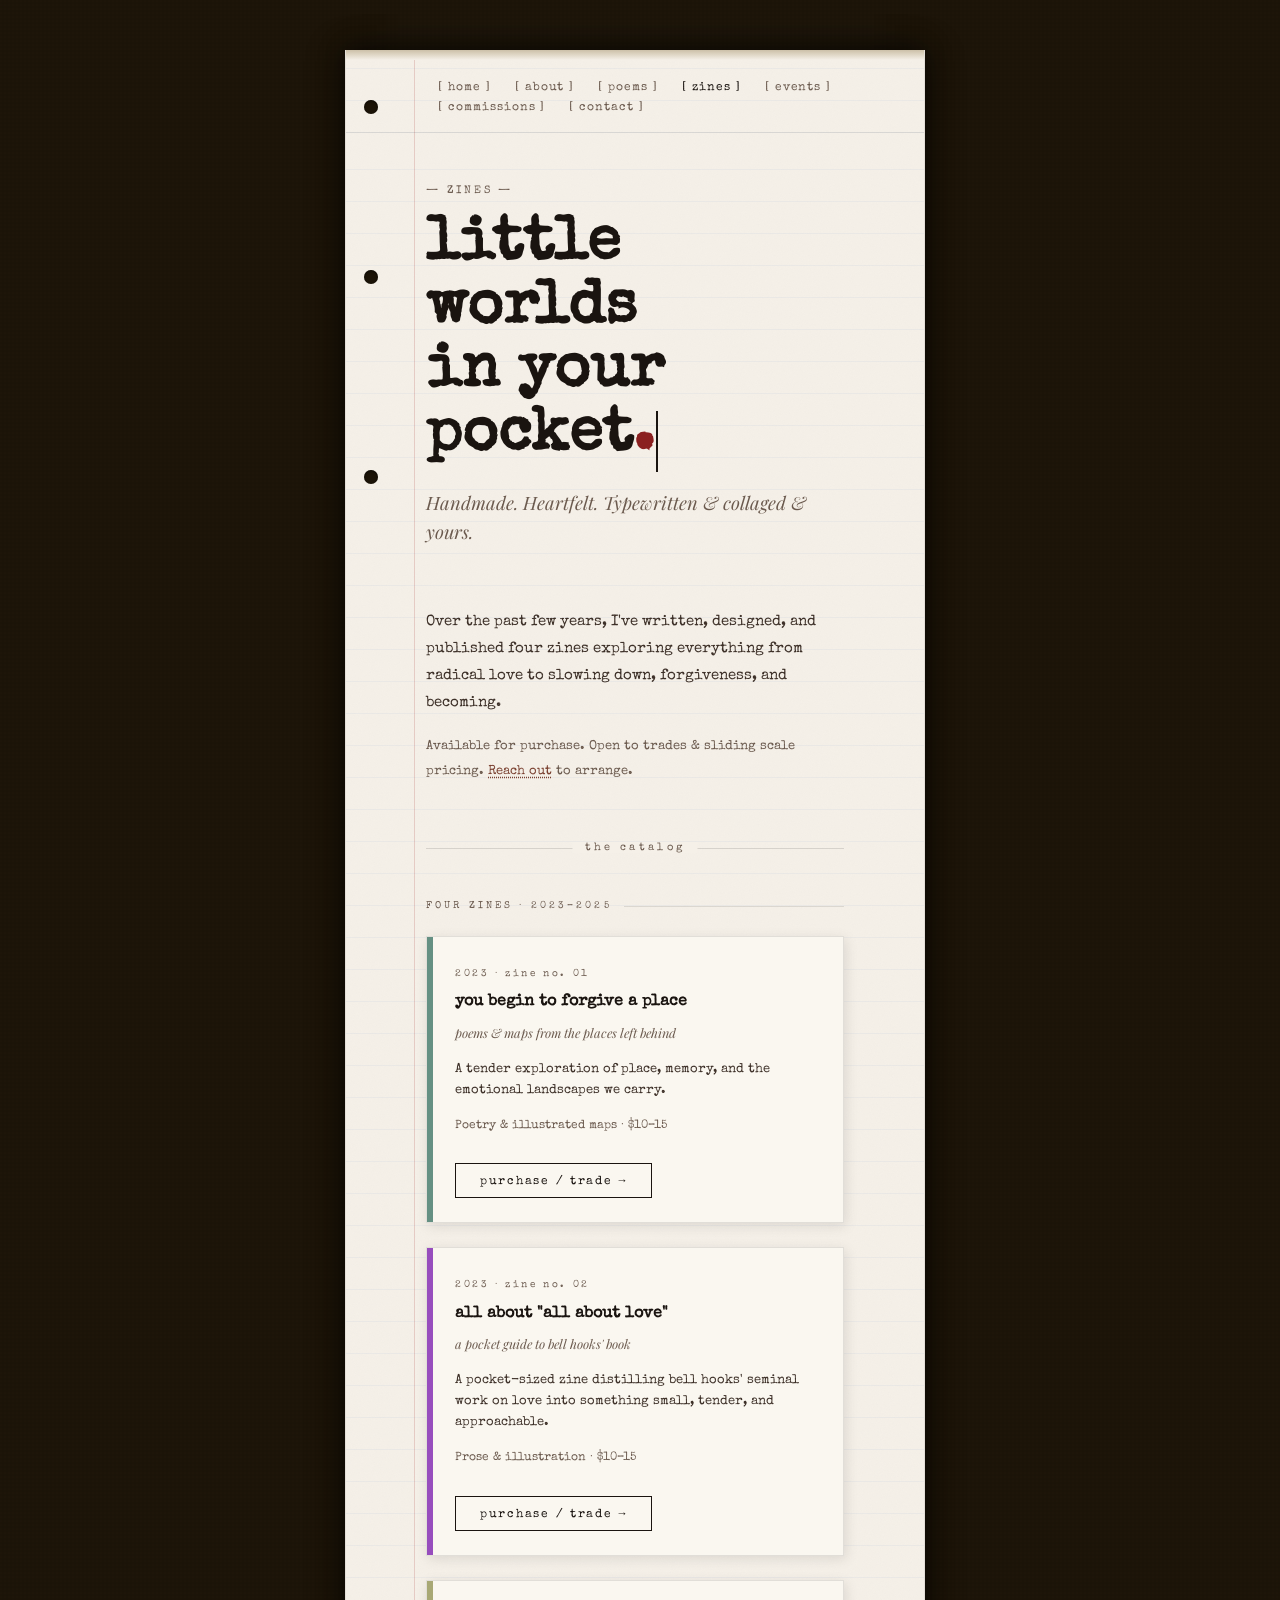
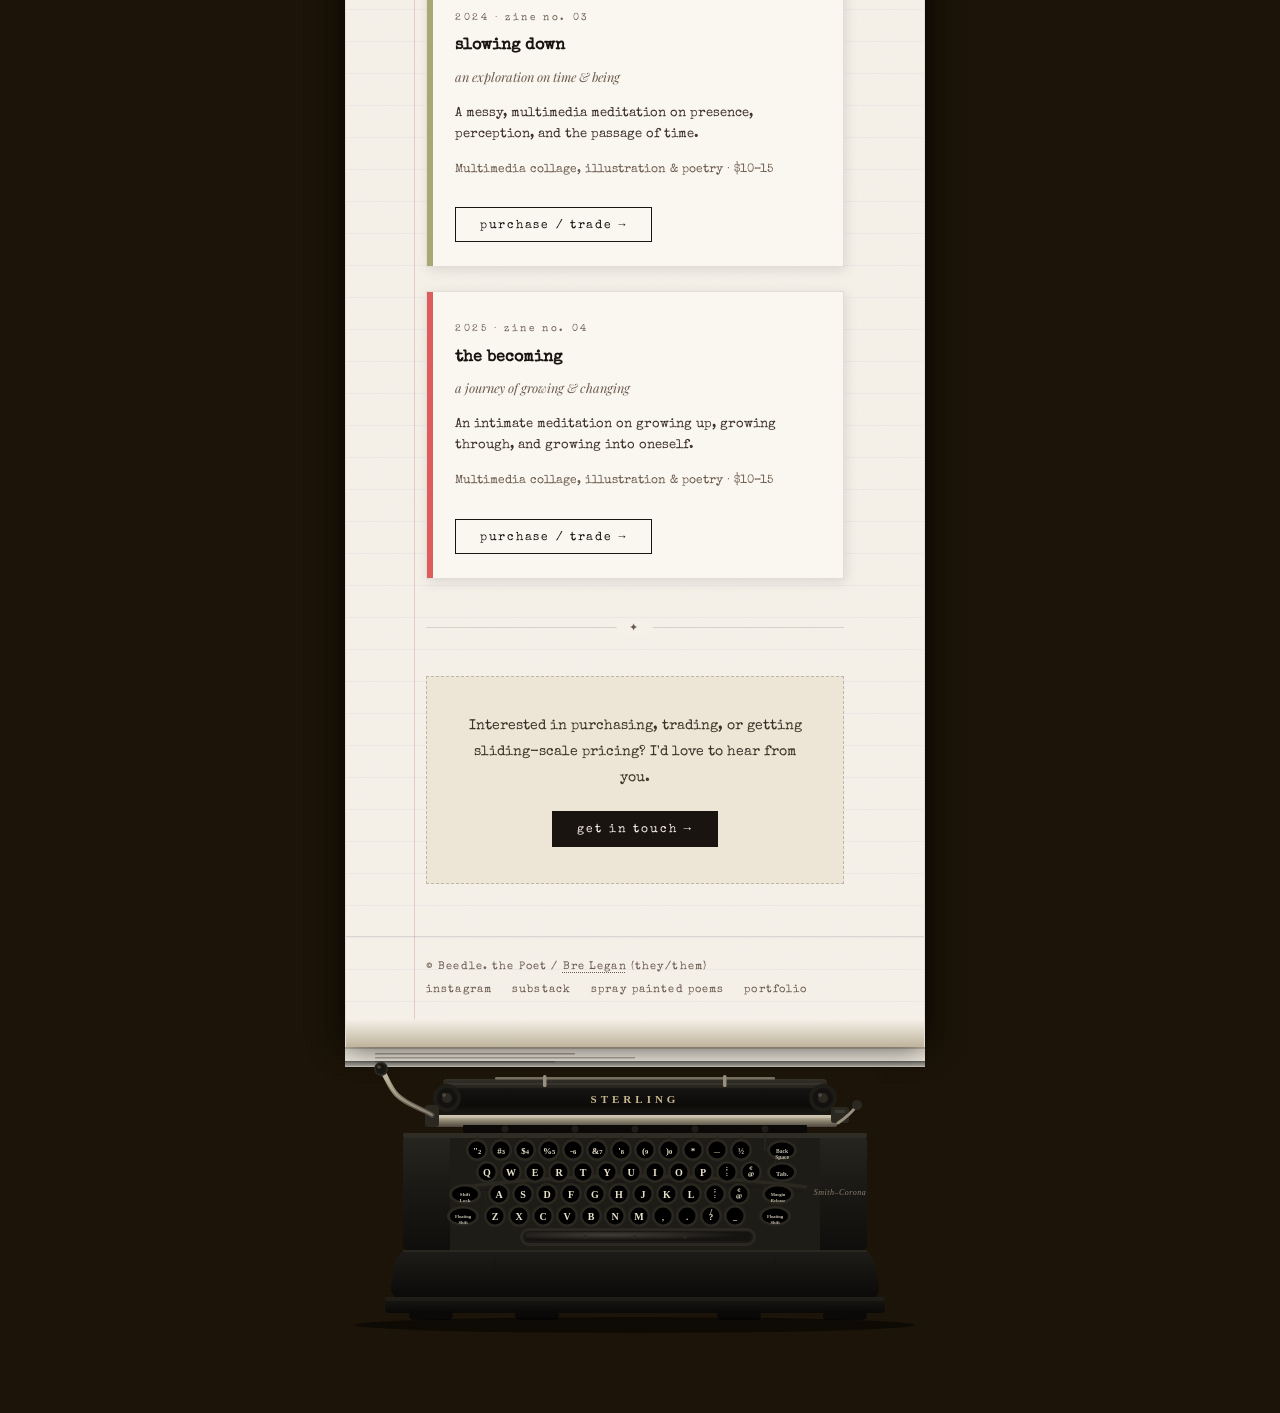
<file: zines.html>
<!DOCTYPE html>
<html lang="en">
<head>
  <meta charset="UTF-8" />
  <meta name="viewport" content="width=device-width, initial-scale=1.0" />
  <title>Zines · Beedle. the Poet</title>
  <link rel="preconnect" href="https://fonts.googleapis.com">
  <link href="https://fonts.googleapis.com/css2?family=Special+Elite&family=Courier+Prime:ital,wght@0,400;0,700;1,400&family=Playfair+Display:ital@0;1&display=swap" rel="stylesheet">
  <style>
@import url('https://fonts.googleapis.com/css2?family=Special+Elite&family=Courier+Prime:ital,wght@0,400;0,700;1,400&family=Playfair+Display:ital@0;1&display=swap');

/* ─── Variables ─── */
:root {
  --paper:        #f5f0e8;
  --paper-dark:   #ede6d6;
  --paper-cream:  #faf7f0;
  --ink:          #1a1410;
  --ink-faded:    #3d3028;
  --ink-light:    #6b5a4e;
  --red-ink:      #8b2020;
  --rust:         #7a4030;
  --typewriter:   'Special Elite', 'Courier Prime', monospace;
  --serif:        'Playfair Display', Georgia, serif;
}

/* ─── Reset & Base ─── */
*, *::before, *::after { box-sizing: border-box; margin: 0; padding: 0; }
html { scroll-behavior: smooth; }

body {
  background-color: #1c1408;
  background-image:
    url("data:image/svg+xml,%3Csvg xmlns='http://www.w3.org/2000/svg' width='4' height='4'%3E%3Crect width='4' height='4' fill='%231c1408'/%3E%3Ccircle cx='1' cy='1' r='0.5' fill='%23261c0e' opacity='0.6'/%3E%3Ccircle cx='3' cy='3' r='0.5' fill='%23140e04' opacity='0.6'/%3E%3C/svg%3E");
  font-family: var(--typewriter);
  color: var(--ink);
  min-height: 100vh;
  overflow-x: hidden;
}

/* ─── Page wrapper — same width as typewriter SVG ─── */
.page-wrap {
  max-width: 690px;
  margin: 0 auto;
  padding-top: 50px;
  padding-left: 0;
  padding-right: 0;
}

/* ─── Outer shell that holds paper + typewriter together ─── */
.page-wrap .paper {
  margin-left: 7.25%;
  margin-right: 8.70%;
}

/* ════════════════════════════════
   TYPEWRITER FOOTER SVG
   ════════════════════════════════ */
.typewriter-footer {
  display: block;
  width: 100%;
  line-height: 0;
  font-size: 0;
  padding-bottom: 40px;
}
.typewriter-footer img {
  display: block;
  width: 100%;
  height: auto;
}

/* ─── Paper sheet ─── */
.paper {
  position: relative;
  background: var(--paper);
  border-left:  1px solid rgba(0,0,0,0.07);
  border-right: 1px solid rgba(0,0,0,0.07);
  box-shadow:
    -6px 0 30px rgba(0,0,0,0.35),
     6px 0 30px rgba(0,0,0,0.35),
     0 -4px 20px rgba(0,0,0,0.2);
}

/* Paper texture overlay */
.paper::after {
  content: '';
  position: absolute;
  inset: 0;
  background-image:
    url("data:image/svg+xml,%3Csvg xmlns='http://www.w3.org/2000/svg' width='300' height='300'%3E%3Cfilter id='n'%3E%3CfeTurbulence type='fractalNoise' baseFrequency='0.9' numOctaves='4' stitchTiles='stitch'/%3E%3CfeColorMatrix type='saturate' values='0'/%3E%3C/filter%3E%3Crect width='300' height='300' filter='url(%23n)' opacity='0.03'/%3E%3C/svg%3E");
  pointer-events: none;
  z-index: 1;
}

/* Ruled lines */
.paper-lines {
  position: absolute;
  inset: 0;
  pointer-events: none;
  z-index: 0;
}
.paper-lines::after {
  content: '';
  position: absolute;
  inset: 0;
  background-image: repeating-linear-gradient(
    to bottom,
    transparent 0px,
    transparent 31px,
    rgba(100,140,200,0.07) 31px,
    rgba(100,140,200,0.07) 32px
  );
  background-position: 0 88px;
}

/* Red margin line */
.margin-line {
  position: absolute;
  left: 68px; top: 0; bottom: 0;
  width: 1px;
  background: rgba(160,40,40,0.18);
  pointer-events: none;
  z-index: 2;
}

/* Hole punches */
.hole-punch {
  position: absolute;
  left: 18px;
  width: 14px; height: 14px;
  border-radius: 50%;
  background: #1c1408;
  box-shadow: inset 0 1px 3px rgba(0,0,0,0.6);
  z-index: 3;
}

/* Top edge of paper (where it curls out of platen) */
.paper-top-edge {
  height: 10px;
  background: linear-gradient(to bottom, #ccc0a8, var(--paper));
  position: relative;
  z-index: 5;
}

/* Bottom of paper fades into the typewriter slot */
.paper-bottom-fade {
  height: 28px;
  background: linear-gradient(to bottom, var(--paper), #bfb49c);
  position: relative;
  z-index: 4;
}

/* ─── Navigation ─── */
nav.site-nav {
  position: relative;
  z-index: 100;
  padding: 18px 80px 14px;
  display: flex;
  gap: 0;
  flex-wrap: wrap;
  border-bottom: 1px solid rgba(0,0,0,0.08);
}
nav.site-nav a {
  font-family: var(--typewriter);
  font-size: 0.75rem;
  letter-spacing: 0.08em;
  text-decoration: none;
  color: var(--ink-light);
  padding: 4px 12px;
  transition: color 0.2s;
  text-transform: lowercase;
}
nav.site-nav a::before { content: '[ '; }
nav.site-nav a::after  { content: ' ]'; }
nav.site-nav a:hover,
nav.site-nav a.active  { color: var(--ink); }

/* ─── Hero ─── */
.hero {
  position: relative;
  z-index: 10;
  padding: 48px 80px 40px;
}
.hero-eyebrow {
  font-family: var(--typewriter);
  font-size: 0.7rem;
  letter-spacing: 0.25em;
  color: var(--ink-light);
  text-transform: uppercase;
  margin-bottom: 12px;
}
.hero-title {
  font-family: var(--typewriter);
  font-size: clamp(2.4rem, 5vw, 3.8rem);
  line-height: 1.05;
  color: var(--ink);
}
.hero-title .period { color: var(--red-ink); }
.hero-subtitle {
  font-family: var(--serif);
  font-style: italic;
  font-size: clamp(0.95rem, 2vw, 1.15rem);
  color: var(--ink-light);
  margin-top: 16px;
  line-height: 1.6;
  max-width: 520px;
}
.hero-subtitle em {
  font-style: normal;
  text-decoration: underline;
  text-decoration-style: dotted;
  text-underline-offset: 3px;
}

/* Blinking cursor */
.cursor {
  display: inline-block;
  width: 2px; height: 1em;
  background: var(--ink);
  vertical-align: middle;
  animation: blink 1.1s step-end infinite;
  margin-left: 2px;
}
@keyframes blink { 0%,100%{opacity:1} 50%{opacity:0} }

/* ─── Divider ─── */
.divider {
  position: relative;
  z-index: 10;
  margin: 8px 80px;
  border: none;
  border-top: 1px solid rgba(0,0,0,0.12);
  overflow: visible;
}
.divider::after {
  content: attr(data-text);
  position: absolute;
  top: -0.6em; left: 50%;
  transform: translateX(-50%);
  background: var(--paper);
  padding: 0 12px;
  font-family: var(--typewriter);
  font-size: 0.7rem;
  letter-spacing: 0.3em;
  color: var(--ink-light);
}

/* ─── Sections ─── */
.section {
  position: relative;
  z-index: 10;
  padding: 40px 80px;
}
.section-label {
  font-family: var(--typewriter);
  font-size: 0.65rem;
  letter-spacing: 0.3em;
  text-transform: uppercase;
  color: var(--ink-light);
  margin-bottom: 20px;
  display: flex;
  align-items: center;
  gap: 12px;
}
.section-label::after {
  content: ''; flex: 1;
  height: 1px; background: rgba(0,0,0,0.1);
}

h2 {
  font-family: var(--typewriter);
  font-size: clamp(1.3rem,3vw,1.8rem);
  color: var(--ink); margin-bottom: 20px; line-height: 1.2;
}
h3 { font-family: var(--typewriter); font-size: 1.1rem; color: var(--ink); margin-bottom: 12px; }
p {
  font-family: var(--typewriter);
  font-size: 0.92rem; line-height: 1.85;
  color: var(--ink-faded); margin-bottom: 1.2em;
}
a { color: var(--rust); text-decoration: underline; text-decoration-style: dotted; text-underline-offset: 3px; }
a:hover { color: var(--red-ink); }

/* ─── Process list ─── */
.process-list { list-style: none; margin: 0 0 1.5em; }
.process-list li {
  display: flex; gap: 16px; margin-bottom: 14px;
  font-family: var(--typewriter); font-size: 0.9rem; line-height: 1.7; color: var(--ink-faded);
}
.process-list li .step-num {
  flex-shrink: 0; font-size: 0.7rem; color: var(--red-ink);
  letter-spacing: 0.1em; padding-top: 3px; min-width: 28px;
}

/* ─── Poem card ─── */
.poem-card {
  background: var(--paper-cream);
  border: 1px solid rgba(0,0,0,0.08);
  padding: 32px 36px; margin-bottom: 24px;
  box-shadow: 1px 2px 8px rgba(0,0,0,0.08);
}
.poem-title {
  font-size: 0.75rem; letter-spacing: 0.2em; text-transform: lowercase;
  color: var(--ink-light); margin-bottom: 16px; padding-bottom: 10px;
  border-bottom: 1px dashed rgba(0,0,0,0.15);
}
.poem-body { font-size: 0.92rem; line-height: 2; color: var(--ink); white-space: pre-line; }

/* ─── Zine cards ─── */
.zines-grid {
  display: grid; grid-template-columns: repeat(auto-fill, minmax(280px,1fr));
  gap: 24px; margin-top: 8px;
}
.zine-card {
  position: relative; background: var(--paper-cream);
  border: 1px solid rgba(0,0,0,0.1); padding: 28px 28px 24px;
  box-shadow: 2px 3px 12px rgba(0,0,0,0.1);
  transition: transform 0.2s, box-shadow 0.2s;
}
.zine-card:hover { transform: translateY(-2px) rotate(0.3deg); box-shadow: 4px 8px 24px rgba(0,0,0,0.15); }
.zine-spine { position: absolute; left: 0; top: 0; bottom: 0; width: 6px; }
.zine-year { font-size: 0.65rem; letter-spacing: 0.25em; color: var(--ink-light); margin-bottom: 8px; }
.zine-title { font-family: var(--typewriter); font-size: 1rem; color: var(--ink); margin-bottom: 8px; line-height: 1.3; }
.zine-subtitle { font-family: var(--serif); font-style: italic; font-size: 0.8rem; color: var(--ink-light); margin-bottom: 14px; }
.zine-desc { font-size: 0.8rem; line-height: 1.65; color: var(--ink-faded); margin-bottom: 0; }

/* ─── FAQ ─── */
.faq-item { margin-bottom: 20px; padding-left: 20px; border-left: 2px solid rgba(0,0,0,0.08); }
.faq-q { font-family: var(--typewriter); font-size: 0.88rem; font-weight: 700; color: var(--ink); margin-bottom: 6px; }
.faq-q::before { content: 'Q: '; color: var(--red-ink); }
.faq-a { font-size: 0.85rem; line-height: 1.7; color: var(--ink-faded); margin: 0; }
.faq-a::before { content: 'A: '; color: var(--ink-light); }

/* ─── CTA box ─── */
.contact-box {
  background: var(--paper-dark); border: 1px dashed rgba(0,0,0,0.2);
  padding: 36px; text-align: center; margin: 0 0 12px;
}
.contact-box p { font-size: 0.88rem; max-width: 460px; margin: 0 auto 20px; }

/* ─── Buttons ─── */
.btn {
  display: inline-block; font-family: var(--typewriter);
  font-size: 0.78rem; letter-spacing: 0.15em; text-transform: lowercase;
  text-decoration: none; color: var(--ink); border: 1.5px solid var(--ink);
  padding: 10px 24px; transition: background 0.2s, color 0.2s;
}
.btn:hover { background: var(--ink); color: var(--paper); text-decoration: none; }
.btn-ink { background: var(--ink); color: var(--paper); }
.btn-ink:hover { background: var(--ink-faded); color: var(--paper); }

/* ─── Haiku ─── */
.haiku {
  margin: 32px 0; padding: 28px 40px;
  border-left: 3px solid var(--ink-light);
  font-family: var(--typewriter); font-size: 0.92rem; line-height: 2.2;
  color: var(--ink); background: rgba(0,0,0,0.02);
}
.haiku cite {
  display: block; margin-top: 12px;
  font-size: 0.7rem; letter-spacing: 0.15em;
  color: var(--ink-light); font-style: normal;
}

/* ─── Sticker ─── */
.sticker {
  display: inline-block; font-family: var(--typewriter); font-size: 0.65rem;
  letter-spacing: 0.1em; padding: 4px 10px; border: 1px solid rgba(0,0,0,0.2);
  color: var(--ink-light); margin-bottom: 8px; text-transform: uppercase;
}

/* ─── Bio grid ─── */
.bio-grid { display: grid; grid-template-columns: 1fr 1fr; gap: 40px; align-items: start; }
@media (max-width: 600px) { .bio-grid { grid-template-columns: 1fr; } }

/* ─── Event list ─── */
.event-list { list-style: none; }
.event-list li {
  padding: 6px 0; font-size: 0.88rem; color: var(--ink-faded);
  border-bottom: 1px dotted rgba(0,0,0,0.1); display: flex; gap: 12px;
}
.event-list li::before { content: '•'; color: var(--red-ink); flex-shrink: 0; }

/* ─── Poems intro ─── */
.poems-intro {
  font-family: var(--serif); font-style: italic; font-size: 1rem; line-height: 1.8;
  color: var(--ink-light); border-bottom: 1px dashed rgba(0,0,0,0.12);
  padding-bottom: 24px; margin-bottom: 32px;
}

/* ─── Responsive ─── */
@media (max-width: 700px) {
  .section, .hero, nav.site-nav { padding-left: 36px; padding-right: 28px; }
  .divider { margin-left: 36px; margin-right: 36px; }
  .margin-line { left: 28px; }
  .zines-grid { grid-template-columns: 1fr; }
}

  </style>
</head>
<body>
<div class="page-wrap">
  <div class="paper">
    <div class="paper-top-edge"></div>
    <div class="paper-lines"></div>
    <div class="margin-line"></div>
    <div class="hole-punch" style="top:50px"></div>
    <div class="hole-punch" style="top:220px"></div>
    <div class="hole-punch" style="top:420px"></div>
    <nav class="site-nav">
      <a href="index.html">home</a>
      <a href="about.html">about</a>
      <a href="poems.html">poems</a>
      <a href="zines.html" class="active">zines</a>
      <a href="events.html">events</a>
      <a href="commissions.html">commissions</a>
      <a href="contact.html">contact</a>
    </nav>
    <header class="hero">
      <p class="hero-eyebrow">— zines —</p>
      <h1 class="hero-title">little worlds<br>in your pocket<span class="period">.</span><span class="cursor"></span></h1>
      <p class="hero-subtitle">Handmade. Heartfelt. Typewritten &amp; collaged &amp; yours.</p>
    </header>
    <section class="section" style="padding-top:0;">
      <p>Over the past few years, I've written, designed, and published four zines exploring everything from radical love to slowing down, forgiveness, and becoming.</p>
      <p style="font-size:0.82rem;color:var(--ink-light);">Available for purchase. Open to trades &amp; sliding scale pricing. <a href="contact.html">Reach out</a> to arrange.</p>
    </section>
    <hr class="divider" data-text="the catalog" />
    <section class="section">
      <p class="section-label">four zines · 2023–2025</p>
      <div class="zines-grid">
        <div class="zine-card"><div class="zine-spine" style="background:#659083;"></div><p class="zine-year">2023 · zine no. 01</p><h3 class="zine-title">you begin to forgive a place</h3><p class="zine-subtitle">poems &amp; maps from the places left behind</p><p class="zine-desc">A tender exploration of place, memory, and the emotional landscapes we carry.</p><p style="font-size:0.75rem;color:var(--ink-light);margin-top:14px;">Poetry &amp; illustrated maps · $10–15</p><a href="contact.html" class="btn" style="margin-top:12px;display:inline-block;font-size:0.72rem;">purchase / trade →</a></div>
        <div class="zine-card"><div class="zine-spine" style="background:#974dbd;"></div><p class="zine-year">2023 · zine no. 02</p><h3 class="zine-title">all about "all about love"</h3><p class="zine-subtitle">a pocket guide to bell hooks' book</p><p class="zine-desc">A pocket-sized zine distilling bell hooks' seminal work on love into something small, tender, and approachable.</p><p style="font-size:0.75rem;color:var(--ink-light);margin-top:14px;">Prose &amp; illustration · $10–15</p><a href="contact.html" class="btn" style="margin-top:12px;display:inline-block;font-size:0.72rem;">purchase / trade →</a></div>
        <div class="zine-card"><div class="zine-spine" style="background:#a8a875;"></div><p class="zine-year">2024 · zine no. 03</p><h3 class="zine-title">slowing down</h3><p class="zine-subtitle">an exploration on time &amp; being</p><p class="zine-desc">A messy, multimedia meditation on presence, perception, and the passage of time.</p><p style="font-size:0.75rem;color:var(--ink-light);margin-top:14px;">Multimedia collage, illustration &amp; poetry · $10–15</p><a href="contact.html" class="btn" style="margin-top:12px;display:inline-block;font-size:0.72rem;">purchase / trade →</a></div>
        <div class="zine-card"><div class="zine-spine" style="background:#de5c5c;"></div><p class="zine-year">2025 · zine no. 04</p><h3 class="zine-title">the becoming</h3><p class="zine-subtitle">a journey of growing &amp; changing</p><p class="zine-desc">An intimate meditation on growing up, growing through, and growing into oneself.</p><p style="font-size:0.75rem;color:var(--ink-light);margin-top:14px;">Multimedia collage, illustration &amp; poetry · $10–15</p><a href="contact.html" class="btn" style="margin-top:12px;display:inline-block;font-size:0.72rem;">purchase / trade →</a></div>
      </div>
    </section>
    <hr class="divider" data-text="✦" />
    <section class="section">
      <div class="contact-box">
        <p>Interested in purchasing, trading, or getting sliding-scale pricing? I'd love to hear from you.</p>
        <a href="contact.html" class="btn btn-ink">get in touch →</a>
      </div>
    </section>
    <footer class="site-footer" style="position:relative;z-index:10;padding:24px 80px;border-top:1px solid rgba(0,0,0,0.1);display:flex;justify-content:space-between;align-items:center;flex-wrap:wrap;gap:12px;">
      <span style="font-family:var(--typewriter);font-size:0.7rem;letter-spacing:0.1em;color:var(--ink-light);">© Beedle. the Poet / <a href="https://brelegan.com" target="_blank" style="color:inherit;">Bre Legan</a> (they/them)</span>
      <nav style="display:flex;gap:20px;">
        <a href="https://www.instagram.com/beedle.thepoet" target="_blank" style="font-family:var(--typewriter);font-size:0.7rem;letter-spacing:0.1em;color:var(--ink-light);text-decoration:none;">instagram</a>
        <a href="https://thebecomingrambles.substack.com/t/poetics" target="_blank" style="font-family:var(--typewriter);font-size:0.7rem;letter-spacing:0.1em;color:var(--ink-light);text-decoration:none;">substack</a>
        <a href="https://spraypaintedpoems.com" target="_blank" style="font-family:var(--typewriter);font-size:0.7rem;letter-spacing:0.1em;color:var(--ink-light);text-decoration:none;">spray painted poems</a>
        <a href="https://brelegan.com" target="_blank" style="font-family:var(--typewriter);font-size:0.7rem;letter-spacing:0.1em;color:var(--ink-light);text-decoration:none;">portfolio</a>
      </nav>
    </footer>
    <div class="paper-bottom-fade"></div>
  </div>
  <div class="typewriter-footer">
<svg width="100%" viewBox="0 0 690 320" role="img" xmlns="http://www.w3.org/2000/svg" style="">
<title style="fill:rgb(0, 0, 0);stroke:none;color:rgb(0, 0, 0);stroke-width:1px;stroke-linecap:butt;stroke-linejoin:miter;opacity:1;font-family:&quot;Anthropic Sans&quot;, -apple-system, BlinkMacSystemFont, &quot;Segoe UI&quot;, sans-serif;font-size:16px;font-weight:400;text-anchor:start;dominant-baseline:auto">Smith-Corona Sterling typewriter illustration</title>
<desc style="fill:rgb(0, 0, 0);stroke:none;color:rgb(0, 0, 0);stroke-width:1px;stroke-linecap:butt;stroke-linejoin:miter;opacity:1;font-family:&quot;Anthropic Sans&quot;, -apple-system, BlinkMacSystemFont, &quot;Segoe UI&quot;, sans-serif;font-size:16px;font-weight:400;text-anchor:start;dominant-baseline:auto">Front-facing illustration of a 1943 Smith-Corona Sterling typewriter, black body with round glass-topped keys on tall stems, prominent chrome carriage return lever, STERLING badge on platen bar, paper emerging from the top.</desc>
<defs>
  <linearGradient id="bodyG" x1="0" y1="0" x2="0" y2="1">
    <stop offset="0%" stop-color="#272520"/>
    <stop offset="50%" stop-color="#1a1814"/>
    <stop offset="100%" stop-color="#0f0e0c"/>
  </linearGradient>
  <linearGradient id="platenG" x1="0" y1="0" x2="0" y2="1">
    <stop offset="0%" stop-color="#353228"/>
    <stop offset="30%" stop-color="#141210"/>
    <stop offset="70%" stop-color="#0c0b09"/>
    <stop offset="100%" stop-color="#1e1c18"/>
  </linearGradient>
  <linearGradient id="chromeG" x1="0" y1="0" x2="0" y2="1">
    <stop offset="0%" stop-color="#d8d0c0"/>
    <stop offset="35%" stop-color="#a09880"/>
    <stop offset="65%" stop-color="#787060"/>
    <stop offset="100%" stop-color="#504840"/>
  </linearGradient>
  <linearGradient id="keyG" cx="38%" cy="32%" r="58%" gradientUnits="objectBoundingBox">
    <stop offset="0%" stop-color="#4a4640" stop-opacity="0.7"/>
    <stop offset="100%" stop-color="#1a1814" stop-opacity="0.95"/>
  </linearGradient>
  <radialGradient id="keyRad" cx="38%" cy="32%" r="58%">
    <stop offset="0%" stop-color="#4a4640"/>
    <stop offset="100%" stop-color="#141210"/>
  </radialGradient>
  <radialGradient id="keyShine" cx="35%" cy="28%" r="55%">
    <stop offset="0%" stop-color="#c8c0b0" stop-opacity="0.55"/>
    <stop offset="45%" stop-color="#706860" stop-opacity="0.2"/>
    <stop offset="100%" stop-color="#141210" stop-opacity="0.9"/>
  </radialGradient>
  <linearGradient id="baseG" x1="0" y1="0" x2="0" y2="1">
    <stop offset="0%" stop-color="#1a1814"/>
    <stop offset="100%" stop-color="#0a0908"/>
  </linearGradient>
  <linearGradient id="paperFade" x1="0" y1="0" x2="0" y2="1">
    <stop offset="0%" stop-color="rgba(0,0,0,0.6)"/>
    <stop offset="100%" stop-color="rgba(0,0,0,0)"/>
  </linearGradient>
  <linearGradient id="skirtG" x1="0" y1="0" x2="0" y2="1">
    <stop offset="0%" stop-color="#1e1c18"/>
    <stop offset="100%" stop-color="#0a0908"/>
  </linearGradient>
<mask id="imagine-text-gaps-62n0mh" maskUnits="userSpaceOnUse"><rect x="0" y="0" width="690" height="320" fill="white"/><rect x="291.03125" y="43.5" width="97.9375" height="17" fill="black" rx="2"/><rect x="511.71875" y="138.5" width="66.5625" height="13.5" fill="black" rx="2"/><rect x="-8.34375" y="-6.5" width="16.6875" height="14.5" fill="black" rx="2"/><rect x="-9.203125" y="-6.5" width="18.40625" height="14.5" fill="black" rx="2"/><rect x="-9" y="-6.5" width="18" height="14.5" fill="black" rx="2"/><rect x="-9.90625" y="-6.5" width="19.8125" height="14.5" fill="black" rx="2"/><rect x="-7.8125" y="-6.5" width="15.625" height="14.5" fill="black" rx="2"/><rect x="-9.40625" y="-6.5" width="18.8125" height="14.5" fill="black" rx="2"/><rect x="-7.421875" y="-6.5" width="14.84375" height="14.5" fill="black" rx="2"/><rect x="-8.125" y="-6.5" width="16.25" height="14.5" fill="black" rx="2"/><rect x="-8.296875" y="-6.5" width="16.59375" height="14.5" fill="black" rx="2"/><rect x="-6.171875" y="-6.5" width="12.34375" height="14.5" fill="black" rx="2"/><rect x="-6.796875" y="-4.5" width="13.59375" height="11.5" fill="black" rx="2"/><rect x="-8.296875" y="-5.5" width="16.59375" height="13.5" fill="black" rx="2"/><rect x="-12.265625" y="-4.5" width="24.53125" height="16.5" fill="black" rx="2"/><rect x="-8.109375" y="-7.5" width="16.21875" height="16" fill="black" rx="2"/><rect x="-9.640625" y="-7.5" width="19.28125" height="16" fill="black" rx="2"/><rect x="-7.609375" y="-7.5" width="15.21875" height="16" fill="black" rx="2"/><rect x="-8" y="-7.5" width="16" height="16" fill="black" rx="2"/><rect x="-7.421875" y="-7.5" width="14.84375" height="16" fill="black" rx="2"/><rect x="-7.671875" y="-7.5" width="15.34375" height="16" fill="black" rx="2"/><rect x="-8.171875" y="-7.5" width="16.34375" height="16" fill="black" rx="2"/><rect x="-6.234375" y="-7.5" width="12.46875" height="16" fill="black" rx="2"/><rect x="-8.109375" y="-7.5" width="16.21875" height="16" fill="black" rx="2"/><rect x="-7.515625" y="-7.5" width="15.03125" height="16" fill="black" rx="2"/><rect x="-5.296875" y="-11" width="10.59375" height="18.5" fill="black" rx="2"/><rect x="-7.390625" y="-11" width="14.78125" height="18.5" fill="black" rx="2"/><rect x="-11.328125" y="-4.5" width="22.65625" height="11.5" fill="black" rx="2"/><rect x="-10.21875" y="-5" width="20.4375" height="16" fill="black" rx="2"/><rect x="-7.796875" y="-7.5" width="15.59375" height="16" fill="black" rx="2"/><rect x="-7.25" y="-7.5" width="14.5" height="16" fill="black" rx="2"/><rect x="-8.171875" y="-7.5" width="16.34375" height="16" fill="black" rx="2"/><rect x="-7.359375" y="-7.5" width="14.71875" height="16" fill="black" rx="2"/><rect x="-8.046875" y="-7.5" width="16.09375" height="16" fill="black" rx="2"/><rect x="-8.578125" y="-7.5" width="17.15625" height="16" fill="black" rx="2"/><rect x="-6.984375" y="-7.5" width="13.96875" height="16" fill="black" rx="2"/><rect x="-8.09375" y="-7.5" width="16.1875" height="16" fill="black" rx="2"/><rect x="-7.4375" y="-7.5" width="14.875" height="16" fill="black" rx="2"/><rect x="-5.296875" y="-10.5" width="10.59375" height="18" fill="black" rx="2"/><rect x="-7.390625" y="-10.5" width="14.78125" height="18" fill="black" rx="2"/><rect x="-12.9375" y="-4.5" width="25.875" height="15" fill="black" rx="2"/><rect x="-13.609375" y="-4.5" width="27.21875" height="15" fill="black" rx="2"/><rect x="-7.453125" y="-7.5" width="14.90625" height="16" fill="black" rx="2"/><rect x="-8.046875" y="-7.5" width="16.09375" height="16" fill="black" rx="2"/><rect x="-7.578125" y="-7.5" width="15.15625" height="16" fill="black" rx="2"/><rect x="-7.8125" y="-7.5" width="15.625" height="16" fill="black" rx="2"/><rect x="-7.796875" y="-7.5" width="15.59375" height="16" fill="black" rx="2"/><rect x="-8.203125" y="-7.5" width="16.40625" height="16" fill="black" rx="2"/><rect x="-9.125" y="-7.5" width="18.25" height="16" fill="black" rx="2"/><rect x="-5.3125" y="-6" width="10.625" height="13.5" fill="black" rx="2"/><rect x="-5.484375" y="-6.5" width="10.96875" height="14.5" fill="black" rx="2"/><rect x="-6.46875" y="-12" width="12.9375" height="19.5" fill="black" rx="2"/><rect x="-6.8125" y="-6" width="13.625" height="13.5" fill="black" rx="2"/><rect x="-13.609375" y="-4.5" width="27.21875" height="15" fill="black" rx="2"/></mask></defs>





<!-- ═══ PAPER emerging from platen (top) ═══ -->
<rect x="50" y="0" width="580" height="20" fill="#f5f0e8" style="fill:rgb(240, 235, 224);stroke:none;color:rgb(0, 0, 0);stroke-width:1px;stroke-linecap:butt;stroke-linejoin:miter;opacity:1;font-family:&quot;Anthropic Sans&quot;, -apple-system, BlinkMacSystemFont, &quot;Segoe UI&quot;, sans-serif;font-size:16px;font-weight:400;text-anchor:start;dominant-baseline:auto"/>
<rect x="50" y="0" width="580" height="2" fill="#e0dbd0" style="fill:rgb(205, 196, 176);stroke:none;color:rgb(0, 0, 0);stroke-width:1px;stroke-linecap:butt;stroke-linejoin:miter;opacity:1;font-family:&quot;Anthropic Sans&quot;, -apple-system, BlinkMacSystemFont, &quot;Segoe UI&quot;, sans-serif;font-size:16px;font-weight:400;text-anchor:start;dominant-baseline:auto"/>
<line x1="50" y1="18" x2="630" y2="18" stroke="rgba(0,0,0,0.12)" stroke-width="1" style="fill:rgb(0, 0, 0);stroke:rgba(0, 0, 0, 0.12);color:rgb(0, 0, 0);stroke-width:1px;stroke-linecap:butt;stroke-linejoin:miter;opacity:1;font-family:&quot;Anthropic Sans&quot;, -apple-system, BlinkMacSystemFont, &quot;Segoe UI&quot;, sans-serif;font-size:16px;font-weight:400;text-anchor:start;dominant-baseline:auto"/>
<!-- typed text lines on paper (decorative) -->
<rect x="80" y="6" width="200" height="1.5" rx="0.5" fill="rgba(30,25,15,0.35)" style="fill:rgba(30, 25, 15, 0.35);stroke:none;color:rgb(0, 0, 0);stroke-width:1px;stroke-linecap:butt;stroke-linejoin:miter;opacity:1;font-family:&quot;Anthropic Sans&quot;, -apple-system, BlinkMacSystemFont, &quot;Segoe UI&quot;, sans-serif;font-size:16px;font-weight:400;text-anchor:start;dominant-baseline:auto"/>
<rect x="80" y="10" width="260" height="1.5" rx="0.5" fill="rgba(30,25,15,0.3)" style="fill:rgba(30, 25, 15, 0.3);stroke:none;color:rgb(0, 0, 0);stroke-width:1px;stroke-linecap:butt;stroke-linejoin:miter;opacity:1;font-family:&quot;Anthropic Sans&quot;, -apple-system, BlinkMacSystemFont, &quot;Segoe UI&quot;, sans-serif;font-size:16px;font-weight:400;text-anchor:start;dominant-baseline:auto"/>
<rect x="80" y="14" width="180" height="1.5" rx="0.5" fill="rgba(30,25,15,0.25)" style="fill:rgba(30, 25, 15, 0.25);stroke:none;color:rgb(0, 0, 0);stroke-width:1px;stroke-linecap:butt;stroke-linejoin:miter;opacity:1;font-family:&quot;Anthropic Sans&quot;, -apple-system, BlinkMacSystemFont, &quot;Segoe UI&quot;, sans-serif;font-size:16px;font-weight:400;text-anchor:start;dominant-baseline:auto"/>
<rect x="80" y="18" width="0" height="1.5" rx="0.5" fill="rgba(30,25,15,0.2)" style="fill:rgba(30, 25, 15, 0.2);stroke:none;color:rgb(0, 0, 0);stroke-width:1px;stroke-linecap:butt;stroke-linejoin:miter;opacity:1;font-family:&quot;Anthropic Sans&quot;, -apple-system, BlinkMacSystemFont, &quot;Segoe UI&quot;, sans-serif;font-size:16px;font-weight:400;text-anchor:start;dominant-baseline:auto"/>
<!-- paper shadow onto machine -->
<rect x="50" y="14" width="580" height="8" fill="url(#paperFade)" style="stroke:none;color:rgb(0, 0, 0);stroke-width:1px;stroke-linecap:butt;stroke-linejoin:miter;opacity:1;font-family:&quot;Anthropic Sans&quot;, -apple-system, BlinkMacSystemFont, &quot;Segoe UI&quot;, sans-serif;font-size:16px;font-weight:400;text-anchor:start;dominant-baseline:auto"/>

<!-- ═══ CARRIAGE ASSEMBLY ═══ -->
<!-- Main platen bar — wide, high-profile -->
<rect x="148" y="32" width="384" height="38" rx="4" fill="url(#platenG)" style="stroke:none;color:rgb(0, 0, 0);stroke-width:1px;stroke-linecap:butt;stroke-linejoin:miter;opacity:1;font-family:&quot;Anthropic Sans&quot;, -apple-system, BlinkMacSystemFont, &quot;Segoe UI&quot;, sans-serif;font-size:16px;font-weight:400;text-anchor:start;dominant-baseline:auto"/>
<!-- platen cylinder highlight -->
<rect x="152" y="34" width="376" height="7" rx="3" fill="#2e2c24" opacity="0.6" style="fill:rgb(46, 44, 36);stroke:none;color:rgb(0, 0, 0);stroke-width:1px;stroke-linecap:butt;stroke-linejoin:miter;opacity:0.6;font-family:&quot;Anthropic Sans&quot;, -apple-system, BlinkMacSystemFont, &quot;Segoe UI&quot;, sans-serif;font-size:16px;font-weight:400;text-anchor:start;dominant-baseline:auto"/>
<rect x="152" y="36" width="376" height="2" rx="1" fill="#484440" opacity="0.4" style="fill:rgb(72, 68, 64);stroke:none;color:rgb(0, 0, 0);stroke-width:1px;stroke-linecap:butt;stroke-linejoin:miter;opacity:0.4;font-family:&quot;Anthropic Sans&quot;, -apple-system, BlinkMacSystemFont, &quot;Segoe UI&quot;, sans-serif;font-size:16px;font-weight:400;text-anchor:start;dominant-baseline:auto"/>
<!-- STERLING badge text -->
<text x="340" y="56" font-family="Georgia,serif" font-size="11" font-weight="bold" fill="#c8b890" text-anchor="middle" letter-spacing="4" style="fill:rgb(200, 184, 144);stroke:none;color:rgb(0, 0, 0);stroke-width:1px;stroke-linecap:butt;stroke-linejoin:miter;opacity:1;font-family:Georgia, serif;font-size:11px;font-weight:700;text-anchor:middle;dominant-baseline:auto">STERLING</text>

<!-- Platen knob left -->
<circle cx="152" cy="51" r="14" fill="#1e1c16" style="fill:rgb(30, 28, 22);stroke:none;color:rgb(0, 0, 0);stroke-width:1px;stroke-linecap:butt;stroke-linejoin:miter;opacity:1;font-family:&quot;Anthropic Sans&quot;, -apple-system, BlinkMacSystemFont, &quot;Segoe UI&quot;, sans-serif;font-size:16px;font-weight:400;text-anchor:start;dominant-baseline:auto"/>
<circle cx="152" cy="51" r="10" fill="#141210" style="fill:rgb(20, 18, 16);stroke:none;color:rgb(0, 0, 0);stroke-width:1px;stroke-linecap:butt;stroke-linejoin:miter;opacity:1;font-family:&quot;Anthropic Sans&quot;, -apple-system, BlinkMacSystemFont, &quot;Segoe UI&quot;, sans-serif;font-size:16px;font-weight:400;text-anchor:start;dominant-baseline:auto"/>
<circle cx="152" cy="51" r="5" fill="#2a2820" style="fill:rgb(42, 40, 32);stroke:none;color:rgb(0, 0, 0);stroke-width:1px;stroke-linecap:butt;stroke-linejoin:miter;opacity:1;font-family:&quot;Anthropic Sans&quot;, -apple-system, BlinkMacSystemFont, &quot;Segoe UI&quot;, sans-serif;font-size:16px;font-weight:400;text-anchor:start;dominant-baseline:auto"/>
<circle cx="149" cy="48" r="2" fill="#5a5448" opacity="0.7" style="fill:rgb(90, 84, 72);stroke:none;color:rgb(0, 0, 0);stroke-width:1px;stroke-linecap:butt;stroke-linejoin:miter;opacity:0.7;font-family:&quot;Anthropic Sans&quot;, -apple-system, BlinkMacSystemFont, &quot;Segoe UI&quot;, sans-serif;font-size:16px;font-weight:400;text-anchor:start;dominant-baseline:auto"/>
<!-- Platen knob right -->
<circle cx="528" cy="51" r="14" fill="#1e1c16" style="fill:rgb(30, 28, 22);stroke:none;color:rgb(0, 0, 0);stroke-width:1px;stroke-linecap:butt;stroke-linejoin:miter;opacity:1;font-family:&quot;Anthropic Sans&quot;, -apple-system, BlinkMacSystemFont, &quot;Segoe UI&quot;, sans-serif;font-size:16px;font-weight:400;text-anchor:start;dominant-baseline:auto"/>
<circle cx="528" cy="51" r="10" fill="#141210" style="fill:rgb(20, 18, 16);stroke:none;color:rgb(0, 0, 0);stroke-width:1px;stroke-linecap:butt;stroke-linejoin:miter;opacity:1;font-family:&quot;Anthropic Sans&quot;, -apple-system, BlinkMacSystemFont, &quot;Segoe UI&quot;, sans-serif;font-size:16px;font-weight:400;text-anchor:start;dominant-baseline:auto"/>
<circle cx="528" cy="51" r="5" fill="#2a2820" style="fill:rgb(42, 40, 32);stroke:none;color:rgb(0, 0, 0);stroke-width:1px;stroke-linecap:butt;stroke-linejoin:miter;opacity:1;font-family:&quot;Anthropic Sans&quot;, -apple-system, BlinkMacSystemFont, &quot;Segoe UI&quot;, sans-serif;font-size:16px;font-weight:400;text-anchor:start;dominant-baseline:auto"/>
<circle cx="525" cy="48" r="2" fill="#5a5448" opacity="0.7" style="fill:rgb(90, 84, 72);stroke:none;color:rgb(0, 0, 0);stroke-width:1px;stroke-linecap:butt;stroke-linejoin:miter;opacity:0.7;font-family:&quot;Anthropic Sans&quot;, -apple-system, BlinkMacSystemFont, &quot;Segoe UI&quot;, sans-serif;font-size:16px;font-weight:400;text-anchor:start;dominant-baseline:auto"/>

<!-- Paper bail wire -->
<rect x="200" y="30" width="280" height="2.5" rx="1.2" fill="#888070" opacity="0.85" style="fill:rgb(136, 128, 112);stroke:none;color:rgb(0, 0, 0);stroke-width:1px;stroke-linecap:butt;stroke-linejoin:miter;opacity:0.85;font-family:&quot;Anthropic Sans&quot;, -apple-system, BlinkMacSystemFont, &quot;Segoe UI&quot;, sans-serif;font-size:16px;font-weight:400;text-anchor:start;dominant-baseline:auto"/>
<rect x="248" y="28" width="3.5" height="12" rx="1.5" fill="#9a9080" style="fill:rgb(154, 144, 128);stroke:none;color:rgb(0, 0, 0);stroke-width:1px;stroke-linecap:butt;stroke-linejoin:miter;opacity:1;font-family:&quot;Anthropic Sans&quot;, -apple-system, BlinkMacSystemFont, &quot;Segoe UI&quot;, sans-serif;font-size:16px;font-weight:400;text-anchor:start;dominant-baseline:auto"/>
<rect x="428" y="28" width="3.5" height="12" rx="1.5" fill="#9a9080" style="fill:rgb(154, 144, 128);stroke:none;color:rgb(0, 0, 0);stroke-width:1px;stroke-linecap:butt;stroke-linejoin:miter;opacity:1;font-family:&quot;Anthropic Sans&quot;, -apple-system, BlinkMacSystemFont, &quot;Segoe UI&quot;, sans-serif;font-size:16px;font-weight:400;text-anchor:start;dominant-baseline:auto"/>

<!-- Carriage rail -->
<rect x="138" y="68" width="404" height="12" rx="2" fill="url(#chromeG)" style="stroke:none;color:rgb(0, 0, 0);stroke-width:1px;stroke-linecap:butt;stroke-linejoin:miter;opacity:1;font-family:&quot;Anthropic Sans&quot;, -apple-system, BlinkMacSystemFont, &quot;Segoe UI&quot;, sans-serif;font-size:16px;font-weight:400;text-anchor:start;dominant-baseline:auto"/>
<rect x="138" y="68" width="404" height="3" rx="1" fill="#d0c8b4" opacity="0.5" style="fill:rgb(208, 200, 180);stroke:none;color:rgb(0, 0, 0);stroke-width:1px;stroke-linecap:butt;stroke-linejoin:miter;opacity:0.5;font-family:&quot;Anthropic Sans&quot;, -apple-system, BlinkMacSystemFont, &quot;Segoe UI&quot;, sans-serif;font-size:16px;font-weight:400;text-anchor:start;dominant-baseline:auto"/>

<!-- ═══ CARRIAGE RETURN LEVER — chrome S-curve, left side ═══ -->
<!-- Base mount on carriage left -->
<rect x="130" y="58" width="14" height="22" rx="3" fill="#2a2820" style="fill:rgb(42, 40, 32);stroke:none;color:rgb(0, 0, 0);stroke-width:1px;stroke-linecap:butt;stroke-linejoin:miter;opacity:1;font-family:&quot;Anthropic Sans&quot;, -apple-system, BlinkMacSystemFont, &quot;Segoe UI&quot;, sans-serif;font-size:16px;font-weight:400;text-anchor:start;dominant-baseline:auto"/>
<!-- S-curve chrome arm -->
<path d="M 137 68 C 128 62, 112 58, 102 48 C 94 40, 92 30, 86 22" stroke="url(#chromeG)" stroke-width="5" fill="none" stroke-linecap="round" style="fill:none;color:rgb(0, 0, 0);stroke-width:5px;stroke-linecap:round;stroke-linejoin:miter;opacity:1;font-family:&quot;Anthropic Sans&quot;, -apple-system, BlinkMacSystemFont, &quot;Segoe UI&quot;, sans-serif;font-size:16px;font-weight:400;text-anchor:start;dominant-baseline:auto"/>
<path d="M 137 68 C 128 62, 112 58, 102 48 C 94 40, 92 30, 86 22" stroke="#c8c0a8" stroke-width="2" fill="none" stroke-linecap="round" opacity="0.5" style="fill:none;stroke:rgb(200, 192, 168);color:rgb(0, 0, 0);stroke-width:2px;stroke-linecap:round;stroke-linejoin:miter;opacity:0.5;font-family:&quot;Anthropic Sans&quot;, -apple-system, BlinkMacSystemFont, &quot;Segoe UI&quot;, sans-serif;font-size:16px;font-weight:400;text-anchor:start;dominant-baseline:auto"/>
<!-- Lever handle knob -->
<circle cx="86" cy="22" r="7" fill="#2a2820" style="fill:rgb(42, 40, 32);stroke:none;color:rgb(0, 0, 0);stroke-width:1px;stroke-linecap:butt;stroke-linejoin:miter;opacity:1;font-family:&quot;Anthropic Sans&quot;, -apple-system, BlinkMacSystemFont, &quot;Segoe UI&quot;, sans-serif;font-size:16px;font-weight:400;text-anchor:start;dominant-baseline:auto"/>
<circle cx="86" cy="22" r="5" fill="#1a1814" style="fill:rgb(26, 24, 20);stroke:none;color:rgb(0, 0, 0);stroke-width:1px;stroke-linecap:butt;stroke-linejoin:miter;opacity:1;font-family:&quot;Anthropic Sans&quot;, -apple-system, BlinkMacSystemFont, &quot;Segoe UI&quot;, sans-serif;font-size:16px;font-weight:400;text-anchor:start;dominant-baseline:auto"/>
<circle cx="84" cy="20" r="1.8" fill="#6a6050" opacity="0.7" style="fill:rgb(106, 96, 80);stroke:none;color:rgb(0, 0, 0);stroke-width:1px;stroke-linecap:butt;stroke-linejoin:miter;opacity:0.7;font-family:&quot;Anthropic Sans&quot;, -apple-system, BlinkMacSystemFont, &quot;Segoe UI&quot;, sans-serif;font-size:16px;font-weight:400;text-anchor:start;dominant-baseline:auto"/>

<!-- ═══ MARGIN RELEASE / right side detail ═══ -->
<rect x="536" y="60" width="18" height="16" rx="3" fill="#2a2820" style="fill:rgb(42, 40, 32);stroke:none;color:rgb(0, 0, 0);stroke-width:1px;stroke-linecap:butt;stroke-linejoin:miter;opacity:1;font-family:&quot;Anthropic Sans&quot;, -apple-system, BlinkMacSystemFont, &quot;Segoe UI&quot;, sans-serif;font-size:16px;font-weight:400;text-anchor:start;dominant-baseline:auto"/>
<rect x="540" y="63" width="10" height="3" rx="1" fill="#4a4840" opacity="0.6" style="fill:rgb(74, 72, 64);stroke:none;color:rgb(0, 0, 0);stroke-width:1px;stroke-linecap:butt;stroke-linejoin:miter;opacity:0.6;font-family:&quot;Anthropic Sans&quot;, -apple-system, BlinkMacSystemFont, &quot;Segoe UI&quot;, sans-serif;font-size:16px;font-weight:400;text-anchor:start;dominant-baseline:auto"/>

<!-- Tab lever right -->
<path d="M 543 76 C 552 70, 558 64, 562 58" stroke="#9a9080" stroke-width="3" fill="none" stroke-linecap="round" style="fill:none;stroke:rgb(154, 144, 128);color:rgb(0, 0, 0);stroke-width:3px;stroke-linecap:round;stroke-linejoin:miter;opacity:1;font-family:&quot;Anthropic Sans&quot;, -apple-system, BlinkMacSystemFont, &quot;Segoe UI&quot;, sans-serif;font-size:16px;font-weight:400;text-anchor:start;dominant-baseline:auto"/>
<circle cx="562" cy="58" r="5" fill="#2a2820" style="fill:rgb(42, 40, 32);stroke:none;color:rgb(0, 0, 0);stroke-width:1px;stroke-linecap:butt;stroke-linejoin:miter;opacity:1;font-family:&quot;Anthropic Sans&quot;, -apple-system, BlinkMacSystemFont, &quot;Segoe UI&quot;, sans-serif;font-size:16px;font-weight:400;text-anchor:start;dominant-baseline:auto"/>

<!-- ═══ PAPER FEED SLOT ═══ -->
<rect x="168" y="78" width="344" height="8" rx="1" fill="#0a0908" style="fill:rgb(10, 9, 8);stroke:none;color:rgb(0, 0, 0);stroke-width:1px;stroke-linecap:butt;stroke-linejoin:miter;opacity:1;font-family:&quot;Anthropic Sans&quot;, -apple-system, BlinkMacSystemFont, &quot;Segoe UI&quot;, sans-serif;font-size:16px;font-weight:400;text-anchor:start;dominant-baseline:auto"/>
<!-- feed roller bumps -->
<circle cx="210" cy="82" r="3.5" fill="#1e1c16" style="fill:rgb(30, 28, 22);stroke:none;color:rgb(0, 0, 0);stroke-width:1px;stroke-linecap:butt;stroke-linejoin:miter;opacity:1;font-family:&quot;Anthropic Sans&quot;, -apple-system, BlinkMacSystemFont, &quot;Segoe UI&quot;, sans-serif;font-size:16px;font-weight:400;text-anchor:start;dominant-baseline:auto"/>
<circle cx="280" cy="82" r="3.5" fill="#1e1c16" style="fill:rgb(30, 28, 22);stroke:none;color:rgb(0, 0, 0);stroke-width:1px;stroke-linecap:butt;stroke-linejoin:miter;opacity:1;font-family:&quot;Anthropic Sans&quot;, -apple-system, BlinkMacSystemFont, &quot;Segoe UI&quot;, sans-serif;font-size:16px;font-weight:400;text-anchor:start;dominant-baseline:auto"/>
<circle cx="340" cy="82" r="3.5" fill="#1e1c16" style="fill:rgb(30, 28, 22);stroke:none;color:rgb(0, 0, 0);stroke-width:1px;stroke-linecap:butt;stroke-linejoin:miter;opacity:1;font-family:&quot;Anthropic Sans&quot;, -apple-system, BlinkMacSystemFont, &quot;Segoe UI&quot;, sans-serif;font-size:16px;font-weight:400;text-anchor:start;dominant-baseline:auto"/>
<circle cx="400" cy="82" r="3.5" fill="#1e1c16" style="fill:rgb(30, 28, 22);stroke:none;color:rgb(0, 0, 0);stroke-width:1px;stroke-linecap:butt;stroke-linejoin:miter;opacity:1;font-family:&quot;Anthropic Sans&quot;, -apple-system, BlinkMacSystemFont, &quot;Segoe UI&quot;, sans-serif;font-size:16px;font-weight:400;text-anchor:start;dominant-baseline:auto"/>
<circle cx="470" cy="82" r="3.5" fill="#1e1c16" style="fill:rgb(30, 28, 22);stroke:none;color:rgb(0, 0, 0);stroke-width:1px;stroke-linecap:butt;stroke-linejoin:miter;opacity:1;font-family:&quot;Anthropic Sans&quot;, -apple-system, BlinkMacSystemFont, &quot;Segoe UI&quot;, sans-serif;font-size:16px;font-weight:400;text-anchor:start;dominant-baseline:auto"/>

<!-- ═══ MAIN BODY ═══ -->
<!-- Side panels (slightly raised shoulders) -->
<rect x="108" y="88" width="60" height="116" rx="6" fill="url(#bodyG)" style="stroke:none;color:rgb(0, 0, 0);stroke-width:1px;stroke-linecap:butt;stroke-linejoin:miter;opacity:1;font-family:&quot;Anthropic Sans&quot;, -apple-system, BlinkMacSystemFont, &quot;Segoe UI&quot;, sans-serif;font-size:16px;font-weight:400;text-anchor:start;dominant-baseline:auto"/>
<rect x="512" y="88" width="60" height="116" rx="6" fill="url(#bodyG)" style="stroke:none;color:rgb(0, 0, 0);stroke-width:1px;stroke-linecap:butt;stroke-linejoin:miter;opacity:1;font-family:&quot;Anthropic Sans&quot;, -apple-system, BlinkMacSystemFont, &quot;Segoe UI&quot;, sans-serif;font-size:16px;font-weight:400;text-anchor:start;dominant-baseline:auto"/>
<!-- Center keyboard deck -->
<rect x="155" y="86" width="370" height="128" rx="2" fill="#1e1c16" style="fill:rgb(30, 28, 22);stroke:none;color:rgb(0, 0, 0);stroke-width:1px;stroke-linecap:butt;stroke-linejoin:miter;opacity:1;font-family:&quot;Anthropic Sans&quot;, -apple-system, BlinkMacSystemFont, &quot;Segoe UI&quot;, sans-serif;font-size:16px;font-weight:400;text-anchor:start;dominant-baseline:auto"/>
<!-- Body highlight seam at top -->
<rect x="108" y="86" width="464" height="5" rx="2" fill="#2e2c24" style="fill:rgb(46, 44, 36);stroke:none;color:rgb(0, 0, 0);stroke-width:1px;stroke-linecap:butt;stroke-linejoin:miter;opacity:1;font-family:&quot;Anthropic Sans&quot;, -apple-system, BlinkMacSystemFont, &quot;Segoe UI&quot;, sans-serif;font-size:16px;font-weight:400;text-anchor:start;dominant-baseline:auto"/>

<!-- Smith-Corona script on right body panel -->
<text x="545" y="148" font-family="Georgia,serif" font-style="italic" font-size="8" fill="#8a8070" text-anchor="middle" letter-spacing="0.5" style="fill:rgb(138, 128, 112);stroke:none;color:rgb(0, 0, 0);stroke-width:1px;stroke-linecap:butt;stroke-linejoin:miter;opacity:1;font-family:Georgia, serif;font-size:8px;font-weight:400;font-style:italic;text-anchor:middle;dominant-baseline:auto">Smith–Corona</text>

<!-- Typebar comb/basket — visible arch between body and keys -->
<path d="M 168 140 Q 340 118 512 140" stroke="#2a2820" stroke-width="3.5" fill="none" mask="url(#imagine-text-gaps-62n0mh)" style="fill:none;stroke:rgb(42, 40, 32);color:rgb(0, 0, 0);stroke-width:3.5px;stroke-linecap:butt;stroke-linejoin:miter;opacity:1;font-family:&quot;Anthropic Sans&quot;, -apple-system, BlinkMacSystemFont, &quot;Segoe UI&quot;, sans-serif;font-size:16px;font-weight:400;text-anchor:start;dominant-baseline:auto"/>
<path d="M 172 145 Q 340 124 508 145" stroke="#1a1814" stroke-width="2" fill="none" opacity="0.7" style="fill:none;stroke:rgb(26, 24, 20);color:rgb(0, 0, 0);stroke-width:2px;stroke-linecap:butt;stroke-linejoin:miter;opacity:0.7;font-family:&quot;Anthropic Sans&quot;, -apple-system, BlinkMacSystemFont, &quot;Segoe UI&quot;, sans-serif;font-size:16px;font-weight:400;text-anchor:start;dominant-baseline:auto"/>
<!-- Individual typebar stems visible as thin verticals rising from comb -->
<g stroke="#2a2820" stroke-width="1" opacity="0.5" style="fill:rgb(0, 0, 0);stroke:rgb(42, 40, 32);color:rgb(0, 0, 0);stroke-width:1px;stroke-linecap:butt;stroke-linejoin:miter;opacity:0.5;font-family:&quot;Anthropic Sans&quot;, -apple-system, BlinkMacSystemFont, &quot;Segoe UI&quot;, sans-serif;font-size:16px;font-weight:400;text-anchor:start;dominant-baseline:auto">
  <line x1="188" y1="140" x2="192" y2="158" style="fill:rgb(0, 0, 0);stroke:rgb(42, 40, 32);color:rgb(0, 0, 0);stroke-width:1px;stroke-linecap:butt;stroke-linejoin:miter;opacity:1;font-family:&quot;Anthropic Sans&quot;, -apple-system, BlinkMacSystemFont, &quot;Segoe UI&quot;, sans-serif;font-size:16px;font-weight:400;text-anchor:start;dominant-baseline:auto"/>
  <line x1="208" y1="134" x2="212" y2="155" style="fill:rgb(0, 0, 0);stroke:rgb(42, 40, 32);color:rgb(0, 0, 0);stroke-width:1px;stroke-linecap:butt;stroke-linejoin:miter;opacity:1;font-family:&quot;Anthropic Sans&quot;, -apple-system, BlinkMacSystemFont, &quot;Segoe UI&quot;, sans-serif;font-size:16px;font-weight:400;text-anchor:start;dominant-baseline:auto"/>
  <line x1="228" y1="130" x2="232" y2="153" style="fill:rgb(0, 0, 0);stroke:rgb(42, 40, 32);color:rgb(0, 0, 0);stroke-width:1px;stroke-linecap:butt;stroke-linejoin:miter;opacity:1;font-family:&quot;Anthropic Sans&quot;, -apple-system, BlinkMacSystemFont, &quot;Segoe UI&quot;, sans-serif;font-size:16px;font-weight:400;text-anchor:start;dominant-baseline:auto"/>
  <line x1="248" y1="127" x2="252" y2="151" style="fill:rgb(0, 0, 0);stroke:rgb(42, 40, 32);color:rgb(0, 0, 0);stroke-width:1px;stroke-linecap:butt;stroke-linejoin:miter;opacity:1;font-family:&quot;Anthropic Sans&quot;, -apple-system, BlinkMacSystemFont, &quot;Segoe UI&quot;, sans-serif;font-size:16px;font-weight:400;text-anchor:start;dominant-baseline:auto"/>
  <line x1="268" y1="124" x2="272" y2="150" style="fill:rgb(0, 0, 0);stroke:rgb(42, 40, 32);color:rgb(0, 0, 0);stroke-width:1px;stroke-linecap:butt;stroke-linejoin:miter;opacity:1;font-family:&quot;Anthropic Sans&quot;, -apple-system, BlinkMacSystemFont, &quot;Segoe UI&quot;, sans-serif;font-size:16px;font-weight:400;text-anchor:start;dominant-baseline:auto"/>
  <line x1="288" y1="122" x2="292" y2="149" style="fill:rgb(0, 0, 0);stroke:rgb(42, 40, 32);color:rgb(0, 0, 0);stroke-width:1px;stroke-linecap:butt;stroke-linejoin:miter;opacity:1;font-family:&quot;Anthropic Sans&quot;, -apple-system, BlinkMacSystemFont, &quot;Segoe UI&quot;, sans-serif;font-size:16px;font-weight:400;text-anchor:start;dominant-baseline:auto"/>
  <line x1="308" y1="121" x2="312" y2="149" style="fill:rgb(0, 0, 0);stroke:rgb(42, 40, 32);color:rgb(0, 0, 0);stroke-width:1px;stroke-linecap:butt;stroke-linejoin:miter;opacity:1;font-family:&quot;Anthropic Sans&quot;, -apple-system, BlinkMacSystemFont, &quot;Segoe UI&quot;, sans-serif;font-size:16px;font-weight:400;text-anchor:start;dominant-baseline:auto"/>
  <line x1="328" y1="120" x2="332" y2="148" style="fill:rgb(0, 0, 0);stroke:rgb(42, 40, 32);color:rgb(0, 0, 0);stroke-width:1px;stroke-linecap:butt;stroke-linejoin:miter;opacity:1;font-family:&quot;Anthropic Sans&quot;, -apple-system, BlinkMacSystemFont, &quot;Segoe UI&quot;, sans-serif;font-size:16px;font-weight:400;text-anchor:start;dominant-baseline:auto"/>
  <line x1="348" y1="120" x2="352" y2="148" style="fill:rgb(0, 0, 0);stroke:rgb(42, 40, 32);color:rgb(0, 0, 0);stroke-width:1px;stroke-linecap:butt;stroke-linejoin:miter;opacity:1;font-family:&quot;Anthropic Sans&quot;, -apple-system, BlinkMacSystemFont, &quot;Segoe UI&quot;, sans-serif;font-size:16px;font-weight:400;text-anchor:start;dominant-baseline:auto"/>
  <line x1="368" y1="121" x2="372" y2="149" style="fill:rgb(0, 0, 0);stroke:rgb(42, 40, 32);color:rgb(0, 0, 0);stroke-width:1px;stroke-linecap:butt;stroke-linejoin:miter;opacity:1;font-family:&quot;Anthropic Sans&quot;, -apple-system, BlinkMacSystemFont, &quot;Segoe UI&quot;, sans-serif;font-size:16px;font-weight:400;text-anchor:start;dominant-baseline:auto"/>
  <line x1="388" y1="122" x2="392" y2="149" style="fill:rgb(0, 0, 0);stroke:rgb(42, 40, 32);color:rgb(0, 0, 0);stroke-width:1px;stroke-linecap:butt;stroke-linejoin:miter;opacity:1;font-family:&quot;Anthropic Sans&quot;, -apple-system, BlinkMacSystemFont, &quot;Segoe UI&quot;, sans-serif;font-size:16px;font-weight:400;text-anchor:start;dominant-baseline:auto"/>
  <line x1="408" y1="124" x2="412" y2="150" style="fill:rgb(0, 0, 0);stroke:rgb(42, 40, 32);color:rgb(0, 0, 0);stroke-width:1px;stroke-linecap:butt;stroke-linejoin:miter;opacity:1;font-family:&quot;Anthropic Sans&quot;, -apple-system, BlinkMacSystemFont, &quot;Segoe UI&quot;, sans-serif;font-size:16px;font-weight:400;text-anchor:start;dominant-baseline:auto"/>
  <line x1="428" y1="127" x2="432" y2="151" style="fill:rgb(0, 0, 0);stroke:rgb(42, 40, 32);color:rgb(0, 0, 0);stroke-width:1px;stroke-linecap:butt;stroke-linejoin:miter;opacity:1;font-family:&quot;Anthropic Sans&quot;, -apple-system, BlinkMacSystemFont, &quot;Segoe UI&quot;, sans-serif;font-size:16px;font-weight:400;text-anchor:start;dominant-baseline:auto"/>
  <line x1="448" y1="130" x2="452" y2="153" style="fill:rgb(0, 0, 0);stroke:rgb(42, 40, 32);color:rgb(0, 0, 0);stroke-width:1px;stroke-linecap:butt;stroke-linejoin:miter;opacity:1;font-family:&quot;Anthropic Sans&quot;, -apple-system, BlinkMacSystemFont, &quot;Segoe UI&quot;, sans-serif;font-size:16px;font-weight:400;text-anchor:start;dominant-baseline:auto"/>
  <line x1="468" y1="134" x2="472" y2="155" style="fill:rgb(0, 0, 0);stroke:rgb(42, 40, 32);color:rgb(0, 0, 0);stroke-width:1px;stroke-linecap:butt;stroke-linejoin:miter;opacity:1;font-family:&quot;Anthropic Sans&quot;, -apple-system, BlinkMacSystemFont, &quot;Segoe UI&quot;, sans-serif;font-size:16px;font-weight:400;text-anchor:start;dominant-baseline:auto"/>
  <line x1="488" y1="140" x2="492" y2="158" style="fill:rgb(0, 0, 0);stroke:rgb(42, 40, 32);color:rgb(0, 0, 0);stroke-width:1px;stroke-linecap:butt;stroke-linejoin:miter;opacity:1;font-family:&quot;Anthropic Sans&quot;, -apple-system, BlinkMacSystemFont, &quot;Segoe UI&quot;, sans-serif;font-size:16px;font-weight:400;text-anchor:start;dominant-baseline:auto"/>
</g>

<!-- ═══ KEY ROWS ═══ -->
<!-- Each key: stem line up from deck, outer ring, dark body, shine cap, label -->
<!-- Key macro parameters: cx, cy, r_outer=11, r_inner=8.5, r_shine=7, label, font-size -->

<!-- ── ROW 1: Number row  y=103 ── -->
<!-- Stems -->
<g style="fill:none;stroke:rgb(42, 40, 32);color:rgb(0, 0, 0);stroke-width:1.5px;stroke-linecap:butt;stroke-linejoin:miter;opacity:1;font-family:&quot;Anthropic Sans&quot;, -apple-system, BlinkMacSystemFont, &quot;Segoe UI&quot;, sans-serif;font-size:16px;font-weight:400;text-anchor:start;dominant-baseline:auto">
  <line x1="182" y1="88" x2="182" y2="104" style="fill:none;stroke:rgb(42, 40, 32);color:rgb(0, 0, 0);stroke-width:1.5px;stroke-linecap:butt;stroke-linejoin:miter;opacity:1;font-family:&quot;Anthropic Sans&quot;, -apple-system, BlinkMacSystemFont, &quot;Segoe UI&quot;, sans-serif;font-size:16px;font-weight:400;text-anchor:start;dominant-baseline:auto"/><line x1="206" y1="88" x2="206" y2="104" style="fill:none;stroke:rgb(42, 40, 32);color:rgb(0, 0, 0);stroke-width:1.5px;stroke-linecap:butt;stroke-linejoin:miter;opacity:1;font-family:&quot;Anthropic Sans&quot;, -apple-system, BlinkMacSystemFont, &quot;Segoe UI&quot;, sans-serif;font-size:16px;font-weight:400;text-anchor:start;dominant-baseline:auto"/>
  <line x1="230" y1="88" x2="230" y2="104" style="fill:none;stroke:rgb(42, 40, 32);color:rgb(0, 0, 0);stroke-width:1.5px;stroke-linecap:butt;stroke-linejoin:miter;opacity:1;font-family:&quot;Anthropic Sans&quot;, -apple-system, BlinkMacSystemFont, &quot;Segoe UI&quot;, sans-serif;font-size:16px;font-weight:400;text-anchor:start;dominant-baseline:auto"/><line x1="254" y1="88" x2="254" y2="104" style="fill:none;stroke:rgb(42, 40, 32);color:rgb(0, 0, 0);stroke-width:1.5px;stroke-linecap:butt;stroke-linejoin:miter;opacity:1;font-family:&quot;Anthropic Sans&quot;, -apple-system, BlinkMacSystemFont, &quot;Segoe UI&quot;, sans-serif;font-size:16px;font-weight:400;text-anchor:start;dominant-baseline:auto"/>
  <line x1="278" y1="88" x2="278" y2="104" style="fill:none;stroke:rgb(42, 40, 32);color:rgb(0, 0, 0);stroke-width:1.5px;stroke-linecap:butt;stroke-linejoin:miter;opacity:1;font-family:&quot;Anthropic Sans&quot;, -apple-system, BlinkMacSystemFont, &quot;Segoe UI&quot;, sans-serif;font-size:16px;font-weight:400;text-anchor:start;dominant-baseline:auto"/><line x1="302" y1="88" x2="302" y2="104" style="fill:none;stroke:rgb(42, 40, 32);color:rgb(0, 0, 0);stroke-width:1.5px;stroke-linecap:butt;stroke-linejoin:miter;opacity:1;font-family:&quot;Anthropic Sans&quot;, -apple-system, BlinkMacSystemFont, &quot;Segoe UI&quot;, sans-serif;font-size:16px;font-weight:400;text-anchor:start;dominant-baseline:auto"/>
  <line x1="326" y1="88" x2="326" y2="104" style="fill:none;stroke:rgb(42, 40, 32);color:rgb(0, 0, 0);stroke-width:1.5px;stroke-linecap:butt;stroke-linejoin:miter;opacity:1;font-family:&quot;Anthropic Sans&quot;, -apple-system, BlinkMacSystemFont, &quot;Segoe UI&quot;, sans-serif;font-size:16px;font-weight:400;text-anchor:start;dominant-baseline:auto"/><line x1="350" y1="88" x2="350" y2="104" style="fill:none;stroke:rgb(42, 40, 32);color:rgb(0, 0, 0);stroke-width:1.5px;stroke-linecap:butt;stroke-linejoin:miter;opacity:1;font-family:&quot;Anthropic Sans&quot;, -apple-system, BlinkMacSystemFont, &quot;Segoe UI&quot;, sans-serif;font-size:16px;font-weight:400;text-anchor:start;dominant-baseline:auto"/>
  <line x1="374" y1="88" x2="374" y2="104" style="fill:none;stroke:rgb(42, 40, 32);color:rgb(0, 0, 0);stroke-width:1.5px;stroke-linecap:butt;stroke-linejoin:miter;opacity:1;font-family:&quot;Anthropic Sans&quot;, -apple-system, BlinkMacSystemFont, &quot;Segoe UI&quot;, sans-serif;font-size:16px;font-weight:400;text-anchor:start;dominant-baseline:auto"/><line x1="398" y1="88" x2="398" y2="104" style="fill:none;stroke:rgb(42, 40, 32);color:rgb(0, 0, 0);stroke-width:1.5px;stroke-linecap:butt;stroke-linejoin:miter;opacity:1;font-family:&quot;Anthropic Sans&quot;, -apple-system, BlinkMacSystemFont, &quot;Segoe UI&quot;, sans-serif;font-size:16px;font-weight:400;text-anchor:start;dominant-baseline:auto"/>
  <line x1="422" y1="88" x2="422" y2="104" style="fill:none;stroke:rgb(42, 40, 32);color:rgb(0, 0, 0);stroke-width:1.5px;stroke-linecap:butt;stroke-linejoin:miter;opacity:1;font-family:&quot;Anthropic Sans&quot;, -apple-system, BlinkMacSystemFont, &quot;Segoe UI&quot;, sans-serif;font-size:16px;font-weight:400;text-anchor:start;dominant-baseline:auto"/><line x1="446" y1="88" x2="446" y2="104" style="fill:none;stroke:rgb(42, 40, 32);color:rgb(0, 0, 0);stroke-width:1.5px;stroke-linecap:butt;stroke-linejoin:miter;opacity:1;font-family:&quot;Anthropic Sans&quot;, -apple-system, BlinkMacSystemFont, &quot;Segoe UI&quot;, sans-serif;font-size:16px;font-weight:400;text-anchor:start;dominant-baseline:auto"/>
  <line x1="470" y1="88" x2="470" y2="104" style="fill:none;stroke:rgb(42, 40, 32);color:rgb(0, 0, 0);stroke-width:1.5px;stroke-linecap:butt;stroke-linejoin:miter;opacity:1;font-family:&quot;Anthropic Sans&quot;, -apple-system, BlinkMacSystemFont, &quot;Segoe UI&quot;, sans-serif;font-size:16px;font-weight:400;text-anchor:start;dominant-baseline:auto"/>
</g>
<!-- Keys -->
<g style="fill:rgb(0, 0, 0);stroke:none;color:rgb(0, 0, 0);stroke-width:1px;stroke-linecap:butt;stroke-linejoin:miter;opacity:1;font-family:&quot;Anthropic Sans&quot;, -apple-system, BlinkMacSystemFont, &quot;Segoe UI&quot;, sans-serif;font-size:16px;font-weight:400;text-anchor:start;dominant-baseline:auto">
  <g transform="translate(182,103)" style="fill:rgb(0, 0, 0);stroke:none;color:rgb(0, 0, 0);stroke-width:1px;stroke-linecap:butt;stroke-linejoin:miter;opacity:1;font-family:&quot;Anthropic Sans&quot;, -apple-system, BlinkMacSystemFont, &quot;Segoe UI&quot;, sans-serif;font-size:16px;font-weight:400;text-anchor:start;dominant-baseline:auto"><circle r="11" style="fill:rgb(42, 40, 32);stroke:none;color:rgb(0, 0, 0);stroke-width:1px;stroke-linecap:butt;stroke-linejoin:miter;opacity:1;font-family:&quot;Anthropic Sans&quot;, -apple-system, BlinkMacSystemFont, &quot;Segoe UI&quot;, sans-serif;font-size:16px;font-weight:400;text-anchor:start;dominant-baseline:auto"/><circle r="8.5" style="stroke:none;color:rgb(0, 0, 0);stroke-width:1px;stroke-linecap:butt;stroke-linejoin:miter;opacity:1;font-family:&quot;Anthropic Sans&quot;, -apple-system, BlinkMacSystemFont, &quot;Segoe UI&quot;, sans-serif;font-size:16px;font-weight:400;text-anchor:start;dominant-baseline:auto"/><circle r="7" style="stroke:none;color:rgb(0, 0, 0);stroke-width:1px;stroke-linecap:butt;stroke-linejoin:miter;opacity:1;font-family:&quot;Anthropic Sans&quot;, -apple-system, BlinkMacSystemFont, &quot;Segoe UI&quot;, sans-serif;font-size:16px;font-weight:400;text-anchor:start;dominant-baseline:auto"/><text y="4" font-size="9" style="fill:rgb(232, 224, 200);stroke:none;color:rgb(0, 0, 0);stroke-width:1px;stroke-linecap:butt;stroke-linejoin:miter;opacity:1;font-family:Georgia, serif;font-size:9px;font-weight:700;text-anchor:middle;dominant-baseline:auto">"<tspan dy="0" font-size="6.5" style="fill:rgb(232, 224, 200);stroke:none;color:rgb(0, 0, 0);stroke-width:1px;stroke-linecap:butt;stroke-linejoin:miter;opacity:1;font-family:Georgia, serif;font-size:6.5px;font-weight:700;text-anchor:middle;dominant-baseline:auto">2</tspan></text></g>
  <g transform="translate(206,103)" style="fill:rgb(0, 0, 0);stroke:none;color:rgb(0, 0, 0);stroke-width:1px;stroke-linecap:butt;stroke-linejoin:miter;opacity:1;font-family:&quot;Anthropic Sans&quot;, -apple-system, BlinkMacSystemFont, &quot;Segoe UI&quot;, sans-serif;font-size:16px;font-weight:400;text-anchor:start;dominant-baseline:auto"><circle r="11" style="fill:rgb(42, 40, 32);stroke:none;color:rgb(0, 0, 0);stroke-width:1px;stroke-linecap:butt;stroke-linejoin:miter;opacity:1;font-family:&quot;Anthropic Sans&quot;, -apple-system, BlinkMacSystemFont, &quot;Segoe UI&quot;, sans-serif;font-size:16px;font-weight:400;text-anchor:start;dominant-baseline:auto"/><circle r="8.5" style="stroke:none;color:rgb(0, 0, 0);stroke-width:1px;stroke-linecap:butt;stroke-linejoin:miter;opacity:1;font-family:&quot;Anthropic Sans&quot;, -apple-system, BlinkMacSystemFont, &quot;Segoe UI&quot;, sans-serif;font-size:16px;font-weight:400;text-anchor:start;dominant-baseline:auto"/><circle r="7" style="stroke:none;color:rgb(0, 0, 0);stroke-width:1px;stroke-linecap:butt;stroke-linejoin:miter;opacity:1;font-family:&quot;Anthropic Sans&quot;, -apple-system, BlinkMacSystemFont, &quot;Segoe UI&quot;, sans-serif;font-size:16px;font-weight:400;text-anchor:start;dominant-baseline:auto"/><text y="4" font-size="9" style="fill:rgb(232, 224, 200);stroke:none;color:rgb(0, 0, 0);stroke-width:1px;stroke-linecap:butt;stroke-linejoin:miter;opacity:1;font-family:Georgia, serif;font-size:9px;font-weight:700;text-anchor:middle;dominant-baseline:auto">#<tspan dy="0" font-size="6.5" style="fill:rgb(232, 224, 200);stroke:none;color:rgb(0, 0, 0);stroke-width:1px;stroke-linecap:butt;stroke-linejoin:miter;opacity:1;font-family:Georgia, serif;font-size:6.5px;font-weight:700;text-anchor:middle;dominant-baseline:auto">3</tspan></text></g>
  <g transform="translate(230,103)" style="fill:rgb(0, 0, 0);stroke:none;color:rgb(0, 0, 0);stroke-width:1px;stroke-linecap:butt;stroke-linejoin:miter;opacity:1;font-family:&quot;Anthropic Sans&quot;, -apple-system, BlinkMacSystemFont, &quot;Segoe UI&quot;, sans-serif;font-size:16px;font-weight:400;text-anchor:start;dominant-baseline:auto"><circle r="11" style="fill:rgb(42, 40, 32);stroke:none;color:rgb(0, 0, 0);stroke-width:1px;stroke-linecap:butt;stroke-linejoin:miter;opacity:1;font-family:&quot;Anthropic Sans&quot;, -apple-system, BlinkMacSystemFont, &quot;Segoe UI&quot;, sans-serif;font-size:16px;font-weight:400;text-anchor:start;dominant-baseline:auto"/><circle r="8.5" style="stroke:none;color:rgb(0, 0, 0);stroke-width:1px;stroke-linecap:butt;stroke-linejoin:miter;opacity:1;font-family:&quot;Anthropic Sans&quot;, -apple-system, BlinkMacSystemFont, &quot;Segoe UI&quot;, sans-serif;font-size:16px;font-weight:400;text-anchor:start;dominant-baseline:auto"/><circle r="7" style="stroke:none;color:rgb(0, 0, 0);stroke-width:1px;stroke-linecap:butt;stroke-linejoin:miter;opacity:1;font-family:&quot;Anthropic Sans&quot;, -apple-system, BlinkMacSystemFont, &quot;Segoe UI&quot;, sans-serif;font-size:16px;font-weight:400;text-anchor:start;dominant-baseline:auto"/><text y="4" font-size="9" style="fill:rgb(232, 224, 200);stroke:none;color:rgb(0, 0, 0);stroke-width:1px;stroke-linecap:butt;stroke-linejoin:miter;opacity:1;font-family:Georgia, serif;font-size:9px;font-weight:700;text-anchor:middle;dominant-baseline:auto">$<tspan dy="0" font-size="6.5" style="fill:rgb(232, 224, 200);stroke:none;color:rgb(0, 0, 0);stroke-width:1px;stroke-linecap:butt;stroke-linejoin:miter;opacity:1;font-family:Georgia, serif;font-size:6.5px;font-weight:700;text-anchor:middle;dominant-baseline:auto">4</tspan></text></g>
  <g transform="translate(254,103)" style="fill:rgb(0, 0, 0);stroke:none;color:rgb(0, 0, 0);stroke-width:1px;stroke-linecap:butt;stroke-linejoin:miter;opacity:1;font-family:&quot;Anthropic Sans&quot;, -apple-system, BlinkMacSystemFont, &quot;Segoe UI&quot;, sans-serif;font-size:16px;font-weight:400;text-anchor:start;dominant-baseline:auto"><circle r="11" style="fill:rgb(42, 40, 32);stroke:none;color:rgb(0, 0, 0);stroke-width:1px;stroke-linecap:butt;stroke-linejoin:miter;opacity:1;font-family:&quot;Anthropic Sans&quot;, -apple-system, BlinkMacSystemFont, &quot;Segoe UI&quot;, sans-serif;font-size:16px;font-weight:400;text-anchor:start;dominant-baseline:auto"/><circle r="8.5" style="stroke:none;color:rgb(0, 0, 0);stroke-width:1px;stroke-linecap:butt;stroke-linejoin:miter;opacity:1;font-family:&quot;Anthropic Sans&quot;, -apple-system, BlinkMacSystemFont, &quot;Segoe UI&quot;, sans-serif;font-size:16px;font-weight:400;text-anchor:start;dominant-baseline:auto"/><circle r="7" style="stroke:none;color:rgb(0, 0, 0);stroke-width:1px;stroke-linecap:butt;stroke-linejoin:miter;opacity:1;font-family:&quot;Anthropic Sans&quot;, -apple-system, BlinkMacSystemFont, &quot;Segoe UI&quot;, sans-serif;font-size:16px;font-weight:400;text-anchor:start;dominant-baseline:auto"/><text y="4" font-size="9" style="fill:rgb(232, 224, 200);stroke:none;color:rgb(0, 0, 0);stroke-width:1px;stroke-linecap:butt;stroke-linejoin:miter;opacity:1;font-family:Georgia, serif;font-size:9px;font-weight:700;text-anchor:middle;dominant-baseline:auto">%<tspan dy="0" font-size="6.5" style="fill:rgb(232, 224, 200);stroke:none;color:rgb(0, 0, 0);stroke-width:1px;stroke-linecap:butt;stroke-linejoin:miter;opacity:1;font-family:Georgia, serif;font-size:6.5px;font-weight:700;text-anchor:middle;dominant-baseline:auto">5</tspan></text></g>
  <g transform="translate(278,103)" style="fill:rgb(0, 0, 0);stroke:none;color:rgb(0, 0, 0);stroke-width:1px;stroke-linecap:butt;stroke-linejoin:miter;opacity:1;font-family:&quot;Anthropic Sans&quot;, -apple-system, BlinkMacSystemFont, &quot;Segoe UI&quot;, sans-serif;font-size:16px;font-weight:400;text-anchor:start;dominant-baseline:auto"><circle r="11" style="fill:rgb(42, 40, 32);stroke:none;color:rgb(0, 0, 0);stroke-width:1px;stroke-linecap:butt;stroke-linejoin:miter;opacity:1;font-family:&quot;Anthropic Sans&quot;, -apple-system, BlinkMacSystemFont, &quot;Segoe UI&quot;, sans-serif;font-size:16px;font-weight:400;text-anchor:start;dominant-baseline:auto"/><circle r="8.5" style="stroke:none;color:rgb(0, 0, 0);stroke-width:1px;stroke-linecap:butt;stroke-linejoin:miter;opacity:1;font-family:&quot;Anthropic Sans&quot;, -apple-system, BlinkMacSystemFont, &quot;Segoe UI&quot;, sans-serif;font-size:16px;font-weight:400;text-anchor:start;dominant-baseline:auto"/><circle r="7" style="stroke:none;color:rgb(0, 0, 0);stroke-width:1px;stroke-linecap:butt;stroke-linejoin:miter;opacity:1;font-family:&quot;Anthropic Sans&quot;, -apple-system, BlinkMacSystemFont, &quot;Segoe UI&quot;, sans-serif;font-size:16px;font-weight:400;text-anchor:start;dominant-baseline:auto"/><text y="4" font-size="9" style="fill:rgb(232, 224, 200);stroke:none;color:rgb(0, 0, 0);stroke-width:1px;stroke-linecap:butt;stroke-linejoin:miter;opacity:1;font-family:Georgia, serif;font-size:9px;font-weight:700;text-anchor:middle;dominant-baseline:auto">-<tspan dy="0" font-size="6.5" style="fill:rgb(232, 224, 200);stroke:none;color:rgb(0, 0, 0);stroke-width:1px;stroke-linecap:butt;stroke-linejoin:miter;opacity:1;font-family:Georgia, serif;font-size:6.5px;font-weight:700;text-anchor:middle;dominant-baseline:auto">6</tspan></text></g>
  <g transform="translate(302,103)" style="fill:rgb(0, 0, 0);stroke:none;color:rgb(0, 0, 0);stroke-width:1px;stroke-linecap:butt;stroke-linejoin:miter;opacity:1;font-family:&quot;Anthropic Sans&quot;, -apple-system, BlinkMacSystemFont, &quot;Segoe UI&quot;, sans-serif;font-size:16px;font-weight:400;text-anchor:start;dominant-baseline:auto"><circle r="11" style="fill:rgb(42, 40, 32);stroke:none;color:rgb(0, 0, 0);stroke-width:1px;stroke-linecap:butt;stroke-linejoin:miter;opacity:1;font-family:&quot;Anthropic Sans&quot;, -apple-system, BlinkMacSystemFont, &quot;Segoe UI&quot;, sans-serif;font-size:16px;font-weight:400;text-anchor:start;dominant-baseline:auto"/><circle r="8.5" style="stroke:none;color:rgb(0, 0, 0);stroke-width:1px;stroke-linecap:butt;stroke-linejoin:miter;opacity:1;font-family:&quot;Anthropic Sans&quot;, -apple-system, BlinkMacSystemFont, &quot;Segoe UI&quot;, sans-serif;font-size:16px;font-weight:400;text-anchor:start;dominant-baseline:auto"/><circle r="7" style="stroke:none;color:rgb(0, 0, 0);stroke-width:1px;stroke-linecap:butt;stroke-linejoin:miter;opacity:1;font-family:&quot;Anthropic Sans&quot;, -apple-system, BlinkMacSystemFont, &quot;Segoe UI&quot;, sans-serif;font-size:16px;font-weight:400;text-anchor:start;dominant-baseline:auto"/><text y="4" font-size="9" style="fill:rgb(232, 224, 200);stroke:none;color:rgb(0, 0, 0);stroke-width:1px;stroke-linecap:butt;stroke-linejoin:miter;opacity:1;font-family:Georgia, serif;font-size:9px;font-weight:700;text-anchor:middle;dominant-baseline:auto">&amp;<tspan dy="0" font-size="6.5" style="fill:rgb(232, 224, 200);stroke:none;color:rgb(0, 0, 0);stroke-width:1px;stroke-linecap:butt;stroke-linejoin:miter;opacity:1;font-family:Georgia, serif;font-size:6.5px;font-weight:700;text-anchor:middle;dominant-baseline:auto">7</tspan></text></g>
  <g transform="translate(326,103)" style="fill:rgb(0, 0, 0);stroke:none;color:rgb(0, 0, 0);stroke-width:1px;stroke-linecap:butt;stroke-linejoin:miter;opacity:1;font-family:&quot;Anthropic Sans&quot;, -apple-system, BlinkMacSystemFont, &quot;Segoe UI&quot;, sans-serif;font-size:16px;font-weight:400;text-anchor:start;dominant-baseline:auto"><circle r="11" style="fill:rgb(42, 40, 32);stroke:none;color:rgb(0, 0, 0);stroke-width:1px;stroke-linecap:butt;stroke-linejoin:miter;opacity:1;font-family:&quot;Anthropic Sans&quot;, -apple-system, BlinkMacSystemFont, &quot;Segoe UI&quot;, sans-serif;font-size:16px;font-weight:400;text-anchor:start;dominant-baseline:auto"/><circle r="8.5" style="stroke:none;color:rgb(0, 0, 0);stroke-width:1px;stroke-linecap:butt;stroke-linejoin:miter;opacity:1;font-family:&quot;Anthropic Sans&quot;, -apple-system, BlinkMacSystemFont, &quot;Segoe UI&quot;, sans-serif;font-size:16px;font-weight:400;text-anchor:start;dominant-baseline:auto"/><circle r="7" style="stroke:none;color:rgb(0, 0, 0);stroke-width:1px;stroke-linecap:butt;stroke-linejoin:miter;opacity:1;font-family:&quot;Anthropic Sans&quot;, -apple-system, BlinkMacSystemFont, &quot;Segoe UI&quot;, sans-serif;font-size:16px;font-weight:400;text-anchor:start;dominant-baseline:auto"/><text y="4" font-size="9" style="fill:rgb(232, 224, 200);stroke:none;color:rgb(0, 0, 0);stroke-width:1px;stroke-linecap:butt;stroke-linejoin:miter;opacity:1;font-family:Georgia, serif;font-size:9px;font-weight:700;text-anchor:middle;dominant-baseline:auto">'<tspan dy="0" font-size="6.5" style="fill:rgb(232, 224, 200);stroke:none;color:rgb(0, 0, 0);stroke-width:1px;stroke-linecap:butt;stroke-linejoin:miter;opacity:1;font-family:Georgia, serif;font-size:6.5px;font-weight:700;text-anchor:middle;dominant-baseline:auto">8</tspan></text></g>
  <g transform="translate(350,103)" style="fill:rgb(0, 0, 0);stroke:none;color:rgb(0, 0, 0);stroke-width:1px;stroke-linecap:butt;stroke-linejoin:miter;opacity:1;font-family:&quot;Anthropic Sans&quot;, -apple-system, BlinkMacSystemFont, &quot;Segoe UI&quot;, sans-serif;font-size:16px;font-weight:400;text-anchor:start;dominant-baseline:auto"><circle r="11" style="fill:rgb(42, 40, 32);stroke:none;color:rgb(0, 0, 0);stroke-width:1px;stroke-linecap:butt;stroke-linejoin:miter;opacity:1;font-family:&quot;Anthropic Sans&quot;, -apple-system, BlinkMacSystemFont, &quot;Segoe UI&quot;, sans-serif;font-size:16px;font-weight:400;text-anchor:start;dominant-baseline:auto"/><circle r="8.5" style="stroke:none;color:rgb(0, 0, 0);stroke-width:1px;stroke-linecap:butt;stroke-linejoin:miter;opacity:1;font-family:&quot;Anthropic Sans&quot;, -apple-system, BlinkMacSystemFont, &quot;Segoe UI&quot;, sans-serif;font-size:16px;font-weight:400;text-anchor:start;dominant-baseline:auto"/><circle r="7" style="stroke:none;color:rgb(0, 0, 0);stroke-width:1px;stroke-linecap:butt;stroke-linejoin:miter;opacity:1;font-family:&quot;Anthropic Sans&quot;, -apple-system, BlinkMacSystemFont, &quot;Segoe UI&quot;, sans-serif;font-size:16px;font-weight:400;text-anchor:start;dominant-baseline:auto"/><text y="4" font-size="9" style="fill:rgb(232, 224, 200);stroke:none;color:rgb(0, 0, 0);stroke-width:1px;stroke-linecap:butt;stroke-linejoin:miter;opacity:1;font-family:Georgia, serif;font-size:9px;font-weight:700;text-anchor:middle;dominant-baseline:auto">(<tspan dy="0" font-size="6.5" style="fill:rgb(232, 224, 200);stroke:none;color:rgb(0, 0, 0);stroke-width:1px;stroke-linecap:butt;stroke-linejoin:miter;opacity:1;font-family:Georgia, serif;font-size:6.5px;font-weight:700;text-anchor:middle;dominant-baseline:auto">9</tspan></text></g>
  <g transform="translate(374,103)" style="fill:rgb(0, 0, 0);stroke:none;color:rgb(0, 0, 0);stroke-width:1px;stroke-linecap:butt;stroke-linejoin:miter;opacity:1;font-family:&quot;Anthropic Sans&quot;, -apple-system, BlinkMacSystemFont, &quot;Segoe UI&quot;, sans-serif;font-size:16px;font-weight:400;text-anchor:start;dominant-baseline:auto"><circle r="11" style="fill:rgb(42, 40, 32);stroke:none;color:rgb(0, 0, 0);stroke-width:1px;stroke-linecap:butt;stroke-linejoin:miter;opacity:1;font-family:&quot;Anthropic Sans&quot;, -apple-system, BlinkMacSystemFont, &quot;Segoe UI&quot;, sans-serif;font-size:16px;font-weight:400;text-anchor:start;dominant-baseline:auto"/><circle r="8.5" style="stroke:none;color:rgb(0, 0, 0);stroke-width:1px;stroke-linecap:butt;stroke-linejoin:miter;opacity:1;font-family:&quot;Anthropic Sans&quot;, -apple-system, BlinkMacSystemFont, &quot;Segoe UI&quot;, sans-serif;font-size:16px;font-weight:400;text-anchor:start;dominant-baseline:auto"/><circle r="7" style="stroke:none;color:rgb(0, 0, 0);stroke-width:1px;stroke-linecap:butt;stroke-linejoin:miter;opacity:1;font-family:&quot;Anthropic Sans&quot;, -apple-system, BlinkMacSystemFont, &quot;Segoe UI&quot;, sans-serif;font-size:16px;font-weight:400;text-anchor:start;dominant-baseline:auto"/><text y="4" font-size="9" style="fill:rgb(232, 224, 200);stroke:none;color:rgb(0, 0, 0);stroke-width:1px;stroke-linecap:butt;stroke-linejoin:miter;opacity:1;font-family:Georgia, serif;font-size:9px;font-weight:700;text-anchor:middle;dominant-baseline:auto">)<tspan dy="0" font-size="6.5" style="fill:rgb(232, 224, 200);stroke:none;color:rgb(0, 0, 0);stroke-width:1px;stroke-linecap:butt;stroke-linejoin:miter;opacity:1;font-family:Georgia, serif;font-size:6.5px;font-weight:700;text-anchor:middle;dominant-baseline:auto">0</tspan></text></g>
  <g transform="translate(398,103)" style="fill:rgb(0, 0, 0);stroke:none;color:rgb(0, 0, 0);stroke-width:1px;stroke-linecap:butt;stroke-linejoin:miter;opacity:1;font-family:&quot;Anthropic Sans&quot;, -apple-system, BlinkMacSystemFont, &quot;Segoe UI&quot;, sans-serif;font-size:16px;font-weight:400;text-anchor:start;dominant-baseline:auto"><circle r="11" style="fill:rgb(42, 40, 32);stroke:none;color:rgb(0, 0, 0);stroke-width:1px;stroke-linecap:butt;stroke-linejoin:miter;opacity:1;font-family:&quot;Anthropic Sans&quot;, -apple-system, BlinkMacSystemFont, &quot;Segoe UI&quot;, sans-serif;font-size:16px;font-weight:400;text-anchor:start;dominant-baseline:auto"/><circle r="8.5" style="stroke:none;color:rgb(0, 0, 0);stroke-width:1px;stroke-linecap:butt;stroke-linejoin:miter;opacity:1;font-family:&quot;Anthropic Sans&quot;, -apple-system, BlinkMacSystemFont, &quot;Segoe UI&quot;, sans-serif;font-size:16px;font-weight:400;text-anchor:start;dominant-baseline:auto"/><circle r="7" style="stroke:none;color:rgb(0, 0, 0);stroke-width:1px;stroke-linecap:butt;stroke-linejoin:miter;opacity:1;font-family:&quot;Anthropic Sans&quot;, -apple-system, BlinkMacSystemFont, &quot;Segoe UI&quot;, sans-serif;font-size:16px;font-weight:400;text-anchor:start;dominant-baseline:auto"/><text y="4" font-size="9" style="fill:rgb(232, 224, 200);stroke:none;color:rgb(0, 0, 0);stroke-width:1px;stroke-linecap:butt;stroke-linejoin:miter;opacity:1;font-family:Georgia, serif;font-size:9px;font-weight:700;text-anchor:middle;dominant-baseline:auto">*</text></g>
  <g transform="translate(422,103)" style="fill:rgb(0, 0, 0);stroke:none;color:rgb(0, 0, 0);stroke-width:1px;stroke-linecap:butt;stroke-linejoin:miter;opacity:1;font-family:&quot;Anthropic Sans&quot;, -apple-system, BlinkMacSystemFont, &quot;Segoe UI&quot;, sans-serif;font-size:16px;font-weight:400;text-anchor:start;dominant-baseline:auto"><circle r="11" style="fill:rgb(42, 40, 32);stroke:none;color:rgb(0, 0, 0);stroke-width:1px;stroke-linecap:butt;stroke-linejoin:miter;opacity:1;font-family:&quot;Anthropic Sans&quot;, -apple-system, BlinkMacSystemFont, &quot;Segoe UI&quot;, sans-serif;font-size:16px;font-weight:400;text-anchor:start;dominant-baseline:auto"/><circle r="8.5" style="stroke:none;color:rgb(0, 0, 0);stroke-width:1px;stroke-linecap:butt;stroke-linejoin:miter;opacity:1;font-family:&quot;Anthropic Sans&quot;, -apple-system, BlinkMacSystemFont, &quot;Segoe UI&quot;, sans-serif;font-size:16px;font-weight:400;text-anchor:start;dominant-baseline:auto"/><circle r="7" style="stroke:none;color:rgb(0, 0, 0);stroke-width:1px;stroke-linecap:butt;stroke-linejoin:miter;opacity:1;font-family:&quot;Anthropic Sans&quot;, -apple-system, BlinkMacSystemFont, &quot;Segoe UI&quot;, sans-serif;font-size:16px;font-weight:400;text-anchor:start;dominant-baseline:auto"/><text y="3.5" font-size="6" style="fill:rgb(232, 224, 200);stroke:none;color:rgb(0, 0, 0);stroke-width:1px;stroke-linecap:butt;stroke-linejoin:miter;opacity:1;font-family:Georgia, serif;font-size:6px;font-weight:700;text-anchor:middle;dominant-baseline:auto">—</text></g>
  <g transform="translate(446,103)" style="fill:rgb(0, 0, 0);stroke:none;color:rgb(0, 0, 0);stroke-width:1px;stroke-linecap:butt;stroke-linejoin:miter;opacity:1;font-family:&quot;Anthropic Sans&quot;, -apple-system, BlinkMacSystemFont, &quot;Segoe UI&quot;, sans-serif;font-size:16px;font-weight:400;text-anchor:start;dominant-baseline:auto"><circle r="11" style="fill:rgb(42, 40, 32);stroke:none;color:rgb(0, 0, 0);stroke-width:1px;stroke-linecap:butt;stroke-linejoin:miter;opacity:1;font-family:&quot;Anthropic Sans&quot;, -apple-system, BlinkMacSystemFont, &quot;Segoe UI&quot;, sans-serif;font-size:16px;font-weight:400;text-anchor:start;dominant-baseline:auto"/><circle r="8.5" style="stroke:none;color:rgb(0, 0, 0);stroke-width:1px;stroke-linecap:butt;stroke-linejoin:miter;opacity:1;font-family:&quot;Anthropic Sans&quot;, -apple-system, BlinkMacSystemFont, &quot;Segoe UI&quot;, sans-serif;font-size:16px;font-weight:400;text-anchor:start;dominant-baseline:auto"/><circle r="7" style="stroke:none;color:rgb(0, 0, 0);stroke-width:1px;stroke-linecap:butt;stroke-linejoin:miter;opacity:1;font-family:&quot;Anthropic Sans&quot;, -apple-system, BlinkMacSystemFont, &quot;Segoe UI&quot;, sans-serif;font-size:16px;font-weight:400;text-anchor:start;dominant-baseline:auto"/><text y="4" font-size="8" style="fill:rgb(232, 224, 200);stroke:none;color:rgb(0, 0, 0);stroke-width:1px;stroke-linecap:butt;stroke-linejoin:miter;opacity:1;font-family:Georgia, serif;font-size:8px;font-weight:700;text-anchor:middle;dominant-baseline:auto">½</text></g>
  <!-- Back Space (small oval, right side) -->
  <g transform="translate(487,103)" style="fill:rgb(0, 0, 0);stroke:none;color:rgb(0, 0, 0);stroke-width:1px;stroke-linecap:butt;stroke-linejoin:miter;opacity:1;font-family:&quot;Anthropic Sans&quot;, -apple-system, BlinkMacSystemFont, &quot;Segoe UI&quot;, sans-serif;font-size:16px;font-weight:400;text-anchor:start;dominant-baseline:auto">
    <ellipse rx="15" ry="10" style="fill:rgb(42, 40, 32);stroke:none;color:rgb(0, 0, 0);stroke-width:1px;stroke-linecap:butt;stroke-linejoin:miter;opacity:1;font-family:&quot;Anthropic Sans&quot;, -apple-system, BlinkMacSystemFont, &quot;Segoe UI&quot;, sans-serif;font-size:16px;font-weight:400;text-anchor:start;dominant-baseline:auto"/>
    <ellipse rx="12" ry="7.5" style="stroke:none;color:rgb(0, 0, 0);stroke-width:1px;stroke-linecap:butt;stroke-linejoin:miter;opacity:1;font-family:&quot;Anthropic Sans&quot;, -apple-system, BlinkMacSystemFont, &quot;Segoe UI&quot;, sans-serif;font-size:16px;font-weight:400;text-anchor:start;dominant-baseline:auto"/>
    <ellipse rx="10.5" ry="6" style="stroke:none;color:rgb(0, 0, 0);stroke-width:1px;stroke-linecap:butt;stroke-linejoin:miter;opacity:1;font-family:&quot;Anthropic Sans&quot;, -apple-system, BlinkMacSystemFont, &quot;Segoe UI&quot;, sans-serif;font-size:16px;font-weight:400;text-anchor:start;dominant-baseline:auto"/>
    <text y="3" font-size="5.5" style="fill:rgb(200, 192, 176);stroke:none;color:rgb(0, 0, 0);stroke-width:1px;stroke-linecap:butt;stroke-linejoin:miter;opacity:1;font-family:Georgia, serif;font-size:5.5px;font-weight:700;text-anchor:middle;dominant-baseline:auto">Back<tspan x="0" dy="5.5" style="fill:rgb(200, 192, 176);stroke:none;color:rgb(0, 0, 0);stroke-width:1px;stroke-linecap:butt;stroke-linejoin:miter;opacity:1;font-family:Georgia, serif;font-size:5.5px;font-weight:700;text-anchor:middle;dominant-baseline:auto">Space</tspan></text>
  </g>
</g>

<!-- ── ROW 2: QWERTY  y=125 ── -->
<g style="fill:none;stroke:rgb(42, 40, 32);color:rgb(0, 0, 0);stroke-width:1.5px;stroke-linecap:butt;stroke-linejoin:miter;opacity:1;font-family:&quot;Anthropic Sans&quot;, -apple-system, BlinkMacSystemFont, &quot;Segoe UI&quot;, sans-serif;font-size:16px;font-weight:400;text-anchor:start;dominant-baseline:auto">
  <line x1="192" y1="114" x2="192" y2="126" style="fill:none;stroke:rgb(42, 40, 32);color:rgb(0, 0, 0);stroke-width:1.5px;stroke-linecap:butt;stroke-linejoin:miter;opacity:1;font-family:&quot;Anthropic Sans&quot;, -apple-system, BlinkMacSystemFont, &quot;Segoe UI&quot;, sans-serif;font-size:16px;font-weight:400;text-anchor:start;dominant-baseline:auto"/><line x1="216" y1="114" x2="216" y2="126" style="fill:none;stroke:rgb(42, 40, 32);color:rgb(0, 0, 0);stroke-width:1.5px;stroke-linecap:butt;stroke-linejoin:miter;opacity:1;font-family:&quot;Anthropic Sans&quot;, -apple-system, BlinkMacSystemFont, &quot;Segoe UI&quot;, sans-serif;font-size:16px;font-weight:400;text-anchor:start;dominant-baseline:auto"/>
  <line x1="240" y1="114" x2="240" y2="126" style="fill:none;stroke:rgb(42, 40, 32);color:rgb(0, 0, 0);stroke-width:1.5px;stroke-linecap:butt;stroke-linejoin:miter;opacity:1;font-family:&quot;Anthropic Sans&quot;, -apple-system, BlinkMacSystemFont, &quot;Segoe UI&quot;, sans-serif;font-size:16px;font-weight:400;text-anchor:start;dominant-baseline:auto"/><line x1="264" y1="114" x2="264" y2="126" style="fill:none;stroke:rgb(42, 40, 32);color:rgb(0, 0, 0);stroke-width:1.5px;stroke-linecap:butt;stroke-linejoin:miter;opacity:1;font-family:&quot;Anthropic Sans&quot;, -apple-system, BlinkMacSystemFont, &quot;Segoe UI&quot;, sans-serif;font-size:16px;font-weight:400;text-anchor:start;dominant-baseline:auto"/>
  <line x1="288" y1="114" x2="288" y2="126" style="fill:none;stroke:rgb(42, 40, 32);color:rgb(0, 0, 0);stroke-width:1.5px;stroke-linecap:butt;stroke-linejoin:miter;opacity:1;font-family:&quot;Anthropic Sans&quot;, -apple-system, BlinkMacSystemFont, &quot;Segoe UI&quot;, sans-serif;font-size:16px;font-weight:400;text-anchor:start;dominant-baseline:auto"/><line x1="312" y1="114" x2="312" y2="126" style="fill:none;stroke:rgb(42, 40, 32);color:rgb(0, 0, 0);stroke-width:1.5px;stroke-linecap:butt;stroke-linejoin:miter;opacity:1;font-family:&quot;Anthropic Sans&quot;, -apple-system, BlinkMacSystemFont, &quot;Segoe UI&quot;, sans-serif;font-size:16px;font-weight:400;text-anchor:start;dominant-baseline:auto"/>
  <line x1="336" y1="114" x2="336" y2="126" style="fill:none;stroke:rgb(42, 40, 32);color:rgb(0, 0, 0);stroke-width:1.5px;stroke-linecap:butt;stroke-linejoin:miter;opacity:1;font-family:&quot;Anthropic Sans&quot;, -apple-system, BlinkMacSystemFont, &quot;Segoe UI&quot;, sans-serif;font-size:16px;font-weight:400;text-anchor:start;dominant-baseline:auto"/><line x1="360" y1="114" x2="360" y2="126" style="fill:none;stroke:rgb(42, 40, 32);color:rgb(0, 0, 0);stroke-width:1.5px;stroke-linecap:butt;stroke-linejoin:miter;opacity:1;font-family:&quot;Anthropic Sans&quot;, -apple-system, BlinkMacSystemFont, &quot;Segoe UI&quot;, sans-serif;font-size:16px;font-weight:400;text-anchor:start;dominant-baseline:auto"/>
  <line x1="384" y1="114" x2="384" y2="126" style="fill:none;stroke:rgb(42, 40, 32);color:rgb(0, 0, 0);stroke-width:1.5px;stroke-linecap:butt;stroke-linejoin:miter;opacity:1;font-family:&quot;Anthropic Sans&quot;, -apple-system, BlinkMacSystemFont, &quot;Segoe UI&quot;, sans-serif;font-size:16px;font-weight:400;text-anchor:start;dominant-baseline:auto"/><line x1="408" y1="114" x2="408" y2="126" style="fill:none;stroke:rgb(42, 40, 32);color:rgb(0, 0, 0);stroke-width:1.5px;stroke-linecap:butt;stroke-linejoin:miter;opacity:1;font-family:&quot;Anthropic Sans&quot;, -apple-system, BlinkMacSystemFont, &quot;Segoe UI&quot;, sans-serif;font-size:16px;font-weight:400;text-anchor:start;dominant-baseline:auto"/>
  <line x1="432" y1="114" x2="432" y2="126" style="fill:none;stroke:rgb(42, 40, 32);color:rgb(0, 0, 0);stroke-width:1.5px;stroke-linecap:butt;stroke-linejoin:miter;opacity:1;font-family:&quot;Anthropic Sans&quot;, -apple-system, BlinkMacSystemFont, &quot;Segoe UI&quot;, sans-serif;font-size:16px;font-weight:400;text-anchor:start;dominant-baseline:auto"/><line x1="456" y1="114" x2="456" y2="126" style="fill:none;stroke:rgb(42, 40, 32);color:rgb(0, 0, 0);stroke-width:1.5px;stroke-linecap:butt;stroke-linejoin:miter;opacity:1;font-family:&quot;Anthropic Sans&quot;, -apple-system, BlinkMacSystemFont, &quot;Segoe UI&quot;, sans-serif;font-size:16px;font-weight:400;text-anchor:start;dominant-baseline:auto"/>
  <line x1="480" y1="114" x2="480" y2="126" style="fill:none;stroke:rgb(42, 40, 32);color:rgb(0, 0, 0);stroke-width:1.5px;stroke-linecap:butt;stroke-linejoin:miter;opacity:1;font-family:&quot;Anthropic Sans&quot;, -apple-system, BlinkMacSystemFont, &quot;Segoe UI&quot;, sans-serif;font-size:16px;font-weight:400;text-anchor:start;dominant-baseline:auto"/>
</g>
<g style="fill:rgb(0, 0, 0);stroke:none;color:rgb(0, 0, 0);stroke-width:1px;stroke-linecap:butt;stroke-linejoin:miter;opacity:1;font-family:&quot;Anthropic Sans&quot;, -apple-system, BlinkMacSystemFont, &quot;Segoe UI&quot;, sans-serif;font-size:16px;font-weight:400;text-anchor:start;dominant-baseline:auto">
  <g transform="translate(192,125)" style="fill:rgb(0, 0, 0);stroke:none;color:rgb(0, 0, 0);stroke-width:1px;stroke-linecap:butt;stroke-linejoin:miter;opacity:1;font-family:&quot;Anthropic Sans&quot;, -apple-system, BlinkMacSystemFont, &quot;Segoe UI&quot;, sans-serif;font-size:16px;font-weight:400;text-anchor:start;dominant-baseline:auto"><circle r="11" style="fill:rgb(42, 40, 32);stroke:none;color:rgb(0, 0, 0);stroke-width:1px;stroke-linecap:butt;stroke-linejoin:miter;opacity:1;font-family:&quot;Anthropic Sans&quot;, -apple-system, BlinkMacSystemFont, &quot;Segoe UI&quot;, sans-serif;font-size:16px;font-weight:400;text-anchor:start;dominant-baseline:auto"/><circle r="8.5" style="stroke:none;color:rgb(0, 0, 0);stroke-width:1px;stroke-linecap:butt;stroke-linejoin:miter;opacity:1;font-family:&quot;Anthropic Sans&quot;, -apple-system, BlinkMacSystemFont, &quot;Segoe UI&quot;, sans-serif;font-size:16px;font-weight:400;text-anchor:start;dominant-baseline:auto"/><circle r="7" style="stroke:none;color:rgb(0, 0, 0);stroke-width:1px;stroke-linecap:butt;stroke-linejoin:miter;opacity:1;font-family:&quot;Anthropic Sans&quot;, -apple-system, BlinkMacSystemFont, &quot;Segoe UI&quot;, sans-serif;font-size:16px;font-weight:400;text-anchor:start;dominant-baseline:auto"/><text y="4" font-size="10" style="fill:rgb(232, 224, 200);stroke:none;color:rgb(0, 0, 0);stroke-width:1px;stroke-linecap:butt;stroke-linejoin:miter;opacity:1;font-family:Georgia, serif;font-size:10px;font-weight:700;text-anchor:middle;dominant-baseline:auto">Q</text></g>
  <g transform="translate(216,125)" style="fill:rgb(0, 0, 0);stroke:none;color:rgb(0, 0, 0);stroke-width:1px;stroke-linecap:butt;stroke-linejoin:miter;opacity:1;font-family:&quot;Anthropic Sans&quot;, -apple-system, BlinkMacSystemFont, &quot;Segoe UI&quot;, sans-serif;font-size:16px;font-weight:400;text-anchor:start;dominant-baseline:auto"><circle r="11" style="fill:rgb(42, 40, 32);stroke:none;color:rgb(0, 0, 0);stroke-width:1px;stroke-linecap:butt;stroke-linejoin:miter;opacity:1;font-family:&quot;Anthropic Sans&quot;, -apple-system, BlinkMacSystemFont, &quot;Segoe UI&quot;, sans-serif;font-size:16px;font-weight:400;text-anchor:start;dominant-baseline:auto"/><circle r="8.5" style="stroke:none;color:rgb(0, 0, 0);stroke-width:1px;stroke-linecap:butt;stroke-linejoin:miter;opacity:1;font-family:&quot;Anthropic Sans&quot;, -apple-system, BlinkMacSystemFont, &quot;Segoe UI&quot;, sans-serif;font-size:16px;font-weight:400;text-anchor:start;dominant-baseline:auto"/><circle r="7" style="stroke:none;color:rgb(0, 0, 0);stroke-width:1px;stroke-linecap:butt;stroke-linejoin:miter;opacity:1;font-family:&quot;Anthropic Sans&quot;, -apple-system, BlinkMacSystemFont, &quot;Segoe UI&quot;, sans-serif;font-size:16px;font-weight:400;text-anchor:start;dominant-baseline:auto"/><text y="4" font-size="10" style="fill:rgb(232, 224, 200);stroke:none;color:rgb(0, 0, 0);stroke-width:1px;stroke-linecap:butt;stroke-linejoin:miter;opacity:1;font-family:Georgia, serif;font-size:10px;font-weight:700;text-anchor:middle;dominant-baseline:auto">W</text></g>
  <g transform="translate(240,125)" style="fill:rgb(0, 0, 0);stroke:none;color:rgb(0, 0, 0);stroke-width:1px;stroke-linecap:butt;stroke-linejoin:miter;opacity:1;font-family:&quot;Anthropic Sans&quot;, -apple-system, BlinkMacSystemFont, &quot;Segoe UI&quot;, sans-serif;font-size:16px;font-weight:400;text-anchor:start;dominant-baseline:auto"><circle r="11" style="fill:rgb(42, 40, 32);stroke:none;color:rgb(0, 0, 0);stroke-width:1px;stroke-linecap:butt;stroke-linejoin:miter;opacity:1;font-family:&quot;Anthropic Sans&quot;, -apple-system, BlinkMacSystemFont, &quot;Segoe UI&quot;, sans-serif;font-size:16px;font-weight:400;text-anchor:start;dominant-baseline:auto"/><circle r="8.5" style="stroke:none;color:rgb(0, 0, 0);stroke-width:1px;stroke-linecap:butt;stroke-linejoin:miter;opacity:1;font-family:&quot;Anthropic Sans&quot;, -apple-system, BlinkMacSystemFont, &quot;Segoe UI&quot;, sans-serif;font-size:16px;font-weight:400;text-anchor:start;dominant-baseline:auto"/><circle r="7" style="stroke:none;color:rgb(0, 0, 0);stroke-width:1px;stroke-linecap:butt;stroke-linejoin:miter;opacity:1;font-family:&quot;Anthropic Sans&quot;, -apple-system, BlinkMacSystemFont, &quot;Segoe UI&quot;, sans-serif;font-size:16px;font-weight:400;text-anchor:start;dominant-baseline:auto"/><text y="4" font-size="10" style="fill:rgb(232, 224, 200);stroke:none;color:rgb(0, 0, 0);stroke-width:1px;stroke-linecap:butt;stroke-linejoin:miter;opacity:1;font-family:Georgia, serif;font-size:10px;font-weight:700;text-anchor:middle;dominant-baseline:auto">E</text></g>
  <g transform="translate(264,125)" style="fill:rgb(0, 0, 0);stroke:none;color:rgb(0, 0, 0);stroke-width:1px;stroke-linecap:butt;stroke-linejoin:miter;opacity:1;font-family:&quot;Anthropic Sans&quot;, -apple-system, BlinkMacSystemFont, &quot;Segoe UI&quot;, sans-serif;font-size:16px;font-weight:400;text-anchor:start;dominant-baseline:auto"><circle r="11" style="fill:rgb(42, 40, 32);stroke:none;color:rgb(0, 0, 0);stroke-width:1px;stroke-linecap:butt;stroke-linejoin:miter;opacity:1;font-family:&quot;Anthropic Sans&quot;, -apple-system, BlinkMacSystemFont, &quot;Segoe UI&quot;, sans-serif;font-size:16px;font-weight:400;text-anchor:start;dominant-baseline:auto"/><circle r="8.5" style="stroke:none;color:rgb(0, 0, 0);stroke-width:1px;stroke-linecap:butt;stroke-linejoin:miter;opacity:1;font-family:&quot;Anthropic Sans&quot;, -apple-system, BlinkMacSystemFont, &quot;Segoe UI&quot;, sans-serif;font-size:16px;font-weight:400;text-anchor:start;dominant-baseline:auto"/><circle r="7" style="stroke:none;color:rgb(0, 0, 0);stroke-width:1px;stroke-linecap:butt;stroke-linejoin:miter;opacity:1;font-family:&quot;Anthropic Sans&quot;, -apple-system, BlinkMacSystemFont, &quot;Segoe UI&quot;, sans-serif;font-size:16px;font-weight:400;text-anchor:start;dominant-baseline:auto"/><text y="4" font-size="10" style="fill:rgb(232, 224, 200);stroke:none;color:rgb(0, 0, 0);stroke-width:1px;stroke-linecap:butt;stroke-linejoin:miter;opacity:1;font-family:Georgia, serif;font-size:10px;font-weight:700;text-anchor:middle;dominant-baseline:auto">R</text></g>
  <g transform="translate(288,125)" style="fill:rgb(0, 0, 0);stroke:none;color:rgb(0, 0, 0);stroke-width:1px;stroke-linecap:butt;stroke-linejoin:miter;opacity:1;font-family:&quot;Anthropic Sans&quot;, -apple-system, BlinkMacSystemFont, &quot;Segoe UI&quot;, sans-serif;font-size:16px;font-weight:400;text-anchor:start;dominant-baseline:auto"><circle r="11" style="fill:rgb(42, 40, 32);stroke:none;color:rgb(0, 0, 0);stroke-width:1px;stroke-linecap:butt;stroke-linejoin:miter;opacity:1;font-family:&quot;Anthropic Sans&quot;, -apple-system, BlinkMacSystemFont, &quot;Segoe UI&quot;, sans-serif;font-size:16px;font-weight:400;text-anchor:start;dominant-baseline:auto"/><circle r="8.5" style="stroke:none;color:rgb(0, 0, 0);stroke-width:1px;stroke-linecap:butt;stroke-linejoin:miter;opacity:1;font-family:&quot;Anthropic Sans&quot;, -apple-system, BlinkMacSystemFont, &quot;Segoe UI&quot;, sans-serif;font-size:16px;font-weight:400;text-anchor:start;dominant-baseline:auto"/><circle r="7" style="stroke:none;color:rgb(0, 0, 0);stroke-width:1px;stroke-linecap:butt;stroke-linejoin:miter;opacity:1;font-family:&quot;Anthropic Sans&quot;, -apple-system, BlinkMacSystemFont, &quot;Segoe UI&quot;, sans-serif;font-size:16px;font-weight:400;text-anchor:start;dominant-baseline:auto"/><text y="4" font-size="10" style="fill:rgb(232, 224, 200);stroke:none;color:rgb(0, 0, 0);stroke-width:1px;stroke-linecap:butt;stroke-linejoin:miter;opacity:1;font-family:Georgia, serif;font-size:10px;font-weight:700;text-anchor:middle;dominant-baseline:auto">T</text></g>
  <g transform="translate(312,125)" style="fill:rgb(0, 0, 0);stroke:none;color:rgb(0, 0, 0);stroke-width:1px;stroke-linecap:butt;stroke-linejoin:miter;opacity:1;font-family:&quot;Anthropic Sans&quot;, -apple-system, BlinkMacSystemFont, &quot;Segoe UI&quot;, sans-serif;font-size:16px;font-weight:400;text-anchor:start;dominant-baseline:auto"><circle r="11" style="fill:rgb(42, 40, 32);stroke:none;color:rgb(0, 0, 0);stroke-width:1px;stroke-linecap:butt;stroke-linejoin:miter;opacity:1;font-family:&quot;Anthropic Sans&quot;, -apple-system, BlinkMacSystemFont, &quot;Segoe UI&quot;, sans-serif;font-size:16px;font-weight:400;text-anchor:start;dominant-baseline:auto"/><circle r="8.5" style="stroke:none;color:rgb(0, 0, 0);stroke-width:1px;stroke-linecap:butt;stroke-linejoin:miter;opacity:1;font-family:&quot;Anthropic Sans&quot;, -apple-system, BlinkMacSystemFont, &quot;Segoe UI&quot;, sans-serif;font-size:16px;font-weight:400;text-anchor:start;dominant-baseline:auto"/><circle r="7" style="stroke:none;color:rgb(0, 0, 0);stroke-width:1px;stroke-linecap:butt;stroke-linejoin:miter;opacity:1;font-family:&quot;Anthropic Sans&quot;, -apple-system, BlinkMacSystemFont, &quot;Segoe UI&quot;, sans-serif;font-size:16px;font-weight:400;text-anchor:start;dominant-baseline:auto"/><text y="4" font-size="10" style="fill:rgb(232, 224, 200);stroke:none;color:rgb(0, 0, 0);stroke-width:1px;stroke-linecap:butt;stroke-linejoin:miter;opacity:1;font-family:Georgia, serif;font-size:10px;font-weight:700;text-anchor:middle;dominant-baseline:auto">Y</text></g>
  <g transform="translate(336,125)" style="fill:rgb(0, 0, 0);stroke:none;color:rgb(0, 0, 0);stroke-width:1px;stroke-linecap:butt;stroke-linejoin:miter;opacity:1;font-family:&quot;Anthropic Sans&quot;, -apple-system, BlinkMacSystemFont, &quot;Segoe UI&quot;, sans-serif;font-size:16px;font-weight:400;text-anchor:start;dominant-baseline:auto"><circle r="11" style="fill:rgb(42, 40, 32);stroke:none;color:rgb(0, 0, 0);stroke-width:1px;stroke-linecap:butt;stroke-linejoin:miter;opacity:1;font-family:&quot;Anthropic Sans&quot;, -apple-system, BlinkMacSystemFont, &quot;Segoe UI&quot;, sans-serif;font-size:16px;font-weight:400;text-anchor:start;dominant-baseline:auto"/><circle r="8.5" style="stroke:none;color:rgb(0, 0, 0);stroke-width:1px;stroke-linecap:butt;stroke-linejoin:miter;opacity:1;font-family:&quot;Anthropic Sans&quot;, -apple-system, BlinkMacSystemFont, &quot;Segoe UI&quot;, sans-serif;font-size:16px;font-weight:400;text-anchor:start;dominant-baseline:auto"/><circle r="7" style="stroke:none;color:rgb(0, 0, 0);stroke-width:1px;stroke-linecap:butt;stroke-linejoin:miter;opacity:1;font-family:&quot;Anthropic Sans&quot;, -apple-system, BlinkMacSystemFont, &quot;Segoe UI&quot;, sans-serif;font-size:16px;font-weight:400;text-anchor:start;dominant-baseline:auto"/><text y="4" font-size="10" style="fill:rgb(232, 224, 200);stroke:none;color:rgb(0, 0, 0);stroke-width:1px;stroke-linecap:butt;stroke-linejoin:miter;opacity:1;font-family:Georgia, serif;font-size:10px;font-weight:700;text-anchor:middle;dominant-baseline:auto">U</text></g>
  <g transform="translate(360,125)" style="fill:rgb(0, 0, 0);stroke:none;color:rgb(0, 0, 0);stroke-width:1px;stroke-linecap:butt;stroke-linejoin:miter;opacity:1;font-family:&quot;Anthropic Sans&quot;, -apple-system, BlinkMacSystemFont, &quot;Segoe UI&quot;, sans-serif;font-size:16px;font-weight:400;text-anchor:start;dominant-baseline:auto"><circle r="11" style="fill:rgb(42, 40, 32);stroke:none;color:rgb(0, 0, 0);stroke-width:1px;stroke-linecap:butt;stroke-linejoin:miter;opacity:1;font-family:&quot;Anthropic Sans&quot;, -apple-system, BlinkMacSystemFont, &quot;Segoe UI&quot;, sans-serif;font-size:16px;font-weight:400;text-anchor:start;dominant-baseline:auto"/><circle r="8.5" style="stroke:none;color:rgb(0, 0, 0);stroke-width:1px;stroke-linecap:butt;stroke-linejoin:miter;opacity:1;font-family:&quot;Anthropic Sans&quot;, -apple-system, BlinkMacSystemFont, &quot;Segoe UI&quot;, sans-serif;font-size:16px;font-weight:400;text-anchor:start;dominant-baseline:auto"/><circle r="7" style="stroke:none;color:rgb(0, 0, 0);stroke-width:1px;stroke-linecap:butt;stroke-linejoin:miter;opacity:1;font-family:&quot;Anthropic Sans&quot;, -apple-system, BlinkMacSystemFont, &quot;Segoe UI&quot;, sans-serif;font-size:16px;font-weight:400;text-anchor:start;dominant-baseline:auto"/><text y="4" font-size="10" style="fill:rgb(232, 224, 200);stroke:none;color:rgb(0, 0, 0);stroke-width:1px;stroke-linecap:butt;stroke-linejoin:miter;opacity:1;font-family:Georgia, serif;font-size:10px;font-weight:700;text-anchor:middle;dominant-baseline:auto">I</text></g>
  <g transform="translate(384,125)" style="fill:rgb(0, 0, 0);stroke:none;color:rgb(0, 0, 0);stroke-width:1px;stroke-linecap:butt;stroke-linejoin:miter;opacity:1;font-family:&quot;Anthropic Sans&quot;, -apple-system, BlinkMacSystemFont, &quot;Segoe UI&quot;, sans-serif;font-size:16px;font-weight:400;text-anchor:start;dominant-baseline:auto"><circle r="11" style="fill:rgb(42, 40, 32);stroke:none;color:rgb(0, 0, 0);stroke-width:1px;stroke-linecap:butt;stroke-linejoin:miter;opacity:1;font-family:&quot;Anthropic Sans&quot;, -apple-system, BlinkMacSystemFont, &quot;Segoe UI&quot;, sans-serif;font-size:16px;font-weight:400;text-anchor:start;dominant-baseline:auto"/><circle r="8.5" style="stroke:none;color:rgb(0, 0, 0);stroke-width:1px;stroke-linecap:butt;stroke-linejoin:miter;opacity:1;font-family:&quot;Anthropic Sans&quot;, -apple-system, BlinkMacSystemFont, &quot;Segoe UI&quot;, sans-serif;font-size:16px;font-weight:400;text-anchor:start;dominant-baseline:auto"/><circle r="7" style="stroke:none;color:rgb(0, 0, 0);stroke-width:1px;stroke-linecap:butt;stroke-linejoin:miter;opacity:1;font-family:&quot;Anthropic Sans&quot;, -apple-system, BlinkMacSystemFont, &quot;Segoe UI&quot;, sans-serif;font-size:16px;font-weight:400;text-anchor:start;dominant-baseline:auto"/><text y="4" font-size="10" style="fill:rgb(232, 224, 200);stroke:none;color:rgb(0, 0, 0);stroke-width:1px;stroke-linecap:butt;stroke-linejoin:miter;opacity:1;font-family:Georgia, serif;font-size:10px;font-weight:700;text-anchor:middle;dominant-baseline:auto">O</text></g>
  <g transform="translate(408,125)" style="fill:rgb(0, 0, 0);stroke:none;color:rgb(0, 0, 0);stroke-width:1px;stroke-linecap:butt;stroke-linejoin:miter;opacity:1;font-family:&quot;Anthropic Sans&quot;, -apple-system, BlinkMacSystemFont, &quot;Segoe UI&quot;, sans-serif;font-size:16px;font-weight:400;text-anchor:start;dominant-baseline:auto"><circle r="11" style="fill:rgb(42, 40, 32);stroke:none;color:rgb(0, 0, 0);stroke-width:1px;stroke-linecap:butt;stroke-linejoin:miter;opacity:1;font-family:&quot;Anthropic Sans&quot;, -apple-system, BlinkMacSystemFont, &quot;Segoe UI&quot;, sans-serif;font-size:16px;font-weight:400;text-anchor:start;dominant-baseline:auto"/><circle r="8.5" style="stroke:none;color:rgb(0, 0, 0);stroke-width:1px;stroke-linecap:butt;stroke-linejoin:miter;opacity:1;font-family:&quot;Anthropic Sans&quot;, -apple-system, BlinkMacSystemFont, &quot;Segoe UI&quot;, sans-serif;font-size:16px;font-weight:400;text-anchor:start;dominant-baseline:auto"/><circle r="7" style="stroke:none;color:rgb(0, 0, 0);stroke-width:1px;stroke-linecap:butt;stroke-linejoin:miter;opacity:1;font-family:&quot;Anthropic Sans&quot;, -apple-system, BlinkMacSystemFont, &quot;Segoe UI&quot;, sans-serif;font-size:16px;font-weight:400;text-anchor:start;dominant-baseline:auto"/><text y="4" font-size="10" style="fill:rgb(232, 224, 200);stroke:none;color:rgb(0, 0, 0);stroke-width:1px;stroke-linecap:butt;stroke-linejoin:miter;opacity:1;font-family:Georgia, serif;font-size:10px;font-weight:700;text-anchor:middle;dominant-baseline:auto">P</text></g>
  <g transform="translate(432,125)" style="fill:rgb(0, 0, 0);stroke:none;color:rgb(0, 0, 0);stroke-width:1px;stroke-linecap:butt;stroke-linejoin:miter;opacity:1;font-family:&quot;Anthropic Sans&quot;, -apple-system, BlinkMacSystemFont, &quot;Segoe UI&quot;, sans-serif;font-size:16px;font-weight:400;text-anchor:start;dominant-baseline:auto"><circle r="11" style="fill:rgb(42, 40, 32);stroke:none;color:rgb(0, 0, 0);stroke-width:1px;stroke-linecap:butt;stroke-linejoin:miter;opacity:1;font-family:&quot;Anthropic Sans&quot;, -apple-system, BlinkMacSystemFont, &quot;Segoe UI&quot;, sans-serif;font-size:16px;font-weight:400;text-anchor:start;dominant-baseline:auto"/><circle r="8.5" style="stroke:none;color:rgb(0, 0, 0);stroke-width:1px;stroke-linecap:butt;stroke-linejoin:miter;opacity:1;font-family:&quot;Anthropic Sans&quot;, -apple-system, BlinkMacSystemFont, &quot;Segoe UI&quot;, sans-serif;font-size:16px;font-weight:400;text-anchor:start;dominant-baseline:auto"/><circle r="7" style="stroke:none;color:rgb(0, 0, 0);stroke-width:1px;stroke-linecap:butt;stroke-linejoin:miter;opacity:1;font-family:&quot;Anthropic Sans&quot;, -apple-system, BlinkMacSystemFont, &quot;Segoe UI&quot;, sans-serif;font-size:16px;font-weight:400;text-anchor:start;dominant-baseline:auto"/><text y="3.5" font-size="7" style="fill:rgb(232, 224, 200);stroke:none;color:rgb(0, 0, 0);stroke-width:1px;stroke-linecap:butt;stroke-linejoin:miter;opacity:1;font-family:Georgia, serif;font-size:7px;font-weight:700;text-anchor:middle;dominant-baseline:auto">:<tspan x="0" dy="-6" style="fill:rgb(232, 224, 200);stroke:none;color:rgb(0, 0, 0);stroke-width:1px;stroke-linecap:butt;stroke-linejoin:miter;opacity:1;font-family:Georgia, serif;font-size:7px;font-weight:700;text-anchor:middle;dominant-baseline:auto">;</tspan></text></g>
  <g transform="translate(456,125)" style="fill:rgb(0, 0, 0);stroke:none;color:rgb(0, 0, 0);stroke-width:1px;stroke-linecap:butt;stroke-linejoin:miter;opacity:1;font-family:&quot;Anthropic Sans&quot;, -apple-system, BlinkMacSystemFont, &quot;Segoe UI&quot;, sans-serif;font-size:16px;font-weight:400;text-anchor:start;dominant-baseline:auto"><circle r="11" style="fill:rgb(42, 40, 32);stroke:none;color:rgb(0, 0, 0);stroke-width:1px;stroke-linecap:butt;stroke-linejoin:miter;opacity:1;font-family:&quot;Anthropic Sans&quot;, -apple-system, BlinkMacSystemFont, &quot;Segoe UI&quot;, sans-serif;font-size:16px;font-weight:400;text-anchor:start;dominant-baseline:auto"/><circle r="8.5" style="stroke:none;color:rgb(0, 0, 0);stroke-width:1px;stroke-linecap:butt;stroke-linejoin:miter;opacity:1;font-family:&quot;Anthropic Sans&quot;, -apple-system, BlinkMacSystemFont, &quot;Segoe UI&quot;, sans-serif;font-size:16px;font-weight:400;text-anchor:start;dominant-baseline:auto"/><circle r="7" style="stroke:none;color:rgb(0, 0, 0);stroke-width:1px;stroke-linecap:butt;stroke-linejoin:miter;opacity:1;font-family:&quot;Anthropic Sans&quot;, -apple-system, BlinkMacSystemFont, &quot;Segoe UI&quot;, sans-serif;font-size:16px;font-weight:400;text-anchor:start;dominant-baseline:auto"/><text y="3.5" font-size="7" style="fill:rgb(232, 224, 200);stroke:none;color:rgb(0, 0, 0);stroke-width:1px;stroke-linecap:butt;stroke-linejoin:miter;opacity:1;font-family:Georgia, serif;font-size:7px;font-weight:700;text-anchor:middle;dominant-baseline:auto">@<tspan x="0" dy="-6" style="fill:rgb(232, 224, 200);stroke:none;color:rgb(0, 0, 0);stroke-width:1px;stroke-linecap:butt;stroke-linejoin:miter;opacity:1;font-family:Georgia, serif;font-size:7px;font-weight:700;text-anchor:middle;dominant-baseline:auto">¢</tspan></text></g>
  <!-- Tab key (small oval right) -->
  <g transform="translate(487,125)" style="fill:rgb(0, 0, 0);stroke:none;color:rgb(0, 0, 0);stroke-width:1px;stroke-linecap:butt;stroke-linejoin:miter;opacity:1;font-family:&quot;Anthropic Sans&quot;, -apple-system, BlinkMacSystemFont, &quot;Segoe UI&quot;, sans-serif;font-size:16px;font-weight:400;text-anchor:start;dominant-baseline:auto">
    <ellipse rx="15" ry="10" style="fill:rgb(42, 40, 32);stroke:none;color:rgb(0, 0, 0);stroke-width:1px;stroke-linecap:butt;stroke-linejoin:miter;opacity:1;font-family:&quot;Anthropic Sans&quot;, -apple-system, BlinkMacSystemFont, &quot;Segoe UI&quot;, sans-serif;font-size:16px;font-weight:400;text-anchor:start;dominant-baseline:auto"/>
    <ellipse rx="12" ry="7.5" style="stroke:none;color:rgb(0, 0, 0);stroke-width:1px;stroke-linecap:butt;stroke-linejoin:miter;opacity:1;font-family:&quot;Anthropic Sans&quot;, -apple-system, BlinkMacSystemFont, &quot;Segoe UI&quot;, sans-serif;font-size:16px;font-weight:400;text-anchor:start;dominant-baseline:auto"/>
    <ellipse rx="10.5" ry="6" style="stroke:none;color:rgb(0, 0, 0);stroke-width:1px;stroke-linecap:butt;stroke-linejoin:miter;opacity:1;font-family:&quot;Anthropic Sans&quot;, -apple-system, BlinkMacSystemFont, &quot;Segoe UI&quot;, sans-serif;font-size:16px;font-weight:400;text-anchor:start;dominant-baseline:auto"/>
    <text y="3.5" font-size="6.5" style="fill:rgb(200, 192, 176);stroke:none;color:rgb(0, 0, 0);stroke-width:1px;stroke-linecap:butt;stroke-linejoin:miter;opacity:1;font-family:Georgia, serif;font-size:6.5px;font-weight:700;text-anchor:middle;dominant-baseline:auto">Tab.</text>
  </g>
</g>

<!-- ── ROW 3: ASDF  y=147 ── -->
<!-- Shift Lock left -->
<g transform="translate(170,147)" style="fill:rgb(0, 0, 0);stroke:none;color:rgb(0, 0, 0);stroke-width:1px;stroke-linecap:butt;stroke-linejoin:miter;opacity:1;font-family:&quot;Anthropic Sans&quot;, -apple-system, BlinkMacSystemFont, &quot;Segoe UI&quot;, sans-serif;font-size:16px;font-weight:400;text-anchor:start;dominant-baseline:auto">
  <ellipse rx="16" ry="10" style="fill:rgb(42, 40, 32);stroke:none;color:rgb(0, 0, 0);stroke-width:1px;stroke-linecap:butt;stroke-linejoin:miter;opacity:1;font-family:&quot;Anthropic Sans&quot;, -apple-system, BlinkMacSystemFont, &quot;Segoe UI&quot;, sans-serif;font-size:16px;font-weight:400;text-anchor:start;dominant-baseline:auto"/>
  <ellipse rx="13" ry="7.5" style="stroke:none;color:rgb(0, 0, 0);stroke-width:1px;stroke-linecap:butt;stroke-linejoin:miter;opacity:1;font-family:&quot;Anthropic Sans&quot;, -apple-system, BlinkMacSystemFont, &quot;Segoe UI&quot;, sans-serif;font-size:16px;font-weight:400;text-anchor:start;dominant-baseline:auto"/>
  <ellipse rx="11" ry="6" style="stroke:none;color:rgb(0, 0, 0);stroke-width:1px;stroke-linecap:butt;stroke-linejoin:miter;opacity:1;font-family:&quot;Anthropic Sans&quot;, -apple-system, BlinkMacSystemFont, &quot;Segoe UI&quot;, sans-serif;font-size:16px;font-weight:400;text-anchor:start;dominant-baseline:auto"/>
  <text y="2" font-size="5" style="fill:rgb(200, 192, 176);stroke:none;color:rgb(0, 0, 0);stroke-width:1px;stroke-linecap:butt;stroke-linejoin:miter;opacity:1;font-family:Georgia, serif;font-size:5px;font-weight:700;text-anchor:middle;dominant-baseline:auto">Shift<tspan x="0" dy="5.5" style="fill:rgb(200, 192, 176);stroke:none;color:rgb(0, 0, 0);stroke-width:1px;stroke-linecap:butt;stroke-linejoin:miter;opacity:1;font-family:Georgia, serif;font-size:5px;font-weight:700;text-anchor:middle;dominant-baseline:auto">Lock</tspan></text>
</g>
<g style="fill:none;stroke:rgb(42, 40, 32);color:rgb(0, 0, 0);stroke-width:1.5px;stroke-linecap:butt;stroke-linejoin:miter;opacity:1;font-family:&quot;Anthropic Sans&quot;, -apple-system, BlinkMacSystemFont, &quot;Segoe UI&quot;, sans-serif;font-size:16px;font-weight:400;text-anchor:start;dominant-baseline:auto">
  <line x1="204" y1="136" x2="204" y2="148" style="fill:none;stroke:rgb(42, 40, 32);color:rgb(0, 0, 0);stroke-width:1.5px;stroke-linecap:butt;stroke-linejoin:miter;opacity:1;font-family:&quot;Anthropic Sans&quot;, -apple-system, BlinkMacSystemFont, &quot;Segoe UI&quot;, sans-serif;font-size:16px;font-weight:400;text-anchor:start;dominant-baseline:auto"/><line x1="228" y1="136" x2="228" y2="148" style="fill:none;stroke:rgb(42, 40, 32);color:rgb(0, 0, 0);stroke-width:1.5px;stroke-linecap:butt;stroke-linejoin:miter;opacity:1;font-family:&quot;Anthropic Sans&quot;, -apple-system, BlinkMacSystemFont, &quot;Segoe UI&quot;, sans-serif;font-size:16px;font-weight:400;text-anchor:start;dominant-baseline:auto"/>
  <line x1="252" y1="136" x2="252" y2="148" style="fill:none;stroke:rgb(42, 40, 32);color:rgb(0, 0, 0);stroke-width:1.5px;stroke-linecap:butt;stroke-linejoin:miter;opacity:1;font-family:&quot;Anthropic Sans&quot;, -apple-system, BlinkMacSystemFont, &quot;Segoe UI&quot;, sans-serif;font-size:16px;font-weight:400;text-anchor:start;dominant-baseline:auto"/><line x1="276" y1="136" x2="276" y2="148" style="fill:none;stroke:rgb(42, 40, 32);color:rgb(0, 0, 0);stroke-width:1.5px;stroke-linecap:butt;stroke-linejoin:miter;opacity:1;font-family:&quot;Anthropic Sans&quot;, -apple-system, BlinkMacSystemFont, &quot;Segoe UI&quot;, sans-serif;font-size:16px;font-weight:400;text-anchor:start;dominant-baseline:auto"/>
  <line x1="300" y1="136" x2="300" y2="148" style="fill:none;stroke:rgb(42, 40, 32);color:rgb(0, 0, 0);stroke-width:1.5px;stroke-linecap:butt;stroke-linejoin:miter;opacity:1;font-family:&quot;Anthropic Sans&quot;, -apple-system, BlinkMacSystemFont, &quot;Segoe UI&quot;, sans-serif;font-size:16px;font-weight:400;text-anchor:start;dominant-baseline:auto"/><line x1="324" y1="136" x2="324" y2="148" style="fill:none;stroke:rgb(42, 40, 32);color:rgb(0, 0, 0);stroke-width:1.5px;stroke-linecap:butt;stroke-linejoin:miter;opacity:1;font-family:&quot;Anthropic Sans&quot;, -apple-system, BlinkMacSystemFont, &quot;Segoe UI&quot;, sans-serif;font-size:16px;font-weight:400;text-anchor:start;dominant-baseline:auto"/>
  <line x1="348" y1="136" x2="348" y2="148" style="fill:none;stroke:rgb(42, 40, 32);color:rgb(0, 0, 0);stroke-width:1.5px;stroke-linecap:butt;stroke-linejoin:miter;opacity:1;font-family:&quot;Anthropic Sans&quot;, -apple-system, BlinkMacSystemFont, &quot;Segoe UI&quot;, sans-serif;font-size:16px;font-weight:400;text-anchor:start;dominant-baseline:auto"/><line x1="372" y1="136" x2="372" y2="148" style="fill:none;stroke:rgb(42, 40, 32);color:rgb(0, 0, 0);stroke-width:1.5px;stroke-linecap:butt;stroke-linejoin:miter;opacity:1;font-family:&quot;Anthropic Sans&quot;, -apple-system, BlinkMacSystemFont, &quot;Segoe UI&quot;, sans-serif;font-size:16px;font-weight:400;text-anchor:start;dominant-baseline:auto"/>
  <line x1="396" y1="136" x2="396" y2="148" style="fill:none;stroke:rgb(42, 40, 32);color:rgb(0, 0, 0);stroke-width:1.5px;stroke-linecap:butt;stroke-linejoin:miter;opacity:1;font-family:&quot;Anthropic Sans&quot;, -apple-system, BlinkMacSystemFont, &quot;Segoe UI&quot;, sans-serif;font-size:16px;font-weight:400;text-anchor:start;dominant-baseline:auto"/><line x1="420" y1="136" x2="420" y2="148" style="fill:none;stroke:rgb(42, 40, 32);color:rgb(0, 0, 0);stroke-width:1.5px;stroke-linecap:butt;stroke-linejoin:miter;opacity:1;font-family:&quot;Anthropic Sans&quot;, -apple-system, BlinkMacSystemFont, &quot;Segoe UI&quot;, sans-serif;font-size:16px;font-weight:400;text-anchor:start;dominant-baseline:auto"/>
  <line x1="444" y1="136" x2="444" y2="148" style="fill:none;stroke:rgb(42, 40, 32);color:rgb(0, 0, 0);stroke-width:1.5px;stroke-linecap:butt;stroke-linejoin:miter;opacity:1;font-family:&quot;Anthropic Sans&quot;, -apple-system, BlinkMacSystemFont, &quot;Segoe UI&quot;, sans-serif;font-size:16px;font-weight:400;text-anchor:start;dominant-baseline:auto"/>
</g>
<g style="fill:rgb(0, 0, 0);stroke:none;color:rgb(0, 0, 0);stroke-width:1px;stroke-linecap:butt;stroke-linejoin:miter;opacity:1;font-family:&quot;Anthropic Sans&quot;, -apple-system, BlinkMacSystemFont, &quot;Segoe UI&quot;, sans-serif;font-size:16px;font-weight:400;text-anchor:start;dominant-baseline:auto">
  <g transform="translate(204,147)" style="fill:rgb(0, 0, 0);stroke:none;color:rgb(0, 0, 0);stroke-width:1px;stroke-linecap:butt;stroke-linejoin:miter;opacity:1;font-family:&quot;Anthropic Sans&quot;, -apple-system, BlinkMacSystemFont, &quot;Segoe UI&quot;, sans-serif;font-size:16px;font-weight:400;text-anchor:start;dominant-baseline:auto"><circle r="11" style="fill:rgb(42, 40, 32);stroke:none;color:rgb(0, 0, 0);stroke-width:1px;stroke-linecap:butt;stroke-linejoin:miter;opacity:1;font-family:&quot;Anthropic Sans&quot;, -apple-system, BlinkMacSystemFont, &quot;Segoe UI&quot;, sans-serif;font-size:16px;font-weight:400;text-anchor:start;dominant-baseline:auto"/><circle r="8.5" style="stroke:none;color:rgb(0, 0, 0);stroke-width:1px;stroke-linecap:butt;stroke-linejoin:miter;opacity:1;font-family:&quot;Anthropic Sans&quot;, -apple-system, BlinkMacSystemFont, &quot;Segoe UI&quot;, sans-serif;font-size:16px;font-weight:400;text-anchor:start;dominant-baseline:auto"/><circle r="7" style="stroke:none;color:rgb(0, 0, 0);stroke-width:1px;stroke-linecap:butt;stroke-linejoin:miter;opacity:1;font-family:&quot;Anthropic Sans&quot;, -apple-system, BlinkMacSystemFont, &quot;Segoe UI&quot;, sans-serif;font-size:16px;font-weight:400;text-anchor:start;dominant-baseline:auto"/><text y="4" font-size="10" style="fill:rgb(232, 224, 200);stroke:none;color:rgb(0, 0, 0);stroke-width:1px;stroke-linecap:butt;stroke-linejoin:miter;opacity:1;font-family:Georgia, serif;font-size:10px;font-weight:700;text-anchor:middle;dominant-baseline:auto">A</text></g>
  <g transform="translate(228,147)" style="fill:rgb(0, 0, 0);stroke:none;color:rgb(0, 0, 0);stroke-width:1px;stroke-linecap:butt;stroke-linejoin:miter;opacity:1;font-family:&quot;Anthropic Sans&quot;, -apple-system, BlinkMacSystemFont, &quot;Segoe UI&quot;, sans-serif;font-size:16px;font-weight:400;text-anchor:start;dominant-baseline:auto"><circle r="11" style="fill:rgb(42, 40, 32);stroke:none;color:rgb(0, 0, 0);stroke-width:1px;stroke-linecap:butt;stroke-linejoin:miter;opacity:1;font-family:&quot;Anthropic Sans&quot;, -apple-system, BlinkMacSystemFont, &quot;Segoe UI&quot;, sans-serif;font-size:16px;font-weight:400;text-anchor:start;dominant-baseline:auto"/><circle r="8.5" style="stroke:none;color:rgb(0, 0, 0);stroke-width:1px;stroke-linecap:butt;stroke-linejoin:miter;opacity:1;font-family:&quot;Anthropic Sans&quot;, -apple-system, BlinkMacSystemFont, &quot;Segoe UI&quot;, sans-serif;font-size:16px;font-weight:400;text-anchor:start;dominant-baseline:auto"/><circle r="7" style="stroke:none;color:rgb(0, 0, 0);stroke-width:1px;stroke-linecap:butt;stroke-linejoin:miter;opacity:1;font-family:&quot;Anthropic Sans&quot;, -apple-system, BlinkMacSystemFont, &quot;Segoe UI&quot;, sans-serif;font-size:16px;font-weight:400;text-anchor:start;dominant-baseline:auto"/><text y="4" font-size="10" style="fill:rgb(232, 224, 200);stroke:none;color:rgb(0, 0, 0);stroke-width:1px;stroke-linecap:butt;stroke-linejoin:miter;opacity:1;font-family:Georgia, serif;font-size:10px;font-weight:700;text-anchor:middle;dominant-baseline:auto">S</text></g>
  <g transform="translate(252,147)" style="fill:rgb(0, 0, 0);stroke:none;color:rgb(0, 0, 0);stroke-width:1px;stroke-linecap:butt;stroke-linejoin:miter;opacity:1;font-family:&quot;Anthropic Sans&quot;, -apple-system, BlinkMacSystemFont, &quot;Segoe UI&quot;, sans-serif;font-size:16px;font-weight:400;text-anchor:start;dominant-baseline:auto"><circle r="11" style="fill:rgb(42, 40, 32);stroke:none;color:rgb(0, 0, 0);stroke-width:1px;stroke-linecap:butt;stroke-linejoin:miter;opacity:1;font-family:&quot;Anthropic Sans&quot;, -apple-system, BlinkMacSystemFont, &quot;Segoe UI&quot;, sans-serif;font-size:16px;font-weight:400;text-anchor:start;dominant-baseline:auto"/><circle r="8.5" style="stroke:none;color:rgb(0, 0, 0);stroke-width:1px;stroke-linecap:butt;stroke-linejoin:miter;opacity:1;font-family:&quot;Anthropic Sans&quot;, -apple-system, BlinkMacSystemFont, &quot;Segoe UI&quot;, sans-serif;font-size:16px;font-weight:400;text-anchor:start;dominant-baseline:auto"/><circle r="7" style="stroke:none;color:rgb(0, 0, 0);stroke-width:1px;stroke-linecap:butt;stroke-linejoin:miter;opacity:1;font-family:&quot;Anthropic Sans&quot;, -apple-system, BlinkMacSystemFont, &quot;Segoe UI&quot;, sans-serif;font-size:16px;font-weight:400;text-anchor:start;dominant-baseline:auto"/><text y="4" font-size="10" style="fill:rgb(232, 224, 200);stroke:none;color:rgb(0, 0, 0);stroke-width:1px;stroke-linecap:butt;stroke-linejoin:miter;opacity:1;font-family:Georgia, serif;font-size:10px;font-weight:700;text-anchor:middle;dominant-baseline:auto">D</text></g>
  <g transform="translate(276,147)" style="fill:rgb(0, 0, 0);stroke:none;color:rgb(0, 0, 0);stroke-width:1px;stroke-linecap:butt;stroke-linejoin:miter;opacity:1;font-family:&quot;Anthropic Sans&quot;, -apple-system, BlinkMacSystemFont, &quot;Segoe UI&quot;, sans-serif;font-size:16px;font-weight:400;text-anchor:start;dominant-baseline:auto"><circle r="11" style="fill:rgb(42, 40, 32);stroke:none;color:rgb(0, 0, 0);stroke-width:1px;stroke-linecap:butt;stroke-linejoin:miter;opacity:1;font-family:&quot;Anthropic Sans&quot;, -apple-system, BlinkMacSystemFont, &quot;Segoe UI&quot;, sans-serif;font-size:16px;font-weight:400;text-anchor:start;dominant-baseline:auto"/><circle r="8.5" style="stroke:none;color:rgb(0, 0, 0);stroke-width:1px;stroke-linecap:butt;stroke-linejoin:miter;opacity:1;font-family:&quot;Anthropic Sans&quot;, -apple-system, BlinkMacSystemFont, &quot;Segoe UI&quot;, sans-serif;font-size:16px;font-weight:400;text-anchor:start;dominant-baseline:auto"/><circle r="7" style="stroke:none;color:rgb(0, 0, 0);stroke-width:1px;stroke-linecap:butt;stroke-linejoin:miter;opacity:1;font-family:&quot;Anthropic Sans&quot;, -apple-system, BlinkMacSystemFont, &quot;Segoe UI&quot;, sans-serif;font-size:16px;font-weight:400;text-anchor:start;dominant-baseline:auto"/><text y="4" font-size="10" style="fill:rgb(232, 224, 200);stroke:none;color:rgb(0, 0, 0);stroke-width:1px;stroke-linecap:butt;stroke-linejoin:miter;opacity:1;font-family:Georgia, serif;font-size:10px;font-weight:700;text-anchor:middle;dominant-baseline:auto">F</text></g>
  <g transform="translate(300,147)" style="fill:rgb(0, 0, 0);stroke:none;color:rgb(0, 0, 0);stroke-width:1px;stroke-linecap:butt;stroke-linejoin:miter;opacity:1;font-family:&quot;Anthropic Sans&quot;, -apple-system, BlinkMacSystemFont, &quot;Segoe UI&quot;, sans-serif;font-size:16px;font-weight:400;text-anchor:start;dominant-baseline:auto"><circle r="11" style="fill:rgb(42, 40, 32);stroke:none;color:rgb(0, 0, 0);stroke-width:1px;stroke-linecap:butt;stroke-linejoin:miter;opacity:1;font-family:&quot;Anthropic Sans&quot;, -apple-system, BlinkMacSystemFont, &quot;Segoe UI&quot;, sans-serif;font-size:16px;font-weight:400;text-anchor:start;dominant-baseline:auto"/><circle r="8.5" style="stroke:none;color:rgb(0, 0, 0);stroke-width:1px;stroke-linecap:butt;stroke-linejoin:miter;opacity:1;font-family:&quot;Anthropic Sans&quot;, -apple-system, BlinkMacSystemFont, &quot;Segoe UI&quot;, sans-serif;font-size:16px;font-weight:400;text-anchor:start;dominant-baseline:auto"/><circle r="7" style="stroke:none;color:rgb(0, 0, 0);stroke-width:1px;stroke-linecap:butt;stroke-linejoin:miter;opacity:1;font-family:&quot;Anthropic Sans&quot;, -apple-system, BlinkMacSystemFont, &quot;Segoe UI&quot;, sans-serif;font-size:16px;font-weight:400;text-anchor:start;dominant-baseline:auto"/><text y="4" font-size="10" style="fill:rgb(232, 224, 200);stroke:none;color:rgb(0, 0, 0);stroke-width:1px;stroke-linecap:butt;stroke-linejoin:miter;opacity:1;font-family:Georgia, serif;font-size:10px;font-weight:700;text-anchor:middle;dominant-baseline:auto">G</text></g>
  <g transform="translate(324,147)" style="fill:rgb(0, 0, 0);stroke:none;color:rgb(0, 0, 0);stroke-width:1px;stroke-linecap:butt;stroke-linejoin:miter;opacity:1;font-family:&quot;Anthropic Sans&quot;, -apple-system, BlinkMacSystemFont, &quot;Segoe UI&quot;, sans-serif;font-size:16px;font-weight:400;text-anchor:start;dominant-baseline:auto"><circle r="11" style="fill:rgb(42, 40, 32);stroke:none;color:rgb(0, 0, 0);stroke-width:1px;stroke-linecap:butt;stroke-linejoin:miter;opacity:1;font-family:&quot;Anthropic Sans&quot;, -apple-system, BlinkMacSystemFont, &quot;Segoe UI&quot;, sans-serif;font-size:16px;font-weight:400;text-anchor:start;dominant-baseline:auto"/><circle r="8.5" style="stroke:none;color:rgb(0, 0, 0);stroke-width:1px;stroke-linecap:butt;stroke-linejoin:miter;opacity:1;font-family:&quot;Anthropic Sans&quot;, -apple-system, BlinkMacSystemFont, &quot;Segoe UI&quot;, sans-serif;font-size:16px;font-weight:400;text-anchor:start;dominant-baseline:auto"/><circle r="7" style="stroke:none;color:rgb(0, 0, 0);stroke-width:1px;stroke-linecap:butt;stroke-linejoin:miter;opacity:1;font-family:&quot;Anthropic Sans&quot;, -apple-system, BlinkMacSystemFont, &quot;Segoe UI&quot;, sans-serif;font-size:16px;font-weight:400;text-anchor:start;dominant-baseline:auto"/><text y="4" font-size="10" style="fill:rgb(232, 224, 200);stroke:none;color:rgb(0, 0, 0);stroke-width:1px;stroke-linecap:butt;stroke-linejoin:miter;opacity:1;font-family:Georgia, serif;font-size:10px;font-weight:700;text-anchor:middle;dominant-baseline:auto">H</text></g>
  <g transform="translate(348,147)" style="fill:rgb(0, 0, 0);stroke:none;color:rgb(0, 0, 0);stroke-width:1px;stroke-linecap:butt;stroke-linejoin:miter;opacity:1;font-family:&quot;Anthropic Sans&quot;, -apple-system, BlinkMacSystemFont, &quot;Segoe UI&quot;, sans-serif;font-size:16px;font-weight:400;text-anchor:start;dominant-baseline:auto"><circle r="11" style="fill:rgb(42, 40, 32);stroke:none;color:rgb(0, 0, 0);stroke-width:1px;stroke-linecap:butt;stroke-linejoin:miter;opacity:1;font-family:&quot;Anthropic Sans&quot;, -apple-system, BlinkMacSystemFont, &quot;Segoe UI&quot;, sans-serif;font-size:16px;font-weight:400;text-anchor:start;dominant-baseline:auto"/><circle r="8.5" style="stroke:none;color:rgb(0, 0, 0);stroke-width:1px;stroke-linecap:butt;stroke-linejoin:miter;opacity:1;font-family:&quot;Anthropic Sans&quot;, -apple-system, BlinkMacSystemFont, &quot;Segoe UI&quot;, sans-serif;font-size:16px;font-weight:400;text-anchor:start;dominant-baseline:auto"/><circle r="7" style="stroke:none;color:rgb(0, 0, 0);stroke-width:1px;stroke-linecap:butt;stroke-linejoin:miter;opacity:1;font-family:&quot;Anthropic Sans&quot;, -apple-system, BlinkMacSystemFont, &quot;Segoe UI&quot;, sans-serif;font-size:16px;font-weight:400;text-anchor:start;dominant-baseline:auto"/><text y="4" font-size="10" style="fill:rgb(232, 224, 200);stroke:none;color:rgb(0, 0, 0);stroke-width:1px;stroke-linecap:butt;stroke-linejoin:miter;opacity:1;font-family:Georgia, serif;font-size:10px;font-weight:700;text-anchor:middle;dominant-baseline:auto">J</text></g>
  <g transform="translate(372,147)" style="fill:rgb(0, 0, 0);stroke:none;color:rgb(0, 0, 0);stroke-width:1px;stroke-linecap:butt;stroke-linejoin:miter;opacity:1;font-family:&quot;Anthropic Sans&quot;, -apple-system, BlinkMacSystemFont, &quot;Segoe UI&quot;, sans-serif;font-size:16px;font-weight:400;text-anchor:start;dominant-baseline:auto"><circle r="11" style="fill:rgb(42, 40, 32);stroke:none;color:rgb(0, 0, 0);stroke-width:1px;stroke-linecap:butt;stroke-linejoin:miter;opacity:1;font-family:&quot;Anthropic Sans&quot;, -apple-system, BlinkMacSystemFont, &quot;Segoe UI&quot;, sans-serif;font-size:16px;font-weight:400;text-anchor:start;dominant-baseline:auto"/><circle r="8.5" style="stroke:none;color:rgb(0, 0, 0);stroke-width:1px;stroke-linecap:butt;stroke-linejoin:miter;opacity:1;font-family:&quot;Anthropic Sans&quot;, -apple-system, BlinkMacSystemFont, &quot;Segoe UI&quot;, sans-serif;font-size:16px;font-weight:400;text-anchor:start;dominant-baseline:auto"/><circle r="7" style="stroke:none;color:rgb(0, 0, 0);stroke-width:1px;stroke-linecap:butt;stroke-linejoin:miter;opacity:1;font-family:&quot;Anthropic Sans&quot;, -apple-system, BlinkMacSystemFont, &quot;Segoe UI&quot;, sans-serif;font-size:16px;font-weight:400;text-anchor:start;dominant-baseline:auto"/><text y="4" font-size="10" style="fill:rgb(232, 224, 200);stroke:none;color:rgb(0, 0, 0);stroke-width:1px;stroke-linecap:butt;stroke-linejoin:miter;opacity:1;font-family:Georgia, serif;font-size:10px;font-weight:700;text-anchor:middle;dominant-baseline:auto">K</text></g>
  <g transform="translate(396,147)" style="fill:rgb(0, 0, 0);stroke:none;color:rgb(0, 0, 0);stroke-width:1px;stroke-linecap:butt;stroke-linejoin:miter;opacity:1;font-family:&quot;Anthropic Sans&quot;, -apple-system, BlinkMacSystemFont, &quot;Segoe UI&quot;, sans-serif;font-size:16px;font-weight:400;text-anchor:start;dominant-baseline:auto"><circle r="11" style="fill:rgb(42, 40, 32);stroke:none;color:rgb(0, 0, 0);stroke-width:1px;stroke-linecap:butt;stroke-linejoin:miter;opacity:1;font-family:&quot;Anthropic Sans&quot;, -apple-system, BlinkMacSystemFont, &quot;Segoe UI&quot;, sans-serif;font-size:16px;font-weight:400;text-anchor:start;dominant-baseline:auto"/><circle r="8.5" style="stroke:none;color:rgb(0, 0, 0);stroke-width:1px;stroke-linecap:butt;stroke-linejoin:miter;opacity:1;font-family:&quot;Anthropic Sans&quot;, -apple-system, BlinkMacSystemFont, &quot;Segoe UI&quot;, sans-serif;font-size:16px;font-weight:400;text-anchor:start;dominant-baseline:auto"/><circle r="7" style="stroke:none;color:rgb(0, 0, 0);stroke-width:1px;stroke-linecap:butt;stroke-linejoin:miter;opacity:1;font-family:&quot;Anthropic Sans&quot;, -apple-system, BlinkMacSystemFont, &quot;Segoe UI&quot;, sans-serif;font-size:16px;font-weight:400;text-anchor:start;dominant-baseline:auto"/><text y="4" font-size="10" style="fill:rgb(232, 224, 200);stroke:none;color:rgb(0, 0, 0);stroke-width:1px;stroke-linecap:butt;stroke-linejoin:miter;opacity:1;font-family:Georgia, serif;font-size:10px;font-weight:700;text-anchor:middle;dominant-baseline:auto">L</text></g>
  <g transform="translate(420,147)" style="fill:rgb(0, 0, 0);stroke:none;color:rgb(0, 0, 0);stroke-width:1px;stroke-linecap:butt;stroke-linejoin:miter;opacity:1;font-family:&quot;Anthropic Sans&quot;, -apple-system, BlinkMacSystemFont, &quot;Segoe UI&quot;, sans-serif;font-size:16px;font-weight:400;text-anchor:start;dominant-baseline:auto"><circle r="11" style="fill:rgb(42, 40, 32);stroke:none;color:rgb(0, 0, 0);stroke-width:1px;stroke-linecap:butt;stroke-linejoin:miter;opacity:1;font-family:&quot;Anthropic Sans&quot;, -apple-system, BlinkMacSystemFont, &quot;Segoe UI&quot;, sans-serif;font-size:16px;font-weight:400;text-anchor:start;dominant-baseline:auto"/><circle r="8.5" style="stroke:none;color:rgb(0, 0, 0);stroke-width:1px;stroke-linecap:butt;stroke-linejoin:miter;opacity:1;font-family:&quot;Anthropic Sans&quot;, -apple-system, BlinkMacSystemFont, &quot;Segoe UI&quot;, sans-serif;font-size:16px;font-weight:400;text-anchor:start;dominant-baseline:auto"/><circle r="7" style="stroke:none;color:rgb(0, 0, 0);stroke-width:1px;stroke-linecap:butt;stroke-linejoin:miter;opacity:1;font-family:&quot;Anthropic Sans&quot;, -apple-system, BlinkMacSystemFont, &quot;Segoe UI&quot;, sans-serif;font-size:16px;font-weight:400;text-anchor:start;dominant-baseline:auto"/><text y="3.5" font-size="7" style="fill:rgb(232, 224, 200);stroke:none;color:rgb(0, 0, 0);stroke-width:1px;stroke-linecap:butt;stroke-linejoin:miter;opacity:1;font-family:Georgia, serif;font-size:7px;font-weight:700;text-anchor:middle;dominant-baseline:auto">:<tspan x="0" dy="-5.5" style="fill:rgb(232, 224, 200);stroke:none;color:rgb(0, 0, 0);stroke-width:1px;stroke-linecap:butt;stroke-linejoin:miter;opacity:1;font-family:Georgia, serif;font-size:7px;font-weight:700;text-anchor:middle;dominant-baseline:auto">;</tspan></text></g>
  <g transform="translate(444,147)" style="fill:rgb(0, 0, 0);stroke:none;color:rgb(0, 0, 0);stroke-width:1px;stroke-linecap:butt;stroke-linejoin:miter;opacity:1;font-family:&quot;Anthropic Sans&quot;, -apple-system, BlinkMacSystemFont, &quot;Segoe UI&quot;, sans-serif;font-size:16px;font-weight:400;text-anchor:start;dominant-baseline:auto"><circle r="11" style="fill:rgb(42, 40, 32);stroke:none;color:rgb(0, 0, 0);stroke-width:1px;stroke-linecap:butt;stroke-linejoin:miter;opacity:1;font-family:&quot;Anthropic Sans&quot;, -apple-system, BlinkMacSystemFont, &quot;Segoe UI&quot;, sans-serif;font-size:16px;font-weight:400;text-anchor:start;dominant-baseline:auto"/><circle r="8.5" style="stroke:none;color:rgb(0, 0, 0);stroke-width:1px;stroke-linecap:butt;stroke-linejoin:miter;opacity:1;font-family:&quot;Anthropic Sans&quot;, -apple-system, BlinkMacSystemFont, &quot;Segoe UI&quot;, sans-serif;font-size:16px;font-weight:400;text-anchor:start;dominant-baseline:auto"/><circle r="7" style="stroke:none;color:rgb(0, 0, 0);stroke-width:1px;stroke-linecap:butt;stroke-linejoin:miter;opacity:1;font-family:&quot;Anthropic Sans&quot;, -apple-system, BlinkMacSystemFont, &quot;Segoe UI&quot;, sans-serif;font-size:16px;font-weight:400;text-anchor:start;dominant-baseline:auto"/><text y="3.5" font-size="7" style="fill:rgb(232, 224, 200);stroke:none;color:rgb(0, 0, 0);stroke-width:1px;stroke-linecap:butt;stroke-linejoin:miter;opacity:1;font-family:Georgia, serif;font-size:7px;font-weight:700;text-anchor:middle;dominant-baseline:auto">@<tspan x="0" dy="-5.5" style="fill:rgb(232, 224, 200);stroke:none;color:rgb(0, 0, 0);stroke-width:1px;stroke-linecap:butt;stroke-linejoin:miter;opacity:1;font-family:Georgia, serif;font-size:7px;font-weight:700;text-anchor:middle;dominant-baseline:auto">¢</tspan></text></g>
  <!-- Margin Release right -->
  <g transform="translate(483,147)" style="fill:rgb(0, 0, 0);stroke:none;color:rgb(0, 0, 0);stroke-width:1px;stroke-linecap:butt;stroke-linejoin:miter;opacity:1;font-family:&quot;Anthropic Sans&quot;, -apple-system, BlinkMacSystemFont, &quot;Segoe UI&quot;, sans-serif;font-size:16px;font-weight:400;text-anchor:start;dominant-baseline:auto">
    <ellipse rx="16" ry="10" style="fill:rgb(42, 40, 32);stroke:none;color:rgb(0, 0, 0);stroke-width:1px;stroke-linecap:butt;stroke-linejoin:miter;opacity:1;font-family:&quot;Anthropic Sans&quot;, -apple-system, BlinkMacSystemFont, &quot;Segoe UI&quot;, sans-serif;font-size:16px;font-weight:400;text-anchor:start;dominant-baseline:auto"/>
    <ellipse rx="13" ry="7.5" style="stroke:none;color:rgb(0, 0, 0);stroke-width:1px;stroke-linecap:butt;stroke-linejoin:miter;opacity:1;font-family:&quot;Anthropic Sans&quot;, -apple-system, BlinkMacSystemFont, &quot;Segoe UI&quot;, sans-serif;font-size:16px;font-weight:400;text-anchor:start;dominant-baseline:auto"/>
    <ellipse rx="11" ry="6" style="stroke:none;color:rgb(0, 0, 0);stroke-width:1px;stroke-linecap:butt;stroke-linejoin:miter;opacity:1;font-family:&quot;Anthropic Sans&quot;, -apple-system, BlinkMacSystemFont, &quot;Segoe UI&quot;, sans-serif;font-size:16px;font-weight:400;text-anchor:start;dominant-baseline:auto"/>
    <text y="2" font-size="4.5" style="fill:rgb(200, 192, 176);stroke:none;color:rgb(0, 0, 0);stroke-width:1px;stroke-linecap:butt;stroke-linejoin:miter;opacity:1;font-family:Georgia, serif;font-size:4.5px;font-weight:700;text-anchor:middle;dominant-baseline:auto">Margin<tspan x="0" dy="5.5" style="fill:rgb(200, 192, 176);stroke:none;color:rgb(0, 0, 0);stroke-width:1px;stroke-linecap:butt;stroke-linejoin:miter;opacity:1;font-family:Georgia, serif;font-size:4.5px;font-weight:700;text-anchor:middle;dominant-baseline:auto">Release</tspan></text>
  </g>
</g>

<!-- ── ROW 4: ZXCV  y=169 ── -->
<!-- Floating Shift left -->
<g transform="translate(168,169)" style="fill:rgb(0, 0, 0);stroke:none;color:rgb(0, 0, 0);stroke-width:1px;stroke-linecap:butt;stroke-linejoin:miter;opacity:1;font-family:&quot;Anthropic Sans&quot;, -apple-system, BlinkMacSystemFont, &quot;Segoe UI&quot;, sans-serif;font-size:16px;font-weight:400;text-anchor:start;dominant-baseline:auto">
  <ellipse rx="16" ry="10" style="fill:rgb(42, 40, 32);stroke:none;color:rgb(0, 0, 0);stroke-width:1px;stroke-linecap:butt;stroke-linejoin:miter;opacity:1;font-family:&quot;Anthropic Sans&quot;, -apple-system, BlinkMacSystemFont, &quot;Segoe UI&quot;, sans-serif;font-size:16px;font-weight:400;text-anchor:start;dominant-baseline:auto"/>
  <ellipse rx="13" ry="7.5" style="stroke:none;color:rgb(0, 0, 0);stroke-width:1px;stroke-linecap:butt;stroke-linejoin:miter;opacity:1;font-family:&quot;Anthropic Sans&quot;, -apple-system, BlinkMacSystemFont, &quot;Segoe UI&quot;, sans-serif;font-size:16px;font-weight:400;text-anchor:start;dominant-baseline:auto"/>
  <ellipse rx="11" ry="6" style="stroke:none;color:rgb(0, 0, 0);stroke-width:1px;stroke-linecap:butt;stroke-linejoin:miter;opacity:1;font-family:&quot;Anthropic Sans&quot;, -apple-system, BlinkMacSystemFont, &quot;Segoe UI&quot;, sans-serif;font-size:16px;font-weight:400;text-anchor:start;dominant-baseline:auto"/>
  <text y="2" font-size="4.5" style="fill:rgb(200, 192, 176);stroke:none;color:rgb(0, 0, 0);stroke-width:1px;stroke-linecap:butt;stroke-linejoin:miter;opacity:1;font-family:Georgia, serif;font-size:4.5px;font-weight:700;text-anchor:middle;dominant-baseline:auto">Floating<tspan x="0" dy="5.5" style="fill:rgb(200, 192, 176);stroke:none;color:rgb(0, 0, 0);stroke-width:1px;stroke-linecap:butt;stroke-linejoin:miter;opacity:1;font-family:Georgia, serif;font-size:4.5px;font-weight:700;text-anchor:middle;dominant-baseline:auto">Shift</tspan></text>
</g>
<g style="fill:none;stroke:rgb(42, 40, 32);color:rgb(0, 0, 0);stroke-width:1.5px;stroke-linecap:butt;stroke-linejoin:miter;opacity:1;font-family:&quot;Anthropic Sans&quot;, -apple-system, BlinkMacSystemFont, &quot;Segoe UI&quot;, sans-serif;font-size:16px;font-weight:400;text-anchor:start;dominant-baseline:auto">
  <line x1="200" y1="158" x2="200" y2="170" style="fill:none;stroke:rgb(42, 40, 32);color:rgb(0, 0, 0);stroke-width:1.5px;stroke-linecap:butt;stroke-linejoin:miter;opacity:1;font-family:&quot;Anthropic Sans&quot;, -apple-system, BlinkMacSystemFont, &quot;Segoe UI&quot;, sans-serif;font-size:16px;font-weight:400;text-anchor:start;dominant-baseline:auto"/><line x1="224" y1="158" x2="224" y2="170" style="fill:none;stroke:rgb(42, 40, 32);color:rgb(0, 0, 0);stroke-width:1.5px;stroke-linecap:butt;stroke-linejoin:miter;opacity:1;font-family:&quot;Anthropic Sans&quot;, -apple-system, BlinkMacSystemFont, &quot;Segoe UI&quot;, sans-serif;font-size:16px;font-weight:400;text-anchor:start;dominant-baseline:auto"/>
  <line x1="248" y1="158" x2="248" y2="170" style="fill:none;stroke:rgb(42, 40, 32);color:rgb(0, 0, 0);stroke-width:1.5px;stroke-linecap:butt;stroke-linejoin:miter;opacity:1;font-family:&quot;Anthropic Sans&quot;, -apple-system, BlinkMacSystemFont, &quot;Segoe UI&quot;, sans-serif;font-size:16px;font-weight:400;text-anchor:start;dominant-baseline:auto"/><line x1="272" y1="158" x2="272" y2="170" style="fill:none;stroke:rgb(42, 40, 32);color:rgb(0, 0, 0);stroke-width:1.5px;stroke-linecap:butt;stroke-linejoin:miter;opacity:1;font-family:&quot;Anthropic Sans&quot;, -apple-system, BlinkMacSystemFont, &quot;Segoe UI&quot;, sans-serif;font-size:16px;font-weight:400;text-anchor:start;dominant-baseline:auto"/>
  <line x1="296" y1="158" x2="296" y2="170" style="fill:none;stroke:rgb(42, 40, 32);color:rgb(0, 0, 0);stroke-width:1.5px;stroke-linecap:butt;stroke-linejoin:miter;opacity:1;font-family:&quot;Anthropic Sans&quot;, -apple-system, BlinkMacSystemFont, &quot;Segoe UI&quot;, sans-serif;font-size:16px;font-weight:400;text-anchor:start;dominant-baseline:auto"/><line x1="320" y1="158" x2="320" y2="170" style="fill:none;stroke:rgb(42, 40, 32);color:rgb(0, 0, 0);stroke-width:1.5px;stroke-linecap:butt;stroke-linejoin:miter;opacity:1;font-family:&quot;Anthropic Sans&quot;, -apple-system, BlinkMacSystemFont, &quot;Segoe UI&quot;, sans-serif;font-size:16px;font-weight:400;text-anchor:start;dominant-baseline:auto"/>
  <line x1="344" y1="158" x2="344" y2="170" style="fill:none;stroke:rgb(42, 40, 32);color:rgb(0, 0, 0);stroke-width:1.5px;stroke-linecap:butt;stroke-linejoin:miter;opacity:1;font-family:&quot;Anthropic Sans&quot;, -apple-system, BlinkMacSystemFont, &quot;Segoe UI&quot;, sans-serif;font-size:16px;font-weight:400;text-anchor:start;dominant-baseline:auto"/><line x1="368" y1="158" x2="368" y2="170" style="fill:none;stroke:rgb(42, 40, 32);color:rgb(0, 0, 0);stroke-width:1.5px;stroke-linecap:butt;stroke-linejoin:miter;opacity:1;font-family:&quot;Anthropic Sans&quot;, -apple-system, BlinkMacSystemFont, &quot;Segoe UI&quot;, sans-serif;font-size:16px;font-weight:400;text-anchor:start;dominant-baseline:auto"/>
  <line x1="392" y1="158" x2="392" y2="170" style="fill:none;stroke:rgb(42, 40, 32);color:rgb(0, 0, 0);stroke-width:1.5px;stroke-linecap:butt;stroke-linejoin:miter;opacity:1;font-family:&quot;Anthropic Sans&quot;, -apple-system, BlinkMacSystemFont, &quot;Segoe UI&quot;, sans-serif;font-size:16px;font-weight:400;text-anchor:start;dominant-baseline:auto"/><line x1="416" y1="158" x2="416" y2="170" style="fill:none;stroke:rgb(42, 40, 32);color:rgb(0, 0, 0);stroke-width:1.5px;stroke-linecap:butt;stroke-linejoin:miter;opacity:1;font-family:&quot;Anthropic Sans&quot;, -apple-system, BlinkMacSystemFont, &quot;Segoe UI&quot;, sans-serif;font-size:16px;font-weight:400;text-anchor:start;dominant-baseline:auto"/>
  <line x1="440" y1="158" x2="440" y2="170" style="fill:none;stroke:rgb(42, 40, 32);color:rgb(0, 0, 0);stroke-width:1.5px;stroke-linecap:butt;stroke-linejoin:miter;opacity:1;font-family:&quot;Anthropic Sans&quot;, -apple-system, BlinkMacSystemFont, &quot;Segoe UI&quot;, sans-serif;font-size:16px;font-weight:400;text-anchor:start;dominant-baseline:auto"/>
</g>
<g style="fill:rgb(0, 0, 0);stroke:none;color:rgb(0, 0, 0);stroke-width:1px;stroke-linecap:butt;stroke-linejoin:miter;opacity:1;font-family:&quot;Anthropic Sans&quot;, -apple-system, BlinkMacSystemFont, &quot;Segoe UI&quot;, sans-serif;font-size:16px;font-weight:400;text-anchor:start;dominant-baseline:auto">
  <g transform="translate(200,169)" style="fill:rgb(0, 0, 0);stroke:none;color:rgb(0, 0, 0);stroke-width:1px;stroke-linecap:butt;stroke-linejoin:miter;opacity:1;font-family:&quot;Anthropic Sans&quot;, -apple-system, BlinkMacSystemFont, &quot;Segoe UI&quot;, sans-serif;font-size:16px;font-weight:400;text-anchor:start;dominant-baseline:auto"><circle r="11" style="fill:rgb(42, 40, 32);stroke:none;color:rgb(0, 0, 0);stroke-width:1px;stroke-linecap:butt;stroke-linejoin:miter;opacity:1;font-family:&quot;Anthropic Sans&quot;, -apple-system, BlinkMacSystemFont, &quot;Segoe UI&quot;, sans-serif;font-size:16px;font-weight:400;text-anchor:start;dominant-baseline:auto"/><circle r="8.5" style="stroke:none;color:rgb(0, 0, 0);stroke-width:1px;stroke-linecap:butt;stroke-linejoin:miter;opacity:1;font-family:&quot;Anthropic Sans&quot;, -apple-system, BlinkMacSystemFont, &quot;Segoe UI&quot;, sans-serif;font-size:16px;font-weight:400;text-anchor:start;dominant-baseline:auto"/><circle r="7" style="stroke:none;color:rgb(0, 0, 0);stroke-width:1px;stroke-linecap:butt;stroke-linejoin:miter;opacity:1;font-family:&quot;Anthropic Sans&quot;, -apple-system, BlinkMacSystemFont, &quot;Segoe UI&quot;, sans-serif;font-size:16px;font-weight:400;text-anchor:start;dominant-baseline:auto"/><text y="4" font-size="10" style="fill:rgb(232, 224, 200);stroke:none;color:rgb(0, 0, 0);stroke-width:1px;stroke-linecap:butt;stroke-linejoin:miter;opacity:1;font-family:Georgia, serif;font-size:10px;font-weight:700;text-anchor:middle;dominant-baseline:auto">Z</text></g>
  <g transform="translate(224,169)" style="fill:rgb(0, 0, 0);stroke:none;color:rgb(0, 0, 0);stroke-width:1px;stroke-linecap:butt;stroke-linejoin:miter;opacity:1;font-family:&quot;Anthropic Sans&quot;, -apple-system, BlinkMacSystemFont, &quot;Segoe UI&quot;, sans-serif;font-size:16px;font-weight:400;text-anchor:start;dominant-baseline:auto"><circle r="11" style="fill:rgb(42, 40, 32);stroke:none;color:rgb(0, 0, 0);stroke-width:1px;stroke-linecap:butt;stroke-linejoin:miter;opacity:1;font-family:&quot;Anthropic Sans&quot;, -apple-system, BlinkMacSystemFont, &quot;Segoe UI&quot;, sans-serif;font-size:16px;font-weight:400;text-anchor:start;dominant-baseline:auto"/><circle r="8.5" style="stroke:none;color:rgb(0, 0, 0);stroke-width:1px;stroke-linecap:butt;stroke-linejoin:miter;opacity:1;font-family:&quot;Anthropic Sans&quot;, -apple-system, BlinkMacSystemFont, &quot;Segoe UI&quot;, sans-serif;font-size:16px;font-weight:400;text-anchor:start;dominant-baseline:auto"/><circle r="7" style="stroke:none;color:rgb(0, 0, 0);stroke-width:1px;stroke-linecap:butt;stroke-linejoin:miter;opacity:1;font-family:&quot;Anthropic Sans&quot;, -apple-system, BlinkMacSystemFont, &quot;Segoe UI&quot;, sans-serif;font-size:16px;font-weight:400;text-anchor:start;dominant-baseline:auto"/><text y="4" font-size="10" style="fill:rgb(232, 224, 200);stroke:none;color:rgb(0, 0, 0);stroke-width:1px;stroke-linecap:butt;stroke-linejoin:miter;opacity:1;font-family:Georgia, serif;font-size:10px;font-weight:700;text-anchor:middle;dominant-baseline:auto">X</text></g>
  <g transform="translate(248,169)" style="fill:rgb(0, 0, 0);stroke:none;color:rgb(0, 0, 0);stroke-width:1px;stroke-linecap:butt;stroke-linejoin:miter;opacity:1;font-family:&quot;Anthropic Sans&quot;, -apple-system, BlinkMacSystemFont, &quot;Segoe UI&quot;, sans-serif;font-size:16px;font-weight:400;text-anchor:start;dominant-baseline:auto"><circle r="11" style="fill:rgb(42, 40, 32);stroke:none;color:rgb(0, 0, 0);stroke-width:1px;stroke-linecap:butt;stroke-linejoin:miter;opacity:1;font-family:&quot;Anthropic Sans&quot;, -apple-system, BlinkMacSystemFont, &quot;Segoe UI&quot;, sans-serif;font-size:16px;font-weight:400;text-anchor:start;dominant-baseline:auto"/><circle r="8.5" style="stroke:none;color:rgb(0, 0, 0);stroke-width:1px;stroke-linecap:butt;stroke-linejoin:miter;opacity:1;font-family:&quot;Anthropic Sans&quot;, -apple-system, BlinkMacSystemFont, &quot;Segoe UI&quot;, sans-serif;font-size:16px;font-weight:400;text-anchor:start;dominant-baseline:auto"/><circle r="7" style="stroke:none;color:rgb(0, 0, 0);stroke-width:1px;stroke-linecap:butt;stroke-linejoin:miter;opacity:1;font-family:&quot;Anthropic Sans&quot;, -apple-system, BlinkMacSystemFont, &quot;Segoe UI&quot;, sans-serif;font-size:16px;font-weight:400;text-anchor:start;dominant-baseline:auto"/><text y="4" font-size="10" style="fill:rgb(232, 224, 200);stroke:none;color:rgb(0, 0, 0);stroke-width:1px;stroke-linecap:butt;stroke-linejoin:miter;opacity:1;font-family:Georgia, serif;font-size:10px;font-weight:700;text-anchor:middle;dominant-baseline:auto">C</text></g>
  <g transform="translate(272,169)" style="fill:rgb(0, 0, 0);stroke:none;color:rgb(0, 0, 0);stroke-width:1px;stroke-linecap:butt;stroke-linejoin:miter;opacity:1;font-family:&quot;Anthropic Sans&quot;, -apple-system, BlinkMacSystemFont, &quot;Segoe UI&quot;, sans-serif;font-size:16px;font-weight:400;text-anchor:start;dominant-baseline:auto"><circle r="11" style="fill:rgb(42, 40, 32);stroke:none;color:rgb(0, 0, 0);stroke-width:1px;stroke-linecap:butt;stroke-linejoin:miter;opacity:1;font-family:&quot;Anthropic Sans&quot;, -apple-system, BlinkMacSystemFont, &quot;Segoe UI&quot;, sans-serif;font-size:16px;font-weight:400;text-anchor:start;dominant-baseline:auto"/><circle r="8.5" style="stroke:none;color:rgb(0, 0, 0);stroke-width:1px;stroke-linecap:butt;stroke-linejoin:miter;opacity:1;font-family:&quot;Anthropic Sans&quot;, -apple-system, BlinkMacSystemFont, &quot;Segoe UI&quot;, sans-serif;font-size:16px;font-weight:400;text-anchor:start;dominant-baseline:auto"/><circle r="7" style="stroke:none;color:rgb(0, 0, 0);stroke-width:1px;stroke-linecap:butt;stroke-linejoin:miter;opacity:1;font-family:&quot;Anthropic Sans&quot;, -apple-system, BlinkMacSystemFont, &quot;Segoe UI&quot;, sans-serif;font-size:16px;font-weight:400;text-anchor:start;dominant-baseline:auto"/><text y="4" font-size="10" style="fill:rgb(232, 224, 200);stroke:none;color:rgb(0, 0, 0);stroke-width:1px;stroke-linecap:butt;stroke-linejoin:miter;opacity:1;font-family:Georgia, serif;font-size:10px;font-weight:700;text-anchor:middle;dominant-baseline:auto">V</text></g>
  <g transform="translate(296,169)" style="fill:rgb(0, 0, 0);stroke:none;color:rgb(0, 0, 0);stroke-width:1px;stroke-linecap:butt;stroke-linejoin:miter;opacity:1;font-family:&quot;Anthropic Sans&quot;, -apple-system, BlinkMacSystemFont, &quot;Segoe UI&quot;, sans-serif;font-size:16px;font-weight:400;text-anchor:start;dominant-baseline:auto"><circle r="11" style="fill:rgb(42, 40, 32);stroke:none;color:rgb(0, 0, 0);stroke-width:1px;stroke-linecap:butt;stroke-linejoin:miter;opacity:1;font-family:&quot;Anthropic Sans&quot;, -apple-system, BlinkMacSystemFont, &quot;Segoe UI&quot;, sans-serif;font-size:16px;font-weight:400;text-anchor:start;dominant-baseline:auto"/><circle r="8.5" style="stroke:none;color:rgb(0, 0, 0);stroke-width:1px;stroke-linecap:butt;stroke-linejoin:miter;opacity:1;font-family:&quot;Anthropic Sans&quot;, -apple-system, BlinkMacSystemFont, &quot;Segoe UI&quot;, sans-serif;font-size:16px;font-weight:400;text-anchor:start;dominant-baseline:auto"/><circle r="7" style="stroke:none;color:rgb(0, 0, 0);stroke-width:1px;stroke-linecap:butt;stroke-linejoin:miter;opacity:1;font-family:&quot;Anthropic Sans&quot;, -apple-system, BlinkMacSystemFont, &quot;Segoe UI&quot;, sans-serif;font-size:16px;font-weight:400;text-anchor:start;dominant-baseline:auto"/><text y="4" font-size="10" style="fill:rgb(232, 224, 200);stroke:none;color:rgb(0, 0, 0);stroke-width:1px;stroke-linecap:butt;stroke-linejoin:miter;opacity:1;font-family:Georgia, serif;font-size:10px;font-weight:700;text-anchor:middle;dominant-baseline:auto">B</text></g>
  <g transform="translate(320,169)" style="fill:rgb(0, 0, 0);stroke:none;color:rgb(0, 0, 0);stroke-width:1px;stroke-linecap:butt;stroke-linejoin:miter;opacity:1;font-family:&quot;Anthropic Sans&quot;, -apple-system, BlinkMacSystemFont, &quot;Segoe UI&quot;, sans-serif;font-size:16px;font-weight:400;text-anchor:start;dominant-baseline:auto"><circle r="11" style="fill:rgb(42, 40, 32);stroke:none;color:rgb(0, 0, 0);stroke-width:1px;stroke-linecap:butt;stroke-linejoin:miter;opacity:1;font-family:&quot;Anthropic Sans&quot;, -apple-system, BlinkMacSystemFont, &quot;Segoe UI&quot;, sans-serif;font-size:16px;font-weight:400;text-anchor:start;dominant-baseline:auto"/><circle r="8.5" style="stroke:none;color:rgb(0, 0, 0);stroke-width:1px;stroke-linecap:butt;stroke-linejoin:miter;opacity:1;font-family:&quot;Anthropic Sans&quot;, -apple-system, BlinkMacSystemFont, &quot;Segoe UI&quot;, sans-serif;font-size:16px;font-weight:400;text-anchor:start;dominant-baseline:auto"/><circle r="7" style="stroke:none;color:rgb(0, 0, 0);stroke-width:1px;stroke-linecap:butt;stroke-linejoin:miter;opacity:1;font-family:&quot;Anthropic Sans&quot;, -apple-system, BlinkMacSystemFont, &quot;Segoe UI&quot;, sans-serif;font-size:16px;font-weight:400;text-anchor:start;dominant-baseline:auto"/><text y="4" font-size="10" style="fill:rgb(232, 224, 200);stroke:none;color:rgb(0, 0, 0);stroke-width:1px;stroke-linecap:butt;stroke-linejoin:miter;opacity:1;font-family:Georgia, serif;font-size:10px;font-weight:700;text-anchor:middle;dominant-baseline:auto">N</text></g>
  <g transform="translate(344,169)" style="fill:rgb(0, 0, 0);stroke:none;color:rgb(0, 0, 0);stroke-width:1px;stroke-linecap:butt;stroke-linejoin:miter;opacity:1;font-family:&quot;Anthropic Sans&quot;, -apple-system, BlinkMacSystemFont, &quot;Segoe UI&quot;, sans-serif;font-size:16px;font-weight:400;text-anchor:start;dominant-baseline:auto"><circle r="11" style="fill:rgb(42, 40, 32);stroke:none;color:rgb(0, 0, 0);stroke-width:1px;stroke-linecap:butt;stroke-linejoin:miter;opacity:1;font-family:&quot;Anthropic Sans&quot;, -apple-system, BlinkMacSystemFont, &quot;Segoe UI&quot;, sans-serif;font-size:16px;font-weight:400;text-anchor:start;dominant-baseline:auto"/><circle r="8.5" style="stroke:none;color:rgb(0, 0, 0);stroke-width:1px;stroke-linecap:butt;stroke-linejoin:miter;opacity:1;font-family:&quot;Anthropic Sans&quot;, -apple-system, BlinkMacSystemFont, &quot;Segoe UI&quot;, sans-serif;font-size:16px;font-weight:400;text-anchor:start;dominant-baseline:auto"/><circle r="7" style="stroke:none;color:rgb(0, 0, 0);stroke-width:1px;stroke-linecap:butt;stroke-linejoin:miter;opacity:1;font-family:&quot;Anthropic Sans&quot;, -apple-system, BlinkMacSystemFont, &quot;Segoe UI&quot;, sans-serif;font-size:16px;font-weight:400;text-anchor:start;dominant-baseline:auto"/><text y="4" font-size="10" style="fill:rgb(232, 224, 200);stroke:none;color:rgb(0, 0, 0);stroke-width:1px;stroke-linecap:butt;stroke-linejoin:miter;opacity:1;font-family:Georgia, serif;font-size:10px;font-weight:700;text-anchor:middle;dominant-baseline:auto">M</text></g>
  <g transform="translate(368,169)" style="fill:rgb(0, 0, 0);stroke:none;color:rgb(0, 0, 0);stroke-width:1px;stroke-linecap:butt;stroke-linejoin:miter;opacity:1;font-family:&quot;Anthropic Sans&quot;, -apple-system, BlinkMacSystemFont, &quot;Segoe UI&quot;, sans-serif;font-size:16px;font-weight:400;text-anchor:start;dominant-baseline:auto"><circle r="11" style="fill:rgb(42, 40, 32);stroke:none;color:rgb(0, 0, 0);stroke-width:1px;stroke-linecap:butt;stroke-linejoin:miter;opacity:1;font-family:&quot;Anthropic Sans&quot;, -apple-system, BlinkMacSystemFont, &quot;Segoe UI&quot;, sans-serif;font-size:16px;font-weight:400;text-anchor:start;dominant-baseline:auto"/><circle r="8.5" style="stroke:none;color:rgb(0, 0, 0);stroke-width:1px;stroke-linecap:butt;stroke-linejoin:miter;opacity:1;font-family:&quot;Anthropic Sans&quot;, -apple-system, BlinkMacSystemFont, &quot;Segoe UI&quot;, sans-serif;font-size:16px;font-weight:400;text-anchor:start;dominant-baseline:auto"/><circle r="7" style="stroke:none;color:rgb(0, 0, 0);stroke-width:1px;stroke-linecap:butt;stroke-linejoin:miter;opacity:1;font-family:&quot;Anthropic Sans&quot;, -apple-system, BlinkMacSystemFont, &quot;Segoe UI&quot;, sans-serif;font-size:16px;font-weight:400;text-anchor:start;dominant-baseline:auto"/><text y="3.5" font-size="8" style="fill:rgb(232, 224, 200);stroke:none;color:rgb(0, 0, 0);stroke-width:1px;stroke-linecap:butt;stroke-linejoin:miter;opacity:1;font-family:Georgia, serif;font-size:8px;font-weight:700;text-anchor:middle;dominant-baseline:auto">,</text></g>
  <g transform="translate(392,169)" style="fill:rgb(0, 0, 0);stroke:none;color:rgb(0, 0, 0);stroke-width:1px;stroke-linecap:butt;stroke-linejoin:miter;opacity:1;font-family:&quot;Anthropic Sans&quot;, -apple-system, BlinkMacSystemFont, &quot;Segoe UI&quot;, sans-serif;font-size:16px;font-weight:400;text-anchor:start;dominant-baseline:auto"><circle r="11" style="fill:rgb(42, 40, 32);stroke:none;color:rgb(0, 0, 0);stroke-width:1px;stroke-linecap:butt;stroke-linejoin:miter;opacity:1;font-family:&quot;Anthropic Sans&quot;, -apple-system, BlinkMacSystemFont, &quot;Segoe UI&quot;, sans-serif;font-size:16px;font-weight:400;text-anchor:start;dominant-baseline:auto"/><circle r="8.5" style="stroke:none;color:rgb(0, 0, 0);stroke-width:1px;stroke-linecap:butt;stroke-linejoin:miter;opacity:1;font-family:&quot;Anthropic Sans&quot;, -apple-system, BlinkMacSystemFont, &quot;Segoe UI&quot;, sans-serif;font-size:16px;font-weight:400;text-anchor:start;dominant-baseline:auto"/><circle r="7" style="stroke:none;color:rgb(0, 0, 0);stroke-width:1px;stroke-linecap:butt;stroke-linejoin:miter;opacity:1;font-family:&quot;Anthropic Sans&quot;, -apple-system, BlinkMacSystemFont, &quot;Segoe UI&quot;, sans-serif;font-size:16px;font-weight:400;text-anchor:start;dominant-baseline:auto"/><text y="4" font-size="9" style="fill:rgb(232, 224, 200);stroke:none;color:rgb(0, 0, 0);stroke-width:1px;stroke-linecap:butt;stroke-linejoin:miter;opacity:1;font-family:Georgia, serif;font-size:9px;font-weight:700;text-anchor:middle;dominant-baseline:auto">.</text></g>
  <g transform="translate(416,169)" style="fill:rgb(0, 0, 0);stroke:none;color:rgb(0, 0, 0);stroke-width:1px;stroke-linecap:butt;stroke-linejoin:miter;opacity:1;font-family:&quot;Anthropic Sans&quot;, -apple-system, BlinkMacSystemFont, &quot;Segoe UI&quot;, sans-serif;font-size:16px;font-weight:400;text-anchor:start;dominant-baseline:auto"><circle r="11" style="fill:rgb(42, 40, 32);stroke:none;color:rgb(0, 0, 0);stroke-width:1px;stroke-linecap:butt;stroke-linejoin:miter;opacity:1;font-family:&quot;Anthropic Sans&quot;, -apple-system, BlinkMacSystemFont, &quot;Segoe UI&quot;, sans-serif;font-size:16px;font-weight:400;text-anchor:start;dominant-baseline:auto"/><circle r="8.5" style="stroke:none;color:rgb(0, 0, 0);stroke-width:1px;stroke-linecap:butt;stroke-linejoin:miter;opacity:1;font-family:&quot;Anthropic Sans&quot;, -apple-system, BlinkMacSystemFont, &quot;Segoe UI&quot;, sans-serif;font-size:16px;font-weight:400;text-anchor:start;dominant-baseline:auto"/><circle r="7" style="stroke:none;color:rgb(0, 0, 0);stroke-width:1px;stroke-linecap:butt;stroke-linejoin:miter;opacity:1;font-family:&quot;Anthropic Sans&quot;, -apple-system, BlinkMacSystemFont, &quot;Segoe UI&quot;, sans-serif;font-size:16px;font-weight:400;text-anchor:start;dominant-baseline:auto"/><text y="3.5" font-size="9" style="fill:rgb(232, 224, 200);stroke:none;color:rgb(0, 0, 0);stroke-width:1px;stroke-linecap:butt;stroke-linejoin:miter;opacity:1;font-family:Georgia, serif;font-size:9px;font-weight:700;text-anchor:middle;dominant-baseline:auto">?<tspan x="0" dy="-5" style="fill:rgb(232, 224, 200);stroke:none;color:rgb(0, 0, 0);stroke-width:1px;stroke-linecap:butt;stroke-linejoin:miter;opacity:1;font-family:Georgia, serif;font-size:9px;font-weight:700;text-anchor:middle;dominant-baseline:auto">/</tspan></text></g>
  <g transform="translate(440,169)" style="fill:rgb(0, 0, 0);stroke:none;color:rgb(0, 0, 0);stroke-width:1px;stroke-linecap:butt;stroke-linejoin:miter;opacity:1;font-family:&quot;Anthropic Sans&quot;, -apple-system, BlinkMacSystemFont, &quot;Segoe UI&quot;, sans-serif;font-size:16px;font-weight:400;text-anchor:start;dominant-baseline:auto"><circle r="11" style="fill:rgb(42, 40, 32);stroke:none;color:rgb(0, 0, 0);stroke-width:1px;stroke-linecap:butt;stroke-linejoin:miter;opacity:1;font-family:&quot;Anthropic Sans&quot;, -apple-system, BlinkMacSystemFont, &quot;Segoe UI&quot;, sans-serif;font-size:16px;font-weight:400;text-anchor:start;dominant-baseline:auto"/><circle r="8.5" style="stroke:none;color:rgb(0, 0, 0);stroke-width:1px;stroke-linecap:butt;stroke-linejoin:miter;opacity:1;font-family:&quot;Anthropic Sans&quot;, -apple-system, BlinkMacSystemFont, &quot;Segoe UI&quot;, sans-serif;font-size:16px;font-weight:400;text-anchor:start;dominant-baseline:auto"/><circle r="7" style="stroke:none;color:rgb(0, 0, 0);stroke-width:1px;stroke-linecap:butt;stroke-linejoin:miter;opacity:1;font-family:&quot;Anthropic Sans&quot;, -apple-system, BlinkMacSystemFont, &quot;Segoe UI&quot;, sans-serif;font-size:16px;font-weight:400;text-anchor:start;dominant-baseline:auto"/><text y="3.5" font-size="8" style="fill:rgb(232, 224, 200);stroke:none;color:rgb(0, 0, 0);stroke-width:1px;stroke-linecap:butt;stroke-linejoin:miter;opacity:1;font-family:Georgia, serif;font-size:8px;font-weight:700;text-anchor:middle;dominant-baseline:auto">_</text></g>
  <!-- Floating Shift right -->
  <g transform="translate(480,169)" style="fill:rgb(0, 0, 0);stroke:none;color:rgb(0, 0, 0);stroke-width:1px;stroke-linecap:butt;stroke-linejoin:miter;opacity:1;font-family:&quot;Anthropic Sans&quot;, -apple-system, BlinkMacSystemFont, &quot;Segoe UI&quot;, sans-serif;font-size:16px;font-weight:400;text-anchor:start;dominant-baseline:auto">
    <ellipse rx="16" ry="10" style="fill:rgb(42, 40, 32);stroke:none;color:rgb(0, 0, 0);stroke-width:1px;stroke-linecap:butt;stroke-linejoin:miter;opacity:1;font-family:&quot;Anthropic Sans&quot;, -apple-system, BlinkMacSystemFont, &quot;Segoe UI&quot;, sans-serif;font-size:16px;font-weight:400;text-anchor:start;dominant-baseline:auto"/>
    <ellipse rx="13" ry="7.5" style="stroke:none;color:rgb(0, 0, 0);stroke-width:1px;stroke-linecap:butt;stroke-linejoin:miter;opacity:1;font-family:&quot;Anthropic Sans&quot;, -apple-system, BlinkMacSystemFont, &quot;Segoe UI&quot;, sans-serif;font-size:16px;font-weight:400;text-anchor:start;dominant-baseline:auto"/>
    <ellipse rx="11" ry="6" style="stroke:none;color:rgb(0, 0, 0);stroke-width:1px;stroke-linecap:butt;stroke-linejoin:miter;opacity:1;font-family:&quot;Anthropic Sans&quot;, -apple-system, BlinkMacSystemFont, &quot;Segoe UI&quot;, sans-serif;font-size:16px;font-weight:400;text-anchor:start;dominant-baseline:auto"/>
    <text y="2" font-size="4.5" style="fill:rgb(200, 192, 176);stroke:none;color:rgb(0, 0, 0);stroke-width:1px;stroke-linecap:butt;stroke-linejoin:miter;opacity:1;font-family:Georgia, serif;font-size:4.5px;font-weight:700;text-anchor:middle;dominant-baseline:auto">Floating<tspan x="0" dy="5.5" style="fill:rgb(200, 192, 176);stroke:none;color:rgb(0, 0, 0);stroke-width:1px;stroke-linecap:butt;stroke-linejoin:miter;opacity:1;font-family:Georgia, serif;font-size:4.5px;font-weight:700;text-anchor:middle;dominant-baseline:auto">Shift</tspan></text>
  </g>
</g>

<!-- ── SPACE BAR ── -->
<rect x="225" y="181" width="236" height="18" rx="9" fill="#2a2820" style="fill:rgb(42, 40, 32);stroke:none;color:rgb(0, 0, 0);stroke-width:1px;stroke-linecap:butt;stroke-linejoin:miter;opacity:1;font-family:&quot;Anthropic Sans&quot;, -apple-system, BlinkMacSystemFont, &quot;Segoe UI&quot;, sans-serif;font-size:16px;font-weight:400;text-anchor:start;dominant-baseline:auto"/>
<rect x="228" y="184" width="230" height="12" rx="6" fill="#1a1814" style="fill:rgb(26, 24, 20);stroke:none;color:rgb(0, 0, 0);stroke-width:1px;stroke-linecap:butt;stroke-linejoin:miter;opacity:1;font-family:&quot;Anthropic Sans&quot;, -apple-system, BlinkMacSystemFont, &quot;Segoe UI&quot;, sans-serif;font-size:16px;font-weight:400;text-anchor:start;dominant-baseline:auto"/>
<rect x="230" y="185" width="226" height="9" rx="4.5" fill="url(#keyRad)" opacity="0.8" style="stroke:none;color:rgb(0, 0, 0);stroke-width:1px;stroke-linecap:butt;stroke-linejoin:miter;opacity:0.8;font-family:&quot;Anthropic Sans&quot;, -apple-system, BlinkMacSystemFont, &quot;Segoe UI&quot;, sans-serif;font-size:16px;font-weight:400;text-anchor:start;dominant-baseline:auto"/>
<!-- stabilizer dots -->
<circle cx="290" cy="190" r="2" fill="#2a2820" style="fill:rgb(42, 40, 32);stroke:none;color:rgb(0, 0, 0);stroke-width:1px;stroke-linecap:butt;stroke-linejoin:miter;opacity:1;font-family:&quot;Anthropic Sans&quot;, -apple-system, BlinkMacSystemFont, &quot;Segoe UI&quot;, sans-serif;font-size:16px;font-weight:400;text-anchor:start;dominant-baseline:auto"/>
<circle cx="340" cy="190" r="2" fill="#2a2820" style="fill:rgb(42, 40, 32);stroke:none;color:rgb(0, 0, 0);stroke-width:1px;stroke-linecap:butt;stroke-linejoin:miter;opacity:1;font-family:&quot;Anthropic Sans&quot;, -apple-system, BlinkMacSystemFont, &quot;Segoe UI&quot;, sans-serif;font-size:16px;font-weight:400;text-anchor:start;dominant-baseline:auto"/>
<circle cx="390" cy="190" r="2" fill="#2a2820" style="fill:rgb(42, 40, 32);stroke:none;color:rgb(0, 0, 0);stroke-width:1px;stroke-linecap:butt;stroke-linejoin:miter;opacity:1;font-family:&quot;Anthropic Sans&quot;, -apple-system, BlinkMacSystemFont, &quot;Segoe UI&quot;, sans-serif;font-size:16px;font-weight:400;text-anchor:start;dominant-baseline:auto"/>

<!-- ═══ BODY LOWER / SKIRT ═══ -->
<path d="M 108 204 L 572 204 L 580 214 L 584 240 Q 584 252 572 253 L 108 253 Q 96 252 96 240 L 100 214 Z" fill="url(#skirtG)" style="stroke:none;color:rgb(0, 0, 0);stroke-width:1px;stroke-linecap:butt;stroke-linejoin:miter;opacity:1;font-family:&quot;Anthropic Sans&quot;, -apple-system, BlinkMacSystemFont, &quot;Segoe UI&quot;, sans-serif;font-size:16px;font-weight:400;text-anchor:start;dominant-baseline:auto"/>
<!-- body seam line -->
<line x1="108" y1="204" x2="572" y2="204" stroke="#2e2c24" stroke-width="1.5" style="fill:rgb(0, 0, 0);stroke:rgb(46, 44, 36);color:rgb(0, 0, 0);stroke-width:1.5px;stroke-linecap:butt;stroke-linejoin:miter;opacity:1;font-family:&quot;Anthropic Sans&quot;, -apple-system, BlinkMacSystemFont, &quot;Segoe UI&quot;, sans-serif;font-size:16px;font-weight:400;text-anchor:start;dominant-baseline:auto"/>
<!-- subtle body panel lines -->
<line x1="200" y1="210" x2="200" y2="248" stroke="#141210" stroke-width="1" opacity="0.4" style="fill:rgb(0, 0, 0);stroke:rgb(20, 18, 16);color:rgb(0, 0, 0);stroke-width:1px;stroke-linecap:butt;stroke-linejoin:miter;opacity:0.4;font-family:&quot;Anthropic Sans&quot;, -apple-system, BlinkMacSystemFont, &quot;Segoe UI&quot;, sans-serif;font-size:16px;font-weight:400;text-anchor:start;dominant-baseline:auto"/>
<line x1="480" y1="210" x2="480" y2="248" stroke="#141210" stroke-width="1" opacity="0.4" style="fill:rgb(0, 0, 0);stroke:rgb(20, 18, 16);color:rgb(0, 0, 0);stroke-width:1px;stroke-linecap:butt;stroke-linejoin:miter;opacity:0.4;font-family:&quot;Anthropic Sans&quot;, -apple-system, BlinkMacSystemFont, &quot;Segoe UI&quot;, sans-serif;font-size:16px;font-weight:400;text-anchor:start;dominant-baseline:auto"/>

<!-- ═══ BASE & FEET ═══ -->
<rect x="90" y="250" width="500" height="16" rx="4" fill="url(#baseG)" style="stroke:none;color:rgb(0, 0, 0);stroke-width:1px;stroke-linecap:butt;stroke-linejoin:miter;opacity:1;font-family:&quot;Anthropic Sans&quot;, -apple-system, BlinkMacSystemFont, &quot;Segoe UI&quot;, sans-serif;font-size:16px;font-weight:400;text-anchor:start;dominant-baseline:auto"/>
<rect x="90" y="250" width="500" height="4" rx="2" fill="#2a2820" opacity="0.4" style="fill:rgb(42, 40, 32);stroke:none;color:rgb(0, 0, 0);stroke-width:1px;stroke-linecap:butt;stroke-linejoin:miter;opacity:0.4;font-family:&quot;Anthropic Sans&quot;, -apple-system, BlinkMacSystemFont, &quot;Segoe UI&quot;, sans-serif;font-size:16px;font-weight:400;text-anchor:start;dominant-baseline:auto"/>
<!-- rubber feet -->
<rect x="114" y="264" width="44" height="9" rx="4.5" fill="#0a0908" style="fill:rgb(10, 9, 8);stroke:none;color:rgb(0, 0, 0);stroke-width:1px;stroke-linecap:butt;stroke-linejoin:miter;opacity:1;font-family:&quot;Anthropic Sans&quot;, -apple-system, BlinkMacSystemFont, &quot;Segoe UI&quot;, sans-serif;font-size:16px;font-weight:400;text-anchor:start;dominant-baseline:auto"/>
<rect x="220" y="264" width="44" height="9" rx="4.5" fill="#0a0908" style="fill:rgb(10, 9, 8);stroke:none;color:rgb(0, 0, 0);stroke-width:1px;stroke-linecap:butt;stroke-linejoin:miter;opacity:1;font-family:&quot;Anthropic Sans&quot;, -apple-system, BlinkMacSystemFont, &quot;Segoe UI&quot;, sans-serif;font-size:16px;font-weight:400;text-anchor:start;dominant-baseline:auto"/>
<rect x="422" y="264" width="44" height="9" rx="4.5" fill="#0a0908" style="fill:rgb(10, 9, 8);stroke:none;color:rgb(0, 0, 0);stroke-width:1px;stroke-linecap:butt;stroke-linejoin:miter;opacity:1;font-family:&quot;Anthropic Sans&quot;, -apple-system, BlinkMacSystemFont, &quot;Segoe UI&quot;, sans-serif;font-size:16px;font-weight:400;text-anchor:start;dominant-baseline:auto"/>
<rect x="528" y="264" width="44" height="9" rx="4.5" fill="#0a0908" style="fill:rgb(10, 9, 8);stroke:none;color:rgb(0, 0, 0);stroke-width:1px;stroke-linecap:butt;stroke-linejoin:miter;opacity:1;font-family:&quot;Anthropic Sans&quot;, -apple-system, BlinkMacSystemFont, &quot;Segoe UI&quot;, sans-serif;font-size:16px;font-weight:400;text-anchor:start;dominant-baseline:auto"/>

<!-- ground shadow -->
<ellipse cx="340" cy="278" rx="280" ry="8" fill="rgba(0,0,0,0.5)" style="fill:rgba(0, 0, 0, 0.5);stroke:none;color:rgb(0, 0, 0);stroke-width:1px;stroke-linecap:butt;stroke-linejoin:miter;opacity:1;font-family:&quot;Anthropic Sans&quot;, -apple-system, BlinkMacSystemFont, &quot;Segoe UI&quot;, sans-serif;font-size:16px;font-weight:400;text-anchor:start;dominant-baseline:auto"/>

</svg>
  </div>
</div>
</body>
</html>
</file>
